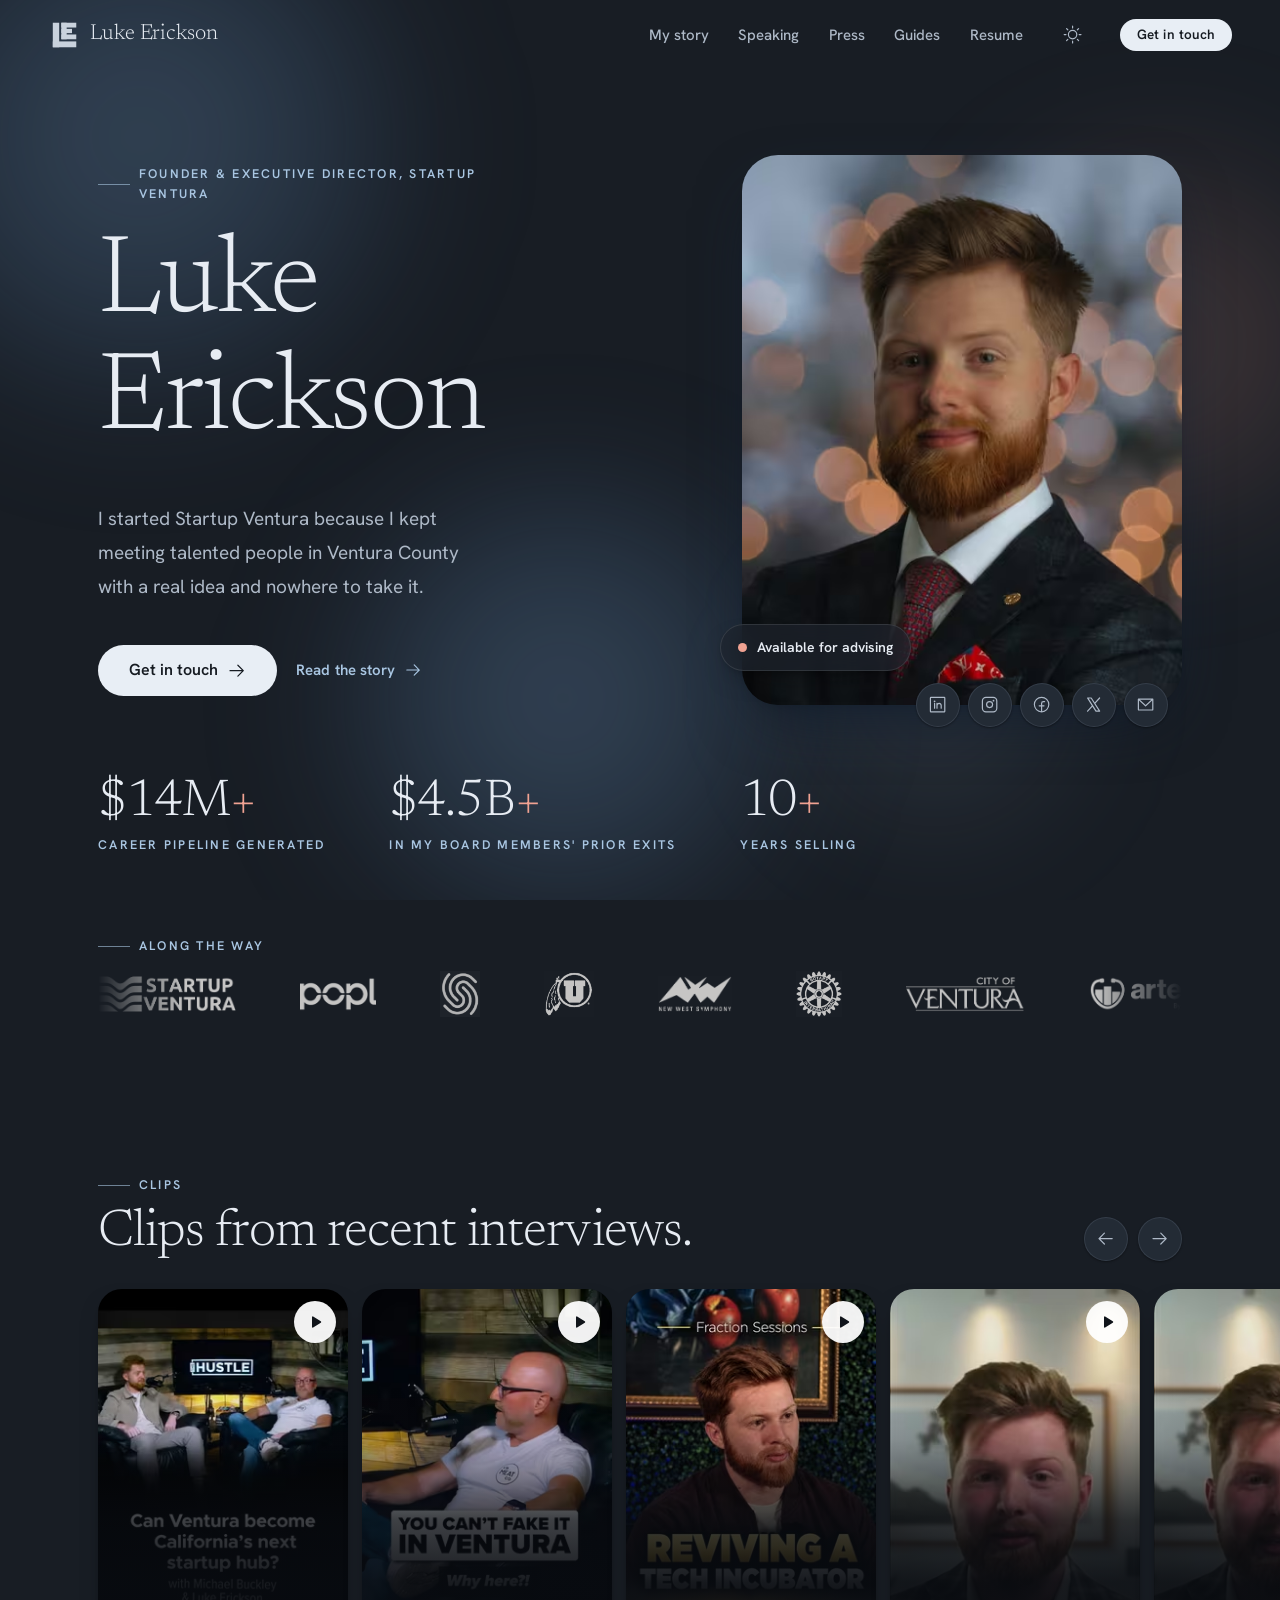
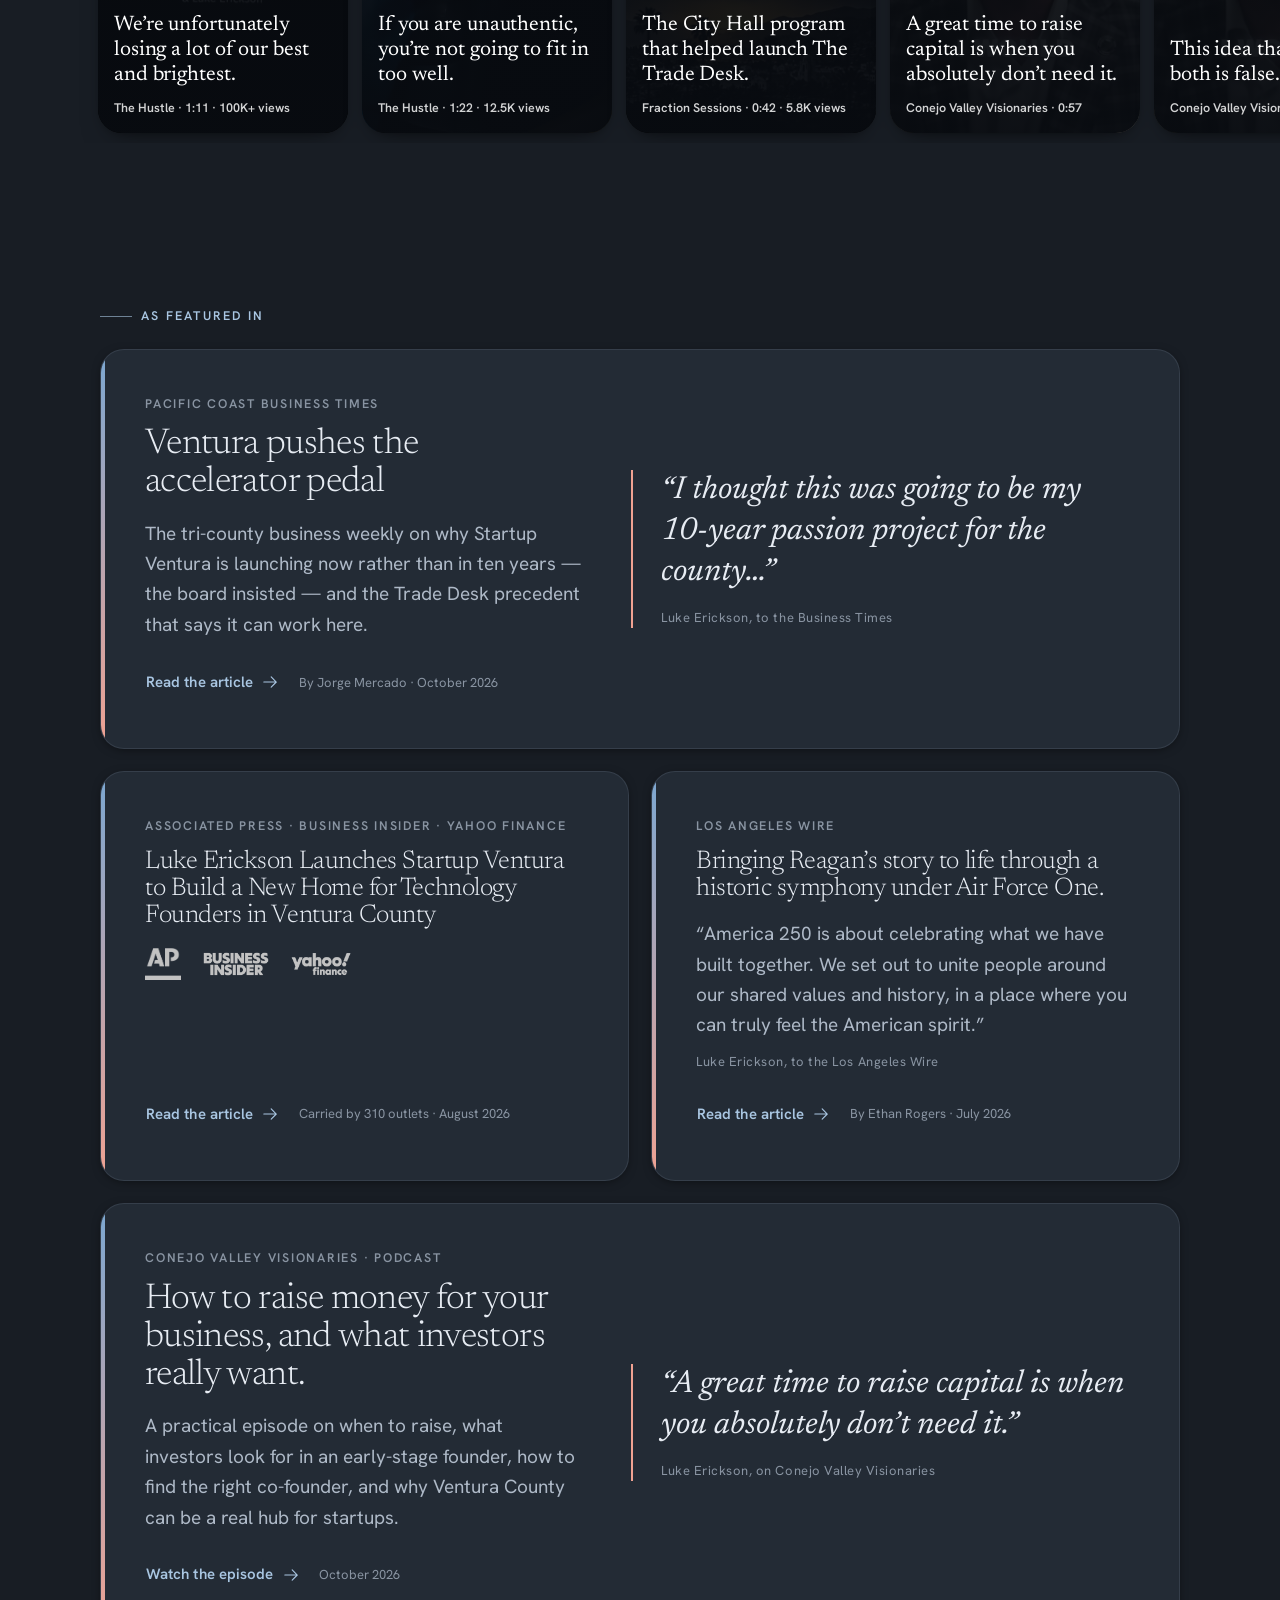
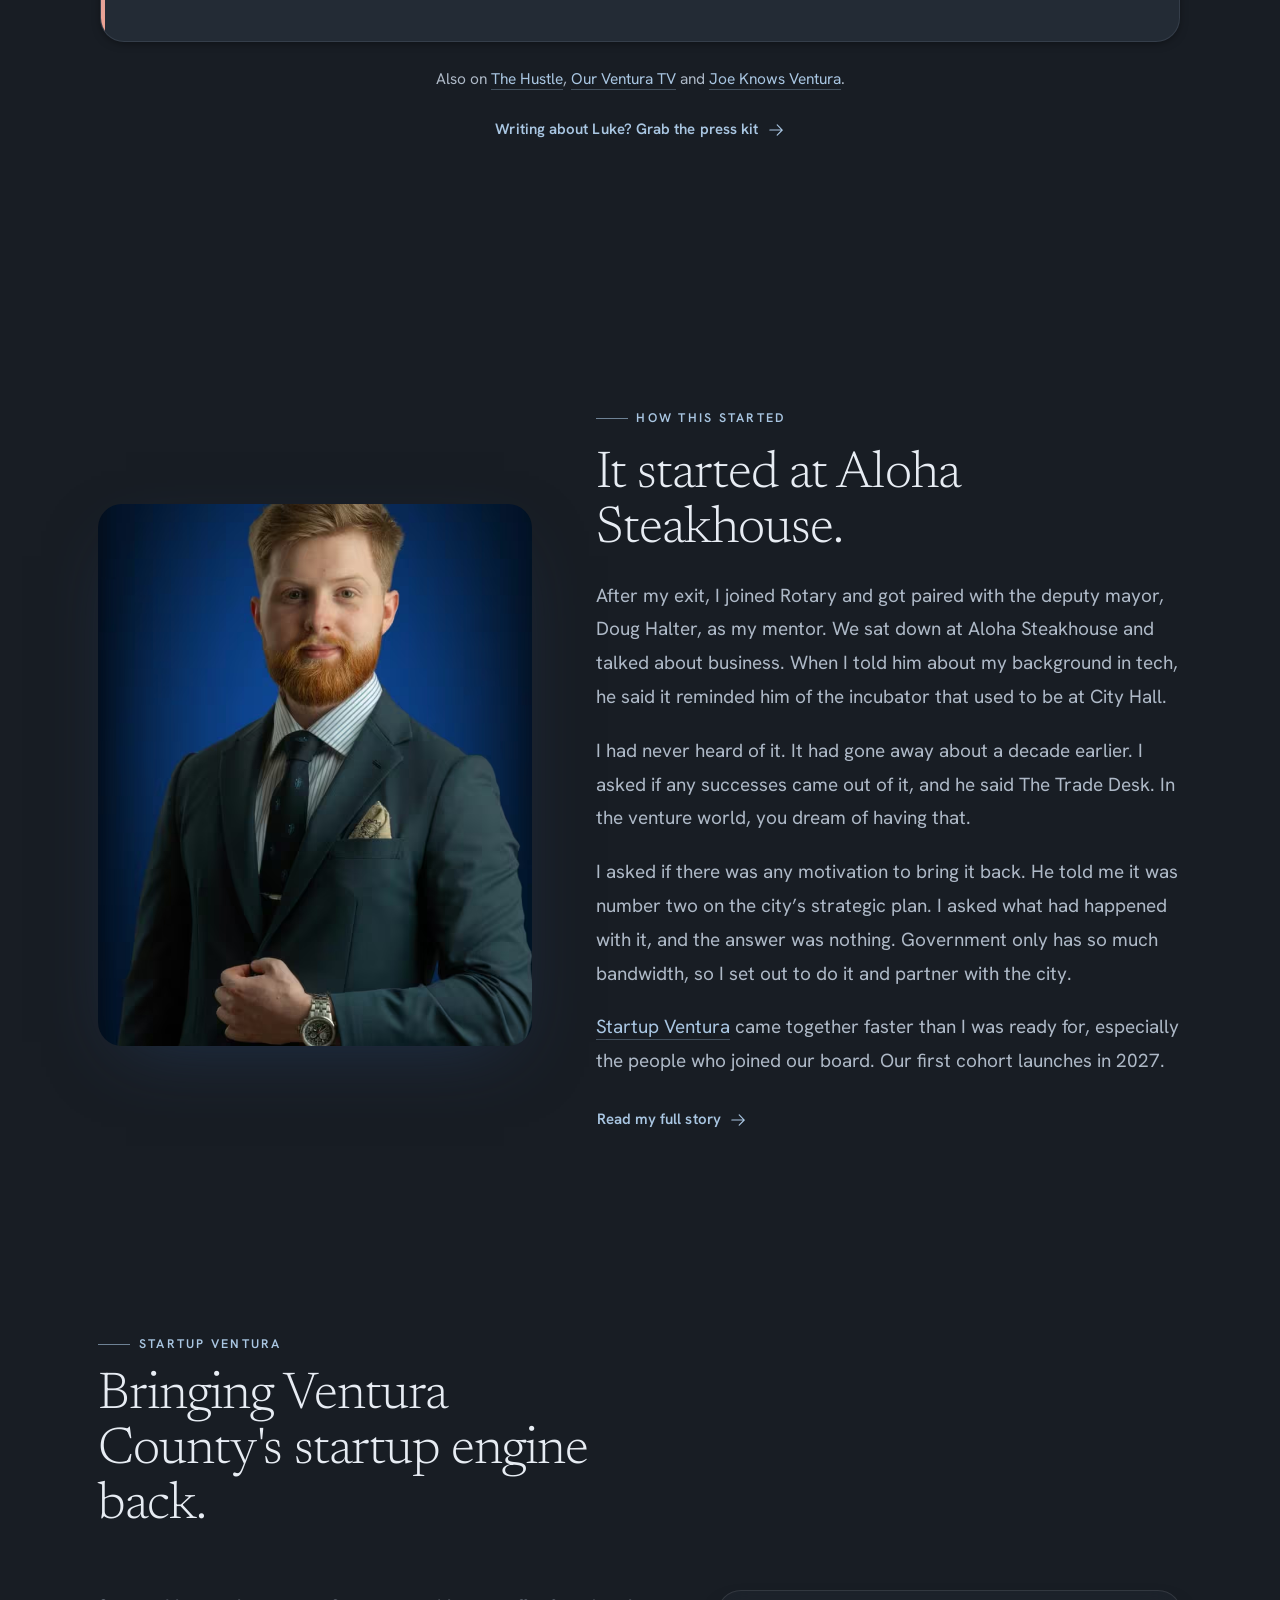
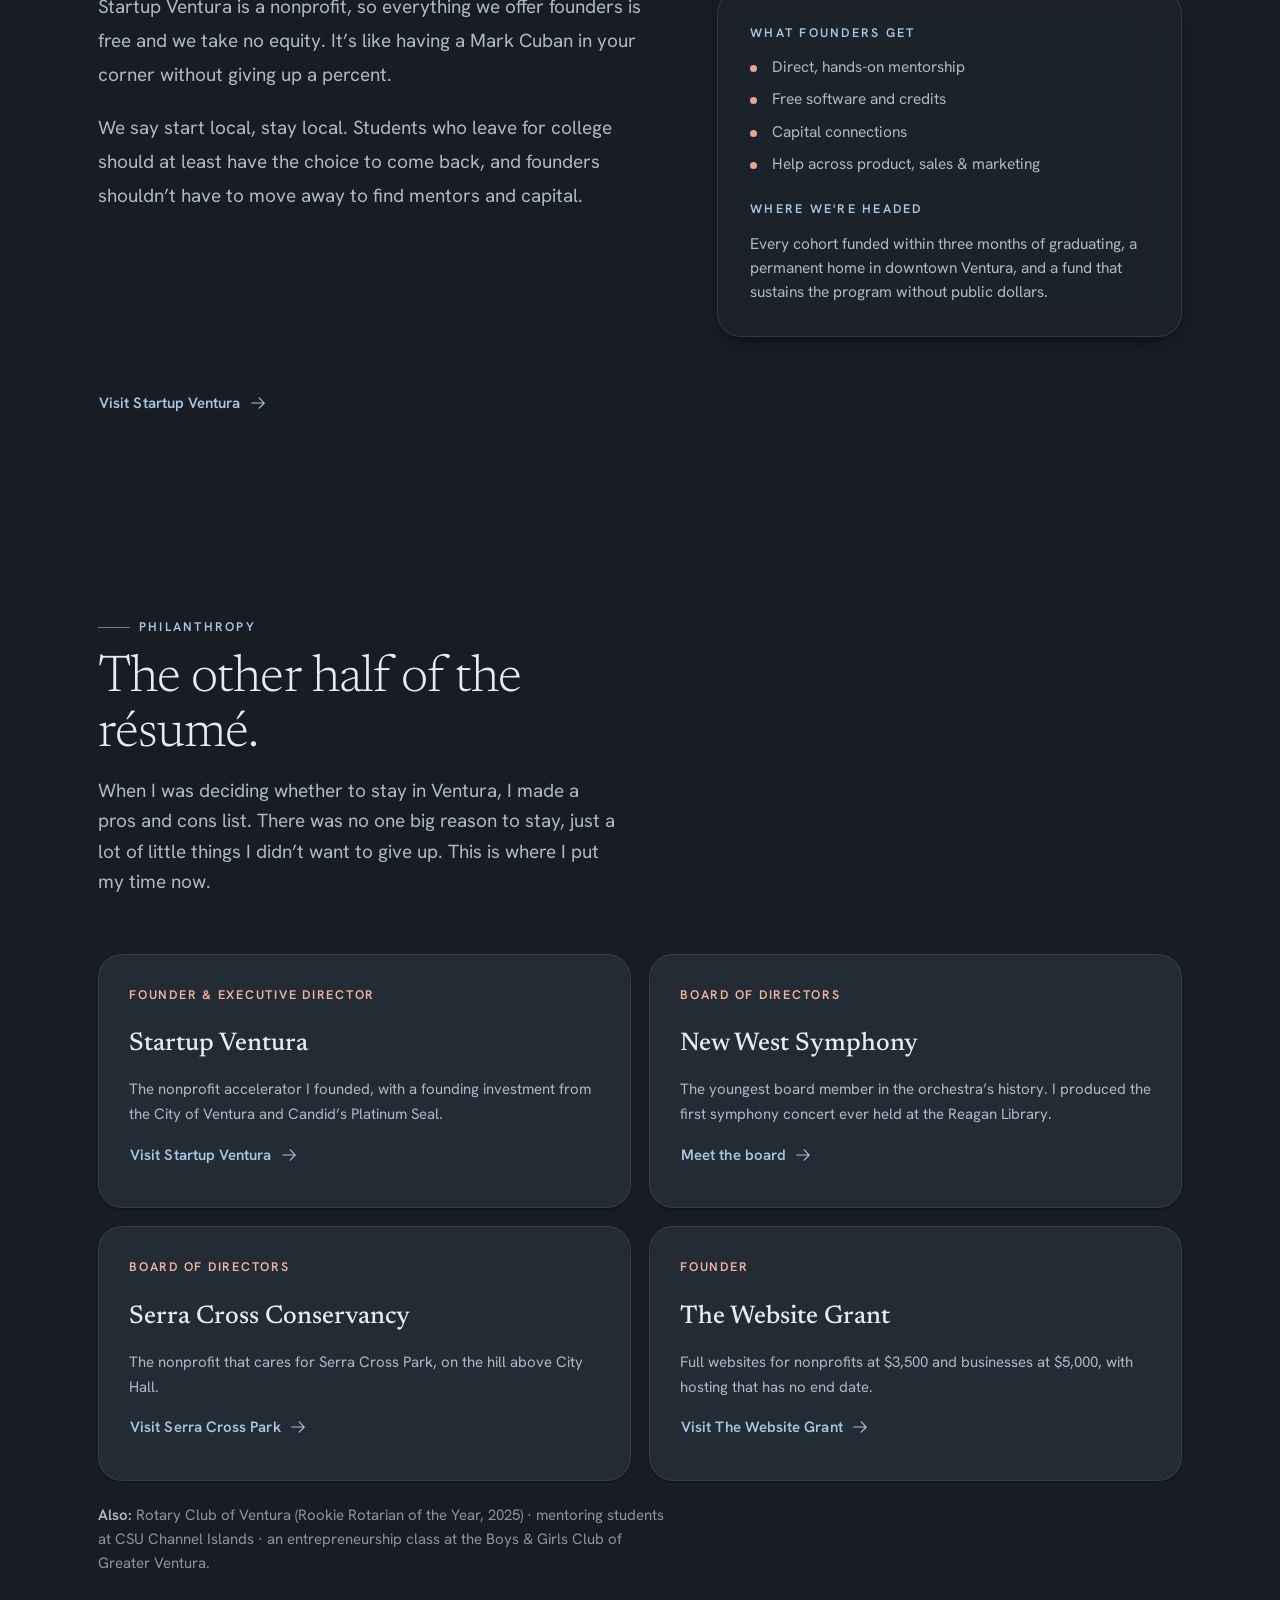
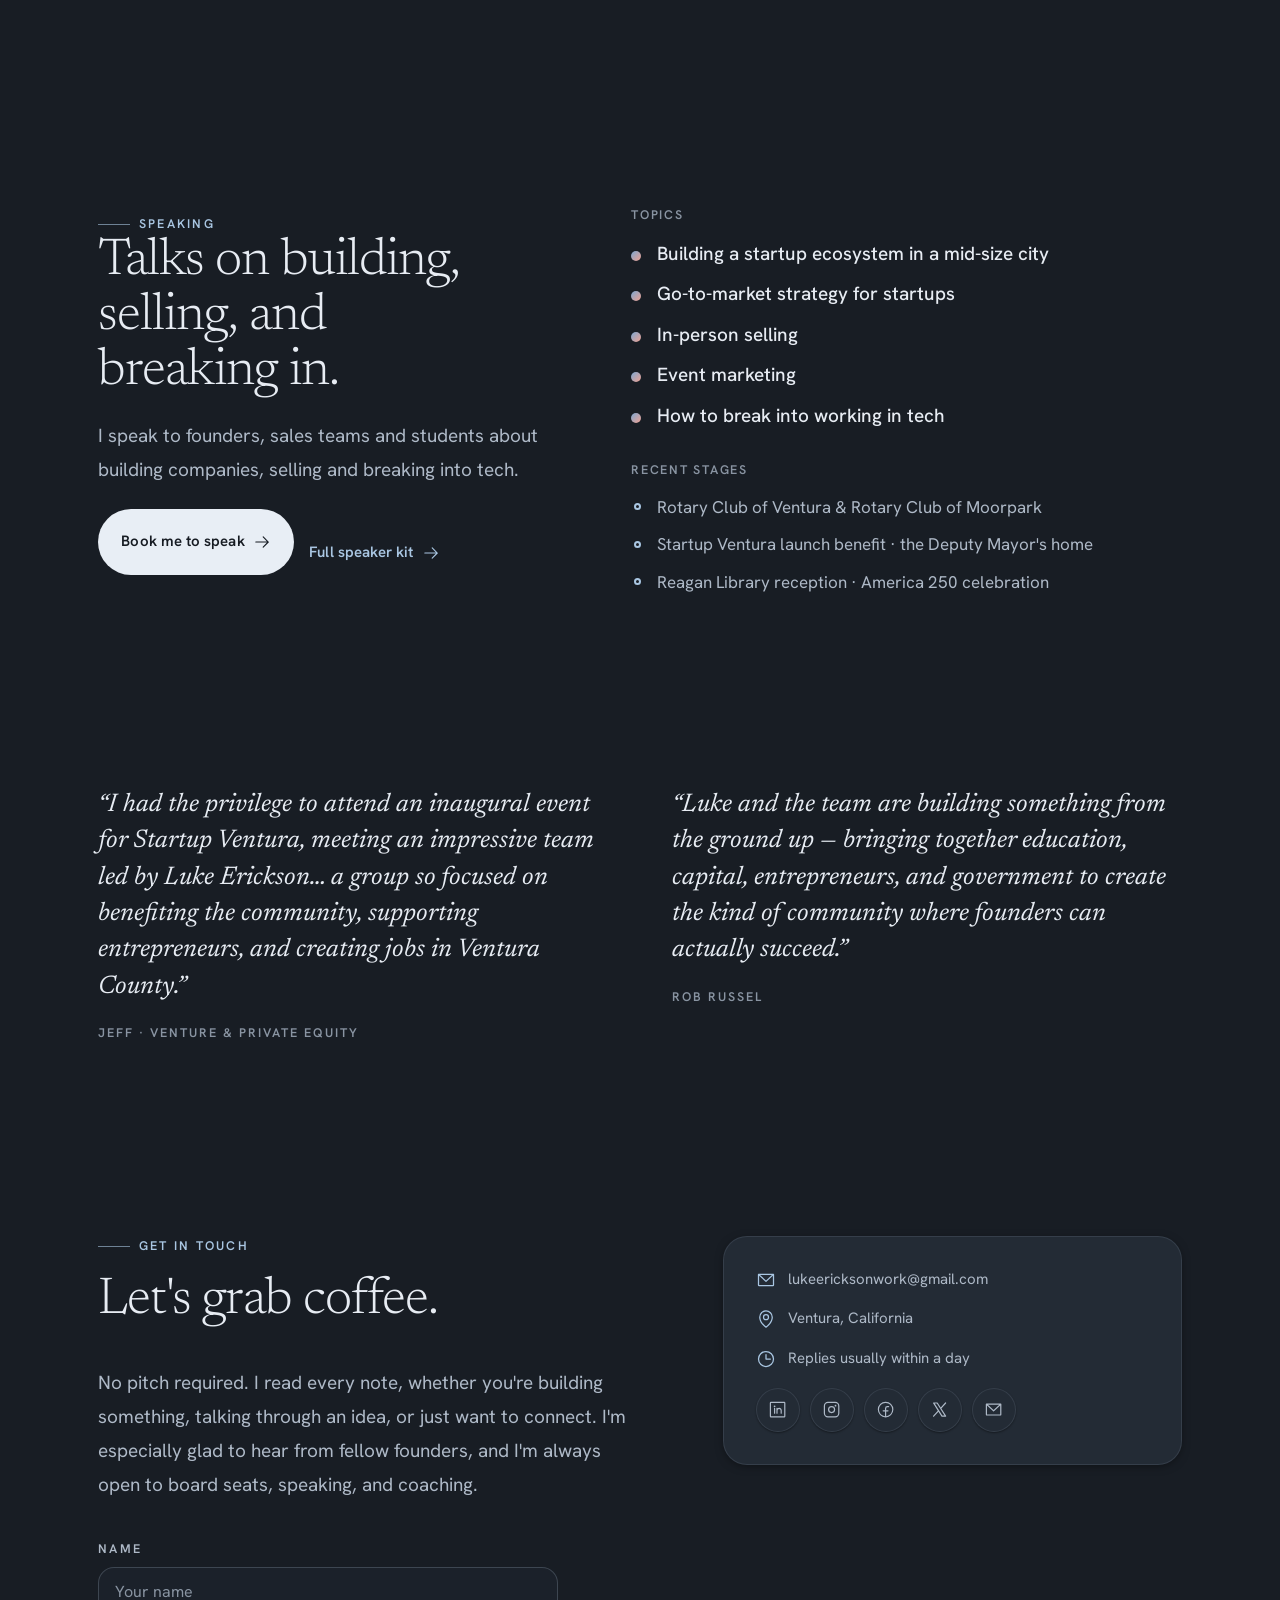
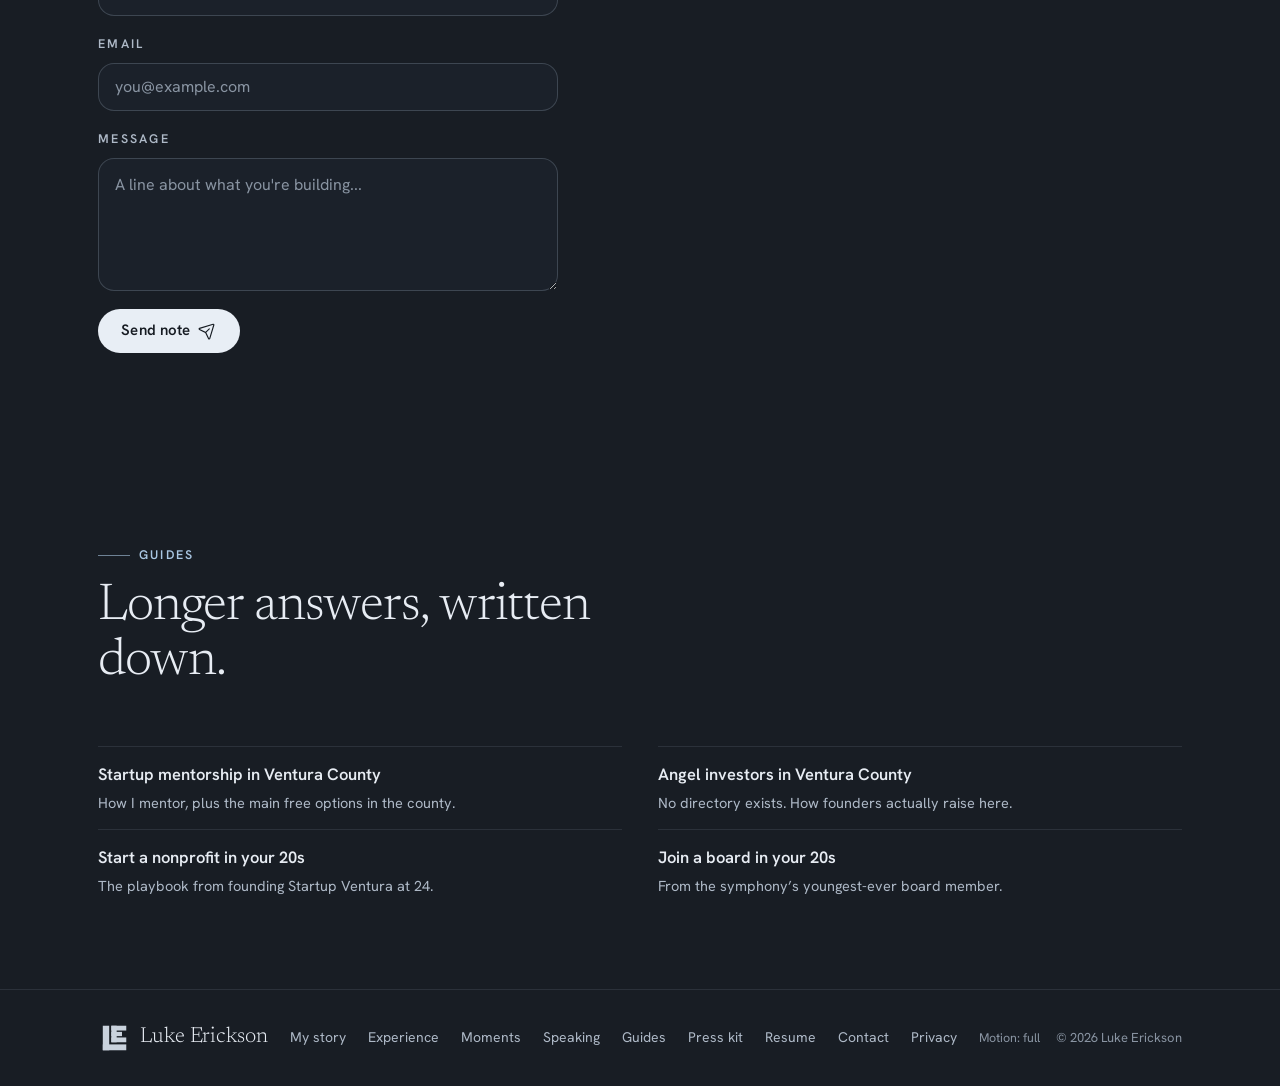
<file: index.html>
<!DOCTYPE html>
<html lang="en" data-theme="dark">
<head>
<meta charset="UTF-8" />
<meta name="viewport" content="width=device-width, initial-scale=1" />

<!-- No-flash theme + motion: applied before first paint -->
<script>
(function(){try{var t=localStorage.getItem('luke-theme')||'dark';document.documentElement.setAttribute('data-theme',t);}catch(e){document.documentElement.setAttribute('data-theme','dark');}
try{var m=localStorage.getItem('luke-motion');if(!m){m=window.matchMedia&&window.matchMedia('(prefers-reduced-motion: reduce)').matches?'still':'rich';}document.documentElement.setAttribute('data-motion',m);}catch(e){document.documentElement.setAttribute('data-motion','rich');}})();
</script>
<style>html[data-theme="dark"]{background:#181D24}html[data-theme="light"]{background:#F7F9FC}</style>

<title>Luke Erickson | Founder, Startup Ventura</title>
<meta name="description" content="Luke Erickson is the founder and executive director of Startup Ventura, a 501(c)(3) tech accelerator in Ventura County, California." />
<link rel="canonical" href="https://lukeerickson.com/" />
<meta name="robots" content="index, follow, max-image-preview:large, max-snippet:-1" />
<meta name="author" content="Luke Erickson" />
<meta name="theme-color" content="#181D24" />

<!-- Open Graph -->
<meta property="og:type" content="website" />
<meta property="og:site_name" content="Luke Erickson" />
<meta property="og:title" content="Luke Erickson | Founder, Startup Ventura" />
<meta property="og:description" content="Entrepreneur and founder of Startup Ventura, a 501(c)(3) tech accelerator in Ventura County, California." />
<meta property="og:url" content="https://lukeerickson.com/" />
<meta property="og:image" content="https://lukeerickson.com/assets/og/luke-erickson-og.jpg" />
<meta property="og:image:width" content="1200" />
<meta property="og:image:height" content="630" />
<meta property="og:image:alt" content="Luke Erickson" />
<!-- Twitter -->
<meta name="twitter:card" content="summary_large_image" />
<meta name="twitter:title" content="Luke Erickson | Founder, Startup Ventura" />
<meta name="twitter:description" content="Entrepreneur and founder of Startup Ventura, a 501(c)(3) tech accelerator in Ventura County, California." />
<meta name="twitter:image" content="https://lukeerickson.com/assets/og/luke-erickson-og.jpg" />

<!-- Preload above-the-fold assets -->
<link rel="preload" as="image" type="image/avif" imagesrcset="assets/img/luke-erickson-hero-480.avif 480w, assets/img/luke-erickson-hero-720.avif 720w, assets/img/luke-erickson-hero-960.avif 960w" imagesizes="(max-width:880px) 340px, 440px" fetchpriority="high" />
<link rel="preload" as="font" type="font/woff2" href="assets/fonts/newsreader-300.woff2" crossorigin />
<link rel="preload" as="font" type="font/woff2" href="assets/fonts/hanken-grotesk-400.woff2" crossorigin />
<style data-inline-css>
/* ============================================================
   Luke Erickson — lukeerickson.com
   Full design system (ported verbatim from the approved
   "Luke Erickson Design System" handoff) + page styles.
   Light + dark themes. Default theme is dark (set on <html>).
   ============================================================ */

/* ---------------- Webfonts (self-hosted, swap) ---------------- */
@font-face{font-family:'Newsreader';font-style:normal;font-weight:300;font-display:swap;src:url('/assets/fonts/newsreader-300.woff2') format('woff2');}
@font-face{font-family:'Newsreader';font-style:normal;font-weight:400;font-display:swap;src:url('/assets/fonts/newsreader-400.woff2') format('woff2');}
@font-face{font-family:'Newsreader';font-style:normal;font-weight:500;font-display:swap;src:url('/assets/fonts/newsreader-500.woff2') format('woff2');}
@font-face{font-family:'Newsreader';font-style:italic;font-weight:300;font-display:swap;src:url('/assets/fonts/newsreader-300-italic.woff2') format('woff2');}
@font-face{font-family:'Newsreader';font-style:italic;font-weight:400;font-display:swap;src:url('/assets/fonts/newsreader-400-italic.woff2') format('woff2');}
@font-face{font-family:'Hanken Grotesk';font-style:normal;font-weight:400;font-display:swap;src:url('/assets/fonts/hanken-grotesk-400.woff2') format('woff2');}
@font-face{font-family:'Hanken Grotesk';font-style:normal;font-weight:500;font-display:swap;src:url('/assets/fonts/hanken-grotesk-500.woff2') format('woff2');}
@font-face{font-family:'Hanken Grotesk';font-style:normal;font-weight:600;font-display:swap;src:url('/assets/fonts/hanken-grotesk-600.woff2') format('woff2');}
@font-face{font-family:'Hanken Grotesk';font-style:normal;font-weight:700;font-display:swap;src:url('/assets/fonts/hanken-grotesk-700.woff2') format('woff2');}

/* ============================ TOKENS (light) ============================ */
:root{
  --white:#FFFFFF;--sky-0:#F7F9FC;--sky-50:#FBFCFE;--sky-100:#F1F5FA;--sky-150:#EAF0F7;--sky-200:#E1E9F2;--sky-300:#D2DDEA;
  --blue-700:#3F6E9E;--blue-600:#4A77A6;--blue-500:#7BA7D1;--blue-400:#9CBFDD;--blue-300:#BCD4E8;--blue-200:#D6E4F1;--blue-100:#E7F0F8;--blue-50:#F2F7FB;
  --coral-700:#C9745F;--coral-600:#DD8470;--coral-500:#F0A292;--coral-400:#F4B6A8;--coral-300:#F8CDC2;--coral-200:#FBDFD8;--coral-100:#FDECE7;
  --ink-900:#2A333E;--ink-800:#34404E;--ink-700:#44505F;--ink-600:#5B6675;--ink-500:#74808E;--ink-400:#8A94A1;--ink-300:#AAB3BF;--ink-200:#C9D0D9;--ink-100:#E4E9F0;

  --color-bg:var(--sky-0);--color-bg-tint:var(--sky-100);--color-surface:var(--white);--color-surface-sunken:var(--sky-100);--color-surface-translucent:rgba(255,255,255,.72);
  --color-border:var(--sky-200);--color-border-strong:var(--sky-300);
  --text-primary:var(--ink-800);--text-secondary:var(--ink-600);--text-muted:#69727F;--text-faint:var(--ink-400);
  --text-on-ink:#F4F7FB;--text-on-coral:var(--ink-900);
  --accent-blue:var(--blue-500);--accent-blue-ink:var(--blue-700);--accent-coral:var(--coral-500);--accent-coral-ink:#A35E4D;
  --logo-l:#5B6675;--logo-e:#5B6675;
  --link:var(--blue-700);--link-hover:#355E86;--focus-ring:rgba(123,167,209,.55);
  --color-bg-deep:var(--sky-150);--color-surface-2:var(--sky-50);--color-input-bg:var(--white);--glass-border:rgba(255,255,255,.6);--color-hover-surface:var(--sky-100);
  --btn-primary-bg:var(--ink-800);--btn-primary-fg:var(--text-on-ink);--btn-primary-bg-hover:var(--ink-900);
  --btn-secondary-bg:var(--white);--btn-secondary-bg-hover:var(--sky-50);
  --color-chip-bg:var(--blue-100);--color-chip-fg:var(--blue-700);--color-chip-bg-hover:var(--blue-200);
  --tag-neutral-bg:var(--sky-100);--tag-neutral-fg:var(--ink-700);--tag-neutral-border:var(--sky-200);
  --tag-blue-bg:var(--blue-100);--tag-blue-fg:var(--blue-700);--tag-coral-bg:var(--coral-100);--tag-coral-fg:#9C4A34;
  --cloud-blue:rgba(123,167,209,.22);--cloud-blue-soft:rgba(156,191,221,.16);--cloud-coral:rgba(240,162,146,.16);--cloud-coral-soft:rgba(244,182,168,.11);--cloud-white:rgba(255,255,255,.85);

  /* type */
  --font-display:'Newsreader','Iowan Old Style','Palatino Linotype','Times New Roman',serif;
  --font-sans:'Hanken Grotesk',system-ui,-apple-system,'Segoe UI',Helvetica,Arial,sans-serif;
  --font-mono:ui-monospace,'SF Mono',Menlo,Consolas,monospace;
  --fw-display-thin:200;--fw-display:300;--fw-display-book:400;--fw-regular:400;--fw-medium:500;--fw-semibold:600;--fw-bold:700;
  --text-display-2xl:clamp(3.5rem,2.1rem + 6vw,7rem);--text-display-xl:clamp(3rem,2rem + 4.6vw,5.5rem);
  --text-display-lg:clamp(2.5rem,1.85rem + 3.2vw,4.25rem);--text-display-md:clamp(2rem,1.55rem + 2.2vw,3.25rem);
  --text-h3:clamp(1.3rem,1.17rem + .65vw,1.6rem);
  --text-body-lg:1.1875rem;--text-body:1.0625rem;--text-body-sm:.9375rem;--text-caption:.8125rem;--text-eyebrow:.78125rem;
  --lh-display:1.06;--lh-tight:1.15;--lh-heading:1.22;--lh-snug:1.4;--lh-body:1.65;--lh-relaxed:1.78;
  --ls-display:-.018em;--ls-tight:-.01em;--ls-wide:.04em;--ls-eyebrow:.18em;

  /* spacing */
  --space-1:.25rem;--space-2:.5rem;--space-3:.75rem;--space-4:1rem;--space-5:1.25rem;--space-6:1.5rem;--space-8:2rem;--space-10:2.5rem;--space-12:3rem;--space-16:4rem;
  --page-gutter:clamp(1.25rem,5vw,3rem);

  /* effects */
  --radius-xs:6px;--radius-sm:10px;--radius-md:16px;--radius-lg:24px;--radius-xl:36px;--radius-2xl:48px;--radius-pill:999px;--radius-circle:50%;
  --shadow-xs:0 1px 2px rgba(80,110,150,.06);--shadow-sm:0 2px 10px -2px rgba(80,110,150,.10);
  --shadow-md:0 12px 28px -14px rgba(70,100,145,.20),0 2px 8px -4px rgba(70,100,145,.08);
  --shadow-lg:0 28px 56px -22px rgba(63,93,140,.26),0 8px 20px -14px rgba(63,93,140,.10);
  --shadow-xl:0 44px 90px -30px rgba(58,88,135,.30),0 14px 30px -18px rgba(58,88,135,.12);
  --shadow-soft:0 24px 70px -28px rgba(99,128,170,.30);--shadow-coral:0 24px 60px -26px rgba(225,140,118,.26);
  --ring-focus:0 0 0 3px var(--focus-ring);
  --blur-glass:16px;--blur-cloud:64px;
  --ease-out:cubic-bezier(.22,1,.36,1);--ease-in-out:cubic-bezier(.65,0,.35,1);--ease-soft:cubic-bezier(.4,0,.2,1);--ease-drift:cubic-bezier(.45,.05,.55,.95);
  --dur-fast:150ms;--dur-med:280ms;--dur-slow:520ms;--dur-drift:32s;
  --z-clouds:1;--z-content:2;--z-nav:50;
}

/* ============================ TOKENS (dark, default) ============================ */
[data-theme="dark"]{
  --color-bg:#181D24;--color-bg-deep:#0E1217;--color-bg-tint:#1E242D;--color-surface:#232B35;--color-surface-sunken:#14181E;--color-surface-2:#2A3340;
  --color-surface-translucent:rgba(31,38,47,.62);--color-input-bg:#1B212A;--glass-border:rgba(255,255,255,.10);
  --color-border:rgba(180,198,219,.12);--color-border-strong:rgba(180,198,219,.22);
  --text-primary:#E7ECF3;--text-secondary:#AEB9C7;--text-muted:#8994A2;--text-faint:#5E6A78;--text-on-coral:#20262E;
  --accent-blue:#8FB8DE;--accent-blue-ink:#A9C6E2;--accent-coral:#F0A292;--accent-coral-ink:#F2B3A6;
  --link:#A9C6E2;--link-hover:#C7DBEE;--focus-ring:rgba(143,184,222,.50);
  --logo-l:#C9D2DD;--logo-e:#C9D2DD;
  --btn-primary-bg:#E8EEF5;--btn-primary-fg:#161B22;--btn-primary-bg-hover:#FFFFFF;--btn-secondary-bg:var(--color-surface);--btn-secondary-bg-hover:var(--color-surface-2);
  --color-chip-bg:rgba(143,184,222,.15);--color-chip-fg:#BBD4EC;--color-chip-bg-hover:rgba(143,184,222,.24);--color-hover-surface:rgba(255,255,255,.06);
  --tag-neutral-bg:rgba(255,255,255,.06);--tag-neutral-fg:#C2CCD8;--tag-neutral-border:rgba(255,255,255,.09);
  --tag-blue-bg:rgba(143,184,222,.16);--tag-blue-fg:#BBD4EC;--tag-coral-bg:rgba(240,162,146,.16);--tag-coral-fg:#F4B6A8;
  --cloud-blue:rgba(123,167,209,.30);--cloud-blue-soft:rgba(96,140,190,.20);--cloud-coral:rgba(240,162,146,.18);--cloud-coral-soft:rgba(228,150,135,.12);--cloud-white:rgba(176,203,230,.16);
  --shadow-xs:0 1px 2px rgba(0,0,0,.40);--shadow-sm:0 2px 10px -2px rgba(0,0,0,.50);
  --shadow-md:0 12px 28px -14px rgba(0,0,0,.60),0 2px 8px -4px rgba(0,0,0,.40);
  --shadow-lg:0 28px 56px -22px rgba(0,0,0,.65),0 8px 20px -14px rgba(0,0,0,.50);
  --shadow-xl:0 44px 90px -30px rgba(0,0,0,.70),0 14px 30px -18px rgba(0,0,0,.55);
  --shadow-soft:0 24px 70px -28px rgba(40,70,110,.55);--shadow-coral:0 24px 60px -26px rgba(0,0,0,.50);
}

/* ============================ BASE ============================ */
*,*::before,*::after{box-sizing:border-box;}
html{scroll-behavior:smooth;-webkit-text-size-adjust:100%;}
body{
  margin:0;background:var(--color-bg);color:var(--text-primary);
  font-family:var(--font-sans);font-size:var(--text-body);line-height:var(--lh-body);
  -webkit-font-smoothing:antialiased;text-rendering:optimizeLegibility;overflow-x:hidden;
}
img,svg{display:block;max-width:100%;}
a{color:var(--link);text-decoration:none;}
:focus-visible{outline:2px solid var(--accent-blue-ink);outline-offset:2px;border-radius:4px;}
.skip-link{position:absolute;left:-9999px;top:0;background:var(--btn-primary-bg);color:var(--btn-primary-fg);padding:.7rem 1.1rem;border-radius:var(--radius-pill);z-index:200;font-weight:600;}
.skip-link:focus{left:16px;top:16px;}
.visually-hidden{position:absolute!important;width:1px;height:1px;padding:0;margin:-1px;overflow:hidden;clip:rect(0 0 0 0);white-space:nowrap;border:0;}

/* ============================ TYPE HELPERS ============================ */
.ds-display{font-family:var(--font-display);font-weight:var(--fw-display);line-height:var(--lh-display);letter-spacing:var(--ls-display);color:var(--text-primary);margin:0;}
.ds-eyebrow{font-family:var(--font-sans);font-weight:var(--fw-semibold);font-size:var(--text-eyebrow);letter-spacing:var(--ls-eyebrow);text-transform:uppercase;color:var(--accent-blue-ink);display:inline-flex;align-items:center;gap:.7em;}
.ds-eyebrow--line::before{content:"";width:2rem;height:1px;background:currentColor;opacity:.6;flex:none;}
.ds-prose{font-size:var(--text-body-lg);line-height:var(--lh-relaxed);color:var(--text-secondary);}
.ds-prose p{margin:0;}
.ds-prose p+p{margin-top:1.05em;}
.ds-link{color:var(--link);text-decoration:none;border-bottom:1px solid color-mix(in srgb,var(--link) 30%,transparent);transition:color var(--dur-fast) var(--ease-soft),border-color var(--dur-fast) var(--ease-soft);}
.ds-link:hover{color:var(--link-hover);border-bottom-color:var(--link-hover);}

/* ============================ ICONS ============================ */
.icon{width:1.2em;height:1.2em;fill:currentColor;flex:none;}

/* ============================ BUTTON ============================ */
.ds-btn{display:inline-flex;align-items:center;justify-content:center;gap:.55em;font-family:var(--font-sans);font-weight:var(--fw-semibold);font-size:.9375rem;line-height:1;letter-spacing:.005em;padding:.75rem 1.4rem;border-radius:var(--radius-pill);border:1px solid transparent;background:transparent;color:var(--text-primary);cursor:pointer;white-space:nowrap;text-decoration:none;transition:background var(--dur-fast) var(--ease-soft),color var(--dur-fast) var(--ease-soft),border-color var(--dur-fast) var(--ease-soft),box-shadow var(--dur-med) var(--ease-out),transform var(--dur-med) var(--ease-out);}
.ds-btn:focus-visible{outline:none;box-shadow:var(--ring-focus);}
.ds-btn__icon{display:inline-flex;font-size:1.15em;line-height:0;}
.ds-btn__icon .icon{width:1.05em;height:1.05em;}
.ds-btn--sm{padding:.5rem 1rem;font-size:.84375rem;}
.ds-btn--lg{padding:.95rem 1.85rem;font-size:1rem;}
.ds-btn--primary{background:var(--btn-primary-bg);color:var(--btn-primary-fg);}
.ds-btn--primary:hover{background:var(--btn-primary-bg-hover);transform:translateY(-1px);box-shadow:var(--shadow-md);}
.ds-btn--primary:active{transform:translateY(0) scale(.99);box-shadow:var(--shadow-sm);}
.ds-btn--coral{background:var(--accent-coral);color:var(--text-on-coral);}
.ds-btn--coral:hover{background:var(--coral-400);transform:translateY(-1px);box-shadow:var(--shadow-coral);}
.ds-btn--soft{background:var(--color-chip-bg);color:var(--color-chip-fg);}
.ds-btn--soft:hover{background:var(--color-chip-bg-hover);}
.ds-btn--secondary{background:var(--btn-secondary-bg);color:var(--text-primary);border-color:var(--color-border-strong);}
.ds-btn--secondary:hover{background:var(--btn-secondary-bg-hover);transform:translateY(-1px);box-shadow:var(--shadow-sm);}
.ds-btn--ghost{background:transparent;color:var(--text-primary);}
.ds-btn--ghost:hover{background:var(--color-hover-surface);}
.ds-btn--link{background:transparent;color:var(--link);padding-inline:0;border-radius:0;}
.ds-btn--link:hover{color:var(--link-hover);}
.ds-btn--link .ds-btn__icon{transition:transform var(--dur-med) var(--ease-out);}
.ds-btn--link:hover .ds-btn__icon{transform:translateX(3px);}

/* ============================ ICON BUTTON ============================ */
.ds-iconbtn{display:inline-grid;place-items:center;width:2.75rem;height:2.75rem;border-radius:var(--radius-circle);border:1px solid transparent;background:transparent;color:var(--text-secondary);cursor:pointer;font-size:1.2rem;line-height:0;transition:background var(--dur-fast) var(--ease-soft),color var(--dur-fast) var(--ease-soft),border-color var(--dur-fast) var(--ease-soft),box-shadow var(--dur-med) var(--ease-out);}
.ds-iconbtn:hover{background:var(--color-hover-surface);color:var(--text-primary);}
.ds-iconbtn:focus-visible{outline:none;box-shadow:var(--ring-focus);}
.ds-iconbtn .icon{width:1.2rem;height:1.2rem;}
.ds-iconbtn--soft{background:var(--color-surface);border-color:var(--color-border);box-shadow:var(--shadow-xs);}
.ds-iconbtn--soft:hover{border-color:var(--color-border-strong);color:var(--text-primary);}

/* ============================ TAG ============================ */
.ds-tag{display:inline-flex;align-items:center;gap:.4em;font-family:var(--font-sans);font-weight:var(--fw-semibold);font-size:.8125rem;letter-spacing:.01em;line-height:1;padding:.4rem .75rem;border-radius:var(--radius-pill);border:1px solid transparent;white-space:nowrap;}
.ds-tag--neutral{background:var(--tag-neutral-bg);color:var(--tag-neutral-fg);border-color:var(--tag-neutral-border);}
.ds-tag--blue{background:var(--tag-blue-bg);color:var(--tag-blue-fg);}
.ds-tag--coral{background:var(--tag-coral-bg);color:var(--tag-coral-fg);}
.ds-tag--outline{background:transparent;color:var(--text-secondary);border-color:var(--color-border-strong);}
.ds-tag--sm{font-size:.75rem;padding:.25rem .6rem;}

/* ============================ CARD ============================ */
.ds-card{position:relative;background:var(--color-surface);border:1px solid var(--color-border);border-radius:var(--radius-lg);padding:var(--space-8);box-shadow:var(--shadow-sm);transition:transform var(--dur-med) var(--ease-out),box-shadow var(--dur-med) var(--ease-out),border-color var(--dur-med) var(--ease-out);}
.ds-card--raised{box-shadow:var(--shadow-md);}
.ds-card--glass{background:var(--color-surface-translucent);backdrop-filter:blur(var(--blur-glass));-webkit-backdrop-filter:blur(var(--blur-glass));border-color:var(--glass-border);box-shadow:var(--shadow-md);}
.ds-card--interactive{cursor:pointer;}
.ds-card--interactive:hover{transform:translateY(-3px);box-shadow:var(--shadow-lg);border-color:transparent;}

/* ============================ INPUT / FIELD ============================ */
.ds-field{display:flex;flex-direction:column;gap:.5rem;}
.ds-field__label{font-family:var(--font-sans);font-weight:var(--fw-semibold);font-size:var(--text-eyebrow);letter-spacing:var(--ls-eyebrow);text-transform:uppercase;color:var(--text-secondary);}
.ds-input{width:100%;font-family:var(--font-sans);font-size:1rem;color:var(--text-primary);background:var(--color-input-bg);border:1px solid var(--color-border-strong);border-radius:var(--radius-md);padding:.8rem 1rem;transition:border-color var(--dur-fast) var(--ease-soft),box-shadow var(--dur-fast) var(--ease-soft),background var(--dur-fast) var(--ease-soft);}
.ds-input::placeholder{color:var(--text-muted);}
.ds-input:focus{outline:none;border-color:var(--accent-blue);box-shadow:var(--ring-focus);}
textarea.ds-input{resize:vertical;min-height:7rem;line-height:var(--lh-body);}

/* ============================ STAT ============================ */
.ds-stat{display:flex;flex-direction:column;gap:.35rem;}
.ds-stat__num{font-family:var(--font-display);font-weight:var(--fw-display);font-size:var(--text-display-md);line-height:1;letter-spacing:var(--ls-display);color:var(--text-primary);}
.ds-stat__num em{font-style:normal;color:var(--accent-coral);}
.ds-stat__label{font-family:var(--font-sans);font-weight:var(--fw-semibold);font-size:var(--text-eyebrow);letter-spacing:var(--ls-eyebrow);text-transform:uppercase;color:var(--accent-blue-ink);}

/* ============================ DIVIDER ============================ */
.ds-divider{height:1px;border:0;background:var(--color-border);margin:0;}

/* ============================ WORDMARK / MONOGRAM ============================ */
.ds-wordmark{display:inline-flex;align-items:center;gap:.6rem;font-family:var(--font-display);color:var(--text-primary);text-decoration:none;line-height:1;}
.ds-wordmark__mark{display:block;flex:none;width:32px;height:32px;}
.ds-wordmark__name{font-weight:var(--fw-display);font-size:1.35rem;letter-spacing:var(--ls-tight);white-space:nowrap;}
.ds-monogram .le-l{fill:var(--logo-l);}
.ds-monogram .le-e{fill:var(--logo-e);}

/* ============================ ATMOSPHERE / CLOUDS ============================ */
.ds-sky{position:relative;isolation:isolate;background:var(--color-bg);}
.ds-sky__field{position:fixed;inset:0;z-index:var(--z-clouds);overflow:hidden;pointer-events:none;}
.ds-sky__content{position:relative;z-index:var(--z-content);}
.ds-cloud{position:absolute;border-radius:50%;filter:blur(var(--blur-cloud));will-change:transform;transform:translateZ(0);}
.ds-cloud--blue{background:radial-gradient(circle at 50% 45%,var(--cloud-blue) 0%,var(--cloud-blue-soft) 42%,transparent 70%);}
.ds-cloud--coral{background:radial-gradient(circle at 50% 50%,var(--cloud-coral) 0%,var(--cloud-coral-soft) 45%,transparent 72%);}
.ds-cloud--white{background:radial-gradient(circle at 50% 45%,var(--cloud-white) 0%,rgba(255,255,255,.5) 40%,transparent 70%);}
[data-theme="dark"] .ds-cloud--white{background:radial-gradient(circle at 50% 45%,var(--cloud-white) 0%,rgba(176,203,230,.08) 40%,transparent 70%);}
@keyframes ds-drift-a{0%{transform:translate3d(0,var(--py,0px),0) scale(1);}100%{transform:translate3d(4%,calc(var(--py,0px) - 3%),0) scale(1.06);}}
@keyframes ds-drift-b{0%{transform:translate3d(0,var(--py,0px),0) scale(1.04);}100%{transform:translate3d(-5%,calc(var(--py,0px) + 2%),0) scale(1);}}
@keyframes ds-drift-c{0%{transform:translate3d(0,var(--py,0px),0) scale(1);}100%{transform:translate3d(3%,calc(var(--py,0px) + 4%),0) scale(1.08);}}
.ds-drift-a{animation:ds-drift-a var(--dur-drift) var(--ease-drift) infinite alternate;}
.ds-drift-b{animation:ds-drift-b calc(var(--dur-drift) * 1.25) var(--ease-drift) infinite alternate;}
.ds-drift-c{animation:ds-drift-c calc(var(--dur-drift) * 1.55) var(--ease-drift) infinite alternate;}

/* ============================ LAYOUT ============================ */
.container{width:100%;max-width:1180px;margin:0 auto;padding-inline:clamp(20px,5vw,48px);}
.container--narrow{max-width:760px;}
.section{position:relative;padding-block:clamp(64px,9vw,132px);}
.section--tight{padding-block:clamp(40px,6vw,80px);}
section[id]{scroll-margin-top:80px;}
picture{display:contents;}
.section__head{display:flex;flex-direction:column;gap:14px;margin-bottom:clamp(32px,5vw,56px);max-width:52ch;}

/* ============================ HEADER / NAV ============================ */
.site-header{position:sticky;top:0;z-index:var(--z-nav);}
.site-header__inner{display:flex;align-items:center;justify-content:space-between;gap:16px;padding:13px clamp(20px,5vw,48px);background:transparent;border-bottom:1px solid transparent;transition:background var(--dur-med) var(--ease-soft),border-color var(--dur-med) var(--ease-soft);}
.site-header.is-scrolled .site-header__inner{background:var(--color-surface-translucent);backdrop-filter:blur(16px);-webkit-backdrop-filter:blur(16px);border-bottom-color:var(--color-border);}
.site-nav{display:flex;align-items:center;gap:clamp(10px,2vw,28px);}
.site-nav__links{display:flex;align-items:center;gap:clamp(10px,2vw,28px);}
.nav-link{background:none;border:0;cursor:pointer;font-family:var(--font-sans);font-weight:500;font-size:15px;color:var(--text-secondary);padding:6px 2px;white-space:nowrap;transition:color var(--dur-fast) var(--ease-soft);text-decoration:none;}
.nav-link:hover,.nav-link:focus-visible{color:var(--text-primary);}
.nav-toggle{display:none;}

/* ============================ HERO ============================ */
.hero{padding-top:clamp(40px,7vw,84px);padding-bottom:clamp(40px,6vw,72px);}
.hero__grid{display:grid;grid-template-columns:1.05fr .95fr;gap:clamp(32px,5vw,72px);align-items:center;}
.hero__copy{display:flex;flex-direction:column;align-items:flex-start;gap:22px;max-width:38ch;}
.hero__name{font-size:var(--text-display-2xl);}
.hero__lead{max-width:42ch;}
.hero__cta{display:flex;align-items:center;gap:18px;flex-wrap:wrap;}
.hero__media{position:relative;justify-self:end;width:100%;max-width:440px;will-change:transform;}
.hero__photo{width:100%;aspect-ratio:4/5;height:auto;object-fit:cover;border-radius:var(--radius-xl);box-shadow:var(--shadow-soft),var(--shadow-lg);background:var(--color-surface-sunken);}
.hero__chip{position:absolute;left:-22px;bottom:34px;display:inline-flex;align-items:center;gap:10px;padding:11px 17px;border-radius:var(--radius-pill);font-size:14px;font-weight:600;color:var(--text-primary);}
.hero__chip-dot{width:9px;height:9px;border-radius:50%;background:var(--accent-coral);box-shadow:0 0 0 0 var(--accent-coral);animation:chipPulse 2.6s var(--ease-soft) infinite;}
@keyframes chipPulse{0%{box-shadow:0 0 0 0 rgba(240,162,146,.5);}70%{box-shadow:0 0 0 9px rgba(240,162,146,0);}100%{box-shadow:0 0 0 0 rgba(240,162,146,0);}}
.hero__socials{position:absolute;right:14px;bottom:-22px;display:flex;gap:8px;}
.hero__stats{display:flex;gap:clamp(28px,5vw,64px);flex-wrap:wrap;margin-top:clamp(40px,6vw,72px);}

/* ============================ MARQUEE ============================ */
.marquee-wrap{margin-top:clamp(40px,6vw,72px);}
.marquee{overflow:hidden;-webkit-mask-image:linear-gradient(90deg,transparent,#000 8%,#000 92%,transparent);mask-image:linear-gradient(90deg,transparent,#000 8%,#000 92%,transparent);}
.marquee__track{display:flex;align-items:center;gap:clamp(28px,4vw,52px);width:max-content;animation:marquee 38s linear infinite;}
.marquee:hover .marquee__track,.marquee:focus-within .marquee__track{animation-play-state:paused;}
.marquee__item{font-family:var(--font-display);font-weight:var(--fw-display-book);font-size:clamp(1.05rem,.9rem + .6vw,1.45rem);color:var(--text-muted);white-space:nowrap;letter-spacing:.01em;}
.marquee__dot{width:5px;height:5px;border-radius:50%;background:var(--accent-coral);opacity:.7;flex:none;}
/* Logo variant: white-silhouette PNGs (alpha = shape), tinted per theme via filter */
.marquee__track--logos{list-style:none;margin:0;padding:0;gap:clamp(34px,5vw,64px);}
.marquee__logo{flex:none;display:flex;align-items:center;}
.marquee__logo img{display:block;height:clamp(30px,2.8vw,40px);width:auto;opacity:.88;transition:opacity .25s ease;}
[data-theme="dark"] .marquee__logo img{filter:brightness(0) invert(.86) sepia(.05) saturate(.5);}
[data-theme="light"] .marquee__logo img{filter:brightness(0) invert(.38) sepia(.12) saturate(.7);}
.marquee__logo:hover img{opacity:1;}
/* Square marks (One Tap, Rotary, Utah) read small at cap-height; give them a touch more */
.marquee__logo img[alt="One Tap"],.marquee__logo img[alt="Rotary Club of Ventura"],.marquee__logo img[alt="University of Utah"]{height:clamp(38px,3.6vw,50px);}
@keyframes marquee{from{transform:translateX(0);}to{transform:translateX(-50%);}}

/* ============================ ABOUT ============================ */
.about__grid{display:grid;grid-template-columns:.85fr 1.15fr;gap:clamp(32px,5vw,72px);align-items:center;}
.about__photo{width:100%;aspect-ratio:4/5;height:auto;object-fit:cover;border-radius:var(--radius-lg);box-shadow:var(--shadow-soft);background:var(--color-surface-sunken);}
.about__body{display:flex;flex-direction:column;align-items:flex-start;gap:20px;}
.about__tags{display:flex;gap:10px;flex-wrap:wrap;}

/* ============================ EXPERIENCE TIMELINE ============================ */
.xp{list-style:none;margin:0;padding:0;}
.xp__item{display:grid;grid-template-columns:58px 1fr;gap:clamp(16px,2.5vw,26px);padding:clamp(22px,3vw,30px) 0;border-top:1px solid var(--color-border);}
.xp__item:first-child{border-top:0;padding-top:0;}
.xp__tile{width:58px;height:58px;border-radius:var(--radius-md);background:var(--color-surface-2);border:1px solid var(--color-border);display:grid;place-items:center;color:var(--accent-blue-ink);}
.xp__tile .icon{width:27px;height:27px;}
.xp__body{min-width:0;display:flex;flex-direction:column;gap:8px;}
.xp__head{display:flex;align-items:baseline;justify-content:space-between;gap:16px;flex-wrap:wrap;}
.xp__role{font-family:var(--font-display);font-weight:var(--fw-display);font-size:clamp(1.35rem,1.1rem + .9vw,1.7rem);line-height:1.12;letter-spacing:-.015em;color:var(--text-primary);margin:0;}
.xp__dates{font-family:var(--font-mono);font-size:13px;color:var(--text-muted);white-space:nowrap;}
.xp__org{font-size:14.5px;color:var(--accent-blue-ink);font-weight:var(--fw-semibold);}
.xp__org .xp__loc{color:var(--text-muted);font-weight:var(--fw-regular);}
.xp__org a{color:inherit;text-decoration:none;border-bottom:1px solid color-mix(in srgb,currentColor 35%,transparent);transition:border-color var(--dur-fast) var(--ease-soft);}
.xp__org a:hover{border-bottom-color:currentColor;}
.xp__desc{font-size:15.5px;line-height:1.6;color:var(--text-secondary);margin:.2em 0 0;max-width:62ch;}
.xp__tags{display:flex;gap:8px;flex-wrap:wrap;margin-top:4px;}
.xp__more{margin-top:clamp(28px,4vw,44px);}

/* ============================ GALLERY ============================ */
.gallery{columns:3;column-gap:16px;}
.gallery__item{break-inside:avoid;margin:0 0 16px;position:relative;border-radius:var(--radius-md);overflow:hidden;box-shadow:var(--shadow-md);cursor:pointer;outline:none;display:block;background:var(--color-surface-sunken);}
.gallery__item img{width:100%;height:auto;display:block;transition:transform .6s var(--ease-out);}
.gallery__item:hover img,.gallery__item:focus-visible img{transform:scale(1.045);}
.gallery__item:focus-visible{outline:none;box-shadow:var(--shadow-md),var(--ring-focus);}
.gallery__cap{position:absolute;left:0;right:0;bottom:0;margin:0;padding:34px 16px 14px;font-family:var(--font-sans);font-size:13px;font-weight:600;letter-spacing:.01em;color:#fff;background:linear-gradient(to top,rgba(8,11,16,.82),rgba(8,11,16,.35) 55%,transparent);opacity:0;transform:translateY(10px);transition:opacity var(--dur-med) var(--ease-soft),transform var(--dur-med) var(--ease-out);}
.gallery__item:hover .gallery__cap,.gallery__item:focus-visible .gallery__cap{opacity:1;transform:none;}
/* Touch devices have no hover: show captions always so mobile keeps the credibility context */
@media (hover:none){.gallery__cap{opacity:1;transform:none;}}

/* ============================ CONTACT ============================ */
.contact__grid{display:grid;grid-template-columns:1.1fr .9fr;gap:clamp(36px,5vw,72px);align-items:start;}
.contact__copy{display:flex;flex-direction:column;align-items:flex-start;gap:18px;}
.contact__form{display:flex;flex-direction:column;gap:18px;width:100%;max-width:460px;}
.contact__aside{display:flex;flex-direction:column;gap:22px;}
.contact__card{display:flex;flex-direction:column;gap:18px;}
.contact__line{display:flex;align-items:flex-start;gap:12px;color:var(--text-secondary);font-size:15px;line-height:1.45;}
.contact__line .icon{width:20px;height:20px;flex:none;margin-top:1px;color:var(--accent-blue-ink);}
.contact__socials{display:flex;gap:10px;}
[hidden]{display:none!important;}
.contact__success{display:flex;gap:14px;align-items:center;}
.contact__success .icon{width:28px;height:28px;color:var(--accent-blue-ink);}

/* ============================ FOOTER ============================ */
.footer{border-top:1px solid var(--color-border);}
.footer__row{display:flex;align-items:center;justify-content:space-between;gap:20px;flex-wrap:wrap;padding-block:32px;}
.footer__nav{display:flex;gap:22px;flex-wrap:wrap;}
.footer__nav a{font-family:var(--font-sans);font-size:14px;color:var(--text-secondary);}
.footer__nav a:hover{color:var(--text-primary);}
.footer__copy{font-size:13px;color:var(--text-muted);}
.footer__meta{display:flex;align-items:center;gap:16px;flex-wrap:wrap;}
.motion-toggle{background:none;border:0;cursor:pointer;font-family:var(--font-sans);font-size:12.5px;color:var(--text-muted);display:inline-flex;align-items:center;gap:6px;padding:4px 0;}
.motion-toggle:hover{color:var(--text-secondary);}

/* ============================ RESUME PAGE ============================ */
.resume-page .container{max-width:1000px;}
.resume-hero{padding-top:clamp(40px,7vw,80px);padding-bottom:clamp(24px,4vw,48px);}
.resume-hero__grid{display:grid;grid-template-columns:1fr auto;gap:24px;align-items:end;}
.resume-hero__name{font-size:var(--text-display-xl);}
.resume-hero__role{color:var(--accent-blue-ink);font-weight:var(--fw-semibold);font-size:var(--text-body-lg);margin-top:8px;}
.resume-hero__contact{display:flex;flex-wrap:wrap;gap:8px 20px;margin-top:14px;color:var(--text-secondary);font-size:14.5px;}
.resume-hero__contact a{color:var(--text-secondary);}
.resume-hero__contact a:hover{color:var(--text-primary);}
.resume-hero__actions{display:flex;flex-direction:column;gap:10px;align-items:flex-end;}
.resume-block{margin-top:clamp(36px,5vw,64px);}
.resume-block__title{font-family:var(--font-display);font-weight:var(--fw-display);font-size:var(--text-display-md);margin:0 0 6px;letter-spacing:var(--ls-display);}
.edu{display:flex;flex-direction:column;gap:4px;padding:clamp(18px,2.5vw,24px) 0;border-top:1px solid var(--color-border);}
.edu:first-of-type{border-top:0;}
.edu__deg{font-family:var(--font-display);font-weight:var(--fw-display);font-size:1.4rem;line-height:1.15;color:var(--text-primary);}
.edu__school{color:var(--accent-blue-ink);font-weight:var(--fw-semibold);font-size:14.5px;}
.skills{display:flex;flex-direction:column;gap:18px;}
.skills__group{display:flex;flex-direction:column;gap:10px;}
.skills__label{font-size:var(--text-eyebrow);letter-spacing:var(--ls-eyebrow);text-transform:uppercase;color:var(--text-muted);font-weight:var(--fw-semibold);}
.skills__tags{display:flex;gap:8px;flex-wrap:wrap;}

/* ============================ STORY / ABOUT-ME PAGE ============================ */
.story__crumb{font-size:13px;color:var(--text-muted);margin-bottom:22px;display:flex;gap:8px;align-items:center;}
.story__crumb a{color:var(--text-muted);}
.story__crumb a:hover{color:var(--text-secondary);}
.story__title{font-size:var(--text-display-xl);margin-top:14px;}
.story__dek{font-size:clamp(1.15rem,1rem + .6vw,1.5rem);line-height:1.5;color:var(--text-secondary);max-width:36ch;margin-top:20px;}
.story__hero{display:block;width:100%;max-width:340px;aspect-ratio:4/5;height:auto;object-fit:cover;border-radius:var(--radius-lg);box-shadow:var(--shadow-soft);background:var(--color-surface-sunken);margin:clamp(28px,4vw,44px) 0;}
.story__body{font-size:var(--text-body-lg);}
.story__body h2{font-family:var(--font-display);font-weight:var(--fw-display);font-size:clamp(1.5rem,1.2rem + 1.1vw,2.05rem);line-height:1.18;letter-spacing:var(--ls-display);color:var(--text-primary);margin:clamp(34px,4.5vw,52px) 0 .5em;}
.story__body p{margin:0;color:var(--text-secondary);line-height:var(--lh-relaxed);}
.story__body p + p{margin-top:1.1em;}
.story__body strong{color:var(--text-primary);font-weight:var(--fw-semibold);}
.story__cta{display:flex;align-items:center;justify-content:space-between;gap:clamp(20px,4vw,40px);flex-wrap:wrap;margin-top:clamp(48px,6vw,72px);padding:clamp(28px,4vw,40px);}
.story__cta-actions{display:flex;flex-direction:column;gap:16px;align-items:flex-start;}
.story__back{margin-top:clamp(28px,4vw,40px);}
.story__credo{margin:clamp(36px,5vw,56px) 0 0;padding-left:22px;border-left:3px solid var(--accent-coral);}
.story__credo blockquote{font-family:var(--font-display);font-weight:var(--fw-display-book);font-style:italic;font-size:clamp(1.3rem,1.1rem + 1vw,1.85rem);line-height:1.3;color:var(--text-primary);margin:0;}
.story__credo cite{display:block;margin-top:12px;font-style:normal;font-family:var(--font-sans);font-size:13px;letter-spacing:.04em;color:var(--text-muted);}

/* ============================ STARTUP VENTURA SECTION ============================ */
.sv-grid{display:grid;grid-template-columns:1.1fr .9fr;gap:clamp(28px,4vw,56px);align-items:start;}
.sv-card{display:flex;flex-direction:column;gap:24px;}
.sv-card__title{font-family:var(--font-sans);font-weight:var(--fw-semibold);font-size:var(--text-eyebrow);letter-spacing:var(--ls-eyebrow);text-transform:uppercase;color:var(--accent-blue-ink);margin:0 0 12px;}
.sv-list{list-style:none;margin:0;padding:0;display:flex;flex-direction:column;gap:10px;}
.sv-list li{position:relative;padding-left:22px;color:var(--text-secondary);font-size:15.5px;line-height:1.45;}
.sv-list li::before{content:"";position:absolute;left:0;top:9px;width:7px;height:7px;border-radius:50%;background:var(--accent-coral);}
.sv-card__vision{margin:0;color:var(--text-secondary);font-size:15.5px;line-height:1.55;}
@media (max-width:760px){.sv-grid{grid-template-columns:1fr;}}

/* ============================ TESTIMONIAL QUOTES ============================ */
.quotes{display:grid;grid-template-columns:1fr 1fr;gap:clamp(28px,5vw,64px);}
.quote{margin:0;display:flex;flex-direction:column;}
.quote__text{font-size:clamp(1.2rem,1rem + .8vw,1.6rem);line-height:1.42;font-style:italic;font-weight:var(--fw-display-book);color:var(--text-primary);margin:0;letter-spacing:0;}
.quote__by{margin-top:18px;font-size:12.5px;letter-spacing:.16em;text-transform:uppercase;color:var(--text-muted);font-weight:var(--fw-semibold);}
@media (max-width:760px){.quotes{grid-template-columns:1fr;gap:34px;}}

/* ============================ GALLERY LIGHTBOX ============================ */
.lightbox{position:fixed;inset:0;z-index:200;display:none;align-items:center;justify-content:center;padding:clamp(16px,5vw,56px);background:rgba(8,11,16,.9);backdrop-filter:blur(8px);-webkit-backdrop-filter:blur(8px);}
.lightbox.is-open{display:flex;}
.lightbox__fig{margin:0;max-width:min(94vw,1100px);display:flex;flex-direction:column;align-items:center;gap:14px;}
.lightbox__img{max-width:100%;max-height:82vh;width:auto;height:auto;border-radius:var(--radius-md);box-shadow:var(--shadow-xl);background:var(--color-surface-sunken);}
.lightbox__cap{color:#fff;font-size:14px;font-weight:600;letter-spacing:.01em;text-align:center;font-family:var(--font-sans);}
.lightbox__close{position:absolute;top:clamp(12px,3vw,28px);right:clamp(12px,3vw,28px);width:44px;height:44px;border-radius:50%;border:0;background:rgba(255,255,255,.14);color:#fff;font-size:26px;line-height:1;cursor:pointer;display:grid;place-items:center;}
.lightbox__close:hover{background:rgba(255,255,255,.24);}
.lightbox__close:focus-visible{outline:2px solid #fff;outline-offset:2px;}

/* ============================ ABOUT — CURRENTLY ============================ */
.about__now{display:flex;align-items:center;gap:9px;margin:2px 0 8px;font-size:var(--text-body-sm);color:var(--text-secondary);}
.about__now-label{position:relative;padding-left:18px;font-weight:600;color:var(--text-primary);}
.about__now-label::before{content:"";position:absolute;left:0;top:50%;transform:translateY(-50%);width:9px;height:9px;border-radius:50%;background:var(--accent-coral);box-shadow:0 0 0 4px var(--coral-100);}

/* ============================ SPEAKING ============================ */
.speak__grid{display:grid;grid-template-columns:minmax(0,.92fr) minmax(0,1.08fr);gap:clamp(28px,5vw,72px);align-items:start;}
@media (max-width:840px){.speak__grid{grid-template-columns:1fr;gap:34px;}}
.speak__intro .ds-btn{margin-top:22px;}
.speak__body{display:grid;gap:30px;}
.speak__label{margin:0 0 14px;font-family:var(--font-sans);font-size:var(--text-eyebrow);letter-spacing:.14em;text-transform:uppercase;color:var(--text-muted);font-weight:600;}
.speak__list{list-style:none;margin:0;padding:0;display:grid;gap:12px;}
.speak__list li{position:relative;padding-left:26px;color:var(--text-secondary);font-size:var(--text-body);line-height:1.5;}
.speak__list--topics li{font-size:var(--text-body-lg);font-weight:500;color:var(--text-primary);}
.speak__list--topics li::before{content:"";position:absolute;left:0;top:.6em;width:10px;height:10px;border-radius:50%;background:linear-gradient(135deg,var(--blue-500),var(--coral-500));}
.speak__list--stages li::before{content:"";position:absolute;left:3px;top:.5em;width:7px;height:7px;border-radius:50%;border:2px solid var(--accent-blue-ink);}

/* ============================ FAQ ============================ */
.faq{max-width:780px;margin:clamp(28px,4vw,46px) auto 0;display:grid;gap:14px;}
.faq__item{border:1px solid var(--color-border);border-radius:var(--radius-md);background:var(--color-surface);box-shadow:var(--shadow-xs);transition:border-color .2s ease,box-shadow .2s ease;}
.faq__item[open]{border-color:var(--color-border-strong);box-shadow:var(--shadow-sm);}
.faq__q{cursor:pointer;list-style:none;padding:20px clamp(20px,3vw,26px);font-family:var(--font-display);font-weight:500;font-size:var(--text-h3);color:var(--text-primary);display:flex;justify-content:space-between;align-items:center;gap:18px;}
.faq__q::-webkit-details-marker{display:none;}
.faq__q::after{content:"";flex:none;width:11px;height:11px;border-right:2px solid var(--accent-blue-ink);border-bottom:2px solid var(--accent-blue-ink);transform:rotate(45deg);transition:transform .25s ease;margin-top:-3px;}
.faq__item[open] .faq__q::after{transform:rotate(-135deg);margin-top:3px;}
.faq__q:focus-visible{outline:2px solid var(--accent-blue-ink);outline-offset:3px;border-radius:var(--radius-sm);}
.faq__a{padding:0 clamp(20px,3vw,26px) 22px;color:var(--text-secondary);font-size:var(--text-body);line-height:1.65;}
.faq__a p{margin:0;max-width:64ch;}

/* ============================ PRESS ============================ */
.press{max-width:1080px;margin:0 auto;}
.press__grid{display:grid;grid-template-columns:repeat(auto-fit,minmax(380px,1fr));gap:22px;margin-top:22px;align-items:stretch;}
@media (max-width:880px){.press__grid{grid-template-columns:1fr;}}
.press__grid .press__card{margin-top:0;display:flex;flex-direction:column;}
.press__grid .press__headline{font-size:var(--text-h3);max-width:none;}
.press__grid .press__meta{margin-top:auto;}
.press__player{margin:0 0 20px;}
.press__player iframe{display:block;width:100%;height:auto;aspect-ratio:16/9;border:0;border-radius:12px;background:var(--color-surface-sunken);}
.press__card{margin-top:22px;padding:clamp(26px,4vw,44px);border:1px solid var(--color-border);border-radius:var(--radius-lg);background:var(--color-surface);box-shadow:var(--shadow-sm);position:relative;overflow:hidden;}
.press__card::before{content:"";position:absolute;top:0;left:0;bottom:0;width:4px;background:linear-gradient(180deg,var(--blue-500),var(--coral-500));}
.press__outlet{font-family:var(--font-sans);font-size:var(--text-eyebrow);letter-spacing:.14em;text-transform:uppercase;color:var(--text-muted);font-weight:600;margin-bottom:12px;}
.press__headline{font-size:var(--text-display-md);margin:0 0 16px;max-width:24ch;}
.press__headline-link{color:var(--text-primary);text-decoration:none;transition:color .2s ease;}
.press__headline-link:hover{color:var(--accent-blue-ink);}
.press__quote{color:var(--text-secondary);font-size:var(--text-body-lg);line-height:1.6;max-width:60ch;margin:0 0 20px;}
.press__meta{display:flex;align-items:center;gap:18px;flex-wrap:wrap;}
.press__date{font-size:var(--text-caption);color:var(--text-muted);}
/* featured (full-row) card: copy left, player right; stacks on mobile */
.press__grid .press__card--wide{grid-column:1/-1;display:grid;grid-template-columns:minmax(0,1fr) minmax(0,1.15fr);grid-template-rows:auto auto 1fr auto;grid-template-areas:"outlet player" "headline player" "quote player" "meta player";column-gap:clamp(24px,4vw,48px);align-items:start;}
.press__card--wide .press__outlet{grid-area:outlet;}
.press__card--wide .press__headline{grid-area:headline;font-size:clamp(1.5rem,1.2rem + 1.4vw,2.25rem);}
.press__card--wide .press__quote{grid-area:quote;}
.press__card--wide .press__player{grid-area:player;margin:0;align-self:center;}
.press__grid .press__card--wide .press__meta{grid-area:meta;margin-top:0;align-self:end;}
@media (max-width:880px){.press__grid .press__card--wide{grid-template-columns:1fr;grid-template-rows:auto;grid-template-areas:"outlet" "headline" "player" "quote" "meta";} .press__card--wide .press__player{margin:0 0 20px;}}
/* featured card with no player: a pull quote takes the right column */
.press__pull{grid-area:player;align-self:center;margin:0;padding-left:clamp(18px,2.4vw,28px);border-left:2px solid var(--coral-500);}
.press__pull p{font-family:var(--font-display);font-weight:var(--fw-display-book);font-style:italic;font-size:clamp(1.35rem,1.1rem + 1.2vw,2rem);line-height:1.28;color:var(--text-primary);margin:0;}
.press__pull cite{display:block;margin-top:14px;font-family:var(--font-sans);font-style:normal;font-size:var(--text-caption);letter-spacing:.04em;color:var(--text-muted);}
@media (max-width:880px){.press__pull{margin:4px 0 20px;}}
/* /speaking: secondary players side by side under the lead video */
.hear-grid{display:grid;grid-template-columns:repeat(auto-fit,minmax(260px,1fr));gap:18px;max-width:640px;}
.hear-grid .press__player{margin:0;}

/* ============================ AS-SEEN-IN STRIP (/press) ============================ */
.seen-row{display:flex;align-items:center;gap:clamp(30px,4.5vw,56px);flex-wrap:wrap;}
.seen-row img{display:block;height:34px;width:auto;opacity:.85;transition:opacity .25s ease;}
.seen-row img[alt="Associated Press"]{height:44px;}
[data-theme="dark"] .seen-row img{filter:brightness(0) invert(.86) sepia(.05) saturate(.5);}
[data-theme="light"] .seen-row img{filter:brightness(0) invert(.38) sepia(.12) saturate(.7);}
.seen-row a:hover img{opacity:1;}
.seen-row--card{gap:22px;margin:2px 0 20px;}
.seen-row--card img{height:24px;}
.seen-row--card img[alt="Associated Press"]{height:32px;}

/* ============================ KIT PAGES (/press, /speaking) ============================ */
.kit-stack{display:grid;gap:18px;}
.kit-grid{display:grid;grid-template-columns:1fr 1fr;gap:18px;align-items:start;}
.kit-grid--three{grid-template-columns:repeat(3,1fr);}
@media (max-width:840px){.kit-grid,.kit-grid--three{grid-template-columns:1fr;}}
.kit-card{padding:clamp(20px,3vw,30px);border:1px solid var(--color-border);border-radius:var(--radius-lg);background:var(--color-surface);box-shadow:var(--shadow-xs);}
.kit-label{margin:0 0 12px;font-family:var(--font-sans);font-size:var(--text-eyebrow);letter-spacing:.14em;text-transform:uppercase;color:var(--text-muted);font-weight:600;}
.bio-card{position:relative;padding-right:clamp(20px,3vw,30px);}
.bio-card .copy-btn{position:absolute;top:16px;right:16px;}
.bio-card__text p{margin:0 0 10px;color:var(--text-secondary);font-size:var(--text-body-sm);line-height:1.65;max-width:64ch;}
.bio-card__text p:last-child{margin-bottom:0;}
.headshot-card img{width:100%;height:auto;border-radius:var(--radius-md);display:block;margin-bottom:14px;}
.headshot-card__row{display:flex;justify-content:space-between;align-items:center;gap:12px;flex-wrap:wrap;font-size:var(--text-caption);color:var(--text-muted);}
.facts{list-style:none;margin:0;padding:0;display:grid;gap:10px;}
.facts li{font-size:var(--text-body-sm);color:var(--text-secondary);line-height:1.55;}
.facts b{display:block;font-family:var(--font-sans);font-size:var(--text-eyebrow);letter-spacing:.1em;text-transform:uppercase;color:var(--text-muted);font-weight:600;margin-bottom:1px;}
.coverage{list-style:none;margin:0;padding:0;display:grid;gap:14px;}
.coverage li{font-size:var(--text-body);line-height:1.55;max-width:70ch;}
.coverage__meta{display:block;font-size:var(--text-caption);color:var(--text-muted);margin-top:2px;}
.guide-card{display:flex;flex-direction:column;gap:6px;text-decoration:none;transition:border-color .2s ease,transform .2s ease,box-shadow .2s ease;}
.guide-card:hover{border-color:var(--color-border-strong);transform:translateY(-2px);box-shadow:var(--shadow-sm);}
.guide-card .ds-btn--link{margin-top:auto;align-self:flex-start;}
.talk__title{margin:0 0 8px;font-family:var(--font-display);font-weight:500;font-size:var(--text-h3);color:var(--text-primary);}
.talk__abs{margin:0;color:var(--text-secondary);font-size:var(--text-body-sm);line-height:1.65;max-width:66ch;}

/* ============================ REVEAL / MOTION ============================ */
.reveal-armed .reveal{opacity:0;transform:translateY(18px);transition:opacity .7s var(--ease-out),transform .7s var(--ease-out);}
.reveal-armed .reveal.is-visible{opacity:1;transform:none;}

/* motion: still — freeze everything */
[data-motion="still"] .ds-cloud{animation:none!important;}
[data-motion="still"] .hero__chip-dot{animation:none!important;}
[data-motion="still"] .marquee__track{animation:none!important;transform:none;}
[data-motion="still"] .marquee{-webkit-mask-image:none;mask-image:none;}
[data-motion="still"] .marquee__track{flex-wrap:wrap;width:auto;justify-content:center;row-gap:14px;}
/* motion: calm — drift stays, marquee stops & wraps */
[data-motion="calm"] .marquee__track{animation:none!important;flex-wrap:wrap;width:auto;justify-content:center;row-gap:14px;}
[data-motion="calm"] .marquee{-webkit-mask-image:none;mask-image:none;}

@media (prefers-reduced-motion:reduce){
  html{scroll-behavior:auto;}
  .ds-cloud{animation:none!important;}
  .hero__chip-dot{animation:none!important;}
  .marquee__track{animation:none!important;flex-wrap:wrap;width:auto;justify-content:center;row-gap:14px;}
  .marquee{-webkit-mask-image:none;mask-image:none;}
  .reveal-armed .reveal{opacity:1!important;transform:none!important;transition:none!important;}
  .hero__photo,.gallery__item img{transition:none!important;}
}

/* ============================ RESPONSIVE ============================ */
@media (max-width:880px){
  .hero__grid,.about__grid,.contact__grid{grid-template-columns:1fr;}
  .hero__media{justify-self:start;max-width:340px;order:-1;margin-bottom:18px;}
  .hero__chip{position:static;margin:14px 0 2px;}
  .hero__copy{max-width:none;}
  .about__photo{max-width:360px;}
  .resume-hero__grid{grid-template-columns:1fr;align-items:start;}
  .resume-hero__actions{align-items:flex-start;}
}
@media (max-width:900px){.gallery{columns:2;}}
/* Mid-width desktops: full nav still shows; drop the wordmark NAME and tighten gaps so seven links fit on one row */
@media (max-width:1120px) and (min-width:881px){.ds-wordmark__name{display:none;}.site-header .ds-wordmark{gap:0;}.site-nav,.site-nav__links{gap:clamp(10px,1.6vw,20px);}}
@media (max-width:880px){
  .site-nav__links{display:none;}
  .nav-toggle{display:inline-grid;}
  .site-header.nav-open .site-nav__links{display:flex;position:absolute;top:100%;right:clamp(20px,5vw,48px);flex-direction:column;align-items:flex-start;gap:14px;padding:18px 22px;background:var(--color-surface);border:1px solid var(--color-border);border-radius:var(--radius-lg);box-shadow:var(--shadow-lg);}
  .hero__socials{position:static;margin-top:18px;}
  .xp__head{gap:4px 16px;}
}
@media (max-width:560px){.gallery{columns:1;}.xp__item{grid-template-columns:1fr;}.xp__tile{display:none;}}
/* Small phones: drop the wordmark NAME (keep the LE monogram) so the header controls + hamburger always fit */
@media (max-width:440px){.ds-wordmark__name{display:none;}.site-header .ds-wordmark{gap:0;}}

/* ============================ PHILANTHROPY (home) ============================ */
.give-card .kit-label{color:var(--accent-coral-ink);}
.give-card .talk__title{margin-bottom:6px;}
.give-lede{max-width:58ch;margin:0;color:var(--text-secondary);font-size:var(--text-body-lg);line-height:1.6;}
.give-also{margin:22px 0 0;max-width:72ch;color:var(--text-muted);font-size:var(--text-body-sm);line-height:1.6;}
.give-also b{color:var(--text-secondary);font-weight:600;}

/* ---------------- Audit quick wins (2026-11-07) ---------------- */
.nav-link[aria-current="page"]{color:var(--text-primary);}
/* Copy buttons sit top-right of bio cards; keep labels clear of them */
.bio-card > .kit-label{padding-right:84px;}
/* Attribution under a press-card quote */
.press__by{margin:-10px 0 20px;font-family:var(--font-sans);font-size:var(--text-caption);letter-spacing:.04em;color:var(--text-muted);}
/* Closing "Get in touch" card on mentorship + guides; inline button under the mentorship intro */
.page-cta{margin-top:clamp(40px,5vw,56px);}
.page-cta__inline{margin:22px 0 8px;}
/* Press "Photos from the field": even 4:5 thumbnails centered on Luke (Download keeps the full photo) */
.field-grid{align-items:stretch;}
.field-grid .headshot-card{display:flex;flex-direction:column;}
.field-frame{aspect-ratio:4/5;margin-bottom:14px;border-radius:var(--radius-md);overflow:hidden;}
.field-frame picture{display:block;width:100%;height:100%;}
.field-frame img{width:100%;height:100%;object-fit:cover;margin:0;border-radius:0;}
.field-frame img[src*="popl-nasdaq"]{object-position:50% 85%;}
.field-frame img[src*="speaking"]{object-position:50% 30%;}
.field-grid .headshot-card__row{margin-top:auto;flex-direction:column;align-items:flex-start;}
/* Philanthropy cards: equal heights per row, links aligned at the bottom */
.kit-grid > .give-card{align-self:stretch;}
/* Phones: 44px minimum tap targets for nav, footer and button links */
@media (max-width:880px){
  .site-header .ds-wordmark,.footer .ds-wordmark{min-height:44px;min-width:44px;}
  .site-header.nav-open .site-nav__links{gap:2px;}
  .site-header.nav-open .nav-link{display:flex;align-items:center;min-height:44px;}
  .ds-btn--sm{min-height:44px;}
  .footer__nav{gap:0 22px;}
  .footer__nav a,.motion-toggle{display:inline-flex;align-items:center;min-height:44px;}
  a.contact__line{align-items:center;min-height:44px;}
  .seen-row a{display:inline-flex;align-items:center;min-height:44px;}
}
/* ---------------- Mobile homepage (2026-11-07, audit #1 and #2) ---------------- */
/* Phones: eyebrow, name, tagline and button come before the photo */
@media (max-width:880px){
  .hero__media{order:0;margin-bottom:0;}
}
/* Phones: two-column gallery, captions under each photo instead of over it */
@media (max-width:560px){
  .gallery{columns:2;column-gap:10px;}
  .gallery__item{margin-bottom:10px;}
  .gallery__cap{position:static;opacity:1;transform:none;padding:8px 10px 10px;font-size:12px;line-height:1.35;color:var(--text-secondary);background:none;}
}
/* Mid-page "Get in touch" band after Speaking and the testimonials */
.talk-band{margin-top:0;}
.talk-band h2{max-width:20ch;}

/* ---------------- Clips row and player (2026-11-09) ---------------- */
.clips__head{display:flex;align-items:flex-end;justify-content:space-between;gap:20px;margin-bottom:22px;}
.clips__head h2{margin:10px 0 0;}
.clips__arrows{display:none;gap:10px;flex:none;}
.clips__arrow--back svg{transform:rotate(180deg);}
.clips__row{--edge:max(clamp(20px,5vw,48px),calc((100vw - 1180px)/2 + clamp(20px,5vw,48px)));display:flex;gap:14px;overflow-x:auto;scroll-snap-type:x proximity;scroll-padding-inline:var(--edge);padding:6px var(--edge) 10px;scrollbar-width:none;}
.clips__row::-webkit-scrollbar{display:none;}
.clip{position:relative;flex:0 0 clamp(205px,58vw,250px);aspect-ratio:9/16;border-radius:var(--radius-lg);overflow:hidden;scroll-snap-align:start;display:block;background:var(--color-surface-sunken);box-shadow:var(--shadow-md);color:#fff;text-decoration:none;}
.clip picture,.clip img{position:absolute;inset:0;width:100%;height:100%;}
.clip img{object-fit:cover;transition:transform .6s var(--ease-out);}
.clip:hover img,.clip:focus-visible img{transform:scale(1.04);}
.clip:focus-visible{outline:none;box-shadow:var(--shadow-md),var(--ring-focus);}
.clip__shade{position:absolute;inset:0;background:linear-gradient(to top,rgba(8,11,16,.97) 0%,rgba(8,11,16,.93) 34%,rgba(8,11,16,.78) 48%,rgba(8,11,16,.25) 66%,rgba(8,11,16,0) 78%);}
.clip__play{position:absolute;top:12px;right:12px;display:grid;place-items:center;width:42px;height:42px;border-radius:50%;background:rgba(255,255,255,.94);color:#10141a;}
.clip__body{position:absolute;left:16px;right:16px;bottom:15px;display:flex;flex-direction:column;gap:9px;}
.clip__line{font-family:var(--font-display);font-size:21px;line-height:1.2;letter-spacing:-.005em;text-wrap:pretty;}
.clip__meta{font-family:var(--font-sans);font-size:12.5px;font-weight:600;color:rgba(255,255,255,.82);}
@media (hover:hover) and (min-width:881px){.clips__arrows{display:flex;}}
.reel-modal{position:fixed;inset:0;z-index:210;display:none;align-items:center;justify-content:center;gap:clamp(10px,2vw,28px);padding:clamp(8px,2vw,28px);background:rgba(8,11,16,.92);backdrop-filter:blur(8px);-webkit-backdrop-filter:blur(8px);}
.reel-modal.is-open{display:flex;}
.reel-modal__stage{display:flex;align-items:center;gap:32px;max-height:100%;}
.reel-modal__frame{position:relative;width:min(400px,calc(100vw - 16px));height:min(780px,calc(100dvh - 56px));border-radius:var(--radius-md);overflow:hidden;background:#000;}
.reel-modal__frame iframe{position:relative;display:block;width:100%;height:100%;border:0;}
.reel-modal__spin{position:absolute;left:50%;top:50%;width:34px;height:34px;margin:-17px 0 0 -17px;border-radius:50%;border:3px solid rgba(255,255,255,.25);border-top-color:#fff;animation:reelSpin .9s linear infinite;}
.reel-modal__frame:not(.is-loading) .reel-modal__spin{display:none;}
@keyframes reelSpin{to{transform:rotate(360deg);}}
.reel-modal__info{width:300px;color:#fff;display:flex;flex-direction:column;align-items:flex-start;gap:14px;}
.reel-modal__line{margin:0;font-family:var(--font-display);font-size:30px;line-height:1.16;}
.reel-modal__meta{margin:0;font-family:var(--font-sans);font-size:14px;color:rgba(255,255,255,.78);}
.reel-modal__links{display:flex;flex-direction:column;align-items:flex-start;gap:12px;margin-top:6px;}
.reel-modal__full{color:#fff;font-family:var(--font-sans);font-size:15px;font-weight:600;min-height:44px;display:inline-flex;align-items:center;}
.reel-modal__close,.reel-modal__nav{display:grid;place-items:center;width:46px;height:46px;border:0;border-radius:50%;background:rgba(255,255,255,.14);color:#fff;font-size:28px;line-height:1;cursor:pointer;flex:none;}
.reel-modal__close:hover,.reel-modal__nav:hover{background:rgba(255,255,255,.26);}
.reel-modal__close:focus-visible,.reel-modal__nav:focus-visible{outline:2px solid #fff;outline-offset:2px;}
.reel-modal__close{position:absolute;top:14px;right:14px;z-index:2;}
.reel-modal__nav svg{width:20px;height:20px;}
.reel-modal__nav--prev svg{transform:rotate(180deg);}
@media (max-width:880px){
  .reel-modal{padding:0;}
  .reel-modal__stage{flex-direction:column;gap:0;width:100%;height:100%;}
  .reel-modal__frame{width:100%;height:auto;flex:1 1 auto;border-radius:0;}
  .reel-modal__info{display:none;}
  .reel-modal__nav{position:absolute;bottom:14px;z-index:2;background:rgba(20,24,30,.82);}
  .reel-modal__nav--prev{left:14px;}
  .reel-modal__nav--next{right:14px;}
  .reel-modal__close{background:rgba(20,24,30,.82);}
}
/* Shorter homepage */
.press__also{margin:24px 0 0;text-align:center;font-size:15.5px;color:var(--text-secondary);}
.guide-list{list-style:none;margin:24px 0 0;padding:0;display:grid;grid-template-columns:1fr 1fr;gap:0 36px;}
.guide-list a{display:block;padding:14px 0;border-top:1px solid var(--color-border);color:inherit;text-decoration:none;}
.guide-list b{display:block;font-family:var(--font-sans);font-size:16.5px;font-weight:600;color:var(--text-primary);}
.guide-list span{display:block;margin-top:3px;font-size:14.5px;color:var(--text-secondary);}
.guide-list a:hover b{color:var(--accent-blue-ink);}
@media (max-width:760px){.guide-list{grid-template-columns:1fr;}}
@media (max-width:840px){
  .give-card{padding:18px 20px;}
  .give-card .ds-btn--link{display:none;}
  .speak__block:first-child{display:none;}
}
@media (max-width:880px){
  #about .about__photo{display:none;}
  #about .about__grid{gap:0;}
  .press__card--wide .press__quote{display:none;}
  .sv-card > div + div{display:none;}
  .reel-modal__close{top:auto;bottom:14px;right:auto;left:50%;margin-left:-23px;}
}
@media (max-width:840px){
  #philanthropy .kit-grid{grid-template-columns:1fr 1fr;gap:10px;}
  #philanthropy .give-card{padding:15px 14px;}
  #philanthropy .kit-label{font-size:10.5px;padding-right:0;}
  #philanthropy .talk__title{font-size:18px;}
  #philanthropy .talk__abs{font-size:14px;line-height:1.45;}
}
</style>

<link rel="icon" type="image/svg+xml" href="assets/logo/LE-monogram.svg" />
<link rel="apple-touch-icon" href="assets/og/apple-touch-icon.png" />
<link rel="manifest" href="site.webmanifest" />

<!-- Structured data: Person -->
<script type="application/ld+json">
{
  "@context": "https://schema.org",
  "@type": "Person",
  "@id": "https://lukeerickson.com/#luke",
  "name": "Luke Erickson",
  "jobTitle": "Founder and Executive Director",
  "worksFor": {
    "@type": "NonprofitOrganization",
    "name": "Startup Ventura",
    "taxID": "39-2204612",
    "url": "https://startupventura.com"
  },
  "alumniOf": { "@type": "CollegeOrUniversity", "name": "University of Utah" },
  "memberOf": [
    { "@type": "OrganizationRole", "roleName": "Board of Directors", "startDate": "2026", "memberOf": { "@type": "NonprofitOrganization", "name": "Serra Cross Conservancy", "url": "https://serracrosspark.com" } },
    { "@type": "OrganizationRole", "roleName": "Board Member", "memberOf": { "@type": "PerformingGroup", "name": "New West Symphony", "url": "https://newwestsymphony.org" } }
  ],
  "birthPlace": { "@type": "Place", "name": "Hudson, Wisconsin" },
  "birthDate": "2000-07-22",
  "homeLocation": { "@type": "Place", "name": "Ventura County, California" },
  "hasOccupation": { "@type": "Occupation", "name": "Entrepreneur" },
  "knowsAbout": ["entrepreneurship", "startups", "economic development", "business development", "go-to-market strategy", "fundraising", "community building", "public speaking"],
  "knowsLanguage": ["English", "German"],
  "award": "Rookie Rotarian of the Year, Rotary Club of Ventura (2025)",
  "image": "https://lukeerickson.com/assets/og/luke-erickson-og.jpg",
  "url": "https://lukeerickson.com/",
  "mainEntityOfPage": "https://lukeerickson.com/",
  "sameAs": [
    "https://startupventura.com",
    "https://startupventura.com/lukeerickson",
    "https://www.linkedin.com/in/luke-erickson/",
    "https://www.instagram.com/luke_erickson/",
    "https://www.facebook.com/luke.e.erickson",
    "https://x.com/luke_erickson",
    "https://newwestsymphony.org/about/board/"
  ],
  "subjectOf": [
    {
      "@type": "NewsArticle",
      "headline": "Luke Erickson and Immanuel Portus Bring Reagan's Story to Life Through a Historic Symphony Under Air Force One",
      "url": "https://lawire.com/luke-erickson-and-immanuel-portus-bring-reagans-story-to-life-through-a-historic-symphony-under-air-force-one/",
      "datePublished": "2026-07-08",
      "publisher": { "@type": "Organization", "name": "Los Angeles Wire", "url": "https://lawire.com" },
      "author": { "@type": "Person", "name": "Ethan Rogers" }
    },
    {
      "@type": "NewsArticle",
      "headline": "Luke Erickson Launches Startup Ventura to Build a New Home for Technology Founders in Ventura County",
      "url": "https://finance.yahoo.com/small-business/articles/luke-erickson-launches-startup-ventura-150200274.html",
      "datePublished": "2026-08-31",
      "publisher": { "@type": "Organization", "name": "Yahoo Finance", "url": "https://finance.yahoo.com" },
      "author": { "@type": "Organization", "name": "TMX Newsfile" }
    },
    {
      "@type": "NewsArticle",
      "headline": "Luke Erickson Launches Startup Ventura to Build a New Home for Technology Founders in Ventura County",
      "url": "https://apnews.com/press-release/newsfile/press-release-f1fffb2846b7a7819267099a10e61783",
      "datePublished": "2026-08-31",
      "publisher": { "@type": "Organization", "name": "Associated Press", "url": "https://apnews.com" },
      "author": { "@type": "Organization", "name": "TMX Newsfile" }
    },
    {
      "@type": "PodcastEpisode",
      "name": "Is Ventura Becoming The Next Silicon Valley? (with Luke Erickson)",
      "url": "https://open.spotify.com/episode/2ukvJkEWd2yvsWrbD0j6oQ",
      "datePublished": "2026-08-07",
      "partOfSeries": { "@type": "PodcastSeries", "name": "Joe Knows Ventura" }
    },
    {
      "@type": "PodcastEpisode",
      "name": "How to Raise Money for Your Business (What Investors Really Want)",
      "url": "https://www.youtube.com/watch?v=du8KrOPdTkY",
      "datePublished": "2026-10-15",
      "partOfSeries": { "@type": "PodcastSeries", "name": "Conejo Valley Visionaries" }
    },
    {
      "@type": "PodcastEpisode",
      "name": "Can Ventura become California's next startup hub? | The Hustle Ep 1",
      "url": "https://www.youtube.com/watch?v=EVHIP8QqFnc",
      "datePublished": "2026-09-25",
      "partOfSeries": { "@type": "PodcastSeries", "name": "The Hustle" },
      "publisher": { "@type": "Organization", "name": "VC Locals Only", "url": "https://www.youtube.com/@vclocalsonly" }
    },
    {
      "@type": "NewsArticle",
      "headline": "Startup Ventura: Connecting Early-Stage Founders with Mentors and Funding",
      "url": "https://ourventura.com/startup-ventura-connecting-early-stage-founders-with-mentors-and-funding/",
      "datePublished": "2026-09-30",
      "publisher": { "@type": "Organization", "name": "Our Ventura TV", "url": "https://ourventura.com" },
      "producer": { "@type": "Person", "name": "George Alger" },
      "video": {
        "@type": "VideoObject",
        "name": "Startup Ventura: Connecting Early-Stage Founders with Mentors and Funding",
        "description": "Luke Erickson speaks with George Alger about Startup Ventura on Our Ventura TV, broadcast on Ventura cable channel 6.",
        "uploadDate": "2026-09-30T15:16:33-07:00",
        "thumbnailUrl": "https://i.ytimg.com/vi/4oNIn2sBPoI/hqdefault.jpg",
        "embedUrl": "https://www.youtube.com/embed/4oNIn2sBPoI",
        "url": "https://www.youtube.com/watch?v=4oNIn2sBPoI"
      }
    },
    {
      "@type": "NewsArticle",
      "headline": "Ventura pushes the accelerator pedal",
      "url": "https://www.pacbiztimes.com/2026/10/02/ventura-pushes-the-accelerator-pedal/",
      "datePublished": "2026-10-02",
      "isAccessibleForFree": false,
      "publisher": { "@type": "Organization", "name": "Pacific Coast Business Times", "url": "https://www.pacbiztimes.com" },
      "author": { "@type": "Person", "name": "Jorge Mercado" }
    }
  ]
}
</script>

<!-- Structured data: the website + the organization Luke founded -->
<script type="application/ld+json">
{
  "@context": "https://schema.org",
  "@type": "WebSite",
  "@id": "https://lukeerickson.com/#website",
  "url": "https://lukeerickson.com/",
  "name": "Luke Erickson",
  "description": "Luke Erickson — founder and executive director of Startup Ventura, entrepreneur in Ventura, California.",
  "publisher": { "@id": "https://lukeerickson.com/#luke" },
  "inLanguage": "en"
}
</script>
<script type="application/ld+json">
{
  "@context": "https://schema.org",
  "@type": "NonprofitOrganization",
  "@id": "https://lukeerickson.com/#startupventura",
  "name": "Startup Ventura",
  "url": "https://startupventura.com",
  "taxID": "39-2204612",
  "founder": { "@id": "https://lukeerickson.com/#luke" },
  "location": { "@type": "Place", "name": "Ventura County, California" },
  "areaServed": { "@type": "AdministrativeArea", "name": "Ventura County, California" },
  "description": "A 501(c)(3) tech accelerator backing creators, gamers, and founders in Ventura County, California."
}
</script>
<script type="application/ld+json">
{
  "@context": "https://schema.org",
  "@type": "Organization",
  "@id": "https://lukeerickson.com/#thewebsitegrant",
  "name": "The Website Grant",
  "url": "https://thewebsitegrant.com",
  "founder": { "@id": "https://lukeerickson.com/#luke" },
  "description": "A program founded by Luke Erickson that gives nonprofits and businesses an affordable, fully built modern website."
}
</script>

<!-- Google Analytics (GA4) -->
<script>
window.dataLayer=window.dataLayer||[];function gtag(){dataLayer.push(arguments);}
gtag('js',new Date());gtag('config','G-3V09P7HYEL');
/* GA4 script loads after first interaction or load+1.2s so it can't compete with first paint; events queue in dataLayer meanwhile. */
(function(){var d=false;function go(){if(d)return;d=true;var s=document.createElement('script');s.async=true;s.src='https://www.googletagmanager.com/gtag/js?id=G-3V09P7HYEL';document.head.appendChild(s);}
if(document.readyState==='complete'){setTimeout(go,1200);}else{window.addEventListener('load',function(){setTimeout(go,1200);});}
['pointerdown','keydown','touchstart','scroll'].forEach(function(e){window.addEventListener(e,go,{once:true,passive:true});});})();
</script>
</head>

<body>
<a class="skip-link" href="#main">Skip to content</a>

<!-- Inline icon sprite (Phosphor glyphs, self-hosted) -->
<svg width="0" height="0" style="position:absolute" aria-hidden="true" focusable="false">
<defs>
<symbol id="i-sun" viewBox="0 0 256 256"><path d="M120,40V16a8,8,0,0,1,16,0V40a8,8,0,0,1-16,0Zm72,88a64,64,0,1,1-64-64A64.07,64.07,0,0,1,192,128Zm-16,0a48,48,0,1,0-48,48A48.05,48.05,0,0,0,176,128ZM58.34,69.66A8,8,0,0,0,69.66,58.34l-16-16A8,8,0,0,0,42.34,53.66Zm0,116.68-16,16a8,8,0,0,0,11.32,11.32l16-16a8,8,0,0,0-11.32-11.32ZM192,72a8,8,0,0,0,5.66-2.34l16-16a8,8,0,0,0-11.32-11.32l-16,16A8,8,0,0,0,192,72Zm5.66,114.34a8,8,0,0,0-11.32,11.32l16,16a8,8,0,0,0,11.32-11.32ZM48,128a8,8,0,0,0-8-8H16a8,8,0,0,0,0,16H40A8,8,0,0,0,48,128Zm80,80a8,8,0,0,0-8,8v24a8,8,0,0,0,16,0V216A8,8,0,0,0,128,208Zm112-88H216a8,8,0,0,0,0,16h24a8,8,0,0,0,0-16Z"/></symbol>
<symbol id="i-moon" viewBox="0 0 256 256"><path d="M240,96a8,8,0,0,1-8,8H216v16a8,8,0,0,1-16,0V104H184a8,8,0,0,1,0-16h16V72a8,8,0,0,1,16,0V88h16A8,8,0,0,1,240,96ZM144,56h8v8a8,8,0,0,0,16,0V56h8a8,8,0,0,0,0-16h-8V32a8,8,0,0,0-16,0v8h-8a8,8,0,0,0,0,16Zm72.77,97a8,8,0,0,1,1.43,8A96,96,0,1,1,95.07,37.8a8,8,0,0,1,10.6,9.06A88.07,88.07,0,0,0,209.14,150.33,8,8,0,0,1,216.77,153Zm-19.39,14.88c-1.79.09-3.59.14-5.38.14A104.11,104.11,0,0,1,88,64c0-1.79,0-3.59.14-5.38A80,80,0,1,0,197.38,167.86Z"/></symbol>
<symbol id="i-arrow-right" viewBox="0 0 256 256"><path d="M221.66,133.66l-72,72a8,8,0,0,1-11.32-11.32L196.69,136H40a8,8,0,0,1,0-16H196.69L138.34,61.66a8,8,0,0,1,11.32-11.32l72,72A8,8,0,0,1,221.66,133.66Z"/></symbol>
<symbol id="i-arrow-up-right" viewBox="0 0 256 256"><path d="M200,64V168a8,8,0,0,1-16,0V83.31L69.66,197.66a8,8,0,0,1-11.32-11.32L172.69,72H88a8,8,0,0,1,0-16H192A8,8,0,0,1,200,64Z"/></symbol>
<symbol id="i-send" viewBox="0 0 256 256"><path d="M227.32,28.68a16,16,0,0,0-15.66-4.08l-.15,0L19.57,82.84a16,16,0,0,0-2.49,29.8L102,154l41.3,84.87A15.86,15.86,0,0,0,157.74,248q.69,0,1.38-.06a15.88,15.88,0,0,0,14-11.51l58.2-191.94c0-.05,0-.1,0-.15A16,16,0,0,0,227.32,28.68ZM157.83,231.85l-.05.14,0-.07-40.06-82.3,48-48a8,8,0,0,0-11.31-11.31l-48,48L24.08,98.25l-.07,0,.14,0L216,40Z"/></symbol>
<symbol id="i-check" viewBox="0 0 256 256"><path d="M173.66,98.34a8,8,0,0,1,0,11.32l-56,56a8,8,0,0,1-11.32,0l-24-24a8,8,0,0,1,11.32-11.32L112,148.69l50.34-50.35A8,8,0,0,1,173.66,98.34ZM232,128A104,104,0,1,1,128,24,104.11,104.11,0,0,1,232,128Zm-16,0a88,88,0,1,0-88,88A88.1,88.1,0,0,0,216,128Z"/></symbol>
<symbol id="i-list" viewBox="0 0 256 256"><path d="M224,128a8,8,0,0,1-8,8H40a8,8,0,0,1,0-16H216A8,8,0,0,1,224,128ZM40,72H216a8,8,0,0,0,0-16H40a8,8,0,0,0,0,16ZM216,184H40a8,8,0,0,0,0,16H216a8,8,0,0,0,0-16Z"/></symbol>
<symbol id="i-x" viewBox="0 0 256 256"><path d="M205.66,194.34a8,8,0,0,1-11.32,11.32L128,139.31,61.66,205.66a8,8,0,0,1-11.32-11.32L116.69,128,50.34,61.66A8,8,0,0,1,61.66,50.34L128,116.69l66.34-66.35a8,8,0,0,1,11.32,11.32L139.31,128Z"/></symbol>
<symbol id="i-linkedin" viewBox="0 0 256 256"><path d="M216,24H40A16,16,0,0,0,24,40V216a16,16,0,0,0,16,16H216a16,16,0,0,0,16-16V40A16,16,0,0,0,216,24Zm0,192H40V40H216V216ZM96,112v64a8,8,0,0,1-16,0V112a8,8,0,0,1,16,0Zm88,28v36a8,8,0,0,1-16,0V140a20,20,0,0,0-40,0v36a8,8,0,0,1-16,0V112a8,8,0,0,1,15.79-1.78A36,36,0,0,1,184,140ZM100,84A12,12,0,1,1,88,72,12,12,0,0,1,100,84Z"/></symbol>
<symbol id="i-x-logo" viewBox="0 0 256 256"><path d="M214.75,211.71l-62.6-98.38,61.77-67.95a8,8,0,0,0-11.84-10.76L143.24,99.34,102.75,35.71A8,8,0,0,0,96,32H48a8,8,0,0,0-6.75,12.3l62.6,98.37-61.77,68a8,8,0,1,0,11.84,10.76l58.84-64.72,40.49,63.63A8,8,0,0,0,160,224h48a8,8,0,0,0,6.75-12.29ZM164.39,208,62.57,48h29L193.43,208Z"/></symbol>
<symbol id="i-instagram" viewBox="0 0 256 256"><path d="M128,80a48,48,0,1,0,48,48A48.05,48.05,0,0,0,128,80Zm0,80a32,32,0,1,1,32-32A32,32,0,0,1,128,160ZM176,24H80A56.06,56.06,0,0,0,24,80v96a56.06,56.06,0,0,0,56,56h96a56.06,56.06,0,0,0,56-56V80A56.06,56.06,0,0,0,176,24Zm40,152a40,40,0,0,1-40,40H80a40,40,0,0,1-40-40V80A40,40,0,0,1,80,40h96a40,40,0,0,1,40,40ZM192,76a12,12,0,1,1-12-12A12,12,0,0,1,192,76Z"/></symbol>
<symbol id="i-facebook" viewBox="0 0 256 256"><path d="M128,24A104,104,0,1,0,232,128,104.11,104.11,0,0,0,128,24Zm8,191.63V152h24a8,8,0,0,0,0-16H136V112a16,16,0,0,1,16-16h16a8,8,0,0,0,0-16H152a32,32,0,0,0-32,32v24H96a8,8,0,0,0,0,16h24v63.63a88,88,0,1,1,16,0Z"/></symbol>
<symbol id="i-mail" viewBox="0 0 256 256"><path d="M224,48H32a8,8,0,0,0-8,8V192a16,16,0,0,0,16,16H216a16,16,0,0,0,16-16V56A8,8,0,0,0,224,48ZM203.43,64,128,133.15,52.57,64ZM216,192H40V74.19l82.59,75.71a8,8,0,0,0,10.82,0L216,74.19V192Z"/></symbol>
<symbol id="i-map-pin" viewBox="0 0 256 256"><path d="M128,64a40,40,0,1,0,40,40A40,40,0,0,0,128,64Zm0,64a24,24,0,1,1,24-24A24,24,0,0,1,128,128Zm0-112a88.1,88.1,0,0,0-88,88c0,31.4,14.51,64.68,42,96.25a254.19,254.19,0,0,0,41.45,38.3,8,8,0,0,0,9.18,0A254.19,254.19,0,0,0,174,200.25c27.45-31.57,42-64.85,42-96.25A88.1,88.1,0,0,0,128,16Zm0,206c-16.53-13-72-60.75-72-118a72,72,0,0,1,144,0C200,161.23,144.53,209,128,222Z"/></symbol>
<symbol id="i-clock" viewBox="0 0 256 256"><path d="M128,24A104,104,0,1,0,232,128,104.11,104.11,0,0,0,128,24Zm0,192a88,88,0,1,1,88-88A88.1,88.1,0,0,1,128,216Zm64-88a8,8,0,0,1-8,8H128a8,8,0,0,1-8-8V72a8,8,0,0,1,16,0v48h48A8,8,0,0,1,192,128Z"/></symbol>
<symbol id="i-rocket" viewBox="0 0 256 256"><path d="M223.85,47.12a16,16,0,0,0-15-15c-12.58-.75-44.73.4-71.41,27.07L132.69,64H74.36A15.91,15.91,0,0,0,63,68.68L28.7,103a16,16,0,0,0,9.07,27.16l38.47,5.37,44.21,44.21,5.37,38.49a15.94,15.94,0,0,0,10.78,12.92,16.11,16.11,0,0,0,5.1.83A15.91,15.91,0,0,0,153,227.3L187.32,193A15.91,15.91,0,0,0,192,181.64V123.31l4.77-4.77C223.45,91.86,224.6,59.71,223.85,47.12ZM74.36,80h42.33L77.16,119.52,40,114.34Zm74.41-9.45a76.65,76.65,0,0,1,59.11-22.47,76.46,76.46,0,0,1-22.42,59.16L128,164.68,91.32,128ZM176,181.64,141.67,216l-5.19-37.17L176,139.31Zm-74.16,9.5C97.34,201,82.29,224,40,224a8,8,0,0,1-8-8c0-42.29,23-57.34,32.86-61.85a8,8,0,0,1,6.64,14.56c-6.43,2.93-20.62,12.36-23.12,38.91,26.55-2.5,36-16.69,38.91-23.12a8,8,0,1,1,14.56,6.64Z"/></symbol>
<symbol id="i-compass" viewBox="0 0 256 256"><path d="M128,24A104,104,0,1,0,232,128,104.11,104.11,0,0,0,128,24Zm0,192a88,88,0,1,1,88-88A88.1,88.1,0,0,1,128,216ZM172.42,72.84l-64,32a8.05,8.05,0,0,0-3.58,3.58l-32,64A8,8,0,0,0,80,184a8.1,8.1,0,0,0,3.58-.84l64-32a8.05,8.05,0,0,0,3.58-3.58l32-64a8,8,0,0,0-10.74-10.74ZM138,138,97.89,158.11,118,118l40.15-20.07Z"/></symbol>
<symbol id="i-hand-heart" viewBox="0 0 256 256"><path d="M230.33,141.06a24.34,24.34,0,0,0-18.61-4.77C230.5,117.33,240,98.48,240,80c0-26.47-21.29-48-47.46-48A47.58,47.58,0,0,0,156,48.75,47.58,47.58,0,0,0,119.46,32C93.29,32,72,53.53,72,80c0,11,3.24,21.69,10.06,33a31.87,31.87,0,0,0-14.75,8.4L44.69,144H16A16,16,0,0,0,0,160v40a16,16,0,0,0,16,16H120a7.93,7.93,0,0,0,1.94-.24l64-16a6.94,6.94,0,0,0,1.19-.4L226,182.82l.44-.2a24.6,24.6,0,0,0,3.93-41.56ZM119.46,48A31.15,31.15,0,0,1,148.6,67a8,8,0,0,0,14.8,0,31.15,31.15,0,0,1,29.14-19C209.59,48,224,62.65,224,80c0,19.51-15.79,41.58-45.66,63.9l-11.09,2.55A28,28,0,0,0,140,112H100.68C92.05,100.36,88,90.12,88,80,88,62.65,102.41,48,119.46,48ZM16,160H40v40H16Zm203.43,8.21-38,16.18L119,200H56V155.31l22.63-22.62A15.86,15.86,0,0,1,89.94,128H140a12,12,0,0,1,0,24H112a8,8,0,0,0,0,16h32a8.32,8.32,0,0,0,1.79-.2l67-15.41.31-.08a8.6,8.6,0,0,1,6.3,15.9Z"/></symbol>
<symbol id="i-storefront" viewBox="0 0 256 256"><path d="M232,96a7.89,7.89,0,0,0-.3-2.2L217.35,43.6A16.07,16.07,0,0,0,202,32H54A16.07,16.07,0,0,0,38.65,43.6L24.31,93.8A7.89,7.89,0,0,0,24,96h0v16a40,40,0,0,0,16,32v72a8,8,0,0,0,8,8H208a8,8,0,0,0,8-8V144a40,40,0,0,0,16-32V96ZM54,48H202l11.42,40H42.61Zm50,56h48v8a24,24,0,0,1-48,0Zm-16,0v8a24,24,0,0,1-35.12,21.26,7.88,7.88,0,0,0-1.82-1.06A24,24,0,0,1,40,112v-8ZM200,208H56V151.2a40.57,40.57,0,0,0,8,.8,40,40,0,0,0,32-16,40,40,0,0,0,64,0,40,40,0,0,0,32,16,40.57,40.57,0,0,0,8-.8Zm4.93-75.8a8.08,8.08,0,0,0-1.8,1.05A24,24,0,0,1,168,112v-8h48v8A24,24,0,0,1,204.93,132.2Z"/></symbol>
<symbol id="i-chart" viewBox="0 0 256 256"><path d="M232,208a8,8,0,0,1-8,8H32a8,8,0,0,1-8-8V48a8,8,0,0,1,16,0V156.69l50.34-50.35a8,8,0,0,1,11.32,0L128,132.69,180.69,80H160a8,8,0,0,1,0-16h40a8,8,0,0,1,8,8v40a8,8,0,0,1-16,0V91.31l-58.34,58.35a8,8,0,0,1-11.32,0L96,123.31l-56,56V200H224A8,8,0,0,1,232,208Z"/></symbol>
<symbol id="i-users" viewBox="0 0 256 256"><path d="M244.8,150.4a8,8,0,0,1-11.2-1.6A51.6,51.6,0,0,0,192,128a8,8,0,0,1-7.37-4.89,8,8,0,0,1,0-6.22A8,8,0,0,1,192,112a24,24,0,1,0-23.24-30,8,8,0,1,1-15.5-4A40,40,0,1,1,219,117.51a67.94,67.94,0,0,1,27.43,21.68A8,8,0,0,1,244.8,150.4ZM190.92,212a8,8,0,1,1-13.84,8,57,57,0,0,0-98.16,0,8,8,0,1,1-13.84-8,72.06,72.06,0,0,1,33.74-29.92,48,48,0,1,1,58.36,0A72.06,72.06,0,0,1,190.92,212ZM128,176a32,32,0,1,0-32-32A32,32,0,0,0,128,176ZM72,120a8,8,0,0,0-8-8A24,24,0,1,1,87.24,82a8,8,0,1,0,15.5-4A40,40,0,1,0,37,117.51,67.94,67.94,0,0,0,9.6,139.19a8,8,0,1,0,12.8,9.61A51.6,51.6,0,0,1,64,128,8,8,0,0,0,72,120Z"/></symbol>
<symbol id="i-grad" viewBox="0 0 256 256"><path d="M251.76,88.94l-120-64a8,8,0,0,0-7.52,0l-120,64a8,8,0,0,0,0,14.12L32,117.87v48.42a15.91,15.91,0,0,0,4.06,10.65C49.16,191.53,78.51,216,128,216a130,130,0,0,0,48-8.76V240a8,8,0,0,0,16,0V199.51a115.63,115.63,0,0,0,27.94-22.57A15.91,15.91,0,0,0,224,166.29V117.87l27.76-14.81a8,8,0,0,0,0-14.12ZM128,200c-43.27,0-68.72-21.14-80-33.71V126.4l76.24,40.66a8,8,0,0,0,7.52,0L176,143.47v46.34C163.4,195.69,147.52,200,128,200Zm80-33.75a97.83,97.83,0,0,1-16,14.25V134.93l16-8.53ZM188,118.94l-.22-.13-56-29.87a8,8,0,0,0-7.52,14.12L171,128l-43,22.93L25,96,128,41.07,231,96Z"/></symbol>
<symbol id="i-download" viewBox="0 0 256 256"><path d="M224,144v64a8,8,0,0,1-8,8H40a8,8,0,0,1-8-8V144a8,8,0,0,1,16,0v56H208V144a8,8,0,0,1,16,0Zm-101.66,5.66a8,8,0,0,0,11.32,0l40-40a8,8,0,0,0-11.32-11.32L136,124.69V32a8,8,0,0,0-16,0v92.69L93.66,98.34a8,8,0,0,0-11.32,11.32Z"/></symbol>
<symbol id="i-briefcase" viewBox="0 0 256 256"><path d="M216,56H176V48a24,24,0,0,0-24-24H104A24,24,0,0,0,80,48v8H40A16,16,0,0,0,24,72V200a16,16,0,0,0,16,16H216a16,16,0,0,0,16-16V72A16,16,0,0,0,216,56ZM96,48a8,8,0,0,1,8-8h48a8,8,0,0,1,8,8v8H96ZM216,72v41.61A184,184,0,0,1,128,136a184.07,184.07,0,0,1-88-22.38V72Zm0,128H40V131.64A200.19,200.19,0,0,0,128,152a200.25,200.25,0,0,0,88-20.37V200ZM104,112a8,8,0,0,1,8-8h32a8,8,0,0,1,0,16H112A8,8,0,0,1,104,112Z"/></symbol>
<symbol id="i-mic" viewBox="0 0 256 256"><path d="M168,16A72.07,72.07,0,0,0,96,88a73.29,73.29,0,0,0,.63,9.42L27.12,192.22A15.93,15.93,0,0,0,28.71,213L43,227.29a15.93,15.93,0,0,0,20.78,1.59l94.81-69.53A73.29,73.29,0,0,0,168,160a72,72,0,1,0,0-144Zm56,72a55.72,55.72,0,0,1-11.16,33.52L134.49,43.16A56,56,0,0,1,224,88ZM54.32,216,40,201.68,102.14,117A72.37,72.37,0,0,0,139,153.86ZM112,88a55.67,55.67,0,0,1,11.16-33.51l78.34,78.34A56,56,0,0,1,112,88Zm-2.35,58.34a8,8,0,0,1,0,11.31l-8,8a8,8,0,1,1-11.31-11.31l8-8A8,8,0,0,1,109.67,146.33Z"/></symbol>
</defs>
</svg>

<div class="ds-sky">
  <div class="ds-sky__field" id="cloudField" aria-hidden="true">
    <span class="ds-cloud ds-cloud--blue ds-drift-a"  data-depth="0.06" style="width:46vw;height:46vw;left:-12vw;top:-10vw"></span>
    <span class="ds-cloud ds-cloud--coral ds-drift-b" data-depth="0.10" style="width:34vw;height:34vw;right:-8vw;top:14vh"></span>
    <span class="ds-cloud ds-cloud--blue ds-drift-c"  data-depth="0.04" style="width:40vw;height:40vw;left:24vw;top:52vh"></span>
    <span class="ds-cloud ds-cloud--white ds-drift-a" data-depth="0.08" style="width:26vw;height:26vw;right:14vw;top:60vh"></span>
  </div>

  <div class="ds-sky__content">

  <header class="site-header" id="siteHeader">
    <div class="site-header__inner">
      <a class="ds-wordmark" href="/" aria-label="Luke Erickson — home">
        <svg class="ds-wordmark__mark ds-monogram" viewBox="0 0 120 120" width="32" height="32" role="img" aria-label="LE monogram">
          <g class="le-e"><rect x="50" y="14" width="20" height="62"/><rect x="50" y="14" width="56" height="18"/><rect x="50" y="37" width="40" height="16"/><rect x="50" y="58" width="56" height="18"/></g>
          <g class="le-l"><rect x="18" y="14" width="24" height="92"/><rect x="18" y="84" width="88" height="22"/></g>
        </svg>
        <span class="ds-wordmark__name">Luke Erickson</span>
      </a>
      <nav class="site-nav" aria-label="Primary">
        <div class="site-nav__links" id="navLinks">
          <a class="nav-link" href="/about/me/">My story</a>
          <a class="nav-link" href="/speaking/">Speaking</a>
          <a class="nav-link" href="/press/">Press</a>
          <a class="nav-link" href="#guides">Guides</a>
          <a class="nav-link" href="/resume/">Resume</a>
        </div>
        <button class="ds-iconbtn" id="themeToggle" type="button" aria-label="Switch theme">
          <svg class="icon" id="themeIcon" aria-hidden="true"><use href="#i-sun"/></svg>
        </button>
        <a class="ds-btn ds-btn--primary ds-btn--sm" href="#contact">Get in touch</a>
        <button class="ds-iconbtn nav-toggle" id="navToggle" type="button" aria-label="Open menu" aria-expanded="false" aria-controls="navLinks">
          <svg class="icon" id="navToggleIcon" aria-hidden="true"><use href="#i-list"/></svg>
        </button>
      </nav>
    </div>
  </header>

  <main id="main">

    <!-- ===================== HERO ===================== -->
    <section class="section hero" id="top">
      <div class="container">
        <div class="hero__grid">
          <div class="hero__copy">
            <span class="ds-eyebrow ds-eyebrow--line">Founder &amp; Executive Director, Startup Ventura</span>
            <h1 class="ds-display hero__name">Luke Erickson</h1>
            <p class="ds-prose hero__lead">I started Startup Ventura because I kept meeting talented people in Ventura County with a real idea and nowhere to take it.</p>
            <div class="hero__cta">
              <a class="ds-btn ds-btn--primary ds-btn--lg" href="#contact">Get in touch <span class="ds-btn__icon"><svg class="icon" aria-hidden="true"><use href="#i-arrow-right"/></svg></span></a>
              <a class="ds-btn ds-btn--link" href="/about/me/">Read the story <span class="ds-btn__icon"><svg class="icon" aria-hidden="true"><use href="#i-arrow-right"/></svg></span></a>
            </div>
          </div>
          <div class="hero__media" id="heroMedia">
            <picture><source type="image/avif" srcset="assets/img/luke-erickson-hero-480.avif 480w, assets/img/luke-erickson-hero-720.avif 720w, assets/img/luke-erickson-hero-960.avif 960w" sizes="(max-width:880px) 340px, 440px"><source type="image/webp" srcset="assets/img/luke-erickson-hero-480.webp 480w, assets/img/luke-erickson-hero-720.webp 720w, assets/img/luke-erickson-hero-960.webp 960w" sizes="(max-width:880px) 340px, 440px"><img class="hero__photo" src="assets/img/luke-erickson-hero.jpg" width="960" height="1200" alt="Luke Erickson, founder and executive director of Startup Ventura" fetchpriority="high" /></picture>
            <div class="ds-card ds-card--glass hero__chip" id="heroChip">
              <span class="hero__chip-dot" aria-hidden="true"></span> Available for advising
            </div>
            <div class="hero__socials">
              <a class="ds-iconbtn ds-iconbtn--soft" href="https://www.linkedin.com/in/luke-erickson/" aria-label="LinkedIn" rel="me noopener" target="_blank"><svg class="icon" aria-hidden="true"><use href="#i-linkedin"/></svg></a>
              <a class="ds-iconbtn ds-iconbtn--soft" href="https://www.instagram.com/luke_erickson/" aria-label="Instagram" rel="me noopener" target="_blank"><svg class="icon" aria-hidden="true"><use href="#i-instagram"/></svg></a>
              <a class="ds-iconbtn ds-iconbtn--soft" href="https://www.facebook.com/luke.e.erickson" aria-label="Facebook" rel="me noopener" target="_blank"><svg class="icon" aria-hidden="true"><use href="#i-facebook"/></svg></a>
              <a class="ds-iconbtn ds-iconbtn--soft" href="https://x.com/luke_erickson" aria-label="X" rel="me noopener" target="_blank"><svg class="icon" aria-hidden="true"><use href="#i-x-logo"/></svg></a>
              <a class="ds-iconbtn ds-iconbtn--soft" href="mailto:lukeericksonwork@gmail.com" aria-label="Email"><svg class="icon" aria-hidden="true"><use href="#i-mail"/></svg></a>
            </div>
          </div>
        </div>

        <div class="hero__stats">
          <div class="ds-stat"><span class="ds-stat__num">$14M<em>+</em></span><span class="ds-stat__label">Career pipeline generated</span></div>
          <div class="ds-stat"><span class="ds-stat__num">$4.5B<em>+</em></span><span class="ds-stat__label">In my board members' prior exits</span></div>
          <div class="ds-stat"><span class="ds-stat__num">10<em>+</em></span><span class="ds-stat__label">Years selling</span></div>
        </div>

        <div class="marquee-wrap reveal" aria-label="Affiliations and places along the way">
          <span class="ds-eyebrow ds-eyebrow--line" style="margin-bottom:14px;display:inline-flex">Along the way</span>
          <div class="marquee">
            <ul class="marquee__track marquee__track--logos" id="marqueeTrack">
              <li class="marquee__logo"><img src="assets/img/logos/startup-ventura.png" alt="Startup Ventura" width="618" height="160" loading="lazy" decoding="async" /></li>
              <li class="marquee__logo"><img src="assets/img/logos/popl.png" alt="Popl" width="337" height="160" loading="lazy" decoding="async" /></li>
              <li class="marquee__logo"><img src="assets/img/logos/one-tap.png" alt="One Tap" width="139" height="160" loading="lazy" decoding="async" /></li>
              <li class="marquee__logo"><img src="assets/img/logos/university-of-utah.png" alt="University of Utah" width="175" height="160" loading="lazy" decoding="async" /></li>
              <li class="marquee__logo"><img src="assets/img/logos/new-west-symphony.png" alt="New West Symphony" width="330" height="160" loading="lazy" decoding="async" /></li>
              <li class="marquee__logo"><img src="assets/img/logos/rotary.png" alt="Rotary Club of Ventura" width="160" height="160" loading="lazy" decoding="async" /></li>
              <li class="marquee__logo"><img src="assets/img/logos/city-of-ventura.png" alt="City of Ventura" width="530" height="160" loading="lazy" decoding="async" /></li>
              <li class="marquee__logo"><img src="assets/img/logos/artemis-health.png" alt="Artemis Health" width="637" height="160" loading="lazy" decoding="async" /></li>
              <li class="marquee__logo"><img src="assets/img/logos/blerp.png" alt="Blerp" width="578" height="160" loading="lazy" decoding="async" /></li>
            </ul>
          </div>
        </div>
      </div>
    </section>

    <!-- ===================== CLIPS ===================== -->
    <section class="section section--tight clips" id="clips" aria-labelledby="clips-title">
      <div class="container">
        <div class="clips__head reveal">
          <div>
            <span class="ds-eyebrow ds-eyebrow--line">Clips</span>
            <h2 class="ds-display" id="clips-title" style="font-size:var(--text-display-md)">Clips from recent interviews.</h2>
          </div>
          <div class="clips__arrows">
            <button class="ds-iconbtn ds-iconbtn--soft clips__arrow clips__arrow--back" type="button" id="clipsPrev" aria-label="Scroll clips back"><svg class="icon" aria-hidden="true"><use href="#i-arrow-right"/></svg></button>
            <button class="ds-iconbtn ds-iconbtn--soft clips__arrow" type="button" id="clipsNext" aria-label="Scroll clips forward"><svg class="icon" aria-hidden="true"><use href="#i-arrow-right"/></svg></button>
          </div>
        </div>
      </div>
      <div class="clips__row reveal" id="clipsRow">
      <a class="clip" href="https://www.instagram.com/reel/DduDSVYOq-F/" target="_blank" rel="noopener" data-reel="DduDSVYOq-F" data-line="We&rsquo;re unfortunately losing a lot of our best and brightest." data-meta="The Hustle &middot; 1:11 &middot; 100K+ views" data-full="https://www.youtube.com/watch?v=EVHIP8QqFnc">
        <picture><source type="image/avif" srcset="assets/img/clips/clip-talent-256.avif 256w, assets/img/clips/clip-talent-360.avif 360w, assets/img/clips/clip-talent-540.avif 540w" sizes="(max-width:430px) 58vw, 250px"><source type="image/webp" srcset="assets/img/clips/clip-talent-256.webp 256w, assets/img/clips/clip-talent-360.webp 360w, assets/img/clips/clip-talent-540.webp 540w" sizes="(max-width:430px) 58vw, 250px"><img src="assets/img/clips/clip-talent.jpg" width="540" height="960" alt="Luke Erickson and host Michael Buckley in the studio of The Hustle podcast" loading="lazy" decoding="async" /></picture>
        <span class="clip__shade" aria-hidden="true"></span>
        <span class="clip__play" aria-hidden="true"><svg viewBox="0 0 24 24" width="18" height="18"><path fill="currentColor" d="M8 5.5v13a1 1 0 0 0 1.53.85l10.2-6.5a1 1 0 0 0 0-1.7L9.53 4.65A1 1 0 0 0 8 5.5z"/></svg></span>
        <span class="clip__body"><span class="visually-hidden">Watch clip: </span><span class="clip__line">We&rsquo;re unfortunately losing a lot of our best and brightest.</span><span class="clip__meta">The Hustle &middot; 1:11 &middot; 100K+ views</span></span>
      </a>
      <a class="clip" href="https://www.instagram.com/reel/Dd1xJEkvJhe/" target="_blank" rel="noopener" data-reel="Dd1xJEkvJhe" data-line="If you are unauthentic, you&rsquo;re not going to fit in too well." data-meta="The Hustle &middot; 1:22 &middot; 12.5K views" data-full="https://www.youtube.com/watch?v=EVHIP8QqFnc">
        <picture><source type="image/avif" srcset="assets/img/clips/clip-authentic-256.avif 256w, assets/img/clips/clip-authentic-360.avif 360w, assets/img/clips/clip-authentic-540.avif 540w" sizes="(max-width:430px) 58vw, 250px"><source type="image/webp" srcset="assets/img/clips/clip-authentic-256.webp 256w, assets/img/clips/clip-authentic-360.webp 360w, assets/img/clips/clip-authentic-540.webp 540w" sizes="(max-width:430px) 58vw, 250px"><img src="assets/img/clips/clip-authentic.jpg" width="540" height="960" alt="Michael Buckley, host of The Hustle, speaking in the studio" loading="lazy" decoding="async" /></picture>
        <span class="clip__shade" aria-hidden="true"></span>
        <span class="clip__play" aria-hidden="true"><svg viewBox="0 0 24 24" width="18" height="18"><path fill="currentColor" d="M8 5.5v13a1 1 0 0 0 1.53.85l10.2-6.5a1 1 0 0 0 0-1.7L9.53 4.65A1 1 0 0 0 8 5.5z"/></svg></span>
        <span class="clip__body"><span class="visually-hidden">Watch clip: </span><span class="clip__line">If you are unauthentic, you&rsquo;re not going to fit in too well.</span><span class="clip__meta">The Hustle &middot; 1:22 &middot; 12.5K views</span></span>
      </a>
      <a class="clip" href="https://www.instagram.com/reel/DevE5njs0b6/" target="_blank" rel="noopener" data-reel="DevE5njs0b6" data-line="The City Hall program that helped launch The Trade Desk." data-meta="Fraction Sessions &middot; 0:42 &middot; 5.8K views">
        <picture><source type="image/avif" srcset="assets/img/clips/clip-trade-desk-256.avif 256w, assets/img/clips/clip-trade-desk-360.avif 360w, assets/img/clips/clip-trade-desk-540.avif 540w" sizes="(max-width:430px) 58vw, 250px"><source type="image/webp" srcset="assets/img/clips/clip-trade-desk-256.webp 256w, assets/img/clips/clip-trade-desk-360.webp 360w, assets/img/clips/clip-trade-desk-540.webp 540w" sizes="(max-width:430px) 58vw, 250px"><img src="assets/img/clips/clip-trade-desk.jpg" width="540" height="960" alt="Luke Erickson on Fraction Sessions, with the cover title Reviving a Tech Incubator" loading="lazy" decoding="async" /></picture>
        <span class="clip__shade" aria-hidden="true"></span>
        <span class="clip__play" aria-hidden="true"><svg viewBox="0 0 24 24" width="18" height="18"><path fill="currentColor" d="M8 5.5v13a1 1 0 0 0 1.53.85l10.2-6.5a1 1 0 0 0 0-1.7L9.53 4.65A1 1 0 0 0 8 5.5z"/></svg></span>
        <span class="clip__body"><span class="visually-hidden">Watch clip: </span><span class="clip__line">The City Hall program that helped launch The Trade Desk.</span><span class="clip__meta">Fraction Sessions &middot; 0:42 &middot; 5.8K views</span></span>
      </a>
      <a class="clip" href="https://www.instagram.com/reel/DfQwkAZm20X/" target="_blank" rel="noopener" data-reel="DfQwkAZm20X" data-line="A great time to raise capital is when you absolutely don&rsquo;t need it." data-meta="Conejo Valley Visionaries &middot; 0:57" data-full="https://www.youtube.com/watch?v=du8KrOPdTkY">
        <picture><source type="image/avif" srcset="assets/img/clips/clip-raising-256.avif 256w, assets/img/clips/clip-raising-360.avif 360w, assets/img/clips/clip-raising-540.avif 540w" sizes="(max-width:430px) 58vw, 250px"><source type="image/webp" srcset="assets/img/clips/clip-raising-256.webp 256w, assets/img/clips/clip-raising-360.webp 360w, assets/img/clips/clip-raising-540.webp 540w" sizes="(max-width:430px) 58vw, 250px"><img src="assets/img/clips/clip-raising.jpg" width="540" height="960" alt="Luke Erickson speaking on Conejo Valley Visionaries" loading="lazy" decoding="async" /></picture>
        <span class="clip__shade" aria-hidden="true"></span>
        <span class="clip__play" aria-hidden="true"><svg viewBox="0 0 24 24" width="18" height="18"><path fill="currentColor" d="M8 5.5v13a1 1 0 0 0 1.53.85l10.2-6.5a1 1 0 0 0 0-1.7L9.53 4.65A1 1 0 0 0 8 5.5z"/></svg></span>
        <span class="clip__body"><span class="visually-hidden">Watch clip: </span><span class="clip__line">A great time to raise capital is when you absolutely don&rsquo;t need it.</span><span class="clip__meta">Conejo Valley Visionaries &middot; 0:57</span></span>
      </a>
      <a class="clip" href="https://www.instagram.com/reel/DfgM_uvDsw0/" target="_blank" rel="noopener" data-reel="DfgM_uvDsw0" data-line="This idea that it can&rsquo;t be both is false." data-meta="Conejo Valley Visionaries &middot; 1:43" data-full="https://www.youtube.com/watch?v=du8KrOPdTkY">
        <picture><source type="image/avif" srcset="assets/img/clips/clip-both-256.avif 256w, assets/img/clips/clip-both-360.avif 360w, assets/img/clips/clip-both-540.avif 540w" sizes="(max-width:430px) 58vw, 250px"><source type="image/webp" srcset="assets/img/clips/clip-both-256.webp 256w, assets/img/clips/clip-both-360.webp 360w, assets/img/clips/clip-both-540.webp 540w" sizes="(max-width:430px) 58vw, 250px"><img src="assets/img/clips/clip-both.jpg" width="540" height="960" alt="Luke Erickson mid-answer on Conejo Valley Visionaries" loading="lazy" decoding="async" /></picture>
        <span class="clip__shade" aria-hidden="true"></span>
        <span class="clip__play" aria-hidden="true"><svg viewBox="0 0 24 24" width="18" height="18"><path fill="currentColor" d="M8 5.5v13a1 1 0 0 0 1.53.85l10.2-6.5a1 1 0 0 0 0-1.7L9.53 4.65A1 1 0 0 0 8 5.5z"/></svg></span>
        <span class="clip__body"><span class="visually-hidden">Watch clip: </span><span class="clip__line">This idea that it can&rsquo;t be both is false.</span><span class="clip__meta">Conejo Valley Visionaries &middot; 1:43</span></span>
      </a>
      <a class="clip" href="https://www.instagram.com/reel/Dem19_fPcbm/" target="_blank" rel="noopener" data-reel="Dem19_fPcbm" data-line="Live in a beautiful place and build incredible companies." data-meta="Conejo Valley Visionaries &middot; 0:36" data-full="https://www.youtube.com/watch?v=du8KrOPdTkY">
        <picture><source type="image/avif" srcset="assets/img/clips/clip-place-256.avif 256w, assets/img/clips/clip-place-360.avif 360w, assets/img/clips/clip-place-540.avif 540w" sizes="(max-width:430px) 58vw, 250px"><source type="image/webp" srcset="assets/img/clips/clip-place-256.webp 256w, assets/img/clips/clip-place-360.webp 360w, assets/img/clips/clip-place-540.webp 540w" sizes="(max-width:430px) 58vw, 250px"><img src="assets/img/clips/clip-place.jpg" width="540" height="960" alt="Luke Erickson on Conejo Valley Visionaries, with the cover title Is Ventura County the Next Tech Hub?" loading="lazy" decoding="async" /></picture>
        <span class="clip__shade" aria-hidden="true"></span>
        <span class="clip__play" aria-hidden="true"><svg viewBox="0 0 24 24" width="18" height="18"><path fill="currentColor" d="M8 5.5v13a1 1 0 0 0 1.53.85l10.2-6.5a1 1 0 0 0 0-1.7L9.53 4.65A1 1 0 0 0 8 5.5z"/></svg></span>
        <span class="clip__body"><span class="visually-hidden">Watch clip: </span><span class="clip__line">Live in a beautiful place and build incredible companies.</span><span class="clip__meta">Conejo Valley Visionaries &middot; 0:36</span></span>
      </a>
      <a class="clip" href="https://www.instagram.com/reel/DexaWWOBFdl/" target="_blank" rel="noopener" data-reel="DexaWWOBFdl" data-line="The best fish tacos, and nobody will change my mind about that." data-meta="Conejo Valley Visionaries &middot; 0:17" data-full="https://www.youtube.com/watch?v=du8KrOPdTkY">
        <picture><source type="image/avif" srcset="assets/img/clips/clip-tacos-256.avif 256w, assets/img/clips/clip-tacos-360.avif 360w, assets/img/clips/clip-tacos-540.avif 540w" sizes="(max-width:430px) 58vw, 250px"><source type="image/webp" srcset="assets/img/clips/clip-tacos-256.webp 256w, assets/img/clips/clip-tacos-360.webp 360w, assets/img/clips/clip-tacos-540.webp 540w" sizes="(max-width:430px) 58vw, 250px"><img src="assets/img/clips/clip-tacos.jpg" width="540" height="960" alt="The Conejo Valley Visionaries host and Luke Erickson on a split-screen video call" loading="lazy" decoding="async" /></picture>
        <span class="clip__shade" aria-hidden="true"></span>
        <span class="clip__play" aria-hidden="true"><svg viewBox="0 0 24 24" width="18" height="18"><path fill="currentColor" d="M8 5.5v13a1 1 0 0 0 1.53.85l10.2-6.5a1 1 0 0 0 0-1.7L9.53 4.65A1 1 0 0 0 8 5.5z"/></svg></span>
        <span class="clip__body"><span class="visually-hidden">Watch clip: </span><span class="clip__line">The best fish tacos, and nobody will change my mind about that.</span><span class="clip__meta">Conejo Valley Visionaries &middot; 0:17</span></span>
      </a>
      </div>
    </section>

    <!-- ===================== PRESS ===================== -->
    <section class="section section--tight" id="press" aria-label="Press">
      <div class="container">
        <div class="press reveal">
          <span class="ds-eyebrow ds-eyebrow--line">As featured in</span>
          <div class="press__grid">
            <div class="press__card press__card--wide">
              <div class="press__outlet">Pacific Coast Business Times</div>
              <h2 class="ds-display press__headline"><a class="press__headline-link" href="https://www.pacbiztimes.com/2026/10/02/ventura-pushes-the-accelerator-pedal/" target="_blank" rel="noopener">Ventura pushes the accelerator&nbsp;pedal</a></h2>
              <blockquote class="press__pull"><p>&ldquo;I thought this was going to be my 10-year passion project for the county&hellip;&rdquo;</p><cite>Luke Erickson, to the Business Times</cite></blockquote>
              <p class="press__quote">The tri-county business weekly on why Startup Ventura is launching now rather than in ten years &mdash; the board insisted &mdash; and the Trade Desk precedent that says it can work here.</p>
              <div class="press__meta">
                <a class="ds-btn ds-btn--link" href="https://www.pacbiztimes.com/2026/10/02/ventura-pushes-the-accelerator-pedal/" target="_blank" rel="noopener">Read the article <span class="ds-btn__icon"><svg class="icon" aria-hidden="true"><use href="#i-arrow-right"/></svg></span></a>
                <span class="press__date">By Jorge Mercado &middot; October 2026</span>
              </div>
            </div>
            <div class="press__card">
              <div class="press__outlet">Associated Press &middot; Business Insider &middot; Yahoo Finance</div>
              <h2 class="ds-display press__headline"><a class="press__headline-link" href="https://finance.yahoo.com/small-business/articles/luke-erickson-launches-startup-ventura-150200274.html" target="_blank" rel="noopener">Luke Erickson Launches Startup Ventura to Build a New Home for Technology Founders in Ventura County</a></h2>
              <div class="seen-row seen-row--card">
                <a href="https://apnews.com/press-release/newsfile/press-release-f1fffb2846b7a7819267099a10e61783" target="_blank" rel="noopener" aria-label="Read on the Associated Press"><img src="assets/img/logos/press-ap.png" alt="Associated Press" width="179" height="160" loading="lazy" decoding="async" /></a>
                <a href="https://markets.businessinsider.com/news/stocks/luke-erickson-launches-startup-ventura-to-build-a-new-home-for-technology-founders-in-ventura-county-1036508014" target="_blank" rel="noopener" aria-label="Read on Business Insider"><img src="assets/img/logos/press-business-insider.png" alt="Business Insider" width="444" height="160" loading="lazy" decoding="async" /></a>
                <a href="https://finance.yahoo.com/small-business/articles/luke-erickson-launches-startup-ventura-150200274.html" target="_blank" rel="noopener" aria-label="Read on Yahoo Finance"><img src="assets/img/logos/press-yahoo-finance.png" alt="Yahoo Finance" width="400" height="160" loading="lazy" decoding="async" /></a>
              </div>
              <div class="press__meta">
                <a class="ds-btn ds-btn--link" href="https://finance.yahoo.com/small-business/articles/luke-erickson-launches-startup-ventura-150200274.html" target="_blank" rel="noopener">Read the article <span class="ds-btn__icon"><svg class="icon" aria-hidden="true"><use href="#i-arrow-right"/></svg></span></a>
                <span class="press__date">Carried by 310 outlets &middot; August 2026</span>
              </div>
            </div>
            <div class="press__card">
              <div class="press__outlet">Los Angeles Wire</div>
              <h2 class="ds-display press__headline"><a class="press__headline-link" href="https://lawire.com/luke-erickson-and-immanuel-portus-bring-reagans-story-to-life-through-a-historic-symphony-under-air-force-one/" target="_blank" rel="noopener">Bringing Reagan&rsquo;s story to life through a historic symphony under Air&nbsp;Force&nbsp;One.</a></h2>
              <p class="press__quote">&ldquo;America 250 is about celebrating what we have built together. We set out to unite people around our shared values and history, in a place where you can truly feel the American spirit.&rdquo;</p>
              <p class="press__by">Luke Erickson, to the Los Angeles Wire</p>
              <div class="press__meta">
                <a class="ds-btn ds-btn--link" href="https://lawire.com/luke-erickson-and-immanuel-portus-bring-reagans-story-to-life-through-a-historic-symphony-under-air-force-one/" target="_blank" rel="noopener">Read the article <span class="ds-btn__icon"><svg class="icon" aria-hidden="true"><use href="#i-arrow-right"/></svg></span></a>
                <span class="press__date">By Ethan Rogers &middot; July 2026</span>
              </div>
            </div>
            <div class="press__card press__card--wide">
              <div class="press__outlet">Conejo Valley Visionaries &middot; Podcast</div>
              <h2 class="ds-display press__headline"><a class="press__headline-link" href="https://www.youtube.com/watch?v=du8KrOPdTkY" target="_blank" rel="noopener">How to raise money for your business, and what investors really&nbsp;want.</a></h2>
              <blockquote class="press__pull"><p>&ldquo;A great time to raise capital is when you absolutely don&rsquo;t need it.&rdquo;</p><cite>Luke Erickson, on Conejo Valley Visionaries</cite></blockquote>
              <p class="press__quote">A practical episode on when to raise, what investors look for in an early-stage founder, how to find the right co-founder, and why Ventura County can be a real hub for startups.</p>
              <div class="press__meta">
                <a class="ds-btn ds-btn--link" href="https://www.youtube.com/watch?v=du8KrOPdTkY" target="_blank" rel="noopener">Watch the episode <span class="ds-btn__icon"><svg class="icon" aria-hidden="true"><use href="#i-arrow-right"/></svg></span></a>
                <span class="press__date">October 2026</span>
              </div>
            </div>
          </div>
          <p class="press__also">Also on <a class="ds-link" href="https://www.youtube.com/watch?v=EVHIP8QqFnc" target="_blank" rel="noopener">The Hustle</a>, <a class="ds-link" href="https://ourventura.com/startup-ventura-connecting-early-stage-founders-with-mentors-and-funding/" target="_blank" rel="noopener">Our Ventura TV</a> and <a class="ds-link" href="https://open.spotify.com/episode/2ukvJkEWd2yvsWrbD0j6oQ" target="_blank" rel="noopener">Joe Knows Ventura</a>.</p>
          <div style="margin-top:16px;text-align:center"><a class="ds-btn ds-btn--link" href="/press/">Writing about Luke? Grab the press kit <span class="ds-btn__icon"><svg class="icon" aria-hidden="true"><use href="#i-arrow-right"/></svg></span></a></div>
        </div>
      </div>
    </section>

    <!-- ===================== ABOUT ===================== -->
    <section class="section" id="about">
      <div class="container">
        <div class="about__grid">
          <picture><source type="image/avif" srcset="assets/img/luke-erickson-about-400.avif 400w, assets/img/luke-erickson-about-760.avif 760w" sizes="(max-width:880px) 360px, 460px"><source type="image/webp" srcset="assets/img/luke-erickson-about-400.webp 400w, assets/img/luke-erickson-about-760.webp 760w" sizes="(max-width:880px) 360px, 460px"><img class="about__photo reveal" src="assets/img/luke-erickson-about.jpg" width="788" height="985" alt="Luke Erickson" loading="lazy" decoding="async" /></picture>
          <div class="about__body">
            <span class="ds-eyebrow ds-eyebrow--line">How this started</span>
            <h2 class="ds-display" style="font-size:var(--text-display-md);max-width:16ch">It started at Aloha Steakhouse.</h2>
            <div class="ds-prose" style="max-width:54ch">
              <p>After my exit, I joined Rotary and got paired with the deputy mayor, Doug Halter, as my mentor. We sat down at Aloha Steakhouse and talked about business. When I told him about my background in tech, he said it reminded him of the incubator that used to be at City Hall.</p>
              <p>I had never heard of it. It had gone away about a decade earlier. I asked if any successes came out of it, and he said The Trade Desk. In the venture world, you dream of having that.</p>
              <p>I asked if there was any motivation to bring it back. He told me it was number two on the city&rsquo;s strategic plan. I asked what had happened with it, and the answer was nothing. Government only has so much bandwidth, so I set out to do it and partner with the city.</p>
              <p><a class="ds-link" href="https://startupventura.com/lukeerickson" target="_blank" rel="noopener">Startup Ventura</a> came together faster than I was ready for, especially the people who joined our board. Our first cohort launches in 2027.</p>
            </div>
            <a class="ds-btn ds-btn--link" href="/about/me/">Read my full story <span class="ds-btn__icon"><svg class="icon" aria-hidden="true"><use href="#i-arrow-right"/></svg></span></a>
          </div>
        </div>
      </div>
    </section>

    <!-- ===================== STARTUP VENTURA ===================== -->
    <section class="section section--tight" id="startup-ventura">
      <div class="container">
        <div class="section__head reveal">
          <span class="ds-eyebrow ds-eyebrow--line">Startup Ventura</span>
          <h2 class="ds-display" style="font-size:var(--text-display-md)">Bringing Ventura County's startup engine back.</h2>
        </div>
        <div class="sv-grid reveal">
          <div class="ds-prose sv-story">
            <p>Startup Ventura is a nonprofit, so everything we offer founders is free and we take no equity. It&rsquo;s like having a Mark Cuban in your corner without giving up a percent.</p>
            <p>We say start local, stay local. Students who leave for college should at least have the choice to come back, and founders shouldn&rsquo;t have to move away to find mentors and capital.</p>
          </div>
          <aside class="ds-card ds-card--glass sv-card">
            <div>
              <h3 class="sv-card__title">What founders get</h3>
              <ul class="sv-list">
                <li>Direct, hands-on mentorship</li>
                <li>Free software and credits</li>
                <li>Capital connections</li>
                <li>Help across product, sales &amp; marketing</li>
              </ul>
            </div>
            <div>
              <h3 class="sv-card__title">Where we're headed</h3>
              <p class="sv-card__vision">Every cohort funded within three months of graduating, a permanent home in downtown Ventura, and a fund that sustains the program without public dollars.</p>
            </div>
          </aside>
        </div>
        <div class="xp__more reveal"><a class="ds-btn ds-btn--link" href="https://startupventura.com/" target="_blank" rel="noopener">Visit Startup Ventura <span class="ds-btn__icon"><svg class="icon" aria-hidden="true"><use href="#i-arrow-right"/></svg></span></a></div>
      </div>
    </section>

    <!-- ===================== PHILANTHROPY ===================== -->
    <section class="section" id="philanthropy">
      <div class="container">
        <div class="section__head reveal">
          <span class="ds-eyebrow ds-eyebrow--line">Philanthropy</span>
          <h2 class="ds-display" style="font-size:var(--text-display-md)">The other half of the r&eacute;sum&eacute;.</h2>
          <p class="give-lede">When I was deciding whether to stay in Ventura, I made a pros and cons list. There was no one big reason to stay, just a lot of little things I didn&rsquo;t want to give up. This is where I put my time now.</p>
        </div>
        <div class="kit-grid reveal">
          <a class="ds-card kit-card guide-card give-card" href="https://startupventura.com" target="_blank" rel="noopener">
            <span class="kit-label">Founder &amp; Executive Director</span>
            <h3 class="talk__title">Startup Ventura</h3>
            <p class="talk__abs">The nonprofit accelerator I founded, with a founding investment from the City of Ventura and Candid&rsquo;s Platinum Seal.</p>
            <span class="ds-btn ds-btn--link">Visit Startup Ventura <span class="ds-btn__icon"><svg class="icon" aria-hidden="true"><use href="#i-arrow-right"/></svg></span></span>
          </a>
          <a class="ds-card kit-card guide-card give-card" href="https://newwestsymphony.org/about/board/" target="_blank" rel="noopener">
            <span class="kit-label">Board of Directors</span>
            <h3 class="talk__title">New West Symphony</h3>
            <p class="talk__abs">The youngest board member in the orchestra&rsquo;s history. I produced the first symphony concert ever held at the Reagan Library.</p>
            <span class="ds-btn ds-btn--link">Meet the board <span class="ds-btn__icon"><svg class="icon" aria-hidden="true"><use href="#i-arrow-right"/></svg></span></span>
          </a>
          <a class="ds-card kit-card guide-card give-card" href="https://serracrosspark.com" target="_blank" rel="noopener">
            <span class="kit-label">Board of Directors</span>
            <h3 class="talk__title">Serra Cross Conservancy</h3>
            <p class="talk__abs">The nonprofit that cares for Serra Cross Park, on the hill above City Hall.</p>
            <span class="ds-btn ds-btn--link">Visit Serra Cross Park <span class="ds-btn__icon"><svg class="icon" aria-hidden="true"><use href="#i-arrow-right"/></svg></span></span>
          </a>
          <a class="ds-card kit-card guide-card give-card" href="https://thewebsitegrant.com" target="_blank" rel="noopener">
            <span class="kit-label">Founder</span>
            <h3 class="talk__title">The Website Grant</h3>
            <p class="talk__abs">Full websites for nonprofits at $3,500 and businesses at $5,000, with hosting that has no end date.</p>
            <span class="ds-btn ds-btn--link">Visit The Website Grant <span class="ds-btn__icon"><svg class="icon" aria-hidden="true"><use href="#i-arrow-right"/></svg></span></span>
          </a>
        </div>
        <p class="give-also reveal"><b>Also:</b> Rotary Club of Ventura (Rookie Rotarian of the Year, 2025) &middot; mentoring students at CSU Channel Islands &middot; an entrepreneurship class at the Boys &amp; Girls Club of Greater Ventura.</p>
      </div>
    </section>

    <!-- ===================== SPEAKING ===================== -->
    <section class="section" id="speaking">
      <div class="container">
        <div class="speak__grid reveal">
          <div class="speak__intro">
            <span class="ds-eyebrow ds-eyebrow--line">Speaking</span>
            <h2 class="ds-display" style="font-size:var(--text-display-md);max-width:14ch">Talks on building, selling, and breaking in.</h2>
            <p class="ds-prose" style="max-width:46ch">I speak to founders, sales teams and students about building companies, selling and breaking into tech.</p>
            <div style="display:flex;gap:14px;flex-wrap:wrap;margin-top:22px"><a class="ds-btn ds-btn--primary" href="#contact" style="margin-top:0">Book me to speak <span class="ds-btn__icon"><svg class="icon" aria-hidden="true"><use href="#i-arrow-right"/></svg></span></a> <a class="ds-btn ds-btn--link" href="/speaking/">Full speaker kit <span class="ds-btn__icon"><svg class="icon" aria-hidden="true"><use href="#i-arrow-right"/></svg></span></a></div>
          </div>
          <div class="speak__body">
            <div class="speak__block">
              <h3 class="speak__label">Topics</h3>
              <ul class="speak__list speak__list--topics">
                <li>Building a startup ecosystem in a mid-size city</li>
                <li>Go-to-market strategy for startups</li>
                <li>In-person selling</li>
                <li>Event marketing</li>
                <li>How to break into working in tech</li>
              </ul>
            </div>
            <div class="speak__block">
              <h3 class="speak__label">Recent stages</h3>
              <ul class="speak__list speak__list--stages">
                <li>Rotary Club of Ventura &amp; Rotary Club of Moorpark</li>
                <li>Startup Ventura launch benefit &middot; the Deputy Mayor's home</li>
                <li>Reagan Library reception &middot; America 250 celebration</li>
              </ul>
            </div>
          </div>
        </div>
      </div>
    </section>

    <!-- ===================== TESTIMONIALS ===================== -->
    <section class="section section--tight" aria-label="What people say">
      <div class="container">
        <div class="quotes reveal">
          <figure class="quote">
            <blockquote class="ds-display quote__text">&ldquo;I had the privilege to attend an inaugural event for Startup Ventura, meeting an impressive team led by Luke Erickson&hellip; a group so focused on benefiting the community, supporting entrepreneurs, and creating jobs in Ventura County.&rdquo;</blockquote>
            <figcaption class="quote__by">Jeff &middot; Venture &amp; private equity</figcaption>
          </figure>
          <figure class="quote">
            <blockquote class="ds-display quote__text">&ldquo;Luke and the team are building something from the ground up &mdash; bringing together education, capital, entrepreneurs, and government to create the kind of community where founders can actually succeed.&rdquo;</blockquote>
            <figcaption class="quote__by">Rob Russel</figcaption>
          </figure>
        </div>
      </div>
    </section>

    <!-- ===================== CONTACT ===================== -->
    <section class="section" id="contact">
      <div class="container">
        <div class="contact__grid">
          <div class="contact__copy">
            <span class="ds-eyebrow ds-eyebrow--line">Get in touch</span>
            <h2 class="ds-display" style="font-size:var(--text-display-md);max-width:13ch">Let's grab coffee.</h2>
            <p class="ds-prose" style="max-width:48ch">No pitch required. I read every note, whether you're building something, talking through an idea, or just want to connect. I'm especially glad to hear from fellow founders, and I'm always open to board seats, speaking, and coaching.</p>
            <form class="contact__form" id="contactForm" name="contact" method="POST" data-netlify="true" netlify-honeypot="bot-field" novalidate>
              <input type="hidden" name="form-name" value="contact" />
              <p class="visually-hidden" aria-hidden="true"><label>Leave this field empty if you are human: <input name="bot-field" tabindex="-1" autocomplete="off" /></label></p>
              <div class="ds-field">
                <label class="ds-field__label" for="c-name">Name</label>
                <input class="ds-input" id="c-name" name="name" type="text" placeholder="Your name" required autocomplete="name" />
              </div>
              <div class="ds-field">
                <label class="ds-field__label" for="c-email">Email</label>
                <input class="ds-input" id="c-email" name="email" type="email" placeholder="you@example.com" required autocomplete="email" />
              </div>
              <div class="ds-field">
                <label class="ds-field__label" for="c-msg">Message</label>
                <textarea class="ds-input" id="c-msg" name="message" placeholder="A line about what you're building..." rows="4"></textarea>
              </div>
              <div>
                <button class="ds-btn ds-btn--primary" type="submit">Send note <span class="ds-btn__icon"><svg class="icon" aria-hidden="true"><use href="#i-send"/></svg></span></button>
              </div>
            </form>
            <div class="ds-card ds-card--raised contact__success" id="contactSuccess" hidden>
              <svg class="icon" aria-hidden="true"><use href="#i-check"/></svg>
              <div>
                <div style="font-weight:600;color:var(--text-primary)">Thank you.</div>
                <div style="font-size:14px;color:var(--text-secondary)">I will be in touch soon.</div>
              </div>
            </div>
          </div>

          <aside class="contact__aside">
            <div class="ds-card contact__card">
              <a class="contact__line ds-link" href="mailto:lukeericksonwork@gmail.com" style="border:0">
                <svg class="icon" aria-hidden="true"><use href="#i-mail"/></svg>
                lukeericksonwork@gmail.com
              </a>
              <div class="contact__line"><svg class="icon" aria-hidden="true"><use href="#i-map-pin"/></svg> Ventura, California</div>
              <div class="contact__line"><svg class="icon" aria-hidden="true"><use href="#i-clock"/></svg> Replies usually within a day</div>
              <div class="contact__socials">
                <a class="ds-iconbtn ds-iconbtn--soft" href="https://www.linkedin.com/in/luke-erickson/" aria-label="LinkedIn" rel="me noopener" target="_blank"><svg class="icon" aria-hidden="true"><use href="#i-linkedin"/></svg></a>
                <a class="ds-iconbtn ds-iconbtn--soft" href="https://www.instagram.com/luke_erickson/" aria-label="Instagram" rel="me noopener" target="_blank"><svg class="icon" aria-hidden="true"><use href="#i-instagram"/></svg></a>
                <a class="ds-iconbtn ds-iconbtn--soft" href="https://www.facebook.com/luke.e.erickson" aria-label="Facebook" rel="me noopener" target="_blank"><svg class="icon" aria-hidden="true"><use href="#i-facebook"/></svg></a>
                <a class="ds-iconbtn ds-iconbtn--soft" href="https://x.com/luke_erickson" aria-label="X" rel="me noopener" target="_blank"><svg class="icon" aria-hidden="true"><use href="#i-x-logo"/></svg></a>
                <a class="ds-iconbtn ds-iconbtn--soft" href="mailto:lukeericksonwork@gmail.com" aria-label="Email"><svg class="icon" aria-hidden="true"><use href="#i-mail"/></svg></a>
              </div>
            </div>
          </aside>
        </div>
      </div>
    </section>

    <!-- ===================== GUIDES ===================== -->
    <section class="section section--tight" id="guides">
      <div class="container">
        <div class="section__head reveal">
          <span class="ds-eyebrow ds-eyebrow--line">Guides</span>
          <h2 class="ds-display" style="font-size:var(--text-display-md)">Longer answers, written down.</h2>
        </div>
        <ul class="guide-list reveal">
          <li><a href="/mentorship/"><b>Startup mentorship in Ventura County</b><span>How I mentor, plus the main free options in the county.</span></a></li>
          <li><a href="/guides/angel-investors-ventura-county/"><b>Angel investors in Ventura County</b><span>No directory exists. How founders actually raise here.</span></a></li>
          <li><a href="/guides/start-a-nonprofit-in-your-20s/"><b>Start a nonprofit in your 20s</b><span>The playbook from founding Startup Ventura at 24.</span></a></li>
          <li><a href="/guides/join-a-board-in-your-20s/"><b>Join a board in your 20s</b><span>From the symphony&rsquo;s youngest-ever board member.</span></a></li>
        </ul>
      </div>
    </section>
  </main>

  <footer class="footer">
    <div class="container">
      <div class="footer__row">
        <a class="ds-wordmark" href="/" aria-label="Luke Erickson — home">
          <svg class="ds-wordmark__mark ds-monogram" viewBox="0 0 120 120" width="32" height="32" role="img" aria-label="LE monogram">
            <g class="le-e"><rect x="50" y="14" width="20" height="62"/><rect x="50" y="14" width="56" height="18"/><rect x="50" y="37" width="40" height="16"/><rect x="50" y="58" width="56" height="18"/></g>
            <g class="le-l"><rect x="18" y="14" width="24" height="92"/><rect x="18" y="84" width="88" height="22"/></g>
          </svg>
          <span class="ds-wordmark__name">Luke Erickson</span>
        </a>
        <nav class="footer__nav" aria-label="Footer">
          <a href="/about/me/">My story</a>
          <a href="/resume/">Experience</a>
          <a href="/about/me/#moments">Moments</a>
          <a href="/speaking/">Speaking</a>
          <a href="#guides">Guides</a>
          <a href="/press/">Press kit</a>
          <a href="/resume/">Resume</a>
          <a href="#contact">Contact</a>
          <a href="/privacy/">Privacy</a>
        </nav>
        <div class="footer__meta">
          <button class="motion-toggle" id="motionToggle" type="button" aria-label="Motion: full, change motion level">Motion: full</button>
          <span class="footer__copy">© <span id="year">2026</span> Luke Erickson</span>
        </div>
      </div>
    </div>
  </footer>

  </div><!-- /.ds-sky__content -->
</div><!-- /.ds-sky -->

<script src="assets/js/main.js" defer></script>
</body>
</html>
</file>
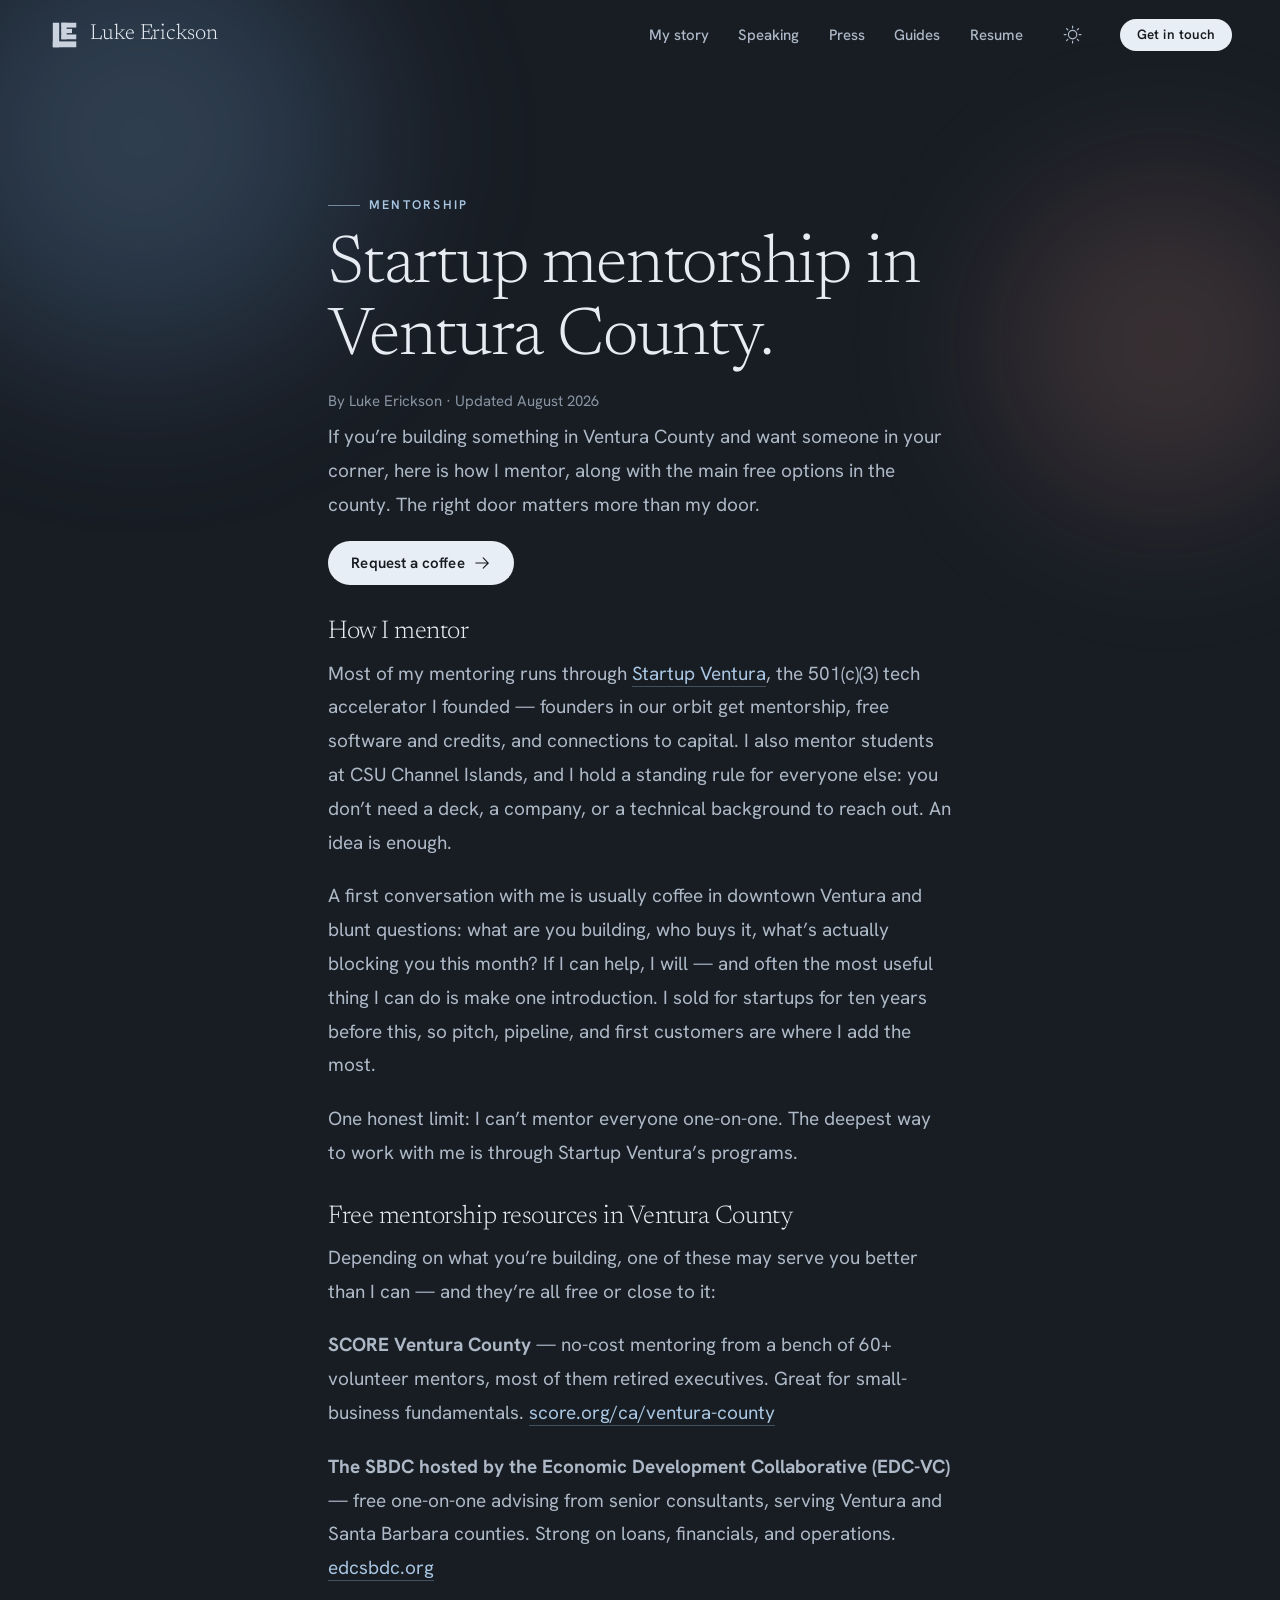
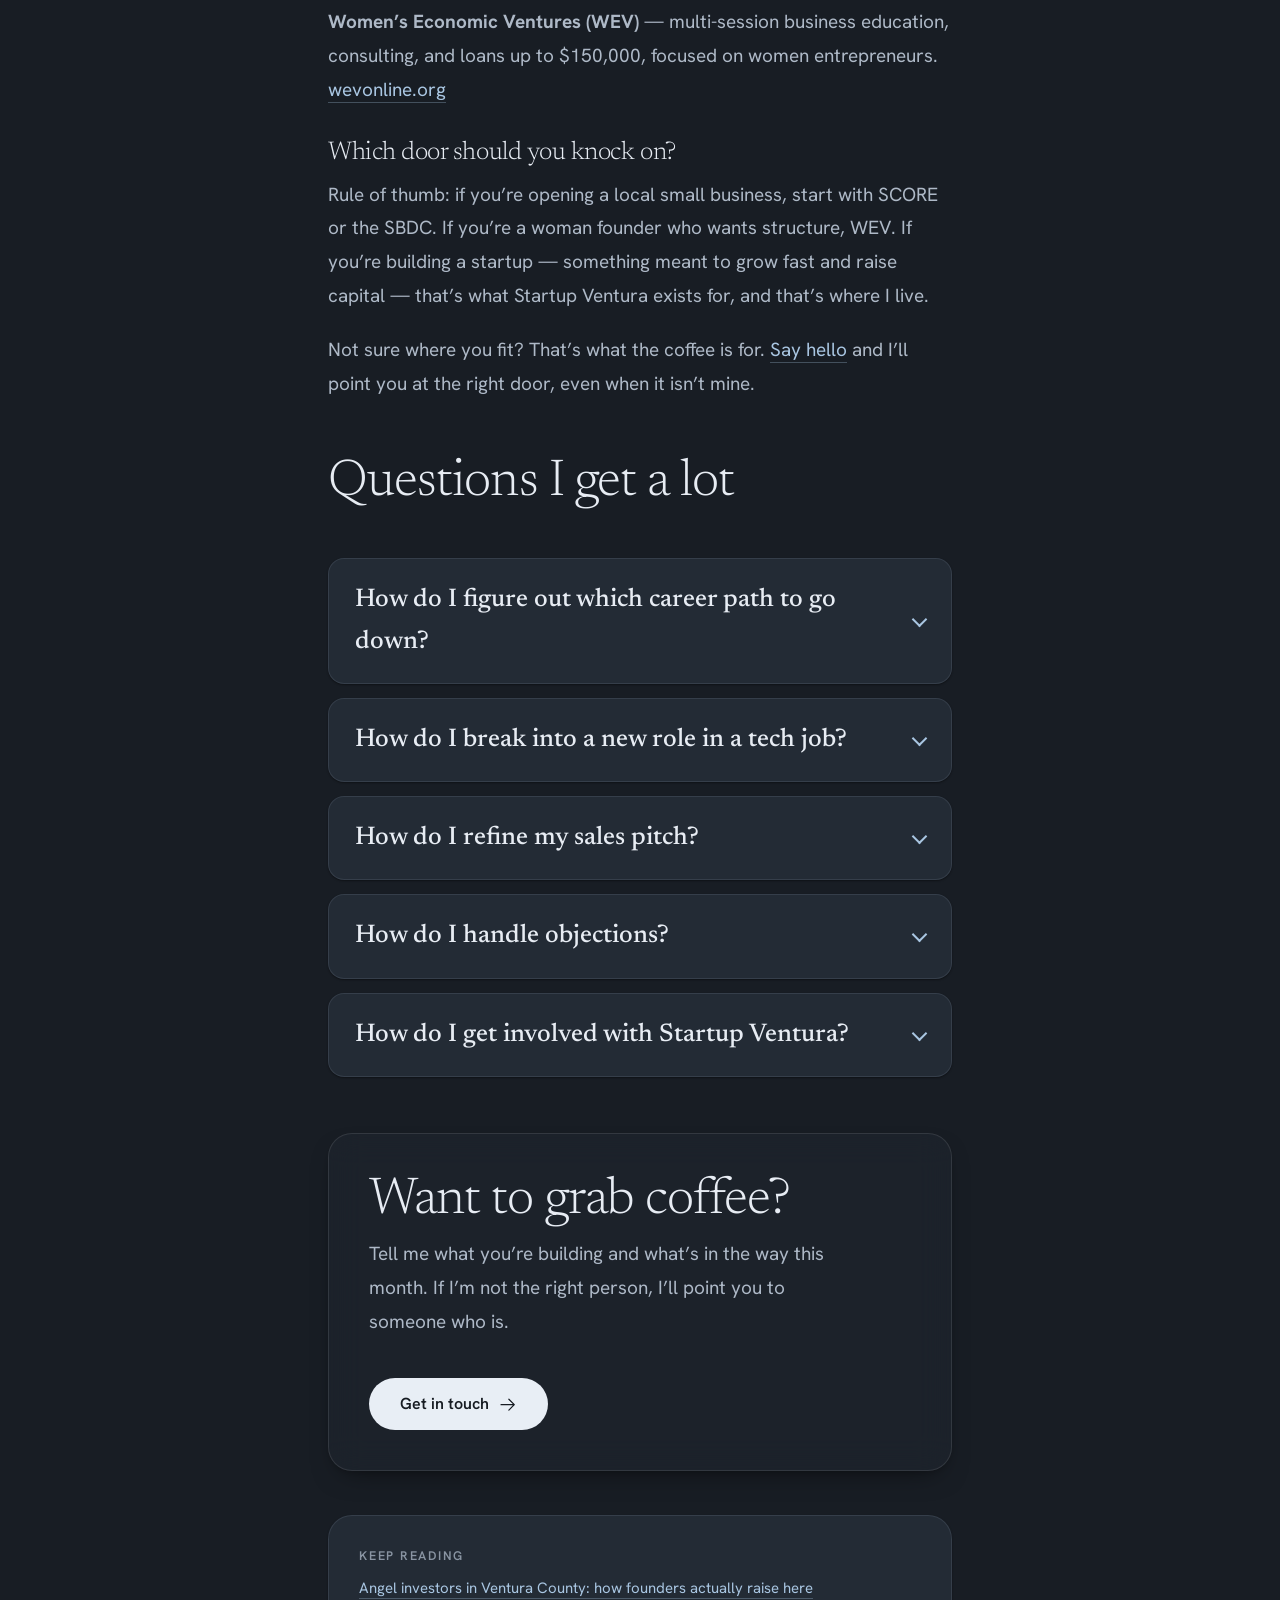
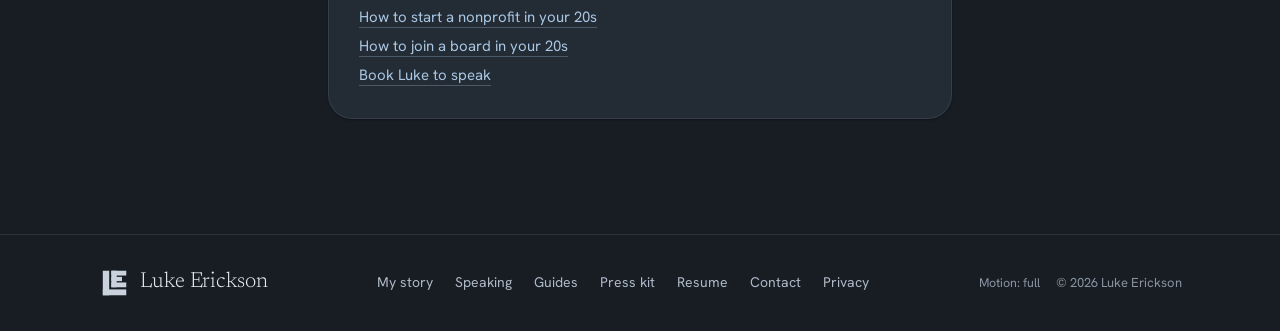
<file: mentorship/index.html>
<!DOCTYPE html>
<html lang="en" data-theme="dark">
<head>
<meta charset="UTF-8" />
<meta name="viewport" content="width=device-width, initial-scale=1" />

<!-- No-flash theme + motion: applied before first paint -->
<script>
(function(){try{var t=localStorage.getItem('luke-theme')||'dark';document.documentElement.setAttribute('data-theme',t);}catch(e){document.documentElement.setAttribute('data-theme','dark');}
try{var m=localStorage.getItem('luke-motion');if(!m){m=window.matchMedia&&window.matchMedia('(prefers-reduced-motion: reduce)').matches?'still':'rich';}document.documentElement.setAttribute('data-motion',m);}catch(e){document.documentElement.setAttribute('data-motion','rich');}})();
</script>
<style>html[data-theme="dark"]{background:#181D24}html[data-theme="light"]{background:#F7F9FC}</style>

<title>Startup Mentor in Ventura County | Luke Erickson</title>
<meta name="description" content="Looking for a startup mentor in Ventura County? How Luke Erickson mentors founders through Startup Ventura, and the main free local options: SCORE, SBDC, WEV." />
<link rel="canonical" href="https://lukeerickson.com/mentorship/" />
<meta name="robots" content="index, follow" />
<meta name="author" content="Luke Erickson" />
<meta name="theme-color" content="#181D24" />
<meta property="og:type" content="article" />
<meta property="og:site_name" content="Luke Erickson" />
<meta property="og:title" content="Startup Mentor in Ventura County | Luke Erickson" />
<meta property="og:description" content="Looking for a startup mentor in Ventura County? How Luke Erickson mentors founders through Startup Ventura, and the main free local options: SCORE, SBDC, WEV." />
<meta property="og:url" content="https://lukeerickson.com/mentorship/" />
<meta property="og:image" content="https://lukeerickson.com/assets/og/luke-erickson-og.jpg" />
<meta property="og:image:width" content="1200" />
<meta property="og:image:height" content="630" />
<meta property="og:image:alt" content="Luke Erickson" />
<meta name="twitter:card" content="summary_large_image" />
<meta name="twitter:title" content="Startup Mentor in Ventura County | Luke Erickson" />
<meta name="twitter:description" content="Looking for a startup mentor in Ventura County? How Luke Erickson mentors founders through Startup Ventura, and the main free local options: SCORE, SBDC, WEV." />
<meta name="twitter:image" content="https://lukeerickson.com/assets/og/luke-erickson-og.jpg" />
<link rel="icon" type="image/svg+xml" href="/assets/logo/LE-monogram.svg" />
<link rel="apple-touch-icon" href="/assets/og/apple-touch-icon.png" />
<link rel="manifest" href="/site.webmanifest" />
<link rel="preload" as="font" type="font/woff2" href="/assets/fonts/newsreader-300.woff2" crossorigin />
<link rel="preload" as="font" type="font/woff2" href="/assets/fonts/hanken-grotesk-400.woff2" crossorigin />
<style data-inline-css>
/* ============================================================
   Luke Erickson — lukeerickson.com
   Full design system (ported verbatim from the approved
   "Luke Erickson Design System" handoff) + page styles.
   Light + dark themes. Default theme is dark (set on <html>).
   ============================================================ */

/* ---------------- Webfonts (self-hosted, swap) ---------------- */
@font-face{font-family:'Newsreader';font-style:normal;font-weight:300;font-display:swap;src:url('/assets/fonts/newsreader-300.woff2') format('woff2');}
@font-face{font-family:'Newsreader';font-style:normal;font-weight:400;font-display:swap;src:url('/assets/fonts/newsreader-400.woff2') format('woff2');}
@font-face{font-family:'Newsreader';font-style:normal;font-weight:500;font-display:swap;src:url('/assets/fonts/newsreader-500.woff2') format('woff2');}
@font-face{font-family:'Newsreader';font-style:italic;font-weight:300;font-display:swap;src:url('/assets/fonts/newsreader-300-italic.woff2') format('woff2');}
@font-face{font-family:'Newsreader';font-style:italic;font-weight:400;font-display:swap;src:url('/assets/fonts/newsreader-400-italic.woff2') format('woff2');}
@font-face{font-family:'Hanken Grotesk';font-style:normal;font-weight:400;font-display:swap;src:url('/assets/fonts/hanken-grotesk-400.woff2') format('woff2');}
@font-face{font-family:'Hanken Grotesk';font-style:normal;font-weight:500;font-display:swap;src:url('/assets/fonts/hanken-grotesk-500.woff2') format('woff2');}
@font-face{font-family:'Hanken Grotesk';font-style:normal;font-weight:600;font-display:swap;src:url('/assets/fonts/hanken-grotesk-600.woff2') format('woff2');}
@font-face{font-family:'Hanken Grotesk';font-style:normal;font-weight:700;font-display:swap;src:url('/assets/fonts/hanken-grotesk-700.woff2') format('woff2');}

/* ============================ TOKENS (light) ============================ */
:root{
  --white:#FFFFFF;--sky-0:#F7F9FC;--sky-50:#FBFCFE;--sky-100:#F1F5FA;--sky-150:#EAF0F7;--sky-200:#E1E9F2;--sky-300:#D2DDEA;
  --blue-700:#3F6E9E;--blue-600:#4A77A6;--blue-500:#7BA7D1;--blue-400:#9CBFDD;--blue-300:#BCD4E8;--blue-200:#D6E4F1;--blue-100:#E7F0F8;--blue-50:#F2F7FB;
  --coral-700:#C9745F;--coral-600:#DD8470;--coral-500:#F0A292;--coral-400:#F4B6A8;--coral-300:#F8CDC2;--coral-200:#FBDFD8;--coral-100:#FDECE7;
  --ink-900:#2A333E;--ink-800:#34404E;--ink-700:#44505F;--ink-600:#5B6675;--ink-500:#74808E;--ink-400:#8A94A1;--ink-300:#AAB3BF;--ink-200:#C9D0D9;--ink-100:#E4E9F0;

  --color-bg:var(--sky-0);--color-bg-tint:var(--sky-100);--color-surface:var(--white);--color-surface-sunken:var(--sky-100);--color-surface-translucent:rgba(255,255,255,.72);
  --color-border:var(--sky-200);--color-border-strong:var(--sky-300);
  --text-primary:var(--ink-800);--text-secondary:var(--ink-600);--text-muted:#69727F;--text-faint:var(--ink-400);
  --text-on-ink:#F4F7FB;--text-on-coral:var(--ink-900);
  --accent-blue:var(--blue-500);--accent-blue-ink:var(--blue-700);--accent-coral:var(--coral-500);--accent-coral-ink:#A35E4D;
  --logo-l:#5B6675;--logo-e:#5B6675;
  --link:var(--blue-700);--link-hover:#355E86;--focus-ring:rgba(123,167,209,.55);
  --color-bg-deep:var(--sky-150);--color-surface-2:var(--sky-50);--color-input-bg:var(--white);--glass-border:rgba(255,255,255,.6);--color-hover-surface:var(--sky-100);
  --btn-primary-bg:var(--ink-800);--btn-primary-fg:var(--text-on-ink);--btn-primary-bg-hover:var(--ink-900);
  --btn-secondary-bg:var(--white);--btn-secondary-bg-hover:var(--sky-50);
  --color-chip-bg:var(--blue-100);--color-chip-fg:var(--blue-700);--color-chip-bg-hover:var(--blue-200);
  --tag-neutral-bg:var(--sky-100);--tag-neutral-fg:var(--ink-700);--tag-neutral-border:var(--sky-200);
  --tag-blue-bg:var(--blue-100);--tag-blue-fg:var(--blue-700);--tag-coral-bg:var(--coral-100);--tag-coral-fg:#9C4A34;
  --cloud-blue:rgba(123,167,209,.22);--cloud-blue-soft:rgba(156,191,221,.16);--cloud-coral:rgba(240,162,146,.16);--cloud-coral-soft:rgba(244,182,168,.11);--cloud-white:rgba(255,255,255,.85);

  /* type */
  --font-display:'Newsreader','Iowan Old Style','Palatino Linotype','Times New Roman',serif;
  --font-sans:'Hanken Grotesk',system-ui,-apple-system,'Segoe UI',Helvetica,Arial,sans-serif;
  --font-mono:ui-monospace,'SF Mono',Menlo,Consolas,monospace;
  --fw-display-thin:200;--fw-display:300;--fw-display-book:400;--fw-regular:400;--fw-medium:500;--fw-semibold:600;--fw-bold:700;
  --text-display-2xl:clamp(3.5rem,2.1rem + 6vw,7rem);--text-display-xl:clamp(3rem,2rem + 4.6vw,5.5rem);
  --text-display-lg:clamp(2.5rem,1.85rem + 3.2vw,4.25rem);--text-display-md:clamp(2rem,1.55rem + 2.2vw,3.25rem);
  --text-h3:clamp(1.3rem,1.17rem + .65vw,1.6rem);
  --text-body-lg:1.1875rem;--text-body:1.0625rem;--text-body-sm:.9375rem;--text-caption:.8125rem;--text-eyebrow:.78125rem;
  --lh-display:1.06;--lh-tight:1.15;--lh-heading:1.22;--lh-snug:1.4;--lh-body:1.65;--lh-relaxed:1.78;
  --ls-display:-.018em;--ls-tight:-.01em;--ls-wide:.04em;--ls-eyebrow:.18em;

  /* spacing */
  --space-1:.25rem;--space-2:.5rem;--space-3:.75rem;--space-4:1rem;--space-5:1.25rem;--space-6:1.5rem;--space-8:2rem;--space-10:2.5rem;--space-12:3rem;--space-16:4rem;
  --page-gutter:clamp(1.25rem,5vw,3rem);

  /* effects */
  --radius-xs:6px;--radius-sm:10px;--radius-md:16px;--radius-lg:24px;--radius-xl:36px;--radius-2xl:48px;--radius-pill:999px;--radius-circle:50%;
  --shadow-xs:0 1px 2px rgba(80,110,150,.06);--shadow-sm:0 2px 10px -2px rgba(80,110,150,.10);
  --shadow-md:0 12px 28px -14px rgba(70,100,145,.20),0 2px 8px -4px rgba(70,100,145,.08);
  --shadow-lg:0 28px 56px -22px rgba(63,93,140,.26),0 8px 20px -14px rgba(63,93,140,.10);
  --shadow-xl:0 44px 90px -30px rgba(58,88,135,.30),0 14px 30px -18px rgba(58,88,135,.12);
  --shadow-soft:0 24px 70px -28px rgba(99,128,170,.30);--shadow-coral:0 24px 60px -26px rgba(225,140,118,.26);
  --ring-focus:0 0 0 3px var(--focus-ring);
  --blur-glass:16px;--blur-cloud:64px;
  --ease-out:cubic-bezier(.22,1,.36,1);--ease-in-out:cubic-bezier(.65,0,.35,1);--ease-soft:cubic-bezier(.4,0,.2,1);--ease-drift:cubic-bezier(.45,.05,.55,.95);
  --dur-fast:150ms;--dur-med:280ms;--dur-slow:520ms;--dur-drift:32s;
  --z-clouds:1;--z-content:2;--z-nav:50;
}

/* ============================ TOKENS (dark, default) ============================ */
[data-theme="dark"]{
  --color-bg:#181D24;--color-bg-deep:#0E1217;--color-bg-tint:#1E242D;--color-surface:#232B35;--color-surface-sunken:#14181E;--color-surface-2:#2A3340;
  --color-surface-translucent:rgba(31,38,47,.62);--color-input-bg:#1B212A;--glass-border:rgba(255,255,255,.10);
  --color-border:rgba(180,198,219,.12);--color-border-strong:rgba(180,198,219,.22);
  --text-primary:#E7ECF3;--text-secondary:#AEB9C7;--text-muted:#8994A2;--text-faint:#5E6A78;--text-on-coral:#20262E;
  --accent-blue:#8FB8DE;--accent-blue-ink:#A9C6E2;--accent-coral:#F0A292;--accent-coral-ink:#F2B3A6;
  --link:#A9C6E2;--link-hover:#C7DBEE;--focus-ring:rgba(143,184,222,.50);
  --logo-l:#C9D2DD;--logo-e:#C9D2DD;
  --btn-primary-bg:#E8EEF5;--btn-primary-fg:#161B22;--btn-primary-bg-hover:#FFFFFF;--btn-secondary-bg:var(--color-surface);--btn-secondary-bg-hover:var(--color-surface-2);
  --color-chip-bg:rgba(143,184,222,.15);--color-chip-fg:#BBD4EC;--color-chip-bg-hover:rgba(143,184,222,.24);--color-hover-surface:rgba(255,255,255,.06);
  --tag-neutral-bg:rgba(255,255,255,.06);--tag-neutral-fg:#C2CCD8;--tag-neutral-border:rgba(255,255,255,.09);
  --tag-blue-bg:rgba(143,184,222,.16);--tag-blue-fg:#BBD4EC;--tag-coral-bg:rgba(240,162,146,.16);--tag-coral-fg:#F4B6A8;
  --cloud-blue:rgba(123,167,209,.30);--cloud-blue-soft:rgba(96,140,190,.20);--cloud-coral:rgba(240,162,146,.18);--cloud-coral-soft:rgba(228,150,135,.12);--cloud-white:rgba(176,203,230,.16);
  --shadow-xs:0 1px 2px rgba(0,0,0,.40);--shadow-sm:0 2px 10px -2px rgba(0,0,0,.50);
  --shadow-md:0 12px 28px -14px rgba(0,0,0,.60),0 2px 8px -4px rgba(0,0,0,.40);
  --shadow-lg:0 28px 56px -22px rgba(0,0,0,.65),0 8px 20px -14px rgba(0,0,0,.50);
  --shadow-xl:0 44px 90px -30px rgba(0,0,0,.70),0 14px 30px -18px rgba(0,0,0,.55);
  --shadow-soft:0 24px 70px -28px rgba(40,70,110,.55);--shadow-coral:0 24px 60px -26px rgba(0,0,0,.50);
}

/* ============================ BASE ============================ */
*,*::before,*::after{box-sizing:border-box;}
html{scroll-behavior:smooth;-webkit-text-size-adjust:100%;}
body{
  margin:0;background:var(--color-bg);color:var(--text-primary);
  font-family:var(--font-sans);font-size:var(--text-body);line-height:var(--lh-body);
  -webkit-font-smoothing:antialiased;text-rendering:optimizeLegibility;overflow-x:hidden;
}
img,svg{display:block;max-width:100%;}
a{color:var(--link);text-decoration:none;}
:focus-visible{outline:2px solid var(--accent-blue-ink);outline-offset:2px;border-radius:4px;}
.skip-link{position:absolute;left:-9999px;top:0;background:var(--btn-primary-bg);color:var(--btn-primary-fg);padding:.7rem 1.1rem;border-radius:var(--radius-pill);z-index:200;font-weight:600;}
.skip-link:focus{left:16px;top:16px;}
.visually-hidden{position:absolute!important;width:1px;height:1px;padding:0;margin:-1px;overflow:hidden;clip:rect(0 0 0 0);white-space:nowrap;border:0;}

/* ============================ TYPE HELPERS ============================ */
.ds-display{font-family:var(--font-display);font-weight:var(--fw-display);line-height:var(--lh-display);letter-spacing:var(--ls-display);color:var(--text-primary);margin:0;}
.ds-eyebrow{font-family:var(--font-sans);font-weight:var(--fw-semibold);font-size:var(--text-eyebrow);letter-spacing:var(--ls-eyebrow);text-transform:uppercase;color:var(--accent-blue-ink);display:inline-flex;align-items:center;gap:.7em;}
.ds-eyebrow--line::before{content:"";width:2rem;height:1px;background:currentColor;opacity:.6;flex:none;}
.ds-prose{font-size:var(--text-body-lg);line-height:var(--lh-relaxed);color:var(--text-secondary);}
.ds-prose p{margin:0;}
.ds-prose p+p{margin-top:1.05em;}
.ds-link{color:var(--link);text-decoration:none;border-bottom:1px solid color-mix(in srgb,var(--link) 30%,transparent);transition:color var(--dur-fast) var(--ease-soft),border-color var(--dur-fast) var(--ease-soft);}
.ds-link:hover{color:var(--link-hover);border-bottom-color:var(--link-hover);}

/* ============================ ICONS ============================ */
.icon{width:1.2em;height:1.2em;fill:currentColor;flex:none;}

/* ============================ BUTTON ============================ */
.ds-btn{display:inline-flex;align-items:center;justify-content:center;gap:.55em;font-family:var(--font-sans);font-weight:var(--fw-semibold);font-size:.9375rem;line-height:1;letter-spacing:.005em;padding:.75rem 1.4rem;border-radius:var(--radius-pill);border:1px solid transparent;background:transparent;color:var(--text-primary);cursor:pointer;white-space:nowrap;text-decoration:none;transition:background var(--dur-fast) var(--ease-soft),color var(--dur-fast) var(--ease-soft),border-color var(--dur-fast) var(--ease-soft),box-shadow var(--dur-med) var(--ease-out),transform var(--dur-med) var(--ease-out);}
.ds-btn:focus-visible{outline:none;box-shadow:var(--ring-focus);}
.ds-btn__icon{display:inline-flex;font-size:1.15em;line-height:0;}
.ds-btn__icon .icon{width:1.05em;height:1.05em;}
.ds-btn--sm{padding:.5rem 1rem;font-size:.84375rem;}
.ds-btn--lg{padding:.95rem 1.85rem;font-size:1rem;}
.ds-btn--primary{background:var(--btn-primary-bg);color:var(--btn-primary-fg);}
.ds-btn--primary:hover{background:var(--btn-primary-bg-hover);transform:translateY(-1px);box-shadow:var(--shadow-md);}
.ds-btn--primary:active{transform:translateY(0) scale(.99);box-shadow:var(--shadow-sm);}
.ds-btn--coral{background:var(--accent-coral);color:var(--text-on-coral);}
.ds-btn--coral:hover{background:var(--coral-400);transform:translateY(-1px);box-shadow:var(--shadow-coral);}
.ds-btn--soft{background:var(--color-chip-bg);color:var(--color-chip-fg);}
.ds-btn--soft:hover{background:var(--color-chip-bg-hover);}
.ds-btn--secondary{background:var(--btn-secondary-bg);color:var(--text-primary);border-color:var(--color-border-strong);}
.ds-btn--secondary:hover{background:var(--btn-secondary-bg-hover);transform:translateY(-1px);box-shadow:var(--shadow-sm);}
.ds-btn--ghost{background:transparent;color:var(--text-primary);}
.ds-btn--ghost:hover{background:var(--color-hover-surface);}
.ds-btn--link{background:transparent;color:var(--link);padding-inline:0;border-radius:0;}
.ds-btn--link:hover{color:var(--link-hover);}
.ds-btn--link .ds-btn__icon{transition:transform var(--dur-med) var(--ease-out);}
.ds-btn--link:hover .ds-btn__icon{transform:translateX(3px);}

/* ============================ ICON BUTTON ============================ */
.ds-iconbtn{display:inline-grid;place-items:center;width:2.75rem;height:2.75rem;border-radius:var(--radius-circle);border:1px solid transparent;background:transparent;color:var(--text-secondary);cursor:pointer;font-size:1.2rem;line-height:0;transition:background var(--dur-fast) var(--ease-soft),color var(--dur-fast) var(--ease-soft),border-color var(--dur-fast) var(--ease-soft),box-shadow var(--dur-med) var(--ease-out);}
.ds-iconbtn:hover{background:var(--color-hover-surface);color:var(--text-primary);}
.ds-iconbtn:focus-visible{outline:none;box-shadow:var(--ring-focus);}
.ds-iconbtn .icon{width:1.2rem;height:1.2rem;}
.ds-iconbtn--soft{background:var(--color-surface);border-color:var(--color-border);box-shadow:var(--shadow-xs);}
.ds-iconbtn--soft:hover{border-color:var(--color-border-strong);color:var(--text-primary);}

/* ============================ TAG ============================ */
.ds-tag{display:inline-flex;align-items:center;gap:.4em;font-family:var(--font-sans);font-weight:var(--fw-semibold);font-size:.8125rem;letter-spacing:.01em;line-height:1;padding:.4rem .75rem;border-radius:var(--radius-pill);border:1px solid transparent;white-space:nowrap;}
.ds-tag--neutral{background:var(--tag-neutral-bg);color:var(--tag-neutral-fg);border-color:var(--tag-neutral-border);}
.ds-tag--blue{background:var(--tag-blue-bg);color:var(--tag-blue-fg);}
.ds-tag--coral{background:var(--tag-coral-bg);color:var(--tag-coral-fg);}
.ds-tag--outline{background:transparent;color:var(--text-secondary);border-color:var(--color-border-strong);}
.ds-tag--sm{font-size:.75rem;padding:.25rem .6rem;}

/* ============================ CARD ============================ */
.ds-card{position:relative;background:var(--color-surface);border:1px solid var(--color-border);border-radius:var(--radius-lg);padding:var(--space-8);box-shadow:var(--shadow-sm);transition:transform var(--dur-med) var(--ease-out),box-shadow var(--dur-med) var(--ease-out),border-color var(--dur-med) var(--ease-out);}
.ds-card--raised{box-shadow:var(--shadow-md);}
.ds-card--glass{background:var(--color-surface-translucent);backdrop-filter:blur(var(--blur-glass));-webkit-backdrop-filter:blur(var(--blur-glass));border-color:var(--glass-border);box-shadow:var(--shadow-md);}
.ds-card--interactive{cursor:pointer;}
.ds-card--interactive:hover{transform:translateY(-3px);box-shadow:var(--shadow-lg);border-color:transparent;}

/* ============================ INPUT / FIELD ============================ */
.ds-field{display:flex;flex-direction:column;gap:.5rem;}
.ds-field__label{font-family:var(--font-sans);font-weight:var(--fw-semibold);font-size:var(--text-eyebrow);letter-spacing:var(--ls-eyebrow);text-transform:uppercase;color:var(--text-secondary);}
.ds-input{width:100%;font-family:var(--font-sans);font-size:1rem;color:var(--text-primary);background:var(--color-input-bg);border:1px solid var(--color-border-strong);border-radius:var(--radius-md);padding:.8rem 1rem;transition:border-color var(--dur-fast) var(--ease-soft),box-shadow var(--dur-fast) var(--ease-soft),background var(--dur-fast) var(--ease-soft);}
.ds-input::placeholder{color:var(--text-muted);}
.ds-input:focus{outline:none;border-color:var(--accent-blue);box-shadow:var(--ring-focus);}
textarea.ds-input{resize:vertical;min-height:7rem;line-height:var(--lh-body);}

/* ============================ STAT ============================ */
.ds-stat{display:flex;flex-direction:column;gap:.35rem;}
.ds-stat__num{font-family:var(--font-display);font-weight:var(--fw-display);font-size:var(--text-display-md);line-height:1;letter-spacing:var(--ls-display);color:var(--text-primary);}
.ds-stat__num em{font-style:normal;color:var(--accent-coral);}
.ds-stat__label{font-family:var(--font-sans);font-weight:var(--fw-semibold);font-size:var(--text-eyebrow);letter-spacing:var(--ls-eyebrow);text-transform:uppercase;color:var(--accent-blue-ink);}

/* ============================ DIVIDER ============================ */
.ds-divider{height:1px;border:0;background:var(--color-border);margin:0;}

/* ============================ WORDMARK / MONOGRAM ============================ */
.ds-wordmark{display:inline-flex;align-items:center;gap:.6rem;font-family:var(--font-display);color:var(--text-primary);text-decoration:none;line-height:1;}
.ds-wordmark__mark{display:block;flex:none;width:32px;height:32px;}
.ds-wordmark__name{font-weight:var(--fw-display);font-size:1.35rem;letter-spacing:var(--ls-tight);white-space:nowrap;}
.ds-monogram .le-l{fill:var(--logo-l);}
.ds-monogram .le-e{fill:var(--logo-e);}

/* ============================ ATMOSPHERE / CLOUDS ============================ */
.ds-sky{position:relative;isolation:isolate;background:var(--color-bg);}
.ds-sky__field{position:fixed;inset:0;z-index:var(--z-clouds);overflow:hidden;pointer-events:none;}
.ds-sky__content{position:relative;z-index:var(--z-content);}
.ds-cloud{position:absolute;border-radius:50%;filter:blur(var(--blur-cloud));will-change:transform;transform:translateZ(0);}
.ds-cloud--blue{background:radial-gradient(circle at 50% 45%,var(--cloud-blue) 0%,var(--cloud-blue-soft) 42%,transparent 70%);}
.ds-cloud--coral{background:radial-gradient(circle at 50% 50%,var(--cloud-coral) 0%,var(--cloud-coral-soft) 45%,transparent 72%);}
.ds-cloud--white{background:radial-gradient(circle at 50% 45%,var(--cloud-white) 0%,rgba(255,255,255,.5) 40%,transparent 70%);}
[data-theme="dark"] .ds-cloud--white{background:radial-gradient(circle at 50% 45%,var(--cloud-white) 0%,rgba(176,203,230,.08) 40%,transparent 70%);}
@keyframes ds-drift-a{0%{transform:translate3d(0,var(--py,0px),0) scale(1);}100%{transform:translate3d(4%,calc(var(--py,0px) - 3%),0) scale(1.06);}}
@keyframes ds-drift-b{0%{transform:translate3d(0,var(--py,0px),0) scale(1.04);}100%{transform:translate3d(-5%,calc(var(--py,0px) + 2%),0) scale(1);}}
@keyframes ds-drift-c{0%{transform:translate3d(0,var(--py,0px),0) scale(1);}100%{transform:translate3d(3%,calc(var(--py,0px) + 4%),0) scale(1.08);}}
.ds-drift-a{animation:ds-drift-a var(--dur-drift) var(--ease-drift) infinite alternate;}
.ds-drift-b{animation:ds-drift-b calc(var(--dur-drift) * 1.25) var(--ease-drift) infinite alternate;}
.ds-drift-c{animation:ds-drift-c calc(var(--dur-drift) * 1.55) var(--ease-drift) infinite alternate;}

/* ============================ LAYOUT ============================ */
.container{width:100%;max-width:1180px;margin:0 auto;padding-inline:clamp(20px,5vw,48px);}
.container--narrow{max-width:760px;}
.section{position:relative;padding-block:clamp(64px,9vw,132px);}
.section--tight{padding-block:clamp(40px,6vw,80px);}
section[id]{scroll-margin-top:80px;}
picture{display:contents;}
.section__head{display:flex;flex-direction:column;gap:14px;margin-bottom:clamp(32px,5vw,56px);max-width:52ch;}

/* ============================ HEADER / NAV ============================ */
.site-header{position:sticky;top:0;z-index:var(--z-nav);}
.site-header__inner{display:flex;align-items:center;justify-content:space-between;gap:16px;padding:13px clamp(20px,5vw,48px);background:transparent;border-bottom:1px solid transparent;transition:background var(--dur-med) var(--ease-soft),border-color var(--dur-med) var(--ease-soft);}
.site-header.is-scrolled .site-header__inner{background:var(--color-surface-translucent);backdrop-filter:blur(16px);-webkit-backdrop-filter:blur(16px);border-bottom-color:var(--color-border);}
.site-nav{display:flex;align-items:center;gap:clamp(10px,2vw,28px);}
.site-nav__links{display:flex;align-items:center;gap:clamp(10px,2vw,28px);}
.nav-link{background:none;border:0;cursor:pointer;font-family:var(--font-sans);font-weight:500;font-size:15px;color:var(--text-secondary);padding:6px 2px;white-space:nowrap;transition:color var(--dur-fast) var(--ease-soft);text-decoration:none;}
.nav-link:hover,.nav-link:focus-visible{color:var(--text-primary);}
.nav-toggle{display:none;}

/* ============================ HERO ============================ */
.hero{padding-top:clamp(40px,7vw,84px);padding-bottom:clamp(40px,6vw,72px);}
.hero__grid{display:grid;grid-template-columns:1.05fr .95fr;gap:clamp(32px,5vw,72px);align-items:center;}
.hero__copy{display:flex;flex-direction:column;align-items:flex-start;gap:22px;max-width:38ch;}
.hero__name{font-size:var(--text-display-2xl);}
.hero__lead{max-width:42ch;}
.hero__cta{display:flex;align-items:center;gap:18px;flex-wrap:wrap;}
.hero__media{position:relative;justify-self:end;width:100%;max-width:440px;will-change:transform;}
.hero__photo{width:100%;aspect-ratio:4/5;height:auto;object-fit:cover;border-radius:var(--radius-xl);box-shadow:var(--shadow-soft),var(--shadow-lg);background:var(--color-surface-sunken);}
.hero__chip{position:absolute;left:-22px;bottom:34px;display:inline-flex;align-items:center;gap:10px;padding:11px 17px;border-radius:var(--radius-pill);font-size:14px;font-weight:600;color:var(--text-primary);}
.hero__chip-dot{width:9px;height:9px;border-radius:50%;background:var(--accent-coral);box-shadow:0 0 0 0 var(--accent-coral);animation:chipPulse 2.6s var(--ease-soft) infinite;}
@keyframes chipPulse{0%{box-shadow:0 0 0 0 rgba(240,162,146,.5);}70%{box-shadow:0 0 0 9px rgba(240,162,146,0);}100%{box-shadow:0 0 0 0 rgba(240,162,146,0);}}
.hero__socials{position:absolute;right:14px;bottom:-22px;display:flex;gap:8px;}
.hero__stats{display:flex;gap:clamp(28px,5vw,64px);flex-wrap:wrap;margin-top:clamp(40px,6vw,72px);}

/* ============================ MARQUEE ============================ */
.marquee-wrap{margin-top:clamp(40px,6vw,72px);}
.marquee{overflow:hidden;-webkit-mask-image:linear-gradient(90deg,transparent,#000 8%,#000 92%,transparent);mask-image:linear-gradient(90deg,transparent,#000 8%,#000 92%,transparent);}
.marquee__track{display:flex;align-items:center;gap:clamp(28px,4vw,52px);width:max-content;animation:marquee 38s linear infinite;}
.marquee:hover .marquee__track,.marquee:focus-within .marquee__track{animation-play-state:paused;}
.marquee__item{font-family:var(--font-display);font-weight:var(--fw-display-book);font-size:clamp(1.05rem,.9rem + .6vw,1.45rem);color:var(--text-muted);white-space:nowrap;letter-spacing:.01em;}
.marquee__dot{width:5px;height:5px;border-radius:50%;background:var(--accent-coral);opacity:.7;flex:none;}
/* Logo variant: white-silhouette PNGs (alpha = shape), tinted per theme via filter */
.marquee__track--logos{list-style:none;margin:0;padding:0;gap:clamp(34px,5vw,64px);}
.marquee__logo{flex:none;display:flex;align-items:center;}
.marquee__logo img{display:block;height:clamp(30px,2.8vw,40px);width:auto;opacity:.88;transition:opacity .25s ease;}
[data-theme="dark"] .marquee__logo img{filter:brightness(0) invert(.86) sepia(.05) saturate(.5);}
[data-theme="light"] .marquee__logo img{filter:brightness(0) invert(.38) sepia(.12) saturate(.7);}
.marquee__logo:hover img{opacity:1;}
/* Square marks (One Tap, Rotary, Utah) read small at cap-height; give them a touch more */
.marquee__logo img[alt="One Tap"],.marquee__logo img[alt="Rotary Club of Ventura"],.marquee__logo img[alt="University of Utah"]{height:clamp(38px,3.6vw,50px);}
@keyframes marquee{from{transform:translateX(0);}to{transform:translateX(-50%);}}

/* ============================ ABOUT ============================ */
.about__grid{display:grid;grid-template-columns:.85fr 1.15fr;gap:clamp(32px,5vw,72px);align-items:center;}
.about__photo{width:100%;aspect-ratio:4/5;height:auto;object-fit:cover;border-radius:var(--radius-lg);box-shadow:var(--shadow-soft);background:var(--color-surface-sunken);}
.about__body{display:flex;flex-direction:column;align-items:flex-start;gap:20px;}
.about__tags{display:flex;gap:10px;flex-wrap:wrap;}

/* ============================ EXPERIENCE TIMELINE ============================ */
.xp{list-style:none;margin:0;padding:0;}
.xp__item{display:grid;grid-template-columns:58px 1fr;gap:clamp(16px,2.5vw,26px);padding:clamp(22px,3vw,30px) 0;border-top:1px solid var(--color-border);}
.xp__item:first-child{border-top:0;padding-top:0;}
.xp__tile{width:58px;height:58px;border-radius:var(--radius-md);background:var(--color-surface-2);border:1px solid var(--color-border);display:grid;place-items:center;color:var(--accent-blue-ink);}
.xp__tile .icon{width:27px;height:27px;}
.xp__body{min-width:0;display:flex;flex-direction:column;gap:8px;}
.xp__head{display:flex;align-items:baseline;justify-content:space-between;gap:16px;flex-wrap:wrap;}
.xp__role{font-family:var(--font-display);font-weight:var(--fw-display);font-size:clamp(1.35rem,1.1rem + .9vw,1.7rem);line-height:1.12;letter-spacing:-.015em;color:var(--text-primary);margin:0;}
.xp__dates{font-family:var(--font-mono);font-size:13px;color:var(--text-muted);white-space:nowrap;}
.xp__org{font-size:14.5px;color:var(--accent-blue-ink);font-weight:var(--fw-semibold);}
.xp__org .xp__loc{color:var(--text-muted);font-weight:var(--fw-regular);}
.xp__org a{color:inherit;text-decoration:none;border-bottom:1px solid color-mix(in srgb,currentColor 35%,transparent);transition:border-color var(--dur-fast) var(--ease-soft);}
.xp__org a:hover{border-bottom-color:currentColor;}
.xp__desc{font-size:15.5px;line-height:1.6;color:var(--text-secondary);margin:.2em 0 0;max-width:62ch;}
.xp__tags{display:flex;gap:8px;flex-wrap:wrap;margin-top:4px;}
.xp__more{margin-top:clamp(28px,4vw,44px);}

/* ============================ GALLERY ============================ */
.gallery{columns:3;column-gap:16px;}
.gallery__item{break-inside:avoid;margin:0 0 16px;position:relative;border-radius:var(--radius-md);overflow:hidden;box-shadow:var(--shadow-md);cursor:pointer;outline:none;display:block;background:var(--color-surface-sunken);}
.gallery__item img{width:100%;height:auto;display:block;transition:transform .6s var(--ease-out);}
.gallery__item:hover img,.gallery__item:focus-visible img{transform:scale(1.045);}
.gallery__item:focus-visible{outline:none;box-shadow:var(--shadow-md),var(--ring-focus);}
.gallery__cap{position:absolute;left:0;right:0;bottom:0;margin:0;padding:34px 16px 14px;font-family:var(--font-sans);font-size:13px;font-weight:600;letter-spacing:.01em;color:#fff;background:linear-gradient(to top,rgba(8,11,16,.82),rgba(8,11,16,.35) 55%,transparent);opacity:0;transform:translateY(10px);transition:opacity var(--dur-med) var(--ease-soft),transform var(--dur-med) var(--ease-out);}
.gallery__item:hover .gallery__cap,.gallery__item:focus-visible .gallery__cap{opacity:1;transform:none;}
/* Touch devices have no hover: show captions always so mobile keeps the credibility context */
@media (hover:none){.gallery__cap{opacity:1;transform:none;}}

/* ============================ CONTACT ============================ */
.contact__grid{display:grid;grid-template-columns:1.1fr .9fr;gap:clamp(36px,5vw,72px);align-items:start;}
.contact__copy{display:flex;flex-direction:column;align-items:flex-start;gap:18px;}
.contact__form{display:flex;flex-direction:column;gap:18px;width:100%;max-width:460px;}
.contact__aside{display:flex;flex-direction:column;gap:22px;}
.contact__card{display:flex;flex-direction:column;gap:18px;}
.contact__line{display:flex;align-items:flex-start;gap:12px;color:var(--text-secondary);font-size:15px;line-height:1.45;}
.contact__line .icon{width:20px;height:20px;flex:none;margin-top:1px;color:var(--accent-blue-ink);}
.contact__socials{display:flex;gap:10px;}
[hidden]{display:none!important;}
.contact__success{display:flex;gap:14px;align-items:center;}
.contact__success .icon{width:28px;height:28px;color:var(--accent-blue-ink);}

/* ============================ FOOTER ============================ */
.footer{border-top:1px solid var(--color-border);}
.footer__row{display:flex;align-items:center;justify-content:space-between;gap:20px;flex-wrap:wrap;padding-block:32px;}
.footer__nav{display:flex;gap:22px;flex-wrap:wrap;}
.footer__nav a{font-family:var(--font-sans);font-size:14px;color:var(--text-secondary);}
.footer__nav a:hover{color:var(--text-primary);}
.footer__copy{font-size:13px;color:var(--text-muted);}
.footer__meta{display:flex;align-items:center;gap:16px;flex-wrap:wrap;}
.motion-toggle{background:none;border:0;cursor:pointer;font-family:var(--font-sans);font-size:12.5px;color:var(--text-muted);display:inline-flex;align-items:center;gap:6px;padding:4px 0;}
.motion-toggle:hover{color:var(--text-secondary);}

/* ============================ RESUME PAGE ============================ */
.resume-page .container{max-width:1000px;}
.resume-hero{padding-top:clamp(40px,7vw,80px);padding-bottom:clamp(24px,4vw,48px);}
.resume-hero__grid{display:grid;grid-template-columns:1fr auto;gap:24px;align-items:end;}
.resume-hero__name{font-size:var(--text-display-xl);}
.resume-hero__role{color:var(--accent-blue-ink);font-weight:var(--fw-semibold);font-size:var(--text-body-lg);margin-top:8px;}
.resume-hero__contact{display:flex;flex-wrap:wrap;gap:8px 20px;margin-top:14px;color:var(--text-secondary);font-size:14.5px;}
.resume-hero__contact a{color:var(--text-secondary);}
.resume-hero__contact a:hover{color:var(--text-primary);}
.resume-hero__actions{display:flex;flex-direction:column;gap:10px;align-items:flex-end;}
.resume-block{margin-top:clamp(36px,5vw,64px);}
.resume-block__title{font-family:var(--font-display);font-weight:var(--fw-display);font-size:var(--text-display-md);margin:0 0 6px;letter-spacing:var(--ls-display);}
.edu{display:flex;flex-direction:column;gap:4px;padding:clamp(18px,2.5vw,24px) 0;border-top:1px solid var(--color-border);}
.edu:first-of-type{border-top:0;}
.edu__deg{font-family:var(--font-display);font-weight:var(--fw-display);font-size:1.4rem;line-height:1.15;color:var(--text-primary);}
.edu__school{color:var(--accent-blue-ink);font-weight:var(--fw-semibold);font-size:14.5px;}
.skills{display:flex;flex-direction:column;gap:18px;}
.skills__group{display:flex;flex-direction:column;gap:10px;}
.skills__label{font-size:var(--text-eyebrow);letter-spacing:var(--ls-eyebrow);text-transform:uppercase;color:var(--text-muted);font-weight:var(--fw-semibold);}
.skills__tags{display:flex;gap:8px;flex-wrap:wrap;}

/* ============================ STORY / ABOUT-ME PAGE ============================ */
.story__crumb{font-size:13px;color:var(--text-muted);margin-bottom:22px;display:flex;gap:8px;align-items:center;}
.story__crumb a{color:var(--text-muted);}
.story__crumb a:hover{color:var(--text-secondary);}
.story__title{font-size:var(--text-display-xl);margin-top:14px;}
.story__dek{font-size:clamp(1.15rem,1rem + .6vw,1.5rem);line-height:1.5;color:var(--text-secondary);max-width:36ch;margin-top:20px;}
.story__hero{display:block;width:100%;max-width:340px;aspect-ratio:4/5;height:auto;object-fit:cover;border-radius:var(--radius-lg);box-shadow:var(--shadow-soft);background:var(--color-surface-sunken);margin:clamp(28px,4vw,44px) 0;}
.story__body{font-size:var(--text-body-lg);}
.story__body h2{font-family:var(--font-display);font-weight:var(--fw-display);font-size:clamp(1.5rem,1.2rem + 1.1vw,2.05rem);line-height:1.18;letter-spacing:var(--ls-display);color:var(--text-primary);margin:clamp(34px,4.5vw,52px) 0 .5em;}
.story__body p{margin:0;color:var(--text-secondary);line-height:var(--lh-relaxed);}
.story__body p + p{margin-top:1.1em;}
.story__body strong{color:var(--text-primary);font-weight:var(--fw-semibold);}
.story__cta{display:flex;align-items:center;justify-content:space-between;gap:clamp(20px,4vw,40px);flex-wrap:wrap;margin-top:clamp(48px,6vw,72px);padding:clamp(28px,4vw,40px);}
.story__cta-actions{display:flex;flex-direction:column;gap:16px;align-items:flex-start;}
.story__back{margin-top:clamp(28px,4vw,40px);}
.story__credo{margin:clamp(36px,5vw,56px) 0 0;padding-left:22px;border-left:3px solid var(--accent-coral);}
.story__credo blockquote{font-family:var(--font-display);font-weight:var(--fw-display-book);font-style:italic;font-size:clamp(1.3rem,1.1rem + 1vw,1.85rem);line-height:1.3;color:var(--text-primary);margin:0;}
.story__credo cite{display:block;margin-top:12px;font-style:normal;font-family:var(--font-sans);font-size:13px;letter-spacing:.04em;color:var(--text-muted);}

/* ============================ STARTUP VENTURA SECTION ============================ */
.sv-grid{display:grid;grid-template-columns:1.1fr .9fr;gap:clamp(28px,4vw,56px);align-items:start;}
.sv-card{display:flex;flex-direction:column;gap:24px;}
.sv-card__title{font-family:var(--font-sans);font-weight:var(--fw-semibold);font-size:var(--text-eyebrow);letter-spacing:var(--ls-eyebrow);text-transform:uppercase;color:var(--accent-blue-ink);margin:0 0 12px;}
.sv-list{list-style:none;margin:0;padding:0;display:flex;flex-direction:column;gap:10px;}
.sv-list li{position:relative;padding-left:22px;color:var(--text-secondary);font-size:15.5px;line-height:1.45;}
.sv-list li::before{content:"";position:absolute;left:0;top:9px;width:7px;height:7px;border-radius:50%;background:var(--accent-coral);}
.sv-card__vision{margin:0;color:var(--text-secondary);font-size:15.5px;line-height:1.55;}
@media (max-width:760px){.sv-grid{grid-template-columns:1fr;}}

/* ============================ TESTIMONIAL QUOTES ============================ */
.quotes{display:grid;grid-template-columns:1fr 1fr;gap:clamp(28px,5vw,64px);}
.quote{margin:0;display:flex;flex-direction:column;}
.quote__text{font-size:clamp(1.2rem,1rem + .8vw,1.6rem);line-height:1.42;font-style:italic;font-weight:var(--fw-display-book);color:var(--text-primary);margin:0;letter-spacing:0;}
.quote__by{margin-top:18px;font-size:12.5px;letter-spacing:.16em;text-transform:uppercase;color:var(--text-muted);font-weight:var(--fw-semibold);}
@media (max-width:760px){.quotes{grid-template-columns:1fr;gap:34px;}}

/* ============================ GALLERY LIGHTBOX ============================ */
.lightbox{position:fixed;inset:0;z-index:200;display:none;align-items:center;justify-content:center;padding:clamp(16px,5vw,56px);background:rgba(8,11,16,.9);backdrop-filter:blur(8px);-webkit-backdrop-filter:blur(8px);}
.lightbox.is-open{display:flex;}
.lightbox__fig{margin:0;max-width:min(94vw,1100px);display:flex;flex-direction:column;align-items:center;gap:14px;}
.lightbox__img{max-width:100%;max-height:82vh;width:auto;height:auto;border-radius:var(--radius-md);box-shadow:var(--shadow-xl);background:var(--color-surface-sunken);}
.lightbox__cap{color:#fff;font-size:14px;font-weight:600;letter-spacing:.01em;text-align:center;font-family:var(--font-sans);}
.lightbox__close{position:absolute;top:clamp(12px,3vw,28px);right:clamp(12px,3vw,28px);width:44px;height:44px;border-radius:50%;border:0;background:rgba(255,255,255,.14);color:#fff;font-size:26px;line-height:1;cursor:pointer;display:grid;place-items:center;}
.lightbox__close:hover{background:rgba(255,255,255,.24);}
.lightbox__close:focus-visible{outline:2px solid #fff;outline-offset:2px;}

/* ============================ ABOUT — CURRENTLY ============================ */
.about__now{display:flex;align-items:center;gap:9px;margin:2px 0 8px;font-size:var(--text-body-sm);color:var(--text-secondary);}
.about__now-label{position:relative;padding-left:18px;font-weight:600;color:var(--text-primary);}
.about__now-label::before{content:"";position:absolute;left:0;top:50%;transform:translateY(-50%);width:9px;height:9px;border-radius:50%;background:var(--accent-coral);box-shadow:0 0 0 4px var(--coral-100);}

/* ============================ SPEAKING ============================ */
.speak__grid{display:grid;grid-template-columns:minmax(0,.92fr) minmax(0,1.08fr);gap:clamp(28px,5vw,72px);align-items:start;}
@media (max-width:840px){.speak__grid{grid-template-columns:1fr;gap:34px;}}
.speak__intro .ds-btn{margin-top:22px;}
.speak__body{display:grid;gap:30px;}
.speak__label{margin:0 0 14px;font-family:var(--font-sans);font-size:var(--text-eyebrow);letter-spacing:.14em;text-transform:uppercase;color:var(--text-muted);font-weight:600;}
.speak__list{list-style:none;margin:0;padding:0;display:grid;gap:12px;}
.speak__list li{position:relative;padding-left:26px;color:var(--text-secondary);font-size:var(--text-body);line-height:1.5;}
.speak__list--topics li{font-size:var(--text-body-lg);font-weight:500;color:var(--text-primary);}
.speak__list--topics li::before{content:"";position:absolute;left:0;top:.6em;width:10px;height:10px;border-radius:50%;background:linear-gradient(135deg,var(--blue-500),var(--coral-500));}
.speak__list--stages li::before{content:"";position:absolute;left:3px;top:.5em;width:7px;height:7px;border-radius:50%;border:2px solid var(--accent-blue-ink);}

/* ============================ FAQ ============================ */
.faq{max-width:780px;margin:clamp(28px,4vw,46px) auto 0;display:grid;gap:14px;}
.faq__item{border:1px solid var(--color-border);border-radius:var(--radius-md);background:var(--color-surface);box-shadow:var(--shadow-xs);transition:border-color .2s ease,box-shadow .2s ease;}
.faq__item[open]{border-color:var(--color-border-strong);box-shadow:var(--shadow-sm);}
.faq__q{cursor:pointer;list-style:none;padding:20px clamp(20px,3vw,26px);font-family:var(--font-display);font-weight:500;font-size:var(--text-h3);color:var(--text-primary);display:flex;justify-content:space-between;align-items:center;gap:18px;}
.faq__q::-webkit-details-marker{display:none;}
.faq__q::after{content:"";flex:none;width:11px;height:11px;border-right:2px solid var(--accent-blue-ink);border-bottom:2px solid var(--accent-blue-ink);transform:rotate(45deg);transition:transform .25s ease;margin-top:-3px;}
.faq__item[open] .faq__q::after{transform:rotate(-135deg);margin-top:3px;}
.faq__q:focus-visible{outline:2px solid var(--accent-blue-ink);outline-offset:3px;border-radius:var(--radius-sm);}
.faq__a{padding:0 clamp(20px,3vw,26px) 22px;color:var(--text-secondary);font-size:var(--text-body);line-height:1.65;}
.faq__a p{margin:0;max-width:64ch;}

/* ============================ PRESS ============================ */
.press{max-width:1080px;margin:0 auto;}
.press__grid{display:grid;grid-template-columns:repeat(auto-fit,minmax(380px,1fr));gap:22px;margin-top:22px;align-items:stretch;}
@media (max-width:880px){.press__grid{grid-template-columns:1fr;}}
.press__grid .press__card{margin-top:0;display:flex;flex-direction:column;}
.press__grid .press__headline{font-size:var(--text-h3);max-width:none;}
.press__grid .press__meta{margin-top:auto;}
.press__player{margin:0 0 20px;}
.press__player iframe{display:block;width:100%;height:auto;aspect-ratio:16/9;border:0;border-radius:12px;background:var(--color-surface-sunken);}
.press__card{margin-top:22px;padding:clamp(26px,4vw,44px);border:1px solid var(--color-border);border-radius:var(--radius-lg);background:var(--color-surface);box-shadow:var(--shadow-sm);position:relative;overflow:hidden;}
.press__card::before{content:"";position:absolute;top:0;left:0;bottom:0;width:4px;background:linear-gradient(180deg,var(--blue-500),var(--coral-500));}
.press__outlet{font-family:var(--font-sans);font-size:var(--text-eyebrow);letter-spacing:.14em;text-transform:uppercase;color:var(--text-muted);font-weight:600;margin-bottom:12px;}
.press__headline{font-size:var(--text-display-md);margin:0 0 16px;max-width:24ch;}
.press__headline-link{color:var(--text-primary);text-decoration:none;transition:color .2s ease;}
.press__headline-link:hover{color:var(--accent-blue-ink);}
.press__quote{color:var(--text-secondary);font-size:var(--text-body-lg);line-height:1.6;max-width:60ch;margin:0 0 20px;}
.press__meta{display:flex;align-items:center;gap:18px;flex-wrap:wrap;}
.press__date{font-size:var(--text-caption);color:var(--text-muted);}
/* featured (full-row) card: copy left, player right; stacks on mobile */
.press__grid .press__card--wide{grid-column:1/-1;display:grid;grid-template-columns:minmax(0,1fr) minmax(0,1.15fr);grid-template-rows:auto auto 1fr auto;grid-template-areas:"outlet player" "headline player" "quote player" "meta player";column-gap:clamp(24px,4vw,48px);align-items:start;}
.press__card--wide .press__outlet{grid-area:outlet;}
.press__card--wide .press__headline{grid-area:headline;font-size:clamp(1.5rem,1.2rem + 1.4vw,2.25rem);}
.press__card--wide .press__quote{grid-area:quote;}
.press__card--wide .press__player{grid-area:player;margin:0;align-self:center;}
.press__grid .press__card--wide .press__meta{grid-area:meta;margin-top:0;align-self:end;}
@media (max-width:880px){.press__grid .press__card--wide{grid-template-columns:1fr;grid-template-rows:auto;grid-template-areas:"outlet" "headline" "player" "quote" "meta";} .press__card--wide .press__player{margin:0 0 20px;}}
/* featured card with no player: a pull quote takes the right column */
.press__pull{grid-area:player;align-self:center;margin:0;padding-left:clamp(18px,2.4vw,28px);border-left:2px solid var(--coral-500);}
.press__pull p{font-family:var(--font-display);font-weight:var(--fw-display-book);font-style:italic;font-size:clamp(1.35rem,1.1rem + 1.2vw,2rem);line-height:1.28;color:var(--text-primary);margin:0;}
.press__pull cite{display:block;margin-top:14px;font-family:var(--font-sans);font-style:normal;font-size:var(--text-caption);letter-spacing:.04em;color:var(--text-muted);}
@media (max-width:880px){.press__pull{margin:4px 0 20px;}}
/* /speaking: secondary players side by side under the lead video */
.hear-grid{display:grid;grid-template-columns:repeat(auto-fit,minmax(260px,1fr));gap:18px;max-width:640px;}
.hear-grid .press__player{margin:0;}

/* ============================ AS-SEEN-IN STRIP (/press) ============================ */
.seen-row{display:flex;align-items:center;gap:clamp(30px,4.5vw,56px);flex-wrap:wrap;}
.seen-row img{display:block;height:34px;width:auto;opacity:.85;transition:opacity .25s ease;}
.seen-row img[alt="Associated Press"]{height:44px;}
[data-theme="dark"] .seen-row img{filter:brightness(0) invert(.86) sepia(.05) saturate(.5);}
[data-theme="light"] .seen-row img{filter:brightness(0) invert(.38) sepia(.12) saturate(.7);}
.seen-row a:hover img{opacity:1;}
.seen-row--card{gap:22px;margin:2px 0 20px;}
.seen-row--card img{height:24px;}
.seen-row--card img[alt="Associated Press"]{height:32px;}

/* ============================ KIT PAGES (/press, /speaking) ============================ */
.kit-stack{display:grid;gap:18px;}
.kit-grid{display:grid;grid-template-columns:1fr 1fr;gap:18px;align-items:start;}
.kit-grid--three{grid-template-columns:repeat(3,1fr);}
@media (max-width:840px){.kit-grid,.kit-grid--three{grid-template-columns:1fr;}}
.kit-card{padding:clamp(20px,3vw,30px);border:1px solid var(--color-border);border-radius:var(--radius-lg);background:var(--color-surface);box-shadow:var(--shadow-xs);}
.kit-label{margin:0 0 12px;font-family:var(--font-sans);font-size:var(--text-eyebrow);letter-spacing:.14em;text-transform:uppercase;color:var(--text-muted);font-weight:600;}
.bio-card{position:relative;padding-right:clamp(20px,3vw,30px);}
.bio-card .copy-btn{position:absolute;top:16px;right:16px;}
.bio-card__text p{margin:0 0 10px;color:var(--text-secondary);font-size:var(--text-body-sm);line-height:1.65;max-width:64ch;}
.bio-card__text p:last-child{margin-bottom:0;}
.headshot-card img{width:100%;height:auto;border-radius:var(--radius-md);display:block;margin-bottom:14px;}
.headshot-card__row{display:flex;justify-content:space-between;align-items:center;gap:12px;flex-wrap:wrap;font-size:var(--text-caption);color:var(--text-muted);}
.facts{list-style:none;margin:0;padding:0;display:grid;gap:10px;}
.facts li{font-size:var(--text-body-sm);color:var(--text-secondary);line-height:1.55;}
.facts b{display:block;font-family:var(--font-sans);font-size:var(--text-eyebrow);letter-spacing:.1em;text-transform:uppercase;color:var(--text-muted);font-weight:600;margin-bottom:1px;}
.coverage{list-style:none;margin:0;padding:0;display:grid;gap:14px;}
.coverage li{font-size:var(--text-body);line-height:1.55;max-width:70ch;}
.coverage__meta{display:block;font-size:var(--text-caption);color:var(--text-muted);margin-top:2px;}
.guide-card{display:flex;flex-direction:column;gap:6px;text-decoration:none;transition:border-color .2s ease,transform .2s ease,box-shadow .2s ease;}
.guide-card:hover{border-color:var(--color-border-strong);transform:translateY(-2px);box-shadow:var(--shadow-sm);}
.guide-card .ds-btn--link{margin-top:auto;align-self:flex-start;}
.talk__title{margin:0 0 8px;font-family:var(--font-display);font-weight:500;font-size:var(--text-h3);color:var(--text-primary);}
.talk__abs{margin:0;color:var(--text-secondary);font-size:var(--text-body-sm);line-height:1.65;max-width:66ch;}

/* ============================ REVEAL / MOTION ============================ */
.reveal-armed .reveal{opacity:0;transform:translateY(18px);transition:opacity .7s var(--ease-out),transform .7s var(--ease-out);}
.reveal-armed .reveal.is-visible{opacity:1;transform:none;}

/* motion: still — freeze everything */
[data-motion="still"] .ds-cloud{animation:none!important;}
[data-motion="still"] .hero__chip-dot{animation:none!important;}
[data-motion="still"] .marquee__track{animation:none!important;transform:none;}
[data-motion="still"] .marquee{-webkit-mask-image:none;mask-image:none;}
[data-motion="still"] .marquee__track{flex-wrap:wrap;width:auto;justify-content:center;row-gap:14px;}
/* motion: calm — drift stays, marquee stops & wraps */
[data-motion="calm"] .marquee__track{animation:none!important;flex-wrap:wrap;width:auto;justify-content:center;row-gap:14px;}
[data-motion="calm"] .marquee{-webkit-mask-image:none;mask-image:none;}

@media (prefers-reduced-motion:reduce){
  html{scroll-behavior:auto;}
  .ds-cloud{animation:none!important;}
  .hero__chip-dot{animation:none!important;}
  .marquee__track{animation:none!important;flex-wrap:wrap;width:auto;justify-content:center;row-gap:14px;}
  .marquee{-webkit-mask-image:none;mask-image:none;}
  .reveal-armed .reveal{opacity:1!important;transform:none!important;transition:none!important;}
  .hero__photo,.gallery__item img{transition:none!important;}
}

/* ============================ RESPONSIVE ============================ */
@media (max-width:880px){
  .hero__grid,.about__grid,.contact__grid{grid-template-columns:1fr;}
  .hero__media{justify-self:start;max-width:340px;order:-1;margin-bottom:18px;}
  .hero__chip{position:static;margin:14px 0 2px;}
  .hero__copy{max-width:none;}
  .about__photo{max-width:360px;}
  .resume-hero__grid{grid-template-columns:1fr;align-items:start;}
  .resume-hero__actions{align-items:flex-start;}
}
@media (max-width:900px){.gallery{columns:2;}}
/* Mid-width desktops: full nav still shows; drop the wordmark NAME and tighten gaps so seven links fit on one row */
@media (max-width:1120px) and (min-width:881px){.ds-wordmark__name{display:none;}.site-header .ds-wordmark{gap:0;}.site-nav,.site-nav__links{gap:clamp(10px,1.6vw,20px);}}
@media (max-width:880px){
  .site-nav__links{display:none;}
  .nav-toggle{display:inline-grid;}
  .site-header.nav-open .site-nav__links{display:flex;position:absolute;top:100%;right:clamp(20px,5vw,48px);flex-direction:column;align-items:flex-start;gap:14px;padding:18px 22px;background:var(--color-surface);border:1px solid var(--color-border);border-radius:var(--radius-lg);box-shadow:var(--shadow-lg);}
  .hero__socials{position:static;margin-top:18px;}
  .xp__head{gap:4px 16px;}
}
@media (max-width:560px){.gallery{columns:1;}.xp__item{grid-template-columns:1fr;}.xp__tile{display:none;}}
/* Small phones: drop the wordmark NAME (keep the LE monogram) so the header controls + hamburger always fit */
@media (max-width:440px){.ds-wordmark__name{display:none;}.site-header .ds-wordmark{gap:0;}}

/* ============================ PHILANTHROPY (home) ============================ */
.give-card .kit-label{color:var(--accent-coral-ink);}
.give-card .talk__title{margin-bottom:6px;}
.give-lede{max-width:58ch;margin:0;color:var(--text-secondary);font-size:var(--text-body-lg);line-height:1.6;}
.give-also{margin:22px 0 0;max-width:72ch;color:var(--text-muted);font-size:var(--text-body-sm);line-height:1.6;}
.give-also b{color:var(--text-secondary);font-weight:600;}

/* ---------------- Audit quick wins (2026-11-07) ---------------- */
.nav-link[aria-current="page"]{color:var(--text-primary);}
/* Copy buttons sit top-right of bio cards; keep labels clear of them */
.bio-card > .kit-label{padding-right:84px;}
/* Attribution under a press-card quote */
.press__by{margin:-10px 0 20px;font-family:var(--font-sans);font-size:var(--text-caption);letter-spacing:.04em;color:var(--text-muted);}
/* Closing "Get in touch" card on mentorship + guides; inline button under the mentorship intro */
.page-cta{margin-top:clamp(40px,5vw,56px);}
.page-cta__inline{margin:22px 0 8px;}
/* Press "Photos from the field": even 4:5 thumbnails centered on Luke (Download keeps the full photo) */
.field-grid{align-items:stretch;}
.field-grid .headshot-card{display:flex;flex-direction:column;}
.field-frame{aspect-ratio:4/5;margin-bottom:14px;border-radius:var(--radius-md);overflow:hidden;}
.field-frame picture{display:block;width:100%;height:100%;}
.field-frame img{width:100%;height:100%;object-fit:cover;margin:0;border-radius:0;}
.field-frame img[src*="popl-nasdaq"]{object-position:50% 85%;}
.field-frame img[src*="speaking"]{object-position:50% 30%;}
.field-grid .headshot-card__row{margin-top:auto;flex-direction:column;align-items:flex-start;}
/* Philanthropy cards: equal heights per row, links aligned at the bottom */
.kit-grid > .give-card{align-self:stretch;}
/* Phones: 44px minimum tap targets for nav, footer and button links */
@media (max-width:880px){
  .site-header .ds-wordmark,.footer .ds-wordmark{min-height:44px;min-width:44px;}
  .site-header.nav-open .site-nav__links{gap:2px;}
  .site-header.nav-open .nav-link{display:flex;align-items:center;min-height:44px;}
  .ds-btn--sm{min-height:44px;}
  .footer__nav{gap:0 22px;}
  .footer__nav a,.motion-toggle{display:inline-flex;align-items:center;min-height:44px;}
  a.contact__line{align-items:center;min-height:44px;}
  .seen-row a{display:inline-flex;align-items:center;min-height:44px;}
}
/* ---------------- Mobile homepage (2026-11-07, audit #1 and #2) ---------------- */
/* Phones: eyebrow, name, tagline and button come before the photo */
@media (max-width:880px){
  .hero__media{order:0;margin-bottom:0;}
}
/* Phones: two-column gallery, captions under each photo instead of over it */
@media (max-width:560px){
  .gallery{columns:2;column-gap:10px;}
  .gallery__item{margin-bottom:10px;}
  .gallery__cap{position:static;opacity:1;transform:none;padding:8px 10px 10px;font-size:12px;line-height:1.35;color:var(--text-secondary);background:none;}
}
/* Mid-page "Get in touch" band after Speaking and the testimonials */
.talk-band{margin-top:0;}
.talk-band h2{max-width:20ch;}

/* ---------------- Clips row and player (2026-11-09) ---------------- */
.clips__head{display:flex;align-items:flex-end;justify-content:space-between;gap:20px;margin-bottom:22px;}
.clips__head h2{margin:10px 0 0;}
.clips__arrows{display:none;gap:10px;flex:none;}
.clips__arrow--back svg{transform:rotate(180deg);}
.clips__row{--edge:max(clamp(20px,5vw,48px),calc((100vw - 1180px)/2 + clamp(20px,5vw,48px)));display:flex;gap:14px;overflow-x:auto;scroll-snap-type:x proximity;scroll-padding-inline:var(--edge);padding:6px var(--edge) 10px;scrollbar-width:none;}
.clips__row::-webkit-scrollbar{display:none;}
.clip{position:relative;flex:0 0 clamp(205px,58vw,250px);aspect-ratio:9/16;border-radius:var(--radius-lg);overflow:hidden;scroll-snap-align:start;display:block;background:var(--color-surface-sunken);box-shadow:var(--shadow-md);color:#fff;text-decoration:none;}
.clip picture,.clip img{position:absolute;inset:0;width:100%;height:100%;}
.clip img{object-fit:cover;transition:transform .6s var(--ease-out);}
.clip:hover img,.clip:focus-visible img{transform:scale(1.04);}
.clip:focus-visible{outline:none;box-shadow:var(--shadow-md),var(--ring-focus);}
.clip__shade{position:absolute;inset:0;background:linear-gradient(to top,rgba(8,11,16,.97) 0%,rgba(8,11,16,.93) 34%,rgba(8,11,16,.78) 48%,rgba(8,11,16,.25) 66%,rgba(8,11,16,0) 78%);}
.clip__play{position:absolute;top:12px;right:12px;display:grid;place-items:center;width:42px;height:42px;border-radius:50%;background:rgba(255,255,255,.94);color:#10141a;}
.clip__body{position:absolute;left:16px;right:16px;bottom:15px;display:flex;flex-direction:column;gap:9px;}
.clip__line{font-family:var(--font-display);font-size:21px;line-height:1.2;letter-spacing:-.005em;text-wrap:pretty;}
.clip__meta{font-family:var(--font-sans);font-size:12.5px;font-weight:600;color:rgba(255,255,255,.82);}
@media (hover:hover) and (min-width:881px){.clips__arrows{display:flex;}}
.reel-modal{position:fixed;inset:0;z-index:210;display:none;align-items:center;justify-content:center;gap:clamp(10px,2vw,28px);padding:clamp(8px,2vw,28px);background:rgba(8,11,16,.92);backdrop-filter:blur(8px);-webkit-backdrop-filter:blur(8px);}
.reel-modal.is-open{display:flex;}
.reel-modal__stage{display:flex;align-items:center;gap:32px;max-height:100%;}
.reel-modal__frame{position:relative;width:min(400px,calc(100vw - 16px));height:min(780px,calc(100dvh - 56px));border-radius:var(--radius-md);overflow:hidden;background:#000;}
.reel-modal__frame iframe{position:relative;display:block;width:100%;height:100%;border:0;}
.reel-modal__spin{position:absolute;left:50%;top:50%;width:34px;height:34px;margin:-17px 0 0 -17px;border-radius:50%;border:3px solid rgba(255,255,255,.25);border-top-color:#fff;animation:reelSpin .9s linear infinite;}
.reel-modal__frame:not(.is-loading) .reel-modal__spin{display:none;}
@keyframes reelSpin{to{transform:rotate(360deg);}}
.reel-modal__info{width:300px;color:#fff;display:flex;flex-direction:column;align-items:flex-start;gap:14px;}
.reel-modal__line{margin:0;font-family:var(--font-display);font-size:30px;line-height:1.16;}
.reel-modal__meta{margin:0;font-family:var(--font-sans);font-size:14px;color:rgba(255,255,255,.78);}
.reel-modal__links{display:flex;flex-direction:column;align-items:flex-start;gap:12px;margin-top:6px;}
.reel-modal__full{color:#fff;font-family:var(--font-sans);font-size:15px;font-weight:600;min-height:44px;display:inline-flex;align-items:center;}
.reel-modal__close,.reel-modal__nav{display:grid;place-items:center;width:46px;height:46px;border:0;border-radius:50%;background:rgba(255,255,255,.14);color:#fff;font-size:28px;line-height:1;cursor:pointer;flex:none;}
.reel-modal__close:hover,.reel-modal__nav:hover{background:rgba(255,255,255,.26);}
.reel-modal__close:focus-visible,.reel-modal__nav:focus-visible{outline:2px solid #fff;outline-offset:2px;}
.reel-modal__close{position:absolute;top:14px;right:14px;z-index:2;}
.reel-modal__nav svg{width:20px;height:20px;}
.reel-modal__nav--prev svg{transform:rotate(180deg);}
@media (max-width:880px){
  .reel-modal{padding:0;}
  .reel-modal__stage{flex-direction:column;gap:0;width:100%;height:100%;}
  .reel-modal__frame{width:100%;height:auto;flex:1 1 auto;border-radius:0;}
  .reel-modal__info{display:none;}
  .reel-modal__nav{position:absolute;bottom:14px;z-index:2;background:rgba(20,24,30,.82);}
  .reel-modal__nav--prev{left:14px;}
  .reel-modal__nav--next{right:14px;}
  .reel-modal__close{background:rgba(20,24,30,.82);}
}
/* Shorter homepage */
.press__also{margin:24px 0 0;text-align:center;font-size:15.5px;color:var(--text-secondary);}
.guide-list{list-style:none;margin:24px 0 0;padding:0;display:grid;grid-template-columns:1fr 1fr;gap:0 36px;}
.guide-list a{display:block;padding:14px 0;border-top:1px solid var(--color-border);color:inherit;text-decoration:none;}
.guide-list b{display:block;font-family:var(--font-sans);font-size:16.5px;font-weight:600;color:var(--text-primary);}
.guide-list span{display:block;margin-top:3px;font-size:14.5px;color:var(--text-secondary);}
.guide-list a:hover b{color:var(--accent-blue-ink);}
@media (max-width:760px){.guide-list{grid-template-columns:1fr;}}
@media (max-width:840px){
  .give-card{padding:18px 20px;}
  .give-card .ds-btn--link{display:none;}
  .speak__block:first-child{display:none;}
}
@media (max-width:880px){
  #about .about__photo{display:none;}
  #about .about__grid{gap:0;}
  .press__card--wide .press__quote{display:none;}
  .sv-card > div + div{display:none;}
  .reel-modal__close{top:auto;bottom:14px;right:auto;left:50%;margin-left:-23px;}
}
@media (max-width:840px){
  #philanthropy .kit-grid{grid-template-columns:1fr 1fr;gap:10px;}
  #philanthropy .give-card{padding:15px 14px;}
  #philanthropy .kit-label{font-size:10.5px;padding-right:0;}
  #philanthropy .talk__title{font-size:18px;}
  #philanthropy .talk__abs{font-size:14px;line-height:1.45;}
}
</style>

<!-- Google Analytics (GA4) -->
<script>
window.dataLayer=window.dataLayer||[];function gtag(){dataLayer.push(arguments);}
gtag('js',new Date());gtag('config','G-3V09P7HYEL');
/* GA4 script loads after first interaction or load+1.2s so it can't compete with first paint; events queue in dataLayer meanwhile. */
(function(){var d=false;function go(){if(d)return;d=true;var s=document.createElement('script');s.async=true;s.src='https://www.googletagmanager.com/gtag/js?id=G-3V09P7HYEL';document.head.appendChild(s);}
if(document.readyState==='complete'){setTimeout(go,1200);}else{window.addEventListener('load',function(){setTimeout(go,1200);});}
['pointerdown','keydown','touchstart','scroll'].forEach(function(e){window.addEventListener(e,go,{once:true,passive:true});});})();
</script>
<script type="application/ld+json">
{
  "@context": "https://schema.org",
  "@graph": [
    {
      "@type": "Article",
      "@id": "https://lukeerickson.com/mentorship/#article",
      "headline": "Startup mentorship in Ventura County.",
      "url": "https://lukeerickson.com/mentorship/",
      "datePublished": "2026-08-18",
      "dateModified": "2026-08-18",
      "author": { "@id": "https://lukeerickson.com/#luke" },
      "mainEntityOfPage": "https://lukeerickson.com/mentorship/"
    },
    {
      "@type": "BreadcrumbList",
      "@id": "https://lukeerickson.com/mentorship/#breadcrumb",
      "itemListElement": [
        { "@type": "ListItem", "position": 1, "name": "Home", "item": "https://lukeerickson.com/" },
        { "@type": "ListItem", "position": 2, "name": "Mentorship", "item": "https://lukeerickson.com/mentorship/" }
      ]
    }
  ]
}
</script>
</head>

<body>

<svg width="0" height="0" style="position:absolute" aria-hidden="true"><defs>
<symbol id="i-sun" viewBox="0 0 256 256"><path d="M120,40V16a8,8,0,0,1,16,0V40a8,8,0,0,1-16,0Zm72,88a64,64,0,1,1-64-64A64.07,64.07,0,0,1,192,128Zm-16,0a48,48,0,1,0-48,48A48.05,48.05,0,0,0,176,128ZM58.34,69.66A8,8,0,0,0,69.66,58.34l-16-16A8,8,0,0,0,42.34,53.66Zm0,116.68-16,16a8,8,0,0,0,11.32,11.32l16-16a8,8,0,0,0-11.32-11.32ZM192,72a8,8,0,0,0,5.66-2.34l16-16a8,8,0,0,0-11.32-11.32l-16,16A8,8,0,0,0,192,72Zm5.66,114.34a8,8,0,0,0-11.32,11.32l16,16a8,8,0,0,0,11.32-11.32ZM48,128a8,8,0,0,0-8-8H16a8,8,0,0,0,0,16H40A8,8,0,0,0,48,128Zm80,80a8,8,0,0,0-8,8v24a8,8,0,0,0,16,0V216A8,8,0,0,0,128,208Zm112-88H216a8,8,0,0,0,0,16h24a8,8,0,0,0,0-16Z"/></symbol>
<symbol id="i-moon" viewBox="0 0 256 256"><path d="M240,96a8,8,0,0,1-8,8H216v16a8,8,0,0,1-16,0V104H184a8,8,0,0,1,0-16h16V72a8,8,0,0,1,16,0V88h16A8,8,0,0,1,240,96ZM144,56h8v8a8,8,0,0,0,16,0V56h8a8,8,0,0,0,0-16h-8V32a8,8,0,0,0-16,0v8h-8a8,8,0,0,0,0,16Zm72.77,97a8,8,0,0,1,1.43,8A96,96,0,1,1,95.07,37.8a8,8,0,0,1,10.6,9.06A88.07,88.07,0,0,0,209.14,150.33,8,8,0,0,1,216.77,153Zm-19.39,14.88c-1.79.09-3.59.14-5.38.14A104.11,104.11,0,0,1,88,64c0-1.79,0-3.59.14-5.38A80,80,0,1,0,197.38,167.86Z"/></symbol>
<symbol id="i-arrow-right" viewBox="0 0 256 256"><path d="M221.66,133.66l-72,72a8,8,0,0,1-11.32-11.32L196.69,136H40a8,8,0,0,1,0-16H196.69L138.34,61.66a8,8,0,0,1,11.32-11.32l72,72A8,8,0,0,1,221.66,133.66Z"/></symbol>
<symbol id="i-mail" viewBox="0 0 256 256"><path d="M224,48H32a8,8,0,0,0-8,8V192a16,16,0,0,0,16,16H216a16,16,0,0,0,16-16V56A8,8,0,0,0,224,48ZM203.43,64,128,133.15,52.57,64ZM216,192H40V74.19l82.59,75.71a8,8,0,0,0,10.82,0L216,74.19V192Z"/></symbol>
<symbol id="i-list" viewBox="0 0 256 256"><path d="M224,128a8,8,0,0,1-8,8H40a8,8,0,0,1,0-16H216A8,8,0,0,1,224,128ZM40,72H216a8,8,0,0,0,0-16H40a8,8,0,0,0,0,16ZM216,184H40a8,8,0,0,0,0,16H216a8,8,0,0,0,0-16Z"/></symbol>
<symbol id="i-x" viewBox="0 0 256 256"><path d="M205.66,194.34a8,8,0,0,1-11.32,11.32L128,139.31,61.66,205.66a8,8,0,0,1-11.32-11.32L116.69,128,50.34,61.66A8,8,0,0,1,61.66,50.34L128,116.69l66.34-66.35a8,8,0,0,1,11.32,11.32L139.31,128Z"/></symbol>
</defs></svg>

<div class="ds-sky">
  <div class="ds-sky__field" id="cloudField" aria-hidden="true">
    <span class="ds-cloud ds-cloud--blue ds-drift-a"  data-depth="0.06" style="width:46vw;height:46vw;left:-12vw;top:-10vw"></span>
    <span class="ds-cloud ds-cloud--coral ds-drift-b" data-depth="0.10" style="width:34vw;height:34vw;right:-8vw;top:14vh"></span>
  </div>

  <div class="ds-sky__content">

  <header class="site-header" id="siteHeader">
    <div class="site-header__inner">
      <a class="ds-wordmark" href="/" aria-label="Luke Erickson — home">
        <svg class="ds-wordmark__mark ds-monogram" viewBox="0 0 120 120" width="32" height="32" role="img" aria-label="LE monogram">
          <g class="le-e"><rect x="50" y="14" width="20" height="62"/><rect x="50" y="14" width="56" height="18"/><rect x="50" y="37" width="40" height="16"/><rect x="50" y="58" width="56" height="18"/></g>
          <g class="le-l"><rect x="18" y="14" width="24" height="92"/><rect x="18" y="84" width="88" height="22"/></g>
        </svg>
        <span class="ds-wordmark__name">Luke Erickson</span>
      </a>
      <nav class="site-nav" aria-label="Primary">
        <div class="site-nav__links" id="navLinks">
          <a class="nav-link" href="/about/me/">My story</a>
          <a class="nav-link" href="/speaking/">Speaking</a>
          <a class="nav-link" href="/press/">Press</a>
          <a class="nav-link" href="/#guides">Guides</a>
          <a class="nav-link" href="/resume/">Resume</a>
        </div>
        <button class="ds-iconbtn" id="themeToggle" type="button" aria-label="Switch theme">
          <svg class="icon" id="themeIcon" aria-hidden="true"><use href="#i-sun"/></svg>
        </button>
        <a class="ds-btn ds-btn--primary ds-btn--sm" href="/#contact">Get in touch</a>
        <button class="ds-iconbtn nav-toggle" id="navToggle" type="button" aria-label="Open menu" aria-expanded="false" aria-controls="navLinks">
          <svg class="icon" id="navToggleIcon" aria-hidden="true"><use href="#i-list"/></svg>
        </button>
      </nav>
    </div>
  </header>

  <main id="main">
    <section class="section">
      <div class="container" style="max-width:720px">
        <span class="ds-eyebrow ds-eyebrow--line">Mentorship</span>
        <h1 class="ds-display" style="font-size:var(--text-display-lg);margin:14px 0 10px;max-width:20ch">Startup mentorship in Ventura County.</h1>
        <p style="color:var(--text-muted);font-size:var(--text-body-sm);margin-bottom:6px">By Luke Erickson &middot; Updated August 2026</p>
        <div class="ds-prose" style="max-width:62ch">
          <p>If you&rsquo;re building something in Ventura County and want someone in your corner, here is how I mentor, along with the main free options in the county. The right door matters more than my door.</p>
          <p class="page-cta__inline"><a class="ds-btn ds-btn--primary" href="/#contact">Request a coffee <span class="ds-btn__icon"><svg class="icon" aria-hidden="true"><use href="#i-arrow-right"/></svg></span></a></p>

<h2 class="ds-display" style="font-size:var(--text-h3);margin:34px 0 10px">How I mentor</h2>
          <p>Most of my mentoring runs through <a class="ds-link" href="https://startupventura.com" target="_blank" rel="noopener">Startup Ventura</a>, the 501(c)(3) tech accelerator I founded &mdash; founders in our orbit get mentorship, free software and credits, and connections to capital. I also mentor students at CSU Channel Islands, and I hold a standing rule for everyone else: you don&rsquo;t need a deck, a company, or a technical background to reach out. An idea is enough.</p>
          <p>A first conversation with me is usually coffee in downtown Ventura and blunt questions: what are you building, who buys it, what&rsquo;s actually blocking you this month? If I can help, I will &mdash; and often the most useful thing I can do is make one introduction. I sold for startups for ten years before this, so pitch, pipeline, and first customers are where I add the most.</p>
          <p>One honest limit: I can&rsquo;t mentor everyone one-on-one. The deepest way to work with me is through Startup Ventura&rsquo;s programs.</p>
<h2 class="ds-display" style="font-size:var(--text-h3);margin:34px 0 10px">Free mentorship resources in Ventura County</h2>
          <p>Depending on what you&rsquo;re building, one of these may serve you better than I can &mdash; and they&rsquo;re all free or close to it:</p>
          <p><strong>SCORE Ventura County</strong> &mdash; no-cost mentoring from a bench of 60+ volunteer mentors, most of them retired executives. Great for small-business fundamentals. <a class="ds-link" href="https://www.score.org/ca/ventura-county/" target="_blank" rel="noopener">score.org/ca/ventura-county</a></p>
          <p><strong>The SBDC hosted by the Economic Development Collaborative (EDC-VC)</strong> &mdash; free one-on-one advising from senior consultants, serving Ventura and Santa Barbara counties. Strong on loans, financials, and operations. <a class="ds-link" href="https://edcsbdc.org" target="_blank" rel="noopener">edcsbdc.org</a></p>
          <p><strong>Women&rsquo;s Economic Ventures (WEV)</strong> &mdash; multi-session business education, consulting, and loans up to $150,000, focused on women entrepreneurs. <a class="ds-link" href="https://wevonline.org" target="_blank" rel="noopener">wevonline.org</a></p>
<h2 class="ds-display" style="font-size:var(--text-h3);margin:34px 0 10px">Which door should you knock on?</h2>
          <p>Rule of thumb: if you&rsquo;re opening a local small business, start with SCORE or the SBDC. If you&rsquo;re a woman founder who wants structure, WEV. If you&rsquo;re building a startup &mdash; something meant to grow fast and raise capital &mdash; that&rsquo;s what Startup Ventura exists for, and that&rsquo;s where I live.</p>
          <p>Not sure where you fit? That&rsquo;s what the coffee is for. <a class="ds-link" href="/#contact">Say hello</a> and I&rsquo;ll point you at the right door, even when it isn&rsquo;t mine.</p>

        </div>
        <div id="faq" class="page-cta">
          <h2 class="ds-display" style="font-size:var(--text-display-md);margin:0 0 8px">Questions I get a lot</h2>
          <div class="faq reveal">
          <details class="faq__item">
            <summary class="faq__q">How do I figure out which career path to go down?</summary>
            <div class="faq__a"><p>Pick momentum over the perfect plan. I didn't map my way into tech &mdash; I followed the work that energized me and kept choosing roles where I'd learn the fastest. Find the direction that gives you the most reps, put yourself around people a few steps ahead, and let the path sharpen as you go. Most people overthink the decision and underinvest in simply starting.</p></div>
          </details>
          <details class="faq__item">
            <summary class="faq__q">How do I break into a new role in a tech job?</summary>
            <div class="faq__a"><p>Sales is the side door into tech, and it's wide open. You don't need a computer-science degree &mdash; you need to prove you can create value and communicate it. Learn the product cold, get reps, and show up where the industry actually gathers. I broke in by out-working the room and making myself impossible to ignore.</p></div>
          </details>
          <details class="faq__item">
            <summary class="faq__q">How do I refine my sales pitch?</summary>
            <div class="faq__a"><p>Fall in love with the product first, then become genuinely passionate about your customer. Figure out what they&rsquo;re already used to hearing &mdash; and decide exactly how you&rsquo;re going to be different. A pitch that sounds like everyone else&rsquo;s is forgettable; one built around the customer&rsquo;s world is the one that lands.</p></div>
          </details>
          <details class="faq__item">
            <summary class="faq__q">How do I handle objections?</summary>
            <div class="faq__a"><p>Objections are information, not rejection. Most of the time they mean the person is still listening and just needs something resolved. Slow down, get curious about what&rsquo;s really behind the objection, and answer the actual concern instead of the surface one. The reps teach you the patterns &mdash; after enough conversations, you&rsquo;ve heard it all before.</p></div>
          </details>
          <details class="faq__item">
            <summary class="faq__q">How do I get involved with Startup Ventura?</summary>
            <div class="faq__a"><p>If you&rsquo;re building something, start at <a class="ds-link" href="https://startupventura.com" target="_blank" rel="noopener">startupventura.com</a> &mdash; founders in the accelerator get mentorship, free software and credits, and connections to capital. Mentors and investors who want to help can reach me directly. Not sure where you fit? That&rsquo;s what the coffee is for.</p></div>
          </details>
        </div>
        </div>
        <div class="story__cta ds-card ds-card--glass page-cta">
          <div>
            <h2 class="ds-display" style="font-size:var(--text-display-md);margin:0 0 8px">Want to grab coffee?</h2>
            <p class="ds-prose" style="margin:0;max-width:44ch">Tell me what you&rsquo;re building and what&rsquo;s in the way this month. If I&rsquo;m not the right person, I&rsquo;ll point you to someone who is.</p>
          </div>
          <a class="ds-btn ds-btn--primary ds-btn--lg" href="/#contact">Get in touch <span class="ds-btn__icon"><svg class="icon" aria-hidden="true"><use href="#i-arrow-right"/></svg></span></a>
        </div>
        <div class="ds-card kit-card" style="margin-top:44px">
          <h2 class="kit-label" style="margin-bottom:10px">Keep reading</h2>
          <ul class="facts" style="gap:6px"><li><a class="ds-link" href="/guides/angel-investors-ventura-county/">Angel investors in Ventura County: how founders actually raise here</a></li><li><a class="ds-link" href="/guides/start-a-nonprofit-in-your-20s/">How to start a nonprofit in your 20s</a></li><li><a class="ds-link" href="/guides/join-a-board-in-your-20s/">How to join a board in your 20s</a></li><li><a class="ds-link" href="/speaking/">Book Luke to speak</a></li></ul>
        </div>
      </div>
    </section>
  <script type="application/ld+json">
    {
      "@context": "https://schema.org",
      "@type": "FAQPage",
      "@id": "https://lukeerickson.com/mentorship/#faq",
      "mainEntity": [
        { "@type": "Question", "name": "How do I figure out which career path to go down?",
          "acceptedAnswer": { "@type": "Answer", "text": "Pick momentum over the perfect plan. I didn't map my way into tech — I followed the work that energized me and kept choosing roles where I'd learn the fastest. Find the direction that gives you the most reps, put yourself around people a few steps ahead, and let the path sharpen as you go. Most people overthink the decision and underinvest in simply starting." } },
        { "@type": "Question", "name": "How do I break into a new role in a tech job?",
          "acceptedAnswer": { "@type": "Answer", "text": "Sales is the side door into tech, and it's wide open. You don't need a computer-science degree — you need to prove you can create value and communicate it. Learn the product cold, get reps, and show up where the industry actually gathers. I broke in by out-working the room and making myself impossible to ignore." } },
        { "@type": "Question", "name": "How do I refine my sales pitch?",
          "acceptedAnswer": { "@type": "Answer", "text": "Fall in love with the product first, then become genuinely passionate about your customer. Figure out what they're already used to hearing — and decide exactly how you're going to be different. A pitch that sounds like everyone else's is forgettable; one built around the customer's world is the one that lands." } },
        { "@type": "Question", "name": "How do I handle objections?",
          "acceptedAnswer": { "@type": "Answer", "text": "Objections are information, not rejection. Most of the time they mean the person is still listening and just needs something resolved. Slow down, get curious about what's really behind the objection, and answer the actual concern instead of the surface one. The reps teach you the patterns — after enough conversations, you've heard it all before." } },
        { "@type": "Question", "name": "How do I get involved with Startup Ventura?",
          "acceptedAnswer": { "@type": "Answer", "text": "If you're building something, start at startupventura.com — founders in the accelerator get mentorship, free software and credits, and connections to capital. Mentors and investors who want to help can reach me directly. Not sure where you fit? That's what the coffee is for." } }
      ]
    }
    </script>
  </main>


  <footer class="footer">
    <div class="container">
      <div class="footer__row">
        <a class="ds-wordmark" href="/" aria-label="Luke Erickson — home">
        <svg class="ds-wordmark__mark ds-monogram" viewBox="0 0 120 120" width="32" height="32" role="img" aria-label="LE monogram">
          <g class="le-e"><rect x="50" y="14" width="20" height="62"/><rect x="50" y="14" width="56" height="18"/><rect x="50" y="37" width="40" height="16"/><rect x="50" y="58" width="56" height="18"/></g>
          <g class="le-l"><rect x="18" y="14" width="24" height="92"/><rect x="18" y="84" width="88" height="22"/></g>
        </svg>
        <span class="ds-wordmark__name">Luke Erickson</span>
      </a>
        <nav class="footer__nav" aria-label="Footer">
          <a href="/about/me/">My story</a>
          <a href="/speaking/">Speaking</a>
          <a href="/#guides">Guides</a>
          <a href="/press/">Press kit</a>
          <a href="/resume/">Resume</a>
          <a href="/#contact">Contact</a>
          <a href="/privacy/">Privacy</a>
        </nav>
        <div class="footer__meta">
          <button class="motion-toggle" id="motionToggle" type="button" aria-label="Motion: full, change motion level">Motion: full</button>
          <span class="footer__copy">© <span id="year">2026</span> Luke Erickson</span>
        </div>
      </div>
    </div>
  </footer>

  </div><!-- /.ds-sky__content -->
</div><!-- /.ds-sky -->

<script src="/assets/js/main.js" defer></script>
</body>
</html>
</file>
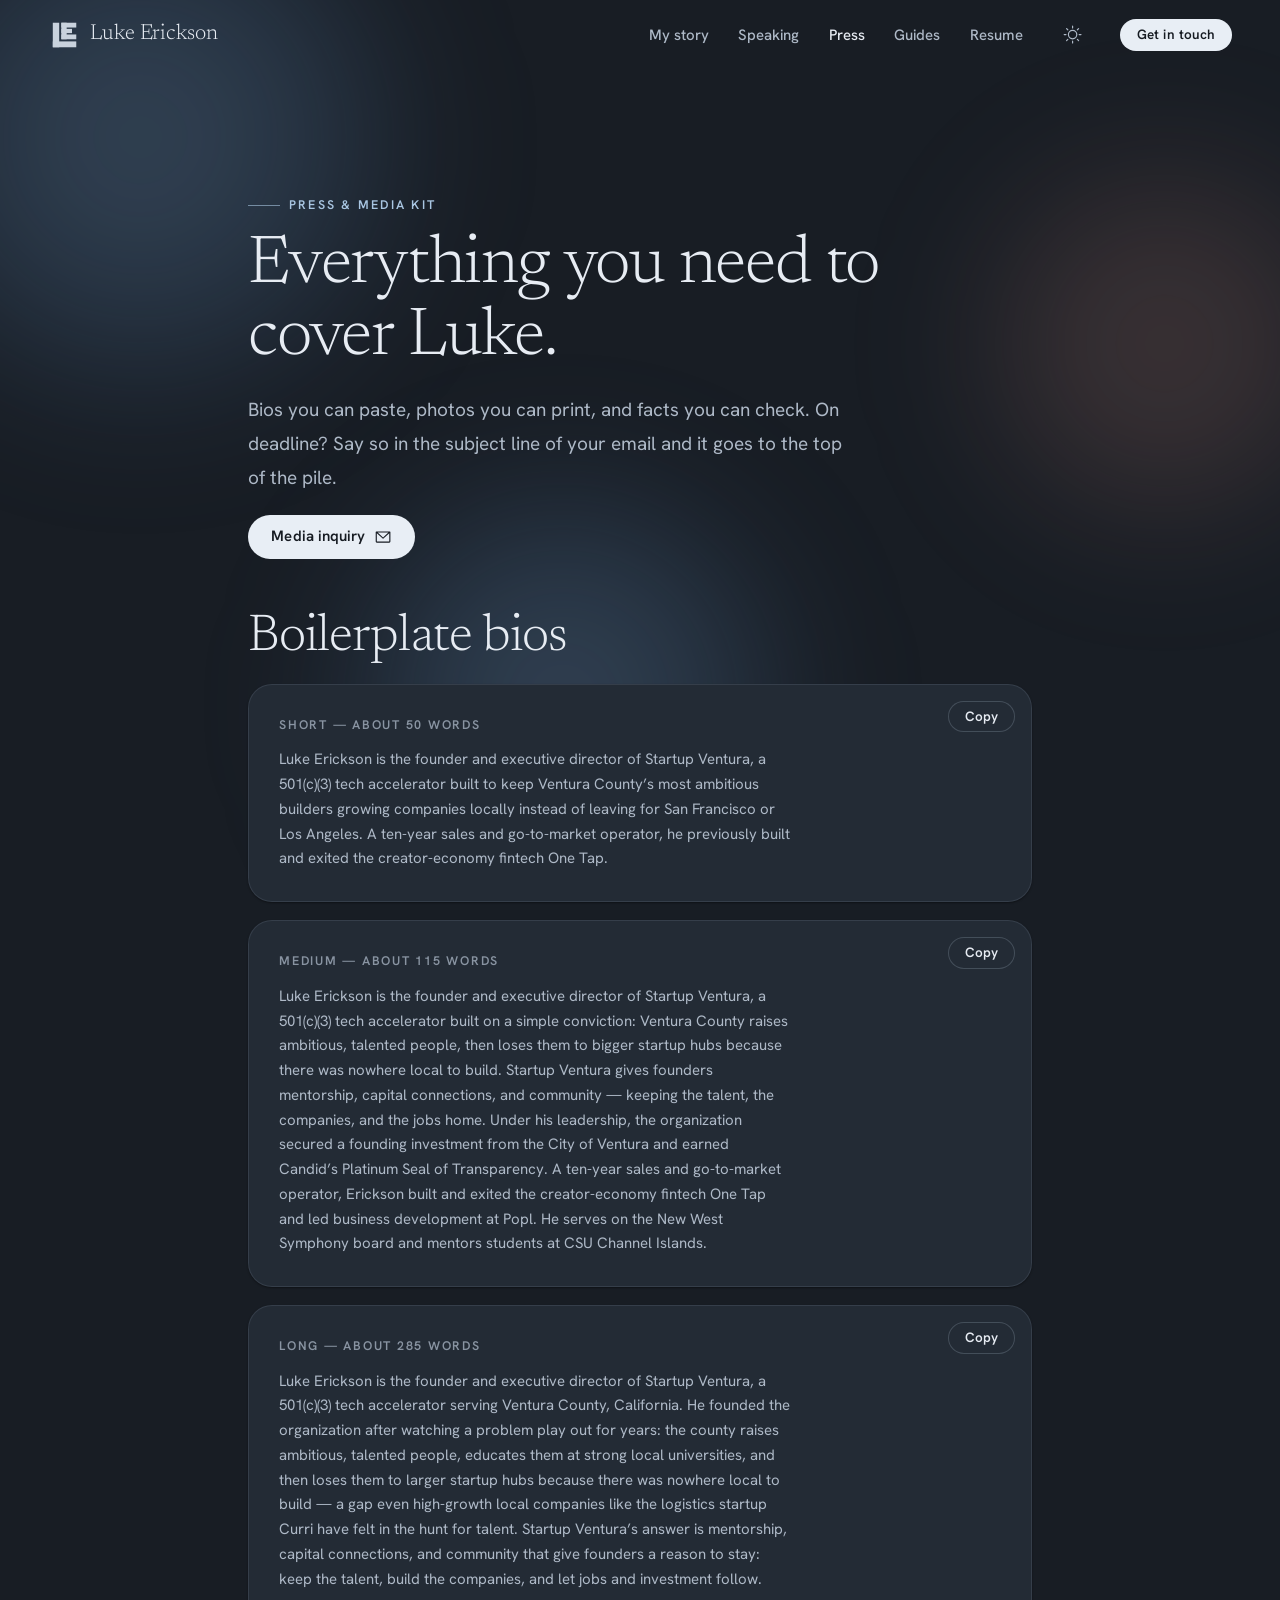
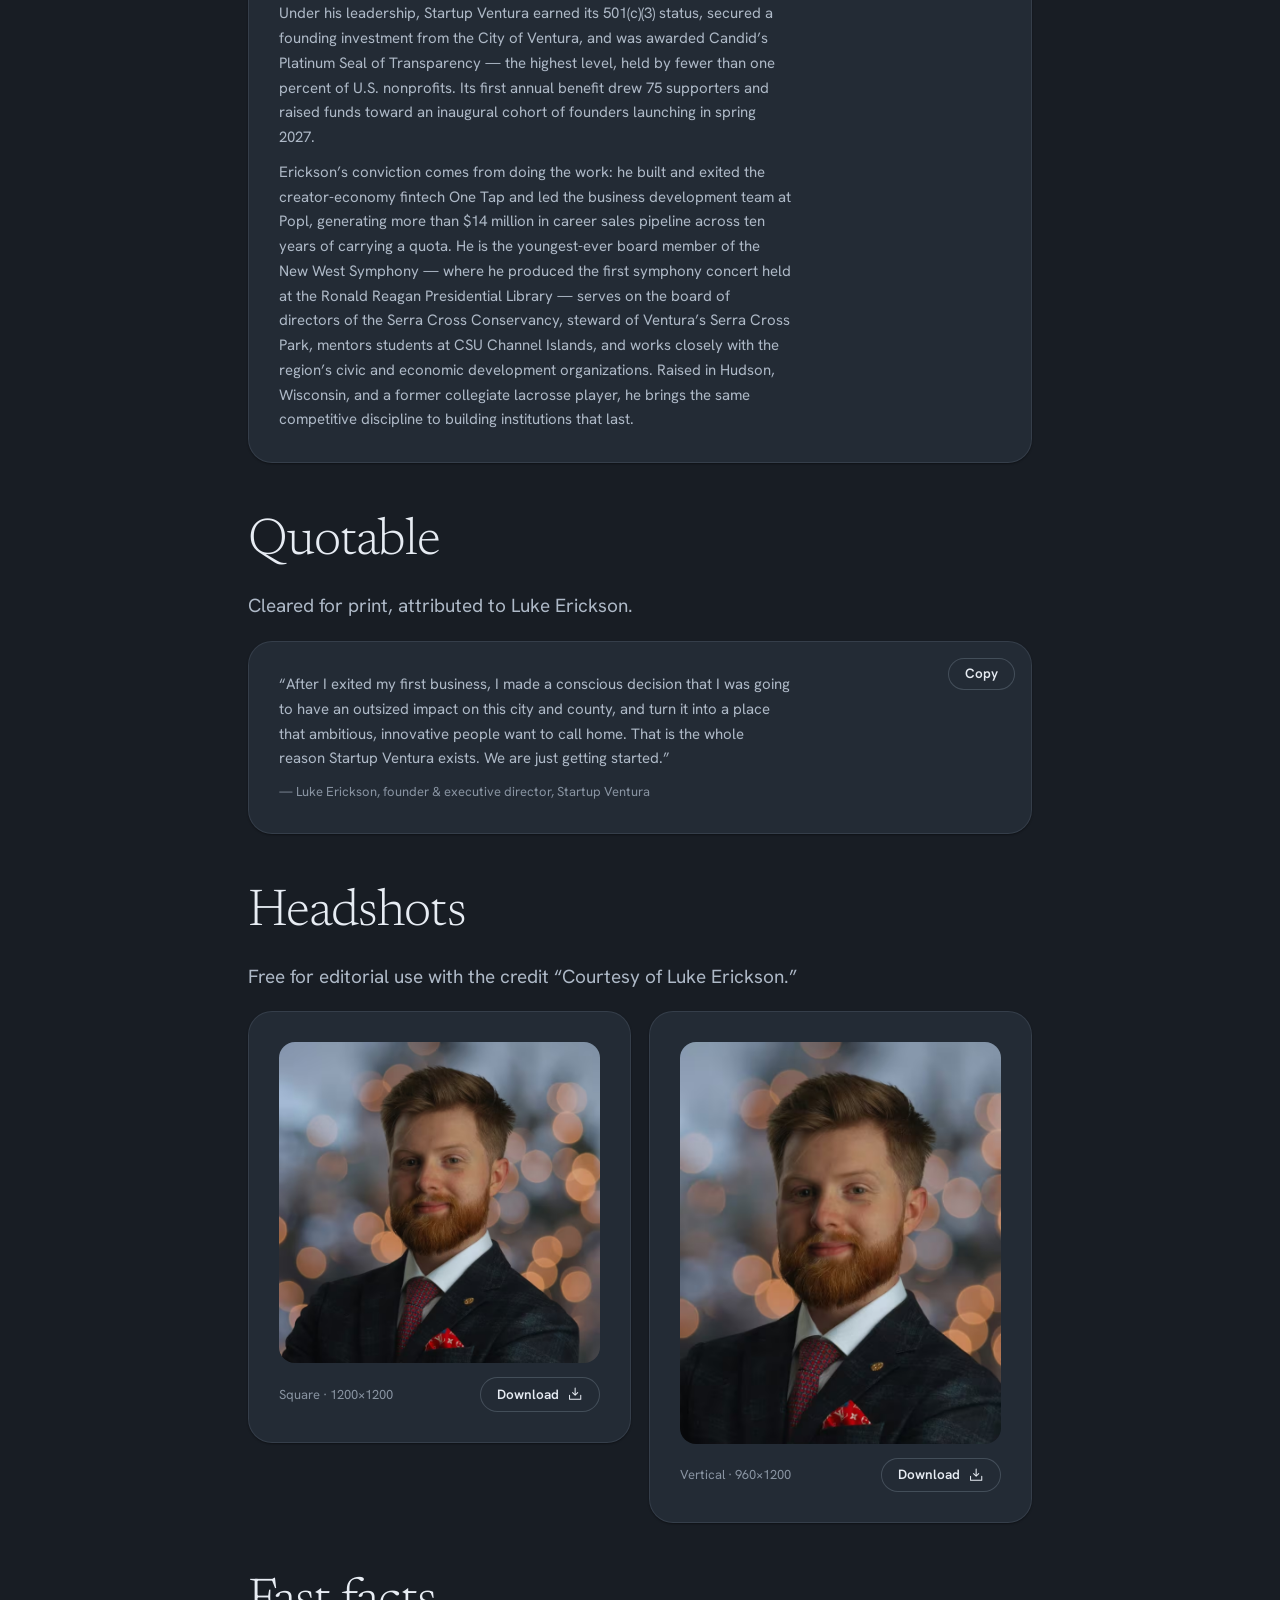
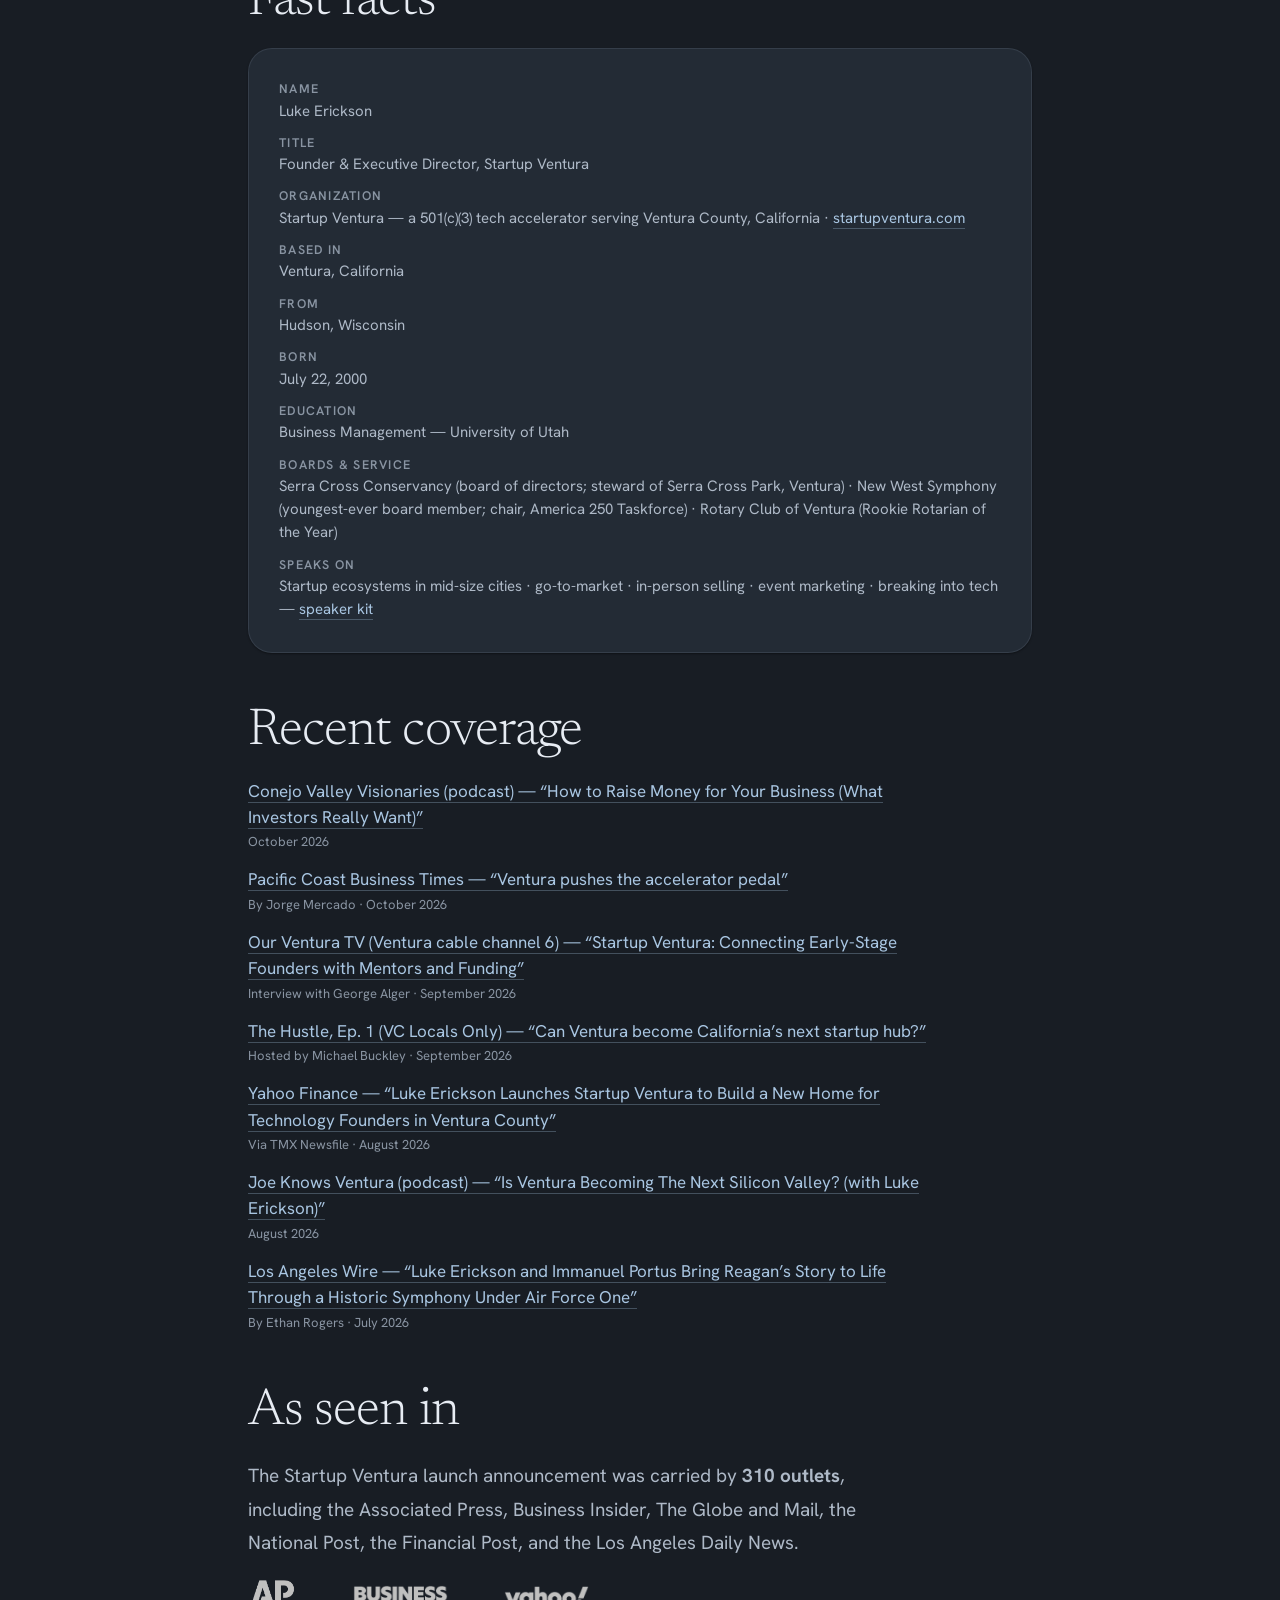
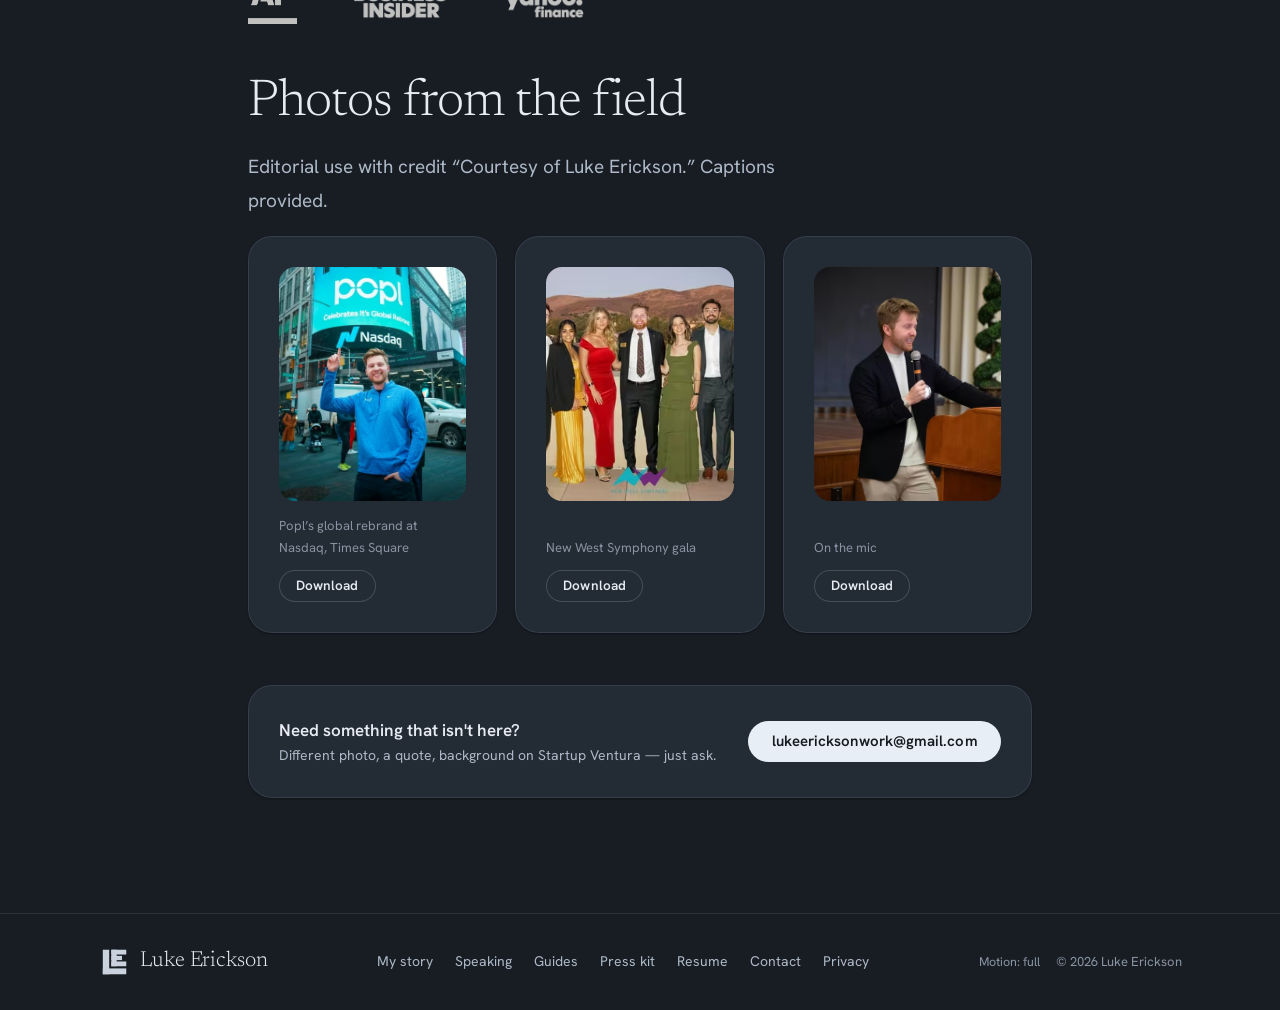
<file: press/index.html>
<!DOCTYPE html>
<html lang="en" data-theme="dark">
<head>
<meta charset="UTF-8" />
<meta name="viewport" content="width=device-width, initial-scale=1" />

<!-- No-flash theme + motion: applied before first paint -->
<script>
(function(){try{var t=localStorage.getItem('luke-theme')||'dark';document.documentElement.setAttribute('data-theme',t);}catch(e){document.documentElement.setAttribute('data-theme','dark');}
try{var m=localStorage.getItem('luke-motion');if(!m){m=window.matchMedia&&window.matchMedia('(prefers-reduced-motion: reduce)').matches?'still':'rich';}document.documentElement.setAttribute('data-motion',m);}catch(e){document.documentElement.setAttribute('data-motion','rich');}})();
</script>
<style>html[data-theme="dark"]{background:#181D24}html[data-theme="light"]{background:#F7F9FC}</style>

<title>Press &amp; Media Kit | Luke Erickson</title>
<meta name="description" content="Press kit for Luke Erickson, founder and executive director of Startup Ventura: boilerplate bios, downloadable headshots, fast facts, and recent coverage." />
<link rel="canonical" href="https://lukeerickson.com/press/" />
<meta name="robots" content="index, follow" />
<meta name="author" content="Luke Erickson" />
<meta name="theme-color" content="#181D24" />
<meta property="og:type" content="website" />
<meta property="og:site_name" content="Luke Erickson" />
<meta property="og:title" content="Press &amp; Media Kit | Luke Erickson" />
<meta property="og:description" content="Bios, headshots, facts, and coverage for media." />
<meta property="og:url" content="https://lukeerickson.com/press/" />
<meta property="og:image" content="https://lukeerickson.com/assets/og/luke-erickson-og.jpg" />
<meta property="og:image:width" content="1200" />
<meta property="og:image:height" content="630" />
<meta property="og:image:alt" content="Luke Erickson" />
<meta name="twitter:card" content="summary_large_image" />
<meta name="twitter:title" content="Press &amp; Media Kit | Luke Erickson" />
<meta name="twitter:description" content="Bios, headshots, facts, and coverage for media." />
<meta name="twitter:image" content="https://lukeerickson.com/assets/og/luke-erickson-og.jpg" />
<link rel="icon" type="image/svg+xml" href="/assets/logo/LE-monogram.svg" />
<link rel="apple-touch-icon" href="/assets/og/apple-touch-icon.png" />
<link rel="manifest" href="/site.webmanifest" />
<link rel="preload" as="font" type="font/woff2" href="/assets/fonts/newsreader-300.woff2" crossorigin />
<link rel="preload" as="font" type="font/woff2" href="/assets/fonts/hanken-grotesk-400.woff2" crossorigin />
<style data-inline-css>
/* ============================================================
   Luke Erickson — lukeerickson.com
   Full design system (ported verbatim from the approved
   "Luke Erickson Design System" handoff) + page styles.
   Light + dark themes. Default theme is dark (set on <html>).
   ============================================================ */

/* ---------------- Webfonts (self-hosted, swap) ---------------- */
@font-face{font-family:'Newsreader';font-style:normal;font-weight:300;font-display:swap;src:url('/assets/fonts/newsreader-300.woff2') format('woff2');}
@font-face{font-family:'Newsreader';font-style:normal;font-weight:400;font-display:swap;src:url('/assets/fonts/newsreader-400.woff2') format('woff2');}
@font-face{font-family:'Newsreader';font-style:normal;font-weight:500;font-display:swap;src:url('/assets/fonts/newsreader-500.woff2') format('woff2');}
@font-face{font-family:'Newsreader';font-style:italic;font-weight:300;font-display:swap;src:url('/assets/fonts/newsreader-300-italic.woff2') format('woff2');}
@font-face{font-family:'Newsreader';font-style:italic;font-weight:400;font-display:swap;src:url('/assets/fonts/newsreader-400-italic.woff2') format('woff2');}
@font-face{font-family:'Hanken Grotesk';font-style:normal;font-weight:400;font-display:swap;src:url('/assets/fonts/hanken-grotesk-400.woff2') format('woff2');}
@font-face{font-family:'Hanken Grotesk';font-style:normal;font-weight:500;font-display:swap;src:url('/assets/fonts/hanken-grotesk-500.woff2') format('woff2');}
@font-face{font-family:'Hanken Grotesk';font-style:normal;font-weight:600;font-display:swap;src:url('/assets/fonts/hanken-grotesk-600.woff2') format('woff2');}
@font-face{font-family:'Hanken Grotesk';font-style:normal;font-weight:700;font-display:swap;src:url('/assets/fonts/hanken-grotesk-700.woff2') format('woff2');}

/* ============================ TOKENS (light) ============================ */
:root{
  --white:#FFFFFF;--sky-0:#F7F9FC;--sky-50:#FBFCFE;--sky-100:#F1F5FA;--sky-150:#EAF0F7;--sky-200:#E1E9F2;--sky-300:#D2DDEA;
  --blue-700:#3F6E9E;--blue-600:#4A77A6;--blue-500:#7BA7D1;--blue-400:#9CBFDD;--blue-300:#BCD4E8;--blue-200:#D6E4F1;--blue-100:#E7F0F8;--blue-50:#F2F7FB;
  --coral-700:#C9745F;--coral-600:#DD8470;--coral-500:#F0A292;--coral-400:#F4B6A8;--coral-300:#F8CDC2;--coral-200:#FBDFD8;--coral-100:#FDECE7;
  --ink-900:#2A333E;--ink-800:#34404E;--ink-700:#44505F;--ink-600:#5B6675;--ink-500:#74808E;--ink-400:#8A94A1;--ink-300:#AAB3BF;--ink-200:#C9D0D9;--ink-100:#E4E9F0;

  --color-bg:var(--sky-0);--color-bg-tint:var(--sky-100);--color-surface:var(--white);--color-surface-sunken:var(--sky-100);--color-surface-translucent:rgba(255,255,255,.72);
  --color-border:var(--sky-200);--color-border-strong:var(--sky-300);
  --text-primary:var(--ink-800);--text-secondary:var(--ink-600);--text-muted:#69727F;--text-faint:var(--ink-400);
  --text-on-ink:#F4F7FB;--text-on-coral:var(--ink-900);
  --accent-blue:var(--blue-500);--accent-blue-ink:var(--blue-700);--accent-coral:var(--coral-500);--accent-coral-ink:#A35E4D;
  --logo-l:#5B6675;--logo-e:#5B6675;
  --link:var(--blue-700);--link-hover:#355E86;--focus-ring:rgba(123,167,209,.55);
  --color-bg-deep:var(--sky-150);--color-surface-2:var(--sky-50);--color-input-bg:var(--white);--glass-border:rgba(255,255,255,.6);--color-hover-surface:var(--sky-100);
  --btn-primary-bg:var(--ink-800);--btn-primary-fg:var(--text-on-ink);--btn-primary-bg-hover:var(--ink-900);
  --btn-secondary-bg:var(--white);--btn-secondary-bg-hover:var(--sky-50);
  --color-chip-bg:var(--blue-100);--color-chip-fg:var(--blue-700);--color-chip-bg-hover:var(--blue-200);
  --tag-neutral-bg:var(--sky-100);--tag-neutral-fg:var(--ink-700);--tag-neutral-border:var(--sky-200);
  --tag-blue-bg:var(--blue-100);--tag-blue-fg:var(--blue-700);--tag-coral-bg:var(--coral-100);--tag-coral-fg:#9C4A34;
  --cloud-blue:rgba(123,167,209,.22);--cloud-blue-soft:rgba(156,191,221,.16);--cloud-coral:rgba(240,162,146,.16);--cloud-coral-soft:rgba(244,182,168,.11);--cloud-white:rgba(255,255,255,.85);

  /* type */
  --font-display:'Newsreader','Iowan Old Style','Palatino Linotype','Times New Roman',serif;
  --font-sans:'Hanken Grotesk',system-ui,-apple-system,'Segoe UI',Helvetica,Arial,sans-serif;
  --font-mono:ui-monospace,'SF Mono',Menlo,Consolas,monospace;
  --fw-display-thin:200;--fw-display:300;--fw-display-book:400;--fw-regular:400;--fw-medium:500;--fw-semibold:600;--fw-bold:700;
  --text-display-2xl:clamp(3.5rem,2.1rem + 6vw,7rem);--text-display-xl:clamp(3rem,2rem + 4.6vw,5.5rem);
  --text-display-lg:clamp(2.5rem,1.85rem + 3.2vw,4.25rem);--text-display-md:clamp(2rem,1.55rem + 2.2vw,3.25rem);
  --text-h3:clamp(1.3rem,1.17rem + .65vw,1.6rem);
  --text-body-lg:1.1875rem;--text-body:1.0625rem;--text-body-sm:.9375rem;--text-caption:.8125rem;--text-eyebrow:.78125rem;
  --lh-display:1.06;--lh-tight:1.15;--lh-heading:1.22;--lh-snug:1.4;--lh-body:1.65;--lh-relaxed:1.78;
  --ls-display:-.018em;--ls-tight:-.01em;--ls-wide:.04em;--ls-eyebrow:.18em;

  /* spacing */
  --space-1:.25rem;--space-2:.5rem;--space-3:.75rem;--space-4:1rem;--space-5:1.25rem;--space-6:1.5rem;--space-8:2rem;--space-10:2.5rem;--space-12:3rem;--space-16:4rem;
  --page-gutter:clamp(1.25rem,5vw,3rem);

  /* effects */
  --radius-xs:6px;--radius-sm:10px;--radius-md:16px;--radius-lg:24px;--radius-xl:36px;--radius-2xl:48px;--radius-pill:999px;--radius-circle:50%;
  --shadow-xs:0 1px 2px rgba(80,110,150,.06);--shadow-sm:0 2px 10px -2px rgba(80,110,150,.10);
  --shadow-md:0 12px 28px -14px rgba(70,100,145,.20),0 2px 8px -4px rgba(70,100,145,.08);
  --shadow-lg:0 28px 56px -22px rgba(63,93,140,.26),0 8px 20px -14px rgba(63,93,140,.10);
  --shadow-xl:0 44px 90px -30px rgba(58,88,135,.30),0 14px 30px -18px rgba(58,88,135,.12);
  --shadow-soft:0 24px 70px -28px rgba(99,128,170,.30);--shadow-coral:0 24px 60px -26px rgba(225,140,118,.26);
  --ring-focus:0 0 0 3px var(--focus-ring);
  --blur-glass:16px;--blur-cloud:64px;
  --ease-out:cubic-bezier(.22,1,.36,1);--ease-in-out:cubic-bezier(.65,0,.35,1);--ease-soft:cubic-bezier(.4,0,.2,1);--ease-drift:cubic-bezier(.45,.05,.55,.95);
  --dur-fast:150ms;--dur-med:280ms;--dur-slow:520ms;--dur-drift:32s;
  --z-clouds:1;--z-content:2;--z-nav:50;
}

/* ============================ TOKENS (dark, default) ============================ */
[data-theme="dark"]{
  --color-bg:#181D24;--color-bg-deep:#0E1217;--color-bg-tint:#1E242D;--color-surface:#232B35;--color-surface-sunken:#14181E;--color-surface-2:#2A3340;
  --color-surface-translucent:rgba(31,38,47,.62);--color-input-bg:#1B212A;--glass-border:rgba(255,255,255,.10);
  --color-border:rgba(180,198,219,.12);--color-border-strong:rgba(180,198,219,.22);
  --text-primary:#E7ECF3;--text-secondary:#AEB9C7;--text-muted:#8994A2;--text-faint:#5E6A78;--text-on-coral:#20262E;
  --accent-blue:#8FB8DE;--accent-blue-ink:#A9C6E2;--accent-coral:#F0A292;--accent-coral-ink:#F2B3A6;
  --link:#A9C6E2;--link-hover:#C7DBEE;--focus-ring:rgba(143,184,222,.50);
  --logo-l:#C9D2DD;--logo-e:#C9D2DD;
  --btn-primary-bg:#E8EEF5;--btn-primary-fg:#161B22;--btn-primary-bg-hover:#FFFFFF;--btn-secondary-bg:var(--color-surface);--btn-secondary-bg-hover:var(--color-surface-2);
  --color-chip-bg:rgba(143,184,222,.15);--color-chip-fg:#BBD4EC;--color-chip-bg-hover:rgba(143,184,222,.24);--color-hover-surface:rgba(255,255,255,.06);
  --tag-neutral-bg:rgba(255,255,255,.06);--tag-neutral-fg:#C2CCD8;--tag-neutral-border:rgba(255,255,255,.09);
  --tag-blue-bg:rgba(143,184,222,.16);--tag-blue-fg:#BBD4EC;--tag-coral-bg:rgba(240,162,146,.16);--tag-coral-fg:#F4B6A8;
  --cloud-blue:rgba(123,167,209,.30);--cloud-blue-soft:rgba(96,140,190,.20);--cloud-coral:rgba(240,162,146,.18);--cloud-coral-soft:rgba(228,150,135,.12);--cloud-white:rgba(176,203,230,.16);
  --shadow-xs:0 1px 2px rgba(0,0,0,.40);--shadow-sm:0 2px 10px -2px rgba(0,0,0,.50);
  --shadow-md:0 12px 28px -14px rgba(0,0,0,.60),0 2px 8px -4px rgba(0,0,0,.40);
  --shadow-lg:0 28px 56px -22px rgba(0,0,0,.65),0 8px 20px -14px rgba(0,0,0,.50);
  --shadow-xl:0 44px 90px -30px rgba(0,0,0,.70),0 14px 30px -18px rgba(0,0,0,.55);
  --shadow-soft:0 24px 70px -28px rgba(40,70,110,.55);--shadow-coral:0 24px 60px -26px rgba(0,0,0,.50);
}

/* ============================ BASE ============================ */
*,*::before,*::after{box-sizing:border-box;}
html{scroll-behavior:smooth;-webkit-text-size-adjust:100%;}
body{
  margin:0;background:var(--color-bg);color:var(--text-primary);
  font-family:var(--font-sans);font-size:var(--text-body);line-height:var(--lh-body);
  -webkit-font-smoothing:antialiased;text-rendering:optimizeLegibility;overflow-x:hidden;
}
img,svg{display:block;max-width:100%;}
a{color:var(--link);text-decoration:none;}
:focus-visible{outline:2px solid var(--accent-blue-ink);outline-offset:2px;border-radius:4px;}
.skip-link{position:absolute;left:-9999px;top:0;background:var(--btn-primary-bg);color:var(--btn-primary-fg);padding:.7rem 1.1rem;border-radius:var(--radius-pill);z-index:200;font-weight:600;}
.skip-link:focus{left:16px;top:16px;}
.visually-hidden{position:absolute!important;width:1px;height:1px;padding:0;margin:-1px;overflow:hidden;clip:rect(0 0 0 0);white-space:nowrap;border:0;}

/* ============================ TYPE HELPERS ============================ */
.ds-display{font-family:var(--font-display);font-weight:var(--fw-display);line-height:var(--lh-display);letter-spacing:var(--ls-display);color:var(--text-primary);margin:0;}
.ds-eyebrow{font-family:var(--font-sans);font-weight:var(--fw-semibold);font-size:var(--text-eyebrow);letter-spacing:var(--ls-eyebrow);text-transform:uppercase;color:var(--accent-blue-ink);display:inline-flex;align-items:center;gap:.7em;}
.ds-eyebrow--line::before{content:"";width:2rem;height:1px;background:currentColor;opacity:.6;flex:none;}
.ds-prose{font-size:var(--text-body-lg);line-height:var(--lh-relaxed);color:var(--text-secondary);}
.ds-prose p{margin:0;}
.ds-prose p+p{margin-top:1.05em;}
.ds-link{color:var(--link);text-decoration:none;border-bottom:1px solid color-mix(in srgb,var(--link) 30%,transparent);transition:color var(--dur-fast) var(--ease-soft),border-color var(--dur-fast) var(--ease-soft);}
.ds-link:hover{color:var(--link-hover);border-bottom-color:var(--link-hover);}

/* ============================ ICONS ============================ */
.icon{width:1.2em;height:1.2em;fill:currentColor;flex:none;}

/* ============================ BUTTON ============================ */
.ds-btn{display:inline-flex;align-items:center;justify-content:center;gap:.55em;font-family:var(--font-sans);font-weight:var(--fw-semibold);font-size:.9375rem;line-height:1;letter-spacing:.005em;padding:.75rem 1.4rem;border-radius:var(--radius-pill);border:1px solid transparent;background:transparent;color:var(--text-primary);cursor:pointer;white-space:nowrap;text-decoration:none;transition:background var(--dur-fast) var(--ease-soft),color var(--dur-fast) var(--ease-soft),border-color var(--dur-fast) var(--ease-soft),box-shadow var(--dur-med) var(--ease-out),transform var(--dur-med) var(--ease-out);}
.ds-btn:focus-visible{outline:none;box-shadow:var(--ring-focus);}
.ds-btn__icon{display:inline-flex;font-size:1.15em;line-height:0;}
.ds-btn__icon .icon{width:1.05em;height:1.05em;}
.ds-btn--sm{padding:.5rem 1rem;font-size:.84375rem;}
.ds-btn--lg{padding:.95rem 1.85rem;font-size:1rem;}
.ds-btn--primary{background:var(--btn-primary-bg);color:var(--btn-primary-fg);}
.ds-btn--primary:hover{background:var(--btn-primary-bg-hover);transform:translateY(-1px);box-shadow:var(--shadow-md);}
.ds-btn--primary:active{transform:translateY(0) scale(.99);box-shadow:var(--shadow-sm);}
.ds-btn--coral{background:var(--accent-coral);color:var(--text-on-coral);}
.ds-btn--coral:hover{background:var(--coral-400);transform:translateY(-1px);box-shadow:var(--shadow-coral);}
.ds-btn--soft{background:var(--color-chip-bg);color:var(--color-chip-fg);}
.ds-btn--soft:hover{background:var(--color-chip-bg-hover);}
.ds-btn--secondary{background:var(--btn-secondary-bg);color:var(--text-primary);border-color:var(--color-border-strong);}
.ds-btn--secondary:hover{background:var(--btn-secondary-bg-hover);transform:translateY(-1px);box-shadow:var(--shadow-sm);}
.ds-btn--ghost{background:transparent;color:var(--text-primary);}
.ds-btn--ghost:hover{background:var(--color-hover-surface);}
.ds-btn--link{background:transparent;color:var(--link);padding-inline:0;border-radius:0;}
.ds-btn--link:hover{color:var(--link-hover);}
.ds-btn--link .ds-btn__icon{transition:transform var(--dur-med) var(--ease-out);}
.ds-btn--link:hover .ds-btn__icon{transform:translateX(3px);}

/* ============================ ICON BUTTON ============================ */
.ds-iconbtn{display:inline-grid;place-items:center;width:2.75rem;height:2.75rem;border-radius:var(--radius-circle);border:1px solid transparent;background:transparent;color:var(--text-secondary);cursor:pointer;font-size:1.2rem;line-height:0;transition:background var(--dur-fast) var(--ease-soft),color var(--dur-fast) var(--ease-soft),border-color var(--dur-fast) var(--ease-soft),box-shadow var(--dur-med) var(--ease-out);}
.ds-iconbtn:hover{background:var(--color-hover-surface);color:var(--text-primary);}
.ds-iconbtn:focus-visible{outline:none;box-shadow:var(--ring-focus);}
.ds-iconbtn .icon{width:1.2rem;height:1.2rem;}
.ds-iconbtn--soft{background:var(--color-surface);border-color:var(--color-border);box-shadow:var(--shadow-xs);}
.ds-iconbtn--soft:hover{border-color:var(--color-border-strong);color:var(--text-primary);}

/* ============================ TAG ============================ */
.ds-tag{display:inline-flex;align-items:center;gap:.4em;font-family:var(--font-sans);font-weight:var(--fw-semibold);font-size:.8125rem;letter-spacing:.01em;line-height:1;padding:.4rem .75rem;border-radius:var(--radius-pill);border:1px solid transparent;white-space:nowrap;}
.ds-tag--neutral{background:var(--tag-neutral-bg);color:var(--tag-neutral-fg);border-color:var(--tag-neutral-border);}
.ds-tag--blue{background:var(--tag-blue-bg);color:var(--tag-blue-fg);}
.ds-tag--coral{background:var(--tag-coral-bg);color:var(--tag-coral-fg);}
.ds-tag--outline{background:transparent;color:var(--text-secondary);border-color:var(--color-border-strong);}
.ds-tag--sm{font-size:.75rem;padding:.25rem .6rem;}

/* ============================ CARD ============================ */
.ds-card{position:relative;background:var(--color-surface);border:1px solid var(--color-border);border-radius:var(--radius-lg);padding:var(--space-8);box-shadow:var(--shadow-sm);transition:transform var(--dur-med) var(--ease-out),box-shadow var(--dur-med) var(--ease-out),border-color var(--dur-med) var(--ease-out);}
.ds-card--raised{box-shadow:var(--shadow-md);}
.ds-card--glass{background:var(--color-surface-translucent);backdrop-filter:blur(var(--blur-glass));-webkit-backdrop-filter:blur(var(--blur-glass));border-color:var(--glass-border);box-shadow:var(--shadow-md);}
.ds-card--interactive{cursor:pointer;}
.ds-card--interactive:hover{transform:translateY(-3px);box-shadow:var(--shadow-lg);border-color:transparent;}

/* ============================ INPUT / FIELD ============================ */
.ds-field{display:flex;flex-direction:column;gap:.5rem;}
.ds-field__label{font-family:var(--font-sans);font-weight:var(--fw-semibold);font-size:var(--text-eyebrow);letter-spacing:var(--ls-eyebrow);text-transform:uppercase;color:var(--text-secondary);}
.ds-input{width:100%;font-family:var(--font-sans);font-size:1rem;color:var(--text-primary);background:var(--color-input-bg);border:1px solid var(--color-border-strong);border-radius:var(--radius-md);padding:.8rem 1rem;transition:border-color var(--dur-fast) var(--ease-soft),box-shadow var(--dur-fast) var(--ease-soft),background var(--dur-fast) var(--ease-soft);}
.ds-input::placeholder{color:var(--text-muted);}
.ds-input:focus{outline:none;border-color:var(--accent-blue);box-shadow:var(--ring-focus);}
textarea.ds-input{resize:vertical;min-height:7rem;line-height:var(--lh-body);}

/* ============================ STAT ============================ */
.ds-stat{display:flex;flex-direction:column;gap:.35rem;}
.ds-stat__num{font-family:var(--font-display);font-weight:var(--fw-display);font-size:var(--text-display-md);line-height:1;letter-spacing:var(--ls-display);color:var(--text-primary);}
.ds-stat__num em{font-style:normal;color:var(--accent-coral);}
.ds-stat__label{font-family:var(--font-sans);font-weight:var(--fw-semibold);font-size:var(--text-eyebrow);letter-spacing:var(--ls-eyebrow);text-transform:uppercase;color:var(--accent-blue-ink);}

/* ============================ DIVIDER ============================ */
.ds-divider{height:1px;border:0;background:var(--color-border);margin:0;}

/* ============================ WORDMARK / MONOGRAM ============================ */
.ds-wordmark{display:inline-flex;align-items:center;gap:.6rem;font-family:var(--font-display);color:var(--text-primary);text-decoration:none;line-height:1;}
.ds-wordmark__mark{display:block;flex:none;width:32px;height:32px;}
.ds-wordmark__name{font-weight:var(--fw-display);font-size:1.35rem;letter-spacing:var(--ls-tight);white-space:nowrap;}
.ds-monogram .le-l{fill:var(--logo-l);}
.ds-monogram .le-e{fill:var(--logo-e);}

/* ============================ ATMOSPHERE / CLOUDS ============================ */
.ds-sky{position:relative;isolation:isolate;background:var(--color-bg);}
.ds-sky__field{position:fixed;inset:0;z-index:var(--z-clouds);overflow:hidden;pointer-events:none;}
.ds-sky__content{position:relative;z-index:var(--z-content);}
.ds-cloud{position:absolute;border-radius:50%;filter:blur(var(--blur-cloud));will-change:transform;transform:translateZ(0);}
.ds-cloud--blue{background:radial-gradient(circle at 50% 45%,var(--cloud-blue) 0%,var(--cloud-blue-soft) 42%,transparent 70%);}
.ds-cloud--coral{background:radial-gradient(circle at 50% 50%,var(--cloud-coral) 0%,var(--cloud-coral-soft) 45%,transparent 72%);}
.ds-cloud--white{background:radial-gradient(circle at 50% 45%,var(--cloud-white) 0%,rgba(255,255,255,.5) 40%,transparent 70%);}
[data-theme="dark"] .ds-cloud--white{background:radial-gradient(circle at 50% 45%,var(--cloud-white) 0%,rgba(176,203,230,.08) 40%,transparent 70%);}
@keyframes ds-drift-a{0%{transform:translate3d(0,var(--py,0px),0) scale(1);}100%{transform:translate3d(4%,calc(var(--py,0px) - 3%),0) scale(1.06);}}
@keyframes ds-drift-b{0%{transform:translate3d(0,var(--py,0px),0) scale(1.04);}100%{transform:translate3d(-5%,calc(var(--py,0px) + 2%),0) scale(1);}}
@keyframes ds-drift-c{0%{transform:translate3d(0,var(--py,0px),0) scale(1);}100%{transform:translate3d(3%,calc(var(--py,0px) + 4%),0) scale(1.08);}}
.ds-drift-a{animation:ds-drift-a var(--dur-drift) var(--ease-drift) infinite alternate;}
.ds-drift-b{animation:ds-drift-b calc(var(--dur-drift) * 1.25) var(--ease-drift) infinite alternate;}
.ds-drift-c{animation:ds-drift-c calc(var(--dur-drift) * 1.55) var(--ease-drift) infinite alternate;}

/* ============================ LAYOUT ============================ */
.container{width:100%;max-width:1180px;margin:0 auto;padding-inline:clamp(20px,5vw,48px);}
.container--narrow{max-width:760px;}
.section{position:relative;padding-block:clamp(64px,9vw,132px);}
.section--tight{padding-block:clamp(40px,6vw,80px);}
section[id]{scroll-margin-top:80px;}
picture{display:contents;}
.section__head{display:flex;flex-direction:column;gap:14px;margin-bottom:clamp(32px,5vw,56px);max-width:52ch;}

/* ============================ HEADER / NAV ============================ */
.site-header{position:sticky;top:0;z-index:var(--z-nav);}
.site-header__inner{display:flex;align-items:center;justify-content:space-between;gap:16px;padding:13px clamp(20px,5vw,48px);background:transparent;border-bottom:1px solid transparent;transition:background var(--dur-med) var(--ease-soft),border-color var(--dur-med) var(--ease-soft);}
.site-header.is-scrolled .site-header__inner{background:var(--color-surface-translucent);backdrop-filter:blur(16px);-webkit-backdrop-filter:blur(16px);border-bottom-color:var(--color-border);}
.site-nav{display:flex;align-items:center;gap:clamp(10px,2vw,28px);}
.site-nav__links{display:flex;align-items:center;gap:clamp(10px,2vw,28px);}
.nav-link{background:none;border:0;cursor:pointer;font-family:var(--font-sans);font-weight:500;font-size:15px;color:var(--text-secondary);padding:6px 2px;white-space:nowrap;transition:color var(--dur-fast) var(--ease-soft);text-decoration:none;}
.nav-link:hover,.nav-link:focus-visible{color:var(--text-primary);}
.nav-toggle{display:none;}

/* ============================ HERO ============================ */
.hero{padding-top:clamp(40px,7vw,84px);padding-bottom:clamp(40px,6vw,72px);}
.hero__grid{display:grid;grid-template-columns:1.05fr .95fr;gap:clamp(32px,5vw,72px);align-items:center;}
.hero__copy{display:flex;flex-direction:column;align-items:flex-start;gap:22px;max-width:38ch;}
.hero__name{font-size:var(--text-display-2xl);}
.hero__lead{max-width:42ch;}
.hero__cta{display:flex;align-items:center;gap:18px;flex-wrap:wrap;}
.hero__media{position:relative;justify-self:end;width:100%;max-width:440px;will-change:transform;}
.hero__photo{width:100%;aspect-ratio:4/5;height:auto;object-fit:cover;border-radius:var(--radius-xl);box-shadow:var(--shadow-soft),var(--shadow-lg);background:var(--color-surface-sunken);}
.hero__chip{position:absolute;left:-22px;bottom:34px;display:inline-flex;align-items:center;gap:10px;padding:11px 17px;border-radius:var(--radius-pill);font-size:14px;font-weight:600;color:var(--text-primary);}
.hero__chip-dot{width:9px;height:9px;border-radius:50%;background:var(--accent-coral);box-shadow:0 0 0 0 var(--accent-coral);animation:chipPulse 2.6s var(--ease-soft) infinite;}
@keyframes chipPulse{0%{box-shadow:0 0 0 0 rgba(240,162,146,.5);}70%{box-shadow:0 0 0 9px rgba(240,162,146,0);}100%{box-shadow:0 0 0 0 rgba(240,162,146,0);}}
.hero__socials{position:absolute;right:14px;bottom:-22px;display:flex;gap:8px;}
.hero__stats{display:flex;gap:clamp(28px,5vw,64px);flex-wrap:wrap;margin-top:clamp(40px,6vw,72px);}

/* ============================ MARQUEE ============================ */
.marquee-wrap{margin-top:clamp(40px,6vw,72px);}
.marquee{overflow:hidden;-webkit-mask-image:linear-gradient(90deg,transparent,#000 8%,#000 92%,transparent);mask-image:linear-gradient(90deg,transparent,#000 8%,#000 92%,transparent);}
.marquee__track{display:flex;align-items:center;gap:clamp(28px,4vw,52px);width:max-content;animation:marquee 38s linear infinite;}
.marquee:hover .marquee__track,.marquee:focus-within .marquee__track{animation-play-state:paused;}
.marquee__item{font-family:var(--font-display);font-weight:var(--fw-display-book);font-size:clamp(1.05rem,.9rem + .6vw,1.45rem);color:var(--text-muted);white-space:nowrap;letter-spacing:.01em;}
.marquee__dot{width:5px;height:5px;border-radius:50%;background:var(--accent-coral);opacity:.7;flex:none;}
/* Logo variant: white-silhouette PNGs (alpha = shape), tinted per theme via filter */
.marquee__track--logos{list-style:none;margin:0;padding:0;gap:clamp(34px,5vw,64px);}
.marquee__logo{flex:none;display:flex;align-items:center;}
.marquee__logo img{display:block;height:clamp(30px,2.8vw,40px);width:auto;opacity:.88;transition:opacity .25s ease;}
[data-theme="dark"] .marquee__logo img{filter:brightness(0) invert(.86) sepia(.05) saturate(.5);}
[data-theme="light"] .marquee__logo img{filter:brightness(0) invert(.38) sepia(.12) saturate(.7);}
.marquee__logo:hover img{opacity:1;}
/* Square marks (One Tap, Rotary, Utah) read small at cap-height; give them a touch more */
.marquee__logo img[alt="One Tap"],.marquee__logo img[alt="Rotary Club of Ventura"],.marquee__logo img[alt="University of Utah"]{height:clamp(38px,3.6vw,50px);}
@keyframes marquee{from{transform:translateX(0);}to{transform:translateX(-50%);}}

/* ============================ ABOUT ============================ */
.about__grid{display:grid;grid-template-columns:.85fr 1.15fr;gap:clamp(32px,5vw,72px);align-items:center;}
.about__photo{width:100%;aspect-ratio:4/5;height:auto;object-fit:cover;border-radius:var(--radius-lg);box-shadow:var(--shadow-soft);background:var(--color-surface-sunken);}
.about__body{display:flex;flex-direction:column;align-items:flex-start;gap:20px;}
.about__tags{display:flex;gap:10px;flex-wrap:wrap;}

/* ============================ EXPERIENCE TIMELINE ============================ */
.xp{list-style:none;margin:0;padding:0;}
.xp__item{display:grid;grid-template-columns:58px 1fr;gap:clamp(16px,2.5vw,26px);padding:clamp(22px,3vw,30px) 0;border-top:1px solid var(--color-border);}
.xp__item:first-child{border-top:0;padding-top:0;}
.xp__tile{width:58px;height:58px;border-radius:var(--radius-md);background:var(--color-surface-2);border:1px solid var(--color-border);display:grid;place-items:center;color:var(--accent-blue-ink);}
.xp__tile .icon{width:27px;height:27px;}
.xp__body{min-width:0;display:flex;flex-direction:column;gap:8px;}
.xp__head{display:flex;align-items:baseline;justify-content:space-between;gap:16px;flex-wrap:wrap;}
.xp__role{font-family:var(--font-display);font-weight:var(--fw-display);font-size:clamp(1.35rem,1.1rem + .9vw,1.7rem);line-height:1.12;letter-spacing:-.015em;color:var(--text-primary);margin:0;}
.xp__dates{font-family:var(--font-mono);font-size:13px;color:var(--text-muted);white-space:nowrap;}
.xp__org{font-size:14.5px;color:var(--accent-blue-ink);font-weight:var(--fw-semibold);}
.xp__org .xp__loc{color:var(--text-muted);font-weight:var(--fw-regular);}
.xp__org a{color:inherit;text-decoration:none;border-bottom:1px solid color-mix(in srgb,currentColor 35%,transparent);transition:border-color var(--dur-fast) var(--ease-soft);}
.xp__org a:hover{border-bottom-color:currentColor;}
.xp__desc{font-size:15.5px;line-height:1.6;color:var(--text-secondary);margin:.2em 0 0;max-width:62ch;}
.xp__tags{display:flex;gap:8px;flex-wrap:wrap;margin-top:4px;}
.xp__more{margin-top:clamp(28px,4vw,44px);}

/* ============================ GALLERY ============================ */
.gallery{columns:3;column-gap:16px;}
.gallery__item{break-inside:avoid;margin:0 0 16px;position:relative;border-radius:var(--radius-md);overflow:hidden;box-shadow:var(--shadow-md);cursor:pointer;outline:none;display:block;background:var(--color-surface-sunken);}
.gallery__item img{width:100%;height:auto;display:block;transition:transform .6s var(--ease-out);}
.gallery__item:hover img,.gallery__item:focus-visible img{transform:scale(1.045);}
.gallery__item:focus-visible{outline:none;box-shadow:var(--shadow-md),var(--ring-focus);}
.gallery__cap{position:absolute;left:0;right:0;bottom:0;margin:0;padding:34px 16px 14px;font-family:var(--font-sans);font-size:13px;font-weight:600;letter-spacing:.01em;color:#fff;background:linear-gradient(to top,rgba(8,11,16,.82),rgba(8,11,16,.35) 55%,transparent);opacity:0;transform:translateY(10px);transition:opacity var(--dur-med) var(--ease-soft),transform var(--dur-med) var(--ease-out);}
.gallery__item:hover .gallery__cap,.gallery__item:focus-visible .gallery__cap{opacity:1;transform:none;}
/* Touch devices have no hover: show captions always so mobile keeps the credibility context */
@media (hover:none){.gallery__cap{opacity:1;transform:none;}}

/* ============================ CONTACT ============================ */
.contact__grid{display:grid;grid-template-columns:1.1fr .9fr;gap:clamp(36px,5vw,72px);align-items:start;}
.contact__copy{display:flex;flex-direction:column;align-items:flex-start;gap:18px;}
.contact__form{display:flex;flex-direction:column;gap:18px;width:100%;max-width:460px;}
.contact__aside{display:flex;flex-direction:column;gap:22px;}
.contact__card{display:flex;flex-direction:column;gap:18px;}
.contact__line{display:flex;align-items:flex-start;gap:12px;color:var(--text-secondary);font-size:15px;line-height:1.45;}
.contact__line .icon{width:20px;height:20px;flex:none;margin-top:1px;color:var(--accent-blue-ink);}
.contact__socials{display:flex;gap:10px;}
[hidden]{display:none!important;}
.contact__success{display:flex;gap:14px;align-items:center;}
.contact__success .icon{width:28px;height:28px;color:var(--accent-blue-ink);}

/* ============================ FOOTER ============================ */
.footer{border-top:1px solid var(--color-border);}
.footer__row{display:flex;align-items:center;justify-content:space-between;gap:20px;flex-wrap:wrap;padding-block:32px;}
.footer__nav{display:flex;gap:22px;flex-wrap:wrap;}
.footer__nav a{font-family:var(--font-sans);font-size:14px;color:var(--text-secondary);}
.footer__nav a:hover{color:var(--text-primary);}
.footer__copy{font-size:13px;color:var(--text-muted);}
.footer__meta{display:flex;align-items:center;gap:16px;flex-wrap:wrap;}
.motion-toggle{background:none;border:0;cursor:pointer;font-family:var(--font-sans);font-size:12.5px;color:var(--text-muted);display:inline-flex;align-items:center;gap:6px;padding:4px 0;}
.motion-toggle:hover{color:var(--text-secondary);}

/* ============================ RESUME PAGE ============================ */
.resume-page .container{max-width:1000px;}
.resume-hero{padding-top:clamp(40px,7vw,80px);padding-bottom:clamp(24px,4vw,48px);}
.resume-hero__grid{display:grid;grid-template-columns:1fr auto;gap:24px;align-items:end;}
.resume-hero__name{font-size:var(--text-display-xl);}
.resume-hero__role{color:var(--accent-blue-ink);font-weight:var(--fw-semibold);font-size:var(--text-body-lg);margin-top:8px;}
.resume-hero__contact{display:flex;flex-wrap:wrap;gap:8px 20px;margin-top:14px;color:var(--text-secondary);font-size:14.5px;}
.resume-hero__contact a{color:var(--text-secondary);}
.resume-hero__contact a:hover{color:var(--text-primary);}
.resume-hero__actions{display:flex;flex-direction:column;gap:10px;align-items:flex-end;}
.resume-block{margin-top:clamp(36px,5vw,64px);}
.resume-block__title{font-family:var(--font-display);font-weight:var(--fw-display);font-size:var(--text-display-md);margin:0 0 6px;letter-spacing:var(--ls-display);}
.edu{display:flex;flex-direction:column;gap:4px;padding:clamp(18px,2.5vw,24px) 0;border-top:1px solid var(--color-border);}
.edu:first-of-type{border-top:0;}
.edu__deg{font-family:var(--font-display);font-weight:var(--fw-display);font-size:1.4rem;line-height:1.15;color:var(--text-primary);}
.edu__school{color:var(--accent-blue-ink);font-weight:var(--fw-semibold);font-size:14.5px;}
.skills{display:flex;flex-direction:column;gap:18px;}
.skills__group{display:flex;flex-direction:column;gap:10px;}
.skills__label{font-size:var(--text-eyebrow);letter-spacing:var(--ls-eyebrow);text-transform:uppercase;color:var(--text-muted);font-weight:var(--fw-semibold);}
.skills__tags{display:flex;gap:8px;flex-wrap:wrap;}

/* ============================ STORY / ABOUT-ME PAGE ============================ */
.story__crumb{font-size:13px;color:var(--text-muted);margin-bottom:22px;display:flex;gap:8px;align-items:center;}
.story__crumb a{color:var(--text-muted);}
.story__crumb a:hover{color:var(--text-secondary);}
.story__title{font-size:var(--text-display-xl);margin-top:14px;}
.story__dek{font-size:clamp(1.15rem,1rem + .6vw,1.5rem);line-height:1.5;color:var(--text-secondary);max-width:36ch;margin-top:20px;}
.story__hero{display:block;width:100%;max-width:340px;aspect-ratio:4/5;height:auto;object-fit:cover;border-radius:var(--radius-lg);box-shadow:var(--shadow-soft);background:var(--color-surface-sunken);margin:clamp(28px,4vw,44px) 0;}
.story__body{font-size:var(--text-body-lg);}
.story__body h2{font-family:var(--font-display);font-weight:var(--fw-display);font-size:clamp(1.5rem,1.2rem + 1.1vw,2.05rem);line-height:1.18;letter-spacing:var(--ls-display);color:var(--text-primary);margin:clamp(34px,4.5vw,52px) 0 .5em;}
.story__body p{margin:0;color:var(--text-secondary);line-height:var(--lh-relaxed);}
.story__body p + p{margin-top:1.1em;}
.story__body strong{color:var(--text-primary);font-weight:var(--fw-semibold);}
.story__cta{display:flex;align-items:center;justify-content:space-between;gap:clamp(20px,4vw,40px);flex-wrap:wrap;margin-top:clamp(48px,6vw,72px);padding:clamp(28px,4vw,40px);}
.story__cta-actions{display:flex;flex-direction:column;gap:16px;align-items:flex-start;}
.story__back{margin-top:clamp(28px,4vw,40px);}
.story__credo{margin:clamp(36px,5vw,56px) 0 0;padding-left:22px;border-left:3px solid var(--accent-coral);}
.story__credo blockquote{font-family:var(--font-display);font-weight:var(--fw-display-book);font-style:italic;font-size:clamp(1.3rem,1.1rem + 1vw,1.85rem);line-height:1.3;color:var(--text-primary);margin:0;}
.story__credo cite{display:block;margin-top:12px;font-style:normal;font-family:var(--font-sans);font-size:13px;letter-spacing:.04em;color:var(--text-muted);}

/* ============================ STARTUP VENTURA SECTION ============================ */
.sv-grid{display:grid;grid-template-columns:1.1fr .9fr;gap:clamp(28px,4vw,56px);align-items:start;}
.sv-card{display:flex;flex-direction:column;gap:24px;}
.sv-card__title{font-family:var(--font-sans);font-weight:var(--fw-semibold);font-size:var(--text-eyebrow);letter-spacing:var(--ls-eyebrow);text-transform:uppercase;color:var(--accent-blue-ink);margin:0 0 12px;}
.sv-list{list-style:none;margin:0;padding:0;display:flex;flex-direction:column;gap:10px;}
.sv-list li{position:relative;padding-left:22px;color:var(--text-secondary);font-size:15.5px;line-height:1.45;}
.sv-list li::before{content:"";position:absolute;left:0;top:9px;width:7px;height:7px;border-radius:50%;background:var(--accent-coral);}
.sv-card__vision{margin:0;color:var(--text-secondary);font-size:15.5px;line-height:1.55;}
@media (max-width:760px){.sv-grid{grid-template-columns:1fr;}}

/* ============================ TESTIMONIAL QUOTES ============================ */
.quotes{display:grid;grid-template-columns:1fr 1fr;gap:clamp(28px,5vw,64px);}
.quote{margin:0;display:flex;flex-direction:column;}
.quote__text{font-size:clamp(1.2rem,1rem + .8vw,1.6rem);line-height:1.42;font-style:italic;font-weight:var(--fw-display-book);color:var(--text-primary);margin:0;letter-spacing:0;}
.quote__by{margin-top:18px;font-size:12.5px;letter-spacing:.16em;text-transform:uppercase;color:var(--text-muted);font-weight:var(--fw-semibold);}
@media (max-width:760px){.quotes{grid-template-columns:1fr;gap:34px;}}

/* ============================ GALLERY LIGHTBOX ============================ */
.lightbox{position:fixed;inset:0;z-index:200;display:none;align-items:center;justify-content:center;padding:clamp(16px,5vw,56px);background:rgba(8,11,16,.9);backdrop-filter:blur(8px);-webkit-backdrop-filter:blur(8px);}
.lightbox.is-open{display:flex;}
.lightbox__fig{margin:0;max-width:min(94vw,1100px);display:flex;flex-direction:column;align-items:center;gap:14px;}
.lightbox__img{max-width:100%;max-height:82vh;width:auto;height:auto;border-radius:var(--radius-md);box-shadow:var(--shadow-xl);background:var(--color-surface-sunken);}
.lightbox__cap{color:#fff;font-size:14px;font-weight:600;letter-spacing:.01em;text-align:center;font-family:var(--font-sans);}
.lightbox__close{position:absolute;top:clamp(12px,3vw,28px);right:clamp(12px,3vw,28px);width:44px;height:44px;border-radius:50%;border:0;background:rgba(255,255,255,.14);color:#fff;font-size:26px;line-height:1;cursor:pointer;display:grid;place-items:center;}
.lightbox__close:hover{background:rgba(255,255,255,.24);}
.lightbox__close:focus-visible{outline:2px solid #fff;outline-offset:2px;}

/* ============================ ABOUT — CURRENTLY ============================ */
.about__now{display:flex;align-items:center;gap:9px;margin:2px 0 8px;font-size:var(--text-body-sm);color:var(--text-secondary);}
.about__now-label{position:relative;padding-left:18px;font-weight:600;color:var(--text-primary);}
.about__now-label::before{content:"";position:absolute;left:0;top:50%;transform:translateY(-50%);width:9px;height:9px;border-radius:50%;background:var(--accent-coral);box-shadow:0 0 0 4px var(--coral-100);}

/* ============================ SPEAKING ============================ */
.speak__grid{display:grid;grid-template-columns:minmax(0,.92fr) minmax(0,1.08fr);gap:clamp(28px,5vw,72px);align-items:start;}
@media (max-width:840px){.speak__grid{grid-template-columns:1fr;gap:34px;}}
.speak__intro .ds-btn{margin-top:22px;}
.speak__body{display:grid;gap:30px;}
.speak__label{margin:0 0 14px;font-family:var(--font-sans);font-size:var(--text-eyebrow);letter-spacing:.14em;text-transform:uppercase;color:var(--text-muted);font-weight:600;}
.speak__list{list-style:none;margin:0;padding:0;display:grid;gap:12px;}
.speak__list li{position:relative;padding-left:26px;color:var(--text-secondary);font-size:var(--text-body);line-height:1.5;}
.speak__list--topics li{font-size:var(--text-body-lg);font-weight:500;color:var(--text-primary);}
.speak__list--topics li::before{content:"";position:absolute;left:0;top:.6em;width:10px;height:10px;border-radius:50%;background:linear-gradient(135deg,var(--blue-500),var(--coral-500));}
.speak__list--stages li::before{content:"";position:absolute;left:3px;top:.5em;width:7px;height:7px;border-radius:50%;border:2px solid var(--accent-blue-ink);}

/* ============================ FAQ ============================ */
.faq{max-width:780px;margin:clamp(28px,4vw,46px) auto 0;display:grid;gap:14px;}
.faq__item{border:1px solid var(--color-border);border-radius:var(--radius-md);background:var(--color-surface);box-shadow:var(--shadow-xs);transition:border-color .2s ease,box-shadow .2s ease;}
.faq__item[open]{border-color:var(--color-border-strong);box-shadow:var(--shadow-sm);}
.faq__q{cursor:pointer;list-style:none;padding:20px clamp(20px,3vw,26px);font-family:var(--font-display);font-weight:500;font-size:var(--text-h3);color:var(--text-primary);display:flex;justify-content:space-between;align-items:center;gap:18px;}
.faq__q::-webkit-details-marker{display:none;}
.faq__q::after{content:"";flex:none;width:11px;height:11px;border-right:2px solid var(--accent-blue-ink);border-bottom:2px solid var(--accent-blue-ink);transform:rotate(45deg);transition:transform .25s ease;margin-top:-3px;}
.faq__item[open] .faq__q::after{transform:rotate(-135deg);margin-top:3px;}
.faq__q:focus-visible{outline:2px solid var(--accent-blue-ink);outline-offset:3px;border-radius:var(--radius-sm);}
.faq__a{padding:0 clamp(20px,3vw,26px) 22px;color:var(--text-secondary);font-size:var(--text-body);line-height:1.65;}
.faq__a p{margin:0;max-width:64ch;}

/* ============================ PRESS ============================ */
.press{max-width:1080px;margin:0 auto;}
.press__grid{display:grid;grid-template-columns:repeat(auto-fit,minmax(380px,1fr));gap:22px;margin-top:22px;align-items:stretch;}
@media (max-width:880px){.press__grid{grid-template-columns:1fr;}}
.press__grid .press__card{margin-top:0;display:flex;flex-direction:column;}
.press__grid .press__headline{font-size:var(--text-h3);max-width:none;}
.press__grid .press__meta{margin-top:auto;}
.press__player{margin:0 0 20px;}
.press__player iframe{display:block;width:100%;height:auto;aspect-ratio:16/9;border:0;border-radius:12px;background:var(--color-surface-sunken);}
.press__card{margin-top:22px;padding:clamp(26px,4vw,44px);border:1px solid var(--color-border);border-radius:var(--radius-lg);background:var(--color-surface);box-shadow:var(--shadow-sm);position:relative;overflow:hidden;}
.press__card::before{content:"";position:absolute;top:0;left:0;bottom:0;width:4px;background:linear-gradient(180deg,var(--blue-500),var(--coral-500));}
.press__outlet{font-family:var(--font-sans);font-size:var(--text-eyebrow);letter-spacing:.14em;text-transform:uppercase;color:var(--text-muted);font-weight:600;margin-bottom:12px;}
.press__headline{font-size:var(--text-display-md);margin:0 0 16px;max-width:24ch;}
.press__headline-link{color:var(--text-primary);text-decoration:none;transition:color .2s ease;}
.press__headline-link:hover{color:var(--accent-blue-ink);}
.press__quote{color:var(--text-secondary);font-size:var(--text-body-lg);line-height:1.6;max-width:60ch;margin:0 0 20px;}
.press__meta{display:flex;align-items:center;gap:18px;flex-wrap:wrap;}
.press__date{font-size:var(--text-caption);color:var(--text-muted);}
/* featured (full-row) card: copy left, player right; stacks on mobile */
.press__grid .press__card--wide{grid-column:1/-1;display:grid;grid-template-columns:minmax(0,1fr) minmax(0,1.15fr);grid-template-rows:auto auto 1fr auto;grid-template-areas:"outlet player" "headline player" "quote player" "meta player";column-gap:clamp(24px,4vw,48px);align-items:start;}
.press__card--wide .press__outlet{grid-area:outlet;}
.press__card--wide .press__headline{grid-area:headline;font-size:clamp(1.5rem,1.2rem + 1.4vw,2.25rem);}
.press__card--wide .press__quote{grid-area:quote;}
.press__card--wide .press__player{grid-area:player;margin:0;align-self:center;}
.press__grid .press__card--wide .press__meta{grid-area:meta;margin-top:0;align-self:end;}
@media (max-width:880px){.press__grid .press__card--wide{grid-template-columns:1fr;grid-template-rows:auto;grid-template-areas:"outlet" "headline" "player" "quote" "meta";} .press__card--wide .press__player{margin:0 0 20px;}}
/* featured card with no player: a pull quote takes the right column */
.press__pull{grid-area:player;align-self:center;margin:0;padding-left:clamp(18px,2.4vw,28px);border-left:2px solid var(--coral-500);}
.press__pull p{font-family:var(--font-display);font-weight:var(--fw-display-book);font-style:italic;font-size:clamp(1.35rem,1.1rem + 1.2vw,2rem);line-height:1.28;color:var(--text-primary);margin:0;}
.press__pull cite{display:block;margin-top:14px;font-family:var(--font-sans);font-style:normal;font-size:var(--text-caption);letter-spacing:.04em;color:var(--text-muted);}
@media (max-width:880px){.press__pull{margin:4px 0 20px;}}
/* /speaking: secondary players side by side under the lead video */
.hear-grid{display:grid;grid-template-columns:repeat(auto-fit,minmax(260px,1fr));gap:18px;max-width:640px;}
.hear-grid .press__player{margin:0;}

/* ============================ AS-SEEN-IN STRIP (/press) ============================ */
.seen-row{display:flex;align-items:center;gap:clamp(30px,4.5vw,56px);flex-wrap:wrap;}
.seen-row img{display:block;height:34px;width:auto;opacity:.85;transition:opacity .25s ease;}
.seen-row img[alt="Associated Press"]{height:44px;}
[data-theme="dark"] .seen-row img{filter:brightness(0) invert(.86) sepia(.05) saturate(.5);}
[data-theme="light"] .seen-row img{filter:brightness(0) invert(.38) sepia(.12) saturate(.7);}
.seen-row a:hover img{opacity:1;}
.seen-row--card{gap:22px;margin:2px 0 20px;}
.seen-row--card img{height:24px;}
.seen-row--card img[alt="Associated Press"]{height:32px;}

/* ============================ KIT PAGES (/press, /speaking) ============================ */
.kit-stack{display:grid;gap:18px;}
.kit-grid{display:grid;grid-template-columns:1fr 1fr;gap:18px;align-items:start;}
.kit-grid--three{grid-template-columns:repeat(3,1fr);}
@media (max-width:840px){.kit-grid,.kit-grid--three{grid-template-columns:1fr;}}
.kit-card{padding:clamp(20px,3vw,30px);border:1px solid var(--color-border);border-radius:var(--radius-lg);background:var(--color-surface);box-shadow:var(--shadow-xs);}
.kit-label{margin:0 0 12px;font-family:var(--font-sans);font-size:var(--text-eyebrow);letter-spacing:.14em;text-transform:uppercase;color:var(--text-muted);font-weight:600;}
.bio-card{position:relative;padding-right:clamp(20px,3vw,30px);}
.bio-card .copy-btn{position:absolute;top:16px;right:16px;}
.bio-card__text p{margin:0 0 10px;color:var(--text-secondary);font-size:var(--text-body-sm);line-height:1.65;max-width:64ch;}
.bio-card__text p:last-child{margin-bottom:0;}
.headshot-card img{width:100%;height:auto;border-radius:var(--radius-md);display:block;margin-bottom:14px;}
.headshot-card__row{display:flex;justify-content:space-between;align-items:center;gap:12px;flex-wrap:wrap;font-size:var(--text-caption);color:var(--text-muted);}
.facts{list-style:none;margin:0;padding:0;display:grid;gap:10px;}
.facts li{font-size:var(--text-body-sm);color:var(--text-secondary);line-height:1.55;}
.facts b{display:block;font-family:var(--font-sans);font-size:var(--text-eyebrow);letter-spacing:.1em;text-transform:uppercase;color:var(--text-muted);font-weight:600;margin-bottom:1px;}
.coverage{list-style:none;margin:0;padding:0;display:grid;gap:14px;}
.coverage li{font-size:var(--text-body);line-height:1.55;max-width:70ch;}
.coverage__meta{display:block;font-size:var(--text-caption);color:var(--text-muted);margin-top:2px;}
.guide-card{display:flex;flex-direction:column;gap:6px;text-decoration:none;transition:border-color .2s ease,transform .2s ease,box-shadow .2s ease;}
.guide-card:hover{border-color:var(--color-border-strong);transform:translateY(-2px);box-shadow:var(--shadow-sm);}
.guide-card .ds-btn--link{margin-top:auto;align-self:flex-start;}
.talk__title{margin:0 0 8px;font-family:var(--font-display);font-weight:500;font-size:var(--text-h3);color:var(--text-primary);}
.talk__abs{margin:0;color:var(--text-secondary);font-size:var(--text-body-sm);line-height:1.65;max-width:66ch;}

/* ============================ REVEAL / MOTION ============================ */
.reveal-armed .reveal{opacity:0;transform:translateY(18px);transition:opacity .7s var(--ease-out),transform .7s var(--ease-out);}
.reveal-armed .reveal.is-visible{opacity:1;transform:none;}

/* motion: still — freeze everything */
[data-motion="still"] .ds-cloud{animation:none!important;}
[data-motion="still"] .hero__chip-dot{animation:none!important;}
[data-motion="still"] .marquee__track{animation:none!important;transform:none;}
[data-motion="still"] .marquee{-webkit-mask-image:none;mask-image:none;}
[data-motion="still"] .marquee__track{flex-wrap:wrap;width:auto;justify-content:center;row-gap:14px;}
/* motion: calm — drift stays, marquee stops & wraps */
[data-motion="calm"] .marquee__track{animation:none!important;flex-wrap:wrap;width:auto;justify-content:center;row-gap:14px;}
[data-motion="calm"] .marquee{-webkit-mask-image:none;mask-image:none;}

@media (prefers-reduced-motion:reduce){
  html{scroll-behavior:auto;}
  .ds-cloud{animation:none!important;}
  .hero__chip-dot{animation:none!important;}
  .marquee__track{animation:none!important;flex-wrap:wrap;width:auto;justify-content:center;row-gap:14px;}
  .marquee{-webkit-mask-image:none;mask-image:none;}
  .reveal-armed .reveal{opacity:1!important;transform:none!important;transition:none!important;}
  .hero__photo,.gallery__item img{transition:none!important;}
}

/* ============================ RESPONSIVE ============================ */
@media (max-width:880px){
  .hero__grid,.about__grid,.contact__grid{grid-template-columns:1fr;}
  .hero__media{justify-self:start;max-width:340px;order:-1;margin-bottom:18px;}
  .hero__chip{position:static;margin:14px 0 2px;}
  .hero__copy{max-width:none;}
  .about__photo{max-width:360px;}
  .resume-hero__grid{grid-template-columns:1fr;align-items:start;}
  .resume-hero__actions{align-items:flex-start;}
}
@media (max-width:900px){.gallery{columns:2;}}
/* Mid-width desktops: full nav still shows; drop the wordmark NAME and tighten gaps so seven links fit on one row */
@media (max-width:1120px) and (min-width:881px){.ds-wordmark__name{display:none;}.site-header .ds-wordmark{gap:0;}.site-nav,.site-nav__links{gap:clamp(10px,1.6vw,20px);}}
@media (max-width:880px){
  .site-nav__links{display:none;}
  .nav-toggle{display:inline-grid;}
  .site-header.nav-open .site-nav__links{display:flex;position:absolute;top:100%;right:clamp(20px,5vw,48px);flex-direction:column;align-items:flex-start;gap:14px;padding:18px 22px;background:var(--color-surface);border:1px solid var(--color-border);border-radius:var(--radius-lg);box-shadow:var(--shadow-lg);}
  .hero__socials{position:static;margin-top:18px;}
  .xp__head{gap:4px 16px;}
}
@media (max-width:560px){.gallery{columns:1;}.xp__item{grid-template-columns:1fr;}.xp__tile{display:none;}}
/* Small phones: drop the wordmark NAME (keep the LE monogram) so the header controls + hamburger always fit */
@media (max-width:440px){.ds-wordmark__name{display:none;}.site-header .ds-wordmark{gap:0;}}

/* ============================ PHILANTHROPY (home) ============================ */
.give-card .kit-label{color:var(--accent-coral-ink);}
.give-card .talk__title{margin-bottom:6px;}
.give-lede{max-width:58ch;margin:0;color:var(--text-secondary);font-size:var(--text-body-lg);line-height:1.6;}
.give-also{margin:22px 0 0;max-width:72ch;color:var(--text-muted);font-size:var(--text-body-sm);line-height:1.6;}
.give-also b{color:var(--text-secondary);font-weight:600;}

/* ---------------- Audit quick wins (2026-11-07) ---------------- */
.nav-link[aria-current="page"]{color:var(--text-primary);}
/* Copy buttons sit top-right of bio cards; keep labels clear of them */
.bio-card > .kit-label{padding-right:84px;}
/* Attribution under a press-card quote */
.press__by{margin:-10px 0 20px;font-family:var(--font-sans);font-size:var(--text-caption);letter-spacing:.04em;color:var(--text-muted);}
/* Closing "Get in touch" card on mentorship + guides; inline button under the mentorship intro */
.page-cta{margin-top:clamp(40px,5vw,56px);}
.page-cta__inline{margin:22px 0 8px;}
/* Press "Photos from the field": even 4:5 thumbnails centered on Luke (Download keeps the full photo) */
.field-grid{align-items:stretch;}
.field-grid .headshot-card{display:flex;flex-direction:column;}
.field-frame{aspect-ratio:4/5;margin-bottom:14px;border-radius:var(--radius-md);overflow:hidden;}
.field-frame picture{display:block;width:100%;height:100%;}
.field-frame img{width:100%;height:100%;object-fit:cover;margin:0;border-radius:0;}
.field-frame img[src*="popl-nasdaq"]{object-position:50% 85%;}
.field-frame img[src*="speaking"]{object-position:50% 30%;}
.field-grid .headshot-card__row{margin-top:auto;flex-direction:column;align-items:flex-start;}
/* Philanthropy cards: equal heights per row, links aligned at the bottom */
.kit-grid > .give-card{align-self:stretch;}
/* Phones: 44px minimum tap targets for nav, footer and button links */
@media (max-width:880px){
  .site-header .ds-wordmark,.footer .ds-wordmark{min-height:44px;min-width:44px;}
  .site-header.nav-open .site-nav__links{gap:2px;}
  .site-header.nav-open .nav-link{display:flex;align-items:center;min-height:44px;}
  .ds-btn--sm{min-height:44px;}
  .footer__nav{gap:0 22px;}
  .footer__nav a,.motion-toggle{display:inline-flex;align-items:center;min-height:44px;}
  a.contact__line{align-items:center;min-height:44px;}
  .seen-row a{display:inline-flex;align-items:center;min-height:44px;}
}
/* ---------------- Mobile homepage (2026-11-07, audit #1 and #2) ---------------- */
/* Phones: eyebrow, name, tagline and button come before the photo */
@media (max-width:880px){
  .hero__media{order:0;margin-bottom:0;}
}
/* Phones: two-column gallery, captions under each photo instead of over it */
@media (max-width:560px){
  .gallery{columns:2;column-gap:10px;}
  .gallery__item{margin-bottom:10px;}
  .gallery__cap{position:static;opacity:1;transform:none;padding:8px 10px 10px;font-size:12px;line-height:1.35;color:var(--text-secondary);background:none;}
}
/* Mid-page "Get in touch" band after Speaking and the testimonials */
.talk-band{margin-top:0;}
.talk-band h2{max-width:20ch;}

/* ---------------- Clips row and player (2026-11-09) ---------------- */
.clips__head{display:flex;align-items:flex-end;justify-content:space-between;gap:20px;margin-bottom:22px;}
.clips__head h2{margin:10px 0 0;}
.clips__arrows{display:none;gap:10px;flex:none;}
.clips__arrow--back svg{transform:rotate(180deg);}
.clips__row{--edge:max(clamp(20px,5vw,48px),calc((100vw - 1180px)/2 + clamp(20px,5vw,48px)));display:flex;gap:14px;overflow-x:auto;scroll-snap-type:x proximity;scroll-padding-inline:var(--edge);padding:6px var(--edge) 10px;scrollbar-width:none;}
.clips__row::-webkit-scrollbar{display:none;}
.clip{position:relative;flex:0 0 clamp(205px,58vw,250px);aspect-ratio:9/16;border-radius:var(--radius-lg);overflow:hidden;scroll-snap-align:start;display:block;background:var(--color-surface-sunken);box-shadow:var(--shadow-md);color:#fff;text-decoration:none;}
.clip picture,.clip img{position:absolute;inset:0;width:100%;height:100%;}
.clip img{object-fit:cover;transition:transform .6s var(--ease-out);}
.clip:hover img,.clip:focus-visible img{transform:scale(1.04);}
.clip:focus-visible{outline:none;box-shadow:var(--shadow-md),var(--ring-focus);}
.clip__shade{position:absolute;inset:0;background:linear-gradient(to top,rgba(8,11,16,.97) 0%,rgba(8,11,16,.93) 34%,rgba(8,11,16,.78) 48%,rgba(8,11,16,.25) 66%,rgba(8,11,16,0) 78%);}
.clip__play{position:absolute;top:12px;right:12px;display:grid;place-items:center;width:42px;height:42px;border-radius:50%;background:rgba(255,255,255,.94);color:#10141a;}
.clip__body{position:absolute;left:16px;right:16px;bottom:15px;display:flex;flex-direction:column;gap:9px;}
.clip__line{font-family:var(--font-display);font-size:21px;line-height:1.2;letter-spacing:-.005em;text-wrap:pretty;}
.clip__meta{font-family:var(--font-sans);font-size:12.5px;font-weight:600;color:rgba(255,255,255,.82);}
@media (hover:hover) and (min-width:881px){.clips__arrows{display:flex;}}
.reel-modal{position:fixed;inset:0;z-index:210;display:none;align-items:center;justify-content:center;gap:clamp(10px,2vw,28px);padding:clamp(8px,2vw,28px);background:rgba(8,11,16,.92);backdrop-filter:blur(8px);-webkit-backdrop-filter:blur(8px);}
.reel-modal.is-open{display:flex;}
.reel-modal__stage{display:flex;align-items:center;gap:32px;max-height:100%;}
.reel-modal__frame{position:relative;width:min(400px,calc(100vw - 16px));height:min(780px,calc(100dvh - 56px));border-radius:var(--radius-md);overflow:hidden;background:#000;}
.reel-modal__frame iframe{position:relative;display:block;width:100%;height:100%;border:0;}
.reel-modal__spin{position:absolute;left:50%;top:50%;width:34px;height:34px;margin:-17px 0 0 -17px;border-radius:50%;border:3px solid rgba(255,255,255,.25);border-top-color:#fff;animation:reelSpin .9s linear infinite;}
.reel-modal__frame:not(.is-loading) .reel-modal__spin{display:none;}
@keyframes reelSpin{to{transform:rotate(360deg);}}
.reel-modal__info{width:300px;color:#fff;display:flex;flex-direction:column;align-items:flex-start;gap:14px;}
.reel-modal__line{margin:0;font-family:var(--font-display);font-size:30px;line-height:1.16;}
.reel-modal__meta{margin:0;font-family:var(--font-sans);font-size:14px;color:rgba(255,255,255,.78);}
.reel-modal__links{display:flex;flex-direction:column;align-items:flex-start;gap:12px;margin-top:6px;}
.reel-modal__full{color:#fff;font-family:var(--font-sans);font-size:15px;font-weight:600;min-height:44px;display:inline-flex;align-items:center;}
.reel-modal__close,.reel-modal__nav{display:grid;place-items:center;width:46px;height:46px;border:0;border-radius:50%;background:rgba(255,255,255,.14);color:#fff;font-size:28px;line-height:1;cursor:pointer;flex:none;}
.reel-modal__close:hover,.reel-modal__nav:hover{background:rgba(255,255,255,.26);}
.reel-modal__close:focus-visible,.reel-modal__nav:focus-visible{outline:2px solid #fff;outline-offset:2px;}
.reel-modal__close{position:absolute;top:14px;right:14px;z-index:2;}
.reel-modal__nav svg{width:20px;height:20px;}
.reel-modal__nav--prev svg{transform:rotate(180deg);}
@media (max-width:880px){
  .reel-modal{padding:0;}
  .reel-modal__stage{flex-direction:column;gap:0;width:100%;height:100%;}
  .reel-modal__frame{width:100%;height:auto;flex:1 1 auto;border-radius:0;}
  .reel-modal__info{display:none;}
  .reel-modal__nav{position:absolute;bottom:14px;z-index:2;background:rgba(20,24,30,.82);}
  .reel-modal__nav--prev{left:14px;}
  .reel-modal__nav--next{right:14px;}
  .reel-modal__close{background:rgba(20,24,30,.82);}
}
/* Shorter homepage */
.press__also{margin:24px 0 0;text-align:center;font-size:15.5px;color:var(--text-secondary);}
.guide-list{list-style:none;margin:24px 0 0;padding:0;display:grid;grid-template-columns:1fr 1fr;gap:0 36px;}
.guide-list a{display:block;padding:14px 0;border-top:1px solid var(--color-border);color:inherit;text-decoration:none;}
.guide-list b{display:block;font-family:var(--font-sans);font-size:16.5px;font-weight:600;color:var(--text-primary);}
.guide-list span{display:block;margin-top:3px;font-size:14.5px;color:var(--text-secondary);}
.guide-list a:hover b{color:var(--accent-blue-ink);}
@media (max-width:760px){.guide-list{grid-template-columns:1fr;}}
@media (max-width:840px){
  .give-card{padding:18px 20px;}
  .give-card .ds-btn--link{display:none;}
  .speak__block:first-child{display:none;}
}
@media (max-width:880px){
  #about .about__photo{display:none;}
  #about .about__grid{gap:0;}
  .press__card--wide .press__quote{display:none;}
  .sv-card > div + div{display:none;}
  .reel-modal__close{top:auto;bottom:14px;right:auto;left:50%;margin-left:-23px;}
}
@media (max-width:840px){
  #philanthropy .kit-grid{grid-template-columns:1fr 1fr;gap:10px;}
  #philanthropy .give-card{padding:15px 14px;}
  #philanthropy .kit-label{font-size:10.5px;padding-right:0;}
  #philanthropy .talk__title{font-size:18px;}
  #philanthropy .talk__abs{font-size:14px;line-height:1.45;}
}
</style>

<!-- Google Analytics (GA4) -->
<script>
window.dataLayer=window.dataLayer||[];function gtag(){dataLayer.push(arguments);}
gtag('js',new Date());gtag('config','G-3V09P7HYEL');
/* GA4 script loads after first interaction or load+1.2s so it can't compete with first paint; events queue in dataLayer meanwhile. */
(function(){var d=false;function go(){if(d)return;d=true;var s=document.createElement('script');s.async=true;s.src='https://www.googletagmanager.com/gtag/js?id=G-3V09P7HYEL';document.head.appendChild(s);}
if(document.readyState==='complete'){setTimeout(go,1200);}else{window.addEventListener('load',function(){setTimeout(go,1200);});}
['pointerdown','keydown','touchstart','scroll'].forEach(function(e){window.addEventListener(e,go,{once:true,passive:true});});})();
</script>
<script type="application/ld+json">
{
  "@context": "https://schema.org",
  "@graph": [
    {
      "@type": "WebPage",
      "@id": "https://lukeerickson.com/press/",
      "url": "https://lukeerickson.com/press/",
      "name": "Luke Erickson — Press & Media Kit",
      "about": { "@id": "https://lukeerickson.com/#luke" },
      "breadcrumb": { "@id": "https://lukeerickson.com/press/#breadcrumb" }
    },
    {
      "@type": "BreadcrumbList",
      "@id": "https://lukeerickson.com/press/#breadcrumb",
      "itemListElement": [
        { "@type": "ListItem", "position": 1, "name": "Home", "item": "https://lukeerickson.com/" },
        { "@type": "ListItem", "position": 2, "name": "Press kit", "item": "https://lukeerickson.com/press/" }
      ]
    }
  ]
}
</script>
</head>

<body>

<svg width="0" height="0" style="position:absolute" aria-hidden="true"><defs>
<symbol id="i-sun" viewBox="0 0 256 256"><path d="M120,40V16a8,8,0,0,1,16,0V40a8,8,0,0,1-16,0Zm72,88a64,64,0,1,1-64-64A64.07,64.07,0,0,1,192,128Zm-16,0a48,48,0,1,0-48,48A48.05,48.05,0,0,0,176,128ZM58.34,69.66A8,8,0,0,0,69.66,58.34l-16-16A8,8,0,0,0,42.34,53.66Zm0,116.68-16,16a8,8,0,0,0,11.32,11.32l16-16a8,8,0,0,0-11.32-11.32ZM192,72a8,8,0,0,0,5.66-2.34l16-16a8,8,0,0,0-11.32-11.32l-16,16A8,8,0,0,0,192,72Zm5.66,114.34a8,8,0,0,0-11.32,11.32l16,16a8,8,0,0,0,11.32-11.32ZM48,128a8,8,0,0,0-8-8H16a8,8,0,0,0,0,16H40A8,8,0,0,0,48,128Zm80,80a8,8,0,0,0-8,8v24a8,8,0,0,0,16,0V216A8,8,0,0,0,128,208Zm112-88H216a8,8,0,0,0,0,16h24a8,8,0,0,0,0-16Z"/></symbol>
<symbol id="i-moon" viewBox="0 0 256 256"><path d="M240,96a8,8,0,0,1-8,8H216v16a8,8,0,0,1-16,0V104H184a8,8,0,0,1,0-16h16V72a8,8,0,0,1,16,0V88h16A8,8,0,0,1,240,96ZM144,56h8v8a8,8,0,0,0,16,0V56h8a8,8,0,0,0,0-16h-8V32a8,8,0,0,0-16,0v8h-8a8,8,0,0,0,0,16Zm72.77,97a8,8,0,0,1,1.43,8A96,96,0,1,1,95.07,37.8a8,8,0,0,1,10.6,9.06A88.07,88.07,0,0,0,209.14,150.33,8,8,0,0,1,216.77,153Zm-19.39,14.88c-1.79.09-3.59.14-5.38.14A104.11,104.11,0,0,1,88,64c0-1.79,0-3.59.14-5.38A80,80,0,1,0,197.38,167.86Z"/></symbol>
<symbol id="i-arrow-right" viewBox="0 0 256 256"><path d="M221.66,133.66l-72,72a8,8,0,0,1-11.32-11.32L196.69,136H40a8,8,0,0,1,0-16H196.69L138.34,61.66a8,8,0,0,1,11.32-11.32l72,72A8,8,0,0,1,221.66,133.66Z"/></symbol>
<symbol id="i-mail" viewBox="0 0 256 256"><path d="M224,48H32a8,8,0,0,0-8,8V192a16,16,0,0,0,16,16H216a16,16,0,0,0,16-16V56A8,8,0,0,0,224,48ZM203.43,64,128,133.15,52.57,64ZM216,192H40V74.19l82.59,75.71a8,8,0,0,0,10.82,0L216,74.19V192Z"/></symbol>
<symbol id="i-list" viewBox="0 0 256 256"><path d="M224,128a8,8,0,0,1-8,8H40a8,8,0,0,1,0-16H216A8,8,0,0,1,224,128ZM40,72H216a8,8,0,0,0,0-16H40a8,8,0,0,0,0,16ZM216,184H40a8,8,0,0,0,0,16H216a8,8,0,0,0,0-16Z"/></symbol>
<symbol id="i-x" viewBox="0 0 256 256"><path d="M205.66,194.34a8,8,0,0,1-11.32,11.32L128,139.31,61.66,205.66a8,8,0,0,1-11.32-11.32L116.69,128,50.34,61.66A8,8,0,0,1,61.66,50.34L128,116.69l66.34-66.35a8,8,0,0,1,11.32,11.32L139.31,128Z"/></symbol>
<symbol id="i-download" viewBox="0 0 256 256"><path d="M224,144v64a8,8,0,0,1-8,8H40a8,8,0,0,1-8-8V144a8,8,0,0,1,16,0v56H208V144a8,8,0,0,1,16,0Zm-101.66,5.66a8,8,0,0,0,11.32,0l40-40a8,8,0,0,0-11.32-11.32L136,124.69V32a8,8,0,0,0-16,0v92.69L93.66,98.34a8,8,0,0,0-11.32,11.32Z"/></symbol>
</defs></svg>

<div class="ds-sky">
  <div class="ds-sky__field" id="cloudField" aria-hidden="true">
    <span class="ds-cloud ds-cloud--blue ds-drift-a"  data-depth="0.06" style="width:46vw;height:46vw;left:-12vw;top:-10vw"></span>
    <span class="ds-cloud ds-cloud--coral ds-drift-b" data-depth="0.10" style="width:34vw;height:34vw;right:-8vw;top:14vh"></span>
    <span class="ds-cloud ds-cloud--blue ds-drift-c"  data-depth="0.04" style="width:40vw;height:40vw;left:24vw;top:52vh"></span>
  </div>

  <div class="ds-sky__content">

  <header class="site-header" id="siteHeader">
    <div class="site-header__inner">
      <a class="ds-wordmark" href="/" aria-label="Luke Erickson — home">
        <svg class="ds-wordmark__mark ds-monogram" viewBox="0 0 120 120" width="32" height="32" role="img" aria-label="LE monogram">
          <g class="le-e"><rect x="50" y="14" width="20" height="62"/><rect x="50" y="14" width="56" height="18"/><rect x="50" y="37" width="40" height="16"/><rect x="50" y="58" width="56" height="18"/></g>
          <g class="le-l"><rect x="18" y="14" width="24" height="92"/><rect x="18" y="84" width="88" height="22"/></g>
        </svg>
        <span class="ds-wordmark__name">Luke Erickson</span>
      </a>
      <nav class="site-nav" aria-label="Primary">
        <div class="site-nav__links" id="navLinks">
          <a class="nav-link" href="/about/me/">My story</a>
          <a class="nav-link" href="/speaking/">Speaking</a>
          <a class="nav-link" href="/press/" aria-current="page">Press</a>
          <a class="nav-link" href="/#guides">Guides</a>
          <a class="nav-link" href="/resume/">Resume</a>
        </div>
        <button class="ds-iconbtn" id="themeToggle" type="button" aria-label="Switch theme">
          <svg class="icon" id="themeIcon" aria-hidden="true"><use href="#i-sun"/></svg>
        </button>
        <a class="ds-btn ds-btn--primary ds-btn--sm" href="/#contact">Get in touch</a>
        <button class="ds-iconbtn nav-toggle" id="navToggle" type="button" aria-label="Open menu" aria-expanded="false" aria-controls="navLinks">
          <svg class="icon" id="navToggleIcon" aria-hidden="true"><use href="#i-list"/></svg>
        </button>
      </nav>
    </div>
  </header>

  <main id="main">
    <section class="section">
      <div class="container" style="max-width:880px">
        <span class="ds-eyebrow ds-eyebrow--line">Press &amp; media kit</span>
        <h1 class="ds-display" style="font-size:var(--text-display-lg);margin:14px 0 14px;max-width:18ch">Everything you need to cover Luke.</h1>
        <p class="ds-prose" style="max-width:54ch">Bios you can paste, photos you can print, and facts you can check. On deadline? Say so in the subject line of your email and it goes to the top of the pile.</p>
        <div style="margin-top:20px"><a class="ds-btn ds-btn--primary" href="mailto:lukeericksonwork@gmail.com?subject=Media%20inquiry">Media inquiry <span class="ds-btn__icon"><svg class="icon" aria-hidden="true"><use href="#i-mail"/></svg></span></a></div>

        <h2 class="ds-display" style="font-size:var(--text-display-md);margin:52px 0 18px">Boilerplate bios</h2>
        <div class="kit-stack">
            <div class="ds-card kit-card bio-card">
              <h3 class="kit-label">Short — about 50 words</h3>
              <div class="bio-card__text" id="bio-50"><p>Luke Erickson is the founder and executive director of Startup Ventura, a 501(c)(3) tech accelerator built to keep Ventura County&rsquo;s most ambitious builders growing companies locally instead of leaving for San Francisco or Los Angeles. A ten-year sales and go-to-market operator, he previously built and exited the creator-economy fintech One Tap.</p></div>
              <button class="ds-btn ds-btn--secondary ds-btn--sm copy-btn" type="button" data-copy="#bio-50">Copy</button>
            </div>
            <div class="ds-card kit-card bio-card">
              <h3 class="kit-label">Medium — about 115 words</h3>
              <div class="bio-card__text" id="bio-100"><p>Luke Erickson is the founder and executive director of Startup Ventura, a 501(c)(3) tech accelerator built on a simple conviction: Ventura County raises ambitious, talented people, then loses them to bigger startup hubs because there was nowhere local to build. Startup Ventura gives founders mentorship, capital connections, and community &mdash; keeping the talent, the companies, and the jobs home. Under his leadership, the organization secured a founding investment from the City of Ventura and earned Candid&rsquo;s Platinum Seal of Transparency. A ten-year sales and go-to-market operator, Erickson built and exited the creator-economy fintech One Tap and led business development at Popl. He serves on the New West Symphony board and mentors students at CSU Channel Islands.</p></div>
              <button class="ds-btn ds-btn--secondary ds-btn--sm copy-btn" type="button" data-copy="#bio-100">Copy</button>
            </div>
            <div class="ds-card kit-card bio-card">
              <h3 class="kit-label">Long — about 285 words</h3>
              <div class="bio-card__text" id="bio-200"><p>Luke Erickson is the founder and executive director of Startup Ventura, a 501(c)(3) tech accelerator serving Ventura County, California. He founded the organization after watching a problem play out for years: the county raises ambitious, talented people, educates them at strong local universities, and then loses them to larger startup hubs because there was nowhere local to build &mdash; a gap even high-growth local companies like the logistics startup Curri have felt in the hunt for talent. Startup Ventura&rsquo;s answer is mentorship, capital connections, and community that give founders a reason to stay: keep the talent, build the companies, and let jobs and investment follow.</p><p>Under his leadership, Startup Ventura earned its 501(c)(3) status, secured a founding investment from the City of Ventura, and was awarded Candid&rsquo;s Platinum Seal of Transparency &mdash; the highest level, held by fewer than one percent of U.S. nonprofits. Its first annual benefit drew 75 supporters and raised funds toward an inaugural cohort of founders launching in spring 2027.</p><p>Erickson&rsquo;s conviction comes from doing the work: he built and exited the creator-economy fintech One Tap and led the business development team at Popl, generating more than $14 million in career sales pipeline across ten years of carrying a quota. He is the youngest-ever board member of the New West Symphony &mdash; where he produced the first symphony concert held at the Ronald Reagan Presidential Library &mdash; serves on the board of directors of the Serra Cross Conservancy, steward of Ventura&rsquo;s Serra Cross Park, mentors students at CSU Channel Islands, and works closely with the region&rsquo;s civic and economic development organizations. Raised in Hudson, Wisconsin, and a former collegiate lacrosse player, he brings the same competitive discipline to building institutions that last.</p></div>
              <button class="ds-btn ds-btn--secondary ds-btn--sm copy-btn" type="button" data-copy="#bio-200">Copy</button>
            </div>
        </div>

        
        <h2 class="ds-display" style="font-size:var(--text-display-md);margin:52px 0 8px">Quotable</h2>
        <p class="ds-prose" style="max-width:54ch;margin-bottom:18px">Cleared for print, attributed to Luke Erickson.</p>
        <div class="ds-card kit-card bio-card">
          <div class="bio-card__text" id="quote-1"><p>&ldquo;After I exited my first business, I made a conscious decision that I was going to have an outsized impact on this city and county, and turn it into a place that ambitious, innovative people want to call home. That is the whole reason Startup Ventura exists. We are just getting started.&rdquo;</p></div>
          <p style="margin:10px 0 0;font-size:var(--text-caption);color:var(--text-muted)">&mdash; Luke Erickson, founder &amp; executive director, Startup Ventura</p>
          <button class="ds-btn ds-btn--secondary ds-btn--sm copy-btn" type="button" data-copy="#quote-1">Copy</button>
        </div>

        <h2 class="ds-display" style="font-size:var(--text-display-md);margin:52px 0 8px">Headshots</h2>
        <p class="ds-prose" style="max-width:54ch;margin-bottom:18px">Free for editorial use with the credit &ldquo;Courtesy of Luke Erickson.&rdquo;</p>
        <div class="kit-grid">
          <div class="ds-card kit-card headshot-card">
            <picture><source type="image/avif" srcset="/assets/img/luke-erickson-portrait-480.avif 480w, /assets/img/luke-erickson-portrait-720.avif 720w" sizes="(max-width:840px) 92vw, 520px"><source type="image/webp" srcset="/assets/img/luke-erickson-portrait-480.webp 480w, /assets/img/luke-erickson-portrait-720.webp 720w" sizes="(max-width:840px) 92vw, 520px"><img src="/assets/img/luke-erickson-portrait.jpg" width="1200" height="1200" alt="Luke Erickson headshot, square crop" loading="lazy" decoding="async" /></picture>
            <div class="headshot-card__row"><span>Square &middot; 1200&times;1200</span>
            <a class="ds-btn ds-btn--secondary ds-btn--sm" href="/assets/img/luke-erickson-portrait.jpg" download="luke-erickson-headshot-square.jpg">Download <span class="ds-btn__icon"><svg class="icon" aria-hidden="true"><use href="#i-download"/></svg></span></a></div>
          </div>
          <div class="ds-card kit-card headshot-card">
            <picture><source type="image/avif" srcset="/assets/img/luke-erickson-hero-480.avif 480w, /assets/img/luke-erickson-hero-720.avif 720w" sizes="(max-width:840px) 92vw, 520px"><source type="image/webp" srcset="/assets/img/luke-erickson-hero-480.webp 480w, /assets/img/luke-erickson-hero-720.webp 720w" sizes="(max-width:840px) 92vw, 520px"><img src="/assets/img/luke-erickson-hero.jpg" width="960" height="1200" alt="Luke Erickson headshot, vertical crop" loading="lazy" decoding="async" /></picture>
            <div class="headshot-card__row"><span>Vertical &middot; 960&times;1200</span>
            <a class="ds-btn ds-btn--secondary ds-btn--sm" href="/assets/img/luke-erickson-hero.jpg" download="luke-erickson-headshot-vertical.jpg">Download <span class="ds-btn__icon"><svg class="icon" aria-hidden="true"><use href="#i-download"/></svg></span></a></div>
          </div>
        </div>

        <h2 class="ds-display" style="font-size:var(--text-display-md);margin:52px 0 18px">Fast facts</h2>
        <div class="ds-card kit-card">
          <ul class="facts">
            <li><b>Name</b> Luke Erickson</li>
            <li><b>Title</b> Founder &amp; Executive Director, Startup Ventura</li>
            <li><b>Organization</b> Startup Ventura &mdash; a 501(c)(3) tech accelerator serving Ventura County, California &middot; <a class="ds-link" href="https://startupventura.com" target="_blank" rel="noopener">startupventura.com</a></li>
            <li><b>Based in</b> Ventura, California</li>
            <li><b>From</b> Hudson, Wisconsin</li>
            <li><b>Born</b> July 22, 2000</li>
            <li><b>Education</b> Business Management &mdash; University of Utah</li>
            <li><b>Boards &amp; service</b> Serra Cross Conservancy (board of directors; steward of Serra Cross Park, Ventura) &middot; New West Symphony (youngest-ever board member; chair, America 250 Taskforce) &middot; Rotary Club of Ventura (Rookie Rotarian of the Year)</li>
            <li><b>Speaks on</b> Startup ecosystems in mid-size cities &middot; go-to-market &middot; in-person selling &middot; event marketing &middot; breaking into tech &mdash; <a class="ds-link" href="/speaking/">speaker kit</a></li>
          </ul>
        </div>

        <h2 class="ds-display" style="font-size:var(--text-display-md);margin:52px 0 18px">Recent coverage</h2>
        <ul class="coverage">
          <li><a class="ds-link" href="https://www.youtube.com/watch?v=du8KrOPdTkY" target="_blank" rel="noopener">Conejo Valley Visionaries (podcast) &mdash; &ldquo;How to Raise Money for Your Business (What Investors Really Want)&rdquo;</a> <span class="coverage__meta">October 2026</span></li>
          <li><a class="ds-link" href="https://www.pacbiztimes.com/2026/10/02/ventura-pushes-the-accelerator-pedal/" target="_blank" rel="noopener">Pacific Coast Business Times &mdash; &ldquo;Ventura pushes the accelerator pedal&rdquo;</a> <span class="coverage__meta">By Jorge Mercado &middot; October 2026</span></li>
          <li><a class="ds-link" href="https://ourventura.com/startup-ventura-connecting-early-stage-founders-with-mentors-and-funding/" target="_blank" rel="noopener">Our Ventura TV (Ventura cable channel 6) &mdash; &ldquo;Startup Ventura: Connecting Early-Stage Founders with Mentors and Funding&rdquo;</a> <span class="coverage__meta">Interview with George Alger &middot; September 2026</span></li>
          <li><a class="ds-link" href="https://www.youtube.com/watch?v=EVHIP8QqFnc" target="_blank" rel="noopener">The Hustle, Ep. 1 (VC Locals Only) &mdash; &ldquo;Can Ventura become California&rsquo;s next startup hub?&rdquo;</a> <span class="coverage__meta">Hosted by Michael Buckley &middot; September 2026</span></li>
          <li><a class="ds-link" href="https://finance.yahoo.com/small-business/articles/luke-erickson-launches-startup-ventura-150200274.html" target="_blank" rel="noopener">Yahoo Finance &mdash; &ldquo;Luke Erickson Launches Startup Ventura to Build a New Home for Technology Founders in Ventura County&rdquo;</a> <span class="coverage__meta">Via TMX Newsfile &middot; August 2026</span></li>
          <li><a class="ds-link" href="https://open.spotify.com/episode/2ukvJkEWd2yvsWrbD0j6oQ" target="_blank" rel="noopener">Joe Knows Ventura (podcast) &mdash; &ldquo;Is Ventura Becoming The Next Silicon Valley? (with Luke Erickson)&rdquo;</a> <span class="coverage__meta">August 2026</span></li>
          <li><a class="ds-link" href="https://lawire.com/luke-erickson-and-immanuel-portus-bring-reagans-story-to-life-through-a-historic-symphony-under-air-force-one/" target="_blank" rel="noopener">Los Angeles Wire &mdash; &ldquo;Luke Erickson and Immanuel Portus Bring Reagan&rsquo;s Story to Life Through a Historic Symphony Under Air Force One&rdquo;</a> <span class="coverage__meta">By Ethan Rogers &middot; July 2026</span></li>
        </ul>

        <h2 class="ds-display" style="font-size:var(--text-display-md);margin:52px 0 8px">As seen in</h2>
        <p class="ds-prose" style="max-width:58ch;margin-bottom:20px">The Startup Ventura launch announcement was carried by <strong>310 outlets</strong>, including the Associated Press, Business Insider, The Globe and Mail, the National Post, the Financial Post, and the Los Angeles Daily News.</p>
        <div class="seen-row">
          <a href="https://apnews.com/press-release/newsfile/press-release-f1fffb2846b7a7819267099a10e61783" target="_blank" rel="noopener" aria-label="Read the Associated Press pickup"><img src="/assets/img/logos/press-ap.png" alt="Associated Press" width="179" height="160" loading="lazy" decoding="async" /></a>
          <a href="https://markets.businessinsider.com/news/stocks/luke-erickson-launches-startup-ventura-to-build-a-new-home-for-technology-founders-in-ventura-county-1036508014" target="_blank" rel="noopener" aria-label="Read the Business Insider pickup"><img src="/assets/img/logos/press-business-insider.png" alt="Business Insider" width="444" height="160" loading="lazy" decoding="async" /></a>
          <a href="https://finance.yahoo.com/small-business/articles/luke-erickson-launches-startup-ventura-150200274.html" target="_blank" rel="noopener" aria-label="Read the Yahoo Finance article"><img src="/assets/img/logos/press-yahoo-finance.png" alt="Yahoo Finance" width="400" height="160" loading="lazy" decoding="async" /></a>
        </div>

        <h2 class="ds-display" style="font-size:var(--text-display-md);margin:52px 0 8px">Photos from the field</h2>
        <p class="ds-prose" style="max-width:54ch;margin-bottom:18px">Editorial use with credit &ldquo;Courtesy of Luke Erickson.&rdquo; Captions provided.</p>
        <div class="kit-grid kit-grid--three field-grid">
          <div class="ds-card kit-card headshot-card">
            <div class="field-frame"><picture><source type="image/avif" srcset="/assets/img/gallery/luke-erickson-popl-nasdaq-400.avif 400w, /assets/img/gallery/luke-erickson-popl-nasdaq-665.avif 665w" sizes="(max-width:840px) 92vw, 340px"><source type="image/webp" srcset="/assets/img/gallery/luke-erickson-popl-nasdaq-400.webp 400w, /assets/img/gallery/luke-erickson-popl-nasdaq-665.webp 665w" sizes="(max-width:840px) 92vw, 340px"><img src="/assets/img/gallery/luke-erickson-popl-nasdaq.jpg" width="665" height="1182" alt="Luke Erickson at Nasdaq, Times Square" loading="lazy" decoding="async" /></picture></div>
            <div class="headshot-card__row"><span>Popl&rsquo;s global rebrand at Nasdaq, Times Square</span>
            <a class="ds-btn ds-btn--secondary ds-btn--sm" href="/assets/img/gallery/luke-erickson-popl-nasdaq.jpg" download>Download</a></div>
          </div>
          <div class="ds-card kit-card headshot-card">
            <div class="field-frame"><picture><source type="image/avif" srcset="/assets/img/gallery/luke-erickson-new-west-symphony-400.avif 400w, /assets/img/gallery/luke-erickson-new-west-symphony-800.avif 800w" sizes="(max-width:840px) 92vw, 340px"><source type="image/webp" srcset="/assets/img/gallery/luke-erickson-new-west-symphony-400.webp 400w, /assets/img/gallery/luke-erickson-new-west-symphony-800.webp 800w" sizes="(max-width:840px) 92vw, 340px"><img src="/assets/img/gallery/luke-erickson-new-west-symphony.jpg" width="1200" height="900" alt="Luke Erickson at a New West Symphony gala" loading="lazy" decoding="async" /></picture></div>
            <div class="headshot-card__row"><span>New West Symphony gala</span>
            <a class="ds-btn ds-btn--secondary ds-btn--sm" href="/assets/img/gallery/luke-erickson-new-west-symphony.jpg" download>Download</a></div>
          </div>
          <div class="ds-card kit-card headshot-card">
            <div class="field-frame"><picture><source type="image/avif" srcset="/assets/img/gallery/luke-erickson-speaking-400.avif 400w, /assets/img/gallery/luke-erickson-speaking-800.avif 800w" sizes="(max-width:840px) 92vw, 340px"><source type="image/webp" srcset="/assets/img/gallery/luke-erickson-speaking-400.webp 400w, /assets/img/gallery/luke-erickson-speaking-800.webp 800w" sizes="(max-width:840px) 92vw, 340px"><img src="/assets/img/gallery/luke-erickson-speaking.jpg" width="800" height="1200" alt="Luke Erickson speaking on stage" loading="lazy" decoding="async" /></picture></div>
            <div class="headshot-card__row"><span>On the mic</span>
            <a class="ds-btn ds-btn--secondary ds-btn--sm" href="/assets/img/gallery/luke-erickson-speaking.jpg" download>Download</a></div>
          </div>
        </div>

        <div class="ds-card kit-card" style="margin-top:52px;display:flex;justify-content:space-between;align-items:center;gap:18px;flex-wrap:wrap">
          <div>
            <div style="font-weight:600;color:var(--text-primary)">Need something that isn't here?</div>
            <div style="font-size:14px;color:var(--text-secondary)">Different photo, a quote, background on Startup Ventura &mdash; just ask.</div>
          </div>
          <a class="ds-btn ds-btn--primary" href="mailto:lukeericksonwork@gmail.com?subject=Media%20inquiry">lukeericksonwork@gmail.com</a>
        </div>
      </div>
    </section>
  </main>


  <footer class="footer">
    <div class="container">
      <div class="footer__row">
        <a class="ds-wordmark" href="/" aria-label="Luke Erickson — home">
        <svg class="ds-wordmark__mark ds-monogram" viewBox="0 0 120 120" width="32" height="32" role="img" aria-label="LE monogram">
          <g class="le-e"><rect x="50" y="14" width="20" height="62"/><rect x="50" y="14" width="56" height="18"/><rect x="50" y="37" width="40" height="16"/><rect x="50" y="58" width="56" height="18"/></g>
          <g class="le-l"><rect x="18" y="14" width="24" height="92"/><rect x="18" y="84" width="88" height="22"/></g>
        </svg>
        <span class="ds-wordmark__name">Luke Erickson</span>
      </a>
        <nav class="footer__nav" aria-label="Footer">
          <a href="/about/me/">My story</a>
          <a href="/speaking/">Speaking</a>
          <a href="/#guides">Guides</a>
          <a href="/press/">Press kit</a>
          <a href="/resume/">Resume</a>
          <a href="/#contact">Contact</a>
          <a href="/privacy/">Privacy</a>
        </nav>
        <div class="footer__meta">
          <button class="motion-toggle" id="motionToggle" type="button" aria-label="Motion: full, change motion level">Motion: full</button>
          <span class="footer__copy">© <span id="year">2026</span> Luke Erickson</span>
        </div>
      </div>
    </div>
  </footer>

  </div><!-- /.ds-sky__content -->
</div><!-- /.ds-sky -->

<script src="/assets/js/main.js" defer></script>
</body>
</html>
</file>
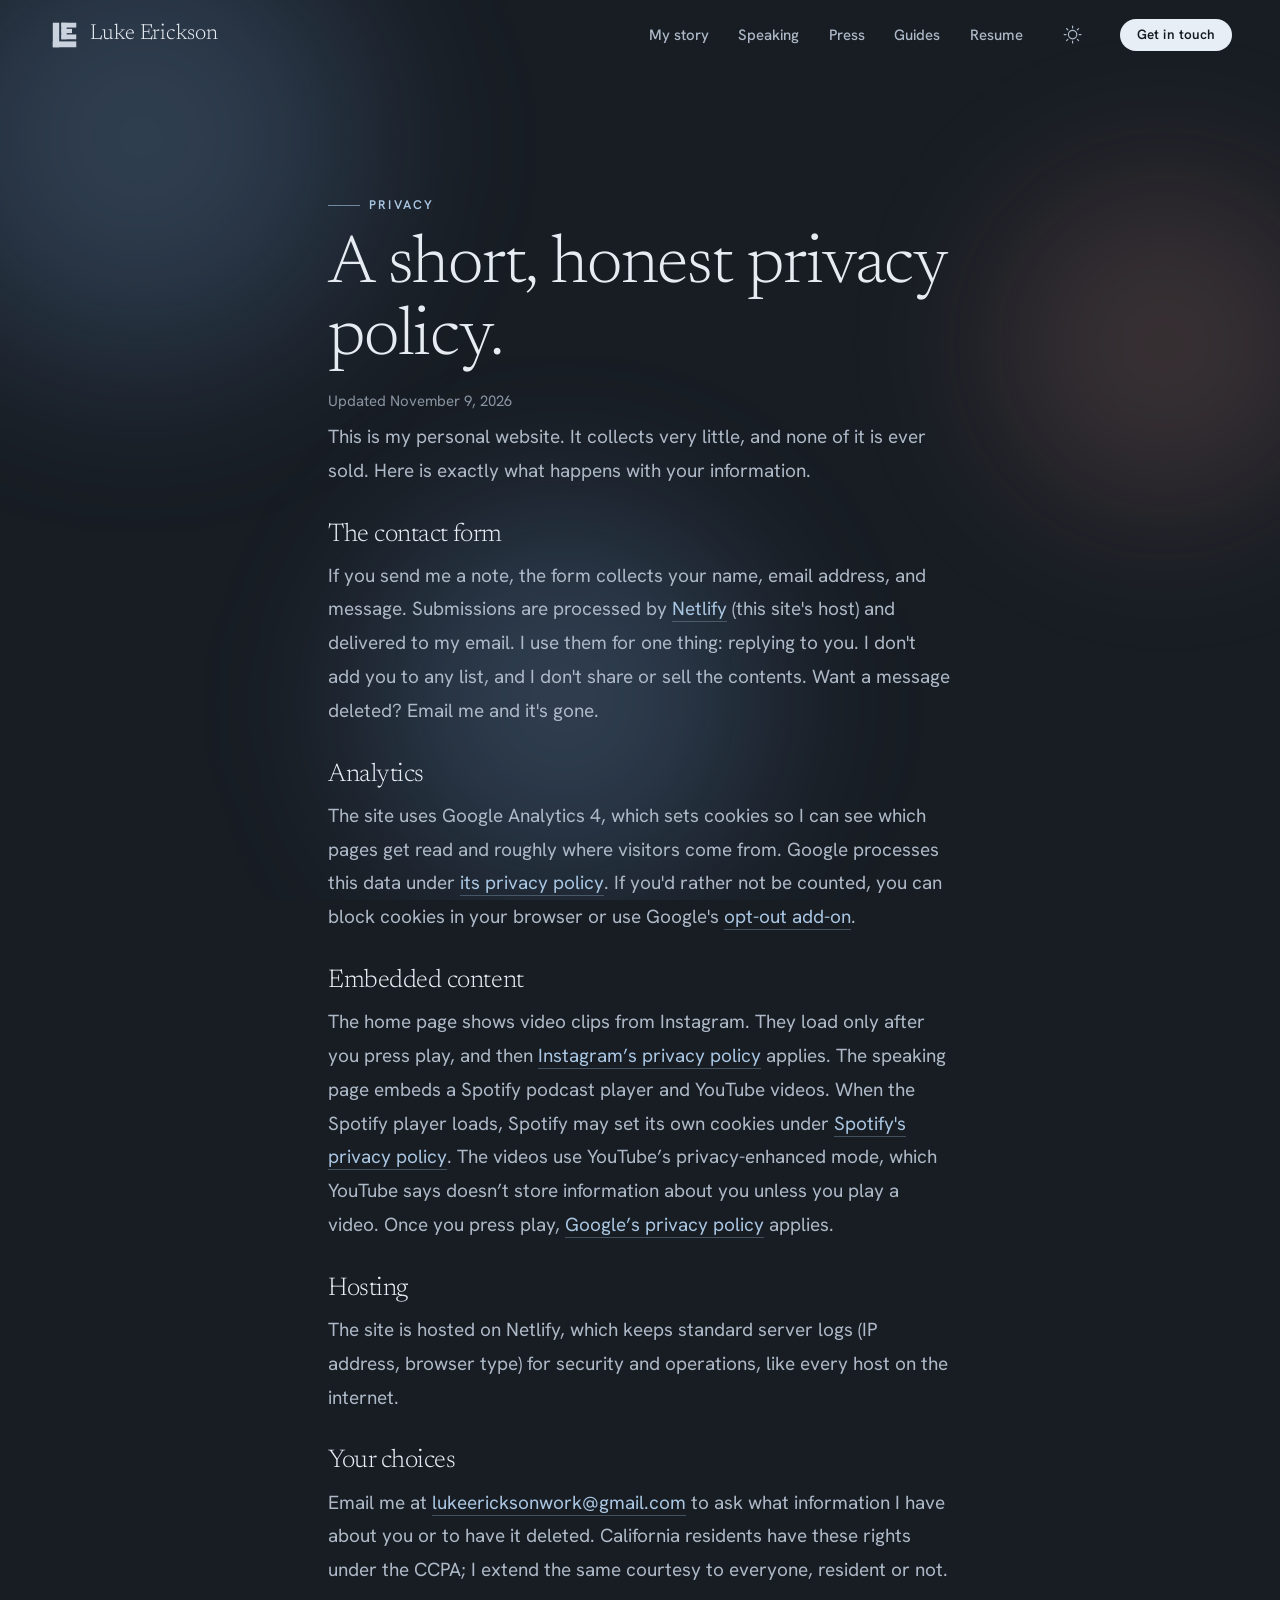
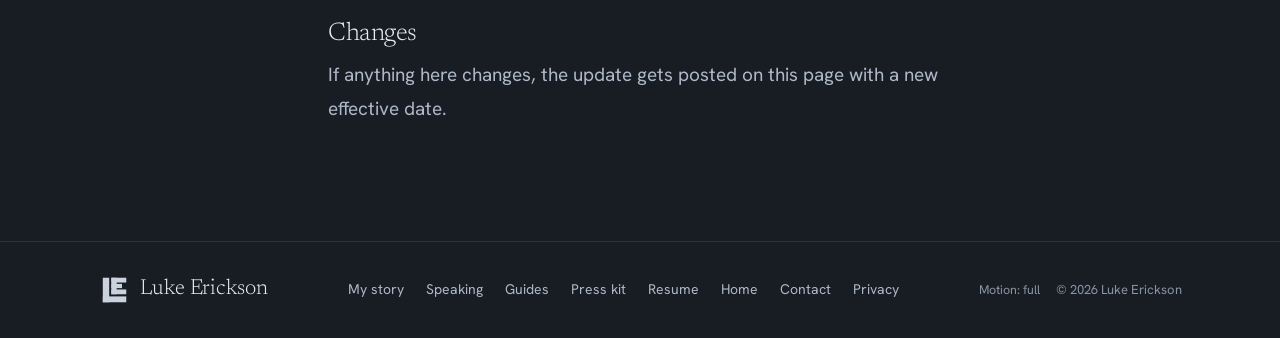
<file: privacy/index.html>
<!DOCTYPE html>
<html lang="en" data-theme="dark">
<head>
<meta charset="UTF-8" />
<meta name="viewport" content="width=device-width, initial-scale=1" />

<!-- No-flash theme + motion: applied before first paint -->
<script>
(function(){try{var t=localStorage.getItem('luke-theme')||'dark';document.documentElement.setAttribute('data-theme',t);}catch(e){document.documentElement.setAttribute('data-theme','dark');}
try{var m=localStorage.getItem('luke-motion');if(!m){m=window.matchMedia&&window.matchMedia('(prefers-reduced-motion: reduce)').matches?'still':'rich';}document.documentElement.setAttribute('data-motion',m);}catch(e){document.documentElement.setAttribute('data-motion','rich');}})();
</script>
<style>html[data-theme="dark"]{background:#181D24}html[data-theme="light"]{background:#F7F9FC}</style>

<title>Privacy | Luke Erickson</title>
<meta name="description" content="How lukeerickson.com handles your information: the contact form, Google Analytics cookies, embedded content, and how to reach Luke about your data." />
<link rel="canonical" href="https://lukeerickson.com/privacy/" />
<meta property="og:type" content="website" />
<meta property="og:site_name" content="Luke Erickson" />
<meta property="og:title" content="Privacy | Luke Erickson" />
<meta property="og:description" content="How lukeerickson.com handles your information: the contact form, Google Analytics cookies, embedded content, and how to reach Luke about your data." />
<meta property="og:url" content="https://lukeerickson.com/privacy/" />
<meta property="og:image" content="https://lukeerickson.com/assets/og/luke-erickson-og.jpg" />
<meta property="og:image:width" content="1200" />
<meta property="og:image:height" content="630" />
<meta property="og:image:alt" content="Luke Erickson" />
<meta name="twitter:card" content="summary_large_image" />
<meta name="twitter:title" content="Privacy | Luke Erickson" />
<meta name="twitter:description" content="How lukeerickson.com handles your information: the contact form, Google Analytics cookies, embedded content, and how to reach Luke about your data." />
<meta name="twitter:image" content="https://lukeerickson.com/assets/og/luke-erickson-og.jpg" />
<meta name="robots" content="index, follow" />
<meta name="author" content="Luke Erickson" />
<meta name="theme-color" content="#181D24" />
<link rel="icon" type="image/svg+xml" href="/assets/logo/LE-monogram.svg" />
<link rel="apple-touch-icon" href="/assets/og/apple-touch-icon.png" />
<link rel="manifest" href="/site.webmanifest" />
<link rel="preload" as="font" type="font/woff2" href="/assets/fonts/newsreader-300.woff2" crossorigin />
<link rel="preload" as="font" type="font/woff2" href="/assets/fonts/hanken-grotesk-400.woff2" crossorigin />
<style data-inline-css>
/* ============================================================
   Luke Erickson — lukeerickson.com
   Full design system (ported verbatim from the approved
   "Luke Erickson Design System" handoff) + page styles.
   Light + dark themes. Default theme is dark (set on <html>).
   ============================================================ */

/* ---------------- Webfonts (self-hosted, swap) ---------------- */
@font-face{font-family:'Newsreader';font-style:normal;font-weight:300;font-display:swap;src:url('/assets/fonts/newsreader-300.woff2') format('woff2');}
@font-face{font-family:'Newsreader';font-style:normal;font-weight:400;font-display:swap;src:url('/assets/fonts/newsreader-400.woff2') format('woff2');}
@font-face{font-family:'Newsreader';font-style:normal;font-weight:500;font-display:swap;src:url('/assets/fonts/newsreader-500.woff2') format('woff2');}
@font-face{font-family:'Newsreader';font-style:italic;font-weight:300;font-display:swap;src:url('/assets/fonts/newsreader-300-italic.woff2') format('woff2');}
@font-face{font-family:'Newsreader';font-style:italic;font-weight:400;font-display:swap;src:url('/assets/fonts/newsreader-400-italic.woff2') format('woff2');}
@font-face{font-family:'Hanken Grotesk';font-style:normal;font-weight:400;font-display:swap;src:url('/assets/fonts/hanken-grotesk-400.woff2') format('woff2');}
@font-face{font-family:'Hanken Grotesk';font-style:normal;font-weight:500;font-display:swap;src:url('/assets/fonts/hanken-grotesk-500.woff2') format('woff2');}
@font-face{font-family:'Hanken Grotesk';font-style:normal;font-weight:600;font-display:swap;src:url('/assets/fonts/hanken-grotesk-600.woff2') format('woff2');}
@font-face{font-family:'Hanken Grotesk';font-style:normal;font-weight:700;font-display:swap;src:url('/assets/fonts/hanken-grotesk-700.woff2') format('woff2');}

/* ============================ TOKENS (light) ============================ */
:root{
  --white:#FFFFFF;--sky-0:#F7F9FC;--sky-50:#FBFCFE;--sky-100:#F1F5FA;--sky-150:#EAF0F7;--sky-200:#E1E9F2;--sky-300:#D2DDEA;
  --blue-700:#3F6E9E;--blue-600:#4A77A6;--blue-500:#7BA7D1;--blue-400:#9CBFDD;--blue-300:#BCD4E8;--blue-200:#D6E4F1;--blue-100:#E7F0F8;--blue-50:#F2F7FB;
  --coral-700:#C9745F;--coral-600:#DD8470;--coral-500:#F0A292;--coral-400:#F4B6A8;--coral-300:#F8CDC2;--coral-200:#FBDFD8;--coral-100:#FDECE7;
  --ink-900:#2A333E;--ink-800:#34404E;--ink-700:#44505F;--ink-600:#5B6675;--ink-500:#74808E;--ink-400:#8A94A1;--ink-300:#AAB3BF;--ink-200:#C9D0D9;--ink-100:#E4E9F0;

  --color-bg:var(--sky-0);--color-bg-tint:var(--sky-100);--color-surface:var(--white);--color-surface-sunken:var(--sky-100);--color-surface-translucent:rgba(255,255,255,.72);
  --color-border:var(--sky-200);--color-border-strong:var(--sky-300);
  --text-primary:var(--ink-800);--text-secondary:var(--ink-600);--text-muted:#69727F;--text-faint:var(--ink-400);
  --text-on-ink:#F4F7FB;--text-on-coral:var(--ink-900);
  --accent-blue:var(--blue-500);--accent-blue-ink:var(--blue-700);--accent-coral:var(--coral-500);--accent-coral-ink:#A35E4D;
  --logo-l:#5B6675;--logo-e:#5B6675;
  --link:var(--blue-700);--link-hover:#355E86;--focus-ring:rgba(123,167,209,.55);
  --color-bg-deep:var(--sky-150);--color-surface-2:var(--sky-50);--color-input-bg:var(--white);--glass-border:rgba(255,255,255,.6);--color-hover-surface:var(--sky-100);
  --btn-primary-bg:var(--ink-800);--btn-primary-fg:var(--text-on-ink);--btn-primary-bg-hover:var(--ink-900);
  --btn-secondary-bg:var(--white);--btn-secondary-bg-hover:var(--sky-50);
  --color-chip-bg:var(--blue-100);--color-chip-fg:var(--blue-700);--color-chip-bg-hover:var(--blue-200);
  --tag-neutral-bg:var(--sky-100);--tag-neutral-fg:var(--ink-700);--tag-neutral-border:var(--sky-200);
  --tag-blue-bg:var(--blue-100);--tag-blue-fg:var(--blue-700);--tag-coral-bg:var(--coral-100);--tag-coral-fg:#9C4A34;
  --cloud-blue:rgba(123,167,209,.22);--cloud-blue-soft:rgba(156,191,221,.16);--cloud-coral:rgba(240,162,146,.16);--cloud-coral-soft:rgba(244,182,168,.11);--cloud-white:rgba(255,255,255,.85);

  /* type */
  --font-display:'Newsreader','Iowan Old Style','Palatino Linotype','Times New Roman',serif;
  --font-sans:'Hanken Grotesk',system-ui,-apple-system,'Segoe UI',Helvetica,Arial,sans-serif;
  --font-mono:ui-monospace,'SF Mono',Menlo,Consolas,monospace;
  --fw-display-thin:200;--fw-display:300;--fw-display-book:400;--fw-regular:400;--fw-medium:500;--fw-semibold:600;--fw-bold:700;
  --text-display-2xl:clamp(3.5rem,2.1rem + 6vw,7rem);--text-display-xl:clamp(3rem,2rem + 4.6vw,5.5rem);
  --text-display-lg:clamp(2.5rem,1.85rem + 3.2vw,4.25rem);--text-display-md:clamp(2rem,1.55rem + 2.2vw,3.25rem);
  --text-h3:clamp(1.3rem,1.17rem + .65vw,1.6rem);
  --text-body-lg:1.1875rem;--text-body:1.0625rem;--text-body-sm:.9375rem;--text-caption:.8125rem;--text-eyebrow:.78125rem;
  --lh-display:1.06;--lh-tight:1.15;--lh-heading:1.22;--lh-snug:1.4;--lh-body:1.65;--lh-relaxed:1.78;
  --ls-display:-.018em;--ls-tight:-.01em;--ls-wide:.04em;--ls-eyebrow:.18em;

  /* spacing */
  --space-1:.25rem;--space-2:.5rem;--space-3:.75rem;--space-4:1rem;--space-5:1.25rem;--space-6:1.5rem;--space-8:2rem;--space-10:2.5rem;--space-12:3rem;--space-16:4rem;
  --page-gutter:clamp(1.25rem,5vw,3rem);

  /* effects */
  --radius-xs:6px;--radius-sm:10px;--radius-md:16px;--radius-lg:24px;--radius-xl:36px;--radius-2xl:48px;--radius-pill:999px;--radius-circle:50%;
  --shadow-xs:0 1px 2px rgba(80,110,150,.06);--shadow-sm:0 2px 10px -2px rgba(80,110,150,.10);
  --shadow-md:0 12px 28px -14px rgba(70,100,145,.20),0 2px 8px -4px rgba(70,100,145,.08);
  --shadow-lg:0 28px 56px -22px rgba(63,93,140,.26),0 8px 20px -14px rgba(63,93,140,.10);
  --shadow-xl:0 44px 90px -30px rgba(58,88,135,.30),0 14px 30px -18px rgba(58,88,135,.12);
  --shadow-soft:0 24px 70px -28px rgba(99,128,170,.30);--shadow-coral:0 24px 60px -26px rgba(225,140,118,.26);
  --ring-focus:0 0 0 3px var(--focus-ring);
  --blur-glass:16px;--blur-cloud:64px;
  --ease-out:cubic-bezier(.22,1,.36,1);--ease-in-out:cubic-bezier(.65,0,.35,1);--ease-soft:cubic-bezier(.4,0,.2,1);--ease-drift:cubic-bezier(.45,.05,.55,.95);
  --dur-fast:150ms;--dur-med:280ms;--dur-slow:520ms;--dur-drift:32s;
  --z-clouds:1;--z-content:2;--z-nav:50;
}

/* ============================ TOKENS (dark, default) ============================ */
[data-theme="dark"]{
  --color-bg:#181D24;--color-bg-deep:#0E1217;--color-bg-tint:#1E242D;--color-surface:#232B35;--color-surface-sunken:#14181E;--color-surface-2:#2A3340;
  --color-surface-translucent:rgba(31,38,47,.62);--color-input-bg:#1B212A;--glass-border:rgba(255,255,255,.10);
  --color-border:rgba(180,198,219,.12);--color-border-strong:rgba(180,198,219,.22);
  --text-primary:#E7ECF3;--text-secondary:#AEB9C7;--text-muted:#8994A2;--text-faint:#5E6A78;--text-on-coral:#20262E;
  --accent-blue:#8FB8DE;--accent-blue-ink:#A9C6E2;--accent-coral:#F0A292;--accent-coral-ink:#F2B3A6;
  --link:#A9C6E2;--link-hover:#C7DBEE;--focus-ring:rgba(143,184,222,.50);
  --logo-l:#C9D2DD;--logo-e:#C9D2DD;
  --btn-primary-bg:#E8EEF5;--btn-primary-fg:#161B22;--btn-primary-bg-hover:#FFFFFF;--btn-secondary-bg:var(--color-surface);--btn-secondary-bg-hover:var(--color-surface-2);
  --color-chip-bg:rgba(143,184,222,.15);--color-chip-fg:#BBD4EC;--color-chip-bg-hover:rgba(143,184,222,.24);--color-hover-surface:rgba(255,255,255,.06);
  --tag-neutral-bg:rgba(255,255,255,.06);--tag-neutral-fg:#C2CCD8;--tag-neutral-border:rgba(255,255,255,.09);
  --tag-blue-bg:rgba(143,184,222,.16);--tag-blue-fg:#BBD4EC;--tag-coral-bg:rgba(240,162,146,.16);--tag-coral-fg:#F4B6A8;
  --cloud-blue:rgba(123,167,209,.30);--cloud-blue-soft:rgba(96,140,190,.20);--cloud-coral:rgba(240,162,146,.18);--cloud-coral-soft:rgba(228,150,135,.12);--cloud-white:rgba(176,203,230,.16);
  --shadow-xs:0 1px 2px rgba(0,0,0,.40);--shadow-sm:0 2px 10px -2px rgba(0,0,0,.50);
  --shadow-md:0 12px 28px -14px rgba(0,0,0,.60),0 2px 8px -4px rgba(0,0,0,.40);
  --shadow-lg:0 28px 56px -22px rgba(0,0,0,.65),0 8px 20px -14px rgba(0,0,0,.50);
  --shadow-xl:0 44px 90px -30px rgba(0,0,0,.70),0 14px 30px -18px rgba(0,0,0,.55);
  --shadow-soft:0 24px 70px -28px rgba(40,70,110,.55);--shadow-coral:0 24px 60px -26px rgba(0,0,0,.50);
}

/* ============================ BASE ============================ */
*,*::before,*::after{box-sizing:border-box;}
html{scroll-behavior:smooth;-webkit-text-size-adjust:100%;}
body{
  margin:0;background:var(--color-bg);color:var(--text-primary);
  font-family:var(--font-sans);font-size:var(--text-body);line-height:var(--lh-body);
  -webkit-font-smoothing:antialiased;text-rendering:optimizeLegibility;overflow-x:hidden;
}
img,svg{display:block;max-width:100%;}
a{color:var(--link);text-decoration:none;}
:focus-visible{outline:2px solid var(--accent-blue-ink);outline-offset:2px;border-radius:4px;}
.skip-link{position:absolute;left:-9999px;top:0;background:var(--btn-primary-bg);color:var(--btn-primary-fg);padding:.7rem 1.1rem;border-radius:var(--radius-pill);z-index:200;font-weight:600;}
.skip-link:focus{left:16px;top:16px;}
.visually-hidden{position:absolute!important;width:1px;height:1px;padding:0;margin:-1px;overflow:hidden;clip:rect(0 0 0 0);white-space:nowrap;border:0;}

/* ============================ TYPE HELPERS ============================ */
.ds-display{font-family:var(--font-display);font-weight:var(--fw-display);line-height:var(--lh-display);letter-spacing:var(--ls-display);color:var(--text-primary);margin:0;}
.ds-eyebrow{font-family:var(--font-sans);font-weight:var(--fw-semibold);font-size:var(--text-eyebrow);letter-spacing:var(--ls-eyebrow);text-transform:uppercase;color:var(--accent-blue-ink);display:inline-flex;align-items:center;gap:.7em;}
.ds-eyebrow--line::before{content:"";width:2rem;height:1px;background:currentColor;opacity:.6;flex:none;}
.ds-prose{font-size:var(--text-body-lg);line-height:var(--lh-relaxed);color:var(--text-secondary);}
.ds-prose p{margin:0;}
.ds-prose p+p{margin-top:1.05em;}
.ds-link{color:var(--link);text-decoration:none;border-bottom:1px solid color-mix(in srgb,var(--link) 30%,transparent);transition:color var(--dur-fast) var(--ease-soft),border-color var(--dur-fast) var(--ease-soft);}
.ds-link:hover{color:var(--link-hover);border-bottom-color:var(--link-hover);}

/* ============================ ICONS ============================ */
.icon{width:1.2em;height:1.2em;fill:currentColor;flex:none;}

/* ============================ BUTTON ============================ */
.ds-btn{display:inline-flex;align-items:center;justify-content:center;gap:.55em;font-family:var(--font-sans);font-weight:var(--fw-semibold);font-size:.9375rem;line-height:1;letter-spacing:.005em;padding:.75rem 1.4rem;border-radius:var(--radius-pill);border:1px solid transparent;background:transparent;color:var(--text-primary);cursor:pointer;white-space:nowrap;text-decoration:none;transition:background var(--dur-fast) var(--ease-soft),color var(--dur-fast) var(--ease-soft),border-color var(--dur-fast) var(--ease-soft),box-shadow var(--dur-med) var(--ease-out),transform var(--dur-med) var(--ease-out);}
.ds-btn:focus-visible{outline:none;box-shadow:var(--ring-focus);}
.ds-btn__icon{display:inline-flex;font-size:1.15em;line-height:0;}
.ds-btn__icon .icon{width:1.05em;height:1.05em;}
.ds-btn--sm{padding:.5rem 1rem;font-size:.84375rem;}
.ds-btn--lg{padding:.95rem 1.85rem;font-size:1rem;}
.ds-btn--primary{background:var(--btn-primary-bg);color:var(--btn-primary-fg);}
.ds-btn--primary:hover{background:var(--btn-primary-bg-hover);transform:translateY(-1px);box-shadow:var(--shadow-md);}
.ds-btn--primary:active{transform:translateY(0) scale(.99);box-shadow:var(--shadow-sm);}
.ds-btn--coral{background:var(--accent-coral);color:var(--text-on-coral);}
.ds-btn--coral:hover{background:var(--coral-400);transform:translateY(-1px);box-shadow:var(--shadow-coral);}
.ds-btn--soft{background:var(--color-chip-bg);color:var(--color-chip-fg);}
.ds-btn--soft:hover{background:var(--color-chip-bg-hover);}
.ds-btn--secondary{background:var(--btn-secondary-bg);color:var(--text-primary);border-color:var(--color-border-strong);}
.ds-btn--secondary:hover{background:var(--btn-secondary-bg-hover);transform:translateY(-1px);box-shadow:var(--shadow-sm);}
.ds-btn--ghost{background:transparent;color:var(--text-primary);}
.ds-btn--ghost:hover{background:var(--color-hover-surface);}
.ds-btn--link{background:transparent;color:var(--link);padding-inline:0;border-radius:0;}
.ds-btn--link:hover{color:var(--link-hover);}
.ds-btn--link .ds-btn__icon{transition:transform var(--dur-med) var(--ease-out);}
.ds-btn--link:hover .ds-btn__icon{transform:translateX(3px);}

/* ============================ ICON BUTTON ============================ */
.ds-iconbtn{display:inline-grid;place-items:center;width:2.75rem;height:2.75rem;border-radius:var(--radius-circle);border:1px solid transparent;background:transparent;color:var(--text-secondary);cursor:pointer;font-size:1.2rem;line-height:0;transition:background var(--dur-fast) var(--ease-soft),color var(--dur-fast) var(--ease-soft),border-color var(--dur-fast) var(--ease-soft),box-shadow var(--dur-med) var(--ease-out);}
.ds-iconbtn:hover{background:var(--color-hover-surface);color:var(--text-primary);}
.ds-iconbtn:focus-visible{outline:none;box-shadow:var(--ring-focus);}
.ds-iconbtn .icon{width:1.2rem;height:1.2rem;}
.ds-iconbtn--soft{background:var(--color-surface);border-color:var(--color-border);box-shadow:var(--shadow-xs);}
.ds-iconbtn--soft:hover{border-color:var(--color-border-strong);color:var(--text-primary);}

/* ============================ TAG ============================ */
.ds-tag{display:inline-flex;align-items:center;gap:.4em;font-family:var(--font-sans);font-weight:var(--fw-semibold);font-size:.8125rem;letter-spacing:.01em;line-height:1;padding:.4rem .75rem;border-radius:var(--radius-pill);border:1px solid transparent;white-space:nowrap;}
.ds-tag--neutral{background:var(--tag-neutral-bg);color:var(--tag-neutral-fg);border-color:var(--tag-neutral-border);}
.ds-tag--blue{background:var(--tag-blue-bg);color:var(--tag-blue-fg);}
.ds-tag--coral{background:var(--tag-coral-bg);color:var(--tag-coral-fg);}
.ds-tag--outline{background:transparent;color:var(--text-secondary);border-color:var(--color-border-strong);}
.ds-tag--sm{font-size:.75rem;padding:.25rem .6rem;}

/* ============================ CARD ============================ */
.ds-card{position:relative;background:var(--color-surface);border:1px solid var(--color-border);border-radius:var(--radius-lg);padding:var(--space-8);box-shadow:var(--shadow-sm);transition:transform var(--dur-med) var(--ease-out),box-shadow var(--dur-med) var(--ease-out),border-color var(--dur-med) var(--ease-out);}
.ds-card--raised{box-shadow:var(--shadow-md);}
.ds-card--glass{background:var(--color-surface-translucent);backdrop-filter:blur(var(--blur-glass));-webkit-backdrop-filter:blur(var(--blur-glass));border-color:var(--glass-border);box-shadow:var(--shadow-md);}
.ds-card--interactive{cursor:pointer;}
.ds-card--interactive:hover{transform:translateY(-3px);box-shadow:var(--shadow-lg);border-color:transparent;}

/* ============================ INPUT / FIELD ============================ */
.ds-field{display:flex;flex-direction:column;gap:.5rem;}
.ds-field__label{font-family:var(--font-sans);font-weight:var(--fw-semibold);font-size:var(--text-eyebrow);letter-spacing:var(--ls-eyebrow);text-transform:uppercase;color:var(--text-secondary);}
.ds-input{width:100%;font-family:var(--font-sans);font-size:1rem;color:var(--text-primary);background:var(--color-input-bg);border:1px solid var(--color-border-strong);border-radius:var(--radius-md);padding:.8rem 1rem;transition:border-color var(--dur-fast) var(--ease-soft),box-shadow var(--dur-fast) var(--ease-soft),background var(--dur-fast) var(--ease-soft);}
.ds-input::placeholder{color:var(--text-muted);}
.ds-input:focus{outline:none;border-color:var(--accent-blue);box-shadow:var(--ring-focus);}
textarea.ds-input{resize:vertical;min-height:7rem;line-height:var(--lh-body);}

/* ============================ STAT ============================ */
.ds-stat{display:flex;flex-direction:column;gap:.35rem;}
.ds-stat__num{font-family:var(--font-display);font-weight:var(--fw-display);font-size:var(--text-display-md);line-height:1;letter-spacing:var(--ls-display);color:var(--text-primary);}
.ds-stat__num em{font-style:normal;color:var(--accent-coral);}
.ds-stat__label{font-family:var(--font-sans);font-weight:var(--fw-semibold);font-size:var(--text-eyebrow);letter-spacing:var(--ls-eyebrow);text-transform:uppercase;color:var(--accent-blue-ink);}

/* ============================ DIVIDER ============================ */
.ds-divider{height:1px;border:0;background:var(--color-border);margin:0;}

/* ============================ WORDMARK / MONOGRAM ============================ */
.ds-wordmark{display:inline-flex;align-items:center;gap:.6rem;font-family:var(--font-display);color:var(--text-primary);text-decoration:none;line-height:1;}
.ds-wordmark__mark{display:block;flex:none;width:32px;height:32px;}
.ds-wordmark__name{font-weight:var(--fw-display);font-size:1.35rem;letter-spacing:var(--ls-tight);white-space:nowrap;}
.ds-monogram .le-l{fill:var(--logo-l);}
.ds-monogram .le-e{fill:var(--logo-e);}

/* ============================ ATMOSPHERE / CLOUDS ============================ */
.ds-sky{position:relative;isolation:isolate;background:var(--color-bg);}
.ds-sky__field{position:fixed;inset:0;z-index:var(--z-clouds);overflow:hidden;pointer-events:none;}
.ds-sky__content{position:relative;z-index:var(--z-content);}
.ds-cloud{position:absolute;border-radius:50%;filter:blur(var(--blur-cloud));will-change:transform;transform:translateZ(0);}
.ds-cloud--blue{background:radial-gradient(circle at 50% 45%,var(--cloud-blue) 0%,var(--cloud-blue-soft) 42%,transparent 70%);}
.ds-cloud--coral{background:radial-gradient(circle at 50% 50%,var(--cloud-coral) 0%,var(--cloud-coral-soft) 45%,transparent 72%);}
.ds-cloud--white{background:radial-gradient(circle at 50% 45%,var(--cloud-white) 0%,rgba(255,255,255,.5) 40%,transparent 70%);}
[data-theme="dark"] .ds-cloud--white{background:radial-gradient(circle at 50% 45%,var(--cloud-white) 0%,rgba(176,203,230,.08) 40%,transparent 70%);}
@keyframes ds-drift-a{0%{transform:translate3d(0,var(--py,0px),0) scale(1);}100%{transform:translate3d(4%,calc(var(--py,0px) - 3%),0) scale(1.06);}}
@keyframes ds-drift-b{0%{transform:translate3d(0,var(--py,0px),0) scale(1.04);}100%{transform:translate3d(-5%,calc(var(--py,0px) + 2%),0) scale(1);}}
@keyframes ds-drift-c{0%{transform:translate3d(0,var(--py,0px),0) scale(1);}100%{transform:translate3d(3%,calc(var(--py,0px) + 4%),0) scale(1.08);}}
.ds-drift-a{animation:ds-drift-a var(--dur-drift) var(--ease-drift) infinite alternate;}
.ds-drift-b{animation:ds-drift-b calc(var(--dur-drift) * 1.25) var(--ease-drift) infinite alternate;}
.ds-drift-c{animation:ds-drift-c calc(var(--dur-drift) * 1.55) var(--ease-drift) infinite alternate;}

/* ============================ LAYOUT ============================ */
.container{width:100%;max-width:1180px;margin:0 auto;padding-inline:clamp(20px,5vw,48px);}
.container--narrow{max-width:760px;}
.section{position:relative;padding-block:clamp(64px,9vw,132px);}
.section--tight{padding-block:clamp(40px,6vw,80px);}
section[id]{scroll-margin-top:80px;}
picture{display:contents;}
.section__head{display:flex;flex-direction:column;gap:14px;margin-bottom:clamp(32px,5vw,56px);max-width:52ch;}

/* ============================ HEADER / NAV ============================ */
.site-header{position:sticky;top:0;z-index:var(--z-nav);}
.site-header__inner{display:flex;align-items:center;justify-content:space-between;gap:16px;padding:13px clamp(20px,5vw,48px);background:transparent;border-bottom:1px solid transparent;transition:background var(--dur-med) var(--ease-soft),border-color var(--dur-med) var(--ease-soft);}
.site-header.is-scrolled .site-header__inner{background:var(--color-surface-translucent);backdrop-filter:blur(16px);-webkit-backdrop-filter:blur(16px);border-bottom-color:var(--color-border);}
.site-nav{display:flex;align-items:center;gap:clamp(10px,2vw,28px);}
.site-nav__links{display:flex;align-items:center;gap:clamp(10px,2vw,28px);}
.nav-link{background:none;border:0;cursor:pointer;font-family:var(--font-sans);font-weight:500;font-size:15px;color:var(--text-secondary);padding:6px 2px;white-space:nowrap;transition:color var(--dur-fast) var(--ease-soft);text-decoration:none;}
.nav-link:hover,.nav-link:focus-visible{color:var(--text-primary);}
.nav-toggle{display:none;}

/* ============================ HERO ============================ */
.hero{padding-top:clamp(40px,7vw,84px);padding-bottom:clamp(40px,6vw,72px);}
.hero__grid{display:grid;grid-template-columns:1.05fr .95fr;gap:clamp(32px,5vw,72px);align-items:center;}
.hero__copy{display:flex;flex-direction:column;align-items:flex-start;gap:22px;max-width:38ch;}
.hero__name{font-size:var(--text-display-2xl);}
.hero__lead{max-width:42ch;}
.hero__cta{display:flex;align-items:center;gap:18px;flex-wrap:wrap;}
.hero__media{position:relative;justify-self:end;width:100%;max-width:440px;will-change:transform;}
.hero__photo{width:100%;aspect-ratio:4/5;height:auto;object-fit:cover;border-radius:var(--radius-xl);box-shadow:var(--shadow-soft),var(--shadow-lg);background:var(--color-surface-sunken);}
.hero__chip{position:absolute;left:-22px;bottom:34px;display:inline-flex;align-items:center;gap:10px;padding:11px 17px;border-radius:var(--radius-pill);font-size:14px;font-weight:600;color:var(--text-primary);}
.hero__chip-dot{width:9px;height:9px;border-radius:50%;background:var(--accent-coral);box-shadow:0 0 0 0 var(--accent-coral);animation:chipPulse 2.6s var(--ease-soft) infinite;}
@keyframes chipPulse{0%{box-shadow:0 0 0 0 rgba(240,162,146,.5);}70%{box-shadow:0 0 0 9px rgba(240,162,146,0);}100%{box-shadow:0 0 0 0 rgba(240,162,146,0);}}
.hero__socials{position:absolute;right:14px;bottom:-22px;display:flex;gap:8px;}
.hero__stats{display:flex;gap:clamp(28px,5vw,64px);flex-wrap:wrap;margin-top:clamp(40px,6vw,72px);}

/* ============================ MARQUEE ============================ */
.marquee-wrap{margin-top:clamp(40px,6vw,72px);}
.marquee{overflow:hidden;-webkit-mask-image:linear-gradient(90deg,transparent,#000 8%,#000 92%,transparent);mask-image:linear-gradient(90deg,transparent,#000 8%,#000 92%,transparent);}
.marquee__track{display:flex;align-items:center;gap:clamp(28px,4vw,52px);width:max-content;animation:marquee 38s linear infinite;}
.marquee:hover .marquee__track,.marquee:focus-within .marquee__track{animation-play-state:paused;}
.marquee__item{font-family:var(--font-display);font-weight:var(--fw-display-book);font-size:clamp(1.05rem,.9rem + .6vw,1.45rem);color:var(--text-muted);white-space:nowrap;letter-spacing:.01em;}
.marquee__dot{width:5px;height:5px;border-radius:50%;background:var(--accent-coral);opacity:.7;flex:none;}
/* Logo variant: white-silhouette PNGs (alpha = shape), tinted per theme via filter */
.marquee__track--logos{list-style:none;margin:0;padding:0;gap:clamp(34px,5vw,64px);}
.marquee__logo{flex:none;display:flex;align-items:center;}
.marquee__logo img{display:block;height:clamp(30px,2.8vw,40px);width:auto;opacity:.88;transition:opacity .25s ease;}
[data-theme="dark"] .marquee__logo img{filter:brightness(0) invert(.86) sepia(.05) saturate(.5);}
[data-theme="light"] .marquee__logo img{filter:brightness(0) invert(.38) sepia(.12) saturate(.7);}
.marquee__logo:hover img{opacity:1;}
/* Square marks (One Tap, Rotary, Utah) read small at cap-height; give them a touch more */
.marquee__logo img[alt="One Tap"],.marquee__logo img[alt="Rotary Club of Ventura"],.marquee__logo img[alt="University of Utah"]{height:clamp(38px,3.6vw,50px);}
@keyframes marquee{from{transform:translateX(0);}to{transform:translateX(-50%);}}

/* ============================ ABOUT ============================ */
.about__grid{display:grid;grid-template-columns:.85fr 1.15fr;gap:clamp(32px,5vw,72px);align-items:center;}
.about__photo{width:100%;aspect-ratio:4/5;height:auto;object-fit:cover;border-radius:var(--radius-lg);box-shadow:var(--shadow-soft);background:var(--color-surface-sunken);}
.about__body{display:flex;flex-direction:column;align-items:flex-start;gap:20px;}
.about__tags{display:flex;gap:10px;flex-wrap:wrap;}

/* ============================ EXPERIENCE TIMELINE ============================ */
.xp{list-style:none;margin:0;padding:0;}
.xp__item{display:grid;grid-template-columns:58px 1fr;gap:clamp(16px,2.5vw,26px);padding:clamp(22px,3vw,30px) 0;border-top:1px solid var(--color-border);}
.xp__item:first-child{border-top:0;padding-top:0;}
.xp__tile{width:58px;height:58px;border-radius:var(--radius-md);background:var(--color-surface-2);border:1px solid var(--color-border);display:grid;place-items:center;color:var(--accent-blue-ink);}
.xp__tile .icon{width:27px;height:27px;}
.xp__body{min-width:0;display:flex;flex-direction:column;gap:8px;}
.xp__head{display:flex;align-items:baseline;justify-content:space-between;gap:16px;flex-wrap:wrap;}
.xp__role{font-family:var(--font-display);font-weight:var(--fw-display);font-size:clamp(1.35rem,1.1rem + .9vw,1.7rem);line-height:1.12;letter-spacing:-.015em;color:var(--text-primary);margin:0;}
.xp__dates{font-family:var(--font-mono);font-size:13px;color:var(--text-muted);white-space:nowrap;}
.xp__org{font-size:14.5px;color:var(--accent-blue-ink);font-weight:var(--fw-semibold);}
.xp__org .xp__loc{color:var(--text-muted);font-weight:var(--fw-regular);}
.xp__org a{color:inherit;text-decoration:none;border-bottom:1px solid color-mix(in srgb,currentColor 35%,transparent);transition:border-color var(--dur-fast) var(--ease-soft);}
.xp__org a:hover{border-bottom-color:currentColor;}
.xp__desc{font-size:15.5px;line-height:1.6;color:var(--text-secondary);margin:.2em 0 0;max-width:62ch;}
.xp__tags{display:flex;gap:8px;flex-wrap:wrap;margin-top:4px;}
.xp__more{margin-top:clamp(28px,4vw,44px);}

/* ============================ GALLERY ============================ */
.gallery{columns:3;column-gap:16px;}
.gallery__item{break-inside:avoid;margin:0 0 16px;position:relative;border-radius:var(--radius-md);overflow:hidden;box-shadow:var(--shadow-md);cursor:pointer;outline:none;display:block;background:var(--color-surface-sunken);}
.gallery__item img{width:100%;height:auto;display:block;transition:transform .6s var(--ease-out);}
.gallery__item:hover img,.gallery__item:focus-visible img{transform:scale(1.045);}
.gallery__item:focus-visible{outline:none;box-shadow:var(--shadow-md),var(--ring-focus);}
.gallery__cap{position:absolute;left:0;right:0;bottom:0;margin:0;padding:34px 16px 14px;font-family:var(--font-sans);font-size:13px;font-weight:600;letter-spacing:.01em;color:#fff;background:linear-gradient(to top,rgba(8,11,16,.82),rgba(8,11,16,.35) 55%,transparent);opacity:0;transform:translateY(10px);transition:opacity var(--dur-med) var(--ease-soft),transform var(--dur-med) var(--ease-out);}
.gallery__item:hover .gallery__cap,.gallery__item:focus-visible .gallery__cap{opacity:1;transform:none;}
/* Touch devices have no hover: show captions always so mobile keeps the credibility context */
@media (hover:none){.gallery__cap{opacity:1;transform:none;}}

/* ============================ CONTACT ============================ */
.contact__grid{display:grid;grid-template-columns:1.1fr .9fr;gap:clamp(36px,5vw,72px);align-items:start;}
.contact__copy{display:flex;flex-direction:column;align-items:flex-start;gap:18px;}
.contact__form{display:flex;flex-direction:column;gap:18px;width:100%;max-width:460px;}
.contact__aside{display:flex;flex-direction:column;gap:22px;}
.contact__card{display:flex;flex-direction:column;gap:18px;}
.contact__line{display:flex;align-items:flex-start;gap:12px;color:var(--text-secondary);font-size:15px;line-height:1.45;}
.contact__line .icon{width:20px;height:20px;flex:none;margin-top:1px;color:var(--accent-blue-ink);}
.contact__socials{display:flex;gap:10px;}
[hidden]{display:none!important;}
.contact__success{display:flex;gap:14px;align-items:center;}
.contact__success .icon{width:28px;height:28px;color:var(--accent-blue-ink);}

/* ============================ FOOTER ============================ */
.footer{border-top:1px solid var(--color-border);}
.footer__row{display:flex;align-items:center;justify-content:space-between;gap:20px;flex-wrap:wrap;padding-block:32px;}
.footer__nav{display:flex;gap:22px;flex-wrap:wrap;}
.footer__nav a{font-family:var(--font-sans);font-size:14px;color:var(--text-secondary);}
.footer__nav a:hover{color:var(--text-primary);}
.footer__copy{font-size:13px;color:var(--text-muted);}
.footer__meta{display:flex;align-items:center;gap:16px;flex-wrap:wrap;}
.motion-toggle{background:none;border:0;cursor:pointer;font-family:var(--font-sans);font-size:12.5px;color:var(--text-muted);display:inline-flex;align-items:center;gap:6px;padding:4px 0;}
.motion-toggle:hover{color:var(--text-secondary);}

/* ============================ RESUME PAGE ============================ */
.resume-page .container{max-width:1000px;}
.resume-hero{padding-top:clamp(40px,7vw,80px);padding-bottom:clamp(24px,4vw,48px);}
.resume-hero__grid{display:grid;grid-template-columns:1fr auto;gap:24px;align-items:end;}
.resume-hero__name{font-size:var(--text-display-xl);}
.resume-hero__role{color:var(--accent-blue-ink);font-weight:var(--fw-semibold);font-size:var(--text-body-lg);margin-top:8px;}
.resume-hero__contact{display:flex;flex-wrap:wrap;gap:8px 20px;margin-top:14px;color:var(--text-secondary);font-size:14.5px;}
.resume-hero__contact a{color:var(--text-secondary);}
.resume-hero__contact a:hover{color:var(--text-primary);}
.resume-hero__actions{display:flex;flex-direction:column;gap:10px;align-items:flex-end;}
.resume-block{margin-top:clamp(36px,5vw,64px);}
.resume-block__title{font-family:var(--font-display);font-weight:var(--fw-display);font-size:var(--text-display-md);margin:0 0 6px;letter-spacing:var(--ls-display);}
.edu{display:flex;flex-direction:column;gap:4px;padding:clamp(18px,2.5vw,24px) 0;border-top:1px solid var(--color-border);}
.edu:first-of-type{border-top:0;}
.edu__deg{font-family:var(--font-display);font-weight:var(--fw-display);font-size:1.4rem;line-height:1.15;color:var(--text-primary);}
.edu__school{color:var(--accent-blue-ink);font-weight:var(--fw-semibold);font-size:14.5px;}
.skills{display:flex;flex-direction:column;gap:18px;}
.skills__group{display:flex;flex-direction:column;gap:10px;}
.skills__label{font-size:var(--text-eyebrow);letter-spacing:var(--ls-eyebrow);text-transform:uppercase;color:var(--text-muted);font-weight:var(--fw-semibold);}
.skills__tags{display:flex;gap:8px;flex-wrap:wrap;}

/* ============================ STORY / ABOUT-ME PAGE ============================ */
.story__crumb{font-size:13px;color:var(--text-muted);margin-bottom:22px;display:flex;gap:8px;align-items:center;}
.story__crumb a{color:var(--text-muted);}
.story__crumb a:hover{color:var(--text-secondary);}
.story__title{font-size:var(--text-display-xl);margin-top:14px;}
.story__dek{font-size:clamp(1.15rem,1rem + .6vw,1.5rem);line-height:1.5;color:var(--text-secondary);max-width:36ch;margin-top:20px;}
.story__hero{display:block;width:100%;max-width:340px;aspect-ratio:4/5;height:auto;object-fit:cover;border-radius:var(--radius-lg);box-shadow:var(--shadow-soft);background:var(--color-surface-sunken);margin:clamp(28px,4vw,44px) 0;}
.story__body{font-size:var(--text-body-lg);}
.story__body h2{font-family:var(--font-display);font-weight:var(--fw-display);font-size:clamp(1.5rem,1.2rem + 1.1vw,2.05rem);line-height:1.18;letter-spacing:var(--ls-display);color:var(--text-primary);margin:clamp(34px,4.5vw,52px) 0 .5em;}
.story__body p{margin:0;color:var(--text-secondary);line-height:var(--lh-relaxed);}
.story__body p + p{margin-top:1.1em;}
.story__body strong{color:var(--text-primary);font-weight:var(--fw-semibold);}
.story__cta{display:flex;align-items:center;justify-content:space-between;gap:clamp(20px,4vw,40px);flex-wrap:wrap;margin-top:clamp(48px,6vw,72px);padding:clamp(28px,4vw,40px);}
.story__cta-actions{display:flex;flex-direction:column;gap:16px;align-items:flex-start;}
.story__back{margin-top:clamp(28px,4vw,40px);}
.story__credo{margin:clamp(36px,5vw,56px) 0 0;padding-left:22px;border-left:3px solid var(--accent-coral);}
.story__credo blockquote{font-family:var(--font-display);font-weight:var(--fw-display-book);font-style:italic;font-size:clamp(1.3rem,1.1rem + 1vw,1.85rem);line-height:1.3;color:var(--text-primary);margin:0;}
.story__credo cite{display:block;margin-top:12px;font-style:normal;font-family:var(--font-sans);font-size:13px;letter-spacing:.04em;color:var(--text-muted);}

/* ============================ STARTUP VENTURA SECTION ============================ */
.sv-grid{display:grid;grid-template-columns:1.1fr .9fr;gap:clamp(28px,4vw,56px);align-items:start;}
.sv-card{display:flex;flex-direction:column;gap:24px;}
.sv-card__title{font-family:var(--font-sans);font-weight:var(--fw-semibold);font-size:var(--text-eyebrow);letter-spacing:var(--ls-eyebrow);text-transform:uppercase;color:var(--accent-blue-ink);margin:0 0 12px;}
.sv-list{list-style:none;margin:0;padding:0;display:flex;flex-direction:column;gap:10px;}
.sv-list li{position:relative;padding-left:22px;color:var(--text-secondary);font-size:15.5px;line-height:1.45;}
.sv-list li::before{content:"";position:absolute;left:0;top:9px;width:7px;height:7px;border-radius:50%;background:var(--accent-coral);}
.sv-card__vision{margin:0;color:var(--text-secondary);font-size:15.5px;line-height:1.55;}
@media (max-width:760px){.sv-grid{grid-template-columns:1fr;}}

/* ============================ TESTIMONIAL QUOTES ============================ */
.quotes{display:grid;grid-template-columns:1fr 1fr;gap:clamp(28px,5vw,64px);}
.quote{margin:0;display:flex;flex-direction:column;}
.quote__text{font-size:clamp(1.2rem,1rem + .8vw,1.6rem);line-height:1.42;font-style:italic;font-weight:var(--fw-display-book);color:var(--text-primary);margin:0;letter-spacing:0;}
.quote__by{margin-top:18px;font-size:12.5px;letter-spacing:.16em;text-transform:uppercase;color:var(--text-muted);font-weight:var(--fw-semibold);}
@media (max-width:760px){.quotes{grid-template-columns:1fr;gap:34px;}}

/* ============================ GALLERY LIGHTBOX ============================ */
.lightbox{position:fixed;inset:0;z-index:200;display:none;align-items:center;justify-content:center;padding:clamp(16px,5vw,56px);background:rgba(8,11,16,.9);backdrop-filter:blur(8px);-webkit-backdrop-filter:blur(8px);}
.lightbox.is-open{display:flex;}
.lightbox__fig{margin:0;max-width:min(94vw,1100px);display:flex;flex-direction:column;align-items:center;gap:14px;}
.lightbox__img{max-width:100%;max-height:82vh;width:auto;height:auto;border-radius:var(--radius-md);box-shadow:var(--shadow-xl);background:var(--color-surface-sunken);}
.lightbox__cap{color:#fff;font-size:14px;font-weight:600;letter-spacing:.01em;text-align:center;font-family:var(--font-sans);}
.lightbox__close{position:absolute;top:clamp(12px,3vw,28px);right:clamp(12px,3vw,28px);width:44px;height:44px;border-radius:50%;border:0;background:rgba(255,255,255,.14);color:#fff;font-size:26px;line-height:1;cursor:pointer;display:grid;place-items:center;}
.lightbox__close:hover{background:rgba(255,255,255,.24);}
.lightbox__close:focus-visible{outline:2px solid #fff;outline-offset:2px;}

/* ============================ ABOUT — CURRENTLY ============================ */
.about__now{display:flex;align-items:center;gap:9px;margin:2px 0 8px;font-size:var(--text-body-sm);color:var(--text-secondary);}
.about__now-label{position:relative;padding-left:18px;font-weight:600;color:var(--text-primary);}
.about__now-label::before{content:"";position:absolute;left:0;top:50%;transform:translateY(-50%);width:9px;height:9px;border-radius:50%;background:var(--accent-coral);box-shadow:0 0 0 4px var(--coral-100);}

/* ============================ SPEAKING ============================ */
.speak__grid{display:grid;grid-template-columns:minmax(0,.92fr) minmax(0,1.08fr);gap:clamp(28px,5vw,72px);align-items:start;}
@media (max-width:840px){.speak__grid{grid-template-columns:1fr;gap:34px;}}
.speak__intro .ds-btn{margin-top:22px;}
.speak__body{display:grid;gap:30px;}
.speak__label{margin:0 0 14px;font-family:var(--font-sans);font-size:var(--text-eyebrow);letter-spacing:.14em;text-transform:uppercase;color:var(--text-muted);font-weight:600;}
.speak__list{list-style:none;margin:0;padding:0;display:grid;gap:12px;}
.speak__list li{position:relative;padding-left:26px;color:var(--text-secondary);font-size:var(--text-body);line-height:1.5;}
.speak__list--topics li{font-size:var(--text-body-lg);font-weight:500;color:var(--text-primary);}
.speak__list--topics li::before{content:"";position:absolute;left:0;top:.6em;width:10px;height:10px;border-radius:50%;background:linear-gradient(135deg,var(--blue-500),var(--coral-500));}
.speak__list--stages li::before{content:"";position:absolute;left:3px;top:.5em;width:7px;height:7px;border-radius:50%;border:2px solid var(--accent-blue-ink);}

/* ============================ FAQ ============================ */
.faq{max-width:780px;margin:clamp(28px,4vw,46px) auto 0;display:grid;gap:14px;}
.faq__item{border:1px solid var(--color-border);border-radius:var(--radius-md);background:var(--color-surface);box-shadow:var(--shadow-xs);transition:border-color .2s ease,box-shadow .2s ease;}
.faq__item[open]{border-color:var(--color-border-strong);box-shadow:var(--shadow-sm);}
.faq__q{cursor:pointer;list-style:none;padding:20px clamp(20px,3vw,26px);font-family:var(--font-display);font-weight:500;font-size:var(--text-h3);color:var(--text-primary);display:flex;justify-content:space-between;align-items:center;gap:18px;}
.faq__q::-webkit-details-marker{display:none;}
.faq__q::after{content:"";flex:none;width:11px;height:11px;border-right:2px solid var(--accent-blue-ink);border-bottom:2px solid var(--accent-blue-ink);transform:rotate(45deg);transition:transform .25s ease;margin-top:-3px;}
.faq__item[open] .faq__q::after{transform:rotate(-135deg);margin-top:3px;}
.faq__q:focus-visible{outline:2px solid var(--accent-blue-ink);outline-offset:3px;border-radius:var(--radius-sm);}
.faq__a{padding:0 clamp(20px,3vw,26px) 22px;color:var(--text-secondary);font-size:var(--text-body);line-height:1.65;}
.faq__a p{margin:0;max-width:64ch;}

/* ============================ PRESS ============================ */
.press{max-width:1080px;margin:0 auto;}
.press__grid{display:grid;grid-template-columns:repeat(auto-fit,minmax(380px,1fr));gap:22px;margin-top:22px;align-items:stretch;}
@media (max-width:880px){.press__grid{grid-template-columns:1fr;}}
.press__grid .press__card{margin-top:0;display:flex;flex-direction:column;}
.press__grid .press__headline{font-size:var(--text-h3);max-width:none;}
.press__grid .press__meta{margin-top:auto;}
.press__player{margin:0 0 20px;}
.press__player iframe{display:block;width:100%;height:auto;aspect-ratio:16/9;border:0;border-radius:12px;background:var(--color-surface-sunken);}
.press__card{margin-top:22px;padding:clamp(26px,4vw,44px);border:1px solid var(--color-border);border-radius:var(--radius-lg);background:var(--color-surface);box-shadow:var(--shadow-sm);position:relative;overflow:hidden;}
.press__card::before{content:"";position:absolute;top:0;left:0;bottom:0;width:4px;background:linear-gradient(180deg,var(--blue-500),var(--coral-500));}
.press__outlet{font-family:var(--font-sans);font-size:var(--text-eyebrow);letter-spacing:.14em;text-transform:uppercase;color:var(--text-muted);font-weight:600;margin-bottom:12px;}
.press__headline{font-size:var(--text-display-md);margin:0 0 16px;max-width:24ch;}
.press__headline-link{color:var(--text-primary);text-decoration:none;transition:color .2s ease;}
.press__headline-link:hover{color:var(--accent-blue-ink);}
.press__quote{color:var(--text-secondary);font-size:var(--text-body-lg);line-height:1.6;max-width:60ch;margin:0 0 20px;}
.press__meta{display:flex;align-items:center;gap:18px;flex-wrap:wrap;}
.press__date{font-size:var(--text-caption);color:var(--text-muted);}
/* featured (full-row) card: copy left, player right; stacks on mobile */
.press__grid .press__card--wide{grid-column:1/-1;display:grid;grid-template-columns:minmax(0,1fr) minmax(0,1.15fr);grid-template-rows:auto auto 1fr auto;grid-template-areas:"outlet player" "headline player" "quote player" "meta player";column-gap:clamp(24px,4vw,48px);align-items:start;}
.press__card--wide .press__outlet{grid-area:outlet;}
.press__card--wide .press__headline{grid-area:headline;font-size:clamp(1.5rem,1.2rem + 1.4vw,2.25rem);}
.press__card--wide .press__quote{grid-area:quote;}
.press__card--wide .press__player{grid-area:player;margin:0;align-self:center;}
.press__grid .press__card--wide .press__meta{grid-area:meta;margin-top:0;align-self:end;}
@media (max-width:880px){.press__grid .press__card--wide{grid-template-columns:1fr;grid-template-rows:auto;grid-template-areas:"outlet" "headline" "player" "quote" "meta";} .press__card--wide .press__player{margin:0 0 20px;}}
/* featured card with no player: a pull quote takes the right column */
.press__pull{grid-area:player;align-self:center;margin:0;padding-left:clamp(18px,2.4vw,28px);border-left:2px solid var(--coral-500);}
.press__pull p{font-family:var(--font-display);font-weight:var(--fw-display-book);font-style:italic;font-size:clamp(1.35rem,1.1rem + 1.2vw,2rem);line-height:1.28;color:var(--text-primary);margin:0;}
.press__pull cite{display:block;margin-top:14px;font-family:var(--font-sans);font-style:normal;font-size:var(--text-caption);letter-spacing:.04em;color:var(--text-muted);}
@media (max-width:880px){.press__pull{margin:4px 0 20px;}}
/* /speaking: secondary players side by side under the lead video */
.hear-grid{display:grid;grid-template-columns:repeat(auto-fit,minmax(260px,1fr));gap:18px;max-width:640px;}
.hear-grid .press__player{margin:0;}

/* ============================ AS-SEEN-IN STRIP (/press) ============================ */
.seen-row{display:flex;align-items:center;gap:clamp(30px,4.5vw,56px);flex-wrap:wrap;}
.seen-row img{display:block;height:34px;width:auto;opacity:.85;transition:opacity .25s ease;}
.seen-row img[alt="Associated Press"]{height:44px;}
[data-theme="dark"] .seen-row img{filter:brightness(0) invert(.86) sepia(.05) saturate(.5);}
[data-theme="light"] .seen-row img{filter:brightness(0) invert(.38) sepia(.12) saturate(.7);}
.seen-row a:hover img{opacity:1;}
.seen-row--card{gap:22px;margin:2px 0 20px;}
.seen-row--card img{height:24px;}
.seen-row--card img[alt="Associated Press"]{height:32px;}

/* ============================ KIT PAGES (/press, /speaking) ============================ */
.kit-stack{display:grid;gap:18px;}
.kit-grid{display:grid;grid-template-columns:1fr 1fr;gap:18px;align-items:start;}
.kit-grid--three{grid-template-columns:repeat(3,1fr);}
@media (max-width:840px){.kit-grid,.kit-grid--three{grid-template-columns:1fr;}}
.kit-card{padding:clamp(20px,3vw,30px);border:1px solid var(--color-border);border-radius:var(--radius-lg);background:var(--color-surface);box-shadow:var(--shadow-xs);}
.kit-label{margin:0 0 12px;font-family:var(--font-sans);font-size:var(--text-eyebrow);letter-spacing:.14em;text-transform:uppercase;color:var(--text-muted);font-weight:600;}
.bio-card{position:relative;padding-right:clamp(20px,3vw,30px);}
.bio-card .copy-btn{position:absolute;top:16px;right:16px;}
.bio-card__text p{margin:0 0 10px;color:var(--text-secondary);font-size:var(--text-body-sm);line-height:1.65;max-width:64ch;}
.bio-card__text p:last-child{margin-bottom:0;}
.headshot-card img{width:100%;height:auto;border-radius:var(--radius-md);display:block;margin-bottom:14px;}
.headshot-card__row{display:flex;justify-content:space-between;align-items:center;gap:12px;flex-wrap:wrap;font-size:var(--text-caption);color:var(--text-muted);}
.facts{list-style:none;margin:0;padding:0;display:grid;gap:10px;}
.facts li{font-size:var(--text-body-sm);color:var(--text-secondary);line-height:1.55;}
.facts b{display:block;font-family:var(--font-sans);font-size:var(--text-eyebrow);letter-spacing:.1em;text-transform:uppercase;color:var(--text-muted);font-weight:600;margin-bottom:1px;}
.coverage{list-style:none;margin:0;padding:0;display:grid;gap:14px;}
.coverage li{font-size:var(--text-body);line-height:1.55;max-width:70ch;}
.coverage__meta{display:block;font-size:var(--text-caption);color:var(--text-muted);margin-top:2px;}
.guide-card{display:flex;flex-direction:column;gap:6px;text-decoration:none;transition:border-color .2s ease,transform .2s ease,box-shadow .2s ease;}
.guide-card:hover{border-color:var(--color-border-strong);transform:translateY(-2px);box-shadow:var(--shadow-sm);}
.guide-card .ds-btn--link{margin-top:auto;align-self:flex-start;}
.talk__title{margin:0 0 8px;font-family:var(--font-display);font-weight:500;font-size:var(--text-h3);color:var(--text-primary);}
.talk__abs{margin:0;color:var(--text-secondary);font-size:var(--text-body-sm);line-height:1.65;max-width:66ch;}

/* ============================ REVEAL / MOTION ============================ */
.reveal-armed .reveal{opacity:0;transform:translateY(18px);transition:opacity .7s var(--ease-out),transform .7s var(--ease-out);}
.reveal-armed .reveal.is-visible{opacity:1;transform:none;}

/* motion: still — freeze everything */
[data-motion="still"] .ds-cloud{animation:none!important;}
[data-motion="still"] .hero__chip-dot{animation:none!important;}
[data-motion="still"] .marquee__track{animation:none!important;transform:none;}
[data-motion="still"] .marquee{-webkit-mask-image:none;mask-image:none;}
[data-motion="still"] .marquee__track{flex-wrap:wrap;width:auto;justify-content:center;row-gap:14px;}
/* motion: calm — drift stays, marquee stops & wraps */
[data-motion="calm"] .marquee__track{animation:none!important;flex-wrap:wrap;width:auto;justify-content:center;row-gap:14px;}
[data-motion="calm"] .marquee{-webkit-mask-image:none;mask-image:none;}

@media (prefers-reduced-motion:reduce){
  html{scroll-behavior:auto;}
  .ds-cloud{animation:none!important;}
  .hero__chip-dot{animation:none!important;}
  .marquee__track{animation:none!important;flex-wrap:wrap;width:auto;justify-content:center;row-gap:14px;}
  .marquee{-webkit-mask-image:none;mask-image:none;}
  .reveal-armed .reveal{opacity:1!important;transform:none!important;transition:none!important;}
  .hero__photo,.gallery__item img{transition:none!important;}
}

/* ============================ RESPONSIVE ============================ */
@media (max-width:880px){
  .hero__grid,.about__grid,.contact__grid{grid-template-columns:1fr;}
  .hero__media{justify-self:start;max-width:340px;order:-1;margin-bottom:18px;}
  .hero__chip{position:static;margin:14px 0 2px;}
  .hero__copy{max-width:none;}
  .about__photo{max-width:360px;}
  .resume-hero__grid{grid-template-columns:1fr;align-items:start;}
  .resume-hero__actions{align-items:flex-start;}
}
@media (max-width:900px){.gallery{columns:2;}}
/* Mid-width desktops: full nav still shows; drop the wordmark NAME and tighten gaps so seven links fit on one row */
@media (max-width:1120px) and (min-width:881px){.ds-wordmark__name{display:none;}.site-header .ds-wordmark{gap:0;}.site-nav,.site-nav__links{gap:clamp(10px,1.6vw,20px);}}
@media (max-width:880px){
  .site-nav__links{display:none;}
  .nav-toggle{display:inline-grid;}
  .site-header.nav-open .site-nav__links{display:flex;position:absolute;top:100%;right:clamp(20px,5vw,48px);flex-direction:column;align-items:flex-start;gap:14px;padding:18px 22px;background:var(--color-surface);border:1px solid var(--color-border);border-radius:var(--radius-lg);box-shadow:var(--shadow-lg);}
  .hero__socials{position:static;margin-top:18px;}
  .xp__head{gap:4px 16px;}
}
@media (max-width:560px){.gallery{columns:1;}.xp__item{grid-template-columns:1fr;}.xp__tile{display:none;}}
/* Small phones: drop the wordmark NAME (keep the LE monogram) so the header controls + hamburger always fit */
@media (max-width:440px){.ds-wordmark__name{display:none;}.site-header .ds-wordmark{gap:0;}}

/* ============================ PHILANTHROPY (home) ============================ */
.give-card .kit-label{color:var(--accent-coral-ink);}
.give-card .talk__title{margin-bottom:6px;}
.give-lede{max-width:58ch;margin:0;color:var(--text-secondary);font-size:var(--text-body-lg);line-height:1.6;}
.give-also{margin:22px 0 0;max-width:72ch;color:var(--text-muted);font-size:var(--text-body-sm);line-height:1.6;}
.give-also b{color:var(--text-secondary);font-weight:600;}

/* ---------------- Audit quick wins (2026-11-07) ---------------- */
.nav-link[aria-current="page"]{color:var(--text-primary);}
/* Copy buttons sit top-right of bio cards; keep labels clear of them */
.bio-card > .kit-label{padding-right:84px;}
/* Attribution under a press-card quote */
.press__by{margin:-10px 0 20px;font-family:var(--font-sans);font-size:var(--text-caption);letter-spacing:.04em;color:var(--text-muted);}
/* Closing "Get in touch" card on mentorship + guides; inline button under the mentorship intro */
.page-cta{margin-top:clamp(40px,5vw,56px);}
.page-cta__inline{margin:22px 0 8px;}
/* Press "Photos from the field": even 4:5 thumbnails centered on Luke (Download keeps the full photo) */
.field-grid{align-items:stretch;}
.field-grid .headshot-card{display:flex;flex-direction:column;}
.field-frame{aspect-ratio:4/5;margin-bottom:14px;border-radius:var(--radius-md);overflow:hidden;}
.field-frame picture{display:block;width:100%;height:100%;}
.field-frame img{width:100%;height:100%;object-fit:cover;margin:0;border-radius:0;}
.field-frame img[src*="popl-nasdaq"]{object-position:50% 85%;}
.field-frame img[src*="speaking"]{object-position:50% 30%;}
.field-grid .headshot-card__row{margin-top:auto;flex-direction:column;align-items:flex-start;}
/* Philanthropy cards: equal heights per row, links aligned at the bottom */
.kit-grid > .give-card{align-self:stretch;}
/* Phones: 44px minimum tap targets for nav, footer and button links */
@media (max-width:880px){
  .site-header .ds-wordmark,.footer .ds-wordmark{min-height:44px;min-width:44px;}
  .site-header.nav-open .site-nav__links{gap:2px;}
  .site-header.nav-open .nav-link{display:flex;align-items:center;min-height:44px;}
  .ds-btn--sm{min-height:44px;}
  .footer__nav{gap:0 22px;}
  .footer__nav a,.motion-toggle{display:inline-flex;align-items:center;min-height:44px;}
  a.contact__line{align-items:center;min-height:44px;}
  .seen-row a{display:inline-flex;align-items:center;min-height:44px;}
}
/* ---------------- Mobile homepage (2026-11-07, audit #1 and #2) ---------------- */
/* Phones: eyebrow, name, tagline and button come before the photo */
@media (max-width:880px){
  .hero__media{order:0;margin-bottom:0;}
}
/* Phones: two-column gallery, captions under each photo instead of over it */
@media (max-width:560px){
  .gallery{columns:2;column-gap:10px;}
  .gallery__item{margin-bottom:10px;}
  .gallery__cap{position:static;opacity:1;transform:none;padding:8px 10px 10px;font-size:12px;line-height:1.35;color:var(--text-secondary);background:none;}
}
/* Mid-page "Get in touch" band after Speaking and the testimonials */
.talk-band{margin-top:0;}
.talk-band h2{max-width:20ch;}

/* ---------------- Clips row and player (2026-11-09) ---------------- */
.clips__head{display:flex;align-items:flex-end;justify-content:space-between;gap:20px;margin-bottom:22px;}
.clips__head h2{margin:10px 0 0;}
.clips__arrows{display:none;gap:10px;flex:none;}
.clips__arrow--back svg{transform:rotate(180deg);}
.clips__row{--edge:max(clamp(20px,5vw,48px),calc((100vw - 1180px)/2 + clamp(20px,5vw,48px)));display:flex;gap:14px;overflow-x:auto;scroll-snap-type:x proximity;scroll-padding-inline:var(--edge);padding:6px var(--edge) 10px;scrollbar-width:none;}
.clips__row::-webkit-scrollbar{display:none;}
.clip{position:relative;flex:0 0 clamp(205px,58vw,250px);aspect-ratio:9/16;border-radius:var(--radius-lg);overflow:hidden;scroll-snap-align:start;display:block;background:var(--color-surface-sunken);box-shadow:var(--shadow-md);color:#fff;text-decoration:none;}
.clip picture,.clip img{position:absolute;inset:0;width:100%;height:100%;}
.clip img{object-fit:cover;transition:transform .6s var(--ease-out);}
.clip:hover img,.clip:focus-visible img{transform:scale(1.04);}
.clip:focus-visible{outline:none;box-shadow:var(--shadow-md),var(--ring-focus);}
.clip__shade{position:absolute;inset:0;background:linear-gradient(to top,rgba(8,11,16,.97) 0%,rgba(8,11,16,.93) 34%,rgba(8,11,16,.78) 48%,rgba(8,11,16,.25) 66%,rgba(8,11,16,0) 78%);}
.clip__play{position:absolute;top:12px;right:12px;display:grid;place-items:center;width:42px;height:42px;border-radius:50%;background:rgba(255,255,255,.94);color:#10141a;}
.clip__body{position:absolute;left:16px;right:16px;bottom:15px;display:flex;flex-direction:column;gap:9px;}
.clip__line{font-family:var(--font-display);font-size:21px;line-height:1.2;letter-spacing:-.005em;text-wrap:pretty;}
.clip__meta{font-family:var(--font-sans);font-size:12.5px;font-weight:600;color:rgba(255,255,255,.82);}
@media (hover:hover) and (min-width:881px){.clips__arrows{display:flex;}}
.reel-modal{position:fixed;inset:0;z-index:210;display:none;align-items:center;justify-content:center;gap:clamp(10px,2vw,28px);padding:clamp(8px,2vw,28px);background:rgba(8,11,16,.92);backdrop-filter:blur(8px);-webkit-backdrop-filter:blur(8px);}
.reel-modal.is-open{display:flex;}
.reel-modal__stage{display:flex;align-items:center;gap:32px;max-height:100%;}
.reel-modal__frame{position:relative;width:min(400px,calc(100vw - 16px));height:min(780px,calc(100dvh - 56px));border-radius:var(--radius-md);overflow:hidden;background:#000;}
.reel-modal__frame iframe{position:relative;display:block;width:100%;height:100%;border:0;}
.reel-modal__spin{position:absolute;left:50%;top:50%;width:34px;height:34px;margin:-17px 0 0 -17px;border-radius:50%;border:3px solid rgba(255,255,255,.25);border-top-color:#fff;animation:reelSpin .9s linear infinite;}
.reel-modal__frame:not(.is-loading) .reel-modal__spin{display:none;}
@keyframes reelSpin{to{transform:rotate(360deg);}}
.reel-modal__info{width:300px;color:#fff;display:flex;flex-direction:column;align-items:flex-start;gap:14px;}
.reel-modal__line{margin:0;font-family:var(--font-display);font-size:30px;line-height:1.16;}
.reel-modal__meta{margin:0;font-family:var(--font-sans);font-size:14px;color:rgba(255,255,255,.78);}
.reel-modal__links{display:flex;flex-direction:column;align-items:flex-start;gap:12px;margin-top:6px;}
.reel-modal__full{color:#fff;font-family:var(--font-sans);font-size:15px;font-weight:600;min-height:44px;display:inline-flex;align-items:center;}
.reel-modal__close,.reel-modal__nav{display:grid;place-items:center;width:46px;height:46px;border:0;border-radius:50%;background:rgba(255,255,255,.14);color:#fff;font-size:28px;line-height:1;cursor:pointer;flex:none;}
.reel-modal__close:hover,.reel-modal__nav:hover{background:rgba(255,255,255,.26);}
.reel-modal__close:focus-visible,.reel-modal__nav:focus-visible{outline:2px solid #fff;outline-offset:2px;}
.reel-modal__close{position:absolute;top:14px;right:14px;z-index:2;}
.reel-modal__nav svg{width:20px;height:20px;}
.reel-modal__nav--prev svg{transform:rotate(180deg);}
@media (max-width:880px){
  .reel-modal{padding:0;}
  .reel-modal__stage{flex-direction:column;gap:0;width:100%;height:100%;}
  .reel-modal__frame{width:100%;height:auto;flex:1 1 auto;border-radius:0;}
  .reel-modal__info{display:none;}
  .reel-modal__nav{position:absolute;bottom:14px;z-index:2;background:rgba(20,24,30,.82);}
  .reel-modal__nav--prev{left:14px;}
  .reel-modal__nav--next{right:14px;}
  .reel-modal__close{background:rgba(20,24,30,.82);}
}
/* Shorter homepage */
.press__also{margin:24px 0 0;text-align:center;font-size:15.5px;color:var(--text-secondary);}
.guide-list{list-style:none;margin:24px 0 0;padding:0;display:grid;grid-template-columns:1fr 1fr;gap:0 36px;}
.guide-list a{display:block;padding:14px 0;border-top:1px solid var(--color-border);color:inherit;text-decoration:none;}
.guide-list b{display:block;font-family:var(--font-sans);font-size:16.5px;font-weight:600;color:var(--text-primary);}
.guide-list span{display:block;margin-top:3px;font-size:14.5px;color:var(--text-secondary);}
.guide-list a:hover b{color:var(--accent-blue-ink);}
@media (max-width:760px){.guide-list{grid-template-columns:1fr;}}
@media (max-width:840px){
  .give-card{padding:18px 20px;}
  .give-card .ds-btn--link{display:none;}
  .speak__block:first-child{display:none;}
}
@media (max-width:880px){
  #about .about__photo{display:none;}
  #about .about__grid{gap:0;}
  .press__card--wide .press__quote{display:none;}
  .sv-card > div + div{display:none;}
  .reel-modal__close{top:auto;bottom:14px;right:auto;left:50%;margin-left:-23px;}
}
@media (max-width:840px){
  #philanthropy .kit-grid{grid-template-columns:1fr 1fr;gap:10px;}
  #philanthropy .give-card{padding:15px 14px;}
  #philanthropy .kit-label{font-size:10.5px;padding-right:0;}
  #philanthropy .talk__title{font-size:18px;}
  #philanthropy .talk__abs{font-size:14px;line-height:1.45;}
}
</style>

<!-- Google Analytics (GA4) -->
<script>
window.dataLayer=window.dataLayer||[];function gtag(){dataLayer.push(arguments);}
gtag('js',new Date());gtag('config','G-3V09P7HYEL');
/* GA4 script loads after first interaction or load+1.2s so it can't compete with first paint; events queue in dataLayer meanwhile. */
(function(){var d=false;function go(){if(d)return;d=true;var s=document.createElement('script');s.async=true;s.src='https://www.googletagmanager.com/gtag/js?id=G-3V09P7HYEL';document.head.appendChild(s);}
if(document.readyState==='complete'){setTimeout(go,1200);}else{window.addEventListener('load',function(){setTimeout(go,1200);});}
['pointerdown','keydown','touchstart','scroll'].forEach(function(e){window.addEventListener(e,go,{once:true,passive:true});});})();
</script>
</head>

<body>

<svg width="0" height="0" style="position:absolute" aria-hidden="true"><defs>
<symbol id="i-sun" viewBox="0 0 256 256"><path d="M120,40V16a8,8,0,0,1,16,0V40a8,8,0,0,1-16,0Zm72,88a64,64,0,1,1-64-64A64.07,64.07,0,0,1,192,128Zm-16,0a48,48,0,1,0-48,48A48.05,48.05,0,0,0,176,128ZM58.34,69.66A8,8,0,0,0,69.66,58.34l-16-16A8,8,0,0,0,42.34,53.66Zm0,116.68-16,16a8,8,0,0,0,11.32,11.32l16-16a8,8,0,0,0-11.32-11.32ZM192,72a8,8,0,0,0,5.66-2.34l16-16a8,8,0,0,0-11.32-11.32l-16,16A8,8,0,0,0,192,72Zm5.66,114.34a8,8,0,0,0-11.32,11.32l16,16a8,8,0,0,0,11.32-11.32ZM48,128a8,8,0,0,0-8-8H16a8,8,0,0,0,0,16H40A8,8,0,0,0,48,128Zm80,80a8,8,0,0,0-8,8v24a8,8,0,0,0,16,0V216A8,8,0,0,0,128,208Zm112-88H216a8,8,0,0,0,0,16h24a8,8,0,0,0,0-16Z"/></symbol>
<symbol id="i-moon" viewBox="0 0 256 256"><path d="M240,96a8,8,0,0,1-8,8H216v16a8,8,0,0,1-16,0V104H184a8,8,0,0,1,0-16h16V72a8,8,0,0,1,16,0V88h16A8,8,0,0,1,240,96ZM144,56h8v8a8,8,0,0,0,16,0V56h8a8,8,0,0,0,0-16h-8V32a8,8,0,0,0-16,0v8h-8a8,8,0,0,0,0,16Zm72.77,97a8,8,0,0,1,1.43,8A96,96,0,1,1,95.07,37.8a8,8,0,0,1,10.6,9.06A88.07,88.07,0,0,0,209.14,150.33,8,8,0,0,1,216.77,153Zm-19.39,14.88c-1.79.09-3.59.14-5.38.14A104.11,104.11,0,0,1,88,64c0-1.79,0-3.59.14-5.38A80,80,0,1,0,197.38,167.86Z"/></symbol>
<symbol id="i-arrow-right" viewBox="0 0 256 256"><path d="M221.66,133.66l-72,72a8,8,0,0,1-11.32-11.32L196.69,136H40a8,8,0,0,1,0-16H196.69L138.34,61.66a8,8,0,0,1,11.32-11.32l72,72A8,8,0,0,1,221.66,133.66Z"/></symbol>
<symbol id="i-mail" viewBox="0 0 256 256"><path d="M224,48H32a8,8,0,0,0-8,8V192a16,16,0,0,0,16,16H216a16,16,0,0,0,16-16V56A8,8,0,0,0,224,48ZM203.43,64,128,133.15,52.57,64ZM216,192H40V74.19l82.59,75.71a8,8,0,0,0,10.82,0L216,74.19V192Z"/></symbol>
<symbol id="i-list" viewBox="0 0 256 256"><path d="M224,128a8,8,0,0,1-8,8H40a8,8,0,0,1,0-16H216A8,8,0,0,1,224,128ZM40,72H216a8,8,0,0,0,0-16H40a8,8,0,0,0,0,16ZM216,184H40a8,8,0,0,0,0,16H216a8,8,0,0,0,0-16Z"/></symbol>
<symbol id="i-x" viewBox="0 0 256 256"><path d="M205.66,194.34a8,8,0,0,1-11.32,11.32L128,139.31,61.66,205.66a8,8,0,0,1-11.32-11.32L116.69,128,50.34,61.66A8,8,0,0,1,61.66,50.34L128,116.69l66.34-66.35a8,8,0,0,1,11.32,11.32L139.31,128Z"/></symbol>
</defs></svg>

<div class="ds-sky">
  <div class="ds-sky__field" id="cloudField" aria-hidden="true">
    <span class="ds-cloud ds-cloud--blue ds-drift-a"  data-depth="0.06" style="width:46vw;height:46vw;left:-12vw;top:-10vw"></span>
    <span class="ds-cloud ds-cloud--coral ds-drift-b" data-depth="0.10" style="width:34vw;height:34vw;right:-8vw;top:14vh"></span>
    <span class="ds-cloud ds-cloud--blue ds-drift-c"  data-depth="0.04" style="width:40vw;height:40vw;left:24vw;top:52vh"></span>
  </div>

  <div class="ds-sky__content">

  <header class="site-header" id="siteHeader">
    <div class="site-header__inner">
      <a class="ds-wordmark" href="/" aria-label="Luke Erickson — home">
        <svg class="ds-wordmark__mark ds-monogram" viewBox="0 0 120 120" width="32" height="32" role="img" aria-label="LE monogram">
          <g class="le-e"><rect x="50" y="14" width="20" height="62"/><rect x="50" y="14" width="56" height="18"/><rect x="50" y="37" width="40" height="16"/><rect x="50" y="58" width="56" height="18"/></g>
          <g class="le-l"><rect x="18" y="14" width="24" height="92"/><rect x="18" y="84" width="88" height="22"/></g>
        </svg>
        <span class="ds-wordmark__name">Luke Erickson</span>
      </a>
      <nav class="site-nav" aria-label="Primary">
        <div class="site-nav__links" id="navLinks">
          <a class="nav-link" href="/about/me/">My story</a>
          <a class="nav-link" href="/speaking/">Speaking</a>
          <a class="nav-link" href="/press/">Press</a>
          <a class="nav-link" href="/#guides">Guides</a>
          <a class="nav-link" href="/resume/">Resume</a>
        </div>
        <button class="ds-iconbtn" id="themeToggle" type="button" aria-label="Switch theme">
          <svg class="icon" id="themeIcon" aria-hidden="true"><use href="#i-sun"/></svg>
        </button>
        <a class="ds-btn ds-btn--primary ds-btn--sm" href="/#contact">Get in touch</a>
        <button class="ds-iconbtn nav-toggle" id="navToggle" type="button" aria-label="Open menu" aria-expanded="false" aria-controls="navLinks">
          <svg class="icon" id="navToggleIcon" aria-hidden="true"><use href="#i-list"/></svg>
        </button>
      </nav>
    </div>
  </header>

  <main id="main">
    <section class="section">
      <div class="container" style="max-width:720px">
        <span class="ds-eyebrow ds-eyebrow--line">Privacy</span>
        <h1 class="ds-display" style="font-size:var(--text-display-lg);margin:14px 0 10px">A short, honest privacy policy.</h1>
        <p style="color:var(--text-muted);font-size:var(--text-body-sm);margin-bottom:6px">Updated November 9, 2026</p>
        <div class="ds-prose" style="max-width:62ch">
          <p>This is my personal website. It collects very little, and none of it is ever sold. Here is exactly what happens with your information.</p>

<h2 class="ds-display" style="font-size:var(--text-h3);margin:34px 0 10px">The contact form</h2>
          <p>If you send me a note, the form collects your name, email address, and message. Submissions are processed by <a class="ds-link" href="https://www.netlify.com/privacy/" target="_blank" rel="noopener">Netlify</a> (this site's host) and delivered to my email. I use them for one thing: replying to you. I don't add you to any list, and I don't share or sell the contents. Want a message deleted? Email me and it's gone.</p>
<h2 class="ds-display" style="font-size:var(--text-h3);margin:34px 0 10px">Analytics</h2>
          <p>The site uses Google Analytics 4, which sets cookies so I can see which pages get read and roughly where visitors come from. Google processes this data under <a class="ds-link" href="https://policies.google.com/privacy" target="_blank" rel="noopener">its privacy policy</a>. If you'd rather not be counted, you can block cookies in your browser or use Google's <a class="ds-link" href="https://tools.google.com/dlpage/gaoptout" target="_blank" rel="noopener">opt-out add-on</a>.</p>
<h2 class="ds-display" style="font-size:var(--text-h3);margin:34px 0 10px">Embedded content</h2>
          <p>The home page shows video clips from Instagram. They load only after you press play, and then <a class="ds-link" href="https://privacycenter.instagram.com/policy" target="_blank" rel="noopener">Instagram&rsquo;s privacy policy</a> applies. The speaking page embeds a Spotify podcast player and YouTube videos. When the Spotify player loads, Spotify may set its own cookies under <a class="ds-link" href="https://www.spotify.com/legal/privacy-policy/" target="_blank" rel="noopener">Spotify's privacy policy</a>. The videos use YouTube&rsquo;s privacy-enhanced mode, which YouTube says doesn&rsquo;t store information about you unless you play a video. Once you press play, <a class="ds-link" href="https://policies.google.com/privacy" target="_blank" rel="noopener">Google&rsquo;s privacy policy</a> applies.</p>
<h2 class="ds-display" style="font-size:var(--text-h3);margin:34px 0 10px">Hosting</h2>
          <p>The site is hosted on Netlify, which keeps standard server logs (IP address, browser type) for security and operations, like every host on the internet.</p>
<h2 class="ds-display" style="font-size:var(--text-h3);margin:34px 0 10px">Your choices</h2>
          <p>Email me at <a class="ds-link" href="mailto:lukeericksonwork@gmail.com">lukeericksonwork@gmail.com</a> to ask what information I have about you or to have it deleted. California residents have these rights under the CCPA; I extend the same courtesy to everyone, resident or not.</p>
<h2 class="ds-display" style="font-size:var(--text-h3);margin:34px 0 10px">Changes</h2>
          <p>If anything here changes, the update gets posted on this page with a new effective date.</p>
        </div>
      </div>
    </section>
  </main>


  <footer class="footer">
    <div class="container">
      <div class="footer__row">
        <a class="ds-wordmark" href="/" aria-label="Luke Erickson — home">
          <svg class="ds-wordmark__mark ds-monogram" viewBox="0 0 120 120" width="32" height="32" role="img" aria-label="LE monogram">
            <g class="le-e"><rect x="50" y="14" width="20" height="62"/><rect x="50" y="14" width="56" height="18"/><rect x="50" y="37" width="40" height="16"/><rect x="50" y="58" width="56" height="18"/></g>
            <g class="le-l"><rect x="18" y="14" width="24" height="92"/><rect x="18" y="84" width="88" height="22"/></g>
          </svg>
          <span class="ds-wordmark__name">Luke Erickson</span>
        </a>
        <nav class="footer__nav" aria-label="Footer">
          <a href="/about/me/">My story</a>
          <a href="/speaking/">Speaking</a>
          <a href="/#guides">Guides</a>
          <a href="/press/">Press kit</a>
          <a href="/resume/">Resume</a>
          <a href="/">Home</a>
          <a href="/#contact">Contact</a>
          <a href="/privacy/">Privacy</a>
        </nav>
        <div class="footer__meta">
          <button class="motion-toggle" id="motionToggle" type="button" aria-label="Motion: full, change motion level">Motion: full</button>
          <span class="footer__copy">© <span id="year">2026</span> Luke Erickson</span>
        </div>
      </div>
    </div>
  </footer>

  </div><!-- /.ds-sky__content -->
</div><!-- /.ds-sky -->

<script src="/assets/js/main.js" defer></script>
</body>
</html>
</file>
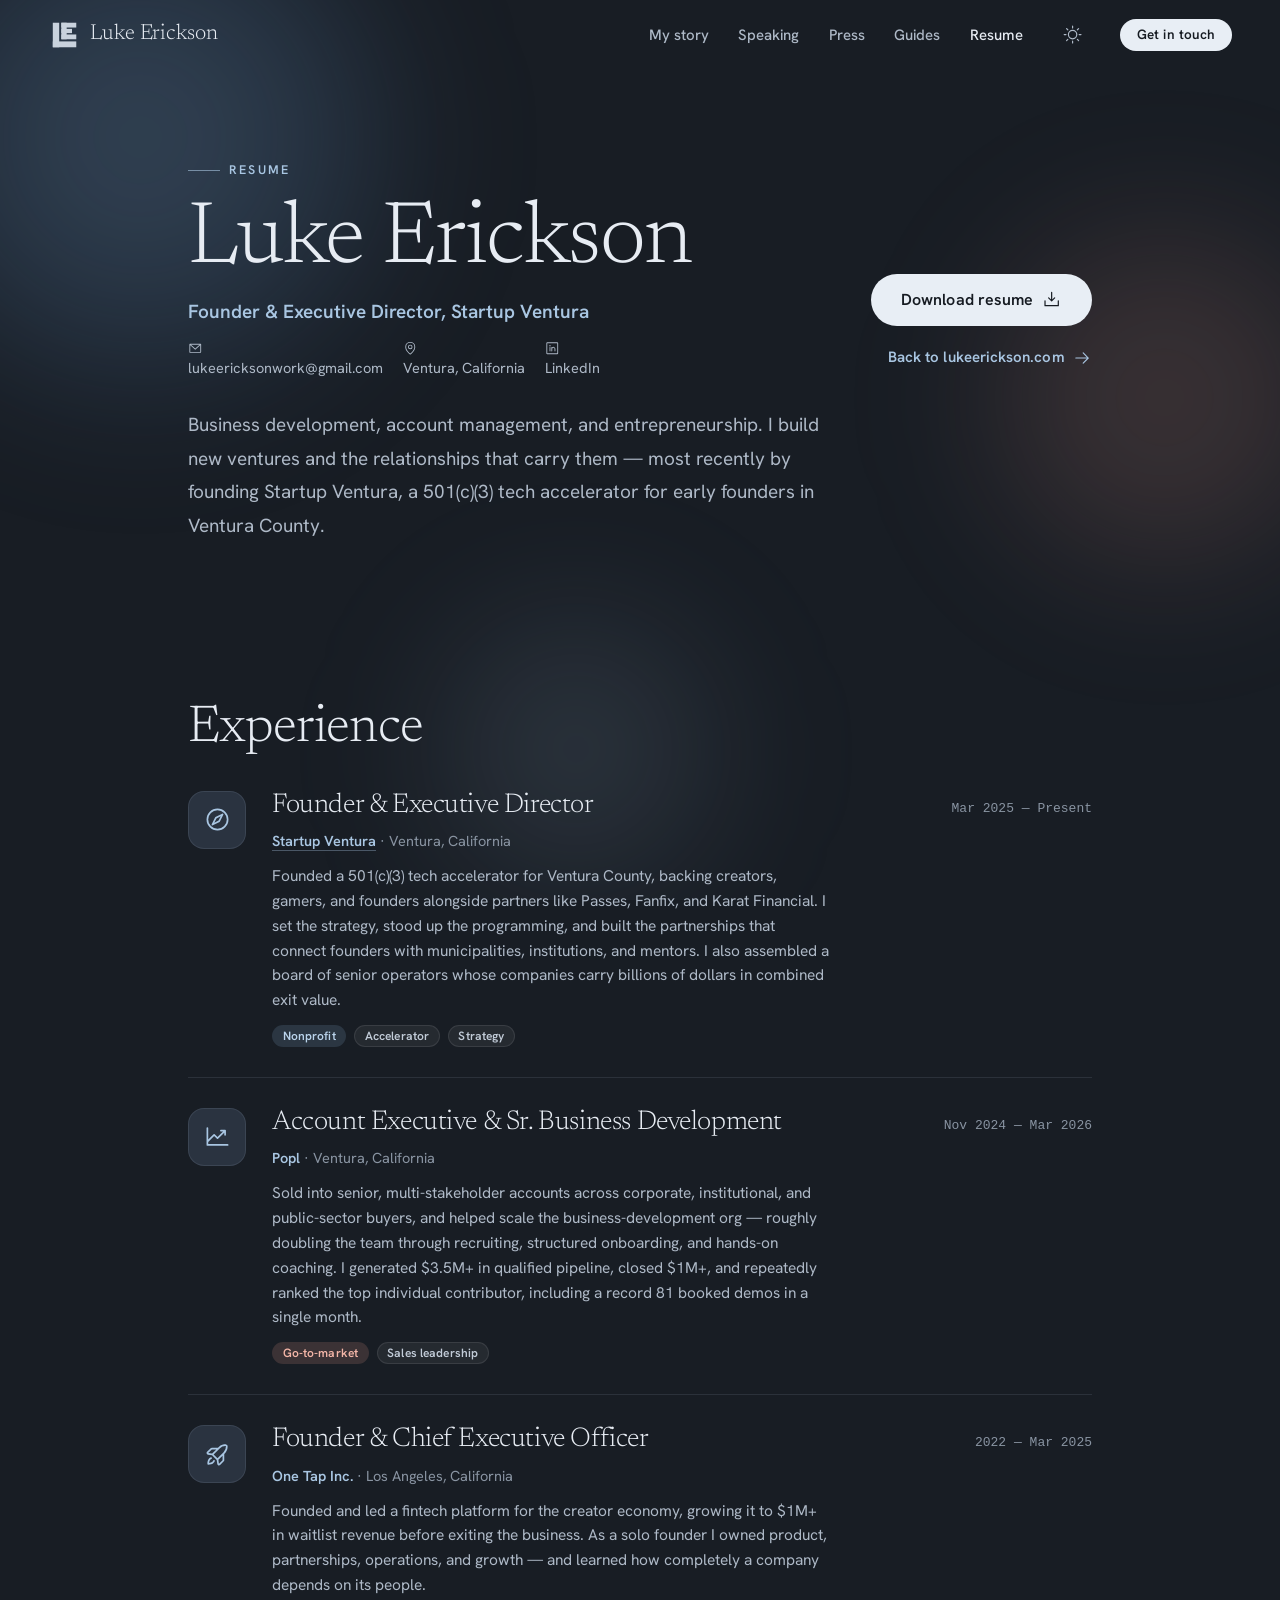
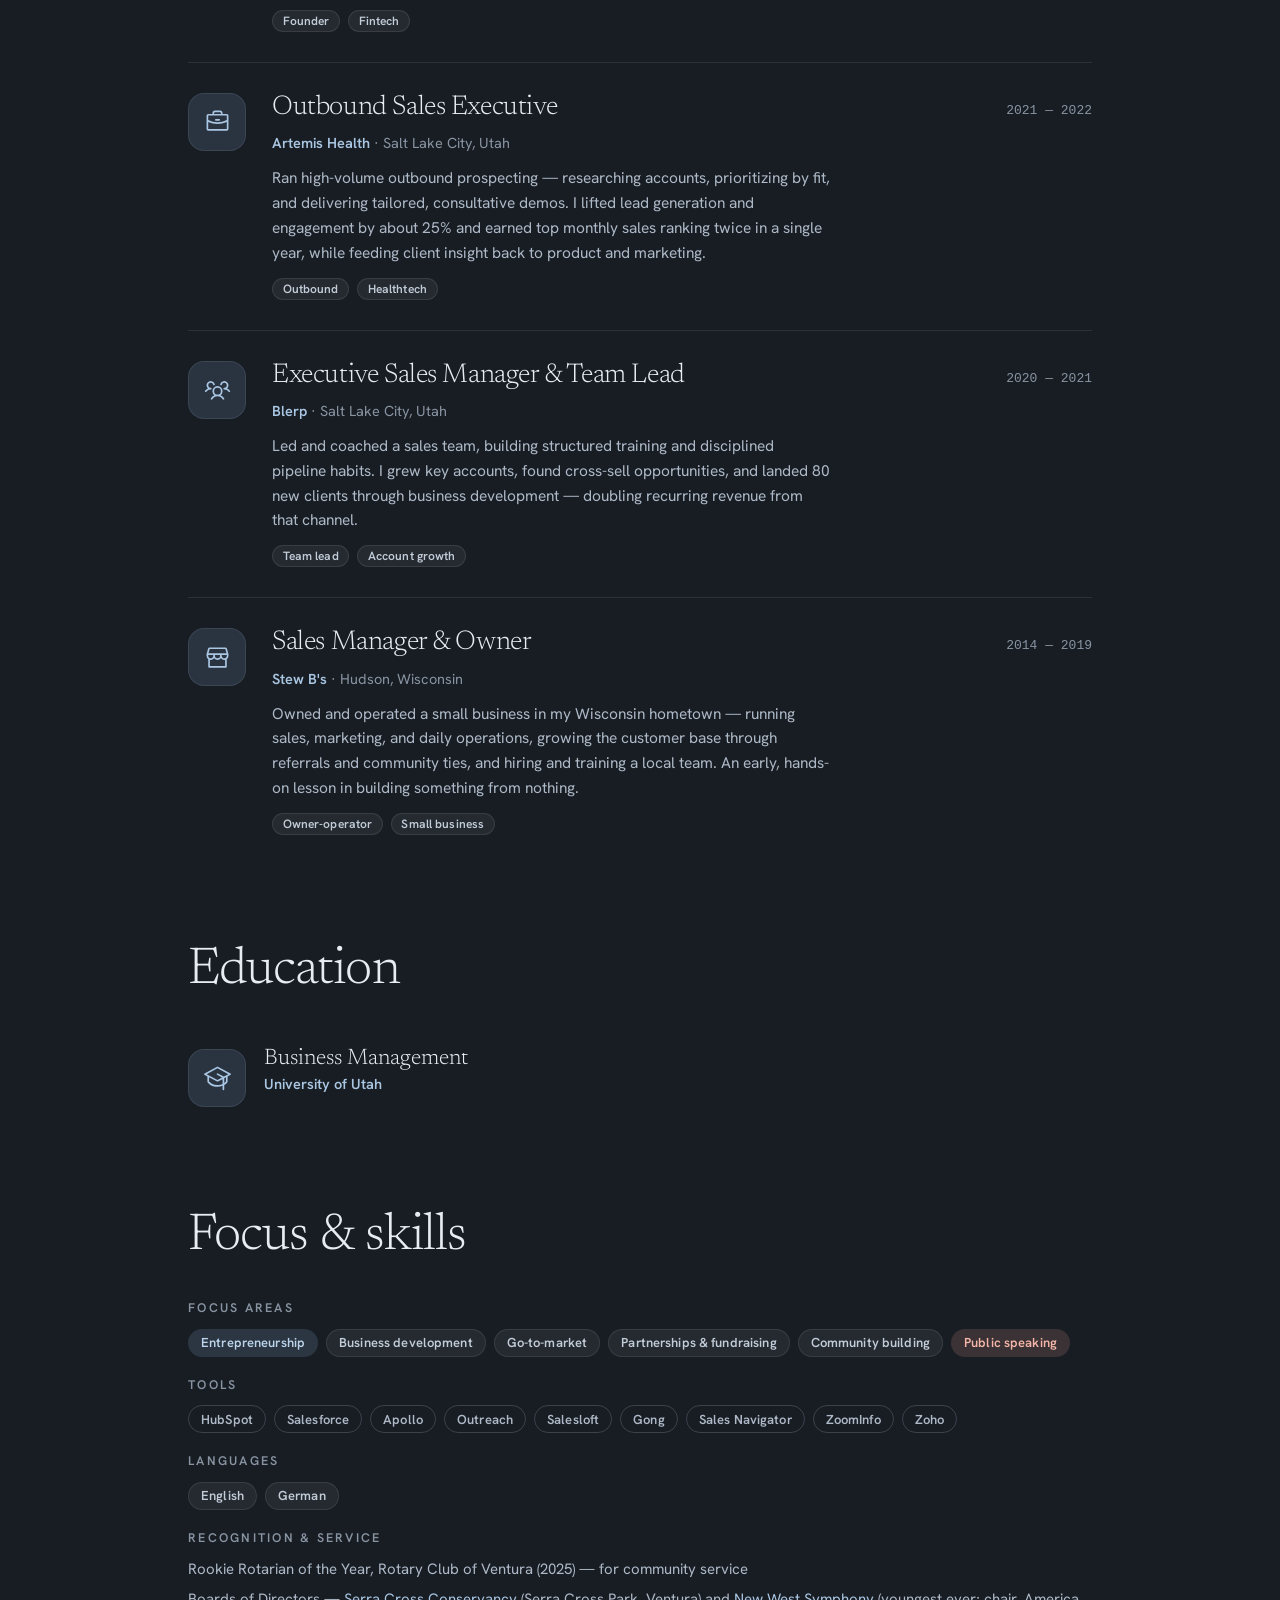
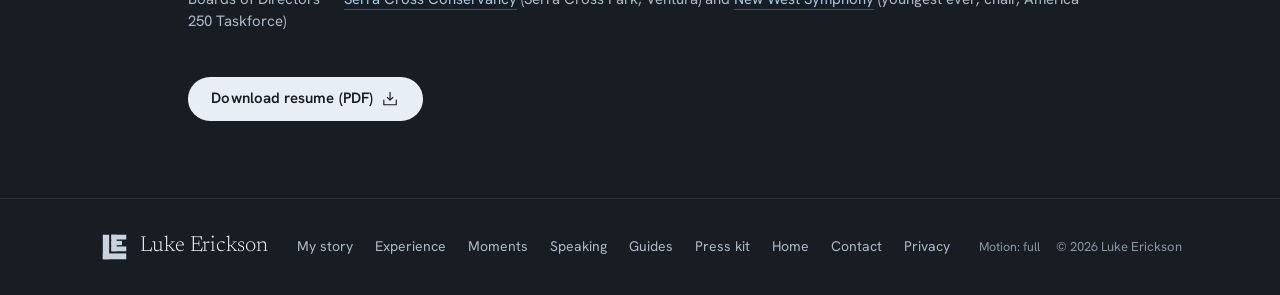
<file: resume/index.html>
<!DOCTYPE html>
<html lang="en" data-theme="dark">
<head>
<meta charset="UTF-8" />
<meta name="viewport" content="width=device-width, initial-scale=1" />

<script>
(function(){try{var t=localStorage.getItem('luke-theme')||'dark';document.documentElement.setAttribute('data-theme',t);}catch(e){document.documentElement.setAttribute('data-theme','dark');}
try{var m=localStorage.getItem('luke-motion');if(!m){m=window.matchMedia&&window.matchMedia('(prefers-reduced-motion: reduce)').matches?'still':'rich';}document.documentElement.setAttribute('data-motion',m);}catch(e){document.documentElement.setAttribute('data-motion','rich');}})();
</script>
<style>html[data-theme="dark"]{background:#181D24}html[data-theme="light"]{background:#F7F9FC}</style>

<title>Luke Erickson | Resume &amp; Experience</title>
<meta name="description" content="The resume and full work history of Luke Erickson — founder and executive director of Startup Ventura in Ventura County, California." />
<link rel="canonical" href="https://lukeerickson.com/resume/" />
<meta name="robots" content="index, follow, max-image-preview:large, max-snippet:-1" />
<meta name="author" content="Luke Erickson" />
<meta name="theme-color" content="#181D24" />

<meta property="og:type" content="profile" />
<meta property="og:site_name" content="Luke Erickson" />
<meta property="og:title" content="Luke Erickson | Resume &amp; Experience" />
<meta property="og:description" content="The resume and full work history of Luke Erickson — founder and executive director of Startup Ventura." />
<meta property="og:url" content="https://lukeerickson.com/resume/" />
<meta property="og:image" content="https://lukeerickson.com/assets/og/luke-erickson-og.jpg" />
<meta property="og:image:width" content="1200" />
<meta property="og:image:height" content="630" />
<meta property="og:image:alt" content="Luke Erickson" />
<meta name="twitter:card" content="summary_large_image" />
<meta name="twitter:title" content="Luke Erickson | Resume &amp; Experience" />
<meta name="twitter:description" content="The resume and full work history of Luke Erickson — founder of Startup Ventura." />
<meta name="twitter:image" content="https://lukeerickson.com/assets/og/luke-erickson-og.jpg" />

<link rel="preload" as="font" type="font/woff2" href="/assets/fonts/newsreader-300.woff2" crossorigin />
<link rel="preload" as="font" type="font/woff2" href="/assets/fonts/hanken-grotesk-400.woff2" crossorigin />
<style data-inline-css>
/* ============================================================
   Luke Erickson — lukeerickson.com
   Full design system (ported verbatim from the approved
   "Luke Erickson Design System" handoff) + page styles.
   Light + dark themes. Default theme is dark (set on <html>).
   ============================================================ */

/* ---------------- Webfonts (self-hosted, swap) ---------------- */
@font-face{font-family:'Newsreader';font-style:normal;font-weight:300;font-display:swap;src:url('/assets/fonts/newsreader-300.woff2') format('woff2');}
@font-face{font-family:'Newsreader';font-style:normal;font-weight:400;font-display:swap;src:url('/assets/fonts/newsreader-400.woff2') format('woff2');}
@font-face{font-family:'Newsreader';font-style:normal;font-weight:500;font-display:swap;src:url('/assets/fonts/newsreader-500.woff2') format('woff2');}
@font-face{font-family:'Newsreader';font-style:italic;font-weight:300;font-display:swap;src:url('/assets/fonts/newsreader-300-italic.woff2') format('woff2');}
@font-face{font-family:'Newsreader';font-style:italic;font-weight:400;font-display:swap;src:url('/assets/fonts/newsreader-400-italic.woff2') format('woff2');}
@font-face{font-family:'Hanken Grotesk';font-style:normal;font-weight:400;font-display:swap;src:url('/assets/fonts/hanken-grotesk-400.woff2') format('woff2');}
@font-face{font-family:'Hanken Grotesk';font-style:normal;font-weight:500;font-display:swap;src:url('/assets/fonts/hanken-grotesk-500.woff2') format('woff2');}
@font-face{font-family:'Hanken Grotesk';font-style:normal;font-weight:600;font-display:swap;src:url('/assets/fonts/hanken-grotesk-600.woff2') format('woff2');}
@font-face{font-family:'Hanken Grotesk';font-style:normal;font-weight:700;font-display:swap;src:url('/assets/fonts/hanken-grotesk-700.woff2') format('woff2');}

/* ============================ TOKENS (light) ============================ */
:root{
  --white:#FFFFFF;--sky-0:#F7F9FC;--sky-50:#FBFCFE;--sky-100:#F1F5FA;--sky-150:#EAF0F7;--sky-200:#E1E9F2;--sky-300:#D2DDEA;
  --blue-700:#3F6E9E;--blue-600:#4A77A6;--blue-500:#7BA7D1;--blue-400:#9CBFDD;--blue-300:#BCD4E8;--blue-200:#D6E4F1;--blue-100:#E7F0F8;--blue-50:#F2F7FB;
  --coral-700:#C9745F;--coral-600:#DD8470;--coral-500:#F0A292;--coral-400:#F4B6A8;--coral-300:#F8CDC2;--coral-200:#FBDFD8;--coral-100:#FDECE7;
  --ink-900:#2A333E;--ink-800:#34404E;--ink-700:#44505F;--ink-600:#5B6675;--ink-500:#74808E;--ink-400:#8A94A1;--ink-300:#AAB3BF;--ink-200:#C9D0D9;--ink-100:#E4E9F0;

  --color-bg:var(--sky-0);--color-bg-tint:var(--sky-100);--color-surface:var(--white);--color-surface-sunken:var(--sky-100);--color-surface-translucent:rgba(255,255,255,.72);
  --color-border:var(--sky-200);--color-border-strong:var(--sky-300);
  --text-primary:var(--ink-800);--text-secondary:var(--ink-600);--text-muted:#69727F;--text-faint:var(--ink-400);
  --text-on-ink:#F4F7FB;--text-on-coral:var(--ink-900);
  --accent-blue:var(--blue-500);--accent-blue-ink:var(--blue-700);--accent-coral:var(--coral-500);--accent-coral-ink:#A35E4D;
  --logo-l:#5B6675;--logo-e:#5B6675;
  --link:var(--blue-700);--link-hover:#355E86;--focus-ring:rgba(123,167,209,.55);
  --color-bg-deep:var(--sky-150);--color-surface-2:var(--sky-50);--color-input-bg:var(--white);--glass-border:rgba(255,255,255,.6);--color-hover-surface:var(--sky-100);
  --btn-primary-bg:var(--ink-800);--btn-primary-fg:var(--text-on-ink);--btn-primary-bg-hover:var(--ink-900);
  --btn-secondary-bg:var(--white);--btn-secondary-bg-hover:var(--sky-50);
  --color-chip-bg:var(--blue-100);--color-chip-fg:var(--blue-700);--color-chip-bg-hover:var(--blue-200);
  --tag-neutral-bg:var(--sky-100);--tag-neutral-fg:var(--ink-700);--tag-neutral-border:var(--sky-200);
  --tag-blue-bg:var(--blue-100);--tag-blue-fg:var(--blue-700);--tag-coral-bg:var(--coral-100);--tag-coral-fg:#9C4A34;
  --cloud-blue:rgba(123,167,209,.22);--cloud-blue-soft:rgba(156,191,221,.16);--cloud-coral:rgba(240,162,146,.16);--cloud-coral-soft:rgba(244,182,168,.11);--cloud-white:rgba(255,255,255,.85);

  /* type */
  --font-display:'Newsreader','Iowan Old Style','Palatino Linotype','Times New Roman',serif;
  --font-sans:'Hanken Grotesk',system-ui,-apple-system,'Segoe UI',Helvetica,Arial,sans-serif;
  --font-mono:ui-monospace,'SF Mono',Menlo,Consolas,monospace;
  --fw-display-thin:200;--fw-display:300;--fw-display-book:400;--fw-regular:400;--fw-medium:500;--fw-semibold:600;--fw-bold:700;
  --text-display-2xl:clamp(3.5rem,2.1rem + 6vw,7rem);--text-display-xl:clamp(3rem,2rem + 4.6vw,5.5rem);
  --text-display-lg:clamp(2.5rem,1.85rem + 3.2vw,4.25rem);--text-display-md:clamp(2rem,1.55rem + 2.2vw,3.25rem);
  --text-h3:clamp(1.3rem,1.17rem + .65vw,1.6rem);
  --text-body-lg:1.1875rem;--text-body:1.0625rem;--text-body-sm:.9375rem;--text-caption:.8125rem;--text-eyebrow:.78125rem;
  --lh-display:1.06;--lh-tight:1.15;--lh-heading:1.22;--lh-snug:1.4;--lh-body:1.65;--lh-relaxed:1.78;
  --ls-display:-.018em;--ls-tight:-.01em;--ls-wide:.04em;--ls-eyebrow:.18em;

  /* spacing */
  --space-1:.25rem;--space-2:.5rem;--space-3:.75rem;--space-4:1rem;--space-5:1.25rem;--space-6:1.5rem;--space-8:2rem;--space-10:2.5rem;--space-12:3rem;--space-16:4rem;
  --page-gutter:clamp(1.25rem,5vw,3rem);

  /* effects */
  --radius-xs:6px;--radius-sm:10px;--radius-md:16px;--radius-lg:24px;--radius-xl:36px;--radius-2xl:48px;--radius-pill:999px;--radius-circle:50%;
  --shadow-xs:0 1px 2px rgba(80,110,150,.06);--shadow-sm:0 2px 10px -2px rgba(80,110,150,.10);
  --shadow-md:0 12px 28px -14px rgba(70,100,145,.20),0 2px 8px -4px rgba(70,100,145,.08);
  --shadow-lg:0 28px 56px -22px rgba(63,93,140,.26),0 8px 20px -14px rgba(63,93,140,.10);
  --shadow-xl:0 44px 90px -30px rgba(58,88,135,.30),0 14px 30px -18px rgba(58,88,135,.12);
  --shadow-soft:0 24px 70px -28px rgba(99,128,170,.30);--shadow-coral:0 24px 60px -26px rgba(225,140,118,.26);
  --ring-focus:0 0 0 3px var(--focus-ring);
  --blur-glass:16px;--blur-cloud:64px;
  --ease-out:cubic-bezier(.22,1,.36,1);--ease-in-out:cubic-bezier(.65,0,.35,1);--ease-soft:cubic-bezier(.4,0,.2,1);--ease-drift:cubic-bezier(.45,.05,.55,.95);
  --dur-fast:150ms;--dur-med:280ms;--dur-slow:520ms;--dur-drift:32s;
  --z-clouds:1;--z-content:2;--z-nav:50;
}

/* ============================ TOKENS (dark, default) ============================ */
[data-theme="dark"]{
  --color-bg:#181D24;--color-bg-deep:#0E1217;--color-bg-tint:#1E242D;--color-surface:#232B35;--color-surface-sunken:#14181E;--color-surface-2:#2A3340;
  --color-surface-translucent:rgba(31,38,47,.62);--color-input-bg:#1B212A;--glass-border:rgba(255,255,255,.10);
  --color-border:rgba(180,198,219,.12);--color-border-strong:rgba(180,198,219,.22);
  --text-primary:#E7ECF3;--text-secondary:#AEB9C7;--text-muted:#8994A2;--text-faint:#5E6A78;--text-on-coral:#20262E;
  --accent-blue:#8FB8DE;--accent-blue-ink:#A9C6E2;--accent-coral:#F0A292;--accent-coral-ink:#F2B3A6;
  --link:#A9C6E2;--link-hover:#C7DBEE;--focus-ring:rgba(143,184,222,.50);
  --logo-l:#C9D2DD;--logo-e:#C9D2DD;
  --btn-primary-bg:#E8EEF5;--btn-primary-fg:#161B22;--btn-primary-bg-hover:#FFFFFF;--btn-secondary-bg:var(--color-surface);--btn-secondary-bg-hover:var(--color-surface-2);
  --color-chip-bg:rgba(143,184,222,.15);--color-chip-fg:#BBD4EC;--color-chip-bg-hover:rgba(143,184,222,.24);--color-hover-surface:rgba(255,255,255,.06);
  --tag-neutral-bg:rgba(255,255,255,.06);--tag-neutral-fg:#C2CCD8;--tag-neutral-border:rgba(255,255,255,.09);
  --tag-blue-bg:rgba(143,184,222,.16);--tag-blue-fg:#BBD4EC;--tag-coral-bg:rgba(240,162,146,.16);--tag-coral-fg:#F4B6A8;
  --cloud-blue:rgba(123,167,209,.30);--cloud-blue-soft:rgba(96,140,190,.20);--cloud-coral:rgba(240,162,146,.18);--cloud-coral-soft:rgba(228,150,135,.12);--cloud-white:rgba(176,203,230,.16);
  --shadow-xs:0 1px 2px rgba(0,0,0,.40);--shadow-sm:0 2px 10px -2px rgba(0,0,0,.50);
  --shadow-md:0 12px 28px -14px rgba(0,0,0,.60),0 2px 8px -4px rgba(0,0,0,.40);
  --shadow-lg:0 28px 56px -22px rgba(0,0,0,.65),0 8px 20px -14px rgba(0,0,0,.50);
  --shadow-xl:0 44px 90px -30px rgba(0,0,0,.70),0 14px 30px -18px rgba(0,0,0,.55);
  --shadow-soft:0 24px 70px -28px rgba(40,70,110,.55);--shadow-coral:0 24px 60px -26px rgba(0,0,0,.50);
}

/* ============================ BASE ============================ */
*,*::before,*::after{box-sizing:border-box;}
html{scroll-behavior:smooth;-webkit-text-size-adjust:100%;}
body{
  margin:0;background:var(--color-bg);color:var(--text-primary);
  font-family:var(--font-sans);font-size:var(--text-body);line-height:var(--lh-body);
  -webkit-font-smoothing:antialiased;text-rendering:optimizeLegibility;overflow-x:hidden;
}
img,svg{display:block;max-width:100%;}
a{color:var(--link);text-decoration:none;}
:focus-visible{outline:2px solid var(--accent-blue-ink);outline-offset:2px;border-radius:4px;}
.skip-link{position:absolute;left:-9999px;top:0;background:var(--btn-primary-bg);color:var(--btn-primary-fg);padding:.7rem 1.1rem;border-radius:var(--radius-pill);z-index:200;font-weight:600;}
.skip-link:focus{left:16px;top:16px;}
.visually-hidden{position:absolute!important;width:1px;height:1px;padding:0;margin:-1px;overflow:hidden;clip:rect(0 0 0 0);white-space:nowrap;border:0;}

/* ============================ TYPE HELPERS ============================ */
.ds-display{font-family:var(--font-display);font-weight:var(--fw-display);line-height:var(--lh-display);letter-spacing:var(--ls-display);color:var(--text-primary);margin:0;}
.ds-eyebrow{font-family:var(--font-sans);font-weight:var(--fw-semibold);font-size:var(--text-eyebrow);letter-spacing:var(--ls-eyebrow);text-transform:uppercase;color:var(--accent-blue-ink);display:inline-flex;align-items:center;gap:.7em;}
.ds-eyebrow--line::before{content:"";width:2rem;height:1px;background:currentColor;opacity:.6;flex:none;}
.ds-prose{font-size:var(--text-body-lg);line-height:var(--lh-relaxed);color:var(--text-secondary);}
.ds-prose p{margin:0;}
.ds-prose p+p{margin-top:1.05em;}
.ds-link{color:var(--link);text-decoration:none;border-bottom:1px solid color-mix(in srgb,var(--link) 30%,transparent);transition:color var(--dur-fast) var(--ease-soft),border-color var(--dur-fast) var(--ease-soft);}
.ds-link:hover{color:var(--link-hover);border-bottom-color:var(--link-hover);}

/* ============================ ICONS ============================ */
.icon{width:1.2em;height:1.2em;fill:currentColor;flex:none;}

/* ============================ BUTTON ============================ */
.ds-btn{display:inline-flex;align-items:center;justify-content:center;gap:.55em;font-family:var(--font-sans);font-weight:var(--fw-semibold);font-size:.9375rem;line-height:1;letter-spacing:.005em;padding:.75rem 1.4rem;border-radius:var(--radius-pill);border:1px solid transparent;background:transparent;color:var(--text-primary);cursor:pointer;white-space:nowrap;text-decoration:none;transition:background var(--dur-fast) var(--ease-soft),color var(--dur-fast) var(--ease-soft),border-color var(--dur-fast) var(--ease-soft),box-shadow var(--dur-med) var(--ease-out),transform var(--dur-med) var(--ease-out);}
.ds-btn:focus-visible{outline:none;box-shadow:var(--ring-focus);}
.ds-btn__icon{display:inline-flex;font-size:1.15em;line-height:0;}
.ds-btn__icon .icon{width:1.05em;height:1.05em;}
.ds-btn--sm{padding:.5rem 1rem;font-size:.84375rem;}
.ds-btn--lg{padding:.95rem 1.85rem;font-size:1rem;}
.ds-btn--primary{background:var(--btn-primary-bg);color:var(--btn-primary-fg);}
.ds-btn--primary:hover{background:var(--btn-primary-bg-hover);transform:translateY(-1px);box-shadow:var(--shadow-md);}
.ds-btn--primary:active{transform:translateY(0) scale(.99);box-shadow:var(--shadow-sm);}
.ds-btn--coral{background:var(--accent-coral);color:var(--text-on-coral);}
.ds-btn--coral:hover{background:var(--coral-400);transform:translateY(-1px);box-shadow:var(--shadow-coral);}
.ds-btn--soft{background:var(--color-chip-bg);color:var(--color-chip-fg);}
.ds-btn--soft:hover{background:var(--color-chip-bg-hover);}
.ds-btn--secondary{background:var(--btn-secondary-bg);color:var(--text-primary);border-color:var(--color-border-strong);}
.ds-btn--secondary:hover{background:var(--btn-secondary-bg-hover);transform:translateY(-1px);box-shadow:var(--shadow-sm);}
.ds-btn--ghost{background:transparent;color:var(--text-primary);}
.ds-btn--ghost:hover{background:var(--color-hover-surface);}
.ds-btn--link{background:transparent;color:var(--link);padding-inline:0;border-radius:0;}
.ds-btn--link:hover{color:var(--link-hover);}
.ds-btn--link .ds-btn__icon{transition:transform var(--dur-med) var(--ease-out);}
.ds-btn--link:hover .ds-btn__icon{transform:translateX(3px);}

/* ============================ ICON BUTTON ============================ */
.ds-iconbtn{display:inline-grid;place-items:center;width:2.75rem;height:2.75rem;border-radius:var(--radius-circle);border:1px solid transparent;background:transparent;color:var(--text-secondary);cursor:pointer;font-size:1.2rem;line-height:0;transition:background var(--dur-fast) var(--ease-soft),color var(--dur-fast) var(--ease-soft),border-color var(--dur-fast) var(--ease-soft),box-shadow var(--dur-med) var(--ease-out);}
.ds-iconbtn:hover{background:var(--color-hover-surface);color:var(--text-primary);}
.ds-iconbtn:focus-visible{outline:none;box-shadow:var(--ring-focus);}
.ds-iconbtn .icon{width:1.2rem;height:1.2rem;}
.ds-iconbtn--soft{background:var(--color-surface);border-color:var(--color-border);box-shadow:var(--shadow-xs);}
.ds-iconbtn--soft:hover{border-color:var(--color-border-strong);color:var(--text-primary);}

/* ============================ TAG ============================ */
.ds-tag{display:inline-flex;align-items:center;gap:.4em;font-family:var(--font-sans);font-weight:var(--fw-semibold);font-size:.8125rem;letter-spacing:.01em;line-height:1;padding:.4rem .75rem;border-radius:var(--radius-pill);border:1px solid transparent;white-space:nowrap;}
.ds-tag--neutral{background:var(--tag-neutral-bg);color:var(--tag-neutral-fg);border-color:var(--tag-neutral-border);}
.ds-tag--blue{background:var(--tag-blue-bg);color:var(--tag-blue-fg);}
.ds-tag--coral{background:var(--tag-coral-bg);color:var(--tag-coral-fg);}
.ds-tag--outline{background:transparent;color:var(--text-secondary);border-color:var(--color-border-strong);}
.ds-tag--sm{font-size:.75rem;padding:.25rem .6rem;}

/* ============================ CARD ============================ */
.ds-card{position:relative;background:var(--color-surface);border:1px solid var(--color-border);border-radius:var(--radius-lg);padding:var(--space-8);box-shadow:var(--shadow-sm);transition:transform var(--dur-med) var(--ease-out),box-shadow var(--dur-med) var(--ease-out),border-color var(--dur-med) var(--ease-out);}
.ds-card--raised{box-shadow:var(--shadow-md);}
.ds-card--glass{background:var(--color-surface-translucent);backdrop-filter:blur(var(--blur-glass));-webkit-backdrop-filter:blur(var(--blur-glass));border-color:var(--glass-border);box-shadow:var(--shadow-md);}
.ds-card--interactive{cursor:pointer;}
.ds-card--interactive:hover{transform:translateY(-3px);box-shadow:var(--shadow-lg);border-color:transparent;}

/* ============================ INPUT / FIELD ============================ */
.ds-field{display:flex;flex-direction:column;gap:.5rem;}
.ds-field__label{font-family:var(--font-sans);font-weight:var(--fw-semibold);font-size:var(--text-eyebrow);letter-spacing:var(--ls-eyebrow);text-transform:uppercase;color:var(--text-secondary);}
.ds-input{width:100%;font-family:var(--font-sans);font-size:1rem;color:var(--text-primary);background:var(--color-input-bg);border:1px solid var(--color-border-strong);border-radius:var(--radius-md);padding:.8rem 1rem;transition:border-color var(--dur-fast) var(--ease-soft),box-shadow var(--dur-fast) var(--ease-soft),background var(--dur-fast) var(--ease-soft);}
.ds-input::placeholder{color:var(--text-muted);}
.ds-input:focus{outline:none;border-color:var(--accent-blue);box-shadow:var(--ring-focus);}
textarea.ds-input{resize:vertical;min-height:7rem;line-height:var(--lh-body);}

/* ============================ STAT ============================ */
.ds-stat{display:flex;flex-direction:column;gap:.35rem;}
.ds-stat__num{font-family:var(--font-display);font-weight:var(--fw-display);font-size:var(--text-display-md);line-height:1;letter-spacing:var(--ls-display);color:var(--text-primary);}
.ds-stat__num em{font-style:normal;color:var(--accent-coral);}
.ds-stat__label{font-family:var(--font-sans);font-weight:var(--fw-semibold);font-size:var(--text-eyebrow);letter-spacing:var(--ls-eyebrow);text-transform:uppercase;color:var(--accent-blue-ink);}

/* ============================ DIVIDER ============================ */
.ds-divider{height:1px;border:0;background:var(--color-border);margin:0;}

/* ============================ WORDMARK / MONOGRAM ============================ */
.ds-wordmark{display:inline-flex;align-items:center;gap:.6rem;font-family:var(--font-display);color:var(--text-primary);text-decoration:none;line-height:1;}
.ds-wordmark__mark{display:block;flex:none;width:32px;height:32px;}
.ds-wordmark__name{font-weight:var(--fw-display);font-size:1.35rem;letter-spacing:var(--ls-tight);white-space:nowrap;}
.ds-monogram .le-l{fill:var(--logo-l);}
.ds-monogram .le-e{fill:var(--logo-e);}

/* ============================ ATMOSPHERE / CLOUDS ============================ */
.ds-sky{position:relative;isolation:isolate;background:var(--color-bg);}
.ds-sky__field{position:fixed;inset:0;z-index:var(--z-clouds);overflow:hidden;pointer-events:none;}
.ds-sky__content{position:relative;z-index:var(--z-content);}
.ds-cloud{position:absolute;border-radius:50%;filter:blur(var(--blur-cloud));will-change:transform;transform:translateZ(0);}
.ds-cloud--blue{background:radial-gradient(circle at 50% 45%,var(--cloud-blue) 0%,var(--cloud-blue-soft) 42%,transparent 70%);}
.ds-cloud--coral{background:radial-gradient(circle at 50% 50%,var(--cloud-coral) 0%,var(--cloud-coral-soft) 45%,transparent 72%);}
.ds-cloud--white{background:radial-gradient(circle at 50% 45%,var(--cloud-white) 0%,rgba(255,255,255,.5) 40%,transparent 70%);}
[data-theme="dark"] .ds-cloud--white{background:radial-gradient(circle at 50% 45%,var(--cloud-white) 0%,rgba(176,203,230,.08) 40%,transparent 70%);}
@keyframes ds-drift-a{0%{transform:translate3d(0,var(--py,0px),0) scale(1);}100%{transform:translate3d(4%,calc(var(--py,0px) - 3%),0) scale(1.06);}}
@keyframes ds-drift-b{0%{transform:translate3d(0,var(--py,0px),0) scale(1.04);}100%{transform:translate3d(-5%,calc(var(--py,0px) + 2%),0) scale(1);}}
@keyframes ds-drift-c{0%{transform:translate3d(0,var(--py,0px),0) scale(1);}100%{transform:translate3d(3%,calc(var(--py,0px) + 4%),0) scale(1.08);}}
.ds-drift-a{animation:ds-drift-a var(--dur-drift) var(--ease-drift) infinite alternate;}
.ds-drift-b{animation:ds-drift-b calc(var(--dur-drift) * 1.25) var(--ease-drift) infinite alternate;}
.ds-drift-c{animation:ds-drift-c calc(var(--dur-drift) * 1.55) var(--ease-drift) infinite alternate;}

/* ============================ LAYOUT ============================ */
.container{width:100%;max-width:1180px;margin:0 auto;padding-inline:clamp(20px,5vw,48px);}
.container--narrow{max-width:760px;}
.section{position:relative;padding-block:clamp(64px,9vw,132px);}
.section--tight{padding-block:clamp(40px,6vw,80px);}
section[id]{scroll-margin-top:80px;}
picture{display:contents;}
.section__head{display:flex;flex-direction:column;gap:14px;margin-bottom:clamp(32px,5vw,56px);max-width:52ch;}

/* ============================ HEADER / NAV ============================ */
.site-header{position:sticky;top:0;z-index:var(--z-nav);}
.site-header__inner{display:flex;align-items:center;justify-content:space-between;gap:16px;padding:13px clamp(20px,5vw,48px);background:transparent;border-bottom:1px solid transparent;transition:background var(--dur-med) var(--ease-soft),border-color var(--dur-med) var(--ease-soft);}
.site-header.is-scrolled .site-header__inner{background:var(--color-surface-translucent);backdrop-filter:blur(16px);-webkit-backdrop-filter:blur(16px);border-bottom-color:var(--color-border);}
.site-nav{display:flex;align-items:center;gap:clamp(10px,2vw,28px);}
.site-nav__links{display:flex;align-items:center;gap:clamp(10px,2vw,28px);}
.nav-link{background:none;border:0;cursor:pointer;font-family:var(--font-sans);font-weight:500;font-size:15px;color:var(--text-secondary);padding:6px 2px;white-space:nowrap;transition:color var(--dur-fast) var(--ease-soft);text-decoration:none;}
.nav-link:hover,.nav-link:focus-visible{color:var(--text-primary);}
.nav-toggle{display:none;}

/* ============================ HERO ============================ */
.hero{padding-top:clamp(40px,7vw,84px);padding-bottom:clamp(40px,6vw,72px);}
.hero__grid{display:grid;grid-template-columns:1.05fr .95fr;gap:clamp(32px,5vw,72px);align-items:center;}
.hero__copy{display:flex;flex-direction:column;align-items:flex-start;gap:22px;max-width:38ch;}
.hero__name{font-size:var(--text-display-2xl);}
.hero__lead{max-width:42ch;}
.hero__cta{display:flex;align-items:center;gap:18px;flex-wrap:wrap;}
.hero__media{position:relative;justify-self:end;width:100%;max-width:440px;will-change:transform;}
.hero__photo{width:100%;aspect-ratio:4/5;height:auto;object-fit:cover;border-radius:var(--radius-xl);box-shadow:var(--shadow-soft),var(--shadow-lg);background:var(--color-surface-sunken);}
.hero__chip{position:absolute;left:-22px;bottom:34px;display:inline-flex;align-items:center;gap:10px;padding:11px 17px;border-radius:var(--radius-pill);font-size:14px;font-weight:600;color:var(--text-primary);}
.hero__chip-dot{width:9px;height:9px;border-radius:50%;background:var(--accent-coral);box-shadow:0 0 0 0 var(--accent-coral);animation:chipPulse 2.6s var(--ease-soft) infinite;}
@keyframes chipPulse{0%{box-shadow:0 0 0 0 rgba(240,162,146,.5);}70%{box-shadow:0 0 0 9px rgba(240,162,146,0);}100%{box-shadow:0 0 0 0 rgba(240,162,146,0);}}
.hero__socials{position:absolute;right:14px;bottom:-22px;display:flex;gap:8px;}
.hero__stats{display:flex;gap:clamp(28px,5vw,64px);flex-wrap:wrap;margin-top:clamp(40px,6vw,72px);}

/* ============================ MARQUEE ============================ */
.marquee-wrap{margin-top:clamp(40px,6vw,72px);}
.marquee{overflow:hidden;-webkit-mask-image:linear-gradient(90deg,transparent,#000 8%,#000 92%,transparent);mask-image:linear-gradient(90deg,transparent,#000 8%,#000 92%,transparent);}
.marquee__track{display:flex;align-items:center;gap:clamp(28px,4vw,52px);width:max-content;animation:marquee 38s linear infinite;}
.marquee:hover .marquee__track,.marquee:focus-within .marquee__track{animation-play-state:paused;}
.marquee__item{font-family:var(--font-display);font-weight:var(--fw-display-book);font-size:clamp(1.05rem,.9rem + .6vw,1.45rem);color:var(--text-muted);white-space:nowrap;letter-spacing:.01em;}
.marquee__dot{width:5px;height:5px;border-radius:50%;background:var(--accent-coral);opacity:.7;flex:none;}
/* Logo variant: white-silhouette PNGs (alpha = shape), tinted per theme via filter */
.marquee__track--logos{list-style:none;margin:0;padding:0;gap:clamp(34px,5vw,64px);}
.marquee__logo{flex:none;display:flex;align-items:center;}
.marquee__logo img{display:block;height:clamp(30px,2.8vw,40px);width:auto;opacity:.88;transition:opacity .25s ease;}
[data-theme="dark"] .marquee__logo img{filter:brightness(0) invert(.86) sepia(.05) saturate(.5);}
[data-theme="light"] .marquee__logo img{filter:brightness(0) invert(.38) sepia(.12) saturate(.7);}
.marquee__logo:hover img{opacity:1;}
/* Square marks (One Tap, Rotary, Utah) read small at cap-height; give them a touch more */
.marquee__logo img[alt="One Tap"],.marquee__logo img[alt="Rotary Club of Ventura"],.marquee__logo img[alt="University of Utah"]{height:clamp(38px,3.6vw,50px);}
@keyframes marquee{from{transform:translateX(0);}to{transform:translateX(-50%);}}

/* ============================ ABOUT ============================ */
.about__grid{display:grid;grid-template-columns:.85fr 1.15fr;gap:clamp(32px,5vw,72px);align-items:center;}
.about__photo{width:100%;aspect-ratio:4/5;height:auto;object-fit:cover;border-radius:var(--radius-lg);box-shadow:var(--shadow-soft);background:var(--color-surface-sunken);}
.about__body{display:flex;flex-direction:column;align-items:flex-start;gap:20px;}
.about__tags{display:flex;gap:10px;flex-wrap:wrap;}

/* ============================ EXPERIENCE TIMELINE ============================ */
.xp{list-style:none;margin:0;padding:0;}
.xp__item{display:grid;grid-template-columns:58px 1fr;gap:clamp(16px,2.5vw,26px);padding:clamp(22px,3vw,30px) 0;border-top:1px solid var(--color-border);}
.xp__item:first-child{border-top:0;padding-top:0;}
.xp__tile{width:58px;height:58px;border-radius:var(--radius-md);background:var(--color-surface-2);border:1px solid var(--color-border);display:grid;place-items:center;color:var(--accent-blue-ink);}
.xp__tile .icon{width:27px;height:27px;}
.xp__body{min-width:0;display:flex;flex-direction:column;gap:8px;}
.xp__head{display:flex;align-items:baseline;justify-content:space-between;gap:16px;flex-wrap:wrap;}
.xp__role{font-family:var(--font-display);font-weight:var(--fw-display);font-size:clamp(1.35rem,1.1rem + .9vw,1.7rem);line-height:1.12;letter-spacing:-.015em;color:var(--text-primary);margin:0;}
.xp__dates{font-family:var(--font-mono);font-size:13px;color:var(--text-muted);white-space:nowrap;}
.xp__org{font-size:14.5px;color:var(--accent-blue-ink);font-weight:var(--fw-semibold);}
.xp__org .xp__loc{color:var(--text-muted);font-weight:var(--fw-regular);}
.xp__org a{color:inherit;text-decoration:none;border-bottom:1px solid color-mix(in srgb,currentColor 35%,transparent);transition:border-color var(--dur-fast) var(--ease-soft);}
.xp__org a:hover{border-bottom-color:currentColor;}
.xp__desc{font-size:15.5px;line-height:1.6;color:var(--text-secondary);margin:.2em 0 0;max-width:62ch;}
.xp__tags{display:flex;gap:8px;flex-wrap:wrap;margin-top:4px;}
.xp__more{margin-top:clamp(28px,4vw,44px);}

/* ============================ GALLERY ============================ */
.gallery{columns:3;column-gap:16px;}
.gallery__item{break-inside:avoid;margin:0 0 16px;position:relative;border-radius:var(--radius-md);overflow:hidden;box-shadow:var(--shadow-md);cursor:pointer;outline:none;display:block;background:var(--color-surface-sunken);}
.gallery__item img{width:100%;height:auto;display:block;transition:transform .6s var(--ease-out);}
.gallery__item:hover img,.gallery__item:focus-visible img{transform:scale(1.045);}
.gallery__item:focus-visible{outline:none;box-shadow:var(--shadow-md),var(--ring-focus);}
.gallery__cap{position:absolute;left:0;right:0;bottom:0;margin:0;padding:34px 16px 14px;font-family:var(--font-sans);font-size:13px;font-weight:600;letter-spacing:.01em;color:#fff;background:linear-gradient(to top,rgba(8,11,16,.82),rgba(8,11,16,.35) 55%,transparent);opacity:0;transform:translateY(10px);transition:opacity var(--dur-med) var(--ease-soft),transform var(--dur-med) var(--ease-out);}
.gallery__item:hover .gallery__cap,.gallery__item:focus-visible .gallery__cap{opacity:1;transform:none;}
/* Touch devices have no hover: show captions always so mobile keeps the credibility context */
@media (hover:none){.gallery__cap{opacity:1;transform:none;}}

/* ============================ CONTACT ============================ */
.contact__grid{display:grid;grid-template-columns:1.1fr .9fr;gap:clamp(36px,5vw,72px);align-items:start;}
.contact__copy{display:flex;flex-direction:column;align-items:flex-start;gap:18px;}
.contact__form{display:flex;flex-direction:column;gap:18px;width:100%;max-width:460px;}
.contact__aside{display:flex;flex-direction:column;gap:22px;}
.contact__card{display:flex;flex-direction:column;gap:18px;}
.contact__line{display:flex;align-items:flex-start;gap:12px;color:var(--text-secondary);font-size:15px;line-height:1.45;}
.contact__line .icon{width:20px;height:20px;flex:none;margin-top:1px;color:var(--accent-blue-ink);}
.contact__socials{display:flex;gap:10px;}
[hidden]{display:none!important;}
.contact__success{display:flex;gap:14px;align-items:center;}
.contact__success .icon{width:28px;height:28px;color:var(--accent-blue-ink);}

/* ============================ FOOTER ============================ */
.footer{border-top:1px solid var(--color-border);}
.footer__row{display:flex;align-items:center;justify-content:space-between;gap:20px;flex-wrap:wrap;padding-block:32px;}
.footer__nav{display:flex;gap:22px;flex-wrap:wrap;}
.footer__nav a{font-family:var(--font-sans);font-size:14px;color:var(--text-secondary);}
.footer__nav a:hover{color:var(--text-primary);}
.footer__copy{font-size:13px;color:var(--text-muted);}
.footer__meta{display:flex;align-items:center;gap:16px;flex-wrap:wrap;}
.motion-toggle{background:none;border:0;cursor:pointer;font-family:var(--font-sans);font-size:12.5px;color:var(--text-muted);display:inline-flex;align-items:center;gap:6px;padding:4px 0;}
.motion-toggle:hover{color:var(--text-secondary);}

/* ============================ RESUME PAGE ============================ */
.resume-page .container{max-width:1000px;}
.resume-hero{padding-top:clamp(40px,7vw,80px);padding-bottom:clamp(24px,4vw,48px);}
.resume-hero__grid{display:grid;grid-template-columns:1fr auto;gap:24px;align-items:end;}
.resume-hero__name{font-size:var(--text-display-xl);}
.resume-hero__role{color:var(--accent-blue-ink);font-weight:var(--fw-semibold);font-size:var(--text-body-lg);margin-top:8px;}
.resume-hero__contact{display:flex;flex-wrap:wrap;gap:8px 20px;margin-top:14px;color:var(--text-secondary);font-size:14.5px;}
.resume-hero__contact a{color:var(--text-secondary);}
.resume-hero__contact a:hover{color:var(--text-primary);}
.resume-hero__actions{display:flex;flex-direction:column;gap:10px;align-items:flex-end;}
.resume-block{margin-top:clamp(36px,5vw,64px);}
.resume-block__title{font-family:var(--font-display);font-weight:var(--fw-display);font-size:var(--text-display-md);margin:0 0 6px;letter-spacing:var(--ls-display);}
.edu{display:flex;flex-direction:column;gap:4px;padding:clamp(18px,2.5vw,24px) 0;border-top:1px solid var(--color-border);}
.edu:first-of-type{border-top:0;}
.edu__deg{font-family:var(--font-display);font-weight:var(--fw-display);font-size:1.4rem;line-height:1.15;color:var(--text-primary);}
.edu__school{color:var(--accent-blue-ink);font-weight:var(--fw-semibold);font-size:14.5px;}
.skills{display:flex;flex-direction:column;gap:18px;}
.skills__group{display:flex;flex-direction:column;gap:10px;}
.skills__label{font-size:var(--text-eyebrow);letter-spacing:var(--ls-eyebrow);text-transform:uppercase;color:var(--text-muted);font-weight:var(--fw-semibold);}
.skills__tags{display:flex;gap:8px;flex-wrap:wrap;}

/* ============================ STORY / ABOUT-ME PAGE ============================ */
.story__crumb{font-size:13px;color:var(--text-muted);margin-bottom:22px;display:flex;gap:8px;align-items:center;}
.story__crumb a{color:var(--text-muted);}
.story__crumb a:hover{color:var(--text-secondary);}
.story__title{font-size:var(--text-display-xl);margin-top:14px;}
.story__dek{font-size:clamp(1.15rem,1rem + .6vw,1.5rem);line-height:1.5;color:var(--text-secondary);max-width:36ch;margin-top:20px;}
.story__hero{display:block;width:100%;max-width:340px;aspect-ratio:4/5;height:auto;object-fit:cover;border-radius:var(--radius-lg);box-shadow:var(--shadow-soft);background:var(--color-surface-sunken);margin:clamp(28px,4vw,44px) 0;}
.story__body{font-size:var(--text-body-lg);}
.story__body h2{font-family:var(--font-display);font-weight:var(--fw-display);font-size:clamp(1.5rem,1.2rem + 1.1vw,2.05rem);line-height:1.18;letter-spacing:var(--ls-display);color:var(--text-primary);margin:clamp(34px,4.5vw,52px) 0 .5em;}
.story__body p{margin:0;color:var(--text-secondary);line-height:var(--lh-relaxed);}
.story__body p + p{margin-top:1.1em;}
.story__body strong{color:var(--text-primary);font-weight:var(--fw-semibold);}
.story__cta{display:flex;align-items:center;justify-content:space-between;gap:clamp(20px,4vw,40px);flex-wrap:wrap;margin-top:clamp(48px,6vw,72px);padding:clamp(28px,4vw,40px);}
.story__cta-actions{display:flex;flex-direction:column;gap:16px;align-items:flex-start;}
.story__back{margin-top:clamp(28px,4vw,40px);}
.story__credo{margin:clamp(36px,5vw,56px) 0 0;padding-left:22px;border-left:3px solid var(--accent-coral);}
.story__credo blockquote{font-family:var(--font-display);font-weight:var(--fw-display-book);font-style:italic;font-size:clamp(1.3rem,1.1rem + 1vw,1.85rem);line-height:1.3;color:var(--text-primary);margin:0;}
.story__credo cite{display:block;margin-top:12px;font-style:normal;font-family:var(--font-sans);font-size:13px;letter-spacing:.04em;color:var(--text-muted);}

/* ============================ STARTUP VENTURA SECTION ============================ */
.sv-grid{display:grid;grid-template-columns:1.1fr .9fr;gap:clamp(28px,4vw,56px);align-items:start;}
.sv-card{display:flex;flex-direction:column;gap:24px;}
.sv-card__title{font-family:var(--font-sans);font-weight:var(--fw-semibold);font-size:var(--text-eyebrow);letter-spacing:var(--ls-eyebrow);text-transform:uppercase;color:var(--accent-blue-ink);margin:0 0 12px;}
.sv-list{list-style:none;margin:0;padding:0;display:flex;flex-direction:column;gap:10px;}
.sv-list li{position:relative;padding-left:22px;color:var(--text-secondary);font-size:15.5px;line-height:1.45;}
.sv-list li::before{content:"";position:absolute;left:0;top:9px;width:7px;height:7px;border-radius:50%;background:var(--accent-coral);}
.sv-card__vision{margin:0;color:var(--text-secondary);font-size:15.5px;line-height:1.55;}
@media (max-width:760px){.sv-grid{grid-template-columns:1fr;}}

/* ============================ TESTIMONIAL QUOTES ============================ */
.quotes{display:grid;grid-template-columns:1fr 1fr;gap:clamp(28px,5vw,64px);}
.quote{margin:0;display:flex;flex-direction:column;}
.quote__text{font-size:clamp(1.2rem,1rem + .8vw,1.6rem);line-height:1.42;font-style:italic;font-weight:var(--fw-display-book);color:var(--text-primary);margin:0;letter-spacing:0;}
.quote__by{margin-top:18px;font-size:12.5px;letter-spacing:.16em;text-transform:uppercase;color:var(--text-muted);font-weight:var(--fw-semibold);}
@media (max-width:760px){.quotes{grid-template-columns:1fr;gap:34px;}}

/* ============================ GALLERY LIGHTBOX ============================ */
.lightbox{position:fixed;inset:0;z-index:200;display:none;align-items:center;justify-content:center;padding:clamp(16px,5vw,56px);background:rgba(8,11,16,.9);backdrop-filter:blur(8px);-webkit-backdrop-filter:blur(8px);}
.lightbox.is-open{display:flex;}
.lightbox__fig{margin:0;max-width:min(94vw,1100px);display:flex;flex-direction:column;align-items:center;gap:14px;}
.lightbox__img{max-width:100%;max-height:82vh;width:auto;height:auto;border-radius:var(--radius-md);box-shadow:var(--shadow-xl);background:var(--color-surface-sunken);}
.lightbox__cap{color:#fff;font-size:14px;font-weight:600;letter-spacing:.01em;text-align:center;font-family:var(--font-sans);}
.lightbox__close{position:absolute;top:clamp(12px,3vw,28px);right:clamp(12px,3vw,28px);width:44px;height:44px;border-radius:50%;border:0;background:rgba(255,255,255,.14);color:#fff;font-size:26px;line-height:1;cursor:pointer;display:grid;place-items:center;}
.lightbox__close:hover{background:rgba(255,255,255,.24);}
.lightbox__close:focus-visible{outline:2px solid #fff;outline-offset:2px;}

/* ============================ ABOUT — CURRENTLY ============================ */
.about__now{display:flex;align-items:center;gap:9px;margin:2px 0 8px;font-size:var(--text-body-sm);color:var(--text-secondary);}
.about__now-label{position:relative;padding-left:18px;font-weight:600;color:var(--text-primary);}
.about__now-label::before{content:"";position:absolute;left:0;top:50%;transform:translateY(-50%);width:9px;height:9px;border-radius:50%;background:var(--accent-coral);box-shadow:0 0 0 4px var(--coral-100);}

/* ============================ SPEAKING ============================ */
.speak__grid{display:grid;grid-template-columns:minmax(0,.92fr) minmax(0,1.08fr);gap:clamp(28px,5vw,72px);align-items:start;}
@media (max-width:840px){.speak__grid{grid-template-columns:1fr;gap:34px;}}
.speak__intro .ds-btn{margin-top:22px;}
.speak__body{display:grid;gap:30px;}
.speak__label{margin:0 0 14px;font-family:var(--font-sans);font-size:var(--text-eyebrow);letter-spacing:.14em;text-transform:uppercase;color:var(--text-muted);font-weight:600;}
.speak__list{list-style:none;margin:0;padding:0;display:grid;gap:12px;}
.speak__list li{position:relative;padding-left:26px;color:var(--text-secondary);font-size:var(--text-body);line-height:1.5;}
.speak__list--topics li{font-size:var(--text-body-lg);font-weight:500;color:var(--text-primary);}
.speak__list--topics li::before{content:"";position:absolute;left:0;top:.6em;width:10px;height:10px;border-radius:50%;background:linear-gradient(135deg,var(--blue-500),var(--coral-500));}
.speak__list--stages li::before{content:"";position:absolute;left:3px;top:.5em;width:7px;height:7px;border-radius:50%;border:2px solid var(--accent-blue-ink);}

/* ============================ FAQ ============================ */
.faq{max-width:780px;margin:clamp(28px,4vw,46px) auto 0;display:grid;gap:14px;}
.faq__item{border:1px solid var(--color-border);border-radius:var(--radius-md);background:var(--color-surface);box-shadow:var(--shadow-xs);transition:border-color .2s ease,box-shadow .2s ease;}
.faq__item[open]{border-color:var(--color-border-strong);box-shadow:var(--shadow-sm);}
.faq__q{cursor:pointer;list-style:none;padding:20px clamp(20px,3vw,26px);font-family:var(--font-display);font-weight:500;font-size:var(--text-h3);color:var(--text-primary);display:flex;justify-content:space-between;align-items:center;gap:18px;}
.faq__q::-webkit-details-marker{display:none;}
.faq__q::after{content:"";flex:none;width:11px;height:11px;border-right:2px solid var(--accent-blue-ink);border-bottom:2px solid var(--accent-blue-ink);transform:rotate(45deg);transition:transform .25s ease;margin-top:-3px;}
.faq__item[open] .faq__q::after{transform:rotate(-135deg);margin-top:3px;}
.faq__q:focus-visible{outline:2px solid var(--accent-blue-ink);outline-offset:3px;border-radius:var(--radius-sm);}
.faq__a{padding:0 clamp(20px,3vw,26px) 22px;color:var(--text-secondary);font-size:var(--text-body);line-height:1.65;}
.faq__a p{margin:0;max-width:64ch;}

/* ============================ PRESS ============================ */
.press{max-width:1080px;margin:0 auto;}
.press__grid{display:grid;grid-template-columns:repeat(auto-fit,minmax(380px,1fr));gap:22px;margin-top:22px;align-items:stretch;}
@media (max-width:880px){.press__grid{grid-template-columns:1fr;}}
.press__grid .press__card{margin-top:0;display:flex;flex-direction:column;}
.press__grid .press__headline{font-size:var(--text-h3);max-width:none;}
.press__grid .press__meta{margin-top:auto;}
.press__player{margin:0 0 20px;}
.press__player iframe{display:block;width:100%;height:auto;aspect-ratio:16/9;border:0;border-radius:12px;background:var(--color-surface-sunken);}
.press__card{margin-top:22px;padding:clamp(26px,4vw,44px);border:1px solid var(--color-border);border-radius:var(--radius-lg);background:var(--color-surface);box-shadow:var(--shadow-sm);position:relative;overflow:hidden;}
.press__card::before{content:"";position:absolute;top:0;left:0;bottom:0;width:4px;background:linear-gradient(180deg,var(--blue-500),var(--coral-500));}
.press__outlet{font-family:var(--font-sans);font-size:var(--text-eyebrow);letter-spacing:.14em;text-transform:uppercase;color:var(--text-muted);font-weight:600;margin-bottom:12px;}
.press__headline{font-size:var(--text-display-md);margin:0 0 16px;max-width:24ch;}
.press__headline-link{color:var(--text-primary);text-decoration:none;transition:color .2s ease;}
.press__headline-link:hover{color:var(--accent-blue-ink);}
.press__quote{color:var(--text-secondary);font-size:var(--text-body-lg);line-height:1.6;max-width:60ch;margin:0 0 20px;}
.press__meta{display:flex;align-items:center;gap:18px;flex-wrap:wrap;}
.press__date{font-size:var(--text-caption);color:var(--text-muted);}
/* featured (full-row) card: copy left, player right; stacks on mobile */
.press__grid .press__card--wide{grid-column:1/-1;display:grid;grid-template-columns:minmax(0,1fr) minmax(0,1.15fr);grid-template-rows:auto auto 1fr auto;grid-template-areas:"outlet player" "headline player" "quote player" "meta player";column-gap:clamp(24px,4vw,48px);align-items:start;}
.press__card--wide .press__outlet{grid-area:outlet;}
.press__card--wide .press__headline{grid-area:headline;font-size:clamp(1.5rem,1.2rem + 1.4vw,2.25rem);}
.press__card--wide .press__quote{grid-area:quote;}
.press__card--wide .press__player{grid-area:player;margin:0;align-self:center;}
.press__grid .press__card--wide .press__meta{grid-area:meta;margin-top:0;align-self:end;}
@media (max-width:880px){.press__grid .press__card--wide{grid-template-columns:1fr;grid-template-rows:auto;grid-template-areas:"outlet" "headline" "player" "quote" "meta";} .press__card--wide .press__player{margin:0 0 20px;}}
/* featured card with no player: a pull quote takes the right column */
.press__pull{grid-area:player;align-self:center;margin:0;padding-left:clamp(18px,2.4vw,28px);border-left:2px solid var(--coral-500);}
.press__pull p{font-family:var(--font-display);font-weight:var(--fw-display-book);font-style:italic;font-size:clamp(1.35rem,1.1rem + 1.2vw,2rem);line-height:1.28;color:var(--text-primary);margin:0;}
.press__pull cite{display:block;margin-top:14px;font-family:var(--font-sans);font-style:normal;font-size:var(--text-caption);letter-spacing:.04em;color:var(--text-muted);}
@media (max-width:880px){.press__pull{margin:4px 0 20px;}}
/* /speaking: secondary players side by side under the lead video */
.hear-grid{display:grid;grid-template-columns:repeat(auto-fit,minmax(260px,1fr));gap:18px;max-width:640px;}
.hear-grid .press__player{margin:0;}

/* ============================ AS-SEEN-IN STRIP (/press) ============================ */
.seen-row{display:flex;align-items:center;gap:clamp(30px,4.5vw,56px);flex-wrap:wrap;}
.seen-row img{display:block;height:34px;width:auto;opacity:.85;transition:opacity .25s ease;}
.seen-row img[alt="Associated Press"]{height:44px;}
[data-theme="dark"] .seen-row img{filter:brightness(0) invert(.86) sepia(.05) saturate(.5);}
[data-theme="light"] .seen-row img{filter:brightness(0) invert(.38) sepia(.12) saturate(.7);}
.seen-row a:hover img{opacity:1;}
.seen-row--card{gap:22px;margin:2px 0 20px;}
.seen-row--card img{height:24px;}
.seen-row--card img[alt="Associated Press"]{height:32px;}

/* ============================ KIT PAGES (/press, /speaking) ============================ */
.kit-stack{display:grid;gap:18px;}
.kit-grid{display:grid;grid-template-columns:1fr 1fr;gap:18px;align-items:start;}
.kit-grid--three{grid-template-columns:repeat(3,1fr);}
@media (max-width:840px){.kit-grid,.kit-grid--three{grid-template-columns:1fr;}}
.kit-card{padding:clamp(20px,3vw,30px);border:1px solid var(--color-border);border-radius:var(--radius-lg);background:var(--color-surface);box-shadow:var(--shadow-xs);}
.kit-label{margin:0 0 12px;font-family:var(--font-sans);font-size:var(--text-eyebrow);letter-spacing:.14em;text-transform:uppercase;color:var(--text-muted);font-weight:600;}
.bio-card{position:relative;padding-right:clamp(20px,3vw,30px);}
.bio-card .copy-btn{position:absolute;top:16px;right:16px;}
.bio-card__text p{margin:0 0 10px;color:var(--text-secondary);font-size:var(--text-body-sm);line-height:1.65;max-width:64ch;}
.bio-card__text p:last-child{margin-bottom:0;}
.headshot-card img{width:100%;height:auto;border-radius:var(--radius-md);display:block;margin-bottom:14px;}
.headshot-card__row{display:flex;justify-content:space-between;align-items:center;gap:12px;flex-wrap:wrap;font-size:var(--text-caption);color:var(--text-muted);}
.facts{list-style:none;margin:0;padding:0;display:grid;gap:10px;}
.facts li{font-size:var(--text-body-sm);color:var(--text-secondary);line-height:1.55;}
.facts b{display:block;font-family:var(--font-sans);font-size:var(--text-eyebrow);letter-spacing:.1em;text-transform:uppercase;color:var(--text-muted);font-weight:600;margin-bottom:1px;}
.coverage{list-style:none;margin:0;padding:0;display:grid;gap:14px;}
.coverage li{font-size:var(--text-body);line-height:1.55;max-width:70ch;}
.coverage__meta{display:block;font-size:var(--text-caption);color:var(--text-muted);margin-top:2px;}
.guide-card{display:flex;flex-direction:column;gap:6px;text-decoration:none;transition:border-color .2s ease,transform .2s ease,box-shadow .2s ease;}
.guide-card:hover{border-color:var(--color-border-strong);transform:translateY(-2px);box-shadow:var(--shadow-sm);}
.guide-card .ds-btn--link{margin-top:auto;align-self:flex-start;}
.talk__title{margin:0 0 8px;font-family:var(--font-display);font-weight:500;font-size:var(--text-h3);color:var(--text-primary);}
.talk__abs{margin:0;color:var(--text-secondary);font-size:var(--text-body-sm);line-height:1.65;max-width:66ch;}

/* ============================ REVEAL / MOTION ============================ */
.reveal-armed .reveal{opacity:0;transform:translateY(18px);transition:opacity .7s var(--ease-out),transform .7s var(--ease-out);}
.reveal-armed .reveal.is-visible{opacity:1;transform:none;}

/* motion: still — freeze everything */
[data-motion="still"] .ds-cloud{animation:none!important;}
[data-motion="still"] .hero__chip-dot{animation:none!important;}
[data-motion="still"] .marquee__track{animation:none!important;transform:none;}
[data-motion="still"] .marquee{-webkit-mask-image:none;mask-image:none;}
[data-motion="still"] .marquee__track{flex-wrap:wrap;width:auto;justify-content:center;row-gap:14px;}
/* motion: calm — drift stays, marquee stops & wraps */
[data-motion="calm"] .marquee__track{animation:none!important;flex-wrap:wrap;width:auto;justify-content:center;row-gap:14px;}
[data-motion="calm"] .marquee{-webkit-mask-image:none;mask-image:none;}

@media (prefers-reduced-motion:reduce){
  html{scroll-behavior:auto;}
  .ds-cloud{animation:none!important;}
  .hero__chip-dot{animation:none!important;}
  .marquee__track{animation:none!important;flex-wrap:wrap;width:auto;justify-content:center;row-gap:14px;}
  .marquee{-webkit-mask-image:none;mask-image:none;}
  .reveal-armed .reveal{opacity:1!important;transform:none!important;transition:none!important;}
  .hero__photo,.gallery__item img{transition:none!important;}
}

/* ============================ RESPONSIVE ============================ */
@media (max-width:880px){
  .hero__grid,.about__grid,.contact__grid{grid-template-columns:1fr;}
  .hero__media{justify-self:start;max-width:340px;order:-1;margin-bottom:18px;}
  .hero__chip{position:static;margin:14px 0 2px;}
  .hero__copy{max-width:none;}
  .about__photo{max-width:360px;}
  .resume-hero__grid{grid-template-columns:1fr;align-items:start;}
  .resume-hero__actions{align-items:flex-start;}
}
@media (max-width:900px){.gallery{columns:2;}}
/* Mid-width desktops: full nav still shows; drop the wordmark NAME and tighten gaps so seven links fit on one row */
@media (max-width:1120px) and (min-width:881px){.ds-wordmark__name{display:none;}.site-header .ds-wordmark{gap:0;}.site-nav,.site-nav__links{gap:clamp(10px,1.6vw,20px);}}
@media (max-width:880px){
  .site-nav__links{display:none;}
  .nav-toggle{display:inline-grid;}
  .site-header.nav-open .site-nav__links{display:flex;position:absolute;top:100%;right:clamp(20px,5vw,48px);flex-direction:column;align-items:flex-start;gap:14px;padding:18px 22px;background:var(--color-surface);border:1px solid var(--color-border);border-radius:var(--radius-lg);box-shadow:var(--shadow-lg);}
  .hero__socials{position:static;margin-top:18px;}
  .xp__head{gap:4px 16px;}
}
@media (max-width:560px){.gallery{columns:1;}.xp__item{grid-template-columns:1fr;}.xp__tile{display:none;}}
/* Small phones: drop the wordmark NAME (keep the LE monogram) so the header controls + hamburger always fit */
@media (max-width:440px){.ds-wordmark__name{display:none;}.site-header .ds-wordmark{gap:0;}}

/* ============================ PHILANTHROPY (home) ============================ */
.give-card .kit-label{color:var(--accent-coral-ink);}
.give-card .talk__title{margin-bottom:6px;}
.give-lede{max-width:58ch;margin:0;color:var(--text-secondary);font-size:var(--text-body-lg);line-height:1.6;}
.give-also{margin:22px 0 0;max-width:72ch;color:var(--text-muted);font-size:var(--text-body-sm);line-height:1.6;}
.give-also b{color:var(--text-secondary);font-weight:600;}

/* ---------------- Audit quick wins (2026-11-07) ---------------- */
.nav-link[aria-current="page"]{color:var(--text-primary);}
/* Copy buttons sit top-right of bio cards; keep labels clear of them */
.bio-card > .kit-label{padding-right:84px;}
/* Attribution under a press-card quote */
.press__by{margin:-10px 0 20px;font-family:var(--font-sans);font-size:var(--text-caption);letter-spacing:.04em;color:var(--text-muted);}
/* Closing "Get in touch" card on mentorship + guides; inline button under the mentorship intro */
.page-cta{margin-top:clamp(40px,5vw,56px);}
.page-cta__inline{margin:22px 0 8px;}
/* Press "Photos from the field": even 4:5 thumbnails centered on Luke (Download keeps the full photo) */
.field-grid{align-items:stretch;}
.field-grid .headshot-card{display:flex;flex-direction:column;}
.field-frame{aspect-ratio:4/5;margin-bottom:14px;border-radius:var(--radius-md);overflow:hidden;}
.field-frame picture{display:block;width:100%;height:100%;}
.field-frame img{width:100%;height:100%;object-fit:cover;margin:0;border-radius:0;}
.field-frame img[src*="popl-nasdaq"]{object-position:50% 85%;}
.field-frame img[src*="speaking"]{object-position:50% 30%;}
.field-grid .headshot-card__row{margin-top:auto;flex-direction:column;align-items:flex-start;}
/* Philanthropy cards: equal heights per row, links aligned at the bottom */
.kit-grid > .give-card{align-self:stretch;}
/* Phones: 44px minimum tap targets for nav, footer and button links */
@media (max-width:880px){
  .site-header .ds-wordmark,.footer .ds-wordmark{min-height:44px;min-width:44px;}
  .site-header.nav-open .site-nav__links{gap:2px;}
  .site-header.nav-open .nav-link{display:flex;align-items:center;min-height:44px;}
  .ds-btn--sm{min-height:44px;}
  .footer__nav{gap:0 22px;}
  .footer__nav a,.motion-toggle{display:inline-flex;align-items:center;min-height:44px;}
  a.contact__line{align-items:center;min-height:44px;}
  .seen-row a{display:inline-flex;align-items:center;min-height:44px;}
}
/* ---------------- Mobile homepage (2026-11-07, audit #1 and #2) ---------------- */
/* Phones: eyebrow, name, tagline and button come before the photo */
@media (max-width:880px){
  .hero__media{order:0;margin-bottom:0;}
}
/* Phones: two-column gallery, captions under each photo instead of over it */
@media (max-width:560px){
  .gallery{columns:2;column-gap:10px;}
  .gallery__item{margin-bottom:10px;}
  .gallery__cap{position:static;opacity:1;transform:none;padding:8px 10px 10px;font-size:12px;line-height:1.35;color:var(--text-secondary);background:none;}
}
/* Mid-page "Get in touch" band after Speaking and the testimonials */
.talk-band{margin-top:0;}
.talk-band h2{max-width:20ch;}

/* ---------------- Clips row and player (2026-11-09) ---------------- */
.clips__head{display:flex;align-items:flex-end;justify-content:space-between;gap:20px;margin-bottom:22px;}
.clips__head h2{margin:10px 0 0;}
.clips__arrows{display:none;gap:10px;flex:none;}
.clips__arrow--back svg{transform:rotate(180deg);}
.clips__row{--edge:max(clamp(20px,5vw,48px),calc((100vw - 1180px)/2 + clamp(20px,5vw,48px)));display:flex;gap:14px;overflow-x:auto;scroll-snap-type:x proximity;scroll-padding-inline:var(--edge);padding:6px var(--edge) 10px;scrollbar-width:none;}
.clips__row::-webkit-scrollbar{display:none;}
.clip{position:relative;flex:0 0 clamp(205px,58vw,250px);aspect-ratio:9/16;border-radius:var(--radius-lg);overflow:hidden;scroll-snap-align:start;display:block;background:var(--color-surface-sunken);box-shadow:var(--shadow-md);color:#fff;text-decoration:none;}
.clip picture,.clip img{position:absolute;inset:0;width:100%;height:100%;}
.clip img{object-fit:cover;transition:transform .6s var(--ease-out);}
.clip:hover img,.clip:focus-visible img{transform:scale(1.04);}
.clip:focus-visible{outline:none;box-shadow:var(--shadow-md),var(--ring-focus);}
.clip__shade{position:absolute;inset:0;background:linear-gradient(to top,rgba(8,11,16,.97) 0%,rgba(8,11,16,.93) 34%,rgba(8,11,16,.78) 48%,rgba(8,11,16,.25) 66%,rgba(8,11,16,0) 78%);}
.clip__play{position:absolute;top:12px;right:12px;display:grid;place-items:center;width:42px;height:42px;border-radius:50%;background:rgba(255,255,255,.94);color:#10141a;}
.clip__body{position:absolute;left:16px;right:16px;bottom:15px;display:flex;flex-direction:column;gap:9px;}
.clip__line{font-family:var(--font-display);font-size:21px;line-height:1.2;letter-spacing:-.005em;text-wrap:pretty;}
.clip__meta{font-family:var(--font-sans);font-size:12.5px;font-weight:600;color:rgba(255,255,255,.82);}
@media (hover:hover) and (min-width:881px){.clips__arrows{display:flex;}}
.reel-modal{position:fixed;inset:0;z-index:210;display:none;align-items:center;justify-content:center;gap:clamp(10px,2vw,28px);padding:clamp(8px,2vw,28px);background:rgba(8,11,16,.92);backdrop-filter:blur(8px);-webkit-backdrop-filter:blur(8px);}
.reel-modal.is-open{display:flex;}
.reel-modal__stage{display:flex;align-items:center;gap:32px;max-height:100%;}
.reel-modal__frame{position:relative;width:min(400px,calc(100vw - 16px));height:min(780px,calc(100dvh - 56px));border-radius:var(--radius-md);overflow:hidden;background:#000;}
.reel-modal__frame iframe{position:relative;display:block;width:100%;height:100%;border:0;}
.reel-modal__spin{position:absolute;left:50%;top:50%;width:34px;height:34px;margin:-17px 0 0 -17px;border-radius:50%;border:3px solid rgba(255,255,255,.25);border-top-color:#fff;animation:reelSpin .9s linear infinite;}
.reel-modal__frame:not(.is-loading) .reel-modal__spin{display:none;}
@keyframes reelSpin{to{transform:rotate(360deg);}}
.reel-modal__info{width:300px;color:#fff;display:flex;flex-direction:column;align-items:flex-start;gap:14px;}
.reel-modal__line{margin:0;font-family:var(--font-display);font-size:30px;line-height:1.16;}
.reel-modal__meta{margin:0;font-family:var(--font-sans);font-size:14px;color:rgba(255,255,255,.78);}
.reel-modal__links{display:flex;flex-direction:column;align-items:flex-start;gap:12px;margin-top:6px;}
.reel-modal__full{color:#fff;font-family:var(--font-sans);font-size:15px;font-weight:600;min-height:44px;display:inline-flex;align-items:center;}
.reel-modal__close,.reel-modal__nav{display:grid;place-items:center;width:46px;height:46px;border:0;border-radius:50%;background:rgba(255,255,255,.14);color:#fff;font-size:28px;line-height:1;cursor:pointer;flex:none;}
.reel-modal__close:hover,.reel-modal__nav:hover{background:rgba(255,255,255,.26);}
.reel-modal__close:focus-visible,.reel-modal__nav:focus-visible{outline:2px solid #fff;outline-offset:2px;}
.reel-modal__close{position:absolute;top:14px;right:14px;z-index:2;}
.reel-modal__nav svg{width:20px;height:20px;}
.reel-modal__nav--prev svg{transform:rotate(180deg);}
@media (max-width:880px){
  .reel-modal{padding:0;}
  .reel-modal__stage{flex-direction:column;gap:0;width:100%;height:100%;}
  .reel-modal__frame{width:100%;height:auto;flex:1 1 auto;border-radius:0;}
  .reel-modal__info{display:none;}
  .reel-modal__nav{position:absolute;bottom:14px;z-index:2;background:rgba(20,24,30,.82);}
  .reel-modal__nav--prev{left:14px;}
  .reel-modal__nav--next{right:14px;}
  .reel-modal__close{background:rgba(20,24,30,.82);}
}
/* Shorter homepage */
.press__also{margin:24px 0 0;text-align:center;font-size:15.5px;color:var(--text-secondary);}
.guide-list{list-style:none;margin:24px 0 0;padding:0;display:grid;grid-template-columns:1fr 1fr;gap:0 36px;}
.guide-list a{display:block;padding:14px 0;border-top:1px solid var(--color-border);color:inherit;text-decoration:none;}
.guide-list b{display:block;font-family:var(--font-sans);font-size:16.5px;font-weight:600;color:var(--text-primary);}
.guide-list span{display:block;margin-top:3px;font-size:14.5px;color:var(--text-secondary);}
.guide-list a:hover b{color:var(--accent-blue-ink);}
@media (max-width:760px){.guide-list{grid-template-columns:1fr;}}
@media (max-width:840px){
  .give-card{padding:18px 20px;}
  .give-card .ds-btn--link{display:none;}
  .speak__block:first-child{display:none;}
}
@media (max-width:880px){
  #about .about__photo{display:none;}
  #about .about__grid{gap:0;}
  .press__card--wide .press__quote{display:none;}
  .sv-card > div + div{display:none;}
  .reel-modal__close{top:auto;bottom:14px;right:auto;left:50%;margin-left:-23px;}
}
@media (max-width:840px){
  #philanthropy .kit-grid{grid-template-columns:1fr 1fr;gap:10px;}
  #philanthropy .give-card{padding:15px 14px;}
  #philanthropy .kit-label{font-size:10.5px;padding-right:0;}
  #philanthropy .talk__title{font-size:18px;}
  #philanthropy .talk__abs{font-size:14px;line-height:1.45;}
}
</style>

<link rel="icon" type="image/svg+xml" href="/assets/logo/LE-monogram.svg" />
<link rel="apple-touch-icon" href="/assets/og/apple-touch-icon.png" />
<link rel="manifest" href="/site.webmanifest" />

<script type="application/ld+json">
{
  "@context": "https://schema.org",
  "@type": "Person",
  "@id": "https://lukeerickson.com/#luke",
  "name": "Luke Erickson",
  "jobTitle": "Founder and Executive Director",
  "worksFor": {
    "@type": "NonprofitOrganization",
    "name": "Startup Ventura",
    "taxID": "39-2204612",
    "url": "https://startupventura.com"
  },
  "alumniOf": { "@type": "CollegeOrUniversity", "name": "University of Utah" },
  "memberOf": [
    { "@type": "OrganizationRole", "roleName": "Board of Directors", "startDate": "2026", "memberOf": { "@type": "NonprofitOrganization", "name": "Serra Cross Conservancy", "url": "https://serracrosspark.com" } },
    { "@type": "OrganizationRole", "roleName": "Board Member", "memberOf": { "@type": "PerformingGroup", "name": "New West Symphony", "url": "https://newwestsymphony.org" } }
  ],
  "birthPlace": { "@type": "Place", "name": "Hudson, Wisconsin" },
  "birthDate": "2000-07-22",
  "homeLocation": { "@type": "Place", "name": "Ventura County, California" },
  "hasOccupation": { "@type": "Occupation", "name": "Entrepreneur" },
  "knowsAbout": ["entrepreneurship", "startups", "economic development", "business development", "go-to-market strategy", "fundraising", "community building", "public speaking"],
  "knowsLanguage": ["English", "German"],
  "award": "Rookie Rotarian of the Year, Rotary Club of Ventura (2025)",
  "image": "https://lukeerickson.com/assets/og/luke-erickson-og.jpg",
  "url": "https://lukeerickson.com/",
  "mainEntityOfPage": "https://lukeerickson.com/resume/",
  "sameAs": [
    "https://startupventura.com",
    "https://startupventura.com/lukeerickson",
    "https://www.linkedin.com/in/luke-erickson/",
    "https://www.instagram.com/luke_erickson/",
    "https://www.facebook.com/luke.e.erickson",
    "https://x.com/luke_erickson",
    "https://newwestsymphony.org/about/board/"
  ],
  "subjectOf": [
    {
      "@type": "NewsArticle",
      "headline": "Luke Erickson and Immanuel Portus Bring Reagan's Story to Life Through a Historic Symphony Under Air Force One",
      "url": "https://lawire.com/luke-erickson-and-immanuel-portus-bring-reagans-story-to-life-through-a-historic-symphony-under-air-force-one/",
      "datePublished": "2026-07-08",
      "publisher": { "@type": "Organization", "name": "Los Angeles Wire", "url": "https://lawire.com" },
      "author": { "@type": "Person", "name": "Ethan Rogers" }
    },
    {
      "@type": "NewsArticle",
      "headline": "Luke Erickson Launches Startup Ventura to Build a New Home for Technology Founders in Ventura County",
      "url": "https://finance.yahoo.com/small-business/articles/luke-erickson-launches-startup-ventura-150200274.html",
      "datePublished": "2026-08-31",
      "publisher": { "@type": "Organization", "name": "Yahoo Finance", "url": "https://finance.yahoo.com" },
      "author": { "@type": "Organization", "name": "TMX Newsfile" }
    },
    {
      "@type": "NewsArticle",
      "headline": "Luke Erickson Launches Startup Ventura to Build a New Home for Technology Founders in Ventura County",
      "url": "https://apnews.com/press-release/newsfile/press-release-f1fffb2846b7a7819267099a10e61783",
      "datePublished": "2026-08-31",
      "publisher": { "@type": "Organization", "name": "Associated Press", "url": "https://apnews.com" },
      "author": { "@type": "Organization", "name": "TMX Newsfile" }
    },
    {
      "@type": "PodcastEpisode",
      "name": "Is Ventura Becoming The Next Silicon Valley? (with Luke Erickson)",
      "url": "https://open.spotify.com/episode/2ukvJkEWd2yvsWrbD0j6oQ",
      "datePublished": "2026-08-07",
      "partOfSeries": { "@type": "PodcastSeries", "name": "Joe Knows Ventura" }
    },
    {
      "@type": "PodcastEpisode",
      "name": "How to Raise Money for Your Business (What Investors Really Want)",
      "url": "https://www.youtube.com/watch?v=du8KrOPdTkY",
      "datePublished": "2026-10-15",
      "partOfSeries": { "@type": "PodcastSeries", "name": "Conejo Valley Visionaries" }
    },
    {
      "@type": "PodcastEpisode",
      "name": "Can Ventura become California's next startup hub? | The Hustle Ep 1",
      "url": "https://www.youtube.com/watch?v=EVHIP8QqFnc",
      "datePublished": "2026-09-25",
      "partOfSeries": { "@type": "PodcastSeries", "name": "The Hustle" },
      "publisher": { "@type": "Organization", "name": "VC Locals Only", "url": "https://www.youtube.com/@vclocalsonly" }
    },
    {
      "@type": "NewsArticle",
      "headline": "Startup Ventura: Connecting Early-Stage Founders with Mentors and Funding",
      "url": "https://ourventura.com/startup-ventura-connecting-early-stage-founders-with-mentors-and-funding/",
      "datePublished": "2026-09-30",
      "publisher": { "@type": "Organization", "name": "Our Ventura TV", "url": "https://ourventura.com" },
      "producer": { "@type": "Person", "name": "George Alger" },
      "video": {
        "@type": "VideoObject",
        "name": "Startup Ventura: Connecting Early-Stage Founders with Mentors and Funding",
        "description": "Luke Erickson speaks with George Alger about Startup Ventura on Our Ventura TV, broadcast on Ventura cable channel 6.",
        "uploadDate": "2026-09-30T15:16:33-07:00",
        "thumbnailUrl": "https://i.ytimg.com/vi/4oNIn2sBPoI/hqdefault.jpg",
        "embedUrl": "https://www.youtube.com/embed/4oNIn2sBPoI",
        "url": "https://www.youtube.com/watch?v=4oNIn2sBPoI"
      }
    },
    {
      "@type": "NewsArticle",
      "headline": "Ventura pushes the accelerator pedal",
      "url": "https://www.pacbiztimes.com/2026/10/02/ventura-pushes-the-accelerator-pedal/",
      "datePublished": "2026-10-02",
      "isAccessibleForFree": false,
      "publisher": { "@type": "Organization", "name": "Pacific Coast Business Times", "url": "https://www.pacbiztimes.com" },
      "author": { "@type": "Person", "name": "Jorge Mercado" }
    }
  ]
}
</script>

<!-- Structured data: breadcrumb trail -->
<script type="application/ld+json">
{
  "@context": "https://schema.org",
  "@type": "BreadcrumbList",
  "@id": "https://lukeerickson.com/resume/#breadcrumb",
  "itemListElement": [
    { "@type": "ListItem", "position": 1, "name": "Home", "item": "https://lukeerickson.com/" },
    { "@type": "ListItem", "position": 2, "name": "Resume", "item": "https://lukeerickson.com/resume/" }
  ]
}
</script>

<!-- Google Analytics (GA4) -->
<script>
window.dataLayer=window.dataLayer||[];function gtag(){dataLayer.push(arguments);}
gtag('js',new Date());gtag('config','G-3V09P7HYEL');
/* GA4 script loads after first interaction or load+1.2s so it can't compete with first paint; events queue in dataLayer meanwhile. */
(function(){var d=false;function go(){if(d)return;d=true;var s=document.createElement('script');s.async=true;s.src='https://www.googletagmanager.com/gtag/js?id=G-3V09P7HYEL';document.head.appendChild(s);}
if(document.readyState==='complete'){setTimeout(go,1200);}else{window.addEventListener('load',function(){setTimeout(go,1200);});}
['pointerdown','keydown','touchstart','scroll'].forEach(function(e){window.addEventListener(e,go,{once:true,passive:true});});})();
</script>
</head>

<body>
<a class="skip-link" href="#main">Skip to content</a>

<svg width="0" height="0" style="position:absolute" aria-hidden="true" focusable="false">
<defs>
<symbol id="i-sun" viewBox="0 0 256 256"><path d="M120,40V16a8,8,0,0,1,16,0V40a8,8,0,0,1-16,0Zm72,88a64,64,0,1,1-64-64A64.07,64.07,0,0,1,192,128Zm-16,0a48,48,0,1,0-48,48A48.05,48.05,0,0,0,176,128ZM58.34,69.66A8,8,0,0,0,69.66,58.34l-16-16A8,8,0,0,0,42.34,53.66Zm0,116.68-16,16a8,8,0,0,0,11.32,11.32l16-16a8,8,0,0,0-11.32-11.32ZM192,72a8,8,0,0,0,5.66-2.34l16-16a8,8,0,0,0-11.32-11.32l-16,16A8,8,0,0,0,192,72Zm5.66,114.34a8,8,0,0,0-11.32,11.32l16,16a8,8,0,0,0,11.32-11.32ZM48,128a8,8,0,0,0-8-8H16a8,8,0,0,0,0,16H40A8,8,0,0,0,48,128Zm80,80a8,8,0,0,0-8,8v24a8,8,0,0,0,16,0V216A8,8,0,0,0,128,208Zm112-88H216a8,8,0,0,0,0,16h24a8,8,0,0,0,0-16Z"/></symbol>
<symbol id="i-moon" viewBox="0 0 256 256"><path d="M240,96a8,8,0,0,1-8,8H216v16a8,8,0,0,1-16,0V104H184a8,8,0,0,1,0-16h16V72a8,8,0,0,1,16,0V88h16A8,8,0,0,1,240,96ZM144,56h8v8a8,8,0,0,0,16,0V56h8a8,8,0,0,0,0-16h-8V32a8,8,0,0,0-16,0v8h-8a8,8,0,0,0,0,16Zm72.77,97a8,8,0,0,1,1.43,8A96,96,0,1,1,95.07,37.8a8,8,0,0,1,10.6,9.06A88.07,88.07,0,0,0,209.14,150.33,8,8,0,0,1,216.77,153Zm-19.39,14.88c-1.79.09-3.59.14-5.38.14A104.11,104.11,0,0,1,88,64c0-1.79,0-3.59.14-5.38A80,80,0,1,0,197.38,167.86Z"/></symbol>
<symbol id="i-arrow-right" viewBox="0 0 256 256"><path d="M221.66,133.66l-72,72a8,8,0,0,1-11.32-11.32L196.69,136H40a8,8,0,0,1,0-16H196.69L138.34,61.66a8,8,0,0,1,11.32-11.32l72,72A8,8,0,0,1,221.66,133.66Z"/></symbol>
<symbol id="i-arrow-up-right" viewBox="0 0 256 256"><path d="M200,64V168a8,8,0,0,1-16,0V83.31L69.66,197.66a8,8,0,0,1-11.32-11.32L172.69,72H88a8,8,0,0,1,0-16H192A8,8,0,0,1,200,64Z"/></symbol>
<symbol id="i-mail" viewBox="0 0 256 256"><path d="M224,48H32a8,8,0,0,0-8,8V192a16,16,0,0,0,16,16H216a16,16,0,0,0,16-16V56A8,8,0,0,0,224,48ZM203.43,64,128,133.15,52.57,64ZM216,192H40V74.19l82.59,75.71a8,8,0,0,0,10.82,0L216,74.19V192Z"/></symbol>
<symbol id="i-map-pin" viewBox="0 0 256 256"><path d="M128,64a40,40,0,1,0,40,40A40,40,0,0,0,128,64Zm0,64a24,24,0,1,1,24-24A24,24,0,0,1,128,128Zm0-112a88.1,88.1,0,0,0-88,88c0,31.4,14.51,64.68,42,96.25a254.19,254.19,0,0,0,41.45,38.3,8,8,0,0,0,9.18,0A254.19,254.19,0,0,0,174,200.25c27.45-31.57,42-64.85,42-96.25A88.1,88.1,0,0,0,128,16Zm0,206c-16.53-13-72-60.75-72-118a72,72,0,0,1,144,0C200,161.23,144.53,209,128,222Z"/></symbol>
<symbol id="i-linkedin" viewBox="0 0 256 256"><path d="M216,24H40A16,16,0,0,0,24,40V216a16,16,0,0,0,16,16H216a16,16,0,0,0,16-16V40A16,16,0,0,0,216,24Zm0,192H40V40H216V216ZM96,112v64a8,8,0,0,1-16,0V112a8,8,0,0,1,16,0Zm88,28v36a8,8,0,0,1-16,0V140a20,20,0,0,0-40,0v36a8,8,0,0,1-16,0V112a8,8,0,0,1,15.79-1.78A36,36,0,0,1,184,140ZM100,84A12,12,0,1,1,88,72,12,12,0,0,1,100,84Z"/></symbol>
<symbol id="i-download" viewBox="0 0 256 256"><path d="M224,144v64a8,8,0,0,1-8,8H40a8,8,0,0,1-8-8V144a8,8,0,0,1,16,0v56H208V144a8,8,0,0,1,16,0Zm-101.66,5.66a8,8,0,0,0,11.32,0l40-40a8,8,0,0,0-11.32-11.32L136,124.69V32a8,8,0,0,0-16,0v92.69L93.66,98.34a8,8,0,0,0-11.32,11.32Z"/></symbol>
<symbol id="i-grad" viewBox="0 0 256 256"><path d="M251.76,88.94l-120-64a8,8,0,0,0-7.52,0l-120,64a8,8,0,0,0,0,14.12L32,117.87v48.42a15.91,15.91,0,0,0,4.06,10.65C49.16,191.53,78.51,216,128,216a130,130,0,0,0,48-8.76V240a8,8,0,0,0,16,0V199.51a115.63,115.63,0,0,0,27.94-22.57A15.91,15.91,0,0,0,224,166.29V117.87l27.76-14.81a8,8,0,0,0,0-14.12ZM128,200c-43.27,0-68.72-21.14-80-33.71V126.4l76.24,40.66a8,8,0,0,0,7.52,0L176,143.47v46.34C163.4,195.69,147.52,200,128,200Zm80-33.75a97.83,97.83,0,0,1-16,14.25V134.93l16-8.53ZM188,118.94l-.22-.13-56-29.87a8,8,0,0,0-7.52,14.12L171,128l-43,22.93L25,96,128,41.07,231,96Z"/></symbol>
<symbol id="i-compass" viewBox="0 0 256 256"><path d="M128,24A104,104,0,1,0,232,128,104.11,104.11,0,0,0,128,24Zm0,192a88,88,0,1,1,88-88A88.1,88.1,0,0,1,128,216ZM172.42,72.84l-64,32a8.05,8.05,0,0,0-3.58,3.58l-32,64A8,8,0,0,0,80,184a8.1,8.1,0,0,0,3.58-.84l64-32a8.05,8.05,0,0,0,3.58-3.58l32-64a8,8,0,0,0-10.74-10.74ZM138,138,97.89,158.11,118,118l40.15-20.07Z"/></symbol>
<symbol id="i-rocket" viewBox="0 0 256 256"><path d="M223.85,47.12a16,16,0,0,0-15-15c-12.58-.75-44.73.4-71.41,27.07L132.69,64H74.36A15.91,15.91,0,0,0,63,68.68L28.7,103a16,16,0,0,0,9.07,27.16l38.47,5.37,44.21,44.21,5.37,38.49a15.94,15.94,0,0,0,10.78,12.92,16.11,16.11,0,0,0,5.1.83A15.91,15.91,0,0,0,153,227.3L187.32,193A15.91,15.91,0,0,0,192,181.64V123.31l4.77-4.77C223.45,91.86,224.6,59.71,223.85,47.12ZM74.36,80h42.33L77.16,119.52,40,114.34Zm74.41-9.45a76.65,76.65,0,0,1,59.11-22.47,76.46,76.46,0,0,1-22.42,59.16L128,164.68,91.32,128ZM176,181.64,141.67,216l-5.19-37.17L176,139.31Zm-74.16,9.5C97.34,201,82.29,224,40,224a8,8,0,0,1-8-8c0-42.29,23-57.34,32.86-61.85a8,8,0,0,1,6.64,14.56c-6.43,2.93-20.62,12.36-23.12,38.91,26.55-2.5,36-16.69,38.91-23.12a8,8,0,1,1,14.56,6.64Z"/></symbol>
<symbol id="i-chart" viewBox="0 0 256 256"><path d="M232,208a8,8,0,0,1-8,8H32a8,8,0,0,1-8-8V48a8,8,0,0,1,16,0V156.69l50.34-50.35a8,8,0,0,1,11.32,0L128,132.69,180.69,80H160a8,8,0,0,1,0-16h40a8,8,0,0,1,8,8v40a8,8,0,0,1-16,0V91.31l-58.34,58.35a8,8,0,0,1-11.32,0L96,123.31l-56,56V200H224A8,8,0,0,1,232,208Z"/></symbol>
<symbol id="i-briefcase" viewBox="0 0 256 256"><path d="M216,56H176V48a24,24,0,0,0-24-24H104A24,24,0,0,0,80,48v8H40A16,16,0,0,0,24,72V200a16,16,0,0,0,16,16H216a16,16,0,0,0,16-16V72A16,16,0,0,0,216,56ZM96,48a8,8,0,0,1,8-8h48a8,8,0,0,1,8,8v8H96ZM216,72v41.61A184,184,0,0,1,128,136a184.07,184.07,0,0,1-88-22.38V72Zm0,128H40V131.64A200.19,200.19,0,0,0,128,152a200.25,200.25,0,0,0,88-20.37V200ZM104,112a8,8,0,0,1,8-8h32a8,8,0,0,1,0,16H112A8,8,0,0,1,104,112Z"/></symbol>
<symbol id="i-users" viewBox="0 0 256 256"><path d="M244.8,150.4a8,8,0,0,1-11.2-1.6A51.6,51.6,0,0,0,192,128a8,8,0,0,1-7.37-4.89,8,8,0,0,1,0-6.22A8,8,0,0,1,192,112a24,24,0,1,0-23.24-30,8,8,0,1,1-15.5-4A40,40,0,1,1,219,117.51a67.94,67.94,0,0,1,27.43,21.68A8,8,0,0,1,244.8,150.4ZM190.92,212a8,8,0,1,1-13.84,8,57,57,0,0,0-98.16,0,8,8,0,1,1-13.84-8,72.06,72.06,0,0,1,33.74-29.92,48,48,0,1,1,58.36,0A72.06,72.06,0,0,1,190.92,212ZM128,176a32,32,0,1,0-32-32A32,32,0,0,0,128,176ZM72,120a8,8,0,0,0-8-8A24,24,0,1,1,87.24,82a8,8,0,1,0,15.5-4A40,40,0,1,0,37,117.51,67.94,67.94,0,0,0,9.6,139.19a8,8,0,1,0,12.8,9.61A51.6,51.6,0,0,1,64,128,8,8,0,0,0,72,120Z"/></symbol>
<symbol id="i-storefront" viewBox="0 0 256 256"><path d="M232,96a7.89,7.89,0,0,0-.3-2.2L217.35,43.6A16.07,16.07,0,0,0,202,32H54A16.07,16.07,0,0,0,38.65,43.6L24.31,93.8A7.89,7.89,0,0,0,24,96h0v16a40,40,0,0,0,16,32v72a8,8,0,0,0,8,8H208a8,8,0,0,0,8-8V144a40,40,0,0,0,16-32V96ZM54,48H202l11.42,40H42.61Zm50,56h48v8a24,24,0,0,1-48,0Zm-16,0v8a24,24,0,0,1-35.12,21.26,7.88,7.88,0,0,0-1.82-1.06A24,24,0,0,1,40,112v-8ZM200,208H56V151.2a40.57,40.57,0,0,0,8,.8,40,40,0,0,0,32-16,40,40,0,0,0,64,0,40,40,0,0,0,32,16,40.57,40.57,0,0,0,8-.8Zm4.93-75.8a8.08,8.08,0,0,0-1.8,1.05A24,24,0,0,1,168,112v-8h48v8A24,24,0,0,1,204.93,132.2Z"/></symbol>
<symbol id="i-list" viewBox="0 0 256 256"><path d="M224,128a8,8,0,0,1-8,8H40a8,8,0,0,1,0-16H216A8,8,0,0,1,224,128ZM40,72H216a8,8,0,0,0,0-16H40a8,8,0,0,0,0,16ZM216,184H40a8,8,0,0,0,0,16H216a8,8,0,0,0,0-16Z"/></symbol>
<symbol id="i-x" viewBox="0 0 256 256"><path d="M205.66,194.34a8,8,0,0,1-11.32,11.32L128,139.31,61.66,205.66a8,8,0,0,1-11.32-11.32L116.69,128,50.34,61.66A8,8,0,0,1,61.66,50.34L128,116.69l66.34-66.35a8,8,0,0,1,11.32,11.32L139.31,128Z"/></symbol>
</defs>
</svg>

<div class="ds-sky">
  <div class="ds-sky__field" id="cloudField" aria-hidden="true">
    <span class="ds-cloud ds-cloud--blue ds-drift-a"  data-depth="0.06" style="width:46vw;height:46vw;left:-12vw;top:-10vw"></span>
    <span class="ds-cloud ds-cloud--coral ds-drift-b" data-depth="0.10" style="width:34vw;height:34vw;right:-8vw;top:20vh"></span>
    <span class="ds-cloud ds-cloud--white ds-drift-c" data-depth="0.05" style="width:30vw;height:30vw;left:30vw;top:64vh"></span>
  </div>

  <div class="ds-sky__content">

  <header class="site-header" id="siteHeader">
    <div class="site-header__inner">
      <a class="ds-wordmark" href="/" aria-label="Luke Erickson — home">
        <svg class="ds-wordmark__mark ds-monogram" viewBox="0 0 120 120" width="32" height="32" role="img" aria-label="LE monogram">
          <g class="le-e"><rect x="50" y="14" width="20" height="62"/><rect x="50" y="14" width="56" height="18"/><rect x="50" y="37" width="40" height="16"/><rect x="50" y="58" width="56" height="18"/></g>
          <g class="le-l"><rect x="18" y="14" width="24" height="92"/><rect x="18" y="84" width="88" height="22"/></g>
        </svg>
        <span class="ds-wordmark__name">Luke Erickson</span>
      </a>
      <nav class="site-nav" aria-label="Primary">
        <div class="site-nav__links" id="navLinks">
          <a class="nav-link" href="/about/me/">My story</a>
          <a class="nav-link" href="/speaking/">Speaking</a>
          <a class="nav-link" href="/press/">Press</a>
          <a class="nav-link" href="/#guides">Guides</a>
          <a class="nav-link" href="/resume/" aria-current="page">Resume</a>
        </div>
        <button class="ds-iconbtn" id="themeToggle" type="button" aria-label="Switch theme">
          <svg class="icon" id="themeIcon" aria-hidden="true"><use href="#i-sun"/></svg>
        </button>
        <a class="ds-btn ds-btn--primary ds-btn--sm" href="/#contact">Get in touch</a>
        <button class="ds-iconbtn nav-toggle" id="navToggle" type="button" aria-label="Open menu" aria-expanded="false" aria-controls="navLinks">
          <svg class="icon" id="navToggleIcon" aria-hidden="true"><use href="#i-list"/></svg>
        </button>
      </nav>
    </div>
  </header>

  <main id="main" class="resume-page">
    <section class="section resume-hero">
      <div class="container">
        <div class="resume-hero__grid">
          <div>
            <span class="ds-eyebrow ds-eyebrow--line">Resume</span>
            <h1 class="ds-display resume-hero__name" style="margin-top:14px">Luke Erickson</h1>
            <div class="resume-hero__role">Founder &amp; Executive Director, Startup Ventura</div>
            <div class="resume-hero__contact">
              <a href="mailto:lukeericksonwork@gmail.com"><svg class="icon" aria-hidden="true" style="width:1em;height:1em;vertical-align:-2px;margin-right:5px"><use href="#i-mail"/></svg>lukeericksonwork@gmail.com</a>
              <span><svg class="icon" aria-hidden="true" style="width:1em;height:1em;vertical-align:-2px;margin-right:5px"><use href="#i-map-pin"/></svg>Ventura, California</span>
              <a href="https://www.linkedin.com/in/luke-erickson/" rel="me noopener" target="_blank"><svg class="icon" aria-hidden="true" style="width:1em;height:1em;vertical-align:-2px;margin-right:5px"><use href="#i-linkedin"/></svg>LinkedIn</a>
            </div>
          </div>
          <div class="resume-hero__actions">
            <a class="ds-btn ds-btn--primary ds-btn--lg" href="/assets/luke-erickson-resume.pdf" download>
              Download resume <span class="ds-btn__icon"><svg class="icon" aria-hidden="true"><use href="#i-download"/></svg></span>
            </a>
            <a class="ds-btn ds-btn--link" href="/">Back to lukeerickson.com <span class="ds-btn__icon"><svg class="icon" aria-hidden="true"><use href="#i-arrow-right"/></svg></span></a>
          </div>
        </div>
        <p class="ds-prose" style="max-width:60ch;margin-top:28px">Business development, account management, and entrepreneurship. I build new ventures and the relationships that carry them — most recently by founding Startup Ventura, a 501(c)(3) tech accelerator for early founders in Ventura County.</p>
      </div>
    </section>

    <section class="section section--tight" aria-labelledby="rx-exp">
      <div class="container">
        <div class="resume-block" style="margin-top:0">
          <h2 class="resume-block__title" id="rx-exp">Experience</h2>
          <ol class="xp" style="margin-top:18px">
            <li class="xp__item">
              <div class="xp__tile" aria-hidden="true"><svg class="icon"><use href="#i-compass"/></svg></div>
              <div class="xp__body">
                <div class="xp__head"><h3 class="xp__role">Founder &amp; Executive Director</h3><span class="xp__dates">Mar 2025 — Present</span></div>
                <div class="xp__org"><a href="https://startupventura.com/" target="_blank" rel="noopener">Startup Ventura</a> <span class="xp__loc">· Ventura, California</span></div>
                <p class="xp__desc">Founded a 501(c)(3) tech accelerator for Ventura County, backing creators, gamers, and founders alongside partners like Passes, Fanfix, and Karat Financial. I set the strategy, stood up the programming, and built the partnerships that connect founders with municipalities, institutions, and mentors. I also assembled a board of senior operators whose companies carry billions of dollars in combined exit value.</p>
                <div class="xp__tags"><span class="ds-tag ds-tag--blue ds-tag--sm">Nonprofit</span><span class="ds-tag ds-tag--neutral ds-tag--sm">Accelerator</span><span class="ds-tag ds-tag--neutral ds-tag--sm">Strategy</span></div>
              </div>
            </li>
            <li class="xp__item">
              <div class="xp__tile" aria-hidden="true"><svg class="icon"><use href="#i-chart"/></svg></div>
              <div class="xp__body">
                <div class="xp__head"><h3 class="xp__role">Account Executive &amp; Sr. Business Development</h3><span class="xp__dates">Nov 2024 — Mar 2026</span></div>
                <div class="xp__org">Popl <span class="xp__loc">· Ventura, California</span></div>
                <p class="xp__desc">Sold into senior, multi-stakeholder accounts across corporate, institutional, and public-sector buyers, and helped scale the business-development org — roughly doubling the team through recruiting, structured onboarding, and hands-on coaching. I generated $3.5M+ in qualified pipeline, closed $1M+, and repeatedly ranked the top individual contributor, including a record 81 booked demos in a single month.</p>
                <div class="xp__tags"><span class="ds-tag ds-tag--coral ds-tag--sm">Go-to-market</span><span class="ds-tag ds-tag--neutral ds-tag--sm">Sales leadership</span></div>
              </div>
            </li>
            <li class="xp__item">
              <div class="xp__tile" aria-hidden="true"><svg class="icon"><use href="#i-rocket"/></svg></div>
              <div class="xp__body">
                <div class="xp__head"><h3 class="xp__role">Founder &amp; Chief Executive Officer</h3><span class="xp__dates">2022 — Mar 2025</span></div>
                <div class="xp__org">One Tap Inc. <span class="xp__loc">· Los Angeles, California</span></div>
                <p class="xp__desc">Founded and led a fintech platform for the creator economy, growing it to $1M+ in waitlist revenue before exiting the business. As a solo founder I owned product, partnerships, operations, and growth — and learned how completely a company depends on its people.</p>
                <div class="xp__tags"><span class="ds-tag ds-tag--neutral ds-tag--sm">Founder</span><span class="ds-tag ds-tag--neutral ds-tag--sm">Fintech</span></div>
              </div>
            </li>
            <li class="xp__item">
              <div class="xp__tile" aria-hidden="true"><svg class="icon"><use href="#i-briefcase"/></svg></div>
              <div class="xp__body">
                <div class="xp__head"><h3 class="xp__role">Outbound Sales Executive</h3><span class="xp__dates">2021 — 2022</span></div>
                <div class="xp__org">Artemis Health <span class="xp__loc">· Salt Lake City, Utah</span></div>
                <p class="xp__desc">Ran high-volume outbound prospecting — researching accounts, prioritizing by fit, and delivering tailored, consultative demos. I lifted lead generation and engagement by about 25% and earned top monthly sales ranking twice in a single year, while feeding client insight back to product and marketing.</p>
                <div class="xp__tags"><span class="ds-tag ds-tag--neutral ds-tag--sm">Outbound</span><span class="ds-tag ds-tag--neutral ds-tag--sm">Healthtech</span></div>
              </div>
            </li>
            <li class="xp__item">
              <div class="xp__tile" aria-hidden="true"><svg class="icon"><use href="#i-users"/></svg></div>
              <div class="xp__body">
                <div class="xp__head"><h3 class="xp__role">Executive Sales Manager &amp; Team Lead</h3><span class="xp__dates">2020 — 2021</span></div>
                <div class="xp__org">Blerp <span class="xp__loc">· Salt Lake City, Utah</span></div>
                <p class="xp__desc">Led and coached a sales team, building structured training and disciplined pipeline habits. I grew key accounts, found cross-sell opportunities, and landed 80 new clients through business development — doubling recurring revenue from that channel.</p>
                <div class="xp__tags"><span class="ds-tag ds-tag--neutral ds-tag--sm">Team lead</span><span class="ds-tag ds-tag--neutral ds-tag--sm">Account growth</span></div>
              </div>
            </li>
            <li class="xp__item">
              <div class="xp__tile" aria-hidden="true"><svg class="icon"><use href="#i-storefront"/></svg></div>
              <div class="xp__body">
                <div class="xp__head"><h3 class="xp__role">Sales Manager &amp; Owner</h3><span class="xp__dates">2014 — 2019</span></div>
                <div class="xp__org">Stew B's <span class="xp__loc">· Hudson, Wisconsin</span></div>
                <p class="xp__desc">Owned and operated a small business in my Wisconsin hometown — running sales, marketing, and daily operations, growing the customer base through referrals and community ties, and hiring and training a local team. An early, hands-on lesson in building something from nothing.</p>
                <div class="xp__tags"><span class="ds-tag ds-tag--neutral ds-tag--sm">Owner-operator</span><span class="ds-tag ds-tag--neutral ds-tag--sm">Small business</span></div>
              </div>
            </li>
          </ol>
        </div>

        <div class="resume-block">
          <h2 class="resume-block__title">Education</h2>
          <div class="edu" style="margin-top:8px;flex-direction:row;gap:18px;align-items:flex-start">
            <div class="xp__tile" aria-hidden="true" style="margin-top:2px"><svg class="icon"><use href="#i-grad"/></svg></div>
            <div>
              <div class="edu__deg">Business Management</div>
              <div class="edu__school">University of Utah</div>
            </div>
          </div>
        </div>

        <div class="resume-block">
          <h2 class="resume-block__title">Focus &amp; skills</h2>
          <div class="skills" style="margin-top:18px">
            <div class="skills__group">
              <span class="skills__label">Focus areas</span>
              <div class="skills__tags">
                <span class="ds-tag ds-tag--blue">Entrepreneurship</span>
                <span class="ds-tag ds-tag--neutral">Business development</span>
                <span class="ds-tag ds-tag--neutral">Go-to-market</span>
                <span class="ds-tag ds-tag--neutral">Partnerships &amp; fundraising</span>
                <span class="ds-tag ds-tag--neutral">Community building</span>
                <span class="ds-tag ds-tag--coral">Public speaking</span>
              </div>
            </div>
            <div class="skills__group">
              <span class="skills__label">Tools</span>
              <div class="skills__tags">
                <span class="ds-tag ds-tag--outline">HubSpot</span>
                <span class="ds-tag ds-tag--outline">Salesforce</span>
                <span class="ds-tag ds-tag--outline">Apollo</span>
                <span class="ds-tag ds-tag--outline">Outreach</span>
                <span class="ds-tag ds-tag--outline">Salesloft</span>
                <span class="ds-tag ds-tag--outline">Gong</span>
                <span class="ds-tag ds-tag--outline">Sales Navigator</span>
                <span class="ds-tag ds-tag--outline">ZoomInfo</span>
                <span class="ds-tag ds-tag--outline">Zoho</span>
              </div>
            </div>
            <div class="skills__group">
              <span class="skills__label">Languages</span>
              <div class="skills__tags">
                <span class="ds-tag ds-tag--neutral">English</span>
                <span class="ds-tag ds-tag--neutral">German</span>
              </div>
            </div>
            <div class="skills__group">
              <span class="skills__label">Recognition &amp; service</span>
              <div style="display:flex;flex-direction:column;gap:7px;color:var(--text-secondary);font-size:15px;line-height:1.5">
                <span>Rookie Rotarian of the Year, Rotary Club of Ventura (2025) &mdash; for community service</span>
                <span>Boards of Directors &mdash; <a class="ds-link" href="https://serracrosspark.com" target="_blank" rel="noopener">Serra Cross Conservancy</a> (Serra Cross Park, Ventura) and <a class="ds-link" href="https://newwestsymphony.org/about/board/" target="_blank" rel="noopener">New West Symphony</a> (youngest ever; chair, America 250 Taskforce)</span>
              </div>
            </div>
          </div>
        </div>

        <div class="xp__more">
          <a class="ds-btn ds-btn--primary" href="/assets/luke-erickson-resume.pdf" download>Download resume (PDF) <span class="ds-btn__icon"><svg class="icon" aria-hidden="true"><use href="#i-download"/></svg></span></a>
        </div>
      </div>
    </section>
  </main>

  <footer class="footer">
    <div class="container">
      <div class="footer__row">
        <a class="ds-wordmark" href="/" aria-label="Luke Erickson — home">
          <svg class="ds-wordmark__mark ds-monogram" viewBox="0 0 120 120" width="32" height="32" role="img" aria-label="LE monogram">
            <g class="le-e"><rect x="50" y="14" width="20" height="62"/><rect x="50" y="14" width="56" height="18"/><rect x="50" y="37" width="40" height="16"/><rect x="50" y="58" width="56" height="18"/></g>
            <g class="le-l"><rect x="18" y="14" width="24" height="92"/><rect x="18" y="84" width="88" height="22"/></g>
          </svg>
          <span class="ds-wordmark__name">Luke Erickson</span>
        </a>
        <nav class="footer__nav" aria-label="Footer">
          <a href="/about/me/">My story</a>
          <a href="/resume/">Experience</a>
          <a href="/about/me/#moments">Moments</a>
          <a href="/speaking/">Speaking</a>
          <a href="/#guides">Guides</a>
          <a href="/press/">Press kit</a>
          <a href="/">Home</a>
          <a href="/#contact">Contact</a>
          <a href="/privacy/">Privacy</a>
        </nav>
        <div class="footer__meta">
          <button class="motion-toggle" id="motionToggle" type="button" aria-label="Motion: full, change motion level">Motion: full</button>
          <span class="footer__copy">© <span id="year">2026</span> Luke Erickson</span>
        </div>
      </div>
    </div>
  </footer>

  </div>
</div>

<script src="/assets/js/main.js" defer></script>
</body>
</html>
</file>
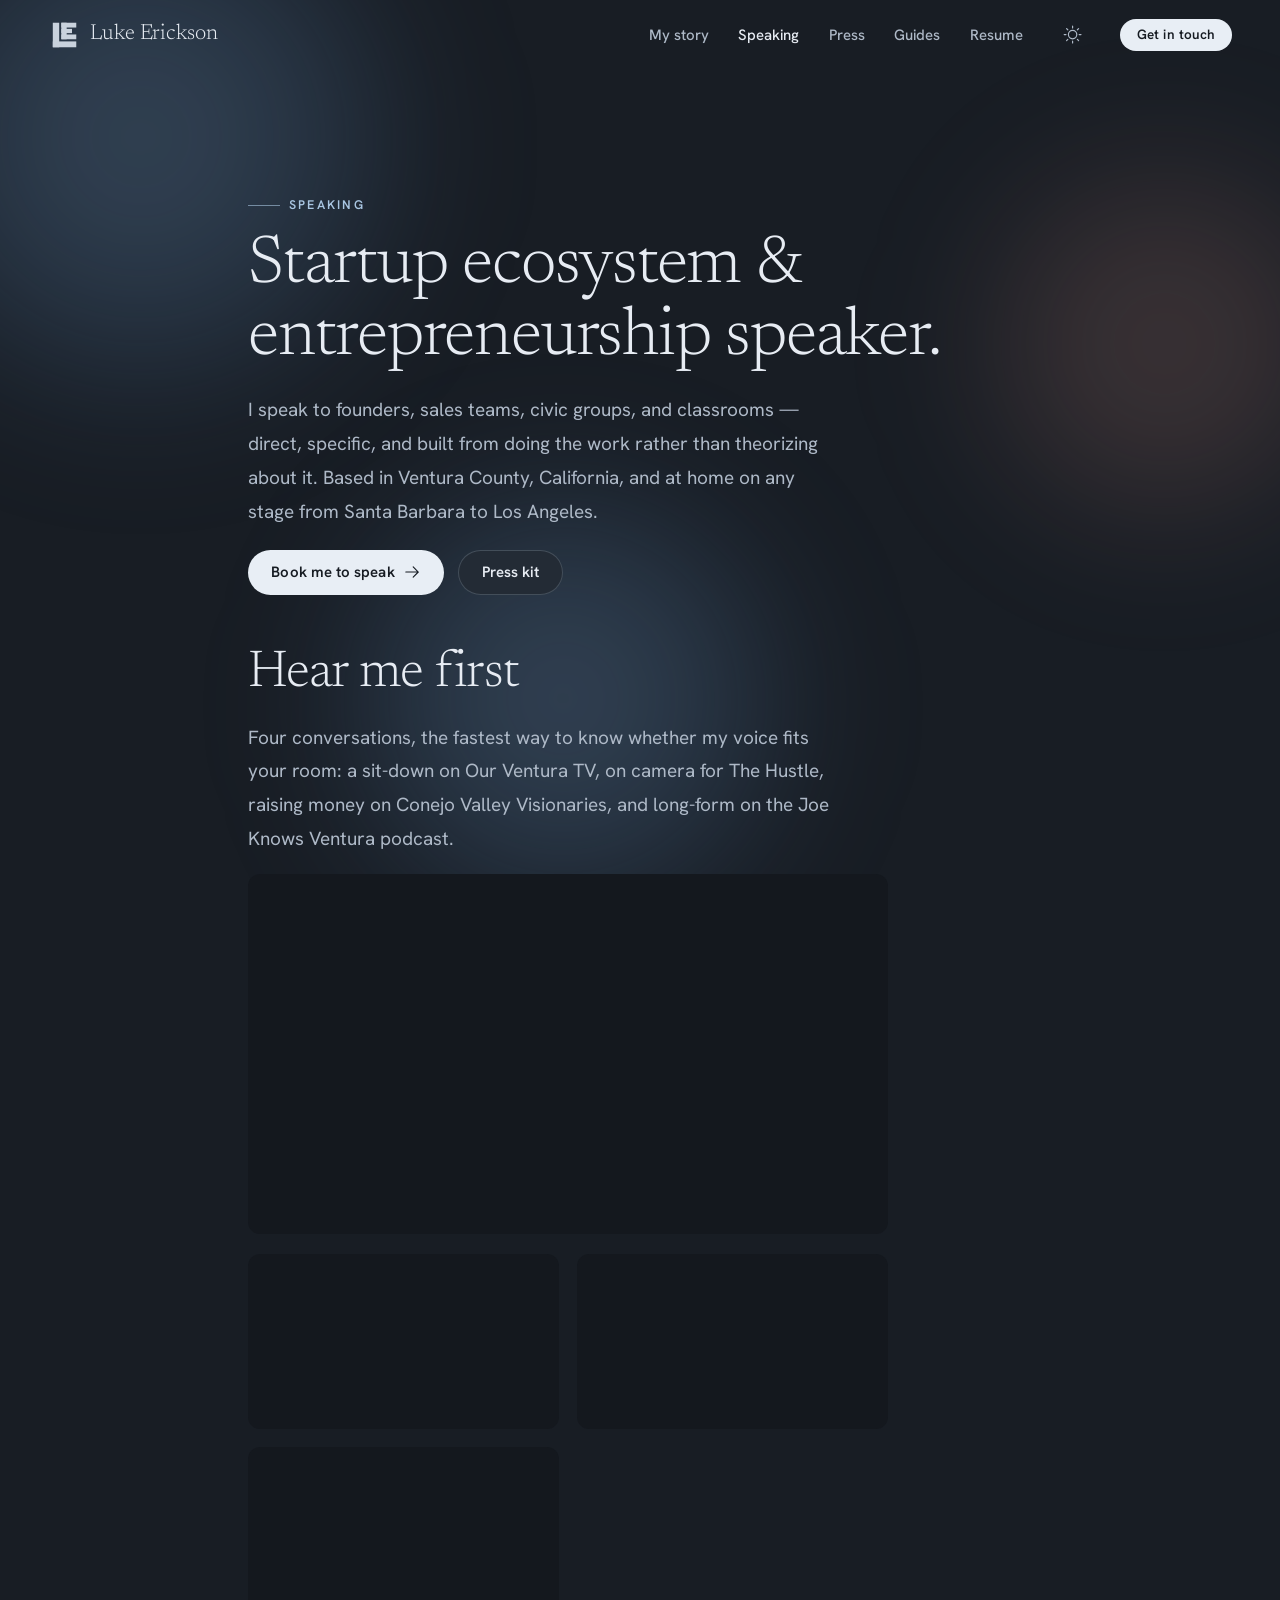
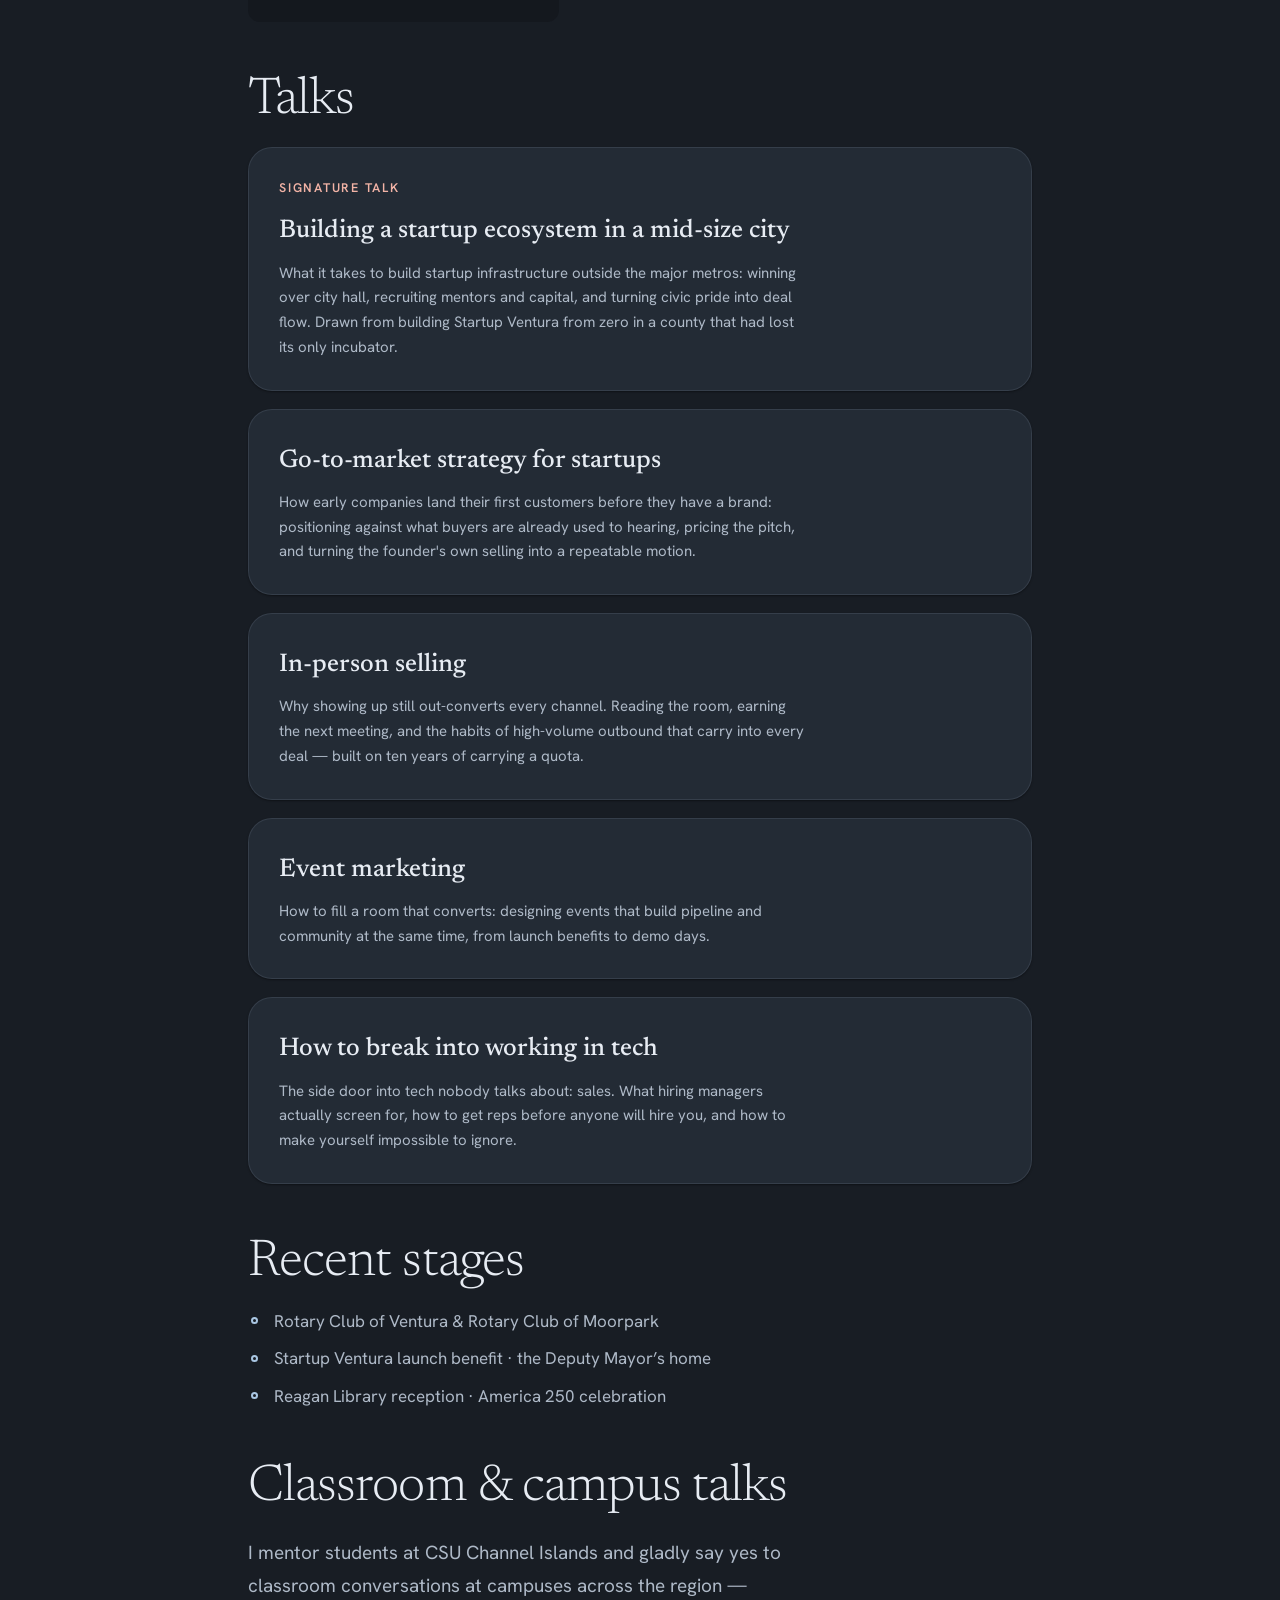
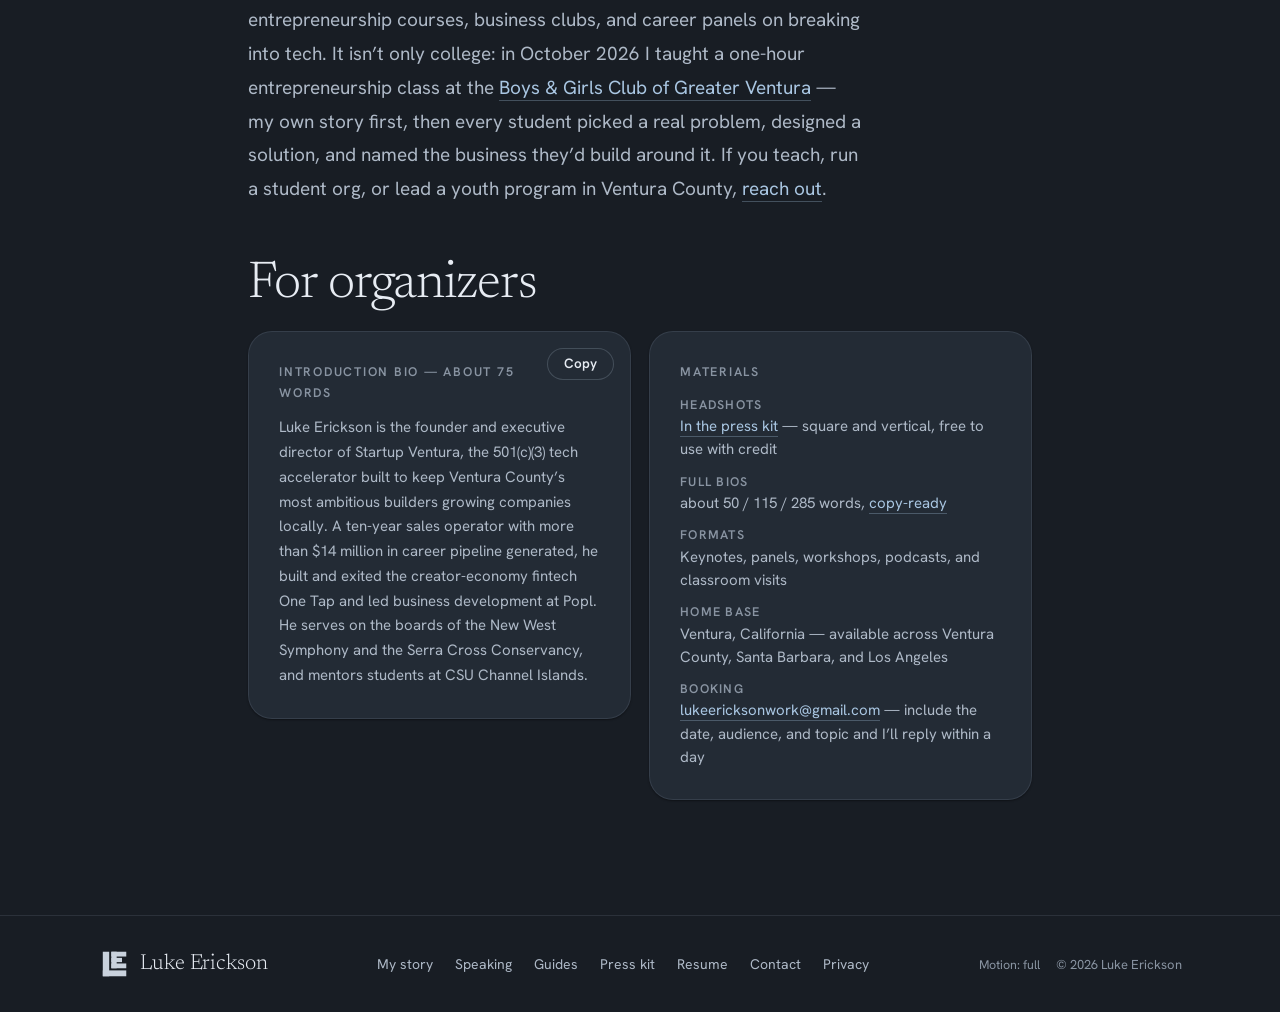
<file: speaking/index.html>
<!DOCTYPE html>
<html lang="en" data-theme="dark">
<head>
<meta charset="UTF-8" />
<meta name="viewport" content="width=device-width, initial-scale=1" />

<!-- No-flash theme + motion: applied before first paint -->
<script>
(function(){try{var t=localStorage.getItem('luke-theme')||'dark';document.documentElement.setAttribute('data-theme',t);}catch(e){document.documentElement.setAttribute('data-theme','dark');}
try{var m=localStorage.getItem('luke-motion');if(!m){m=window.matchMedia&&window.matchMedia('(prefers-reduced-motion: reduce)').matches?'still':'rich';}document.documentElement.setAttribute('data-motion',m);}catch(e){document.documentElement.setAttribute('data-motion','rich');}})();
</script>
<style>html[data-theme="dark"]{background:#181D24}html[data-theme="light"]{background:#F7F9FC}</style>

<title>Entrepreneurship Speaker, Ventura County | Luke Erickson</title>
<meta name="description" content="Luke Erickson is a startup ecosystem and entrepreneurship speaker based in Ventura County, California. Keynotes, panels, workshops, and classroom talks." />
<link rel="canonical" href="https://lukeerickson.com/speaking/" />
<meta name="robots" content="index, follow" />
<meta name="author" content="Luke Erickson" />
<meta name="theme-color" content="#181D24" />
<meta property="og:type" content="website" />
<meta property="og:site_name" content="Luke Erickson" />
<meta property="og:title" content="Entrepreneurship Speaker, Ventura County | Luke Erickson" />
<meta property="og:description" content="Startup ecosystem and entrepreneurship speaker based in Ventura County, California." />
<meta property="og:url" content="https://lukeerickson.com/speaking/" />
<meta property="og:image" content="https://lukeerickson.com/assets/og/luke-erickson-og.jpg" />
<meta property="og:image:width" content="1200" />
<meta property="og:image:height" content="630" />
<meta property="og:image:alt" content="Luke Erickson" />
<meta name="twitter:card" content="summary_large_image" />
<meta name="twitter:title" content="Entrepreneurship Speaker, Ventura County | Luke Erickson" />
<meta name="twitter:description" content="Startup ecosystem and entrepreneurship speaker based in Ventura County, California." />
<meta name="twitter:image" content="https://lukeerickson.com/assets/og/luke-erickson-og.jpg" />
<link rel="icon" type="image/svg+xml" href="/assets/logo/LE-monogram.svg" />
<link rel="apple-touch-icon" href="/assets/og/apple-touch-icon.png" />
<link rel="manifest" href="/site.webmanifest" />
<link rel="preload" as="font" type="font/woff2" href="/assets/fonts/newsreader-300.woff2" crossorigin />
<link rel="preload" as="font" type="font/woff2" href="/assets/fonts/hanken-grotesk-400.woff2" crossorigin />
<style data-inline-css>
/* ============================================================
   Luke Erickson — lukeerickson.com
   Full design system (ported verbatim from the approved
   "Luke Erickson Design System" handoff) + page styles.
   Light + dark themes. Default theme is dark (set on <html>).
   ============================================================ */

/* ---------------- Webfonts (self-hosted, swap) ---------------- */
@font-face{font-family:'Newsreader';font-style:normal;font-weight:300;font-display:swap;src:url('/assets/fonts/newsreader-300.woff2') format('woff2');}
@font-face{font-family:'Newsreader';font-style:normal;font-weight:400;font-display:swap;src:url('/assets/fonts/newsreader-400.woff2') format('woff2');}
@font-face{font-family:'Newsreader';font-style:normal;font-weight:500;font-display:swap;src:url('/assets/fonts/newsreader-500.woff2') format('woff2');}
@font-face{font-family:'Newsreader';font-style:italic;font-weight:300;font-display:swap;src:url('/assets/fonts/newsreader-300-italic.woff2') format('woff2');}
@font-face{font-family:'Newsreader';font-style:italic;font-weight:400;font-display:swap;src:url('/assets/fonts/newsreader-400-italic.woff2') format('woff2');}
@font-face{font-family:'Hanken Grotesk';font-style:normal;font-weight:400;font-display:swap;src:url('/assets/fonts/hanken-grotesk-400.woff2') format('woff2');}
@font-face{font-family:'Hanken Grotesk';font-style:normal;font-weight:500;font-display:swap;src:url('/assets/fonts/hanken-grotesk-500.woff2') format('woff2');}
@font-face{font-family:'Hanken Grotesk';font-style:normal;font-weight:600;font-display:swap;src:url('/assets/fonts/hanken-grotesk-600.woff2') format('woff2');}
@font-face{font-family:'Hanken Grotesk';font-style:normal;font-weight:700;font-display:swap;src:url('/assets/fonts/hanken-grotesk-700.woff2') format('woff2');}

/* ============================ TOKENS (light) ============================ */
:root{
  --white:#FFFFFF;--sky-0:#F7F9FC;--sky-50:#FBFCFE;--sky-100:#F1F5FA;--sky-150:#EAF0F7;--sky-200:#E1E9F2;--sky-300:#D2DDEA;
  --blue-700:#3F6E9E;--blue-600:#4A77A6;--blue-500:#7BA7D1;--blue-400:#9CBFDD;--blue-300:#BCD4E8;--blue-200:#D6E4F1;--blue-100:#E7F0F8;--blue-50:#F2F7FB;
  --coral-700:#C9745F;--coral-600:#DD8470;--coral-500:#F0A292;--coral-400:#F4B6A8;--coral-300:#F8CDC2;--coral-200:#FBDFD8;--coral-100:#FDECE7;
  --ink-900:#2A333E;--ink-800:#34404E;--ink-700:#44505F;--ink-600:#5B6675;--ink-500:#74808E;--ink-400:#8A94A1;--ink-300:#AAB3BF;--ink-200:#C9D0D9;--ink-100:#E4E9F0;

  --color-bg:var(--sky-0);--color-bg-tint:var(--sky-100);--color-surface:var(--white);--color-surface-sunken:var(--sky-100);--color-surface-translucent:rgba(255,255,255,.72);
  --color-border:var(--sky-200);--color-border-strong:var(--sky-300);
  --text-primary:var(--ink-800);--text-secondary:var(--ink-600);--text-muted:#69727F;--text-faint:var(--ink-400);
  --text-on-ink:#F4F7FB;--text-on-coral:var(--ink-900);
  --accent-blue:var(--blue-500);--accent-blue-ink:var(--blue-700);--accent-coral:var(--coral-500);--accent-coral-ink:#A35E4D;
  --logo-l:#5B6675;--logo-e:#5B6675;
  --link:var(--blue-700);--link-hover:#355E86;--focus-ring:rgba(123,167,209,.55);
  --color-bg-deep:var(--sky-150);--color-surface-2:var(--sky-50);--color-input-bg:var(--white);--glass-border:rgba(255,255,255,.6);--color-hover-surface:var(--sky-100);
  --btn-primary-bg:var(--ink-800);--btn-primary-fg:var(--text-on-ink);--btn-primary-bg-hover:var(--ink-900);
  --btn-secondary-bg:var(--white);--btn-secondary-bg-hover:var(--sky-50);
  --color-chip-bg:var(--blue-100);--color-chip-fg:var(--blue-700);--color-chip-bg-hover:var(--blue-200);
  --tag-neutral-bg:var(--sky-100);--tag-neutral-fg:var(--ink-700);--tag-neutral-border:var(--sky-200);
  --tag-blue-bg:var(--blue-100);--tag-blue-fg:var(--blue-700);--tag-coral-bg:var(--coral-100);--tag-coral-fg:#9C4A34;
  --cloud-blue:rgba(123,167,209,.22);--cloud-blue-soft:rgba(156,191,221,.16);--cloud-coral:rgba(240,162,146,.16);--cloud-coral-soft:rgba(244,182,168,.11);--cloud-white:rgba(255,255,255,.85);

  /* type */
  --font-display:'Newsreader','Iowan Old Style','Palatino Linotype','Times New Roman',serif;
  --font-sans:'Hanken Grotesk',system-ui,-apple-system,'Segoe UI',Helvetica,Arial,sans-serif;
  --font-mono:ui-monospace,'SF Mono',Menlo,Consolas,monospace;
  --fw-display-thin:200;--fw-display:300;--fw-display-book:400;--fw-regular:400;--fw-medium:500;--fw-semibold:600;--fw-bold:700;
  --text-display-2xl:clamp(3.5rem,2.1rem + 6vw,7rem);--text-display-xl:clamp(3rem,2rem + 4.6vw,5.5rem);
  --text-display-lg:clamp(2.5rem,1.85rem + 3.2vw,4.25rem);--text-display-md:clamp(2rem,1.55rem + 2.2vw,3.25rem);
  --text-h3:clamp(1.3rem,1.17rem + .65vw,1.6rem);
  --text-body-lg:1.1875rem;--text-body:1.0625rem;--text-body-sm:.9375rem;--text-caption:.8125rem;--text-eyebrow:.78125rem;
  --lh-display:1.06;--lh-tight:1.15;--lh-heading:1.22;--lh-snug:1.4;--lh-body:1.65;--lh-relaxed:1.78;
  --ls-display:-.018em;--ls-tight:-.01em;--ls-wide:.04em;--ls-eyebrow:.18em;

  /* spacing */
  --space-1:.25rem;--space-2:.5rem;--space-3:.75rem;--space-4:1rem;--space-5:1.25rem;--space-6:1.5rem;--space-8:2rem;--space-10:2.5rem;--space-12:3rem;--space-16:4rem;
  --page-gutter:clamp(1.25rem,5vw,3rem);

  /* effects */
  --radius-xs:6px;--radius-sm:10px;--radius-md:16px;--radius-lg:24px;--radius-xl:36px;--radius-2xl:48px;--radius-pill:999px;--radius-circle:50%;
  --shadow-xs:0 1px 2px rgba(80,110,150,.06);--shadow-sm:0 2px 10px -2px rgba(80,110,150,.10);
  --shadow-md:0 12px 28px -14px rgba(70,100,145,.20),0 2px 8px -4px rgba(70,100,145,.08);
  --shadow-lg:0 28px 56px -22px rgba(63,93,140,.26),0 8px 20px -14px rgba(63,93,140,.10);
  --shadow-xl:0 44px 90px -30px rgba(58,88,135,.30),0 14px 30px -18px rgba(58,88,135,.12);
  --shadow-soft:0 24px 70px -28px rgba(99,128,170,.30);--shadow-coral:0 24px 60px -26px rgba(225,140,118,.26);
  --ring-focus:0 0 0 3px var(--focus-ring);
  --blur-glass:16px;--blur-cloud:64px;
  --ease-out:cubic-bezier(.22,1,.36,1);--ease-in-out:cubic-bezier(.65,0,.35,1);--ease-soft:cubic-bezier(.4,0,.2,1);--ease-drift:cubic-bezier(.45,.05,.55,.95);
  --dur-fast:150ms;--dur-med:280ms;--dur-slow:520ms;--dur-drift:32s;
  --z-clouds:1;--z-content:2;--z-nav:50;
}

/* ============================ TOKENS (dark, default) ============================ */
[data-theme="dark"]{
  --color-bg:#181D24;--color-bg-deep:#0E1217;--color-bg-tint:#1E242D;--color-surface:#232B35;--color-surface-sunken:#14181E;--color-surface-2:#2A3340;
  --color-surface-translucent:rgba(31,38,47,.62);--color-input-bg:#1B212A;--glass-border:rgba(255,255,255,.10);
  --color-border:rgba(180,198,219,.12);--color-border-strong:rgba(180,198,219,.22);
  --text-primary:#E7ECF3;--text-secondary:#AEB9C7;--text-muted:#8994A2;--text-faint:#5E6A78;--text-on-coral:#20262E;
  --accent-blue:#8FB8DE;--accent-blue-ink:#A9C6E2;--accent-coral:#F0A292;--accent-coral-ink:#F2B3A6;
  --link:#A9C6E2;--link-hover:#C7DBEE;--focus-ring:rgba(143,184,222,.50);
  --logo-l:#C9D2DD;--logo-e:#C9D2DD;
  --btn-primary-bg:#E8EEF5;--btn-primary-fg:#161B22;--btn-primary-bg-hover:#FFFFFF;--btn-secondary-bg:var(--color-surface);--btn-secondary-bg-hover:var(--color-surface-2);
  --color-chip-bg:rgba(143,184,222,.15);--color-chip-fg:#BBD4EC;--color-chip-bg-hover:rgba(143,184,222,.24);--color-hover-surface:rgba(255,255,255,.06);
  --tag-neutral-bg:rgba(255,255,255,.06);--tag-neutral-fg:#C2CCD8;--tag-neutral-border:rgba(255,255,255,.09);
  --tag-blue-bg:rgba(143,184,222,.16);--tag-blue-fg:#BBD4EC;--tag-coral-bg:rgba(240,162,146,.16);--tag-coral-fg:#F4B6A8;
  --cloud-blue:rgba(123,167,209,.30);--cloud-blue-soft:rgba(96,140,190,.20);--cloud-coral:rgba(240,162,146,.18);--cloud-coral-soft:rgba(228,150,135,.12);--cloud-white:rgba(176,203,230,.16);
  --shadow-xs:0 1px 2px rgba(0,0,0,.40);--shadow-sm:0 2px 10px -2px rgba(0,0,0,.50);
  --shadow-md:0 12px 28px -14px rgba(0,0,0,.60),0 2px 8px -4px rgba(0,0,0,.40);
  --shadow-lg:0 28px 56px -22px rgba(0,0,0,.65),0 8px 20px -14px rgba(0,0,0,.50);
  --shadow-xl:0 44px 90px -30px rgba(0,0,0,.70),0 14px 30px -18px rgba(0,0,0,.55);
  --shadow-soft:0 24px 70px -28px rgba(40,70,110,.55);--shadow-coral:0 24px 60px -26px rgba(0,0,0,.50);
}

/* ============================ BASE ============================ */
*,*::before,*::after{box-sizing:border-box;}
html{scroll-behavior:smooth;-webkit-text-size-adjust:100%;}
body{
  margin:0;background:var(--color-bg);color:var(--text-primary);
  font-family:var(--font-sans);font-size:var(--text-body);line-height:var(--lh-body);
  -webkit-font-smoothing:antialiased;text-rendering:optimizeLegibility;overflow-x:hidden;
}
img,svg{display:block;max-width:100%;}
a{color:var(--link);text-decoration:none;}
:focus-visible{outline:2px solid var(--accent-blue-ink);outline-offset:2px;border-radius:4px;}
.skip-link{position:absolute;left:-9999px;top:0;background:var(--btn-primary-bg);color:var(--btn-primary-fg);padding:.7rem 1.1rem;border-radius:var(--radius-pill);z-index:200;font-weight:600;}
.skip-link:focus{left:16px;top:16px;}
.visually-hidden{position:absolute!important;width:1px;height:1px;padding:0;margin:-1px;overflow:hidden;clip:rect(0 0 0 0);white-space:nowrap;border:0;}

/* ============================ TYPE HELPERS ============================ */
.ds-display{font-family:var(--font-display);font-weight:var(--fw-display);line-height:var(--lh-display);letter-spacing:var(--ls-display);color:var(--text-primary);margin:0;}
.ds-eyebrow{font-family:var(--font-sans);font-weight:var(--fw-semibold);font-size:var(--text-eyebrow);letter-spacing:var(--ls-eyebrow);text-transform:uppercase;color:var(--accent-blue-ink);display:inline-flex;align-items:center;gap:.7em;}
.ds-eyebrow--line::before{content:"";width:2rem;height:1px;background:currentColor;opacity:.6;flex:none;}
.ds-prose{font-size:var(--text-body-lg);line-height:var(--lh-relaxed);color:var(--text-secondary);}
.ds-prose p{margin:0;}
.ds-prose p+p{margin-top:1.05em;}
.ds-link{color:var(--link);text-decoration:none;border-bottom:1px solid color-mix(in srgb,var(--link) 30%,transparent);transition:color var(--dur-fast) var(--ease-soft),border-color var(--dur-fast) var(--ease-soft);}
.ds-link:hover{color:var(--link-hover);border-bottom-color:var(--link-hover);}

/* ============================ ICONS ============================ */
.icon{width:1.2em;height:1.2em;fill:currentColor;flex:none;}

/* ============================ BUTTON ============================ */
.ds-btn{display:inline-flex;align-items:center;justify-content:center;gap:.55em;font-family:var(--font-sans);font-weight:var(--fw-semibold);font-size:.9375rem;line-height:1;letter-spacing:.005em;padding:.75rem 1.4rem;border-radius:var(--radius-pill);border:1px solid transparent;background:transparent;color:var(--text-primary);cursor:pointer;white-space:nowrap;text-decoration:none;transition:background var(--dur-fast) var(--ease-soft),color var(--dur-fast) var(--ease-soft),border-color var(--dur-fast) var(--ease-soft),box-shadow var(--dur-med) var(--ease-out),transform var(--dur-med) var(--ease-out);}
.ds-btn:focus-visible{outline:none;box-shadow:var(--ring-focus);}
.ds-btn__icon{display:inline-flex;font-size:1.15em;line-height:0;}
.ds-btn__icon .icon{width:1.05em;height:1.05em;}
.ds-btn--sm{padding:.5rem 1rem;font-size:.84375rem;}
.ds-btn--lg{padding:.95rem 1.85rem;font-size:1rem;}
.ds-btn--primary{background:var(--btn-primary-bg);color:var(--btn-primary-fg);}
.ds-btn--primary:hover{background:var(--btn-primary-bg-hover);transform:translateY(-1px);box-shadow:var(--shadow-md);}
.ds-btn--primary:active{transform:translateY(0) scale(.99);box-shadow:var(--shadow-sm);}
.ds-btn--coral{background:var(--accent-coral);color:var(--text-on-coral);}
.ds-btn--coral:hover{background:var(--coral-400);transform:translateY(-1px);box-shadow:var(--shadow-coral);}
.ds-btn--soft{background:var(--color-chip-bg);color:var(--color-chip-fg);}
.ds-btn--soft:hover{background:var(--color-chip-bg-hover);}
.ds-btn--secondary{background:var(--btn-secondary-bg);color:var(--text-primary);border-color:var(--color-border-strong);}
.ds-btn--secondary:hover{background:var(--btn-secondary-bg-hover);transform:translateY(-1px);box-shadow:var(--shadow-sm);}
.ds-btn--ghost{background:transparent;color:var(--text-primary);}
.ds-btn--ghost:hover{background:var(--color-hover-surface);}
.ds-btn--link{background:transparent;color:var(--link);padding-inline:0;border-radius:0;}
.ds-btn--link:hover{color:var(--link-hover);}
.ds-btn--link .ds-btn__icon{transition:transform var(--dur-med) var(--ease-out);}
.ds-btn--link:hover .ds-btn__icon{transform:translateX(3px);}

/* ============================ ICON BUTTON ============================ */
.ds-iconbtn{display:inline-grid;place-items:center;width:2.75rem;height:2.75rem;border-radius:var(--radius-circle);border:1px solid transparent;background:transparent;color:var(--text-secondary);cursor:pointer;font-size:1.2rem;line-height:0;transition:background var(--dur-fast) var(--ease-soft),color var(--dur-fast) var(--ease-soft),border-color var(--dur-fast) var(--ease-soft),box-shadow var(--dur-med) var(--ease-out);}
.ds-iconbtn:hover{background:var(--color-hover-surface);color:var(--text-primary);}
.ds-iconbtn:focus-visible{outline:none;box-shadow:var(--ring-focus);}
.ds-iconbtn .icon{width:1.2rem;height:1.2rem;}
.ds-iconbtn--soft{background:var(--color-surface);border-color:var(--color-border);box-shadow:var(--shadow-xs);}
.ds-iconbtn--soft:hover{border-color:var(--color-border-strong);color:var(--text-primary);}

/* ============================ TAG ============================ */
.ds-tag{display:inline-flex;align-items:center;gap:.4em;font-family:var(--font-sans);font-weight:var(--fw-semibold);font-size:.8125rem;letter-spacing:.01em;line-height:1;padding:.4rem .75rem;border-radius:var(--radius-pill);border:1px solid transparent;white-space:nowrap;}
.ds-tag--neutral{background:var(--tag-neutral-bg);color:var(--tag-neutral-fg);border-color:var(--tag-neutral-border);}
.ds-tag--blue{background:var(--tag-blue-bg);color:var(--tag-blue-fg);}
.ds-tag--coral{background:var(--tag-coral-bg);color:var(--tag-coral-fg);}
.ds-tag--outline{background:transparent;color:var(--text-secondary);border-color:var(--color-border-strong);}
.ds-tag--sm{font-size:.75rem;padding:.25rem .6rem;}

/* ============================ CARD ============================ */
.ds-card{position:relative;background:var(--color-surface);border:1px solid var(--color-border);border-radius:var(--radius-lg);padding:var(--space-8);box-shadow:var(--shadow-sm);transition:transform var(--dur-med) var(--ease-out),box-shadow var(--dur-med) var(--ease-out),border-color var(--dur-med) var(--ease-out);}
.ds-card--raised{box-shadow:var(--shadow-md);}
.ds-card--glass{background:var(--color-surface-translucent);backdrop-filter:blur(var(--blur-glass));-webkit-backdrop-filter:blur(var(--blur-glass));border-color:var(--glass-border);box-shadow:var(--shadow-md);}
.ds-card--interactive{cursor:pointer;}
.ds-card--interactive:hover{transform:translateY(-3px);box-shadow:var(--shadow-lg);border-color:transparent;}

/* ============================ INPUT / FIELD ============================ */
.ds-field{display:flex;flex-direction:column;gap:.5rem;}
.ds-field__label{font-family:var(--font-sans);font-weight:var(--fw-semibold);font-size:var(--text-eyebrow);letter-spacing:var(--ls-eyebrow);text-transform:uppercase;color:var(--text-secondary);}
.ds-input{width:100%;font-family:var(--font-sans);font-size:1rem;color:var(--text-primary);background:var(--color-input-bg);border:1px solid var(--color-border-strong);border-radius:var(--radius-md);padding:.8rem 1rem;transition:border-color var(--dur-fast) var(--ease-soft),box-shadow var(--dur-fast) var(--ease-soft),background var(--dur-fast) var(--ease-soft);}
.ds-input::placeholder{color:var(--text-muted);}
.ds-input:focus{outline:none;border-color:var(--accent-blue);box-shadow:var(--ring-focus);}
textarea.ds-input{resize:vertical;min-height:7rem;line-height:var(--lh-body);}

/* ============================ STAT ============================ */
.ds-stat{display:flex;flex-direction:column;gap:.35rem;}
.ds-stat__num{font-family:var(--font-display);font-weight:var(--fw-display);font-size:var(--text-display-md);line-height:1;letter-spacing:var(--ls-display);color:var(--text-primary);}
.ds-stat__num em{font-style:normal;color:var(--accent-coral);}
.ds-stat__label{font-family:var(--font-sans);font-weight:var(--fw-semibold);font-size:var(--text-eyebrow);letter-spacing:var(--ls-eyebrow);text-transform:uppercase;color:var(--accent-blue-ink);}

/* ============================ DIVIDER ============================ */
.ds-divider{height:1px;border:0;background:var(--color-border);margin:0;}

/* ============================ WORDMARK / MONOGRAM ============================ */
.ds-wordmark{display:inline-flex;align-items:center;gap:.6rem;font-family:var(--font-display);color:var(--text-primary);text-decoration:none;line-height:1;}
.ds-wordmark__mark{display:block;flex:none;width:32px;height:32px;}
.ds-wordmark__name{font-weight:var(--fw-display);font-size:1.35rem;letter-spacing:var(--ls-tight);white-space:nowrap;}
.ds-monogram .le-l{fill:var(--logo-l);}
.ds-monogram .le-e{fill:var(--logo-e);}

/* ============================ ATMOSPHERE / CLOUDS ============================ */
.ds-sky{position:relative;isolation:isolate;background:var(--color-bg);}
.ds-sky__field{position:fixed;inset:0;z-index:var(--z-clouds);overflow:hidden;pointer-events:none;}
.ds-sky__content{position:relative;z-index:var(--z-content);}
.ds-cloud{position:absolute;border-radius:50%;filter:blur(var(--blur-cloud));will-change:transform;transform:translateZ(0);}
.ds-cloud--blue{background:radial-gradient(circle at 50% 45%,var(--cloud-blue) 0%,var(--cloud-blue-soft) 42%,transparent 70%);}
.ds-cloud--coral{background:radial-gradient(circle at 50% 50%,var(--cloud-coral) 0%,var(--cloud-coral-soft) 45%,transparent 72%);}
.ds-cloud--white{background:radial-gradient(circle at 50% 45%,var(--cloud-white) 0%,rgba(255,255,255,.5) 40%,transparent 70%);}
[data-theme="dark"] .ds-cloud--white{background:radial-gradient(circle at 50% 45%,var(--cloud-white) 0%,rgba(176,203,230,.08) 40%,transparent 70%);}
@keyframes ds-drift-a{0%{transform:translate3d(0,var(--py,0px),0) scale(1);}100%{transform:translate3d(4%,calc(var(--py,0px) - 3%),0) scale(1.06);}}
@keyframes ds-drift-b{0%{transform:translate3d(0,var(--py,0px),0) scale(1.04);}100%{transform:translate3d(-5%,calc(var(--py,0px) + 2%),0) scale(1);}}
@keyframes ds-drift-c{0%{transform:translate3d(0,var(--py,0px),0) scale(1);}100%{transform:translate3d(3%,calc(var(--py,0px) + 4%),0) scale(1.08);}}
.ds-drift-a{animation:ds-drift-a var(--dur-drift) var(--ease-drift) infinite alternate;}
.ds-drift-b{animation:ds-drift-b calc(var(--dur-drift) * 1.25) var(--ease-drift) infinite alternate;}
.ds-drift-c{animation:ds-drift-c calc(var(--dur-drift) * 1.55) var(--ease-drift) infinite alternate;}

/* ============================ LAYOUT ============================ */
.container{width:100%;max-width:1180px;margin:0 auto;padding-inline:clamp(20px,5vw,48px);}
.container--narrow{max-width:760px;}
.section{position:relative;padding-block:clamp(64px,9vw,132px);}
.section--tight{padding-block:clamp(40px,6vw,80px);}
section[id]{scroll-margin-top:80px;}
picture{display:contents;}
.section__head{display:flex;flex-direction:column;gap:14px;margin-bottom:clamp(32px,5vw,56px);max-width:52ch;}

/* ============================ HEADER / NAV ============================ */
.site-header{position:sticky;top:0;z-index:var(--z-nav);}
.site-header__inner{display:flex;align-items:center;justify-content:space-between;gap:16px;padding:13px clamp(20px,5vw,48px);background:transparent;border-bottom:1px solid transparent;transition:background var(--dur-med) var(--ease-soft),border-color var(--dur-med) var(--ease-soft);}
.site-header.is-scrolled .site-header__inner{background:var(--color-surface-translucent);backdrop-filter:blur(16px);-webkit-backdrop-filter:blur(16px);border-bottom-color:var(--color-border);}
.site-nav{display:flex;align-items:center;gap:clamp(10px,2vw,28px);}
.site-nav__links{display:flex;align-items:center;gap:clamp(10px,2vw,28px);}
.nav-link{background:none;border:0;cursor:pointer;font-family:var(--font-sans);font-weight:500;font-size:15px;color:var(--text-secondary);padding:6px 2px;white-space:nowrap;transition:color var(--dur-fast) var(--ease-soft);text-decoration:none;}
.nav-link:hover,.nav-link:focus-visible{color:var(--text-primary);}
.nav-toggle{display:none;}

/* ============================ HERO ============================ */
.hero{padding-top:clamp(40px,7vw,84px);padding-bottom:clamp(40px,6vw,72px);}
.hero__grid{display:grid;grid-template-columns:1.05fr .95fr;gap:clamp(32px,5vw,72px);align-items:center;}
.hero__copy{display:flex;flex-direction:column;align-items:flex-start;gap:22px;max-width:38ch;}
.hero__name{font-size:var(--text-display-2xl);}
.hero__lead{max-width:42ch;}
.hero__cta{display:flex;align-items:center;gap:18px;flex-wrap:wrap;}
.hero__media{position:relative;justify-self:end;width:100%;max-width:440px;will-change:transform;}
.hero__photo{width:100%;aspect-ratio:4/5;height:auto;object-fit:cover;border-radius:var(--radius-xl);box-shadow:var(--shadow-soft),var(--shadow-lg);background:var(--color-surface-sunken);}
.hero__chip{position:absolute;left:-22px;bottom:34px;display:inline-flex;align-items:center;gap:10px;padding:11px 17px;border-radius:var(--radius-pill);font-size:14px;font-weight:600;color:var(--text-primary);}
.hero__chip-dot{width:9px;height:9px;border-radius:50%;background:var(--accent-coral);box-shadow:0 0 0 0 var(--accent-coral);animation:chipPulse 2.6s var(--ease-soft) infinite;}
@keyframes chipPulse{0%{box-shadow:0 0 0 0 rgba(240,162,146,.5);}70%{box-shadow:0 0 0 9px rgba(240,162,146,0);}100%{box-shadow:0 0 0 0 rgba(240,162,146,0);}}
.hero__socials{position:absolute;right:14px;bottom:-22px;display:flex;gap:8px;}
.hero__stats{display:flex;gap:clamp(28px,5vw,64px);flex-wrap:wrap;margin-top:clamp(40px,6vw,72px);}

/* ============================ MARQUEE ============================ */
.marquee-wrap{margin-top:clamp(40px,6vw,72px);}
.marquee{overflow:hidden;-webkit-mask-image:linear-gradient(90deg,transparent,#000 8%,#000 92%,transparent);mask-image:linear-gradient(90deg,transparent,#000 8%,#000 92%,transparent);}
.marquee__track{display:flex;align-items:center;gap:clamp(28px,4vw,52px);width:max-content;animation:marquee 38s linear infinite;}
.marquee:hover .marquee__track,.marquee:focus-within .marquee__track{animation-play-state:paused;}
.marquee__item{font-family:var(--font-display);font-weight:var(--fw-display-book);font-size:clamp(1.05rem,.9rem + .6vw,1.45rem);color:var(--text-muted);white-space:nowrap;letter-spacing:.01em;}
.marquee__dot{width:5px;height:5px;border-radius:50%;background:var(--accent-coral);opacity:.7;flex:none;}
/* Logo variant: white-silhouette PNGs (alpha = shape), tinted per theme via filter */
.marquee__track--logos{list-style:none;margin:0;padding:0;gap:clamp(34px,5vw,64px);}
.marquee__logo{flex:none;display:flex;align-items:center;}
.marquee__logo img{display:block;height:clamp(30px,2.8vw,40px);width:auto;opacity:.88;transition:opacity .25s ease;}
[data-theme="dark"] .marquee__logo img{filter:brightness(0) invert(.86) sepia(.05) saturate(.5);}
[data-theme="light"] .marquee__logo img{filter:brightness(0) invert(.38) sepia(.12) saturate(.7);}
.marquee__logo:hover img{opacity:1;}
/* Square marks (One Tap, Rotary, Utah) read small at cap-height; give them a touch more */
.marquee__logo img[alt="One Tap"],.marquee__logo img[alt="Rotary Club of Ventura"],.marquee__logo img[alt="University of Utah"]{height:clamp(38px,3.6vw,50px);}
@keyframes marquee{from{transform:translateX(0);}to{transform:translateX(-50%);}}

/* ============================ ABOUT ============================ */
.about__grid{display:grid;grid-template-columns:.85fr 1.15fr;gap:clamp(32px,5vw,72px);align-items:center;}
.about__photo{width:100%;aspect-ratio:4/5;height:auto;object-fit:cover;border-radius:var(--radius-lg);box-shadow:var(--shadow-soft);background:var(--color-surface-sunken);}
.about__body{display:flex;flex-direction:column;align-items:flex-start;gap:20px;}
.about__tags{display:flex;gap:10px;flex-wrap:wrap;}

/* ============================ EXPERIENCE TIMELINE ============================ */
.xp{list-style:none;margin:0;padding:0;}
.xp__item{display:grid;grid-template-columns:58px 1fr;gap:clamp(16px,2.5vw,26px);padding:clamp(22px,3vw,30px) 0;border-top:1px solid var(--color-border);}
.xp__item:first-child{border-top:0;padding-top:0;}
.xp__tile{width:58px;height:58px;border-radius:var(--radius-md);background:var(--color-surface-2);border:1px solid var(--color-border);display:grid;place-items:center;color:var(--accent-blue-ink);}
.xp__tile .icon{width:27px;height:27px;}
.xp__body{min-width:0;display:flex;flex-direction:column;gap:8px;}
.xp__head{display:flex;align-items:baseline;justify-content:space-between;gap:16px;flex-wrap:wrap;}
.xp__role{font-family:var(--font-display);font-weight:var(--fw-display);font-size:clamp(1.35rem,1.1rem + .9vw,1.7rem);line-height:1.12;letter-spacing:-.015em;color:var(--text-primary);margin:0;}
.xp__dates{font-family:var(--font-mono);font-size:13px;color:var(--text-muted);white-space:nowrap;}
.xp__org{font-size:14.5px;color:var(--accent-blue-ink);font-weight:var(--fw-semibold);}
.xp__org .xp__loc{color:var(--text-muted);font-weight:var(--fw-regular);}
.xp__org a{color:inherit;text-decoration:none;border-bottom:1px solid color-mix(in srgb,currentColor 35%,transparent);transition:border-color var(--dur-fast) var(--ease-soft);}
.xp__org a:hover{border-bottom-color:currentColor;}
.xp__desc{font-size:15.5px;line-height:1.6;color:var(--text-secondary);margin:.2em 0 0;max-width:62ch;}
.xp__tags{display:flex;gap:8px;flex-wrap:wrap;margin-top:4px;}
.xp__more{margin-top:clamp(28px,4vw,44px);}

/* ============================ GALLERY ============================ */
.gallery{columns:3;column-gap:16px;}
.gallery__item{break-inside:avoid;margin:0 0 16px;position:relative;border-radius:var(--radius-md);overflow:hidden;box-shadow:var(--shadow-md);cursor:pointer;outline:none;display:block;background:var(--color-surface-sunken);}
.gallery__item img{width:100%;height:auto;display:block;transition:transform .6s var(--ease-out);}
.gallery__item:hover img,.gallery__item:focus-visible img{transform:scale(1.045);}
.gallery__item:focus-visible{outline:none;box-shadow:var(--shadow-md),var(--ring-focus);}
.gallery__cap{position:absolute;left:0;right:0;bottom:0;margin:0;padding:34px 16px 14px;font-family:var(--font-sans);font-size:13px;font-weight:600;letter-spacing:.01em;color:#fff;background:linear-gradient(to top,rgba(8,11,16,.82),rgba(8,11,16,.35) 55%,transparent);opacity:0;transform:translateY(10px);transition:opacity var(--dur-med) var(--ease-soft),transform var(--dur-med) var(--ease-out);}
.gallery__item:hover .gallery__cap,.gallery__item:focus-visible .gallery__cap{opacity:1;transform:none;}
/* Touch devices have no hover: show captions always so mobile keeps the credibility context */
@media (hover:none){.gallery__cap{opacity:1;transform:none;}}

/* ============================ CONTACT ============================ */
.contact__grid{display:grid;grid-template-columns:1.1fr .9fr;gap:clamp(36px,5vw,72px);align-items:start;}
.contact__copy{display:flex;flex-direction:column;align-items:flex-start;gap:18px;}
.contact__form{display:flex;flex-direction:column;gap:18px;width:100%;max-width:460px;}
.contact__aside{display:flex;flex-direction:column;gap:22px;}
.contact__card{display:flex;flex-direction:column;gap:18px;}
.contact__line{display:flex;align-items:flex-start;gap:12px;color:var(--text-secondary);font-size:15px;line-height:1.45;}
.contact__line .icon{width:20px;height:20px;flex:none;margin-top:1px;color:var(--accent-blue-ink);}
.contact__socials{display:flex;gap:10px;}
[hidden]{display:none!important;}
.contact__success{display:flex;gap:14px;align-items:center;}
.contact__success .icon{width:28px;height:28px;color:var(--accent-blue-ink);}

/* ============================ FOOTER ============================ */
.footer{border-top:1px solid var(--color-border);}
.footer__row{display:flex;align-items:center;justify-content:space-between;gap:20px;flex-wrap:wrap;padding-block:32px;}
.footer__nav{display:flex;gap:22px;flex-wrap:wrap;}
.footer__nav a{font-family:var(--font-sans);font-size:14px;color:var(--text-secondary);}
.footer__nav a:hover{color:var(--text-primary);}
.footer__copy{font-size:13px;color:var(--text-muted);}
.footer__meta{display:flex;align-items:center;gap:16px;flex-wrap:wrap;}
.motion-toggle{background:none;border:0;cursor:pointer;font-family:var(--font-sans);font-size:12.5px;color:var(--text-muted);display:inline-flex;align-items:center;gap:6px;padding:4px 0;}
.motion-toggle:hover{color:var(--text-secondary);}

/* ============================ RESUME PAGE ============================ */
.resume-page .container{max-width:1000px;}
.resume-hero{padding-top:clamp(40px,7vw,80px);padding-bottom:clamp(24px,4vw,48px);}
.resume-hero__grid{display:grid;grid-template-columns:1fr auto;gap:24px;align-items:end;}
.resume-hero__name{font-size:var(--text-display-xl);}
.resume-hero__role{color:var(--accent-blue-ink);font-weight:var(--fw-semibold);font-size:var(--text-body-lg);margin-top:8px;}
.resume-hero__contact{display:flex;flex-wrap:wrap;gap:8px 20px;margin-top:14px;color:var(--text-secondary);font-size:14.5px;}
.resume-hero__contact a{color:var(--text-secondary);}
.resume-hero__contact a:hover{color:var(--text-primary);}
.resume-hero__actions{display:flex;flex-direction:column;gap:10px;align-items:flex-end;}
.resume-block{margin-top:clamp(36px,5vw,64px);}
.resume-block__title{font-family:var(--font-display);font-weight:var(--fw-display);font-size:var(--text-display-md);margin:0 0 6px;letter-spacing:var(--ls-display);}
.edu{display:flex;flex-direction:column;gap:4px;padding:clamp(18px,2.5vw,24px) 0;border-top:1px solid var(--color-border);}
.edu:first-of-type{border-top:0;}
.edu__deg{font-family:var(--font-display);font-weight:var(--fw-display);font-size:1.4rem;line-height:1.15;color:var(--text-primary);}
.edu__school{color:var(--accent-blue-ink);font-weight:var(--fw-semibold);font-size:14.5px;}
.skills{display:flex;flex-direction:column;gap:18px;}
.skills__group{display:flex;flex-direction:column;gap:10px;}
.skills__label{font-size:var(--text-eyebrow);letter-spacing:var(--ls-eyebrow);text-transform:uppercase;color:var(--text-muted);font-weight:var(--fw-semibold);}
.skills__tags{display:flex;gap:8px;flex-wrap:wrap;}

/* ============================ STORY / ABOUT-ME PAGE ============================ */
.story__crumb{font-size:13px;color:var(--text-muted);margin-bottom:22px;display:flex;gap:8px;align-items:center;}
.story__crumb a{color:var(--text-muted);}
.story__crumb a:hover{color:var(--text-secondary);}
.story__title{font-size:var(--text-display-xl);margin-top:14px;}
.story__dek{font-size:clamp(1.15rem,1rem + .6vw,1.5rem);line-height:1.5;color:var(--text-secondary);max-width:36ch;margin-top:20px;}
.story__hero{display:block;width:100%;max-width:340px;aspect-ratio:4/5;height:auto;object-fit:cover;border-radius:var(--radius-lg);box-shadow:var(--shadow-soft);background:var(--color-surface-sunken);margin:clamp(28px,4vw,44px) 0;}
.story__body{font-size:var(--text-body-lg);}
.story__body h2{font-family:var(--font-display);font-weight:var(--fw-display);font-size:clamp(1.5rem,1.2rem + 1.1vw,2.05rem);line-height:1.18;letter-spacing:var(--ls-display);color:var(--text-primary);margin:clamp(34px,4.5vw,52px) 0 .5em;}
.story__body p{margin:0;color:var(--text-secondary);line-height:var(--lh-relaxed);}
.story__body p + p{margin-top:1.1em;}
.story__body strong{color:var(--text-primary);font-weight:var(--fw-semibold);}
.story__cta{display:flex;align-items:center;justify-content:space-between;gap:clamp(20px,4vw,40px);flex-wrap:wrap;margin-top:clamp(48px,6vw,72px);padding:clamp(28px,4vw,40px);}
.story__cta-actions{display:flex;flex-direction:column;gap:16px;align-items:flex-start;}
.story__back{margin-top:clamp(28px,4vw,40px);}
.story__credo{margin:clamp(36px,5vw,56px) 0 0;padding-left:22px;border-left:3px solid var(--accent-coral);}
.story__credo blockquote{font-family:var(--font-display);font-weight:var(--fw-display-book);font-style:italic;font-size:clamp(1.3rem,1.1rem + 1vw,1.85rem);line-height:1.3;color:var(--text-primary);margin:0;}
.story__credo cite{display:block;margin-top:12px;font-style:normal;font-family:var(--font-sans);font-size:13px;letter-spacing:.04em;color:var(--text-muted);}

/* ============================ STARTUP VENTURA SECTION ============================ */
.sv-grid{display:grid;grid-template-columns:1.1fr .9fr;gap:clamp(28px,4vw,56px);align-items:start;}
.sv-card{display:flex;flex-direction:column;gap:24px;}
.sv-card__title{font-family:var(--font-sans);font-weight:var(--fw-semibold);font-size:var(--text-eyebrow);letter-spacing:var(--ls-eyebrow);text-transform:uppercase;color:var(--accent-blue-ink);margin:0 0 12px;}
.sv-list{list-style:none;margin:0;padding:0;display:flex;flex-direction:column;gap:10px;}
.sv-list li{position:relative;padding-left:22px;color:var(--text-secondary);font-size:15.5px;line-height:1.45;}
.sv-list li::before{content:"";position:absolute;left:0;top:9px;width:7px;height:7px;border-radius:50%;background:var(--accent-coral);}
.sv-card__vision{margin:0;color:var(--text-secondary);font-size:15.5px;line-height:1.55;}
@media (max-width:760px){.sv-grid{grid-template-columns:1fr;}}

/* ============================ TESTIMONIAL QUOTES ============================ */
.quotes{display:grid;grid-template-columns:1fr 1fr;gap:clamp(28px,5vw,64px);}
.quote{margin:0;display:flex;flex-direction:column;}
.quote__text{font-size:clamp(1.2rem,1rem + .8vw,1.6rem);line-height:1.42;font-style:italic;font-weight:var(--fw-display-book);color:var(--text-primary);margin:0;letter-spacing:0;}
.quote__by{margin-top:18px;font-size:12.5px;letter-spacing:.16em;text-transform:uppercase;color:var(--text-muted);font-weight:var(--fw-semibold);}
@media (max-width:760px){.quotes{grid-template-columns:1fr;gap:34px;}}

/* ============================ GALLERY LIGHTBOX ============================ */
.lightbox{position:fixed;inset:0;z-index:200;display:none;align-items:center;justify-content:center;padding:clamp(16px,5vw,56px);background:rgba(8,11,16,.9);backdrop-filter:blur(8px);-webkit-backdrop-filter:blur(8px);}
.lightbox.is-open{display:flex;}
.lightbox__fig{margin:0;max-width:min(94vw,1100px);display:flex;flex-direction:column;align-items:center;gap:14px;}
.lightbox__img{max-width:100%;max-height:82vh;width:auto;height:auto;border-radius:var(--radius-md);box-shadow:var(--shadow-xl);background:var(--color-surface-sunken);}
.lightbox__cap{color:#fff;font-size:14px;font-weight:600;letter-spacing:.01em;text-align:center;font-family:var(--font-sans);}
.lightbox__close{position:absolute;top:clamp(12px,3vw,28px);right:clamp(12px,3vw,28px);width:44px;height:44px;border-radius:50%;border:0;background:rgba(255,255,255,.14);color:#fff;font-size:26px;line-height:1;cursor:pointer;display:grid;place-items:center;}
.lightbox__close:hover{background:rgba(255,255,255,.24);}
.lightbox__close:focus-visible{outline:2px solid #fff;outline-offset:2px;}

/* ============================ ABOUT — CURRENTLY ============================ */
.about__now{display:flex;align-items:center;gap:9px;margin:2px 0 8px;font-size:var(--text-body-sm);color:var(--text-secondary);}
.about__now-label{position:relative;padding-left:18px;font-weight:600;color:var(--text-primary);}
.about__now-label::before{content:"";position:absolute;left:0;top:50%;transform:translateY(-50%);width:9px;height:9px;border-radius:50%;background:var(--accent-coral);box-shadow:0 0 0 4px var(--coral-100);}

/* ============================ SPEAKING ============================ */
.speak__grid{display:grid;grid-template-columns:minmax(0,.92fr) minmax(0,1.08fr);gap:clamp(28px,5vw,72px);align-items:start;}
@media (max-width:840px){.speak__grid{grid-template-columns:1fr;gap:34px;}}
.speak__intro .ds-btn{margin-top:22px;}
.speak__body{display:grid;gap:30px;}
.speak__label{margin:0 0 14px;font-family:var(--font-sans);font-size:var(--text-eyebrow);letter-spacing:.14em;text-transform:uppercase;color:var(--text-muted);font-weight:600;}
.speak__list{list-style:none;margin:0;padding:0;display:grid;gap:12px;}
.speak__list li{position:relative;padding-left:26px;color:var(--text-secondary);font-size:var(--text-body);line-height:1.5;}
.speak__list--topics li{font-size:var(--text-body-lg);font-weight:500;color:var(--text-primary);}
.speak__list--topics li::before{content:"";position:absolute;left:0;top:.6em;width:10px;height:10px;border-radius:50%;background:linear-gradient(135deg,var(--blue-500),var(--coral-500));}
.speak__list--stages li::before{content:"";position:absolute;left:3px;top:.5em;width:7px;height:7px;border-radius:50%;border:2px solid var(--accent-blue-ink);}

/* ============================ FAQ ============================ */
.faq{max-width:780px;margin:clamp(28px,4vw,46px) auto 0;display:grid;gap:14px;}
.faq__item{border:1px solid var(--color-border);border-radius:var(--radius-md);background:var(--color-surface);box-shadow:var(--shadow-xs);transition:border-color .2s ease,box-shadow .2s ease;}
.faq__item[open]{border-color:var(--color-border-strong);box-shadow:var(--shadow-sm);}
.faq__q{cursor:pointer;list-style:none;padding:20px clamp(20px,3vw,26px);font-family:var(--font-display);font-weight:500;font-size:var(--text-h3);color:var(--text-primary);display:flex;justify-content:space-between;align-items:center;gap:18px;}
.faq__q::-webkit-details-marker{display:none;}
.faq__q::after{content:"";flex:none;width:11px;height:11px;border-right:2px solid var(--accent-blue-ink);border-bottom:2px solid var(--accent-blue-ink);transform:rotate(45deg);transition:transform .25s ease;margin-top:-3px;}
.faq__item[open] .faq__q::after{transform:rotate(-135deg);margin-top:3px;}
.faq__q:focus-visible{outline:2px solid var(--accent-blue-ink);outline-offset:3px;border-radius:var(--radius-sm);}
.faq__a{padding:0 clamp(20px,3vw,26px) 22px;color:var(--text-secondary);font-size:var(--text-body);line-height:1.65;}
.faq__a p{margin:0;max-width:64ch;}

/* ============================ PRESS ============================ */
.press{max-width:1080px;margin:0 auto;}
.press__grid{display:grid;grid-template-columns:repeat(auto-fit,minmax(380px,1fr));gap:22px;margin-top:22px;align-items:stretch;}
@media (max-width:880px){.press__grid{grid-template-columns:1fr;}}
.press__grid .press__card{margin-top:0;display:flex;flex-direction:column;}
.press__grid .press__headline{font-size:var(--text-h3);max-width:none;}
.press__grid .press__meta{margin-top:auto;}
.press__player{margin:0 0 20px;}
.press__player iframe{display:block;width:100%;height:auto;aspect-ratio:16/9;border:0;border-radius:12px;background:var(--color-surface-sunken);}
.press__card{margin-top:22px;padding:clamp(26px,4vw,44px);border:1px solid var(--color-border);border-radius:var(--radius-lg);background:var(--color-surface);box-shadow:var(--shadow-sm);position:relative;overflow:hidden;}
.press__card::before{content:"";position:absolute;top:0;left:0;bottom:0;width:4px;background:linear-gradient(180deg,var(--blue-500),var(--coral-500));}
.press__outlet{font-family:var(--font-sans);font-size:var(--text-eyebrow);letter-spacing:.14em;text-transform:uppercase;color:var(--text-muted);font-weight:600;margin-bottom:12px;}
.press__headline{font-size:var(--text-display-md);margin:0 0 16px;max-width:24ch;}
.press__headline-link{color:var(--text-primary);text-decoration:none;transition:color .2s ease;}
.press__headline-link:hover{color:var(--accent-blue-ink);}
.press__quote{color:var(--text-secondary);font-size:var(--text-body-lg);line-height:1.6;max-width:60ch;margin:0 0 20px;}
.press__meta{display:flex;align-items:center;gap:18px;flex-wrap:wrap;}
.press__date{font-size:var(--text-caption);color:var(--text-muted);}
/* featured (full-row) card: copy left, player right; stacks on mobile */
.press__grid .press__card--wide{grid-column:1/-1;display:grid;grid-template-columns:minmax(0,1fr) minmax(0,1.15fr);grid-template-rows:auto auto 1fr auto;grid-template-areas:"outlet player" "headline player" "quote player" "meta player";column-gap:clamp(24px,4vw,48px);align-items:start;}
.press__card--wide .press__outlet{grid-area:outlet;}
.press__card--wide .press__headline{grid-area:headline;font-size:clamp(1.5rem,1.2rem + 1.4vw,2.25rem);}
.press__card--wide .press__quote{grid-area:quote;}
.press__card--wide .press__player{grid-area:player;margin:0;align-self:center;}
.press__grid .press__card--wide .press__meta{grid-area:meta;margin-top:0;align-self:end;}
@media (max-width:880px){.press__grid .press__card--wide{grid-template-columns:1fr;grid-template-rows:auto;grid-template-areas:"outlet" "headline" "player" "quote" "meta";} .press__card--wide .press__player{margin:0 0 20px;}}
/* featured card with no player: a pull quote takes the right column */
.press__pull{grid-area:player;align-self:center;margin:0;padding-left:clamp(18px,2.4vw,28px);border-left:2px solid var(--coral-500);}
.press__pull p{font-family:var(--font-display);font-weight:var(--fw-display-book);font-style:italic;font-size:clamp(1.35rem,1.1rem + 1.2vw,2rem);line-height:1.28;color:var(--text-primary);margin:0;}
.press__pull cite{display:block;margin-top:14px;font-family:var(--font-sans);font-style:normal;font-size:var(--text-caption);letter-spacing:.04em;color:var(--text-muted);}
@media (max-width:880px){.press__pull{margin:4px 0 20px;}}
/* /speaking: secondary players side by side under the lead video */
.hear-grid{display:grid;grid-template-columns:repeat(auto-fit,minmax(260px,1fr));gap:18px;max-width:640px;}
.hear-grid .press__player{margin:0;}

/* ============================ AS-SEEN-IN STRIP (/press) ============================ */
.seen-row{display:flex;align-items:center;gap:clamp(30px,4.5vw,56px);flex-wrap:wrap;}
.seen-row img{display:block;height:34px;width:auto;opacity:.85;transition:opacity .25s ease;}
.seen-row img[alt="Associated Press"]{height:44px;}
[data-theme="dark"] .seen-row img{filter:brightness(0) invert(.86) sepia(.05) saturate(.5);}
[data-theme="light"] .seen-row img{filter:brightness(0) invert(.38) sepia(.12) saturate(.7);}
.seen-row a:hover img{opacity:1;}
.seen-row--card{gap:22px;margin:2px 0 20px;}
.seen-row--card img{height:24px;}
.seen-row--card img[alt="Associated Press"]{height:32px;}

/* ============================ KIT PAGES (/press, /speaking) ============================ */
.kit-stack{display:grid;gap:18px;}
.kit-grid{display:grid;grid-template-columns:1fr 1fr;gap:18px;align-items:start;}
.kit-grid--three{grid-template-columns:repeat(3,1fr);}
@media (max-width:840px){.kit-grid,.kit-grid--three{grid-template-columns:1fr;}}
.kit-card{padding:clamp(20px,3vw,30px);border:1px solid var(--color-border);border-radius:var(--radius-lg);background:var(--color-surface);box-shadow:var(--shadow-xs);}
.kit-label{margin:0 0 12px;font-family:var(--font-sans);font-size:var(--text-eyebrow);letter-spacing:.14em;text-transform:uppercase;color:var(--text-muted);font-weight:600;}
.bio-card{position:relative;padding-right:clamp(20px,3vw,30px);}
.bio-card .copy-btn{position:absolute;top:16px;right:16px;}
.bio-card__text p{margin:0 0 10px;color:var(--text-secondary);font-size:var(--text-body-sm);line-height:1.65;max-width:64ch;}
.bio-card__text p:last-child{margin-bottom:0;}
.headshot-card img{width:100%;height:auto;border-radius:var(--radius-md);display:block;margin-bottom:14px;}
.headshot-card__row{display:flex;justify-content:space-between;align-items:center;gap:12px;flex-wrap:wrap;font-size:var(--text-caption);color:var(--text-muted);}
.facts{list-style:none;margin:0;padding:0;display:grid;gap:10px;}
.facts li{font-size:var(--text-body-sm);color:var(--text-secondary);line-height:1.55;}
.facts b{display:block;font-family:var(--font-sans);font-size:var(--text-eyebrow);letter-spacing:.1em;text-transform:uppercase;color:var(--text-muted);font-weight:600;margin-bottom:1px;}
.coverage{list-style:none;margin:0;padding:0;display:grid;gap:14px;}
.coverage li{font-size:var(--text-body);line-height:1.55;max-width:70ch;}
.coverage__meta{display:block;font-size:var(--text-caption);color:var(--text-muted);margin-top:2px;}
.guide-card{display:flex;flex-direction:column;gap:6px;text-decoration:none;transition:border-color .2s ease,transform .2s ease,box-shadow .2s ease;}
.guide-card:hover{border-color:var(--color-border-strong);transform:translateY(-2px);box-shadow:var(--shadow-sm);}
.guide-card .ds-btn--link{margin-top:auto;align-self:flex-start;}
.talk__title{margin:0 0 8px;font-family:var(--font-display);font-weight:500;font-size:var(--text-h3);color:var(--text-primary);}
.talk__abs{margin:0;color:var(--text-secondary);font-size:var(--text-body-sm);line-height:1.65;max-width:66ch;}

/* ============================ REVEAL / MOTION ============================ */
.reveal-armed .reveal{opacity:0;transform:translateY(18px);transition:opacity .7s var(--ease-out),transform .7s var(--ease-out);}
.reveal-armed .reveal.is-visible{opacity:1;transform:none;}

/* motion: still — freeze everything */
[data-motion="still"] .ds-cloud{animation:none!important;}
[data-motion="still"] .hero__chip-dot{animation:none!important;}
[data-motion="still"] .marquee__track{animation:none!important;transform:none;}
[data-motion="still"] .marquee{-webkit-mask-image:none;mask-image:none;}
[data-motion="still"] .marquee__track{flex-wrap:wrap;width:auto;justify-content:center;row-gap:14px;}
/* motion: calm — drift stays, marquee stops & wraps */
[data-motion="calm"] .marquee__track{animation:none!important;flex-wrap:wrap;width:auto;justify-content:center;row-gap:14px;}
[data-motion="calm"] .marquee{-webkit-mask-image:none;mask-image:none;}

@media (prefers-reduced-motion:reduce){
  html{scroll-behavior:auto;}
  .ds-cloud{animation:none!important;}
  .hero__chip-dot{animation:none!important;}
  .marquee__track{animation:none!important;flex-wrap:wrap;width:auto;justify-content:center;row-gap:14px;}
  .marquee{-webkit-mask-image:none;mask-image:none;}
  .reveal-armed .reveal{opacity:1!important;transform:none!important;transition:none!important;}
  .hero__photo,.gallery__item img{transition:none!important;}
}

/* ============================ RESPONSIVE ============================ */
@media (max-width:880px){
  .hero__grid,.about__grid,.contact__grid{grid-template-columns:1fr;}
  .hero__media{justify-self:start;max-width:340px;order:-1;margin-bottom:18px;}
  .hero__chip{position:static;margin:14px 0 2px;}
  .hero__copy{max-width:none;}
  .about__photo{max-width:360px;}
  .resume-hero__grid{grid-template-columns:1fr;align-items:start;}
  .resume-hero__actions{align-items:flex-start;}
}
@media (max-width:900px){.gallery{columns:2;}}
/* Mid-width desktops: full nav still shows; drop the wordmark NAME and tighten gaps so seven links fit on one row */
@media (max-width:1120px) and (min-width:881px){.ds-wordmark__name{display:none;}.site-header .ds-wordmark{gap:0;}.site-nav,.site-nav__links{gap:clamp(10px,1.6vw,20px);}}
@media (max-width:880px){
  .site-nav__links{display:none;}
  .nav-toggle{display:inline-grid;}
  .site-header.nav-open .site-nav__links{display:flex;position:absolute;top:100%;right:clamp(20px,5vw,48px);flex-direction:column;align-items:flex-start;gap:14px;padding:18px 22px;background:var(--color-surface);border:1px solid var(--color-border);border-radius:var(--radius-lg);box-shadow:var(--shadow-lg);}
  .hero__socials{position:static;margin-top:18px;}
  .xp__head{gap:4px 16px;}
}
@media (max-width:560px){.gallery{columns:1;}.xp__item{grid-template-columns:1fr;}.xp__tile{display:none;}}
/* Small phones: drop the wordmark NAME (keep the LE monogram) so the header controls + hamburger always fit */
@media (max-width:440px){.ds-wordmark__name{display:none;}.site-header .ds-wordmark{gap:0;}}

/* ============================ PHILANTHROPY (home) ============================ */
.give-card .kit-label{color:var(--accent-coral-ink);}
.give-card .talk__title{margin-bottom:6px;}
.give-lede{max-width:58ch;margin:0;color:var(--text-secondary);font-size:var(--text-body-lg);line-height:1.6;}
.give-also{margin:22px 0 0;max-width:72ch;color:var(--text-muted);font-size:var(--text-body-sm);line-height:1.6;}
.give-also b{color:var(--text-secondary);font-weight:600;}

/* ---------------- Audit quick wins (2026-11-07) ---------------- */
.nav-link[aria-current="page"]{color:var(--text-primary);}
/* Copy buttons sit top-right of bio cards; keep labels clear of them */
.bio-card > .kit-label{padding-right:84px;}
/* Attribution under a press-card quote */
.press__by{margin:-10px 0 20px;font-family:var(--font-sans);font-size:var(--text-caption);letter-spacing:.04em;color:var(--text-muted);}
/* Closing "Get in touch" card on mentorship + guides; inline button under the mentorship intro */
.page-cta{margin-top:clamp(40px,5vw,56px);}
.page-cta__inline{margin:22px 0 8px;}
/* Press "Photos from the field": even 4:5 thumbnails centered on Luke (Download keeps the full photo) */
.field-grid{align-items:stretch;}
.field-grid .headshot-card{display:flex;flex-direction:column;}
.field-frame{aspect-ratio:4/5;margin-bottom:14px;border-radius:var(--radius-md);overflow:hidden;}
.field-frame picture{display:block;width:100%;height:100%;}
.field-frame img{width:100%;height:100%;object-fit:cover;margin:0;border-radius:0;}
.field-frame img[src*="popl-nasdaq"]{object-position:50% 85%;}
.field-frame img[src*="speaking"]{object-position:50% 30%;}
.field-grid .headshot-card__row{margin-top:auto;flex-direction:column;align-items:flex-start;}
/* Philanthropy cards: equal heights per row, links aligned at the bottom */
.kit-grid > .give-card{align-self:stretch;}
/* Phones: 44px minimum tap targets for nav, footer and button links */
@media (max-width:880px){
  .site-header .ds-wordmark,.footer .ds-wordmark{min-height:44px;min-width:44px;}
  .site-header.nav-open .site-nav__links{gap:2px;}
  .site-header.nav-open .nav-link{display:flex;align-items:center;min-height:44px;}
  .ds-btn--sm{min-height:44px;}
  .footer__nav{gap:0 22px;}
  .footer__nav a,.motion-toggle{display:inline-flex;align-items:center;min-height:44px;}
  a.contact__line{align-items:center;min-height:44px;}
  .seen-row a{display:inline-flex;align-items:center;min-height:44px;}
}
/* ---------------- Mobile homepage (2026-11-07, audit #1 and #2) ---------------- */
/* Phones: eyebrow, name, tagline and button come before the photo */
@media (max-width:880px){
  .hero__media{order:0;margin-bottom:0;}
}
/* Phones: two-column gallery, captions under each photo instead of over it */
@media (max-width:560px){
  .gallery{columns:2;column-gap:10px;}
  .gallery__item{margin-bottom:10px;}
  .gallery__cap{position:static;opacity:1;transform:none;padding:8px 10px 10px;font-size:12px;line-height:1.35;color:var(--text-secondary);background:none;}
}
/* Mid-page "Get in touch" band after Speaking and the testimonials */
.talk-band{margin-top:0;}
.talk-band h2{max-width:20ch;}

/* ---------------- Clips row and player (2026-11-09) ---------------- */
.clips__head{display:flex;align-items:flex-end;justify-content:space-between;gap:20px;margin-bottom:22px;}
.clips__head h2{margin:10px 0 0;}
.clips__arrows{display:none;gap:10px;flex:none;}
.clips__arrow--back svg{transform:rotate(180deg);}
.clips__row{--edge:max(clamp(20px,5vw,48px),calc((100vw - 1180px)/2 + clamp(20px,5vw,48px)));display:flex;gap:14px;overflow-x:auto;scroll-snap-type:x proximity;scroll-padding-inline:var(--edge);padding:6px var(--edge) 10px;scrollbar-width:none;}
.clips__row::-webkit-scrollbar{display:none;}
.clip{position:relative;flex:0 0 clamp(205px,58vw,250px);aspect-ratio:9/16;border-radius:var(--radius-lg);overflow:hidden;scroll-snap-align:start;display:block;background:var(--color-surface-sunken);box-shadow:var(--shadow-md);color:#fff;text-decoration:none;}
.clip picture,.clip img{position:absolute;inset:0;width:100%;height:100%;}
.clip img{object-fit:cover;transition:transform .6s var(--ease-out);}
.clip:hover img,.clip:focus-visible img{transform:scale(1.04);}
.clip:focus-visible{outline:none;box-shadow:var(--shadow-md),var(--ring-focus);}
.clip__shade{position:absolute;inset:0;background:linear-gradient(to top,rgba(8,11,16,.97) 0%,rgba(8,11,16,.93) 34%,rgba(8,11,16,.78) 48%,rgba(8,11,16,.25) 66%,rgba(8,11,16,0) 78%);}
.clip__play{position:absolute;top:12px;right:12px;display:grid;place-items:center;width:42px;height:42px;border-radius:50%;background:rgba(255,255,255,.94);color:#10141a;}
.clip__body{position:absolute;left:16px;right:16px;bottom:15px;display:flex;flex-direction:column;gap:9px;}
.clip__line{font-family:var(--font-display);font-size:21px;line-height:1.2;letter-spacing:-.005em;text-wrap:pretty;}
.clip__meta{font-family:var(--font-sans);font-size:12.5px;font-weight:600;color:rgba(255,255,255,.82);}
@media (hover:hover) and (min-width:881px){.clips__arrows{display:flex;}}
.reel-modal{position:fixed;inset:0;z-index:210;display:none;align-items:center;justify-content:center;gap:clamp(10px,2vw,28px);padding:clamp(8px,2vw,28px);background:rgba(8,11,16,.92);backdrop-filter:blur(8px);-webkit-backdrop-filter:blur(8px);}
.reel-modal.is-open{display:flex;}
.reel-modal__stage{display:flex;align-items:center;gap:32px;max-height:100%;}
.reel-modal__frame{position:relative;width:min(400px,calc(100vw - 16px));height:min(780px,calc(100dvh - 56px));border-radius:var(--radius-md);overflow:hidden;background:#000;}
.reel-modal__frame iframe{position:relative;display:block;width:100%;height:100%;border:0;}
.reel-modal__spin{position:absolute;left:50%;top:50%;width:34px;height:34px;margin:-17px 0 0 -17px;border-radius:50%;border:3px solid rgba(255,255,255,.25);border-top-color:#fff;animation:reelSpin .9s linear infinite;}
.reel-modal__frame:not(.is-loading) .reel-modal__spin{display:none;}
@keyframes reelSpin{to{transform:rotate(360deg);}}
.reel-modal__info{width:300px;color:#fff;display:flex;flex-direction:column;align-items:flex-start;gap:14px;}
.reel-modal__line{margin:0;font-family:var(--font-display);font-size:30px;line-height:1.16;}
.reel-modal__meta{margin:0;font-family:var(--font-sans);font-size:14px;color:rgba(255,255,255,.78);}
.reel-modal__links{display:flex;flex-direction:column;align-items:flex-start;gap:12px;margin-top:6px;}
.reel-modal__full{color:#fff;font-family:var(--font-sans);font-size:15px;font-weight:600;min-height:44px;display:inline-flex;align-items:center;}
.reel-modal__close,.reel-modal__nav{display:grid;place-items:center;width:46px;height:46px;border:0;border-radius:50%;background:rgba(255,255,255,.14);color:#fff;font-size:28px;line-height:1;cursor:pointer;flex:none;}
.reel-modal__close:hover,.reel-modal__nav:hover{background:rgba(255,255,255,.26);}
.reel-modal__close:focus-visible,.reel-modal__nav:focus-visible{outline:2px solid #fff;outline-offset:2px;}
.reel-modal__close{position:absolute;top:14px;right:14px;z-index:2;}
.reel-modal__nav svg{width:20px;height:20px;}
.reel-modal__nav--prev svg{transform:rotate(180deg);}
@media (max-width:880px){
  .reel-modal{padding:0;}
  .reel-modal__stage{flex-direction:column;gap:0;width:100%;height:100%;}
  .reel-modal__frame{width:100%;height:auto;flex:1 1 auto;border-radius:0;}
  .reel-modal__info{display:none;}
  .reel-modal__nav{position:absolute;bottom:14px;z-index:2;background:rgba(20,24,30,.82);}
  .reel-modal__nav--prev{left:14px;}
  .reel-modal__nav--next{right:14px;}
  .reel-modal__close{background:rgba(20,24,30,.82);}
}
/* Shorter homepage */
.press__also{margin:24px 0 0;text-align:center;font-size:15.5px;color:var(--text-secondary);}
.guide-list{list-style:none;margin:24px 0 0;padding:0;display:grid;grid-template-columns:1fr 1fr;gap:0 36px;}
.guide-list a{display:block;padding:14px 0;border-top:1px solid var(--color-border);color:inherit;text-decoration:none;}
.guide-list b{display:block;font-family:var(--font-sans);font-size:16.5px;font-weight:600;color:var(--text-primary);}
.guide-list span{display:block;margin-top:3px;font-size:14.5px;color:var(--text-secondary);}
.guide-list a:hover b{color:var(--accent-blue-ink);}
@media (max-width:760px){.guide-list{grid-template-columns:1fr;}}
@media (max-width:840px){
  .give-card{padding:18px 20px;}
  .give-card .ds-btn--link{display:none;}
  .speak__block:first-child{display:none;}
}
@media (max-width:880px){
  #about .about__photo{display:none;}
  #about .about__grid{gap:0;}
  .press__card--wide .press__quote{display:none;}
  .sv-card > div + div{display:none;}
  .reel-modal__close{top:auto;bottom:14px;right:auto;left:50%;margin-left:-23px;}
}
@media (max-width:840px){
  #philanthropy .kit-grid{grid-template-columns:1fr 1fr;gap:10px;}
  #philanthropy .give-card{padding:15px 14px;}
  #philanthropy .kit-label{font-size:10.5px;padding-right:0;}
  #philanthropy .talk__title{font-size:18px;}
  #philanthropy .talk__abs{font-size:14px;line-height:1.45;}
}
</style>

<!-- Google Analytics (GA4) -->
<script>
window.dataLayer=window.dataLayer||[];function gtag(){dataLayer.push(arguments);}
gtag('js',new Date());gtag('config','G-3V09P7HYEL');
/* GA4 script loads after first interaction or load+1.2s so it can't compete with first paint; events queue in dataLayer meanwhile. */
(function(){var d=false;function go(){if(d)return;d=true;var s=document.createElement('script');s.async=true;s.src='https://www.googletagmanager.com/gtag/js?id=G-3V09P7HYEL';document.head.appendChild(s);}
if(document.readyState==='complete'){setTimeout(go,1200);}else{window.addEventListener('load',function(){setTimeout(go,1200);});}
['pointerdown','keydown','touchstart','scroll'].forEach(function(e){window.addEventListener(e,go,{once:true,passive:true});});})();
</script>
<script type="application/ld+json">
{
  "@context": "https://schema.org",
  "@graph": [
    {
      "@type": "WebPage",
      "@id": "https://lukeerickson.com/speaking/",
      "url": "https://lukeerickson.com/speaking/",
      "name": "Luke Erickson — Speaking",
      "about": { "@id": "https://lukeerickson.com/#luke" },
      "breadcrumb": { "@id": "https://lukeerickson.com/speaking/#breadcrumb" }
    },
    {
      "@type": "BreadcrumbList",
      "@id": "https://lukeerickson.com/speaking/#breadcrumb",
      "itemListElement": [
        { "@type": "ListItem", "position": 1, "name": "Home", "item": "https://lukeerickson.com/" },
        { "@type": "ListItem", "position": 2, "name": "Speaking", "item": "https://lukeerickson.com/speaking/" }
      ]
    }
  ]
}
</script>
</head>

<body>

<svg width="0" height="0" style="position:absolute" aria-hidden="true"><defs>
<symbol id="i-sun" viewBox="0 0 256 256"><path d="M120,40V16a8,8,0,0,1,16,0V40a8,8,0,0,1-16,0Zm72,88a64,64,0,1,1-64-64A64.07,64.07,0,0,1,192,128Zm-16,0a48,48,0,1,0-48,48A48.05,48.05,0,0,0,176,128ZM58.34,69.66A8,8,0,0,0,69.66,58.34l-16-16A8,8,0,0,0,42.34,53.66Zm0,116.68-16,16a8,8,0,0,0,11.32,11.32l16-16a8,8,0,0,0-11.32-11.32ZM192,72a8,8,0,0,0,5.66-2.34l16-16a8,8,0,0,0-11.32-11.32l-16,16A8,8,0,0,0,192,72Zm5.66,114.34a8,8,0,0,0-11.32,11.32l16,16a8,8,0,0,0,11.32-11.32ZM48,128a8,8,0,0,0-8-8H16a8,8,0,0,0,0,16H40A8,8,0,0,0,48,128Zm80,80a8,8,0,0,0-8,8v24a8,8,0,0,0,16,0V216A8,8,0,0,0,128,208Zm112-88H216a8,8,0,0,0,0,16h24a8,8,0,0,0,0-16Z"/></symbol>
<symbol id="i-moon" viewBox="0 0 256 256"><path d="M240,96a8,8,0,0,1-8,8H216v16a8,8,0,0,1-16,0V104H184a8,8,0,0,1,0-16h16V72a8,8,0,0,1,16,0V88h16A8,8,0,0,1,240,96ZM144,56h8v8a8,8,0,0,0,16,0V56h8a8,8,0,0,0,0-16h-8V32a8,8,0,0,0-16,0v8h-8a8,8,0,0,0,0,16Zm72.77,97a8,8,0,0,1,1.43,8A96,96,0,1,1,95.07,37.8a8,8,0,0,1,10.6,9.06A88.07,88.07,0,0,0,209.14,150.33,8,8,0,0,1,216.77,153Zm-19.39,14.88c-1.79.09-3.59.14-5.38.14A104.11,104.11,0,0,1,88,64c0-1.79,0-3.59.14-5.38A80,80,0,1,0,197.38,167.86Z"/></symbol>
<symbol id="i-arrow-right" viewBox="0 0 256 256"><path d="M221.66,133.66l-72,72a8,8,0,0,1-11.32-11.32L196.69,136H40a8,8,0,0,1,0-16H196.69L138.34,61.66a8,8,0,0,1,11.32-11.32l72,72A8,8,0,0,1,221.66,133.66Z"/></symbol>
<symbol id="i-mail" viewBox="0 0 256 256"><path d="M224,48H32a8,8,0,0,0-8,8V192a16,16,0,0,0,16,16H216a16,16,0,0,0,16-16V56A8,8,0,0,0,224,48ZM203.43,64,128,133.15,52.57,64ZM216,192H40V74.19l82.59,75.71a8,8,0,0,0,10.82,0L216,74.19V192Z"/></symbol>
<symbol id="i-list" viewBox="0 0 256 256"><path d="M224,128a8,8,0,0,1-8,8H40a8,8,0,0,1,0-16H216A8,8,0,0,1,224,128ZM40,72H216a8,8,0,0,0,0-16H40a8,8,0,0,0,0,16ZM216,184H40a8,8,0,0,0,0,16H216a8,8,0,0,0,0-16Z"/></symbol>
<symbol id="i-x" viewBox="0 0 256 256"><path d="M205.66,194.34a8,8,0,0,1-11.32,11.32L128,139.31,61.66,205.66a8,8,0,0,1-11.32-11.32L116.69,128,50.34,61.66A8,8,0,0,1,61.66,50.34L128,116.69l66.34-66.35a8,8,0,0,1,11.32,11.32L139.31,128Z"/></symbol>
<symbol id="i-download" viewBox="0 0 256 256"><path d="M224,144v64a8,8,0,0,1-8,8H40a8,8,0,0,1-8-8V144a8,8,0,0,1,16,0v56H208V144a8,8,0,0,1,16,0Zm-101.66,5.66a8,8,0,0,0,11.32,0l40-40a8,8,0,0,0-11.32-11.32L136,124.69V32a8,8,0,0,0-16,0v92.69L93.66,98.34a8,8,0,0,0-11.32,11.32Z"/></symbol>
</defs></svg>

<div class="ds-sky">
  <div class="ds-sky__field" id="cloudField" aria-hidden="true">
    <span class="ds-cloud ds-cloud--blue ds-drift-a"  data-depth="0.06" style="width:46vw;height:46vw;left:-12vw;top:-10vw"></span>
    <span class="ds-cloud ds-cloud--coral ds-drift-b" data-depth="0.10" style="width:34vw;height:34vw;right:-8vw;top:14vh"></span>
    <span class="ds-cloud ds-cloud--blue ds-drift-c"  data-depth="0.04" style="width:40vw;height:40vw;left:24vw;top:52vh"></span>
  </div>

  <div class="ds-sky__content">

  <header class="site-header" id="siteHeader">
    <div class="site-header__inner">
      <a class="ds-wordmark" href="/" aria-label="Luke Erickson — home">
        <svg class="ds-wordmark__mark ds-monogram" viewBox="0 0 120 120" width="32" height="32" role="img" aria-label="LE monogram">
          <g class="le-e"><rect x="50" y="14" width="20" height="62"/><rect x="50" y="14" width="56" height="18"/><rect x="50" y="37" width="40" height="16"/><rect x="50" y="58" width="56" height="18"/></g>
          <g class="le-l"><rect x="18" y="14" width="24" height="92"/><rect x="18" y="84" width="88" height="22"/></g>
        </svg>
        <span class="ds-wordmark__name">Luke Erickson</span>
      </a>
      <nav class="site-nav" aria-label="Primary">
        <div class="site-nav__links" id="navLinks">
          <a class="nav-link" href="/about/me/">My story</a>
          <a class="nav-link" href="/speaking/" aria-current="page">Speaking</a>
          <a class="nav-link" href="/press/">Press</a>
          <a class="nav-link" href="/#guides">Guides</a>
          <a class="nav-link" href="/resume/">Resume</a>
        </div>
        <button class="ds-iconbtn" id="themeToggle" type="button" aria-label="Switch theme">
          <svg class="icon" id="themeIcon" aria-hidden="true"><use href="#i-sun"/></svg>
        </button>
        <a class="ds-btn ds-btn--primary ds-btn--sm" href="/#contact">Get in touch</a>
        <button class="ds-iconbtn nav-toggle" id="navToggle" type="button" aria-label="Open menu" aria-expanded="false" aria-controls="navLinks">
          <svg class="icon" id="navToggleIcon" aria-hidden="true"><use href="#i-list"/></svg>
        </button>
      </nav>
    </div>
  </header>

  <main id="main">
    <section class="section">
      <div class="container" style="max-width:880px">
        <span class="ds-eyebrow ds-eyebrow--line">Speaking</span>
        <h1 class="ds-display" style="font-size:var(--text-display-lg);margin:14px 0 14px;max-width:18ch">Startup ecosystem &amp; entrepreneurship speaker.</h1>
        <p class="ds-prose" style="max-width:52ch">I speak to founders, sales teams, civic groups, and classrooms &mdash; direct, specific, and built from doing the work rather than theorizing about it. Based in Ventura County, California, and at home on any stage from Santa Barbara to Los Angeles.</p>
        <div style="display:flex;gap:14px;flex-wrap:wrap;margin-top:22px">
          <a class="ds-btn ds-btn--primary" href="/#contact">Book me to speak <span class="ds-btn__icon"><svg class="icon" aria-hidden="true"><use href="#i-arrow-right"/></svg></span></a>
          <a class="ds-btn ds-btn--secondary" href="/press/">Press kit</a>
        </div>

        <h2 class="ds-display" style="font-size:var(--text-display-md);margin:52px 0 8px">Hear me first</h2>
        <p class="ds-prose" style="max-width:54ch;margin-bottom:18px">Four conversations, the fastest way to know whether my voice fits your room: a sit-down on Our Ventura TV, on camera for The Hustle, raising money on Conejo Valley Visionaries, and long-form on the Joe Knows Ventura podcast.</p>
        <div class="press__player" style="max-width:640px"><iframe title="Our Ventura TV - Startup Ventura: Connecting Early-Stage Founders with Mentors and Funding" src="https://www.youtube-nocookie.com/embed/4oNIn2sBPoI" allow="accelerometer; autoplay; clipboard-write; encrypted-media; gyroscope; picture-in-picture; web-share" referrerpolicy="strict-origin-when-cross-origin" allowfullscreen loading="lazy"></iframe></div>
        <div class="hear-grid">
          <div class="press__player"><iframe title="The Hustle Ep 1: Can Ventura become California's next startup hub?" src="https://www.youtube-nocookie.com/embed/EVHIP8QqFnc" allow="accelerometer; autoplay; clipboard-write; encrypted-media; gyroscope; picture-in-picture; web-share" referrerpolicy="strict-origin-when-cross-origin" allowfullscreen loading="lazy"></iframe></div>
          <div class="press__player"><iframe title="Conejo Valley Visionaries: How to Raise Money for Your Business" src="https://www.youtube-nocookie.com/embed/du8KrOPdTkY" allow="accelerometer; autoplay; clipboard-write; encrypted-media; gyroscope; picture-in-picture; web-share" referrerpolicy="strict-origin-when-cross-origin" allowfullscreen loading="lazy"></iframe></div>
          <div class="press__player"><iframe title="Spotify: Is Ventura Becoming The Next Silicon Valley? (with Luke Erickson)" src="https://open.spotify.com/embed/episode/2ukvJkEWd2yvsWrbD0j6oQ/video?utm_source=generator&amp;theme=0" allow="clipboard-write; encrypted-media; fullscreen; picture-in-picture" loading="lazy"></iframe></div>
        </div>

        <h2 class="ds-display" style="font-size:var(--text-display-md);margin:52px 0 18px">Talks</h2>
        <div class="kit-stack">
          <div class="ds-card kit-card talk">
            <span class="kit-label" style="display:block;color:var(--accent-coral-ink)">Signature talk</span>
            <h3 class="talk__title">Building a startup ecosystem in a mid-size city</h3>
            <p class="talk__abs">What it takes to build startup infrastructure outside the major metros: winning over city hall, recruiting mentors and capital, and turning civic pride into deal flow. Drawn from building Startup Ventura from zero in a county that had lost its only incubator.</p>
          </div>
          <div class="ds-card kit-card talk">
            <h3 class="talk__title">Go-to-market strategy for startups</h3>
            <p class="talk__abs">How early companies land their first customers before they have a brand: positioning against what buyers are already used to hearing, pricing the pitch, and turning the founder's own selling into a repeatable motion.</p>
          </div>
          <div class="ds-card kit-card talk">
            <h3 class="talk__title">In-person selling</h3>
            <p class="talk__abs">Why showing up still out-converts every channel. Reading the room, earning the next meeting, and the habits of high-volume outbound that carry into every deal — built on ten years of carrying a quota.</p>
          </div>
          <div class="ds-card kit-card talk">
            <h3 class="talk__title">Event marketing</h3>
            <p class="talk__abs">How to fill a room that converts: designing events that build pipeline and community at the same time, from launch benefits to demo days.</p>
          </div>
          <div class="ds-card kit-card talk">
            <h3 class="talk__title">How to break into working in tech</h3>
            <p class="talk__abs">The side door into tech nobody talks about: sales. What hiring managers actually screen for, how to get reps before anyone will hire you, and how to make yourself impossible to ignore.</p>
          </div>
          
        </div>

        <h2 class="ds-display" style="font-size:var(--text-display-md);margin:52px 0 18px">Recent stages</h2>
        <ul class="speak__list speak__list--stages" style="max-width:60ch">
          <li>Rotary Club of Ventura &amp; Rotary Club of Moorpark</li>
          <li>Startup Ventura launch benefit &middot; the Deputy Mayor&rsquo;s home</li>
          <li>Reagan Library reception &middot; America 250 celebration</li>
        </ul>

        <h2 class="ds-display" style="font-size:var(--text-display-md);margin:52px 0 18px">Classroom &amp; campus talks</h2>
        <p class="ds-prose" style="max-width:56ch">I mentor students at CSU Channel Islands and gladly say yes to classroom conversations at campuses across the region &mdash; entrepreneurship courses, business clubs, and career panels on breaking into tech. It isn&rsquo;t only college: in October 2026 I taught a one-hour entrepreneurship class at the <a class="ds-link" href="https://startupventura.com/news-boys-girls-club" target="_blank" rel="noopener">Boys &amp; Girls Club of Greater Ventura</a> &mdash; my own story first, then every student picked a real problem, designed a solution, and named the business they&rsquo;d build around it. If you teach, run a student org, or lead a youth program in Ventura County, <a class="ds-link" href="/#contact">reach out</a>.</p>

        <h2 class="ds-display" style="font-size:var(--text-display-md);margin:52px 0 18px">For organizers</h2>
        <div class="kit-grid">
          <div class="ds-card kit-card bio-card">
            <h3 class="kit-label">Introduction bio &mdash; about 75 words</h3>
            <div class="bio-card__text" id="bio-speaker"><p>Luke Erickson is the founder and executive director of Startup Ventura, the 501(c)(3) tech accelerator built to keep Ventura County&rsquo;s most ambitious builders growing companies locally. A ten-year sales operator with more than $14 million in career pipeline generated, he built and exited the creator-economy fintech One Tap and led business development at Popl. He serves on the boards of the New West Symphony and the Serra Cross Conservancy, and mentors students at CSU Channel Islands.</p></div>
            <button class="ds-btn ds-btn--secondary ds-btn--sm copy-btn" type="button" data-copy="#bio-speaker">Copy</button>
          </div>
          <div class="ds-card kit-card">
            <h3 class="kit-label">Materials</h3>
            <ul class="facts">
              <li><b>Headshots</b> <a class="ds-link" href="/press/">In the press kit</a> &mdash; square and vertical, free to use with credit</li>
              <li><b>Full bios</b> about 50 / 115 / 285 words, <a class="ds-link" href="/press/">copy-ready</a></li>
              <li><b>Formats</b> Keynotes, panels, workshops, podcasts, and classroom visits</li>
              <li><b>Home base</b> Ventura, California &mdash; available across Ventura County, Santa Barbara, and Los Angeles</li>
              <li><b>Booking</b> <a class="ds-link" href="mailto:lukeericksonwork@gmail.com?subject=Speaking%20inquiry">lukeericksonwork@gmail.com</a> &mdash; include the date, audience, and topic and I&rsquo;ll reply within a day</li>
            </ul>
          </div>
        </div>
      </div>
    </section>
  </main>


  <footer class="footer">
    <div class="container">
      <div class="footer__row">
        <a class="ds-wordmark" href="/" aria-label="Luke Erickson — home">
        <svg class="ds-wordmark__mark ds-monogram" viewBox="0 0 120 120" width="32" height="32" role="img" aria-label="LE monogram">
          <g class="le-e"><rect x="50" y="14" width="20" height="62"/><rect x="50" y="14" width="56" height="18"/><rect x="50" y="37" width="40" height="16"/><rect x="50" y="58" width="56" height="18"/></g>
          <g class="le-l"><rect x="18" y="14" width="24" height="92"/><rect x="18" y="84" width="88" height="22"/></g>
        </svg>
        <span class="ds-wordmark__name">Luke Erickson</span>
      </a>
        <nav class="footer__nav" aria-label="Footer">
          <a href="/about/me/">My story</a>
          <a href="/speaking/">Speaking</a>
          <a href="/#guides">Guides</a>
          <a href="/press/">Press kit</a>
          <a href="/resume/">Resume</a>
          <a href="/#contact">Contact</a>
          <a href="/privacy/">Privacy</a>
        </nav>
        <div class="footer__meta">
          <button class="motion-toggle" id="motionToggle" type="button" aria-label="Motion: full, change motion level">Motion: full</button>
          <span class="footer__copy">© <span id="year">2026</span> Luke Erickson</span>
        </div>
      </div>
    </div>
  </footer>

  </div><!-- /.ds-sky__content -->
</div><!-- /.ds-sky -->

<script src="/assets/js/main.js" defer></script>
</body>
</html>
</file>
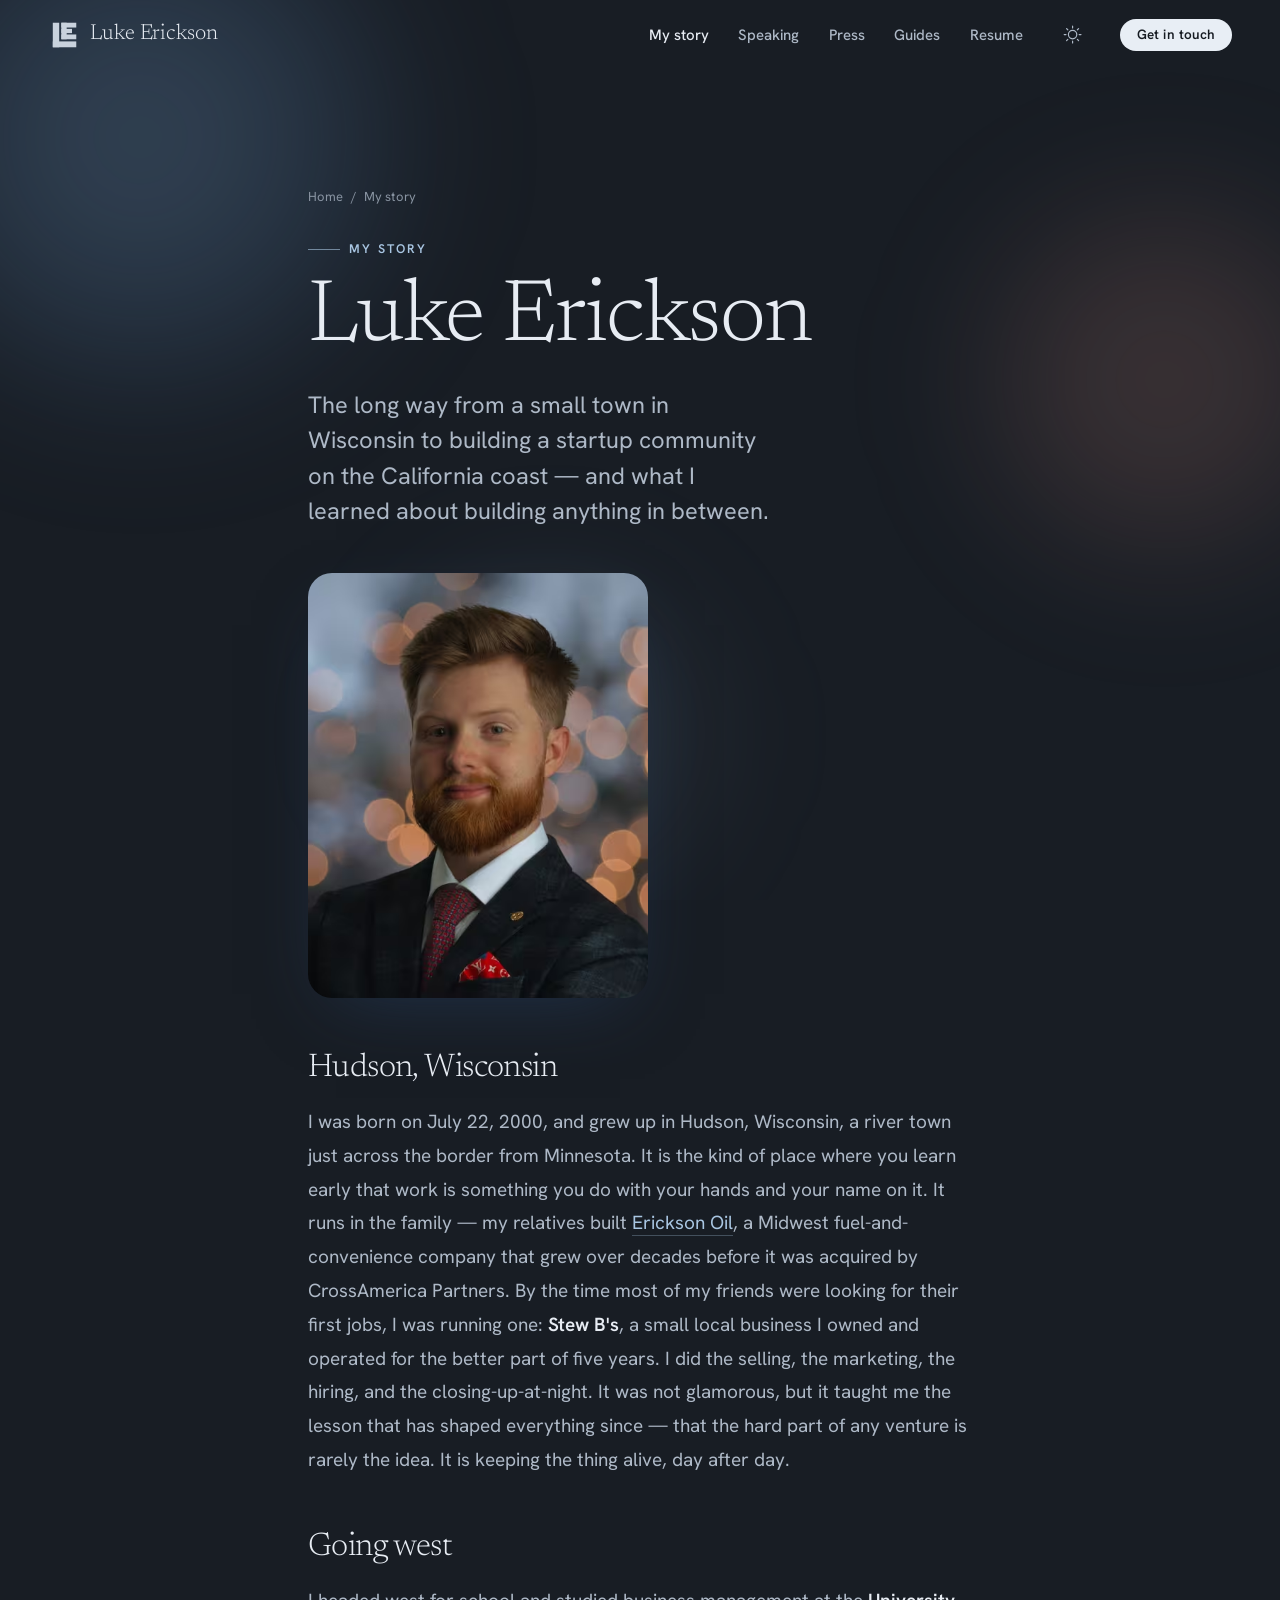
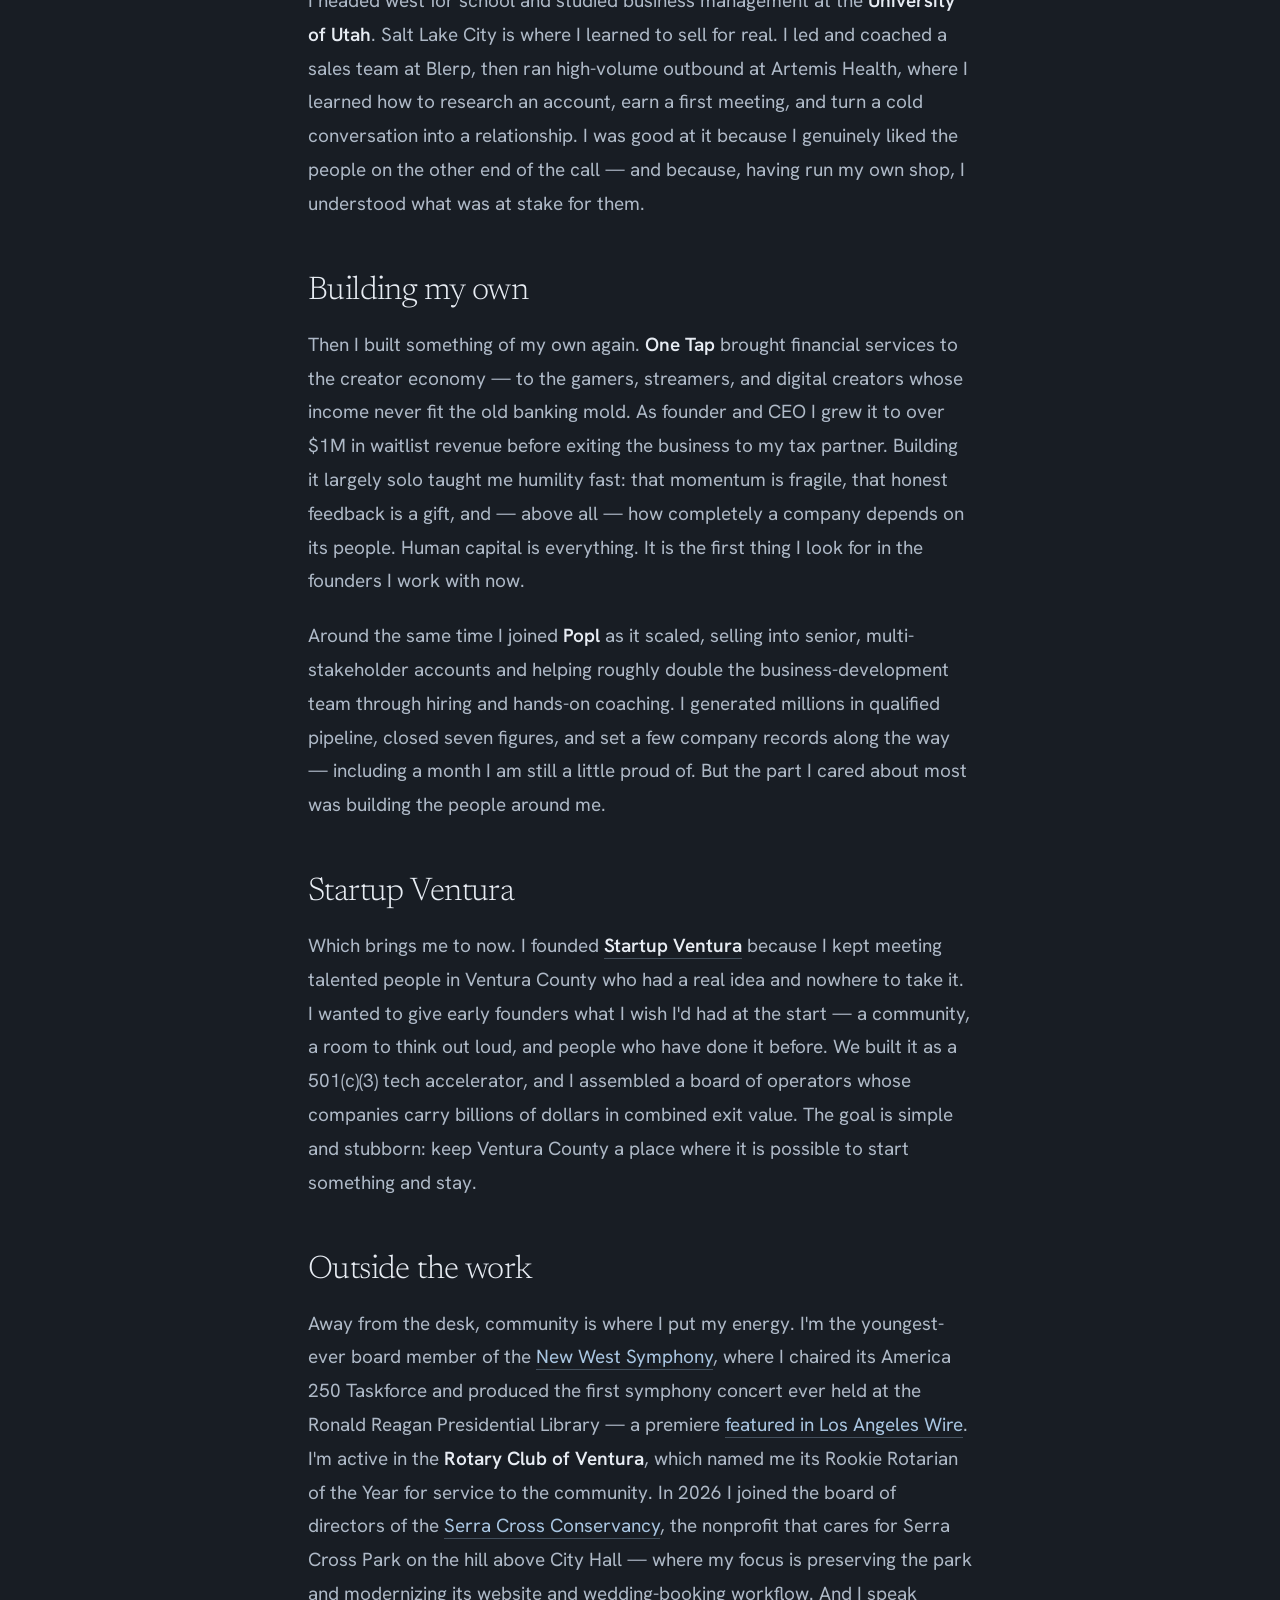
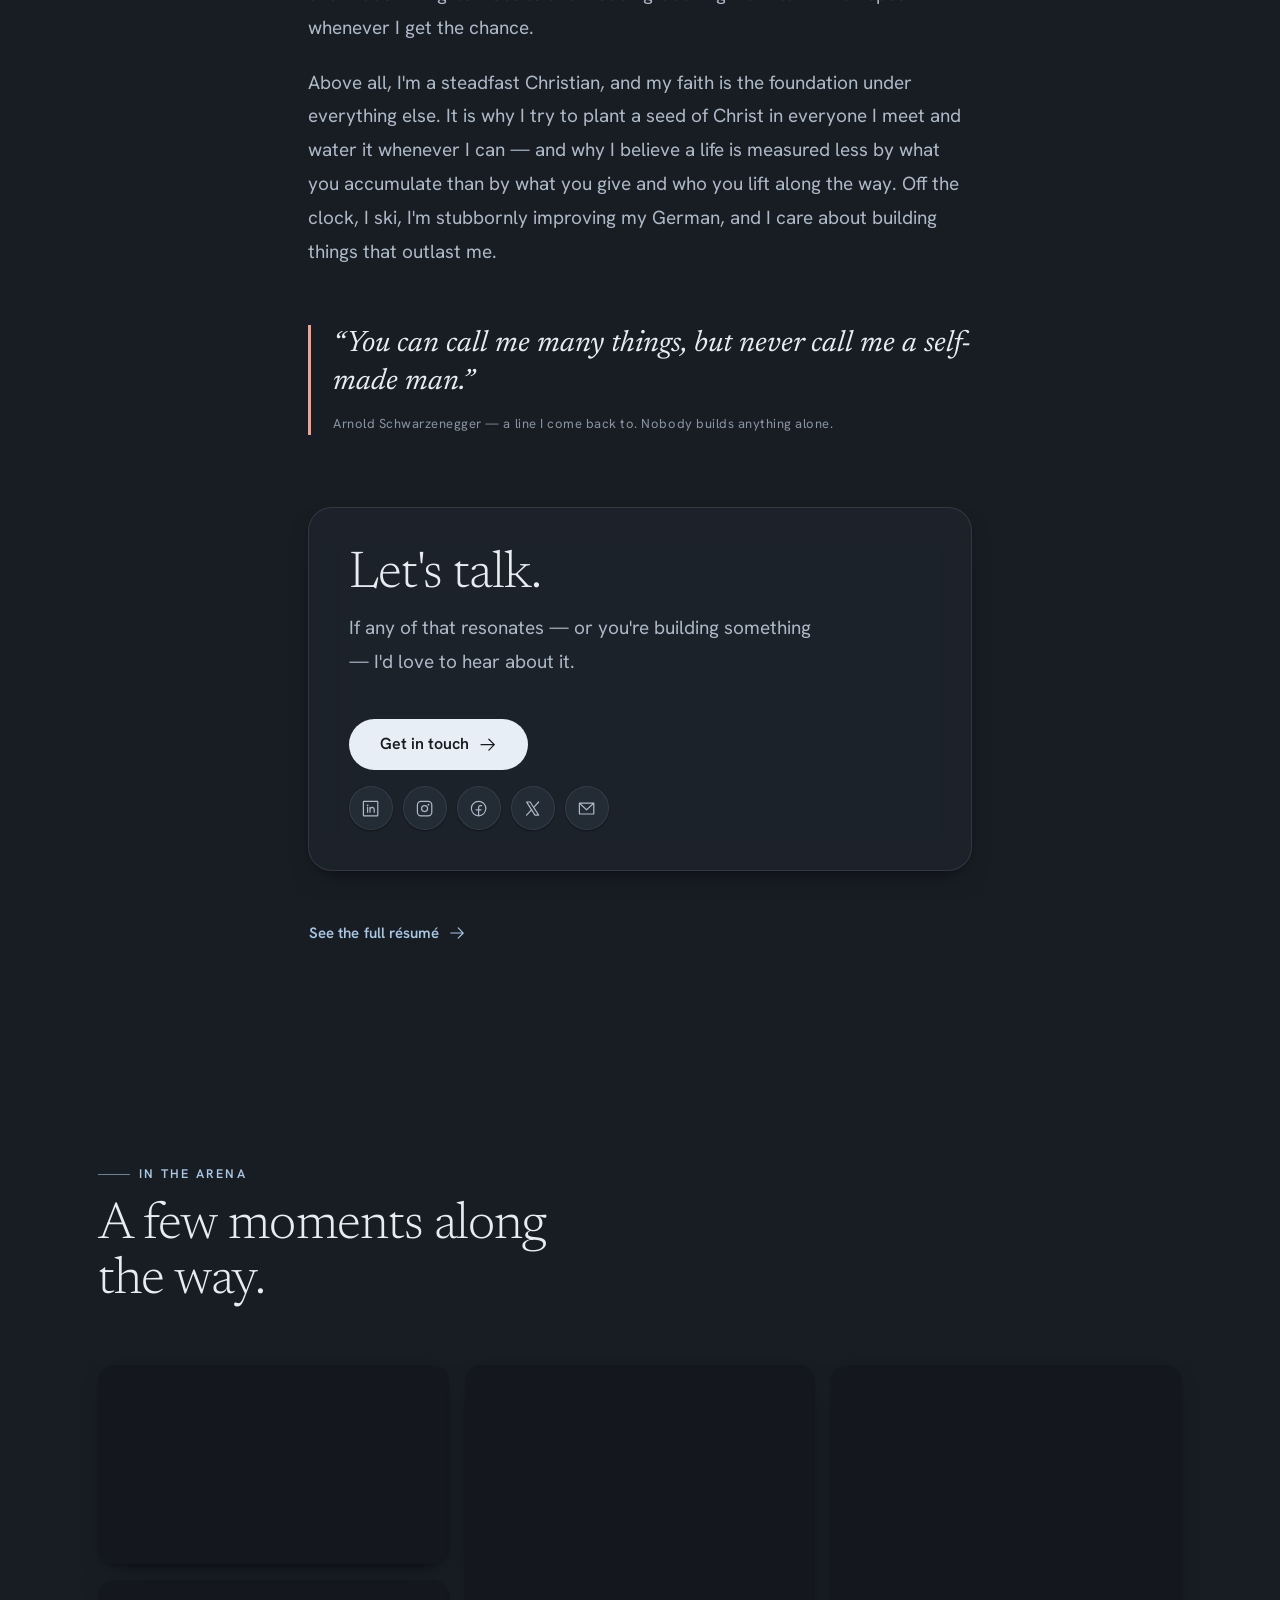
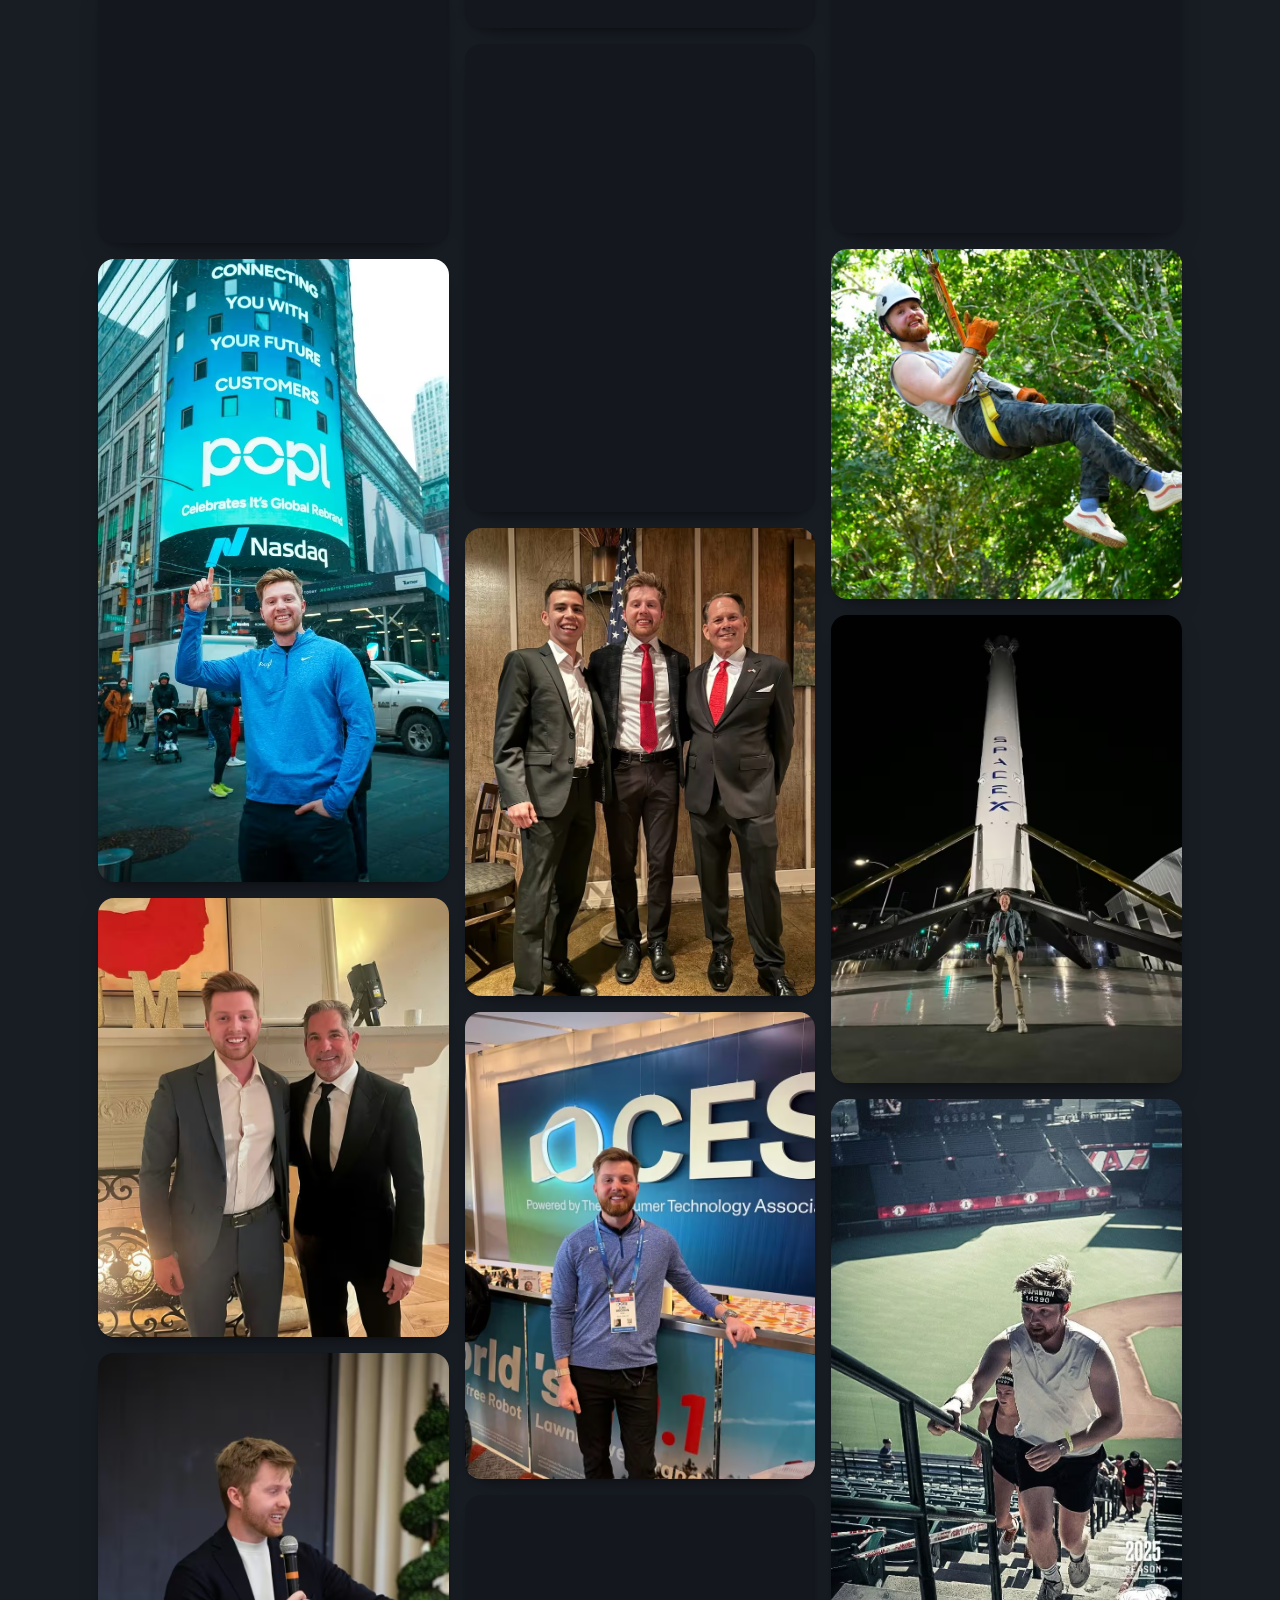
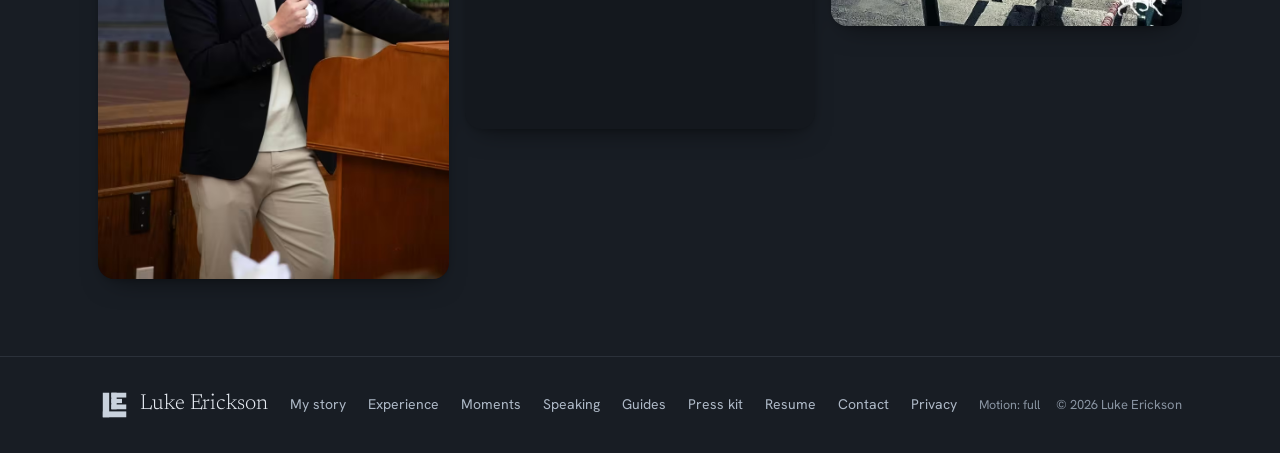
<file: about/me/index.html>
<!DOCTYPE html>
<html lang="en" data-theme="dark">
<head>
<meta charset="UTF-8" />
<meta name="viewport" content="width=device-width, initial-scale=1" />

<script>
(function(){try{var t=localStorage.getItem('luke-theme')||'dark';document.documentElement.setAttribute('data-theme',t);}catch(e){document.documentElement.setAttribute('data-theme','dark');}
try{var m=localStorage.getItem('luke-motion');if(!m){m=window.matchMedia&&window.matchMedia('(prefers-reduced-motion: reduce)').matches?'still':'rich';}document.documentElement.setAttribute('data-motion',m);}catch(e){document.documentElement.setAttribute('data-motion','rich');}})();
</script>
<style>html[data-theme="dark"]{background:#181D24}html[data-theme="light"]{background:#F7F9FC}</style>

<title>Luke Erickson | My Story</title>
<meta name="description" content="Luke Erickson's story: from Hudson, Wisconsin to founding Startup Ventura — a path through small business, sales, and entrepreneurship in Ventura, California." />
<link rel="canonical" href="https://lukeerickson.com/about/me/" />
<meta name="robots" content="index, follow, max-image-preview:large, max-snippet:-1" />
<meta name="author" content="Luke Erickson" />
<meta name="theme-color" content="#181D24" />

<meta property="og:type" content="profile" />
<meta property="og:site_name" content="Luke Erickson" />
<meta property="og:title" content="Luke Erickson | My Story" />
<meta property="og:description" content="From Hudson, Wisconsin to founding Startup Ventura — Luke Erickson's path through small business, sales, and entrepreneurship." />
<meta property="og:url" content="https://lukeerickson.com/about/me/" />
<meta property="og:image" content="https://lukeerickson.com/assets/og/luke-erickson-og.jpg" />
<meta property="og:image:width" content="1200" />
<meta property="og:image:height" content="630" />
<meta property="og:image:alt" content="Luke Erickson" />
<meta name="twitter:card" content="summary_large_image" />
<meta name="twitter:title" content="Luke Erickson | My Story" />
<meta name="twitter:description" content="From Hudson, Wisconsin to founding Startup Ventura — Luke Erickson's story." />
<meta name="twitter:image" content="https://lukeerickson.com/assets/og/luke-erickson-og.jpg" />

<link rel="preload" as="image" type="image/avif" imagesrcset="/assets/img/luke-erickson-hero-480.avif 480w, /assets/img/luke-erickson-hero-720.avif 720w, /assets/img/luke-erickson-hero-960.avif 960w" imagesizes="340px" fetchpriority="high" />
<link rel="preload" as="font" type="font/woff2" href="/assets/fonts/newsreader-300.woff2" crossorigin />
<link rel="preload" as="font" type="font/woff2" href="/assets/fonts/hanken-grotesk-400.woff2" crossorigin />
<style data-inline-css>
/* ============================================================
   Luke Erickson — lukeerickson.com
   Full design system (ported verbatim from the approved
   "Luke Erickson Design System" handoff) + page styles.
   Light + dark themes. Default theme is dark (set on <html>).
   ============================================================ */

/* ---------------- Webfonts (self-hosted, swap) ---------------- */
@font-face{font-family:'Newsreader';font-style:normal;font-weight:300;font-display:swap;src:url('/assets/fonts/newsreader-300.woff2') format('woff2');}
@font-face{font-family:'Newsreader';font-style:normal;font-weight:400;font-display:swap;src:url('/assets/fonts/newsreader-400.woff2') format('woff2');}
@font-face{font-family:'Newsreader';font-style:normal;font-weight:500;font-display:swap;src:url('/assets/fonts/newsreader-500.woff2') format('woff2');}
@font-face{font-family:'Newsreader';font-style:italic;font-weight:300;font-display:swap;src:url('/assets/fonts/newsreader-300-italic.woff2') format('woff2');}
@font-face{font-family:'Newsreader';font-style:italic;font-weight:400;font-display:swap;src:url('/assets/fonts/newsreader-400-italic.woff2') format('woff2');}
@font-face{font-family:'Hanken Grotesk';font-style:normal;font-weight:400;font-display:swap;src:url('/assets/fonts/hanken-grotesk-400.woff2') format('woff2');}
@font-face{font-family:'Hanken Grotesk';font-style:normal;font-weight:500;font-display:swap;src:url('/assets/fonts/hanken-grotesk-500.woff2') format('woff2');}
@font-face{font-family:'Hanken Grotesk';font-style:normal;font-weight:600;font-display:swap;src:url('/assets/fonts/hanken-grotesk-600.woff2') format('woff2');}
@font-face{font-family:'Hanken Grotesk';font-style:normal;font-weight:700;font-display:swap;src:url('/assets/fonts/hanken-grotesk-700.woff2') format('woff2');}

/* ============================ TOKENS (light) ============================ */
:root{
  --white:#FFFFFF;--sky-0:#F7F9FC;--sky-50:#FBFCFE;--sky-100:#F1F5FA;--sky-150:#EAF0F7;--sky-200:#E1E9F2;--sky-300:#D2DDEA;
  --blue-700:#3F6E9E;--blue-600:#4A77A6;--blue-500:#7BA7D1;--blue-400:#9CBFDD;--blue-300:#BCD4E8;--blue-200:#D6E4F1;--blue-100:#E7F0F8;--blue-50:#F2F7FB;
  --coral-700:#C9745F;--coral-600:#DD8470;--coral-500:#F0A292;--coral-400:#F4B6A8;--coral-300:#F8CDC2;--coral-200:#FBDFD8;--coral-100:#FDECE7;
  --ink-900:#2A333E;--ink-800:#34404E;--ink-700:#44505F;--ink-600:#5B6675;--ink-500:#74808E;--ink-400:#8A94A1;--ink-300:#AAB3BF;--ink-200:#C9D0D9;--ink-100:#E4E9F0;

  --color-bg:var(--sky-0);--color-bg-tint:var(--sky-100);--color-surface:var(--white);--color-surface-sunken:var(--sky-100);--color-surface-translucent:rgba(255,255,255,.72);
  --color-border:var(--sky-200);--color-border-strong:var(--sky-300);
  --text-primary:var(--ink-800);--text-secondary:var(--ink-600);--text-muted:#69727F;--text-faint:var(--ink-400);
  --text-on-ink:#F4F7FB;--text-on-coral:var(--ink-900);
  --accent-blue:var(--blue-500);--accent-blue-ink:var(--blue-700);--accent-coral:var(--coral-500);--accent-coral-ink:#A35E4D;
  --logo-l:#5B6675;--logo-e:#5B6675;
  --link:var(--blue-700);--link-hover:#355E86;--focus-ring:rgba(123,167,209,.55);
  --color-bg-deep:var(--sky-150);--color-surface-2:var(--sky-50);--color-input-bg:var(--white);--glass-border:rgba(255,255,255,.6);--color-hover-surface:var(--sky-100);
  --btn-primary-bg:var(--ink-800);--btn-primary-fg:var(--text-on-ink);--btn-primary-bg-hover:var(--ink-900);
  --btn-secondary-bg:var(--white);--btn-secondary-bg-hover:var(--sky-50);
  --color-chip-bg:var(--blue-100);--color-chip-fg:var(--blue-700);--color-chip-bg-hover:var(--blue-200);
  --tag-neutral-bg:var(--sky-100);--tag-neutral-fg:var(--ink-700);--tag-neutral-border:var(--sky-200);
  --tag-blue-bg:var(--blue-100);--tag-blue-fg:var(--blue-700);--tag-coral-bg:var(--coral-100);--tag-coral-fg:#9C4A34;
  --cloud-blue:rgba(123,167,209,.22);--cloud-blue-soft:rgba(156,191,221,.16);--cloud-coral:rgba(240,162,146,.16);--cloud-coral-soft:rgba(244,182,168,.11);--cloud-white:rgba(255,255,255,.85);

  /* type */
  --font-display:'Newsreader','Iowan Old Style','Palatino Linotype','Times New Roman',serif;
  --font-sans:'Hanken Grotesk',system-ui,-apple-system,'Segoe UI',Helvetica,Arial,sans-serif;
  --font-mono:ui-monospace,'SF Mono',Menlo,Consolas,monospace;
  --fw-display-thin:200;--fw-display:300;--fw-display-book:400;--fw-regular:400;--fw-medium:500;--fw-semibold:600;--fw-bold:700;
  --text-display-2xl:clamp(3.5rem,2.1rem + 6vw,7rem);--text-display-xl:clamp(3rem,2rem + 4.6vw,5.5rem);
  --text-display-lg:clamp(2.5rem,1.85rem + 3.2vw,4.25rem);--text-display-md:clamp(2rem,1.55rem + 2.2vw,3.25rem);
  --text-h3:clamp(1.3rem,1.17rem + .65vw,1.6rem);
  --text-body-lg:1.1875rem;--text-body:1.0625rem;--text-body-sm:.9375rem;--text-caption:.8125rem;--text-eyebrow:.78125rem;
  --lh-display:1.06;--lh-tight:1.15;--lh-heading:1.22;--lh-snug:1.4;--lh-body:1.65;--lh-relaxed:1.78;
  --ls-display:-.018em;--ls-tight:-.01em;--ls-wide:.04em;--ls-eyebrow:.18em;

  /* spacing */
  --space-1:.25rem;--space-2:.5rem;--space-3:.75rem;--space-4:1rem;--space-5:1.25rem;--space-6:1.5rem;--space-8:2rem;--space-10:2.5rem;--space-12:3rem;--space-16:4rem;
  --page-gutter:clamp(1.25rem,5vw,3rem);

  /* effects */
  --radius-xs:6px;--radius-sm:10px;--radius-md:16px;--radius-lg:24px;--radius-xl:36px;--radius-2xl:48px;--radius-pill:999px;--radius-circle:50%;
  --shadow-xs:0 1px 2px rgba(80,110,150,.06);--shadow-sm:0 2px 10px -2px rgba(80,110,150,.10);
  --shadow-md:0 12px 28px -14px rgba(70,100,145,.20),0 2px 8px -4px rgba(70,100,145,.08);
  --shadow-lg:0 28px 56px -22px rgba(63,93,140,.26),0 8px 20px -14px rgba(63,93,140,.10);
  --shadow-xl:0 44px 90px -30px rgba(58,88,135,.30),0 14px 30px -18px rgba(58,88,135,.12);
  --shadow-soft:0 24px 70px -28px rgba(99,128,170,.30);--shadow-coral:0 24px 60px -26px rgba(225,140,118,.26);
  --ring-focus:0 0 0 3px var(--focus-ring);
  --blur-glass:16px;--blur-cloud:64px;
  --ease-out:cubic-bezier(.22,1,.36,1);--ease-in-out:cubic-bezier(.65,0,.35,1);--ease-soft:cubic-bezier(.4,0,.2,1);--ease-drift:cubic-bezier(.45,.05,.55,.95);
  --dur-fast:150ms;--dur-med:280ms;--dur-slow:520ms;--dur-drift:32s;
  --z-clouds:1;--z-content:2;--z-nav:50;
}

/* ============================ TOKENS (dark, default) ============================ */
[data-theme="dark"]{
  --color-bg:#181D24;--color-bg-deep:#0E1217;--color-bg-tint:#1E242D;--color-surface:#232B35;--color-surface-sunken:#14181E;--color-surface-2:#2A3340;
  --color-surface-translucent:rgba(31,38,47,.62);--color-input-bg:#1B212A;--glass-border:rgba(255,255,255,.10);
  --color-border:rgba(180,198,219,.12);--color-border-strong:rgba(180,198,219,.22);
  --text-primary:#E7ECF3;--text-secondary:#AEB9C7;--text-muted:#8994A2;--text-faint:#5E6A78;--text-on-coral:#20262E;
  --accent-blue:#8FB8DE;--accent-blue-ink:#A9C6E2;--accent-coral:#F0A292;--accent-coral-ink:#F2B3A6;
  --link:#A9C6E2;--link-hover:#C7DBEE;--focus-ring:rgba(143,184,222,.50);
  --logo-l:#C9D2DD;--logo-e:#C9D2DD;
  --btn-primary-bg:#E8EEF5;--btn-primary-fg:#161B22;--btn-primary-bg-hover:#FFFFFF;--btn-secondary-bg:var(--color-surface);--btn-secondary-bg-hover:var(--color-surface-2);
  --color-chip-bg:rgba(143,184,222,.15);--color-chip-fg:#BBD4EC;--color-chip-bg-hover:rgba(143,184,222,.24);--color-hover-surface:rgba(255,255,255,.06);
  --tag-neutral-bg:rgba(255,255,255,.06);--tag-neutral-fg:#C2CCD8;--tag-neutral-border:rgba(255,255,255,.09);
  --tag-blue-bg:rgba(143,184,222,.16);--tag-blue-fg:#BBD4EC;--tag-coral-bg:rgba(240,162,146,.16);--tag-coral-fg:#F4B6A8;
  --cloud-blue:rgba(123,167,209,.30);--cloud-blue-soft:rgba(96,140,190,.20);--cloud-coral:rgba(240,162,146,.18);--cloud-coral-soft:rgba(228,150,135,.12);--cloud-white:rgba(176,203,230,.16);
  --shadow-xs:0 1px 2px rgba(0,0,0,.40);--shadow-sm:0 2px 10px -2px rgba(0,0,0,.50);
  --shadow-md:0 12px 28px -14px rgba(0,0,0,.60),0 2px 8px -4px rgba(0,0,0,.40);
  --shadow-lg:0 28px 56px -22px rgba(0,0,0,.65),0 8px 20px -14px rgba(0,0,0,.50);
  --shadow-xl:0 44px 90px -30px rgba(0,0,0,.70),0 14px 30px -18px rgba(0,0,0,.55);
  --shadow-soft:0 24px 70px -28px rgba(40,70,110,.55);--shadow-coral:0 24px 60px -26px rgba(0,0,0,.50);
}

/* ============================ BASE ============================ */
*,*::before,*::after{box-sizing:border-box;}
html{scroll-behavior:smooth;-webkit-text-size-adjust:100%;}
body{
  margin:0;background:var(--color-bg);color:var(--text-primary);
  font-family:var(--font-sans);font-size:var(--text-body);line-height:var(--lh-body);
  -webkit-font-smoothing:antialiased;text-rendering:optimizeLegibility;overflow-x:hidden;
}
img,svg{display:block;max-width:100%;}
a{color:var(--link);text-decoration:none;}
:focus-visible{outline:2px solid var(--accent-blue-ink);outline-offset:2px;border-radius:4px;}
.skip-link{position:absolute;left:-9999px;top:0;background:var(--btn-primary-bg);color:var(--btn-primary-fg);padding:.7rem 1.1rem;border-radius:var(--radius-pill);z-index:200;font-weight:600;}
.skip-link:focus{left:16px;top:16px;}
.visually-hidden{position:absolute!important;width:1px;height:1px;padding:0;margin:-1px;overflow:hidden;clip:rect(0 0 0 0);white-space:nowrap;border:0;}

/* ============================ TYPE HELPERS ============================ */
.ds-display{font-family:var(--font-display);font-weight:var(--fw-display);line-height:var(--lh-display);letter-spacing:var(--ls-display);color:var(--text-primary);margin:0;}
.ds-eyebrow{font-family:var(--font-sans);font-weight:var(--fw-semibold);font-size:var(--text-eyebrow);letter-spacing:var(--ls-eyebrow);text-transform:uppercase;color:var(--accent-blue-ink);display:inline-flex;align-items:center;gap:.7em;}
.ds-eyebrow--line::before{content:"";width:2rem;height:1px;background:currentColor;opacity:.6;flex:none;}
.ds-prose{font-size:var(--text-body-lg);line-height:var(--lh-relaxed);color:var(--text-secondary);}
.ds-prose p{margin:0;}
.ds-prose p+p{margin-top:1.05em;}
.ds-link{color:var(--link);text-decoration:none;border-bottom:1px solid color-mix(in srgb,var(--link) 30%,transparent);transition:color var(--dur-fast) var(--ease-soft),border-color var(--dur-fast) var(--ease-soft);}
.ds-link:hover{color:var(--link-hover);border-bottom-color:var(--link-hover);}

/* ============================ ICONS ============================ */
.icon{width:1.2em;height:1.2em;fill:currentColor;flex:none;}

/* ============================ BUTTON ============================ */
.ds-btn{display:inline-flex;align-items:center;justify-content:center;gap:.55em;font-family:var(--font-sans);font-weight:var(--fw-semibold);font-size:.9375rem;line-height:1;letter-spacing:.005em;padding:.75rem 1.4rem;border-radius:var(--radius-pill);border:1px solid transparent;background:transparent;color:var(--text-primary);cursor:pointer;white-space:nowrap;text-decoration:none;transition:background var(--dur-fast) var(--ease-soft),color var(--dur-fast) var(--ease-soft),border-color var(--dur-fast) var(--ease-soft),box-shadow var(--dur-med) var(--ease-out),transform var(--dur-med) var(--ease-out);}
.ds-btn:focus-visible{outline:none;box-shadow:var(--ring-focus);}
.ds-btn__icon{display:inline-flex;font-size:1.15em;line-height:0;}
.ds-btn__icon .icon{width:1.05em;height:1.05em;}
.ds-btn--sm{padding:.5rem 1rem;font-size:.84375rem;}
.ds-btn--lg{padding:.95rem 1.85rem;font-size:1rem;}
.ds-btn--primary{background:var(--btn-primary-bg);color:var(--btn-primary-fg);}
.ds-btn--primary:hover{background:var(--btn-primary-bg-hover);transform:translateY(-1px);box-shadow:var(--shadow-md);}
.ds-btn--primary:active{transform:translateY(0) scale(.99);box-shadow:var(--shadow-sm);}
.ds-btn--coral{background:var(--accent-coral);color:var(--text-on-coral);}
.ds-btn--coral:hover{background:var(--coral-400);transform:translateY(-1px);box-shadow:var(--shadow-coral);}
.ds-btn--soft{background:var(--color-chip-bg);color:var(--color-chip-fg);}
.ds-btn--soft:hover{background:var(--color-chip-bg-hover);}
.ds-btn--secondary{background:var(--btn-secondary-bg);color:var(--text-primary);border-color:var(--color-border-strong);}
.ds-btn--secondary:hover{background:var(--btn-secondary-bg-hover);transform:translateY(-1px);box-shadow:var(--shadow-sm);}
.ds-btn--ghost{background:transparent;color:var(--text-primary);}
.ds-btn--ghost:hover{background:var(--color-hover-surface);}
.ds-btn--link{background:transparent;color:var(--link);padding-inline:0;border-radius:0;}
.ds-btn--link:hover{color:var(--link-hover);}
.ds-btn--link .ds-btn__icon{transition:transform var(--dur-med) var(--ease-out);}
.ds-btn--link:hover .ds-btn__icon{transform:translateX(3px);}

/* ============================ ICON BUTTON ============================ */
.ds-iconbtn{display:inline-grid;place-items:center;width:2.75rem;height:2.75rem;border-radius:var(--radius-circle);border:1px solid transparent;background:transparent;color:var(--text-secondary);cursor:pointer;font-size:1.2rem;line-height:0;transition:background var(--dur-fast) var(--ease-soft),color var(--dur-fast) var(--ease-soft),border-color var(--dur-fast) var(--ease-soft),box-shadow var(--dur-med) var(--ease-out);}
.ds-iconbtn:hover{background:var(--color-hover-surface);color:var(--text-primary);}
.ds-iconbtn:focus-visible{outline:none;box-shadow:var(--ring-focus);}
.ds-iconbtn .icon{width:1.2rem;height:1.2rem;}
.ds-iconbtn--soft{background:var(--color-surface);border-color:var(--color-border);box-shadow:var(--shadow-xs);}
.ds-iconbtn--soft:hover{border-color:var(--color-border-strong);color:var(--text-primary);}

/* ============================ TAG ============================ */
.ds-tag{display:inline-flex;align-items:center;gap:.4em;font-family:var(--font-sans);font-weight:var(--fw-semibold);font-size:.8125rem;letter-spacing:.01em;line-height:1;padding:.4rem .75rem;border-radius:var(--radius-pill);border:1px solid transparent;white-space:nowrap;}
.ds-tag--neutral{background:var(--tag-neutral-bg);color:var(--tag-neutral-fg);border-color:var(--tag-neutral-border);}
.ds-tag--blue{background:var(--tag-blue-bg);color:var(--tag-blue-fg);}
.ds-tag--coral{background:var(--tag-coral-bg);color:var(--tag-coral-fg);}
.ds-tag--outline{background:transparent;color:var(--text-secondary);border-color:var(--color-border-strong);}
.ds-tag--sm{font-size:.75rem;padding:.25rem .6rem;}

/* ============================ CARD ============================ */
.ds-card{position:relative;background:var(--color-surface);border:1px solid var(--color-border);border-radius:var(--radius-lg);padding:var(--space-8);box-shadow:var(--shadow-sm);transition:transform var(--dur-med) var(--ease-out),box-shadow var(--dur-med) var(--ease-out),border-color var(--dur-med) var(--ease-out);}
.ds-card--raised{box-shadow:var(--shadow-md);}
.ds-card--glass{background:var(--color-surface-translucent);backdrop-filter:blur(var(--blur-glass));-webkit-backdrop-filter:blur(var(--blur-glass));border-color:var(--glass-border);box-shadow:var(--shadow-md);}
.ds-card--interactive{cursor:pointer;}
.ds-card--interactive:hover{transform:translateY(-3px);box-shadow:var(--shadow-lg);border-color:transparent;}

/* ============================ INPUT / FIELD ============================ */
.ds-field{display:flex;flex-direction:column;gap:.5rem;}
.ds-field__label{font-family:var(--font-sans);font-weight:var(--fw-semibold);font-size:var(--text-eyebrow);letter-spacing:var(--ls-eyebrow);text-transform:uppercase;color:var(--text-secondary);}
.ds-input{width:100%;font-family:var(--font-sans);font-size:1rem;color:var(--text-primary);background:var(--color-input-bg);border:1px solid var(--color-border-strong);border-radius:var(--radius-md);padding:.8rem 1rem;transition:border-color var(--dur-fast) var(--ease-soft),box-shadow var(--dur-fast) var(--ease-soft),background var(--dur-fast) var(--ease-soft);}
.ds-input::placeholder{color:var(--text-muted);}
.ds-input:focus{outline:none;border-color:var(--accent-blue);box-shadow:var(--ring-focus);}
textarea.ds-input{resize:vertical;min-height:7rem;line-height:var(--lh-body);}

/* ============================ STAT ============================ */
.ds-stat{display:flex;flex-direction:column;gap:.35rem;}
.ds-stat__num{font-family:var(--font-display);font-weight:var(--fw-display);font-size:var(--text-display-md);line-height:1;letter-spacing:var(--ls-display);color:var(--text-primary);}
.ds-stat__num em{font-style:normal;color:var(--accent-coral);}
.ds-stat__label{font-family:var(--font-sans);font-weight:var(--fw-semibold);font-size:var(--text-eyebrow);letter-spacing:var(--ls-eyebrow);text-transform:uppercase;color:var(--accent-blue-ink);}

/* ============================ DIVIDER ============================ */
.ds-divider{height:1px;border:0;background:var(--color-border);margin:0;}

/* ============================ WORDMARK / MONOGRAM ============================ */
.ds-wordmark{display:inline-flex;align-items:center;gap:.6rem;font-family:var(--font-display);color:var(--text-primary);text-decoration:none;line-height:1;}
.ds-wordmark__mark{display:block;flex:none;width:32px;height:32px;}
.ds-wordmark__name{font-weight:var(--fw-display);font-size:1.35rem;letter-spacing:var(--ls-tight);white-space:nowrap;}
.ds-monogram .le-l{fill:var(--logo-l);}
.ds-monogram .le-e{fill:var(--logo-e);}

/* ============================ ATMOSPHERE / CLOUDS ============================ */
.ds-sky{position:relative;isolation:isolate;background:var(--color-bg);}
.ds-sky__field{position:fixed;inset:0;z-index:var(--z-clouds);overflow:hidden;pointer-events:none;}
.ds-sky__content{position:relative;z-index:var(--z-content);}
.ds-cloud{position:absolute;border-radius:50%;filter:blur(var(--blur-cloud));will-change:transform;transform:translateZ(0);}
.ds-cloud--blue{background:radial-gradient(circle at 50% 45%,var(--cloud-blue) 0%,var(--cloud-blue-soft) 42%,transparent 70%);}
.ds-cloud--coral{background:radial-gradient(circle at 50% 50%,var(--cloud-coral) 0%,var(--cloud-coral-soft) 45%,transparent 72%);}
.ds-cloud--white{background:radial-gradient(circle at 50% 45%,var(--cloud-white) 0%,rgba(255,255,255,.5) 40%,transparent 70%);}
[data-theme="dark"] .ds-cloud--white{background:radial-gradient(circle at 50% 45%,var(--cloud-white) 0%,rgba(176,203,230,.08) 40%,transparent 70%);}
@keyframes ds-drift-a{0%{transform:translate3d(0,var(--py,0px),0) scale(1);}100%{transform:translate3d(4%,calc(var(--py,0px) - 3%),0) scale(1.06);}}
@keyframes ds-drift-b{0%{transform:translate3d(0,var(--py,0px),0) scale(1.04);}100%{transform:translate3d(-5%,calc(var(--py,0px) + 2%),0) scale(1);}}
@keyframes ds-drift-c{0%{transform:translate3d(0,var(--py,0px),0) scale(1);}100%{transform:translate3d(3%,calc(var(--py,0px) + 4%),0) scale(1.08);}}
.ds-drift-a{animation:ds-drift-a var(--dur-drift) var(--ease-drift) infinite alternate;}
.ds-drift-b{animation:ds-drift-b calc(var(--dur-drift) * 1.25) var(--ease-drift) infinite alternate;}
.ds-drift-c{animation:ds-drift-c calc(var(--dur-drift) * 1.55) var(--ease-drift) infinite alternate;}

/* ============================ LAYOUT ============================ */
.container{width:100%;max-width:1180px;margin:0 auto;padding-inline:clamp(20px,5vw,48px);}
.container--narrow{max-width:760px;}
.section{position:relative;padding-block:clamp(64px,9vw,132px);}
.section--tight{padding-block:clamp(40px,6vw,80px);}
section[id]{scroll-margin-top:80px;}
picture{display:contents;}
.section__head{display:flex;flex-direction:column;gap:14px;margin-bottom:clamp(32px,5vw,56px);max-width:52ch;}

/* ============================ HEADER / NAV ============================ */
.site-header{position:sticky;top:0;z-index:var(--z-nav);}
.site-header__inner{display:flex;align-items:center;justify-content:space-between;gap:16px;padding:13px clamp(20px,5vw,48px);background:transparent;border-bottom:1px solid transparent;transition:background var(--dur-med) var(--ease-soft),border-color var(--dur-med) var(--ease-soft);}
.site-header.is-scrolled .site-header__inner{background:var(--color-surface-translucent);backdrop-filter:blur(16px);-webkit-backdrop-filter:blur(16px);border-bottom-color:var(--color-border);}
.site-nav{display:flex;align-items:center;gap:clamp(10px,2vw,28px);}
.site-nav__links{display:flex;align-items:center;gap:clamp(10px,2vw,28px);}
.nav-link{background:none;border:0;cursor:pointer;font-family:var(--font-sans);font-weight:500;font-size:15px;color:var(--text-secondary);padding:6px 2px;white-space:nowrap;transition:color var(--dur-fast) var(--ease-soft);text-decoration:none;}
.nav-link:hover,.nav-link:focus-visible{color:var(--text-primary);}
.nav-toggle{display:none;}

/* ============================ HERO ============================ */
.hero{padding-top:clamp(40px,7vw,84px);padding-bottom:clamp(40px,6vw,72px);}
.hero__grid{display:grid;grid-template-columns:1.05fr .95fr;gap:clamp(32px,5vw,72px);align-items:center;}
.hero__copy{display:flex;flex-direction:column;align-items:flex-start;gap:22px;max-width:38ch;}
.hero__name{font-size:var(--text-display-2xl);}
.hero__lead{max-width:42ch;}
.hero__cta{display:flex;align-items:center;gap:18px;flex-wrap:wrap;}
.hero__media{position:relative;justify-self:end;width:100%;max-width:440px;will-change:transform;}
.hero__photo{width:100%;aspect-ratio:4/5;height:auto;object-fit:cover;border-radius:var(--radius-xl);box-shadow:var(--shadow-soft),var(--shadow-lg);background:var(--color-surface-sunken);}
.hero__chip{position:absolute;left:-22px;bottom:34px;display:inline-flex;align-items:center;gap:10px;padding:11px 17px;border-radius:var(--radius-pill);font-size:14px;font-weight:600;color:var(--text-primary);}
.hero__chip-dot{width:9px;height:9px;border-radius:50%;background:var(--accent-coral);box-shadow:0 0 0 0 var(--accent-coral);animation:chipPulse 2.6s var(--ease-soft) infinite;}
@keyframes chipPulse{0%{box-shadow:0 0 0 0 rgba(240,162,146,.5);}70%{box-shadow:0 0 0 9px rgba(240,162,146,0);}100%{box-shadow:0 0 0 0 rgba(240,162,146,0);}}
.hero__socials{position:absolute;right:14px;bottom:-22px;display:flex;gap:8px;}
.hero__stats{display:flex;gap:clamp(28px,5vw,64px);flex-wrap:wrap;margin-top:clamp(40px,6vw,72px);}

/* ============================ MARQUEE ============================ */
.marquee-wrap{margin-top:clamp(40px,6vw,72px);}
.marquee{overflow:hidden;-webkit-mask-image:linear-gradient(90deg,transparent,#000 8%,#000 92%,transparent);mask-image:linear-gradient(90deg,transparent,#000 8%,#000 92%,transparent);}
.marquee__track{display:flex;align-items:center;gap:clamp(28px,4vw,52px);width:max-content;animation:marquee 38s linear infinite;}
.marquee:hover .marquee__track,.marquee:focus-within .marquee__track{animation-play-state:paused;}
.marquee__item{font-family:var(--font-display);font-weight:var(--fw-display-book);font-size:clamp(1.05rem,.9rem + .6vw,1.45rem);color:var(--text-muted);white-space:nowrap;letter-spacing:.01em;}
.marquee__dot{width:5px;height:5px;border-radius:50%;background:var(--accent-coral);opacity:.7;flex:none;}
/* Logo variant: white-silhouette PNGs (alpha = shape), tinted per theme via filter */
.marquee__track--logos{list-style:none;margin:0;padding:0;gap:clamp(34px,5vw,64px);}
.marquee__logo{flex:none;display:flex;align-items:center;}
.marquee__logo img{display:block;height:clamp(30px,2.8vw,40px);width:auto;opacity:.88;transition:opacity .25s ease;}
[data-theme="dark"] .marquee__logo img{filter:brightness(0) invert(.86) sepia(.05) saturate(.5);}
[data-theme="light"] .marquee__logo img{filter:brightness(0) invert(.38) sepia(.12) saturate(.7);}
.marquee__logo:hover img{opacity:1;}
/* Square marks (One Tap, Rotary, Utah) read small at cap-height; give them a touch more */
.marquee__logo img[alt="One Tap"],.marquee__logo img[alt="Rotary Club of Ventura"],.marquee__logo img[alt="University of Utah"]{height:clamp(38px,3.6vw,50px);}
@keyframes marquee{from{transform:translateX(0);}to{transform:translateX(-50%);}}

/* ============================ ABOUT ============================ */
.about__grid{display:grid;grid-template-columns:.85fr 1.15fr;gap:clamp(32px,5vw,72px);align-items:center;}
.about__photo{width:100%;aspect-ratio:4/5;height:auto;object-fit:cover;border-radius:var(--radius-lg);box-shadow:var(--shadow-soft);background:var(--color-surface-sunken);}
.about__body{display:flex;flex-direction:column;align-items:flex-start;gap:20px;}
.about__tags{display:flex;gap:10px;flex-wrap:wrap;}

/* ============================ EXPERIENCE TIMELINE ============================ */
.xp{list-style:none;margin:0;padding:0;}
.xp__item{display:grid;grid-template-columns:58px 1fr;gap:clamp(16px,2.5vw,26px);padding:clamp(22px,3vw,30px) 0;border-top:1px solid var(--color-border);}
.xp__item:first-child{border-top:0;padding-top:0;}
.xp__tile{width:58px;height:58px;border-radius:var(--radius-md);background:var(--color-surface-2);border:1px solid var(--color-border);display:grid;place-items:center;color:var(--accent-blue-ink);}
.xp__tile .icon{width:27px;height:27px;}
.xp__body{min-width:0;display:flex;flex-direction:column;gap:8px;}
.xp__head{display:flex;align-items:baseline;justify-content:space-between;gap:16px;flex-wrap:wrap;}
.xp__role{font-family:var(--font-display);font-weight:var(--fw-display);font-size:clamp(1.35rem,1.1rem + .9vw,1.7rem);line-height:1.12;letter-spacing:-.015em;color:var(--text-primary);margin:0;}
.xp__dates{font-family:var(--font-mono);font-size:13px;color:var(--text-muted);white-space:nowrap;}
.xp__org{font-size:14.5px;color:var(--accent-blue-ink);font-weight:var(--fw-semibold);}
.xp__org .xp__loc{color:var(--text-muted);font-weight:var(--fw-regular);}
.xp__org a{color:inherit;text-decoration:none;border-bottom:1px solid color-mix(in srgb,currentColor 35%,transparent);transition:border-color var(--dur-fast) var(--ease-soft);}
.xp__org a:hover{border-bottom-color:currentColor;}
.xp__desc{font-size:15.5px;line-height:1.6;color:var(--text-secondary);margin:.2em 0 0;max-width:62ch;}
.xp__tags{display:flex;gap:8px;flex-wrap:wrap;margin-top:4px;}
.xp__more{margin-top:clamp(28px,4vw,44px);}

/* ============================ GALLERY ============================ */
.gallery{columns:3;column-gap:16px;}
.gallery__item{break-inside:avoid;margin:0 0 16px;position:relative;border-radius:var(--radius-md);overflow:hidden;box-shadow:var(--shadow-md);cursor:pointer;outline:none;display:block;background:var(--color-surface-sunken);}
.gallery__item img{width:100%;height:auto;display:block;transition:transform .6s var(--ease-out);}
.gallery__item:hover img,.gallery__item:focus-visible img{transform:scale(1.045);}
.gallery__item:focus-visible{outline:none;box-shadow:var(--shadow-md),var(--ring-focus);}
.gallery__cap{position:absolute;left:0;right:0;bottom:0;margin:0;padding:34px 16px 14px;font-family:var(--font-sans);font-size:13px;font-weight:600;letter-spacing:.01em;color:#fff;background:linear-gradient(to top,rgba(8,11,16,.82),rgba(8,11,16,.35) 55%,transparent);opacity:0;transform:translateY(10px);transition:opacity var(--dur-med) var(--ease-soft),transform var(--dur-med) var(--ease-out);}
.gallery__item:hover .gallery__cap,.gallery__item:focus-visible .gallery__cap{opacity:1;transform:none;}
/* Touch devices have no hover: show captions always so mobile keeps the credibility context */
@media (hover:none){.gallery__cap{opacity:1;transform:none;}}

/* ============================ CONTACT ============================ */
.contact__grid{display:grid;grid-template-columns:1.1fr .9fr;gap:clamp(36px,5vw,72px);align-items:start;}
.contact__copy{display:flex;flex-direction:column;align-items:flex-start;gap:18px;}
.contact__form{display:flex;flex-direction:column;gap:18px;width:100%;max-width:460px;}
.contact__aside{display:flex;flex-direction:column;gap:22px;}
.contact__card{display:flex;flex-direction:column;gap:18px;}
.contact__line{display:flex;align-items:flex-start;gap:12px;color:var(--text-secondary);font-size:15px;line-height:1.45;}
.contact__line .icon{width:20px;height:20px;flex:none;margin-top:1px;color:var(--accent-blue-ink);}
.contact__socials{display:flex;gap:10px;}
[hidden]{display:none!important;}
.contact__success{display:flex;gap:14px;align-items:center;}
.contact__success .icon{width:28px;height:28px;color:var(--accent-blue-ink);}

/* ============================ FOOTER ============================ */
.footer{border-top:1px solid var(--color-border);}
.footer__row{display:flex;align-items:center;justify-content:space-between;gap:20px;flex-wrap:wrap;padding-block:32px;}
.footer__nav{display:flex;gap:22px;flex-wrap:wrap;}
.footer__nav a{font-family:var(--font-sans);font-size:14px;color:var(--text-secondary);}
.footer__nav a:hover{color:var(--text-primary);}
.footer__copy{font-size:13px;color:var(--text-muted);}
.footer__meta{display:flex;align-items:center;gap:16px;flex-wrap:wrap;}
.motion-toggle{background:none;border:0;cursor:pointer;font-family:var(--font-sans);font-size:12.5px;color:var(--text-muted);display:inline-flex;align-items:center;gap:6px;padding:4px 0;}
.motion-toggle:hover{color:var(--text-secondary);}

/* ============================ RESUME PAGE ============================ */
.resume-page .container{max-width:1000px;}
.resume-hero{padding-top:clamp(40px,7vw,80px);padding-bottom:clamp(24px,4vw,48px);}
.resume-hero__grid{display:grid;grid-template-columns:1fr auto;gap:24px;align-items:end;}
.resume-hero__name{font-size:var(--text-display-xl);}
.resume-hero__role{color:var(--accent-blue-ink);font-weight:var(--fw-semibold);font-size:var(--text-body-lg);margin-top:8px;}
.resume-hero__contact{display:flex;flex-wrap:wrap;gap:8px 20px;margin-top:14px;color:var(--text-secondary);font-size:14.5px;}
.resume-hero__contact a{color:var(--text-secondary);}
.resume-hero__contact a:hover{color:var(--text-primary);}
.resume-hero__actions{display:flex;flex-direction:column;gap:10px;align-items:flex-end;}
.resume-block{margin-top:clamp(36px,5vw,64px);}
.resume-block__title{font-family:var(--font-display);font-weight:var(--fw-display);font-size:var(--text-display-md);margin:0 0 6px;letter-spacing:var(--ls-display);}
.edu{display:flex;flex-direction:column;gap:4px;padding:clamp(18px,2.5vw,24px) 0;border-top:1px solid var(--color-border);}
.edu:first-of-type{border-top:0;}
.edu__deg{font-family:var(--font-display);font-weight:var(--fw-display);font-size:1.4rem;line-height:1.15;color:var(--text-primary);}
.edu__school{color:var(--accent-blue-ink);font-weight:var(--fw-semibold);font-size:14.5px;}
.skills{display:flex;flex-direction:column;gap:18px;}
.skills__group{display:flex;flex-direction:column;gap:10px;}
.skills__label{font-size:var(--text-eyebrow);letter-spacing:var(--ls-eyebrow);text-transform:uppercase;color:var(--text-muted);font-weight:var(--fw-semibold);}
.skills__tags{display:flex;gap:8px;flex-wrap:wrap;}

/* ============================ STORY / ABOUT-ME PAGE ============================ */
.story__crumb{font-size:13px;color:var(--text-muted);margin-bottom:22px;display:flex;gap:8px;align-items:center;}
.story__crumb a{color:var(--text-muted);}
.story__crumb a:hover{color:var(--text-secondary);}
.story__title{font-size:var(--text-display-xl);margin-top:14px;}
.story__dek{font-size:clamp(1.15rem,1rem + .6vw,1.5rem);line-height:1.5;color:var(--text-secondary);max-width:36ch;margin-top:20px;}
.story__hero{display:block;width:100%;max-width:340px;aspect-ratio:4/5;height:auto;object-fit:cover;border-radius:var(--radius-lg);box-shadow:var(--shadow-soft);background:var(--color-surface-sunken);margin:clamp(28px,4vw,44px) 0;}
.story__body{font-size:var(--text-body-lg);}
.story__body h2{font-family:var(--font-display);font-weight:var(--fw-display);font-size:clamp(1.5rem,1.2rem + 1.1vw,2.05rem);line-height:1.18;letter-spacing:var(--ls-display);color:var(--text-primary);margin:clamp(34px,4.5vw,52px) 0 .5em;}
.story__body p{margin:0;color:var(--text-secondary);line-height:var(--lh-relaxed);}
.story__body p + p{margin-top:1.1em;}
.story__body strong{color:var(--text-primary);font-weight:var(--fw-semibold);}
.story__cta{display:flex;align-items:center;justify-content:space-between;gap:clamp(20px,4vw,40px);flex-wrap:wrap;margin-top:clamp(48px,6vw,72px);padding:clamp(28px,4vw,40px);}
.story__cta-actions{display:flex;flex-direction:column;gap:16px;align-items:flex-start;}
.story__back{margin-top:clamp(28px,4vw,40px);}
.story__credo{margin:clamp(36px,5vw,56px) 0 0;padding-left:22px;border-left:3px solid var(--accent-coral);}
.story__credo blockquote{font-family:var(--font-display);font-weight:var(--fw-display-book);font-style:italic;font-size:clamp(1.3rem,1.1rem + 1vw,1.85rem);line-height:1.3;color:var(--text-primary);margin:0;}
.story__credo cite{display:block;margin-top:12px;font-style:normal;font-family:var(--font-sans);font-size:13px;letter-spacing:.04em;color:var(--text-muted);}

/* ============================ STARTUP VENTURA SECTION ============================ */
.sv-grid{display:grid;grid-template-columns:1.1fr .9fr;gap:clamp(28px,4vw,56px);align-items:start;}
.sv-card{display:flex;flex-direction:column;gap:24px;}
.sv-card__title{font-family:var(--font-sans);font-weight:var(--fw-semibold);font-size:var(--text-eyebrow);letter-spacing:var(--ls-eyebrow);text-transform:uppercase;color:var(--accent-blue-ink);margin:0 0 12px;}
.sv-list{list-style:none;margin:0;padding:0;display:flex;flex-direction:column;gap:10px;}
.sv-list li{position:relative;padding-left:22px;color:var(--text-secondary);font-size:15.5px;line-height:1.45;}
.sv-list li::before{content:"";position:absolute;left:0;top:9px;width:7px;height:7px;border-radius:50%;background:var(--accent-coral);}
.sv-card__vision{margin:0;color:var(--text-secondary);font-size:15.5px;line-height:1.55;}
@media (max-width:760px){.sv-grid{grid-template-columns:1fr;}}

/* ============================ TESTIMONIAL QUOTES ============================ */
.quotes{display:grid;grid-template-columns:1fr 1fr;gap:clamp(28px,5vw,64px);}
.quote{margin:0;display:flex;flex-direction:column;}
.quote__text{font-size:clamp(1.2rem,1rem + .8vw,1.6rem);line-height:1.42;font-style:italic;font-weight:var(--fw-display-book);color:var(--text-primary);margin:0;letter-spacing:0;}
.quote__by{margin-top:18px;font-size:12.5px;letter-spacing:.16em;text-transform:uppercase;color:var(--text-muted);font-weight:var(--fw-semibold);}
@media (max-width:760px){.quotes{grid-template-columns:1fr;gap:34px;}}

/* ============================ GALLERY LIGHTBOX ============================ */
.lightbox{position:fixed;inset:0;z-index:200;display:none;align-items:center;justify-content:center;padding:clamp(16px,5vw,56px);background:rgba(8,11,16,.9);backdrop-filter:blur(8px);-webkit-backdrop-filter:blur(8px);}
.lightbox.is-open{display:flex;}
.lightbox__fig{margin:0;max-width:min(94vw,1100px);display:flex;flex-direction:column;align-items:center;gap:14px;}
.lightbox__img{max-width:100%;max-height:82vh;width:auto;height:auto;border-radius:var(--radius-md);box-shadow:var(--shadow-xl);background:var(--color-surface-sunken);}
.lightbox__cap{color:#fff;font-size:14px;font-weight:600;letter-spacing:.01em;text-align:center;font-family:var(--font-sans);}
.lightbox__close{position:absolute;top:clamp(12px,3vw,28px);right:clamp(12px,3vw,28px);width:44px;height:44px;border-radius:50%;border:0;background:rgba(255,255,255,.14);color:#fff;font-size:26px;line-height:1;cursor:pointer;display:grid;place-items:center;}
.lightbox__close:hover{background:rgba(255,255,255,.24);}
.lightbox__close:focus-visible{outline:2px solid #fff;outline-offset:2px;}

/* ============================ ABOUT — CURRENTLY ============================ */
.about__now{display:flex;align-items:center;gap:9px;margin:2px 0 8px;font-size:var(--text-body-sm);color:var(--text-secondary);}
.about__now-label{position:relative;padding-left:18px;font-weight:600;color:var(--text-primary);}
.about__now-label::before{content:"";position:absolute;left:0;top:50%;transform:translateY(-50%);width:9px;height:9px;border-radius:50%;background:var(--accent-coral);box-shadow:0 0 0 4px var(--coral-100);}

/* ============================ SPEAKING ============================ */
.speak__grid{display:grid;grid-template-columns:minmax(0,.92fr) minmax(0,1.08fr);gap:clamp(28px,5vw,72px);align-items:start;}
@media (max-width:840px){.speak__grid{grid-template-columns:1fr;gap:34px;}}
.speak__intro .ds-btn{margin-top:22px;}
.speak__body{display:grid;gap:30px;}
.speak__label{margin:0 0 14px;font-family:var(--font-sans);font-size:var(--text-eyebrow);letter-spacing:.14em;text-transform:uppercase;color:var(--text-muted);font-weight:600;}
.speak__list{list-style:none;margin:0;padding:0;display:grid;gap:12px;}
.speak__list li{position:relative;padding-left:26px;color:var(--text-secondary);font-size:var(--text-body);line-height:1.5;}
.speak__list--topics li{font-size:var(--text-body-lg);font-weight:500;color:var(--text-primary);}
.speak__list--topics li::before{content:"";position:absolute;left:0;top:.6em;width:10px;height:10px;border-radius:50%;background:linear-gradient(135deg,var(--blue-500),var(--coral-500));}
.speak__list--stages li::before{content:"";position:absolute;left:3px;top:.5em;width:7px;height:7px;border-radius:50%;border:2px solid var(--accent-blue-ink);}

/* ============================ FAQ ============================ */
.faq{max-width:780px;margin:clamp(28px,4vw,46px) auto 0;display:grid;gap:14px;}
.faq__item{border:1px solid var(--color-border);border-radius:var(--radius-md);background:var(--color-surface);box-shadow:var(--shadow-xs);transition:border-color .2s ease,box-shadow .2s ease;}
.faq__item[open]{border-color:var(--color-border-strong);box-shadow:var(--shadow-sm);}
.faq__q{cursor:pointer;list-style:none;padding:20px clamp(20px,3vw,26px);font-family:var(--font-display);font-weight:500;font-size:var(--text-h3);color:var(--text-primary);display:flex;justify-content:space-between;align-items:center;gap:18px;}
.faq__q::-webkit-details-marker{display:none;}
.faq__q::after{content:"";flex:none;width:11px;height:11px;border-right:2px solid var(--accent-blue-ink);border-bottom:2px solid var(--accent-blue-ink);transform:rotate(45deg);transition:transform .25s ease;margin-top:-3px;}
.faq__item[open] .faq__q::after{transform:rotate(-135deg);margin-top:3px;}
.faq__q:focus-visible{outline:2px solid var(--accent-blue-ink);outline-offset:3px;border-radius:var(--radius-sm);}
.faq__a{padding:0 clamp(20px,3vw,26px) 22px;color:var(--text-secondary);font-size:var(--text-body);line-height:1.65;}
.faq__a p{margin:0;max-width:64ch;}

/* ============================ PRESS ============================ */
.press{max-width:1080px;margin:0 auto;}
.press__grid{display:grid;grid-template-columns:repeat(auto-fit,minmax(380px,1fr));gap:22px;margin-top:22px;align-items:stretch;}
@media (max-width:880px){.press__grid{grid-template-columns:1fr;}}
.press__grid .press__card{margin-top:0;display:flex;flex-direction:column;}
.press__grid .press__headline{font-size:var(--text-h3);max-width:none;}
.press__grid .press__meta{margin-top:auto;}
.press__player{margin:0 0 20px;}
.press__player iframe{display:block;width:100%;height:auto;aspect-ratio:16/9;border:0;border-radius:12px;background:var(--color-surface-sunken);}
.press__card{margin-top:22px;padding:clamp(26px,4vw,44px);border:1px solid var(--color-border);border-radius:var(--radius-lg);background:var(--color-surface);box-shadow:var(--shadow-sm);position:relative;overflow:hidden;}
.press__card::before{content:"";position:absolute;top:0;left:0;bottom:0;width:4px;background:linear-gradient(180deg,var(--blue-500),var(--coral-500));}
.press__outlet{font-family:var(--font-sans);font-size:var(--text-eyebrow);letter-spacing:.14em;text-transform:uppercase;color:var(--text-muted);font-weight:600;margin-bottom:12px;}
.press__headline{font-size:var(--text-display-md);margin:0 0 16px;max-width:24ch;}
.press__headline-link{color:var(--text-primary);text-decoration:none;transition:color .2s ease;}
.press__headline-link:hover{color:var(--accent-blue-ink);}
.press__quote{color:var(--text-secondary);font-size:var(--text-body-lg);line-height:1.6;max-width:60ch;margin:0 0 20px;}
.press__meta{display:flex;align-items:center;gap:18px;flex-wrap:wrap;}
.press__date{font-size:var(--text-caption);color:var(--text-muted);}
/* featured (full-row) card: copy left, player right; stacks on mobile */
.press__grid .press__card--wide{grid-column:1/-1;display:grid;grid-template-columns:minmax(0,1fr) minmax(0,1.15fr);grid-template-rows:auto auto 1fr auto;grid-template-areas:"outlet player" "headline player" "quote player" "meta player";column-gap:clamp(24px,4vw,48px);align-items:start;}
.press__card--wide .press__outlet{grid-area:outlet;}
.press__card--wide .press__headline{grid-area:headline;font-size:clamp(1.5rem,1.2rem + 1.4vw,2.25rem);}
.press__card--wide .press__quote{grid-area:quote;}
.press__card--wide .press__player{grid-area:player;margin:0;align-self:center;}
.press__grid .press__card--wide .press__meta{grid-area:meta;margin-top:0;align-self:end;}
@media (max-width:880px){.press__grid .press__card--wide{grid-template-columns:1fr;grid-template-rows:auto;grid-template-areas:"outlet" "headline" "player" "quote" "meta";} .press__card--wide .press__player{margin:0 0 20px;}}
/* featured card with no player: a pull quote takes the right column */
.press__pull{grid-area:player;align-self:center;margin:0;padding-left:clamp(18px,2.4vw,28px);border-left:2px solid var(--coral-500);}
.press__pull p{font-family:var(--font-display);font-weight:var(--fw-display-book);font-style:italic;font-size:clamp(1.35rem,1.1rem + 1.2vw,2rem);line-height:1.28;color:var(--text-primary);margin:0;}
.press__pull cite{display:block;margin-top:14px;font-family:var(--font-sans);font-style:normal;font-size:var(--text-caption);letter-spacing:.04em;color:var(--text-muted);}
@media (max-width:880px){.press__pull{margin:4px 0 20px;}}
/* /speaking: secondary players side by side under the lead video */
.hear-grid{display:grid;grid-template-columns:repeat(auto-fit,minmax(260px,1fr));gap:18px;max-width:640px;}
.hear-grid .press__player{margin:0;}

/* ============================ AS-SEEN-IN STRIP (/press) ============================ */
.seen-row{display:flex;align-items:center;gap:clamp(30px,4.5vw,56px);flex-wrap:wrap;}
.seen-row img{display:block;height:34px;width:auto;opacity:.85;transition:opacity .25s ease;}
.seen-row img[alt="Associated Press"]{height:44px;}
[data-theme="dark"] .seen-row img{filter:brightness(0) invert(.86) sepia(.05) saturate(.5);}
[data-theme="light"] .seen-row img{filter:brightness(0) invert(.38) sepia(.12) saturate(.7);}
.seen-row a:hover img{opacity:1;}
.seen-row--card{gap:22px;margin:2px 0 20px;}
.seen-row--card img{height:24px;}
.seen-row--card img[alt="Associated Press"]{height:32px;}

/* ============================ KIT PAGES (/press, /speaking) ============================ */
.kit-stack{display:grid;gap:18px;}
.kit-grid{display:grid;grid-template-columns:1fr 1fr;gap:18px;align-items:start;}
.kit-grid--three{grid-template-columns:repeat(3,1fr);}
@media (max-width:840px){.kit-grid,.kit-grid--three{grid-template-columns:1fr;}}
.kit-card{padding:clamp(20px,3vw,30px);border:1px solid var(--color-border);border-radius:var(--radius-lg);background:var(--color-surface);box-shadow:var(--shadow-xs);}
.kit-label{margin:0 0 12px;font-family:var(--font-sans);font-size:var(--text-eyebrow);letter-spacing:.14em;text-transform:uppercase;color:var(--text-muted);font-weight:600;}
.bio-card{position:relative;padding-right:clamp(20px,3vw,30px);}
.bio-card .copy-btn{position:absolute;top:16px;right:16px;}
.bio-card__text p{margin:0 0 10px;color:var(--text-secondary);font-size:var(--text-body-sm);line-height:1.65;max-width:64ch;}
.bio-card__text p:last-child{margin-bottom:0;}
.headshot-card img{width:100%;height:auto;border-radius:var(--radius-md);display:block;margin-bottom:14px;}
.headshot-card__row{display:flex;justify-content:space-between;align-items:center;gap:12px;flex-wrap:wrap;font-size:var(--text-caption);color:var(--text-muted);}
.facts{list-style:none;margin:0;padding:0;display:grid;gap:10px;}
.facts li{font-size:var(--text-body-sm);color:var(--text-secondary);line-height:1.55;}
.facts b{display:block;font-family:var(--font-sans);font-size:var(--text-eyebrow);letter-spacing:.1em;text-transform:uppercase;color:var(--text-muted);font-weight:600;margin-bottom:1px;}
.coverage{list-style:none;margin:0;padding:0;display:grid;gap:14px;}
.coverage li{font-size:var(--text-body);line-height:1.55;max-width:70ch;}
.coverage__meta{display:block;font-size:var(--text-caption);color:var(--text-muted);margin-top:2px;}
.guide-card{display:flex;flex-direction:column;gap:6px;text-decoration:none;transition:border-color .2s ease,transform .2s ease,box-shadow .2s ease;}
.guide-card:hover{border-color:var(--color-border-strong);transform:translateY(-2px);box-shadow:var(--shadow-sm);}
.guide-card .ds-btn--link{margin-top:auto;align-self:flex-start;}
.talk__title{margin:0 0 8px;font-family:var(--font-display);font-weight:500;font-size:var(--text-h3);color:var(--text-primary);}
.talk__abs{margin:0;color:var(--text-secondary);font-size:var(--text-body-sm);line-height:1.65;max-width:66ch;}

/* ============================ REVEAL / MOTION ============================ */
.reveal-armed .reveal{opacity:0;transform:translateY(18px);transition:opacity .7s var(--ease-out),transform .7s var(--ease-out);}
.reveal-armed .reveal.is-visible{opacity:1;transform:none;}

/* motion: still — freeze everything */
[data-motion="still"] .ds-cloud{animation:none!important;}
[data-motion="still"] .hero__chip-dot{animation:none!important;}
[data-motion="still"] .marquee__track{animation:none!important;transform:none;}
[data-motion="still"] .marquee{-webkit-mask-image:none;mask-image:none;}
[data-motion="still"] .marquee__track{flex-wrap:wrap;width:auto;justify-content:center;row-gap:14px;}
/* motion: calm — drift stays, marquee stops & wraps */
[data-motion="calm"] .marquee__track{animation:none!important;flex-wrap:wrap;width:auto;justify-content:center;row-gap:14px;}
[data-motion="calm"] .marquee{-webkit-mask-image:none;mask-image:none;}

@media (prefers-reduced-motion:reduce){
  html{scroll-behavior:auto;}
  .ds-cloud{animation:none!important;}
  .hero__chip-dot{animation:none!important;}
  .marquee__track{animation:none!important;flex-wrap:wrap;width:auto;justify-content:center;row-gap:14px;}
  .marquee{-webkit-mask-image:none;mask-image:none;}
  .reveal-armed .reveal{opacity:1!important;transform:none!important;transition:none!important;}
  .hero__photo,.gallery__item img{transition:none!important;}
}

/* ============================ RESPONSIVE ============================ */
@media (max-width:880px){
  .hero__grid,.about__grid,.contact__grid{grid-template-columns:1fr;}
  .hero__media{justify-self:start;max-width:340px;order:-1;margin-bottom:18px;}
  .hero__chip{position:static;margin:14px 0 2px;}
  .hero__copy{max-width:none;}
  .about__photo{max-width:360px;}
  .resume-hero__grid{grid-template-columns:1fr;align-items:start;}
  .resume-hero__actions{align-items:flex-start;}
}
@media (max-width:900px){.gallery{columns:2;}}
/* Mid-width desktops: full nav still shows; drop the wordmark NAME and tighten gaps so seven links fit on one row */
@media (max-width:1120px) and (min-width:881px){.ds-wordmark__name{display:none;}.site-header .ds-wordmark{gap:0;}.site-nav,.site-nav__links{gap:clamp(10px,1.6vw,20px);}}
@media (max-width:880px){
  .site-nav__links{display:none;}
  .nav-toggle{display:inline-grid;}
  .site-header.nav-open .site-nav__links{display:flex;position:absolute;top:100%;right:clamp(20px,5vw,48px);flex-direction:column;align-items:flex-start;gap:14px;padding:18px 22px;background:var(--color-surface);border:1px solid var(--color-border);border-radius:var(--radius-lg);box-shadow:var(--shadow-lg);}
  .hero__socials{position:static;margin-top:18px;}
  .xp__head{gap:4px 16px;}
}
@media (max-width:560px){.gallery{columns:1;}.xp__item{grid-template-columns:1fr;}.xp__tile{display:none;}}
/* Small phones: drop the wordmark NAME (keep the LE monogram) so the header controls + hamburger always fit */
@media (max-width:440px){.ds-wordmark__name{display:none;}.site-header .ds-wordmark{gap:0;}}

/* ============================ PHILANTHROPY (home) ============================ */
.give-card .kit-label{color:var(--accent-coral-ink);}
.give-card .talk__title{margin-bottom:6px;}
.give-lede{max-width:58ch;margin:0;color:var(--text-secondary);font-size:var(--text-body-lg);line-height:1.6;}
.give-also{margin:22px 0 0;max-width:72ch;color:var(--text-muted);font-size:var(--text-body-sm);line-height:1.6;}
.give-also b{color:var(--text-secondary);font-weight:600;}

/* ---------------- Audit quick wins (2026-11-07) ---------------- */
.nav-link[aria-current="page"]{color:var(--text-primary);}
/* Copy buttons sit top-right of bio cards; keep labels clear of them */
.bio-card > .kit-label{padding-right:84px;}
/* Attribution under a press-card quote */
.press__by{margin:-10px 0 20px;font-family:var(--font-sans);font-size:var(--text-caption);letter-spacing:.04em;color:var(--text-muted);}
/* Closing "Get in touch" card on mentorship + guides; inline button under the mentorship intro */
.page-cta{margin-top:clamp(40px,5vw,56px);}
.page-cta__inline{margin:22px 0 8px;}
/* Press "Photos from the field": even 4:5 thumbnails centered on Luke (Download keeps the full photo) */
.field-grid{align-items:stretch;}
.field-grid .headshot-card{display:flex;flex-direction:column;}
.field-frame{aspect-ratio:4/5;margin-bottom:14px;border-radius:var(--radius-md);overflow:hidden;}
.field-frame picture{display:block;width:100%;height:100%;}
.field-frame img{width:100%;height:100%;object-fit:cover;margin:0;border-radius:0;}
.field-frame img[src*="popl-nasdaq"]{object-position:50% 85%;}
.field-frame img[src*="speaking"]{object-position:50% 30%;}
.field-grid .headshot-card__row{margin-top:auto;flex-direction:column;align-items:flex-start;}
/* Philanthropy cards: equal heights per row, links aligned at the bottom */
.kit-grid > .give-card{align-self:stretch;}
/* Phones: 44px minimum tap targets for nav, footer and button links */
@media (max-width:880px){
  .site-header .ds-wordmark,.footer .ds-wordmark{min-height:44px;min-width:44px;}
  .site-header.nav-open .site-nav__links{gap:2px;}
  .site-header.nav-open .nav-link{display:flex;align-items:center;min-height:44px;}
  .ds-btn--sm{min-height:44px;}
  .footer__nav{gap:0 22px;}
  .footer__nav a,.motion-toggle{display:inline-flex;align-items:center;min-height:44px;}
  a.contact__line{align-items:center;min-height:44px;}
  .seen-row a{display:inline-flex;align-items:center;min-height:44px;}
}
/* ---------------- Mobile homepage (2026-11-07, audit #1 and #2) ---------------- */
/* Phones: eyebrow, name, tagline and button come before the photo */
@media (max-width:880px){
  .hero__media{order:0;margin-bottom:0;}
}
/* Phones: two-column gallery, captions under each photo instead of over it */
@media (max-width:560px){
  .gallery{columns:2;column-gap:10px;}
  .gallery__item{margin-bottom:10px;}
  .gallery__cap{position:static;opacity:1;transform:none;padding:8px 10px 10px;font-size:12px;line-height:1.35;color:var(--text-secondary);background:none;}
}
/* Mid-page "Get in touch" band after Speaking and the testimonials */
.talk-band{margin-top:0;}
.talk-band h2{max-width:20ch;}

/* ---------------- Clips row and player (2026-11-09) ---------------- */
.clips__head{display:flex;align-items:flex-end;justify-content:space-between;gap:20px;margin-bottom:22px;}
.clips__head h2{margin:10px 0 0;}
.clips__arrows{display:none;gap:10px;flex:none;}
.clips__arrow--back svg{transform:rotate(180deg);}
.clips__row{--edge:max(clamp(20px,5vw,48px),calc((100vw - 1180px)/2 + clamp(20px,5vw,48px)));display:flex;gap:14px;overflow-x:auto;scroll-snap-type:x proximity;scroll-padding-inline:var(--edge);padding:6px var(--edge) 10px;scrollbar-width:none;}
.clips__row::-webkit-scrollbar{display:none;}
.clip{position:relative;flex:0 0 clamp(205px,58vw,250px);aspect-ratio:9/16;border-radius:var(--radius-lg);overflow:hidden;scroll-snap-align:start;display:block;background:var(--color-surface-sunken);box-shadow:var(--shadow-md);color:#fff;text-decoration:none;}
.clip picture,.clip img{position:absolute;inset:0;width:100%;height:100%;}
.clip img{object-fit:cover;transition:transform .6s var(--ease-out);}
.clip:hover img,.clip:focus-visible img{transform:scale(1.04);}
.clip:focus-visible{outline:none;box-shadow:var(--shadow-md),var(--ring-focus);}
.clip__shade{position:absolute;inset:0;background:linear-gradient(to top,rgba(8,11,16,.97) 0%,rgba(8,11,16,.93) 34%,rgba(8,11,16,.78) 48%,rgba(8,11,16,.25) 66%,rgba(8,11,16,0) 78%);}
.clip__play{position:absolute;top:12px;right:12px;display:grid;place-items:center;width:42px;height:42px;border-radius:50%;background:rgba(255,255,255,.94);color:#10141a;}
.clip__body{position:absolute;left:16px;right:16px;bottom:15px;display:flex;flex-direction:column;gap:9px;}
.clip__line{font-family:var(--font-display);font-size:21px;line-height:1.2;letter-spacing:-.005em;text-wrap:pretty;}
.clip__meta{font-family:var(--font-sans);font-size:12.5px;font-weight:600;color:rgba(255,255,255,.82);}
@media (hover:hover) and (min-width:881px){.clips__arrows{display:flex;}}
.reel-modal{position:fixed;inset:0;z-index:210;display:none;align-items:center;justify-content:center;gap:clamp(10px,2vw,28px);padding:clamp(8px,2vw,28px);background:rgba(8,11,16,.92);backdrop-filter:blur(8px);-webkit-backdrop-filter:blur(8px);}
.reel-modal.is-open{display:flex;}
.reel-modal__stage{display:flex;align-items:center;gap:32px;max-height:100%;}
.reel-modal__frame{position:relative;width:min(400px,calc(100vw - 16px));height:min(780px,calc(100dvh - 56px));border-radius:var(--radius-md);overflow:hidden;background:#000;}
.reel-modal__frame iframe{position:relative;display:block;width:100%;height:100%;border:0;}
.reel-modal__spin{position:absolute;left:50%;top:50%;width:34px;height:34px;margin:-17px 0 0 -17px;border-radius:50%;border:3px solid rgba(255,255,255,.25);border-top-color:#fff;animation:reelSpin .9s linear infinite;}
.reel-modal__frame:not(.is-loading) .reel-modal__spin{display:none;}
@keyframes reelSpin{to{transform:rotate(360deg);}}
.reel-modal__info{width:300px;color:#fff;display:flex;flex-direction:column;align-items:flex-start;gap:14px;}
.reel-modal__line{margin:0;font-family:var(--font-display);font-size:30px;line-height:1.16;}
.reel-modal__meta{margin:0;font-family:var(--font-sans);font-size:14px;color:rgba(255,255,255,.78);}
.reel-modal__links{display:flex;flex-direction:column;align-items:flex-start;gap:12px;margin-top:6px;}
.reel-modal__full{color:#fff;font-family:var(--font-sans);font-size:15px;font-weight:600;min-height:44px;display:inline-flex;align-items:center;}
.reel-modal__close,.reel-modal__nav{display:grid;place-items:center;width:46px;height:46px;border:0;border-radius:50%;background:rgba(255,255,255,.14);color:#fff;font-size:28px;line-height:1;cursor:pointer;flex:none;}
.reel-modal__close:hover,.reel-modal__nav:hover{background:rgba(255,255,255,.26);}
.reel-modal__close:focus-visible,.reel-modal__nav:focus-visible{outline:2px solid #fff;outline-offset:2px;}
.reel-modal__close{position:absolute;top:14px;right:14px;z-index:2;}
.reel-modal__nav svg{width:20px;height:20px;}
.reel-modal__nav--prev svg{transform:rotate(180deg);}
@media (max-width:880px){
  .reel-modal{padding:0;}
  .reel-modal__stage{flex-direction:column;gap:0;width:100%;height:100%;}
  .reel-modal__frame{width:100%;height:auto;flex:1 1 auto;border-radius:0;}
  .reel-modal__info{display:none;}
  .reel-modal__nav{position:absolute;bottom:14px;z-index:2;background:rgba(20,24,30,.82);}
  .reel-modal__nav--prev{left:14px;}
  .reel-modal__nav--next{right:14px;}
  .reel-modal__close{background:rgba(20,24,30,.82);}
}
/* Shorter homepage */
.press__also{margin:24px 0 0;text-align:center;font-size:15.5px;color:var(--text-secondary);}
.guide-list{list-style:none;margin:24px 0 0;padding:0;display:grid;grid-template-columns:1fr 1fr;gap:0 36px;}
.guide-list a{display:block;padding:14px 0;border-top:1px solid var(--color-border);color:inherit;text-decoration:none;}
.guide-list b{display:block;font-family:var(--font-sans);font-size:16.5px;font-weight:600;color:var(--text-primary);}
.guide-list span{display:block;margin-top:3px;font-size:14.5px;color:var(--text-secondary);}
.guide-list a:hover b{color:var(--accent-blue-ink);}
@media (max-width:760px){.guide-list{grid-template-columns:1fr;}}
@media (max-width:840px){
  .give-card{padding:18px 20px;}
  .give-card .ds-btn--link{display:none;}
  .speak__block:first-child{display:none;}
}
@media (max-width:880px){
  #about .about__photo{display:none;}
  #about .about__grid{gap:0;}
  .press__card--wide .press__quote{display:none;}
  .sv-card > div + div{display:none;}
  .reel-modal__close{top:auto;bottom:14px;right:auto;left:50%;margin-left:-23px;}
}
@media (max-width:840px){
  #philanthropy .kit-grid{grid-template-columns:1fr 1fr;gap:10px;}
  #philanthropy .give-card{padding:15px 14px;}
  #philanthropy .kit-label{font-size:10.5px;padding-right:0;}
  #philanthropy .talk__title{font-size:18px;}
  #philanthropy .talk__abs{font-size:14px;line-height:1.45;}
}
</style>

<link rel="icon" type="image/svg+xml" href="/assets/logo/LE-monogram.svg" />
<link rel="apple-touch-icon" href="/assets/og/apple-touch-icon.png" />
<link rel="manifest" href="/site.webmanifest" />

<!-- Structured data: this About/Story page, the Person it describes, and a breadcrumb -->
<script type="application/ld+json">
{
  "@context": "https://schema.org",
  "@graph": [
    {
      "@type": "ProfilePage",
      "@id": "https://lukeerickson.com/about/me/#page",
      "url": "https://lukeerickson.com/about/me/",
      "name": "Luke Erickson — My Story",
      "description": "The personal story of Luke Erickson — from Hudson, Wisconsin to founding Startup Ventura.",
      "mainEntity": { "@id": "https://lukeerickson.com/#luke" },
      "breadcrumb": { "@id": "https://lukeerickson.com/about/me/#breadcrumb" },
      "primaryImageOfPage": "https://lukeerickson.com/assets/og/luke-erickson-og.jpg"
    },
    {
      "@type": "Person",
      "@id": "https://lukeerickson.com/#luke",
      "name": "Luke Erickson",
      "jobTitle": "Founder and Executive Director",
      "worksFor": {
        "@type": "NonprofitOrganization",
        "name": "Startup Ventura",
        "taxID": "39-2204612",
        "url": "https://startupventura.com"
      },
      "alumniOf": { "@type": "CollegeOrUniversity", "name": "University of Utah" },
      "memberOf": [
        { "@type": "OrganizationRole", "roleName": "Board of Directors", "startDate": "2026", "memberOf": { "@type": "NonprofitOrganization", "name": "Serra Cross Conservancy", "url": "https://serracrosspark.com" } },
        { "@type": "OrganizationRole", "roleName": "Board Member", "memberOf": { "@type": "PerformingGroup", "name": "New West Symphony", "url": "https://newwestsymphony.org" } }
      ],
      "birthPlace": { "@type": "Place", "name": "Hudson, Wisconsin" },
      "birthDate": "2000-07-22",
      "homeLocation": { "@type": "Place", "name": "Ventura County, California" },
      "hasOccupation": { "@type": "Occupation", "name": "Entrepreneur" },
      "knowsAbout": ["entrepreneurship", "startups", "economic development", "business development", "go-to-market strategy", "fundraising", "community building", "public speaking"],
      "knowsLanguage": ["English", "German"],
      "award": "Rookie Rotarian of the Year, Rotary Club of Ventura (2025)",
      "image": "https://lukeerickson.com/assets/og/luke-erickson-og.jpg",
      "url": "https://lukeerickson.com/",
      "mainEntityOfPage": "https://lukeerickson.com/about/me/",
      "sameAs": [
        "https://startupventura.com",
        "https://startupventura.com/lukeerickson",
        "https://www.linkedin.com/in/luke-erickson/",
        "https://www.instagram.com/luke_erickson/",
        "https://www.facebook.com/luke.e.erickson",
        "https://x.com/luke_erickson",
        "https://newwestsymphony.org/about/board/"
      ],
      "subjectOf": [
        {
          "@type": "NewsArticle",
          "headline": "Luke Erickson and Immanuel Portus Bring Reagan's Story to Life Through a Historic Symphony Under Air Force One",
          "url": "https://lawire.com/luke-erickson-and-immanuel-portus-bring-reagans-story-to-life-through-a-historic-symphony-under-air-force-one/",
          "datePublished": "2026-07-08",
          "publisher": { "@type": "Organization", "name": "Los Angeles Wire", "url": "https://lawire.com" },
          "author": { "@type": "Person", "name": "Ethan Rogers" }
        },
        {
          "@type": "NewsArticle",
          "headline": "Luke Erickson Launches Startup Ventura to Build a New Home for Technology Founders in Ventura County",
          "url": "https://finance.yahoo.com/small-business/articles/luke-erickson-launches-startup-ventura-150200274.html",
          "datePublished": "2026-08-31",
          "publisher": { "@type": "Organization", "name": "Yahoo Finance", "url": "https://finance.yahoo.com" },
          "author": { "@type": "Organization", "name": "TMX Newsfile" }
        },
        {
          "@type": "NewsArticle",
          "headline": "Luke Erickson Launches Startup Ventura to Build a New Home for Technology Founders in Ventura County",
          "url": "https://apnews.com/press-release/newsfile/press-release-f1fffb2846b7a7819267099a10e61783",
          "datePublished": "2026-08-31",
          "publisher": { "@type": "Organization", "name": "Associated Press", "url": "https://apnews.com" },
          "author": { "@type": "Organization", "name": "TMX Newsfile" }
        },
        {
          "@type": "PodcastEpisode",
          "name": "Is Ventura Becoming The Next Silicon Valley? (with Luke Erickson)",
          "url": "https://open.spotify.com/episode/2ukvJkEWd2yvsWrbD0j6oQ",
          "datePublished": "2026-08-07",
          "partOfSeries": { "@type": "PodcastSeries", "name": "Joe Knows Ventura" }
        },
        {
          "@type": "PodcastEpisode",
          "name": "How to Raise Money for Your Business (What Investors Really Want)",
          "url": "https://www.youtube.com/watch?v=du8KrOPdTkY",
          "datePublished": "2026-10-15",
          "partOfSeries": { "@type": "PodcastSeries", "name": "Conejo Valley Visionaries" }
        },
        {
          "@type": "PodcastEpisode",
          "name": "Can Ventura become California's next startup hub? | The Hustle Ep 1",
          "url": "https://www.youtube.com/watch?v=EVHIP8QqFnc",
          "datePublished": "2026-09-25",
          "partOfSeries": { "@type": "PodcastSeries", "name": "The Hustle" },
          "publisher": { "@type": "Organization", "name": "VC Locals Only", "url": "https://www.youtube.com/@vclocalsonly" }
        },
        {
          "@type": "NewsArticle",
          "headline": "Startup Ventura: Connecting Early-Stage Founders with Mentors and Funding",
          "url": "https://ourventura.com/startup-ventura-connecting-early-stage-founders-with-mentors-and-funding/",
          "datePublished": "2026-09-30",
          "publisher": { "@type": "Organization", "name": "Our Ventura TV", "url": "https://ourventura.com" },
          "producer": { "@type": "Person", "name": "George Alger" },
          "video": {
            "@type": "VideoObject",
            "name": "Startup Ventura: Connecting Early-Stage Founders with Mentors and Funding",
            "description": "Luke Erickson speaks with George Alger about Startup Ventura on Our Ventura TV, broadcast on Ventura cable channel 6.",
            "uploadDate": "2026-09-30T15:16:33-07:00",
            "thumbnailUrl": "https://i.ytimg.com/vi/4oNIn2sBPoI/hqdefault.jpg",
            "embedUrl": "https://www.youtube.com/embed/4oNIn2sBPoI",
            "url": "https://www.youtube.com/watch?v=4oNIn2sBPoI"
          }
        },
        {
          "@type": "NewsArticle",
          "headline": "Ventura pushes the accelerator pedal",
          "url": "https://www.pacbiztimes.com/2026/10/02/ventura-pushes-the-accelerator-pedal/",
          "datePublished": "2026-10-02",
          "isAccessibleForFree": false,
          "publisher": { "@type": "Organization", "name": "Pacific Coast Business Times", "url": "https://www.pacbiztimes.com" },
          "author": { "@type": "Person", "name": "Jorge Mercado" }
        }
      ]
    },
    {
      "@type": "BreadcrumbList",
      "@id": "https://lukeerickson.com/about/me/#breadcrumb",
      "itemListElement": [
        { "@type": "ListItem", "position": 1, "name": "Home", "item": "https://lukeerickson.com/" },
        { "@type": "ListItem", "position": 2, "name": "My Story", "item": "https://lukeerickson.com/about/me/" }
      ]
    }
  ]
}
</script>

<!-- Google Analytics (GA4) -->
<script>
window.dataLayer=window.dataLayer||[];function gtag(){dataLayer.push(arguments);}
gtag('js',new Date());gtag('config','G-3V09P7HYEL');
/* GA4 script loads after first interaction or load+1.2s so it can't compete with first paint; events queue in dataLayer meanwhile. */
(function(){var d=false;function go(){if(d)return;d=true;var s=document.createElement('script');s.async=true;s.src='https://www.googletagmanager.com/gtag/js?id=G-3V09P7HYEL';document.head.appendChild(s);}
if(document.readyState==='complete'){setTimeout(go,1200);}else{window.addEventListener('load',function(){setTimeout(go,1200);});}
['pointerdown','keydown','touchstart','scroll'].forEach(function(e){window.addEventListener(e,go,{once:true,passive:true});});})();
</script>
</head>

<body>
<a class="skip-link" href="#main">Skip to content</a>

<svg width="0" height="0" style="position:absolute" aria-hidden="true" focusable="false">
<defs>
<symbol id="i-sun" viewBox="0 0 256 256"><path d="M120,40V16a8,8,0,0,1,16,0V40a8,8,0,0,1-16,0Zm72,88a64,64,0,1,1-64-64A64.07,64.07,0,0,1,192,128Zm-16,0a48,48,0,1,0-48,48A48.05,48.05,0,0,0,176,128ZM58.34,69.66A8,8,0,0,0,69.66,58.34l-16-16A8,8,0,0,0,42.34,53.66Zm0,116.68-16,16a8,8,0,0,0,11.32,11.32l16-16a8,8,0,0,0-11.32-11.32ZM192,72a8,8,0,0,0,5.66-2.34l16-16a8,8,0,0,0-11.32-11.32l-16,16A8,8,0,0,0,192,72Zm5.66,114.34a8,8,0,0,0-11.32,11.32l16,16a8,8,0,0,0,11.32-11.32ZM48,128a8,8,0,0,0-8-8H16a8,8,0,0,0,0,16H40A8,8,0,0,0,48,128Zm80,80a8,8,0,0,0-8,8v24a8,8,0,0,0,16,0V216A8,8,0,0,0,128,208Zm112-88H216a8,8,0,0,0,0,16h24a8,8,0,0,0,0-16Z"/></symbol>
<symbol id="i-moon" viewBox="0 0 256 256"><path d="M240,96a8,8,0,0,1-8,8H216v16a8,8,0,0,1-16,0V104H184a8,8,0,0,1,0-16h16V72a8,8,0,0,1,16,0V88h16A8,8,0,0,1,240,96ZM144,56h8v8a8,8,0,0,0,16,0V56h8a8,8,0,0,0,0-16h-8V32a8,8,0,0,0-16,0v8h-8a8,8,0,0,0,0,16Zm72.77,97a8,8,0,0,1,1.43,8A96,96,0,1,1,95.07,37.8a8,8,0,0,1,10.6,9.06A88.07,88.07,0,0,0,209.14,150.33,8,8,0,0,1,216.77,153Zm-19.39,14.88c-1.79.09-3.59.14-5.38.14A104.11,104.11,0,0,1,88,64c0-1.79,0-3.59.14-5.38A80,80,0,1,0,197.38,167.86Z"/></symbol>
<symbol id="i-arrow-right" viewBox="0 0 256 256"><path d="M221.66,133.66l-72,72a8,8,0,0,1-11.32-11.32L196.69,136H40a8,8,0,0,1,0-16H196.69L138.34,61.66a8,8,0,0,1,11.32-11.32l72,72A8,8,0,0,1,221.66,133.66Z"/></symbol>
<symbol id="i-list" viewBox="0 0 256 256"><path d="M224,128a8,8,0,0,1-8,8H40a8,8,0,0,1,0-16H216A8,8,0,0,1,224,128ZM40,72H216a8,8,0,0,0,0-16H40a8,8,0,0,0,0,16ZM216,184H40a8,8,0,0,0,0,16H216a8,8,0,0,0,0-16Z"/></symbol>
<symbol id="i-x" viewBox="0 0 256 256"><path d="M205.66,194.34a8,8,0,0,1-11.32,11.32L128,139.31,61.66,205.66a8,8,0,0,1-11.32-11.32L116.69,128,50.34,61.66A8,8,0,0,1,61.66,50.34L128,116.69l66.34-66.35a8,8,0,0,1,11.32,11.32L139.31,128Z"/></symbol>
<symbol id="i-linkedin" viewBox="0 0 256 256"><path d="M216,24H40A16,16,0,0,0,24,40V216a16,16,0,0,0,16,16H216a16,16,0,0,0,16-16V40A16,16,0,0,0,216,24Zm0,192H40V40H216V216ZM96,112v64a8,8,0,0,1-16,0V112a8,8,0,0,1,16,0Zm88,28v36a8,8,0,0,1-16,0V140a20,20,0,0,0-40,0v36a8,8,0,0,1-16,0V112a8,8,0,0,1,15.79-1.78A36,36,0,0,1,184,140ZM100,84A12,12,0,1,1,88,72,12,12,0,0,1,100,84Z"/></symbol>
<symbol id="i-x-logo" viewBox="0 0 256 256"><path d="M214.75,211.71l-62.6-98.38,61.77-67.95a8,8,0,0,0-11.84-10.76L143.24,99.34,102.75,35.71A8,8,0,0,0,96,32H48a8,8,0,0,0-6.75,12.3l62.6,98.37-61.77,68a8,8,0,1,0,11.84,10.76l58.84-64.72,40.49,63.63A8,8,0,0,0,160,224h48a8,8,0,0,0,6.75-12.29ZM164.39,208,62.57,48h29L193.43,208Z"/></symbol>
<symbol id="i-instagram" viewBox="0 0 256 256"><path d="M128,80a48,48,0,1,0,48,48A48.05,48.05,0,0,0,128,80Zm0,80a32,32,0,1,1,32-32A32,32,0,0,1,128,160ZM176,24H80A56.06,56.06,0,0,0,24,80v96a56.06,56.06,0,0,0,56,56h96a56.06,56.06,0,0,0,56-56V80A56.06,56.06,0,0,0,176,24Zm40,152a40,40,0,0,1-40,40H80a40,40,0,0,1-40-40V80A40,40,0,0,1,80,40h96a40,40,0,0,1,40,40ZM192,76a12,12,0,1,1-12-12A12,12,0,0,1,192,76Z"/></symbol>
<symbol id="i-facebook" viewBox="0 0 256 256"><path d="M128,24A104,104,0,1,0,232,128,104.11,104.11,0,0,0,128,24Zm8,191.63V152h24a8,8,0,0,0,0-16H136V112a16,16,0,0,1,16-16h16a8,8,0,0,0,0-16H152a32,32,0,0,0-32,32v24H96a8,8,0,0,0,0,16h24v63.63a88,88,0,1,1,16,0Z"/></symbol>
<symbol id="i-mail" viewBox="0 0 256 256"><path d="M224,48H32a8,8,0,0,0-8,8V192a16,16,0,0,0,16,16H216a16,16,0,0,0,16-16V56A8,8,0,0,0,224,48ZM203.43,64,128,133.15,52.57,64ZM216,192H40V74.19l82.59,75.71a8,8,0,0,0,10.82,0L216,74.19V192Z"/></symbol>
</defs>
</svg>

<div class="ds-sky">
  <div class="ds-sky__field" id="cloudField" aria-hidden="true">
    <span class="ds-cloud ds-cloud--blue ds-drift-a"  data-depth="0.06" style="width:46vw;height:46vw;left:-12vw;top:-10vw"></span>
    <span class="ds-cloud ds-cloud--coral ds-drift-b" data-depth="0.10" style="width:34vw;height:34vw;right:-8vw;top:18vh"></span>
    <span class="ds-cloud ds-cloud--white ds-drift-c" data-depth="0.05" style="width:30vw;height:30vw;left:28vw;top:62vh"></span>
  </div>

  <div class="ds-sky__content">

  <header class="site-header" id="siteHeader">
    <div class="site-header__inner">
      <a class="ds-wordmark" href="/" aria-label="Luke Erickson — home">
        <svg class="ds-wordmark__mark ds-monogram" viewBox="0 0 120 120" width="32" height="32" role="img" aria-label="LE monogram">
          <g class="le-e"><rect x="50" y="14" width="20" height="62"/><rect x="50" y="14" width="56" height="18"/><rect x="50" y="37" width="40" height="16"/><rect x="50" y="58" width="56" height="18"/></g>
          <g class="le-l"><rect x="18" y="14" width="24" height="92"/><rect x="18" y="84" width="88" height="22"/></g>
        </svg>
        <span class="ds-wordmark__name">Luke Erickson</span>
      </a>
      <nav class="site-nav" aria-label="Primary">
        <div class="site-nav__links" id="navLinks">
          <a class="nav-link" href="/about/me/" aria-current="page">My story</a>
          <a class="nav-link" href="/speaking/">Speaking</a>
          <a class="nav-link" href="/press/">Press</a>
          <a class="nav-link" href="/#guides">Guides</a>
          <a class="nav-link" href="/resume/">Resume</a>
        </div>
        <button class="ds-iconbtn" id="themeToggle" type="button" aria-label="Switch theme">
          <svg class="icon" id="themeIcon" aria-hidden="true"><use href="#i-sun"/></svg>
        </button>
        <a class="ds-btn ds-btn--primary ds-btn--sm" href="/#contact">Get in touch</a>
        <button class="ds-iconbtn nav-toggle" id="navToggle" type="button" aria-label="Open menu" aria-expanded="false" aria-controls="navLinks">
          <svg class="icon" id="navToggleIcon" aria-hidden="true"><use href="#i-list"/></svg>
        </button>
      </nav>
    </div>
  </header>

  <main id="main">
    <article class="section story">
      <div class="container container--narrow">
        <nav class="story__crumb" aria-label="Breadcrumb">
          <a href="/">Home</a> <span aria-hidden="true">/</span> <span>My story</span>
        </nav>
        <span class="ds-eyebrow ds-eyebrow--line">My story</span>
        <h1 class="ds-display story__title">Luke Erickson</h1>
        <p class="ds-prose story__dek">The long way from a small town in Wisconsin to building a startup community on the California coast — and what I learned about building anything in between.</p>

        <picture><source type="image/avif" srcset="/assets/img/luke-erickson-hero-480.avif 480w, /assets/img/luke-erickson-hero-720.avif 720w, /assets/img/luke-erickson-hero-960.avif 960w" sizes="340px"><source type="image/webp" srcset="/assets/img/luke-erickson-hero-480.webp 480w, /assets/img/luke-erickson-hero-720.webp 720w, /assets/img/luke-erickson-hero-960.webp 960w" sizes="340px"><img class="story__hero" src="/assets/img/luke-erickson-hero.jpg" width="960" height="1200" alt="Luke Erickson" fetchpriority="high" /></picture>

        <div class="story__body ds-prose">
          <h2>Hudson, Wisconsin</h2>
          <p>I was born on July 22, 2000, and grew up in Hudson, Wisconsin, a river town just across the border from Minnesota. It is the kind of place where you learn early that work is something you do with your hands and your name on it. It runs in the family &mdash; my relatives built <a class="ds-link" href="https://www.republicaneagle.com/business/erickson-oil-acquired-by-crossamerica-partners/article_d0068750-c67b-5a76-9064-7fbc61e39ec8.html" target="_blank" rel="noopener">Erickson Oil</a>, a Midwest fuel-and-convenience company that grew over decades before it was acquired by CrossAmerica Partners. By the time most of my friends were looking for their first jobs, I was running one: <strong>Stew B's</strong>, a small local business I owned and operated for the better part of five years. I did the selling, the marketing, the hiring, and the closing-up-at-night. It was not glamorous, but it taught me the lesson that has shaped everything since — that the hard part of any venture is rarely the idea. It is keeping the thing alive, day after day.</p>

          <h2>Going west</h2>
          <p>I headed west for school and studied business management at the <strong>University of Utah</strong>. Salt Lake City is where I learned to sell for real. I led and coached a sales team at Blerp, then ran high-volume outbound at Artemis Health, where I learned how to research an account, earn a first meeting, and turn a cold conversation into a relationship. I was good at it because I genuinely liked the people on the other end of the call — and because, having run my own shop, I understood what was at stake for them.</p>

          <h2>Building my own</h2>
          <p>Then I built something of my own again. <strong>One Tap</strong> brought financial services to the creator economy &mdash; to the gamers, streamers, and digital creators whose income never fit the old banking mold. As founder and CEO I grew it to over $1M in waitlist revenue before exiting the business to my tax partner. Building it largely solo taught me humility fast: that momentum is fragile, that honest feedback is a gift, and &mdash; above all &mdash; how completely a company depends on its people. Human capital is everything. It is the first thing I look for in the founders I work with now.</p>

          <p>Around the same time I joined <strong>Popl</strong> as it scaled, selling into senior, multi-stakeholder accounts and helping roughly double the business-development team through hiring and hands-on coaching. I generated millions in qualified pipeline, closed seven figures, and set a few company records along the way — including a month I am still a little proud of. But the part I cared about most was building the people around me.</p>

          <h2>Startup Ventura</h2>
          <p>Which brings me to now. I founded <a class="ds-link" href="https://startupventura.com/lukeerickson" target="_blank" rel="noopener"><strong>Startup Ventura</strong></a> because I kept meeting talented people in Ventura County who had a real idea and nowhere to take it. I wanted to give early founders what I wish I'd had at the start — a community, a room to think out loud, and people who have done it before. We built it as a 501(c)(3) tech accelerator, and I assembled a board of operators whose companies carry billions of dollars in combined exit value. The goal is simple and stubborn: keep Ventura County a place where it is possible to start something and stay.</p>

          <h2>Outside the work</h2>
          <p>Away from the desk, community is where I put my energy. I'm the youngest-ever board member of the <a class="ds-link" href="https://newwestsymphony.org/about/board/" target="_blank" rel="noopener">New West Symphony</a>, where I chaired its America 250 Taskforce and produced the first symphony concert ever held at the Ronald Reagan Presidential Library &mdash; a premiere <a class="ds-link" href="https://lawire.com/luke-erickson-and-immanuel-portus-bring-reagans-story-to-life-through-a-historic-symphony-under-air-force-one/" target="_blank" rel="noopener">featured in Los Angeles Wire</a>. I'm active in the <strong>Rotary Club of Ventura</strong>, which named me its Rookie Rotarian of the Year for service to the community. In 2026 I joined the board of directors of the <a class="ds-link" href="https://serracrosspark.com" target="_blank" rel="noopener">Serra Cross Conservancy</a>, the nonprofit that cares for Serra Cross Park on the hill above City Hall &mdash; where my focus is preserving the park and modernizing its website and wedding-booking workflow. And I speak whenever I get the chance.</p>
          <p>Above all, I'm a steadfast Christian, and my faith is the foundation under everything else. It is why I try to plant a seed of Christ in everyone I meet and water it whenever I can &mdash; and why I believe a life is measured less by what you accumulate than by what you give and who you lift along the way. Off the clock, I ski, I'm stubbornly improving my German, and I care about building things that outlast me.</p>
        </div>

        <div class="story__credo">
          <blockquote>&ldquo;You can call me many things, but never call me a self-made man.&rdquo;</blockquote>
          <cite>Arnold Schwarzenegger &mdash; a line I come back to. Nobody builds anything alone.</cite>
        </div>

        <div class="story__cta ds-card ds-card--glass">
          <div>
            <h2 class="ds-display" style="font-size:var(--text-display-md);margin:0 0 8px">Let's talk.</h2>
            <p class="ds-prose" style="margin:0;max-width:42ch">If any of that resonates — or you're building something — I'd love to hear about it.</p>
          </div>
          <div class="story__cta-actions">
            <a class="ds-btn ds-btn--primary ds-btn--lg" href="/#contact">Get in touch <span class="ds-btn__icon"><svg class="icon" aria-hidden="true"><use href="#i-arrow-right"/></svg></span></a>
            <div class="contact__socials">
              <a class="ds-iconbtn ds-iconbtn--soft" href="https://www.linkedin.com/in/luke-erickson/" aria-label="LinkedIn" rel="me noopener" target="_blank"><svg class="icon" aria-hidden="true"><use href="#i-linkedin"/></svg></a>
              <a class="ds-iconbtn ds-iconbtn--soft" href="https://www.instagram.com/luke_erickson/" aria-label="Instagram" rel="me noopener" target="_blank"><svg class="icon" aria-hidden="true"><use href="#i-instagram"/></svg></a>
              <a class="ds-iconbtn ds-iconbtn--soft" href="https://www.facebook.com/luke.e.erickson" aria-label="Facebook" rel="me noopener" target="_blank"><svg class="icon" aria-hidden="true"><use href="#i-facebook"/></svg></a>
              <a class="ds-iconbtn ds-iconbtn--soft" href="https://x.com/luke_erickson" aria-label="X" rel="me noopener" target="_blank"><svg class="icon" aria-hidden="true"><use href="#i-x-logo"/></svg></a>
              <a class="ds-iconbtn ds-iconbtn--soft" href="mailto:lukeericksonwork@gmail.com" aria-label="Email"><svg class="icon" aria-hidden="true"><use href="#i-mail"/></svg></a>
            </div>
          </div>
        </div>

        <p class="story__back"><a class="ds-btn ds-btn--link" href="/resume/">See the full r&eacute;sum&eacute; <span class="ds-btn__icon"><svg class="icon" aria-hidden="true"><use href="#i-arrow-right"/></svg></span></a></p>
      </div>
    </article>
    <section class="section section--tight" id="moments">
      <div class="container">
        <div class="section__head reveal">
          <span class="ds-eyebrow ds-eyebrow--line">In the arena</span>
          <h2 class="ds-display" style="font-size:var(--text-display-md)">A few moments along the way.</h2>
        </div>
        <div class="gallery reveal">
          <figure class="gallery__item" tabindex="0"><picture><source type="image/avif" srcset="/assets/img/gallery/luke-erickson-boys-girls-club-400.avif 400w, /assets/img/gallery/luke-erickson-boys-girls-club-800.avif 800w" sizes="(max-width:900px) 50vw, 33vw"><source type="image/webp" srcset="/assets/img/gallery/luke-erickson-boys-girls-club-400.webp 400w, /assets/img/gallery/luke-erickson-boys-girls-club-800.webp 800w" sizes="(max-width:900px) 50vw, 33vw"><img src="/assets/img/gallery/luke-erickson-boys-girls-club.jpg" width="1200" height="681" alt="Luke Erickson with students after teaching an entrepreneurship class at the Boys &amp; Girls Club of Greater Ventura" loading="lazy" decoding="async" /></picture><figcaption class="gallery__cap">Teaching entrepreneurship · Boys &amp; Girls Club of Greater Ventura</figcaption></figure>
          <figure class="gallery__item" tabindex="0"><picture><source type="image/avif" srcset="/assets/img/gallery/luke-erickson-vccu-grant-400.avif 400w, /assets/img/gallery/luke-erickson-vccu-grant-800.avif 800w" sizes="(max-width:900px) 50vw, 33vw"><source type="image/webp" srcset="/assets/img/gallery/luke-erickson-vccu-grant-400.webp 400w, /assets/img/gallery/luke-erickson-vccu-grant-800.webp 800w" sizes="(max-width:900px) 50vw, 33vw"><img src="/assets/img/gallery/luke-erickson-vccu-grant.jpg" width="1200" height="900" alt="Luke Erickson accepting a $10,000 grant check for Startup Ventura from The Foundation of VCCU" loading="lazy" decoding="async" /></picture><figcaption class="gallery__cap">$10,000 grant for Startup Ventura · The Foundation of VCCU</figcaption></figure>
          <figure class="gallery__item" tabindex="0"><picture><source type="image/avif" srcset="/assets/img/gallery/luke-erickson-popl-nasdaq-400.avif 400w, /assets/img/gallery/luke-erickson-popl-nasdaq-665.avif 665w" sizes="(max-width:900px) 50vw, 33vw"><source type="image/webp" srcset="/assets/img/gallery/luke-erickson-popl-nasdaq-400.webp 400w, /assets/img/gallery/luke-erickson-popl-nasdaq-665.webp 665w" sizes="(max-width:900px) 50vw, 33vw"><img src="/assets/img/gallery/luke-erickson-popl-nasdaq.jpg" width="665" height="1182" alt="Luke Erickson at Nasdaq, Times Square" loading="lazy" decoding="async" /></picture><figcaption class="gallery__cap">Popl's global rebrand · Nasdaq, Times Square</figcaption></figure>
          <figure class="gallery__item" tabindex="0"><picture><source type="image/avif" srcset="/assets/img/gallery/luke-erickson-grant-cardone-400.avif 400w, /assets/img/gallery/luke-erickson-grant-cardone-800.avif 800w" sizes="(max-width:900px) 50vw, 33vw"><source type="image/webp" srcset="/assets/img/gallery/luke-erickson-grant-cardone-400.webp 400w, /assets/img/gallery/luke-erickson-grant-cardone-800.webp 800w" sizes="(max-width:900px) 50vw, 33vw"><img src="/assets/img/gallery/luke-erickson-grant-cardone.jpg" width="960" height="1200" alt="Luke Erickson with Grant Cardone" loading="lazy" decoding="async" /></picture><figcaption class="gallery__cap">With Grant Cardone</figcaption></figure>
          <figure class="gallery__item" tabindex="0"><picture><source type="image/avif" srcset="/assets/img/gallery/luke-erickson-speaking-400.avif 400w, /assets/img/gallery/luke-erickson-speaking-800.avif 800w" sizes="(max-width:900px) 50vw, 33vw"><source type="image/webp" srcset="/assets/img/gallery/luke-erickson-speaking-400.webp 400w, /assets/img/gallery/luke-erickson-speaking-800.webp 800w" sizes="(max-width:900px) 50vw, 33vw"><img src="/assets/img/gallery/luke-erickson-speaking.jpg" width="800" height="1200" alt="Luke Erickson speaking" loading="lazy" decoding="async" /></picture><figcaption class="gallery__cap">On the mic</figcaption></figure>
          <figure class="gallery__item" tabindex="0"><picture><source type="image/avif" srcset="/assets/img/gallery/luke-erickson-new-west-symphony-400.avif 400w, /assets/img/gallery/luke-erickson-new-west-symphony-800.avif 800w" sizes="(max-width:900px) 50vw, 33vw"><source type="image/webp" srcset="/assets/img/gallery/luke-erickson-new-west-symphony-400.webp 400w, /assets/img/gallery/luke-erickson-new-west-symphony-800.webp 800w" sizes="(max-width:900px) 50vw, 33vw"><img src="/assets/img/gallery/luke-erickson-new-west-symphony.jpg" width="1200" height="900" alt="Luke Erickson at a New West Symphony gala" loading="lazy" decoding="async" /></picture><figcaption class="gallery__cap">New West Symphony gala</figcaption></figure>
          <figure class="gallery__item" tabindex="0"><picture><source type="image/avif" srcset="/assets/img/gallery/luke-erickson-forbes-la-tech-week-400.avif 400w, /assets/img/gallery/luke-erickson-forbes-la-tech-week-800.avif 800w" sizes="(max-width:900px) 50vw, 33vw"><source type="image/webp" srcset="/assets/img/gallery/luke-erickson-forbes-la-tech-week-400.webp 400w, /assets/img/gallery/luke-erickson-forbes-la-tech-week-800.webp 800w" sizes="(max-width:900px) 50vw, 33vw"><img src="/assets/img/gallery/luke-erickson-forbes-la-tech-week.jpg" width="900" height="1200" alt="Luke Erickson at LA Tech Week" loading="lazy" decoding="async" /></picture><figcaption class="gallery__cap">Forbes 30 Under 30 Summit · LA Tech Week</figcaption></figure>
          <figure class="gallery__item" tabindex="0"><picture><source type="image/avif" srcset="/assets/img/gallery/luke-erickson-capitol-hill-400.avif 400w, /assets/img/gallery/luke-erickson-capitol-hill-800.avif 800w" sizes="(max-width:900px) 50vw, 33vw"><source type="image/webp" srcset="/assets/img/gallery/luke-erickson-capitol-hill-400.webp 400w, /assets/img/gallery/luke-erickson-capitol-hill-800.webp 800w" sizes="(max-width:900px) 50vw, 33vw"><img src="/assets/img/gallery/luke-erickson-capitol-hill.jpg" width="900" height="1200" alt="Luke Erickson on Capitol Hill, Washington, D.C." loading="lazy" decoding="async" /></picture><figcaption class="gallery__cap">On Capitol Hill · Washington, D.C.</figcaption></figure>
          <figure class="gallery__item" tabindex="0"><picture><source type="image/avif" srcset="/assets/img/gallery/luke-erickson-ces-las-vegas-400.avif 400w, /assets/img/gallery/luke-erickson-ces-las-vegas-768.avif 768w" sizes="(max-width:900px) 50vw, 33vw"><source type="image/webp" srcset="/assets/img/gallery/luke-erickson-ces-las-vegas-400.webp 400w, /assets/img/gallery/luke-erickson-ces-las-vegas-768.webp 768w" sizes="(max-width:900px) 50vw, 33vw"><img src="/assets/img/gallery/luke-erickson-ces-las-vegas.jpg" width="768" height="1024" alt="Luke Erickson at CES, Las Vegas" loading="lazy" decoding="async" /></picture><figcaption class="gallery__cap">CES · Las Vegas</figcaption></figure>
          <figure class="gallery__item" tabindex="0"><picture><source type="image/avif" srcset="/assets/img/gallery/luke-erickson-leadership-institute-400.avif 400w, /assets/img/gallery/luke-erickson-leadership-institute-800.avif 800w" sizes="(max-width:900px) 50vw, 33vw"><source type="image/webp" srcset="/assets/img/gallery/luke-erickson-leadership-institute-400.webp 400w, /assets/img/gallery/luke-erickson-leadership-institute-800.webp 800w" sizes="(max-width:900px) 50vw, 33vw"><img src="/assets/img/gallery/luke-erickson-leadership-institute.jpg" width="1086" height="724" alt="Luke Erickson at the Leadership Institute, Washington, D.C." loading="lazy" decoding="async" /></picture><figcaption class="gallery__cap">Leadership Institute · Washington, D.C.</figcaption></figure>
          <figure class="gallery__item" tabindex="0"><picture><source type="image/avif" srcset="/assets/img/gallery/luke-erickson-rotary-400.avif 400w, /assets/img/gallery/luke-erickson-rotary-768.avif 768w" sizes="(max-width:900px) 50vw, 33vw"><source type="image/webp" srcset="/assets/img/gallery/luke-erickson-rotary-400.webp 400w, /assets/img/gallery/luke-erickson-rotary-768.webp 768w" sizes="(max-width:900px) 50vw, 33vw"><img src="/assets/img/gallery/luke-erickson-rotary.jpg" width="768" height="1024" alt="Luke Erickson at Rotary Club of Ventura" loading="lazy" decoding="async" /></picture><figcaption class="gallery__cap">Rookie Rotarian of the Year · 2025</figcaption></figure>
          <figure class="gallery__item" tabindex="0"><picture><source type="image/avif" srcset="/assets/img/gallery/luke-erickson-outdoors-400.avif 400w, /assets/img/gallery/luke-erickson-outdoors-800.avif 800w" sizes="(max-width:900px) 50vw, 33vw"><source type="image/webp" srcset="/assets/img/gallery/luke-erickson-outdoors-400.webp 400w, /assets/img/gallery/luke-erickson-outdoors-800.webp 800w" sizes="(max-width:900px) 50vw, 33vw"><img src="/assets/img/gallery/luke-erickson-outdoors.jpg" width="1200" height="1200" alt="Luke Erickson outdoors" loading="lazy" decoding="async" /></picture><figcaption class="gallery__cap">Off the clock</figcaption></figure>
          <figure class="gallery__item" tabindex="0"><picture><source type="image/avif" srcset="/assets/img/gallery/luke-erickson-spacex-400.avif 400w, /assets/img/gallery/luke-erickson-spacex-768.avif 768w" sizes="(max-width:900px) 50vw, 33vw"><source type="image/webp" srcset="/assets/img/gallery/luke-erickson-spacex-400.webp 400w, /assets/img/gallery/luke-erickson-spacex-768.webp 768w" sizes="(max-width:900px) 50vw, 33vw"><img src="/assets/img/gallery/luke-erickson-spacex.jpg" width="768" height="1024" alt="Luke Erickson at SpaceX, Hawthorne" loading="lazy" decoding="async" /></picture><figcaption class="gallery__cap">SpaceX · Hawthorne</figcaption></figure>
          <figure class="gallery__item" tabindex="0"><picture><source type="image/avif" srcset="/assets/img/gallery/luke-erickson-spartan-race-400.avif 400w, /assets/img/gallery/luke-erickson-spartan-race-799.avif 799w" sizes="(max-width:900px) 50vw, 33vw"><source type="image/webp" srcset="/assets/img/gallery/luke-erickson-spartan-race-400.webp 400w, /assets/img/gallery/luke-erickson-spartan-race-799.webp 799w" sizes="(max-width:900px) 50vw, 33vw"><img src="/assets/img/gallery/luke-erickson-spartan-race.jpg" width="799" height="1200" alt="Luke Erickson at a Spartan Race, Angel Stadium" loading="lazy" decoding="async" /></picture><figcaption class="gallery__cap">Spartan Race · Angel Stadium</figcaption></figure>
        </div>
      </div>
    </section>
  </main>

  <footer class="footer">
    <div class="container">
      <div class="footer__row">
        <a class="ds-wordmark" href="/" aria-label="Luke Erickson — home">
          <svg class="ds-wordmark__mark ds-monogram" viewBox="0 0 120 120" width="32" height="32" role="img" aria-label="LE monogram">
            <g class="le-e"><rect x="50" y="14" width="20" height="62"/><rect x="50" y="14" width="56" height="18"/><rect x="50" y="37" width="40" height="16"/><rect x="50" y="58" width="56" height="18"/></g>
            <g class="le-l"><rect x="18" y="14" width="24" height="92"/><rect x="18" y="84" width="88" height="22"/></g>
          </svg>
          <span class="ds-wordmark__name">Luke Erickson</span>
        </a>
        <nav class="footer__nav" aria-label="Footer">
          <a href="/about/me/">My story</a>
          <a href="/resume/">Experience</a>
          <a href="/about/me/#moments">Moments</a>
          <a href="/speaking/">Speaking</a>
          <a href="/#guides">Guides</a>
          <a href="/press/">Press kit</a>
          <a href="/resume/">Resume</a>
          <a href="/#contact">Contact</a>
          <a href="/privacy/">Privacy</a>
        </nav>
        <div class="footer__meta">
          <button class="motion-toggle" id="motionToggle" type="button" aria-label="Motion: full, change motion level">Motion: full</button>
          <span class="footer__copy">© <span id="year">2026</span> Luke Erickson</span>
        </div>
      </div>
    </div>
  </footer>

  </div>
</div>

<script src="/assets/js/main.js" defer></script>
</body>
</html>
</file>
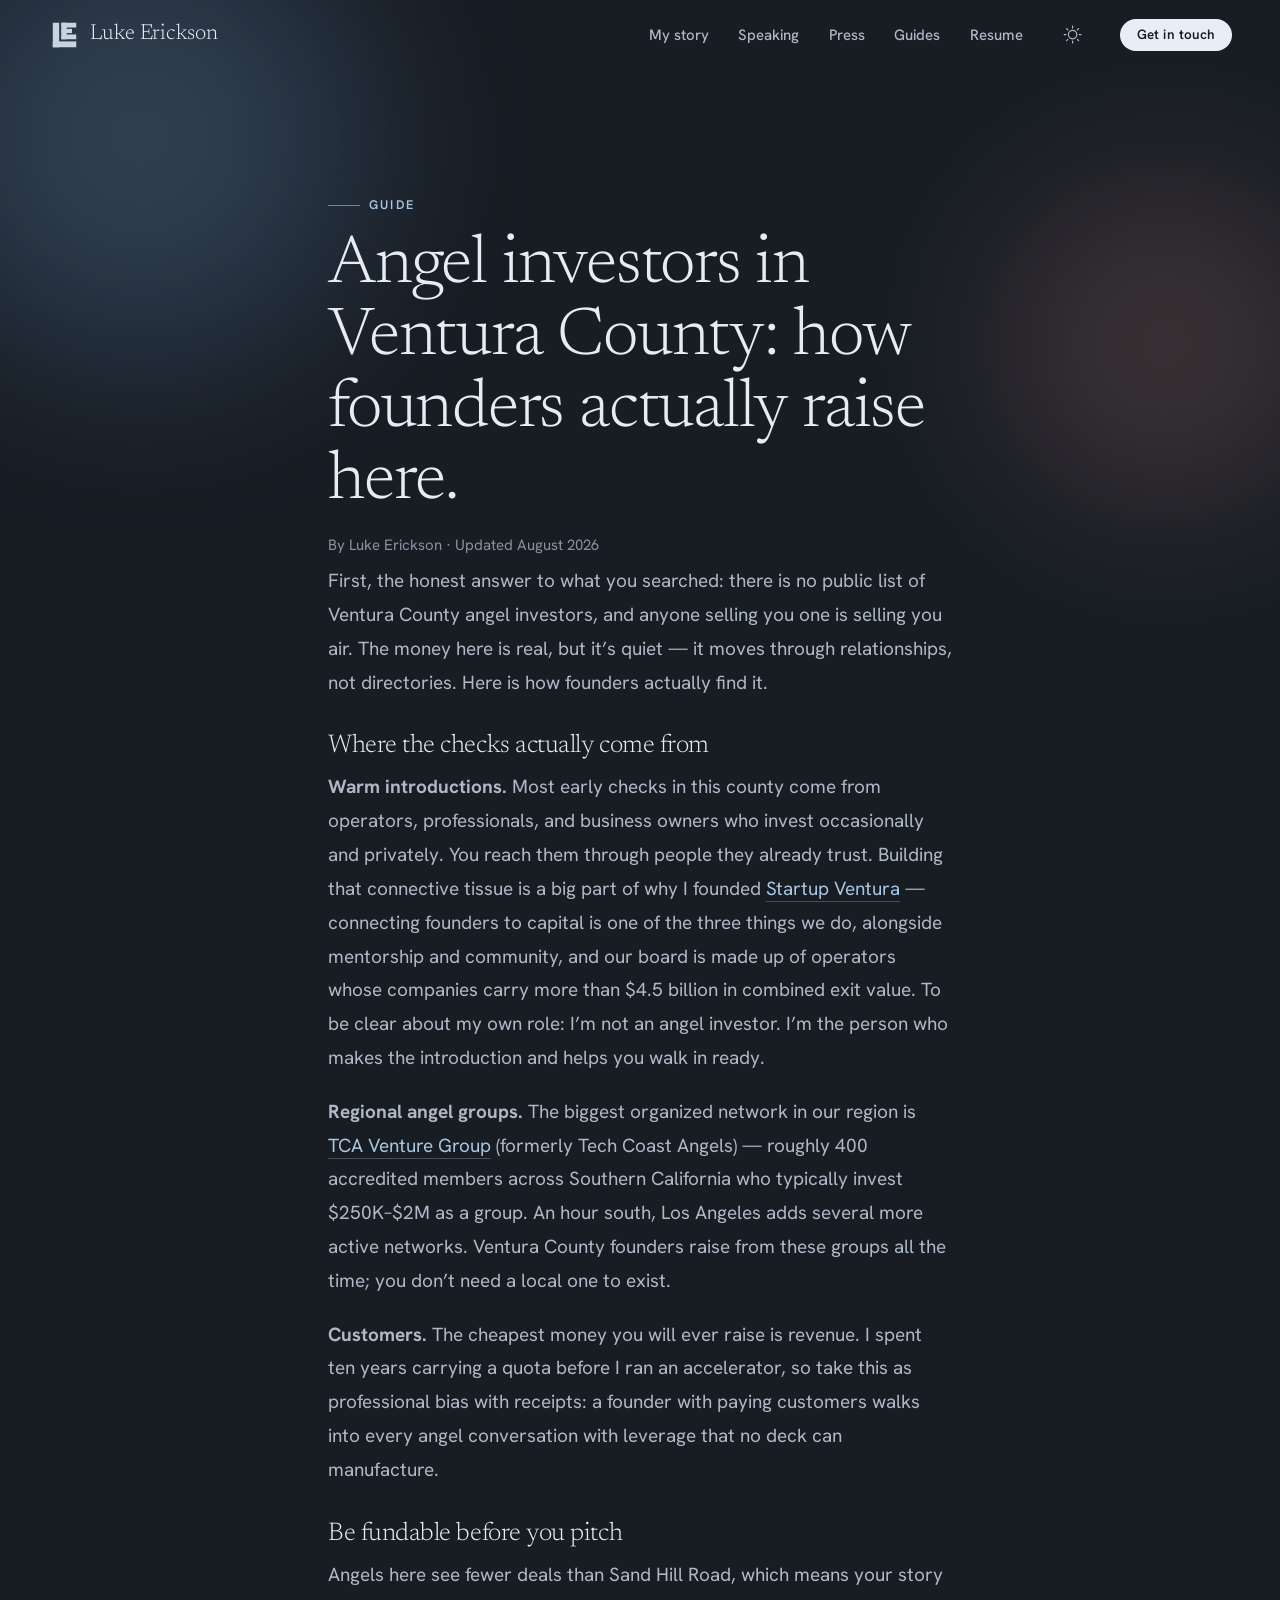
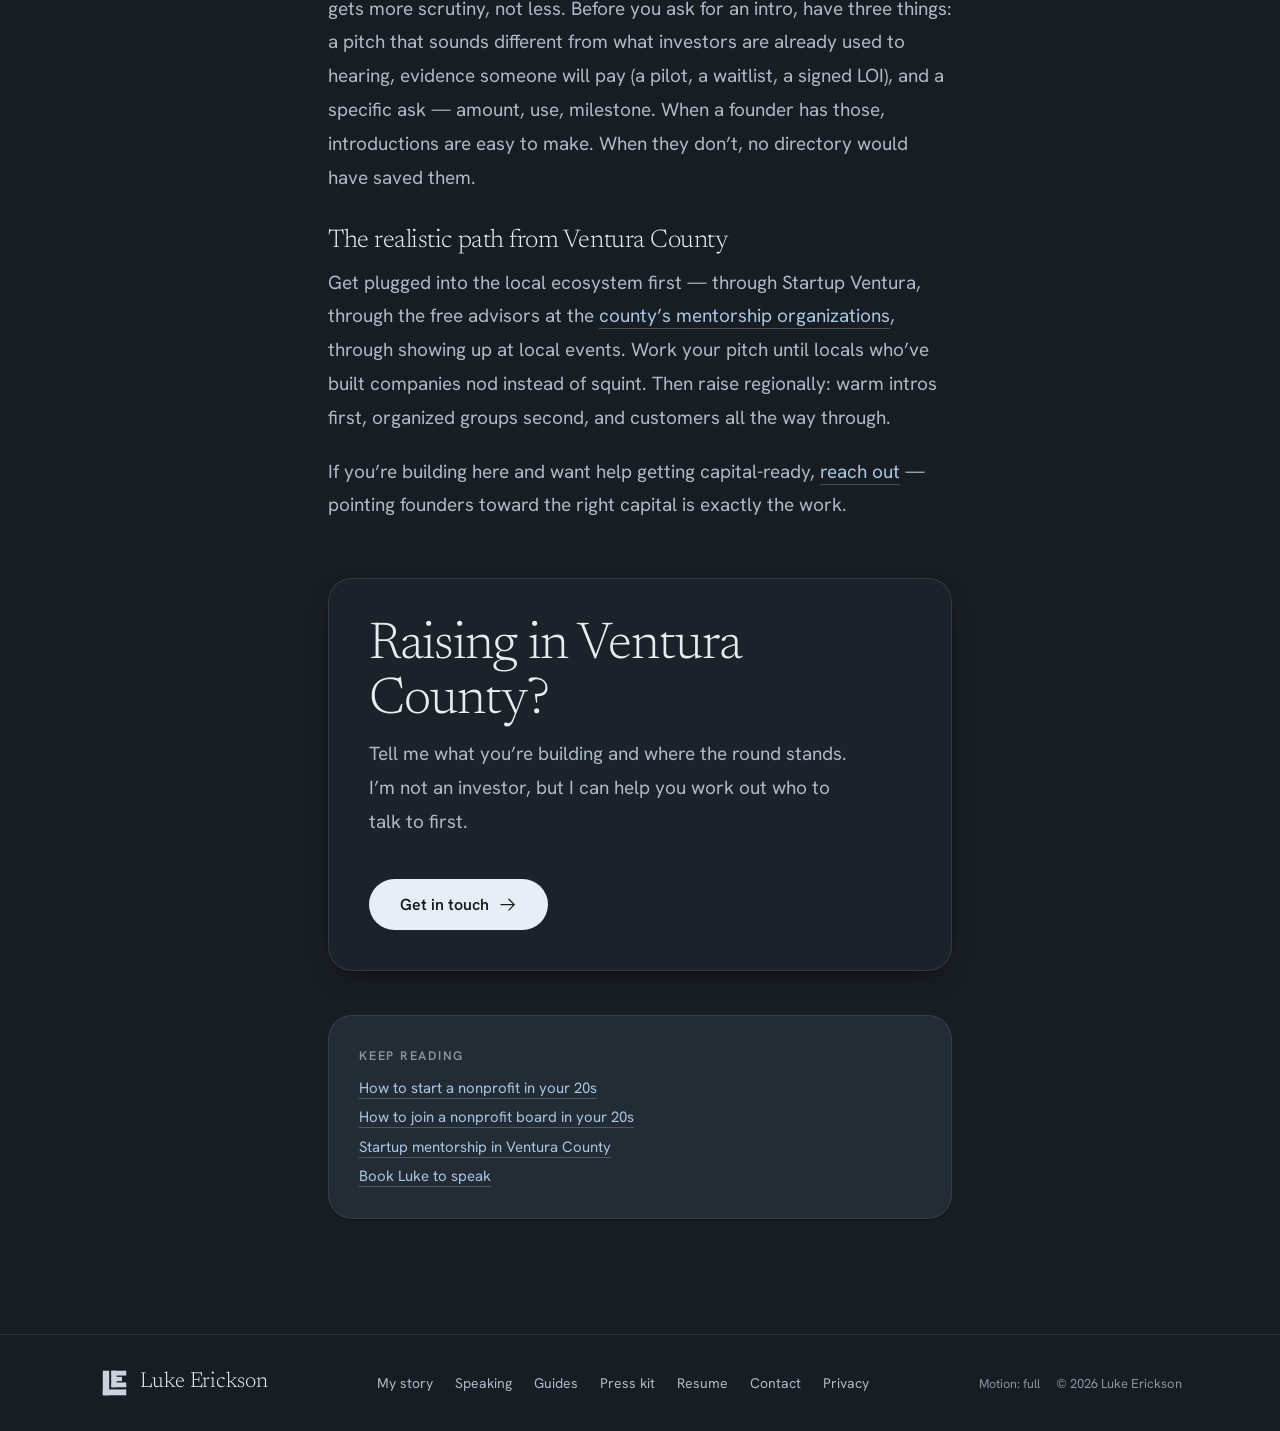
<file: guides/angel-investors-ventura-county/index.html>
<!DOCTYPE html>
<html lang="en" data-theme="dark">
<head>
<meta charset="UTF-8" />
<meta name="viewport" content="width=device-width, initial-scale=1" />

<!-- No-flash theme + motion: applied before first paint -->
<script>
(function(){try{var t=localStorage.getItem('luke-theme')||'dark';document.documentElement.setAttribute('data-theme',t);}catch(e){document.documentElement.setAttribute('data-theme','dark');}
try{var m=localStorage.getItem('luke-motion');if(!m){m=window.matchMedia&&window.matchMedia('(prefers-reduced-motion: reduce)').matches?'still':'rich';}document.documentElement.setAttribute('data-motion',m);}catch(e){document.documentElement.setAttribute('data-motion','rich');}})();
</script>
<style>html[data-theme="dark"]{background:#181D24}html[data-theme="light"]{background:#F7F9FC}</style>

<title>Angel Investors in Ventura County: How Founders Raise</title>
<meta name="description" content="No directory of Ventura County angel investors exists. How local founders actually find angel capital: warm intros, regional groups, and being fundable first." />
<link rel="canonical" href="https://lukeerickson.com/guides/angel-investors-ventura-county/" />
<meta name="robots" content="index, follow" />
<meta name="author" content="Luke Erickson" />
<meta name="theme-color" content="#181D24" />
<meta property="og:type" content="article" />
<meta property="og:site_name" content="Luke Erickson" />
<meta property="og:title" content="Angel Investors in Ventura County: How Founders Raise" />
<meta property="og:description" content="No directory of Ventura County angel investors exists. How local founders actually find angel capital: warm intros, regional groups, and being fundable first." />
<meta property="og:url" content="https://lukeerickson.com/guides/angel-investors-ventura-county/" />
<meta property="og:image" content="https://lukeerickson.com/assets/og/luke-erickson-og.jpg" />
<meta property="og:image:width" content="1200" />
<meta property="og:image:height" content="630" />
<meta property="og:image:alt" content="Luke Erickson" />
<meta name="twitter:card" content="summary_large_image" />
<meta name="twitter:title" content="Angel Investors in Ventura County: How Founders Raise" />
<meta name="twitter:description" content="No directory of Ventura County angel investors exists. How local founders actually find angel capital: warm intros, regional groups, and being fundable first." />
<meta name="twitter:image" content="https://lukeerickson.com/assets/og/luke-erickson-og.jpg" />
<link rel="icon" type="image/svg+xml" href="/assets/logo/LE-monogram.svg" />
<link rel="apple-touch-icon" href="/assets/og/apple-touch-icon.png" />
<link rel="manifest" href="/site.webmanifest" />
<link rel="preload" as="font" type="font/woff2" href="/assets/fonts/newsreader-300.woff2" crossorigin />
<link rel="preload" as="font" type="font/woff2" href="/assets/fonts/hanken-grotesk-400.woff2" crossorigin />
<style data-inline-css>
/* ============================================================
   Luke Erickson — lukeerickson.com
   Full design system (ported verbatim from the approved
   "Luke Erickson Design System" handoff) + page styles.
   Light + dark themes. Default theme is dark (set on <html>).
   ============================================================ */

/* ---------------- Webfonts (self-hosted, swap) ---------------- */
@font-face{font-family:'Newsreader';font-style:normal;font-weight:300;font-display:swap;src:url('/assets/fonts/newsreader-300.woff2') format('woff2');}
@font-face{font-family:'Newsreader';font-style:normal;font-weight:400;font-display:swap;src:url('/assets/fonts/newsreader-400.woff2') format('woff2');}
@font-face{font-family:'Newsreader';font-style:normal;font-weight:500;font-display:swap;src:url('/assets/fonts/newsreader-500.woff2') format('woff2');}
@font-face{font-family:'Newsreader';font-style:italic;font-weight:300;font-display:swap;src:url('/assets/fonts/newsreader-300-italic.woff2') format('woff2');}
@font-face{font-family:'Newsreader';font-style:italic;font-weight:400;font-display:swap;src:url('/assets/fonts/newsreader-400-italic.woff2') format('woff2');}
@font-face{font-family:'Hanken Grotesk';font-style:normal;font-weight:400;font-display:swap;src:url('/assets/fonts/hanken-grotesk-400.woff2') format('woff2');}
@font-face{font-family:'Hanken Grotesk';font-style:normal;font-weight:500;font-display:swap;src:url('/assets/fonts/hanken-grotesk-500.woff2') format('woff2');}
@font-face{font-family:'Hanken Grotesk';font-style:normal;font-weight:600;font-display:swap;src:url('/assets/fonts/hanken-grotesk-600.woff2') format('woff2');}
@font-face{font-family:'Hanken Grotesk';font-style:normal;font-weight:700;font-display:swap;src:url('/assets/fonts/hanken-grotesk-700.woff2') format('woff2');}

/* ============================ TOKENS (light) ============================ */
:root{
  --white:#FFFFFF;--sky-0:#F7F9FC;--sky-50:#FBFCFE;--sky-100:#F1F5FA;--sky-150:#EAF0F7;--sky-200:#E1E9F2;--sky-300:#D2DDEA;
  --blue-700:#3F6E9E;--blue-600:#4A77A6;--blue-500:#7BA7D1;--blue-400:#9CBFDD;--blue-300:#BCD4E8;--blue-200:#D6E4F1;--blue-100:#E7F0F8;--blue-50:#F2F7FB;
  --coral-700:#C9745F;--coral-600:#DD8470;--coral-500:#F0A292;--coral-400:#F4B6A8;--coral-300:#F8CDC2;--coral-200:#FBDFD8;--coral-100:#FDECE7;
  --ink-900:#2A333E;--ink-800:#34404E;--ink-700:#44505F;--ink-600:#5B6675;--ink-500:#74808E;--ink-400:#8A94A1;--ink-300:#AAB3BF;--ink-200:#C9D0D9;--ink-100:#E4E9F0;

  --color-bg:var(--sky-0);--color-bg-tint:var(--sky-100);--color-surface:var(--white);--color-surface-sunken:var(--sky-100);--color-surface-translucent:rgba(255,255,255,.72);
  --color-border:var(--sky-200);--color-border-strong:var(--sky-300);
  --text-primary:var(--ink-800);--text-secondary:var(--ink-600);--text-muted:#69727F;--text-faint:var(--ink-400);
  --text-on-ink:#F4F7FB;--text-on-coral:var(--ink-900);
  --accent-blue:var(--blue-500);--accent-blue-ink:var(--blue-700);--accent-coral:var(--coral-500);--accent-coral-ink:#A35E4D;
  --logo-l:#5B6675;--logo-e:#5B6675;
  --link:var(--blue-700);--link-hover:#355E86;--focus-ring:rgba(123,167,209,.55);
  --color-bg-deep:var(--sky-150);--color-surface-2:var(--sky-50);--color-input-bg:var(--white);--glass-border:rgba(255,255,255,.6);--color-hover-surface:var(--sky-100);
  --btn-primary-bg:var(--ink-800);--btn-primary-fg:var(--text-on-ink);--btn-primary-bg-hover:var(--ink-900);
  --btn-secondary-bg:var(--white);--btn-secondary-bg-hover:var(--sky-50);
  --color-chip-bg:var(--blue-100);--color-chip-fg:var(--blue-700);--color-chip-bg-hover:var(--blue-200);
  --tag-neutral-bg:var(--sky-100);--tag-neutral-fg:var(--ink-700);--tag-neutral-border:var(--sky-200);
  --tag-blue-bg:var(--blue-100);--tag-blue-fg:var(--blue-700);--tag-coral-bg:var(--coral-100);--tag-coral-fg:#9C4A34;
  --cloud-blue:rgba(123,167,209,.22);--cloud-blue-soft:rgba(156,191,221,.16);--cloud-coral:rgba(240,162,146,.16);--cloud-coral-soft:rgba(244,182,168,.11);--cloud-white:rgba(255,255,255,.85);

  /* type */
  --font-display:'Newsreader','Iowan Old Style','Palatino Linotype','Times New Roman',serif;
  --font-sans:'Hanken Grotesk',system-ui,-apple-system,'Segoe UI',Helvetica,Arial,sans-serif;
  --font-mono:ui-monospace,'SF Mono',Menlo,Consolas,monospace;
  --fw-display-thin:200;--fw-display:300;--fw-display-book:400;--fw-regular:400;--fw-medium:500;--fw-semibold:600;--fw-bold:700;
  --text-display-2xl:clamp(3.5rem,2.1rem + 6vw,7rem);--text-display-xl:clamp(3rem,2rem + 4.6vw,5.5rem);
  --text-display-lg:clamp(2.5rem,1.85rem + 3.2vw,4.25rem);--text-display-md:clamp(2rem,1.55rem + 2.2vw,3.25rem);
  --text-h3:clamp(1.3rem,1.17rem + .65vw,1.6rem);
  --text-body-lg:1.1875rem;--text-body:1.0625rem;--text-body-sm:.9375rem;--text-caption:.8125rem;--text-eyebrow:.78125rem;
  --lh-display:1.06;--lh-tight:1.15;--lh-heading:1.22;--lh-snug:1.4;--lh-body:1.65;--lh-relaxed:1.78;
  --ls-display:-.018em;--ls-tight:-.01em;--ls-wide:.04em;--ls-eyebrow:.18em;

  /* spacing */
  --space-1:.25rem;--space-2:.5rem;--space-3:.75rem;--space-4:1rem;--space-5:1.25rem;--space-6:1.5rem;--space-8:2rem;--space-10:2.5rem;--space-12:3rem;--space-16:4rem;
  --page-gutter:clamp(1.25rem,5vw,3rem);

  /* effects */
  --radius-xs:6px;--radius-sm:10px;--radius-md:16px;--radius-lg:24px;--radius-xl:36px;--radius-2xl:48px;--radius-pill:999px;--radius-circle:50%;
  --shadow-xs:0 1px 2px rgba(80,110,150,.06);--shadow-sm:0 2px 10px -2px rgba(80,110,150,.10);
  --shadow-md:0 12px 28px -14px rgba(70,100,145,.20),0 2px 8px -4px rgba(70,100,145,.08);
  --shadow-lg:0 28px 56px -22px rgba(63,93,140,.26),0 8px 20px -14px rgba(63,93,140,.10);
  --shadow-xl:0 44px 90px -30px rgba(58,88,135,.30),0 14px 30px -18px rgba(58,88,135,.12);
  --shadow-soft:0 24px 70px -28px rgba(99,128,170,.30);--shadow-coral:0 24px 60px -26px rgba(225,140,118,.26);
  --ring-focus:0 0 0 3px var(--focus-ring);
  --blur-glass:16px;--blur-cloud:64px;
  --ease-out:cubic-bezier(.22,1,.36,1);--ease-in-out:cubic-bezier(.65,0,.35,1);--ease-soft:cubic-bezier(.4,0,.2,1);--ease-drift:cubic-bezier(.45,.05,.55,.95);
  --dur-fast:150ms;--dur-med:280ms;--dur-slow:520ms;--dur-drift:32s;
  --z-clouds:1;--z-content:2;--z-nav:50;
}

/* ============================ TOKENS (dark, default) ============================ */
[data-theme="dark"]{
  --color-bg:#181D24;--color-bg-deep:#0E1217;--color-bg-tint:#1E242D;--color-surface:#232B35;--color-surface-sunken:#14181E;--color-surface-2:#2A3340;
  --color-surface-translucent:rgba(31,38,47,.62);--color-input-bg:#1B212A;--glass-border:rgba(255,255,255,.10);
  --color-border:rgba(180,198,219,.12);--color-border-strong:rgba(180,198,219,.22);
  --text-primary:#E7ECF3;--text-secondary:#AEB9C7;--text-muted:#8994A2;--text-faint:#5E6A78;--text-on-coral:#20262E;
  --accent-blue:#8FB8DE;--accent-blue-ink:#A9C6E2;--accent-coral:#F0A292;--accent-coral-ink:#F2B3A6;
  --link:#A9C6E2;--link-hover:#C7DBEE;--focus-ring:rgba(143,184,222,.50);
  --logo-l:#C9D2DD;--logo-e:#C9D2DD;
  --btn-primary-bg:#E8EEF5;--btn-primary-fg:#161B22;--btn-primary-bg-hover:#FFFFFF;--btn-secondary-bg:var(--color-surface);--btn-secondary-bg-hover:var(--color-surface-2);
  --color-chip-bg:rgba(143,184,222,.15);--color-chip-fg:#BBD4EC;--color-chip-bg-hover:rgba(143,184,222,.24);--color-hover-surface:rgba(255,255,255,.06);
  --tag-neutral-bg:rgba(255,255,255,.06);--tag-neutral-fg:#C2CCD8;--tag-neutral-border:rgba(255,255,255,.09);
  --tag-blue-bg:rgba(143,184,222,.16);--tag-blue-fg:#BBD4EC;--tag-coral-bg:rgba(240,162,146,.16);--tag-coral-fg:#F4B6A8;
  --cloud-blue:rgba(123,167,209,.30);--cloud-blue-soft:rgba(96,140,190,.20);--cloud-coral:rgba(240,162,146,.18);--cloud-coral-soft:rgba(228,150,135,.12);--cloud-white:rgba(176,203,230,.16);
  --shadow-xs:0 1px 2px rgba(0,0,0,.40);--shadow-sm:0 2px 10px -2px rgba(0,0,0,.50);
  --shadow-md:0 12px 28px -14px rgba(0,0,0,.60),0 2px 8px -4px rgba(0,0,0,.40);
  --shadow-lg:0 28px 56px -22px rgba(0,0,0,.65),0 8px 20px -14px rgba(0,0,0,.50);
  --shadow-xl:0 44px 90px -30px rgba(0,0,0,.70),0 14px 30px -18px rgba(0,0,0,.55);
  --shadow-soft:0 24px 70px -28px rgba(40,70,110,.55);--shadow-coral:0 24px 60px -26px rgba(0,0,0,.50);
}

/* ============================ BASE ============================ */
*,*::before,*::after{box-sizing:border-box;}
html{scroll-behavior:smooth;-webkit-text-size-adjust:100%;}
body{
  margin:0;background:var(--color-bg);color:var(--text-primary);
  font-family:var(--font-sans);font-size:var(--text-body);line-height:var(--lh-body);
  -webkit-font-smoothing:antialiased;text-rendering:optimizeLegibility;overflow-x:hidden;
}
img,svg{display:block;max-width:100%;}
a{color:var(--link);text-decoration:none;}
:focus-visible{outline:2px solid var(--accent-blue-ink);outline-offset:2px;border-radius:4px;}
.skip-link{position:absolute;left:-9999px;top:0;background:var(--btn-primary-bg);color:var(--btn-primary-fg);padding:.7rem 1.1rem;border-radius:var(--radius-pill);z-index:200;font-weight:600;}
.skip-link:focus{left:16px;top:16px;}
.visually-hidden{position:absolute!important;width:1px;height:1px;padding:0;margin:-1px;overflow:hidden;clip:rect(0 0 0 0);white-space:nowrap;border:0;}

/* ============================ TYPE HELPERS ============================ */
.ds-display{font-family:var(--font-display);font-weight:var(--fw-display);line-height:var(--lh-display);letter-spacing:var(--ls-display);color:var(--text-primary);margin:0;}
.ds-eyebrow{font-family:var(--font-sans);font-weight:var(--fw-semibold);font-size:var(--text-eyebrow);letter-spacing:var(--ls-eyebrow);text-transform:uppercase;color:var(--accent-blue-ink);display:inline-flex;align-items:center;gap:.7em;}
.ds-eyebrow--line::before{content:"";width:2rem;height:1px;background:currentColor;opacity:.6;flex:none;}
.ds-prose{font-size:var(--text-body-lg);line-height:var(--lh-relaxed);color:var(--text-secondary);}
.ds-prose p{margin:0;}
.ds-prose p+p{margin-top:1.05em;}
.ds-link{color:var(--link);text-decoration:none;border-bottom:1px solid color-mix(in srgb,var(--link) 30%,transparent);transition:color var(--dur-fast) var(--ease-soft),border-color var(--dur-fast) var(--ease-soft);}
.ds-link:hover{color:var(--link-hover);border-bottom-color:var(--link-hover);}

/* ============================ ICONS ============================ */
.icon{width:1.2em;height:1.2em;fill:currentColor;flex:none;}

/* ============================ BUTTON ============================ */
.ds-btn{display:inline-flex;align-items:center;justify-content:center;gap:.55em;font-family:var(--font-sans);font-weight:var(--fw-semibold);font-size:.9375rem;line-height:1;letter-spacing:.005em;padding:.75rem 1.4rem;border-radius:var(--radius-pill);border:1px solid transparent;background:transparent;color:var(--text-primary);cursor:pointer;white-space:nowrap;text-decoration:none;transition:background var(--dur-fast) var(--ease-soft),color var(--dur-fast) var(--ease-soft),border-color var(--dur-fast) var(--ease-soft),box-shadow var(--dur-med) var(--ease-out),transform var(--dur-med) var(--ease-out);}
.ds-btn:focus-visible{outline:none;box-shadow:var(--ring-focus);}
.ds-btn__icon{display:inline-flex;font-size:1.15em;line-height:0;}
.ds-btn__icon .icon{width:1.05em;height:1.05em;}
.ds-btn--sm{padding:.5rem 1rem;font-size:.84375rem;}
.ds-btn--lg{padding:.95rem 1.85rem;font-size:1rem;}
.ds-btn--primary{background:var(--btn-primary-bg);color:var(--btn-primary-fg);}
.ds-btn--primary:hover{background:var(--btn-primary-bg-hover);transform:translateY(-1px);box-shadow:var(--shadow-md);}
.ds-btn--primary:active{transform:translateY(0) scale(.99);box-shadow:var(--shadow-sm);}
.ds-btn--coral{background:var(--accent-coral);color:var(--text-on-coral);}
.ds-btn--coral:hover{background:var(--coral-400);transform:translateY(-1px);box-shadow:var(--shadow-coral);}
.ds-btn--soft{background:var(--color-chip-bg);color:var(--color-chip-fg);}
.ds-btn--soft:hover{background:var(--color-chip-bg-hover);}
.ds-btn--secondary{background:var(--btn-secondary-bg);color:var(--text-primary);border-color:var(--color-border-strong);}
.ds-btn--secondary:hover{background:var(--btn-secondary-bg-hover);transform:translateY(-1px);box-shadow:var(--shadow-sm);}
.ds-btn--ghost{background:transparent;color:var(--text-primary);}
.ds-btn--ghost:hover{background:var(--color-hover-surface);}
.ds-btn--link{background:transparent;color:var(--link);padding-inline:0;border-radius:0;}
.ds-btn--link:hover{color:var(--link-hover);}
.ds-btn--link .ds-btn__icon{transition:transform var(--dur-med) var(--ease-out);}
.ds-btn--link:hover .ds-btn__icon{transform:translateX(3px);}

/* ============================ ICON BUTTON ============================ */
.ds-iconbtn{display:inline-grid;place-items:center;width:2.75rem;height:2.75rem;border-radius:var(--radius-circle);border:1px solid transparent;background:transparent;color:var(--text-secondary);cursor:pointer;font-size:1.2rem;line-height:0;transition:background var(--dur-fast) var(--ease-soft),color var(--dur-fast) var(--ease-soft),border-color var(--dur-fast) var(--ease-soft),box-shadow var(--dur-med) var(--ease-out);}
.ds-iconbtn:hover{background:var(--color-hover-surface);color:var(--text-primary);}
.ds-iconbtn:focus-visible{outline:none;box-shadow:var(--ring-focus);}
.ds-iconbtn .icon{width:1.2rem;height:1.2rem;}
.ds-iconbtn--soft{background:var(--color-surface);border-color:var(--color-border);box-shadow:var(--shadow-xs);}
.ds-iconbtn--soft:hover{border-color:var(--color-border-strong);color:var(--text-primary);}

/* ============================ TAG ============================ */
.ds-tag{display:inline-flex;align-items:center;gap:.4em;font-family:var(--font-sans);font-weight:var(--fw-semibold);font-size:.8125rem;letter-spacing:.01em;line-height:1;padding:.4rem .75rem;border-radius:var(--radius-pill);border:1px solid transparent;white-space:nowrap;}
.ds-tag--neutral{background:var(--tag-neutral-bg);color:var(--tag-neutral-fg);border-color:var(--tag-neutral-border);}
.ds-tag--blue{background:var(--tag-blue-bg);color:var(--tag-blue-fg);}
.ds-tag--coral{background:var(--tag-coral-bg);color:var(--tag-coral-fg);}
.ds-tag--outline{background:transparent;color:var(--text-secondary);border-color:var(--color-border-strong);}
.ds-tag--sm{font-size:.75rem;padding:.25rem .6rem;}

/* ============================ CARD ============================ */
.ds-card{position:relative;background:var(--color-surface);border:1px solid var(--color-border);border-radius:var(--radius-lg);padding:var(--space-8);box-shadow:var(--shadow-sm);transition:transform var(--dur-med) var(--ease-out),box-shadow var(--dur-med) var(--ease-out),border-color var(--dur-med) var(--ease-out);}
.ds-card--raised{box-shadow:var(--shadow-md);}
.ds-card--glass{background:var(--color-surface-translucent);backdrop-filter:blur(var(--blur-glass));-webkit-backdrop-filter:blur(var(--blur-glass));border-color:var(--glass-border);box-shadow:var(--shadow-md);}
.ds-card--interactive{cursor:pointer;}
.ds-card--interactive:hover{transform:translateY(-3px);box-shadow:var(--shadow-lg);border-color:transparent;}

/* ============================ INPUT / FIELD ============================ */
.ds-field{display:flex;flex-direction:column;gap:.5rem;}
.ds-field__label{font-family:var(--font-sans);font-weight:var(--fw-semibold);font-size:var(--text-eyebrow);letter-spacing:var(--ls-eyebrow);text-transform:uppercase;color:var(--text-secondary);}
.ds-input{width:100%;font-family:var(--font-sans);font-size:1rem;color:var(--text-primary);background:var(--color-input-bg);border:1px solid var(--color-border-strong);border-radius:var(--radius-md);padding:.8rem 1rem;transition:border-color var(--dur-fast) var(--ease-soft),box-shadow var(--dur-fast) var(--ease-soft),background var(--dur-fast) var(--ease-soft);}
.ds-input::placeholder{color:var(--text-muted);}
.ds-input:focus{outline:none;border-color:var(--accent-blue);box-shadow:var(--ring-focus);}
textarea.ds-input{resize:vertical;min-height:7rem;line-height:var(--lh-body);}

/* ============================ STAT ============================ */
.ds-stat{display:flex;flex-direction:column;gap:.35rem;}
.ds-stat__num{font-family:var(--font-display);font-weight:var(--fw-display);font-size:var(--text-display-md);line-height:1;letter-spacing:var(--ls-display);color:var(--text-primary);}
.ds-stat__num em{font-style:normal;color:var(--accent-coral);}
.ds-stat__label{font-family:var(--font-sans);font-weight:var(--fw-semibold);font-size:var(--text-eyebrow);letter-spacing:var(--ls-eyebrow);text-transform:uppercase;color:var(--accent-blue-ink);}

/* ============================ DIVIDER ============================ */
.ds-divider{height:1px;border:0;background:var(--color-border);margin:0;}

/* ============================ WORDMARK / MONOGRAM ============================ */
.ds-wordmark{display:inline-flex;align-items:center;gap:.6rem;font-family:var(--font-display);color:var(--text-primary);text-decoration:none;line-height:1;}
.ds-wordmark__mark{display:block;flex:none;width:32px;height:32px;}
.ds-wordmark__name{font-weight:var(--fw-display);font-size:1.35rem;letter-spacing:var(--ls-tight);white-space:nowrap;}
.ds-monogram .le-l{fill:var(--logo-l);}
.ds-monogram .le-e{fill:var(--logo-e);}

/* ============================ ATMOSPHERE / CLOUDS ============================ */
.ds-sky{position:relative;isolation:isolate;background:var(--color-bg);}
.ds-sky__field{position:fixed;inset:0;z-index:var(--z-clouds);overflow:hidden;pointer-events:none;}
.ds-sky__content{position:relative;z-index:var(--z-content);}
.ds-cloud{position:absolute;border-radius:50%;filter:blur(var(--blur-cloud));will-change:transform;transform:translateZ(0);}
.ds-cloud--blue{background:radial-gradient(circle at 50% 45%,var(--cloud-blue) 0%,var(--cloud-blue-soft) 42%,transparent 70%);}
.ds-cloud--coral{background:radial-gradient(circle at 50% 50%,var(--cloud-coral) 0%,var(--cloud-coral-soft) 45%,transparent 72%);}
.ds-cloud--white{background:radial-gradient(circle at 50% 45%,var(--cloud-white) 0%,rgba(255,255,255,.5) 40%,transparent 70%);}
[data-theme="dark"] .ds-cloud--white{background:radial-gradient(circle at 50% 45%,var(--cloud-white) 0%,rgba(176,203,230,.08) 40%,transparent 70%);}
@keyframes ds-drift-a{0%{transform:translate3d(0,var(--py,0px),0) scale(1);}100%{transform:translate3d(4%,calc(var(--py,0px) - 3%),0) scale(1.06);}}
@keyframes ds-drift-b{0%{transform:translate3d(0,var(--py,0px),0) scale(1.04);}100%{transform:translate3d(-5%,calc(var(--py,0px) + 2%),0) scale(1);}}
@keyframes ds-drift-c{0%{transform:translate3d(0,var(--py,0px),0) scale(1);}100%{transform:translate3d(3%,calc(var(--py,0px) + 4%),0) scale(1.08);}}
.ds-drift-a{animation:ds-drift-a var(--dur-drift) var(--ease-drift) infinite alternate;}
.ds-drift-b{animation:ds-drift-b calc(var(--dur-drift) * 1.25) var(--ease-drift) infinite alternate;}
.ds-drift-c{animation:ds-drift-c calc(var(--dur-drift) * 1.55) var(--ease-drift) infinite alternate;}

/* ============================ LAYOUT ============================ */
.container{width:100%;max-width:1180px;margin:0 auto;padding-inline:clamp(20px,5vw,48px);}
.container--narrow{max-width:760px;}
.section{position:relative;padding-block:clamp(64px,9vw,132px);}
.section--tight{padding-block:clamp(40px,6vw,80px);}
section[id]{scroll-margin-top:80px;}
picture{display:contents;}
.section__head{display:flex;flex-direction:column;gap:14px;margin-bottom:clamp(32px,5vw,56px);max-width:52ch;}

/* ============================ HEADER / NAV ============================ */
.site-header{position:sticky;top:0;z-index:var(--z-nav);}
.site-header__inner{display:flex;align-items:center;justify-content:space-between;gap:16px;padding:13px clamp(20px,5vw,48px);background:transparent;border-bottom:1px solid transparent;transition:background var(--dur-med) var(--ease-soft),border-color var(--dur-med) var(--ease-soft);}
.site-header.is-scrolled .site-header__inner{background:var(--color-surface-translucent);backdrop-filter:blur(16px);-webkit-backdrop-filter:blur(16px);border-bottom-color:var(--color-border);}
.site-nav{display:flex;align-items:center;gap:clamp(10px,2vw,28px);}
.site-nav__links{display:flex;align-items:center;gap:clamp(10px,2vw,28px);}
.nav-link{background:none;border:0;cursor:pointer;font-family:var(--font-sans);font-weight:500;font-size:15px;color:var(--text-secondary);padding:6px 2px;white-space:nowrap;transition:color var(--dur-fast) var(--ease-soft);text-decoration:none;}
.nav-link:hover,.nav-link:focus-visible{color:var(--text-primary);}
.nav-toggle{display:none;}

/* ============================ HERO ============================ */
.hero{padding-top:clamp(40px,7vw,84px);padding-bottom:clamp(40px,6vw,72px);}
.hero__grid{display:grid;grid-template-columns:1.05fr .95fr;gap:clamp(32px,5vw,72px);align-items:center;}
.hero__copy{display:flex;flex-direction:column;align-items:flex-start;gap:22px;max-width:38ch;}
.hero__name{font-size:var(--text-display-2xl);}
.hero__lead{max-width:42ch;}
.hero__cta{display:flex;align-items:center;gap:18px;flex-wrap:wrap;}
.hero__media{position:relative;justify-self:end;width:100%;max-width:440px;will-change:transform;}
.hero__photo{width:100%;aspect-ratio:4/5;height:auto;object-fit:cover;border-radius:var(--radius-xl);box-shadow:var(--shadow-soft),var(--shadow-lg);background:var(--color-surface-sunken);}
.hero__chip{position:absolute;left:-22px;bottom:34px;display:inline-flex;align-items:center;gap:10px;padding:11px 17px;border-radius:var(--radius-pill);font-size:14px;font-weight:600;color:var(--text-primary);}
.hero__chip-dot{width:9px;height:9px;border-radius:50%;background:var(--accent-coral);box-shadow:0 0 0 0 var(--accent-coral);animation:chipPulse 2.6s var(--ease-soft) infinite;}
@keyframes chipPulse{0%{box-shadow:0 0 0 0 rgba(240,162,146,.5);}70%{box-shadow:0 0 0 9px rgba(240,162,146,0);}100%{box-shadow:0 0 0 0 rgba(240,162,146,0);}}
.hero__socials{position:absolute;right:14px;bottom:-22px;display:flex;gap:8px;}
.hero__stats{display:flex;gap:clamp(28px,5vw,64px);flex-wrap:wrap;margin-top:clamp(40px,6vw,72px);}

/* ============================ MARQUEE ============================ */
.marquee-wrap{margin-top:clamp(40px,6vw,72px);}
.marquee{overflow:hidden;-webkit-mask-image:linear-gradient(90deg,transparent,#000 8%,#000 92%,transparent);mask-image:linear-gradient(90deg,transparent,#000 8%,#000 92%,transparent);}
.marquee__track{display:flex;align-items:center;gap:clamp(28px,4vw,52px);width:max-content;animation:marquee 38s linear infinite;}
.marquee:hover .marquee__track,.marquee:focus-within .marquee__track{animation-play-state:paused;}
.marquee__item{font-family:var(--font-display);font-weight:var(--fw-display-book);font-size:clamp(1.05rem,.9rem + .6vw,1.45rem);color:var(--text-muted);white-space:nowrap;letter-spacing:.01em;}
.marquee__dot{width:5px;height:5px;border-radius:50%;background:var(--accent-coral);opacity:.7;flex:none;}
/* Logo variant: white-silhouette PNGs (alpha = shape), tinted per theme via filter */
.marquee__track--logos{list-style:none;margin:0;padding:0;gap:clamp(34px,5vw,64px);}
.marquee__logo{flex:none;display:flex;align-items:center;}
.marquee__logo img{display:block;height:clamp(30px,2.8vw,40px);width:auto;opacity:.88;transition:opacity .25s ease;}
[data-theme="dark"] .marquee__logo img{filter:brightness(0) invert(.86) sepia(.05) saturate(.5);}
[data-theme="light"] .marquee__logo img{filter:brightness(0) invert(.38) sepia(.12) saturate(.7);}
.marquee__logo:hover img{opacity:1;}
/* Square marks (One Tap, Rotary, Utah) read small at cap-height; give them a touch more */
.marquee__logo img[alt="One Tap"],.marquee__logo img[alt="Rotary Club of Ventura"],.marquee__logo img[alt="University of Utah"]{height:clamp(38px,3.6vw,50px);}
@keyframes marquee{from{transform:translateX(0);}to{transform:translateX(-50%);}}

/* ============================ ABOUT ============================ */
.about__grid{display:grid;grid-template-columns:.85fr 1.15fr;gap:clamp(32px,5vw,72px);align-items:center;}
.about__photo{width:100%;aspect-ratio:4/5;height:auto;object-fit:cover;border-radius:var(--radius-lg);box-shadow:var(--shadow-soft);background:var(--color-surface-sunken);}
.about__body{display:flex;flex-direction:column;align-items:flex-start;gap:20px;}
.about__tags{display:flex;gap:10px;flex-wrap:wrap;}

/* ============================ EXPERIENCE TIMELINE ============================ */
.xp{list-style:none;margin:0;padding:0;}
.xp__item{display:grid;grid-template-columns:58px 1fr;gap:clamp(16px,2.5vw,26px);padding:clamp(22px,3vw,30px) 0;border-top:1px solid var(--color-border);}
.xp__item:first-child{border-top:0;padding-top:0;}
.xp__tile{width:58px;height:58px;border-radius:var(--radius-md);background:var(--color-surface-2);border:1px solid var(--color-border);display:grid;place-items:center;color:var(--accent-blue-ink);}
.xp__tile .icon{width:27px;height:27px;}
.xp__body{min-width:0;display:flex;flex-direction:column;gap:8px;}
.xp__head{display:flex;align-items:baseline;justify-content:space-between;gap:16px;flex-wrap:wrap;}
.xp__role{font-family:var(--font-display);font-weight:var(--fw-display);font-size:clamp(1.35rem,1.1rem + .9vw,1.7rem);line-height:1.12;letter-spacing:-.015em;color:var(--text-primary);margin:0;}
.xp__dates{font-family:var(--font-mono);font-size:13px;color:var(--text-muted);white-space:nowrap;}
.xp__org{font-size:14.5px;color:var(--accent-blue-ink);font-weight:var(--fw-semibold);}
.xp__org .xp__loc{color:var(--text-muted);font-weight:var(--fw-regular);}
.xp__org a{color:inherit;text-decoration:none;border-bottom:1px solid color-mix(in srgb,currentColor 35%,transparent);transition:border-color var(--dur-fast) var(--ease-soft);}
.xp__org a:hover{border-bottom-color:currentColor;}
.xp__desc{font-size:15.5px;line-height:1.6;color:var(--text-secondary);margin:.2em 0 0;max-width:62ch;}
.xp__tags{display:flex;gap:8px;flex-wrap:wrap;margin-top:4px;}
.xp__more{margin-top:clamp(28px,4vw,44px);}

/* ============================ GALLERY ============================ */
.gallery{columns:3;column-gap:16px;}
.gallery__item{break-inside:avoid;margin:0 0 16px;position:relative;border-radius:var(--radius-md);overflow:hidden;box-shadow:var(--shadow-md);cursor:pointer;outline:none;display:block;background:var(--color-surface-sunken);}
.gallery__item img{width:100%;height:auto;display:block;transition:transform .6s var(--ease-out);}
.gallery__item:hover img,.gallery__item:focus-visible img{transform:scale(1.045);}
.gallery__item:focus-visible{outline:none;box-shadow:var(--shadow-md),var(--ring-focus);}
.gallery__cap{position:absolute;left:0;right:0;bottom:0;margin:0;padding:34px 16px 14px;font-family:var(--font-sans);font-size:13px;font-weight:600;letter-spacing:.01em;color:#fff;background:linear-gradient(to top,rgba(8,11,16,.82),rgba(8,11,16,.35) 55%,transparent);opacity:0;transform:translateY(10px);transition:opacity var(--dur-med) var(--ease-soft),transform var(--dur-med) var(--ease-out);}
.gallery__item:hover .gallery__cap,.gallery__item:focus-visible .gallery__cap{opacity:1;transform:none;}
/* Touch devices have no hover: show captions always so mobile keeps the credibility context */
@media (hover:none){.gallery__cap{opacity:1;transform:none;}}

/* ============================ CONTACT ============================ */
.contact__grid{display:grid;grid-template-columns:1.1fr .9fr;gap:clamp(36px,5vw,72px);align-items:start;}
.contact__copy{display:flex;flex-direction:column;align-items:flex-start;gap:18px;}
.contact__form{display:flex;flex-direction:column;gap:18px;width:100%;max-width:460px;}
.contact__aside{display:flex;flex-direction:column;gap:22px;}
.contact__card{display:flex;flex-direction:column;gap:18px;}
.contact__line{display:flex;align-items:flex-start;gap:12px;color:var(--text-secondary);font-size:15px;line-height:1.45;}
.contact__line .icon{width:20px;height:20px;flex:none;margin-top:1px;color:var(--accent-blue-ink);}
.contact__socials{display:flex;gap:10px;}
[hidden]{display:none!important;}
.contact__success{display:flex;gap:14px;align-items:center;}
.contact__success .icon{width:28px;height:28px;color:var(--accent-blue-ink);}

/* ============================ FOOTER ============================ */
.footer{border-top:1px solid var(--color-border);}
.footer__row{display:flex;align-items:center;justify-content:space-between;gap:20px;flex-wrap:wrap;padding-block:32px;}
.footer__nav{display:flex;gap:22px;flex-wrap:wrap;}
.footer__nav a{font-family:var(--font-sans);font-size:14px;color:var(--text-secondary);}
.footer__nav a:hover{color:var(--text-primary);}
.footer__copy{font-size:13px;color:var(--text-muted);}
.footer__meta{display:flex;align-items:center;gap:16px;flex-wrap:wrap;}
.motion-toggle{background:none;border:0;cursor:pointer;font-family:var(--font-sans);font-size:12.5px;color:var(--text-muted);display:inline-flex;align-items:center;gap:6px;padding:4px 0;}
.motion-toggle:hover{color:var(--text-secondary);}

/* ============================ RESUME PAGE ============================ */
.resume-page .container{max-width:1000px;}
.resume-hero{padding-top:clamp(40px,7vw,80px);padding-bottom:clamp(24px,4vw,48px);}
.resume-hero__grid{display:grid;grid-template-columns:1fr auto;gap:24px;align-items:end;}
.resume-hero__name{font-size:var(--text-display-xl);}
.resume-hero__role{color:var(--accent-blue-ink);font-weight:var(--fw-semibold);font-size:var(--text-body-lg);margin-top:8px;}
.resume-hero__contact{display:flex;flex-wrap:wrap;gap:8px 20px;margin-top:14px;color:var(--text-secondary);font-size:14.5px;}
.resume-hero__contact a{color:var(--text-secondary);}
.resume-hero__contact a:hover{color:var(--text-primary);}
.resume-hero__actions{display:flex;flex-direction:column;gap:10px;align-items:flex-end;}
.resume-block{margin-top:clamp(36px,5vw,64px);}
.resume-block__title{font-family:var(--font-display);font-weight:var(--fw-display);font-size:var(--text-display-md);margin:0 0 6px;letter-spacing:var(--ls-display);}
.edu{display:flex;flex-direction:column;gap:4px;padding:clamp(18px,2.5vw,24px) 0;border-top:1px solid var(--color-border);}
.edu:first-of-type{border-top:0;}
.edu__deg{font-family:var(--font-display);font-weight:var(--fw-display);font-size:1.4rem;line-height:1.15;color:var(--text-primary);}
.edu__school{color:var(--accent-blue-ink);font-weight:var(--fw-semibold);font-size:14.5px;}
.skills{display:flex;flex-direction:column;gap:18px;}
.skills__group{display:flex;flex-direction:column;gap:10px;}
.skills__label{font-size:var(--text-eyebrow);letter-spacing:var(--ls-eyebrow);text-transform:uppercase;color:var(--text-muted);font-weight:var(--fw-semibold);}
.skills__tags{display:flex;gap:8px;flex-wrap:wrap;}

/* ============================ STORY / ABOUT-ME PAGE ============================ */
.story__crumb{font-size:13px;color:var(--text-muted);margin-bottom:22px;display:flex;gap:8px;align-items:center;}
.story__crumb a{color:var(--text-muted);}
.story__crumb a:hover{color:var(--text-secondary);}
.story__title{font-size:var(--text-display-xl);margin-top:14px;}
.story__dek{font-size:clamp(1.15rem,1rem + .6vw,1.5rem);line-height:1.5;color:var(--text-secondary);max-width:36ch;margin-top:20px;}
.story__hero{display:block;width:100%;max-width:340px;aspect-ratio:4/5;height:auto;object-fit:cover;border-radius:var(--radius-lg);box-shadow:var(--shadow-soft);background:var(--color-surface-sunken);margin:clamp(28px,4vw,44px) 0;}
.story__body{font-size:var(--text-body-lg);}
.story__body h2{font-family:var(--font-display);font-weight:var(--fw-display);font-size:clamp(1.5rem,1.2rem + 1.1vw,2.05rem);line-height:1.18;letter-spacing:var(--ls-display);color:var(--text-primary);margin:clamp(34px,4.5vw,52px) 0 .5em;}
.story__body p{margin:0;color:var(--text-secondary);line-height:var(--lh-relaxed);}
.story__body p + p{margin-top:1.1em;}
.story__body strong{color:var(--text-primary);font-weight:var(--fw-semibold);}
.story__cta{display:flex;align-items:center;justify-content:space-between;gap:clamp(20px,4vw,40px);flex-wrap:wrap;margin-top:clamp(48px,6vw,72px);padding:clamp(28px,4vw,40px);}
.story__cta-actions{display:flex;flex-direction:column;gap:16px;align-items:flex-start;}
.story__back{margin-top:clamp(28px,4vw,40px);}
.story__credo{margin:clamp(36px,5vw,56px) 0 0;padding-left:22px;border-left:3px solid var(--accent-coral);}
.story__credo blockquote{font-family:var(--font-display);font-weight:var(--fw-display-book);font-style:italic;font-size:clamp(1.3rem,1.1rem + 1vw,1.85rem);line-height:1.3;color:var(--text-primary);margin:0;}
.story__credo cite{display:block;margin-top:12px;font-style:normal;font-family:var(--font-sans);font-size:13px;letter-spacing:.04em;color:var(--text-muted);}

/* ============================ STARTUP VENTURA SECTION ============================ */
.sv-grid{display:grid;grid-template-columns:1.1fr .9fr;gap:clamp(28px,4vw,56px);align-items:start;}
.sv-card{display:flex;flex-direction:column;gap:24px;}
.sv-card__title{font-family:var(--font-sans);font-weight:var(--fw-semibold);font-size:var(--text-eyebrow);letter-spacing:var(--ls-eyebrow);text-transform:uppercase;color:var(--accent-blue-ink);margin:0 0 12px;}
.sv-list{list-style:none;margin:0;padding:0;display:flex;flex-direction:column;gap:10px;}
.sv-list li{position:relative;padding-left:22px;color:var(--text-secondary);font-size:15.5px;line-height:1.45;}
.sv-list li::before{content:"";position:absolute;left:0;top:9px;width:7px;height:7px;border-radius:50%;background:var(--accent-coral);}
.sv-card__vision{margin:0;color:var(--text-secondary);font-size:15.5px;line-height:1.55;}
@media (max-width:760px){.sv-grid{grid-template-columns:1fr;}}

/* ============================ TESTIMONIAL QUOTES ============================ */
.quotes{display:grid;grid-template-columns:1fr 1fr;gap:clamp(28px,5vw,64px);}
.quote{margin:0;display:flex;flex-direction:column;}
.quote__text{font-size:clamp(1.2rem,1rem + .8vw,1.6rem);line-height:1.42;font-style:italic;font-weight:var(--fw-display-book);color:var(--text-primary);margin:0;letter-spacing:0;}
.quote__by{margin-top:18px;font-size:12.5px;letter-spacing:.16em;text-transform:uppercase;color:var(--text-muted);font-weight:var(--fw-semibold);}
@media (max-width:760px){.quotes{grid-template-columns:1fr;gap:34px;}}

/* ============================ GALLERY LIGHTBOX ============================ */
.lightbox{position:fixed;inset:0;z-index:200;display:none;align-items:center;justify-content:center;padding:clamp(16px,5vw,56px);background:rgba(8,11,16,.9);backdrop-filter:blur(8px);-webkit-backdrop-filter:blur(8px);}
.lightbox.is-open{display:flex;}
.lightbox__fig{margin:0;max-width:min(94vw,1100px);display:flex;flex-direction:column;align-items:center;gap:14px;}
.lightbox__img{max-width:100%;max-height:82vh;width:auto;height:auto;border-radius:var(--radius-md);box-shadow:var(--shadow-xl);background:var(--color-surface-sunken);}
.lightbox__cap{color:#fff;font-size:14px;font-weight:600;letter-spacing:.01em;text-align:center;font-family:var(--font-sans);}
.lightbox__close{position:absolute;top:clamp(12px,3vw,28px);right:clamp(12px,3vw,28px);width:44px;height:44px;border-radius:50%;border:0;background:rgba(255,255,255,.14);color:#fff;font-size:26px;line-height:1;cursor:pointer;display:grid;place-items:center;}
.lightbox__close:hover{background:rgba(255,255,255,.24);}
.lightbox__close:focus-visible{outline:2px solid #fff;outline-offset:2px;}

/* ============================ ABOUT — CURRENTLY ============================ */
.about__now{display:flex;align-items:center;gap:9px;margin:2px 0 8px;font-size:var(--text-body-sm);color:var(--text-secondary);}
.about__now-label{position:relative;padding-left:18px;font-weight:600;color:var(--text-primary);}
.about__now-label::before{content:"";position:absolute;left:0;top:50%;transform:translateY(-50%);width:9px;height:9px;border-radius:50%;background:var(--accent-coral);box-shadow:0 0 0 4px var(--coral-100);}

/* ============================ SPEAKING ============================ */
.speak__grid{display:grid;grid-template-columns:minmax(0,.92fr) minmax(0,1.08fr);gap:clamp(28px,5vw,72px);align-items:start;}
@media (max-width:840px){.speak__grid{grid-template-columns:1fr;gap:34px;}}
.speak__intro .ds-btn{margin-top:22px;}
.speak__body{display:grid;gap:30px;}
.speak__label{margin:0 0 14px;font-family:var(--font-sans);font-size:var(--text-eyebrow);letter-spacing:.14em;text-transform:uppercase;color:var(--text-muted);font-weight:600;}
.speak__list{list-style:none;margin:0;padding:0;display:grid;gap:12px;}
.speak__list li{position:relative;padding-left:26px;color:var(--text-secondary);font-size:var(--text-body);line-height:1.5;}
.speak__list--topics li{font-size:var(--text-body-lg);font-weight:500;color:var(--text-primary);}
.speak__list--topics li::before{content:"";position:absolute;left:0;top:.6em;width:10px;height:10px;border-radius:50%;background:linear-gradient(135deg,var(--blue-500),var(--coral-500));}
.speak__list--stages li::before{content:"";position:absolute;left:3px;top:.5em;width:7px;height:7px;border-radius:50%;border:2px solid var(--accent-blue-ink);}

/* ============================ FAQ ============================ */
.faq{max-width:780px;margin:clamp(28px,4vw,46px) auto 0;display:grid;gap:14px;}
.faq__item{border:1px solid var(--color-border);border-radius:var(--radius-md);background:var(--color-surface);box-shadow:var(--shadow-xs);transition:border-color .2s ease,box-shadow .2s ease;}
.faq__item[open]{border-color:var(--color-border-strong);box-shadow:var(--shadow-sm);}
.faq__q{cursor:pointer;list-style:none;padding:20px clamp(20px,3vw,26px);font-family:var(--font-display);font-weight:500;font-size:var(--text-h3);color:var(--text-primary);display:flex;justify-content:space-between;align-items:center;gap:18px;}
.faq__q::-webkit-details-marker{display:none;}
.faq__q::after{content:"";flex:none;width:11px;height:11px;border-right:2px solid var(--accent-blue-ink);border-bottom:2px solid var(--accent-blue-ink);transform:rotate(45deg);transition:transform .25s ease;margin-top:-3px;}
.faq__item[open] .faq__q::after{transform:rotate(-135deg);margin-top:3px;}
.faq__q:focus-visible{outline:2px solid var(--accent-blue-ink);outline-offset:3px;border-radius:var(--radius-sm);}
.faq__a{padding:0 clamp(20px,3vw,26px) 22px;color:var(--text-secondary);font-size:var(--text-body);line-height:1.65;}
.faq__a p{margin:0;max-width:64ch;}

/* ============================ PRESS ============================ */
.press{max-width:1080px;margin:0 auto;}
.press__grid{display:grid;grid-template-columns:repeat(auto-fit,minmax(380px,1fr));gap:22px;margin-top:22px;align-items:stretch;}
@media (max-width:880px){.press__grid{grid-template-columns:1fr;}}
.press__grid .press__card{margin-top:0;display:flex;flex-direction:column;}
.press__grid .press__headline{font-size:var(--text-h3);max-width:none;}
.press__grid .press__meta{margin-top:auto;}
.press__player{margin:0 0 20px;}
.press__player iframe{display:block;width:100%;height:auto;aspect-ratio:16/9;border:0;border-radius:12px;background:var(--color-surface-sunken);}
.press__card{margin-top:22px;padding:clamp(26px,4vw,44px);border:1px solid var(--color-border);border-radius:var(--radius-lg);background:var(--color-surface);box-shadow:var(--shadow-sm);position:relative;overflow:hidden;}
.press__card::before{content:"";position:absolute;top:0;left:0;bottom:0;width:4px;background:linear-gradient(180deg,var(--blue-500),var(--coral-500));}
.press__outlet{font-family:var(--font-sans);font-size:var(--text-eyebrow);letter-spacing:.14em;text-transform:uppercase;color:var(--text-muted);font-weight:600;margin-bottom:12px;}
.press__headline{font-size:var(--text-display-md);margin:0 0 16px;max-width:24ch;}
.press__headline-link{color:var(--text-primary);text-decoration:none;transition:color .2s ease;}
.press__headline-link:hover{color:var(--accent-blue-ink);}
.press__quote{color:var(--text-secondary);font-size:var(--text-body-lg);line-height:1.6;max-width:60ch;margin:0 0 20px;}
.press__meta{display:flex;align-items:center;gap:18px;flex-wrap:wrap;}
.press__date{font-size:var(--text-caption);color:var(--text-muted);}
/* featured (full-row) card: copy left, player right; stacks on mobile */
.press__grid .press__card--wide{grid-column:1/-1;display:grid;grid-template-columns:minmax(0,1fr) minmax(0,1.15fr);grid-template-rows:auto auto 1fr auto;grid-template-areas:"outlet player" "headline player" "quote player" "meta player";column-gap:clamp(24px,4vw,48px);align-items:start;}
.press__card--wide .press__outlet{grid-area:outlet;}
.press__card--wide .press__headline{grid-area:headline;font-size:clamp(1.5rem,1.2rem + 1.4vw,2.25rem);}
.press__card--wide .press__quote{grid-area:quote;}
.press__card--wide .press__player{grid-area:player;margin:0;align-self:center;}
.press__grid .press__card--wide .press__meta{grid-area:meta;margin-top:0;align-self:end;}
@media (max-width:880px){.press__grid .press__card--wide{grid-template-columns:1fr;grid-template-rows:auto;grid-template-areas:"outlet" "headline" "player" "quote" "meta";} .press__card--wide .press__player{margin:0 0 20px;}}
/* featured card with no player: a pull quote takes the right column */
.press__pull{grid-area:player;align-self:center;margin:0;padding-left:clamp(18px,2.4vw,28px);border-left:2px solid var(--coral-500);}
.press__pull p{font-family:var(--font-display);font-weight:var(--fw-display-book);font-style:italic;font-size:clamp(1.35rem,1.1rem + 1.2vw,2rem);line-height:1.28;color:var(--text-primary);margin:0;}
.press__pull cite{display:block;margin-top:14px;font-family:var(--font-sans);font-style:normal;font-size:var(--text-caption);letter-spacing:.04em;color:var(--text-muted);}
@media (max-width:880px){.press__pull{margin:4px 0 20px;}}
/* /speaking: secondary players side by side under the lead video */
.hear-grid{display:grid;grid-template-columns:repeat(auto-fit,minmax(260px,1fr));gap:18px;max-width:640px;}
.hear-grid .press__player{margin:0;}

/* ============================ AS-SEEN-IN STRIP (/press) ============================ */
.seen-row{display:flex;align-items:center;gap:clamp(30px,4.5vw,56px);flex-wrap:wrap;}
.seen-row img{display:block;height:34px;width:auto;opacity:.85;transition:opacity .25s ease;}
.seen-row img[alt="Associated Press"]{height:44px;}
[data-theme="dark"] .seen-row img{filter:brightness(0) invert(.86) sepia(.05) saturate(.5);}
[data-theme="light"] .seen-row img{filter:brightness(0) invert(.38) sepia(.12) saturate(.7);}
.seen-row a:hover img{opacity:1;}
.seen-row--card{gap:22px;margin:2px 0 20px;}
.seen-row--card img{height:24px;}
.seen-row--card img[alt="Associated Press"]{height:32px;}

/* ============================ KIT PAGES (/press, /speaking) ============================ */
.kit-stack{display:grid;gap:18px;}
.kit-grid{display:grid;grid-template-columns:1fr 1fr;gap:18px;align-items:start;}
.kit-grid--three{grid-template-columns:repeat(3,1fr);}
@media (max-width:840px){.kit-grid,.kit-grid--three{grid-template-columns:1fr;}}
.kit-card{padding:clamp(20px,3vw,30px);border:1px solid var(--color-border);border-radius:var(--radius-lg);background:var(--color-surface);box-shadow:var(--shadow-xs);}
.kit-label{margin:0 0 12px;font-family:var(--font-sans);font-size:var(--text-eyebrow);letter-spacing:.14em;text-transform:uppercase;color:var(--text-muted);font-weight:600;}
.bio-card{position:relative;padding-right:clamp(20px,3vw,30px);}
.bio-card .copy-btn{position:absolute;top:16px;right:16px;}
.bio-card__text p{margin:0 0 10px;color:var(--text-secondary);font-size:var(--text-body-sm);line-height:1.65;max-width:64ch;}
.bio-card__text p:last-child{margin-bottom:0;}
.headshot-card img{width:100%;height:auto;border-radius:var(--radius-md);display:block;margin-bottom:14px;}
.headshot-card__row{display:flex;justify-content:space-between;align-items:center;gap:12px;flex-wrap:wrap;font-size:var(--text-caption);color:var(--text-muted);}
.facts{list-style:none;margin:0;padding:0;display:grid;gap:10px;}
.facts li{font-size:var(--text-body-sm);color:var(--text-secondary);line-height:1.55;}
.facts b{display:block;font-family:var(--font-sans);font-size:var(--text-eyebrow);letter-spacing:.1em;text-transform:uppercase;color:var(--text-muted);font-weight:600;margin-bottom:1px;}
.coverage{list-style:none;margin:0;padding:0;display:grid;gap:14px;}
.coverage li{font-size:var(--text-body);line-height:1.55;max-width:70ch;}
.coverage__meta{display:block;font-size:var(--text-caption);color:var(--text-muted);margin-top:2px;}
.guide-card{display:flex;flex-direction:column;gap:6px;text-decoration:none;transition:border-color .2s ease,transform .2s ease,box-shadow .2s ease;}
.guide-card:hover{border-color:var(--color-border-strong);transform:translateY(-2px);box-shadow:var(--shadow-sm);}
.guide-card .ds-btn--link{margin-top:auto;align-self:flex-start;}
.talk__title{margin:0 0 8px;font-family:var(--font-display);font-weight:500;font-size:var(--text-h3);color:var(--text-primary);}
.talk__abs{margin:0;color:var(--text-secondary);font-size:var(--text-body-sm);line-height:1.65;max-width:66ch;}

/* ============================ REVEAL / MOTION ============================ */
.reveal-armed .reveal{opacity:0;transform:translateY(18px);transition:opacity .7s var(--ease-out),transform .7s var(--ease-out);}
.reveal-armed .reveal.is-visible{opacity:1;transform:none;}

/* motion: still — freeze everything */
[data-motion="still"] .ds-cloud{animation:none!important;}
[data-motion="still"] .hero__chip-dot{animation:none!important;}
[data-motion="still"] .marquee__track{animation:none!important;transform:none;}
[data-motion="still"] .marquee{-webkit-mask-image:none;mask-image:none;}
[data-motion="still"] .marquee__track{flex-wrap:wrap;width:auto;justify-content:center;row-gap:14px;}
/* motion: calm — drift stays, marquee stops & wraps */
[data-motion="calm"] .marquee__track{animation:none!important;flex-wrap:wrap;width:auto;justify-content:center;row-gap:14px;}
[data-motion="calm"] .marquee{-webkit-mask-image:none;mask-image:none;}

@media (prefers-reduced-motion:reduce){
  html{scroll-behavior:auto;}
  .ds-cloud{animation:none!important;}
  .hero__chip-dot{animation:none!important;}
  .marquee__track{animation:none!important;flex-wrap:wrap;width:auto;justify-content:center;row-gap:14px;}
  .marquee{-webkit-mask-image:none;mask-image:none;}
  .reveal-armed .reveal{opacity:1!important;transform:none!important;transition:none!important;}
  .hero__photo,.gallery__item img{transition:none!important;}
}

/* ============================ RESPONSIVE ============================ */
@media (max-width:880px){
  .hero__grid,.about__grid,.contact__grid{grid-template-columns:1fr;}
  .hero__media{justify-self:start;max-width:340px;order:-1;margin-bottom:18px;}
  .hero__chip{position:static;margin:14px 0 2px;}
  .hero__copy{max-width:none;}
  .about__photo{max-width:360px;}
  .resume-hero__grid{grid-template-columns:1fr;align-items:start;}
  .resume-hero__actions{align-items:flex-start;}
}
@media (max-width:900px){.gallery{columns:2;}}
/* Mid-width desktops: full nav still shows; drop the wordmark NAME and tighten gaps so seven links fit on one row */
@media (max-width:1120px) and (min-width:881px){.ds-wordmark__name{display:none;}.site-header .ds-wordmark{gap:0;}.site-nav,.site-nav__links{gap:clamp(10px,1.6vw,20px);}}
@media (max-width:880px){
  .site-nav__links{display:none;}
  .nav-toggle{display:inline-grid;}
  .site-header.nav-open .site-nav__links{display:flex;position:absolute;top:100%;right:clamp(20px,5vw,48px);flex-direction:column;align-items:flex-start;gap:14px;padding:18px 22px;background:var(--color-surface);border:1px solid var(--color-border);border-radius:var(--radius-lg);box-shadow:var(--shadow-lg);}
  .hero__socials{position:static;margin-top:18px;}
  .xp__head{gap:4px 16px;}
}
@media (max-width:560px){.gallery{columns:1;}.xp__item{grid-template-columns:1fr;}.xp__tile{display:none;}}
/* Small phones: drop the wordmark NAME (keep the LE monogram) so the header controls + hamburger always fit */
@media (max-width:440px){.ds-wordmark__name{display:none;}.site-header .ds-wordmark{gap:0;}}

/* ============================ PHILANTHROPY (home) ============================ */
.give-card .kit-label{color:var(--accent-coral-ink);}
.give-card .talk__title{margin-bottom:6px;}
.give-lede{max-width:58ch;margin:0;color:var(--text-secondary);font-size:var(--text-body-lg);line-height:1.6;}
.give-also{margin:22px 0 0;max-width:72ch;color:var(--text-muted);font-size:var(--text-body-sm);line-height:1.6;}
.give-also b{color:var(--text-secondary);font-weight:600;}

/* ---------------- Audit quick wins (2026-11-07) ---------------- */
.nav-link[aria-current="page"]{color:var(--text-primary);}
/* Copy buttons sit top-right of bio cards; keep labels clear of them */
.bio-card > .kit-label{padding-right:84px;}
/* Attribution under a press-card quote */
.press__by{margin:-10px 0 20px;font-family:var(--font-sans);font-size:var(--text-caption);letter-spacing:.04em;color:var(--text-muted);}
/* Closing "Get in touch" card on mentorship + guides; inline button under the mentorship intro */
.page-cta{margin-top:clamp(40px,5vw,56px);}
.page-cta__inline{margin:22px 0 8px;}
/* Press "Photos from the field": even 4:5 thumbnails centered on Luke (Download keeps the full photo) */
.field-grid{align-items:stretch;}
.field-grid .headshot-card{display:flex;flex-direction:column;}
.field-frame{aspect-ratio:4/5;margin-bottom:14px;border-radius:var(--radius-md);overflow:hidden;}
.field-frame picture{display:block;width:100%;height:100%;}
.field-frame img{width:100%;height:100%;object-fit:cover;margin:0;border-radius:0;}
.field-frame img[src*="popl-nasdaq"]{object-position:50% 85%;}
.field-frame img[src*="speaking"]{object-position:50% 30%;}
.field-grid .headshot-card__row{margin-top:auto;flex-direction:column;align-items:flex-start;}
/* Philanthropy cards: equal heights per row, links aligned at the bottom */
.kit-grid > .give-card{align-self:stretch;}
/* Phones: 44px minimum tap targets for nav, footer and button links */
@media (max-width:880px){
  .site-header .ds-wordmark,.footer .ds-wordmark{min-height:44px;min-width:44px;}
  .site-header.nav-open .site-nav__links{gap:2px;}
  .site-header.nav-open .nav-link{display:flex;align-items:center;min-height:44px;}
  .ds-btn--sm{min-height:44px;}
  .footer__nav{gap:0 22px;}
  .footer__nav a,.motion-toggle{display:inline-flex;align-items:center;min-height:44px;}
  a.contact__line{align-items:center;min-height:44px;}
  .seen-row a{display:inline-flex;align-items:center;min-height:44px;}
}
/* ---------------- Mobile homepage (2026-11-07, audit #1 and #2) ---------------- */
/* Phones: eyebrow, name, tagline and button come before the photo */
@media (max-width:880px){
  .hero__media{order:0;margin-bottom:0;}
}
/* Phones: two-column gallery, captions under each photo instead of over it */
@media (max-width:560px){
  .gallery{columns:2;column-gap:10px;}
  .gallery__item{margin-bottom:10px;}
  .gallery__cap{position:static;opacity:1;transform:none;padding:8px 10px 10px;font-size:12px;line-height:1.35;color:var(--text-secondary);background:none;}
}
/* Mid-page "Get in touch" band after Speaking and the testimonials */
.talk-band{margin-top:0;}
.talk-band h2{max-width:20ch;}

/* ---------------- Clips row and player (2026-11-09) ---------------- */
.clips__head{display:flex;align-items:flex-end;justify-content:space-between;gap:20px;margin-bottom:22px;}
.clips__head h2{margin:10px 0 0;}
.clips__arrows{display:none;gap:10px;flex:none;}
.clips__arrow--back svg{transform:rotate(180deg);}
.clips__row{--edge:max(clamp(20px,5vw,48px),calc((100vw - 1180px)/2 + clamp(20px,5vw,48px)));display:flex;gap:14px;overflow-x:auto;scroll-snap-type:x proximity;scroll-padding-inline:var(--edge);padding:6px var(--edge) 10px;scrollbar-width:none;}
.clips__row::-webkit-scrollbar{display:none;}
.clip{position:relative;flex:0 0 clamp(205px,58vw,250px);aspect-ratio:9/16;border-radius:var(--radius-lg);overflow:hidden;scroll-snap-align:start;display:block;background:var(--color-surface-sunken);box-shadow:var(--shadow-md);color:#fff;text-decoration:none;}
.clip picture,.clip img{position:absolute;inset:0;width:100%;height:100%;}
.clip img{object-fit:cover;transition:transform .6s var(--ease-out);}
.clip:hover img,.clip:focus-visible img{transform:scale(1.04);}
.clip:focus-visible{outline:none;box-shadow:var(--shadow-md),var(--ring-focus);}
.clip__shade{position:absolute;inset:0;background:linear-gradient(to top,rgba(8,11,16,.97) 0%,rgba(8,11,16,.93) 34%,rgba(8,11,16,.78) 48%,rgba(8,11,16,.25) 66%,rgba(8,11,16,0) 78%);}
.clip__play{position:absolute;top:12px;right:12px;display:grid;place-items:center;width:42px;height:42px;border-radius:50%;background:rgba(255,255,255,.94);color:#10141a;}
.clip__body{position:absolute;left:16px;right:16px;bottom:15px;display:flex;flex-direction:column;gap:9px;}
.clip__line{font-family:var(--font-display);font-size:21px;line-height:1.2;letter-spacing:-.005em;text-wrap:pretty;}
.clip__meta{font-family:var(--font-sans);font-size:12.5px;font-weight:600;color:rgba(255,255,255,.82);}
@media (hover:hover) and (min-width:881px){.clips__arrows{display:flex;}}
.reel-modal{position:fixed;inset:0;z-index:210;display:none;align-items:center;justify-content:center;gap:clamp(10px,2vw,28px);padding:clamp(8px,2vw,28px);background:rgba(8,11,16,.92);backdrop-filter:blur(8px);-webkit-backdrop-filter:blur(8px);}
.reel-modal.is-open{display:flex;}
.reel-modal__stage{display:flex;align-items:center;gap:32px;max-height:100%;}
.reel-modal__frame{position:relative;width:min(400px,calc(100vw - 16px));height:min(780px,calc(100dvh - 56px));border-radius:var(--radius-md);overflow:hidden;background:#000;}
.reel-modal__frame iframe{position:relative;display:block;width:100%;height:100%;border:0;}
.reel-modal__spin{position:absolute;left:50%;top:50%;width:34px;height:34px;margin:-17px 0 0 -17px;border-radius:50%;border:3px solid rgba(255,255,255,.25);border-top-color:#fff;animation:reelSpin .9s linear infinite;}
.reel-modal__frame:not(.is-loading) .reel-modal__spin{display:none;}
@keyframes reelSpin{to{transform:rotate(360deg);}}
.reel-modal__info{width:300px;color:#fff;display:flex;flex-direction:column;align-items:flex-start;gap:14px;}
.reel-modal__line{margin:0;font-family:var(--font-display);font-size:30px;line-height:1.16;}
.reel-modal__meta{margin:0;font-family:var(--font-sans);font-size:14px;color:rgba(255,255,255,.78);}
.reel-modal__links{display:flex;flex-direction:column;align-items:flex-start;gap:12px;margin-top:6px;}
.reel-modal__full{color:#fff;font-family:var(--font-sans);font-size:15px;font-weight:600;min-height:44px;display:inline-flex;align-items:center;}
.reel-modal__close,.reel-modal__nav{display:grid;place-items:center;width:46px;height:46px;border:0;border-radius:50%;background:rgba(255,255,255,.14);color:#fff;font-size:28px;line-height:1;cursor:pointer;flex:none;}
.reel-modal__close:hover,.reel-modal__nav:hover{background:rgba(255,255,255,.26);}
.reel-modal__close:focus-visible,.reel-modal__nav:focus-visible{outline:2px solid #fff;outline-offset:2px;}
.reel-modal__close{position:absolute;top:14px;right:14px;z-index:2;}
.reel-modal__nav svg{width:20px;height:20px;}
.reel-modal__nav--prev svg{transform:rotate(180deg);}
@media (max-width:880px){
  .reel-modal{padding:0;}
  .reel-modal__stage{flex-direction:column;gap:0;width:100%;height:100%;}
  .reel-modal__frame{width:100%;height:auto;flex:1 1 auto;border-radius:0;}
  .reel-modal__info{display:none;}
  .reel-modal__nav{position:absolute;bottom:14px;z-index:2;background:rgba(20,24,30,.82);}
  .reel-modal__nav--prev{left:14px;}
  .reel-modal__nav--next{right:14px;}
  .reel-modal__close{background:rgba(20,24,30,.82);}
}
/* Shorter homepage */
.press__also{margin:24px 0 0;text-align:center;font-size:15.5px;color:var(--text-secondary);}
.guide-list{list-style:none;margin:24px 0 0;padding:0;display:grid;grid-template-columns:1fr 1fr;gap:0 36px;}
.guide-list a{display:block;padding:14px 0;border-top:1px solid var(--color-border);color:inherit;text-decoration:none;}
.guide-list b{display:block;font-family:var(--font-sans);font-size:16.5px;font-weight:600;color:var(--text-primary);}
.guide-list span{display:block;margin-top:3px;font-size:14.5px;color:var(--text-secondary);}
.guide-list a:hover b{color:var(--accent-blue-ink);}
@media (max-width:760px){.guide-list{grid-template-columns:1fr;}}
@media (max-width:840px){
  .give-card{padding:18px 20px;}
  .give-card .ds-btn--link{display:none;}
  .speak__block:first-child{display:none;}
}
@media (max-width:880px){
  #about .about__photo{display:none;}
  #about .about__grid{gap:0;}
  .press__card--wide .press__quote{display:none;}
  .sv-card > div + div{display:none;}
  .reel-modal__close{top:auto;bottom:14px;right:auto;left:50%;margin-left:-23px;}
}
@media (max-width:840px){
  #philanthropy .kit-grid{grid-template-columns:1fr 1fr;gap:10px;}
  #philanthropy .give-card{padding:15px 14px;}
  #philanthropy .kit-label{font-size:10.5px;padding-right:0;}
  #philanthropy .talk__title{font-size:18px;}
  #philanthropy .talk__abs{font-size:14px;line-height:1.45;}
}
</style>

<!-- Google Analytics (GA4) -->
<script>
window.dataLayer=window.dataLayer||[];function gtag(){dataLayer.push(arguments);}
gtag('js',new Date());gtag('config','G-3V09P7HYEL');
/* GA4 script loads after first interaction or load+1.2s so it can't compete with first paint; events queue in dataLayer meanwhile. */
(function(){var d=false;function go(){if(d)return;d=true;var s=document.createElement('script');s.async=true;s.src='https://www.googletagmanager.com/gtag/js?id=G-3V09P7HYEL';document.head.appendChild(s);}
if(document.readyState==='complete'){setTimeout(go,1200);}else{window.addEventListener('load',function(){setTimeout(go,1200);});}
['pointerdown','keydown','touchstart','scroll'].forEach(function(e){window.addEventListener(e,go,{once:true,passive:true});});})();
</script>
<script type="application/ld+json">
{
  "@context": "https://schema.org",
  "@graph": [
    {
      "@type": "Article",
      "@id": "https://lukeerickson.com/guides/angel-investors-ventura-county/#article",
      "headline": "Angel investors in Ventura County: how founders actually raise here.",
      "url": "https://lukeerickson.com/guides/angel-investors-ventura-county/",
      "datePublished": "2026-08-18",
      "dateModified": "2026-08-18",
      "author": { "@id": "https://lukeerickson.com/#luke" },
      "mainEntityOfPage": "https://lukeerickson.com/guides/angel-investors-ventura-county/"
    },
    {
      "@type": "BreadcrumbList",
      "@id": "https://lukeerickson.com/guides/angel-investors-ventura-county/#breadcrumb",
      "itemListElement": [
        { "@type": "ListItem", "position": 1, "name": "Home", "item": "https://lukeerickson.com/" },
        { "@type": "ListItem", "position": 2, "name": "Angel investors in Ventura County", "item": "https://lukeerickson.com/guides/angel-investors-ventura-county/" }
      ]
    }
  ]
}
</script>
</head>

<body>

<svg width="0" height="0" style="position:absolute" aria-hidden="true"><defs>
<symbol id="i-sun" viewBox="0 0 256 256"><path d="M120,40V16a8,8,0,0,1,16,0V40a8,8,0,0,1-16,0Zm72,88a64,64,0,1,1-64-64A64.07,64.07,0,0,1,192,128Zm-16,0a48,48,0,1,0-48,48A48.05,48.05,0,0,0,176,128ZM58.34,69.66A8,8,0,0,0,69.66,58.34l-16-16A8,8,0,0,0,42.34,53.66Zm0,116.68-16,16a8,8,0,0,0,11.32,11.32l16-16a8,8,0,0,0-11.32-11.32ZM192,72a8,8,0,0,0,5.66-2.34l16-16a8,8,0,0,0-11.32-11.32l-16,16A8,8,0,0,0,192,72Zm5.66,114.34a8,8,0,0,0-11.32,11.32l16,16a8,8,0,0,0,11.32-11.32ZM48,128a8,8,0,0,0-8-8H16a8,8,0,0,0,0,16H40A8,8,0,0,0,48,128Zm80,80a8,8,0,0,0-8,8v24a8,8,0,0,0,16,0V216A8,8,0,0,0,128,208Zm112-88H216a8,8,0,0,0,0,16h24a8,8,0,0,0,0-16Z"/></symbol>
<symbol id="i-moon" viewBox="0 0 256 256"><path d="M240,96a8,8,0,0,1-8,8H216v16a8,8,0,0,1-16,0V104H184a8,8,0,0,1,0-16h16V72a8,8,0,0,1,16,0V88h16A8,8,0,0,1,240,96ZM144,56h8v8a8,8,0,0,0,16,0V56h8a8,8,0,0,0,0-16h-8V32a8,8,0,0,0-16,0v8h-8a8,8,0,0,0,0,16Zm72.77,97a8,8,0,0,1,1.43,8A96,96,0,1,1,95.07,37.8a8,8,0,0,1,10.6,9.06A88.07,88.07,0,0,0,209.14,150.33,8,8,0,0,1,216.77,153Zm-19.39,14.88c-1.79.09-3.59.14-5.38.14A104.11,104.11,0,0,1,88,64c0-1.79,0-3.59.14-5.38A80,80,0,1,0,197.38,167.86Z"/></symbol>
<symbol id="i-arrow-right" viewBox="0 0 256 256"><path d="M221.66,133.66l-72,72a8,8,0,0,1-11.32-11.32L196.69,136H40a8,8,0,0,1,0-16H196.69L138.34,61.66a8,8,0,0,1,11.32-11.32l72,72A8,8,0,0,1,221.66,133.66Z"/></symbol>
<symbol id="i-mail" viewBox="0 0 256 256"><path d="M224,48H32a8,8,0,0,0-8,8V192a16,16,0,0,0,16,16H216a16,16,0,0,0,16-16V56A8,8,0,0,0,224,48ZM203.43,64,128,133.15,52.57,64ZM216,192H40V74.19l82.59,75.71a8,8,0,0,0,10.82,0L216,74.19V192Z"/></symbol>
<symbol id="i-list" viewBox="0 0 256 256"><path d="M224,128a8,8,0,0,1-8,8H40a8,8,0,0,1,0-16H216A8,8,0,0,1,224,128ZM40,72H216a8,8,0,0,0,0-16H40a8,8,0,0,0,0,16ZM216,184H40a8,8,0,0,0,0,16H216a8,8,0,0,0,0-16Z"/></symbol>
<symbol id="i-x" viewBox="0 0 256 256"><path d="M205.66,194.34a8,8,0,0,1-11.32,11.32L128,139.31,61.66,205.66a8,8,0,0,1-11.32-11.32L116.69,128,50.34,61.66A8,8,0,0,1,61.66,50.34L128,116.69l66.34-66.35a8,8,0,0,1,11.32,11.32L139.31,128Z"/></symbol>
</defs></svg>

<div class="ds-sky">
  <div class="ds-sky__field" id="cloudField" aria-hidden="true">
    <span class="ds-cloud ds-cloud--blue ds-drift-a"  data-depth="0.06" style="width:46vw;height:46vw;left:-12vw;top:-10vw"></span>
    <span class="ds-cloud ds-cloud--coral ds-drift-b" data-depth="0.10" style="width:34vw;height:34vw;right:-8vw;top:14vh"></span>
  </div>

  <div class="ds-sky__content">

  <header class="site-header" id="siteHeader">
    <div class="site-header__inner">
      <a class="ds-wordmark" href="/" aria-label="Luke Erickson — home">
        <svg class="ds-wordmark__mark ds-monogram" viewBox="0 0 120 120" width="32" height="32" role="img" aria-label="LE monogram">
          <g class="le-e"><rect x="50" y="14" width="20" height="62"/><rect x="50" y="14" width="56" height="18"/><rect x="50" y="37" width="40" height="16"/><rect x="50" y="58" width="56" height="18"/></g>
          <g class="le-l"><rect x="18" y="14" width="24" height="92"/><rect x="18" y="84" width="88" height="22"/></g>
        </svg>
        <span class="ds-wordmark__name">Luke Erickson</span>
      </a>
      <nav class="site-nav" aria-label="Primary">
        <div class="site-nav__links" id="navLinks">
          <a class="nav-link" href="/about/me/">My story</a>
          <a class="nav-link" href="/speaking/">Speaking</a>
          <a class="nav-link" href="/press/">Press</a>
          <a class="nav-link" href="/#guides">Guides</a>
          <a class="nav-link" href="/resume/">Resume</a>
        </div>
        <button class="ds-iconbtn" id="themeToggle" type="button" aria-label="Switch theme">
          <svg class="icon" id="themeIcon" aria-hidden="true"><use href="#i-sun"/></svg>
        </button>
        <a class="ds-btn ds-btn--primary ds-btn--sm" href="/#contact">Get in touch</a>
        <button class="ds-iconbtn nav-toggle" id="navToggle" type="button" aria-label="Open menu" aria-expanded="false" aria-controls="navLinks">
          <svg class="icon" id="navToggleIcon" aria-hidden="true"><use href="#i-list"/></svg>
        </button>
      </nav>
    </div>
  </header>

  <main id="main">
    <section class="section">
      <div class="container" style="max-width:720px">
        <span class="ds-eyebrow ds-eyebrow--line">Guide</span>
        <h1 class="ds-display" style="font-size:var(--text-display-lg);margin:14px 0 10px;max-width:20ch">Angel investors in Ventura County: how founders actually raise here.</h1>
        <p style="color:var(--text-muted);font-size:var(--text-body-sm);margin-bottom:6px">By Luke Erickson &middot; Updated August 2026</p>
        <div class="ds-prose" style="max-width:62ch">
          <p>First, the honest answer to what you searched: there is no public list of Ventura County angel investors, and anyone selling you one is selling you air. The money here is real, but it&rsquo;s quiet &mdash; it moves through relationships, not directories. Here is how founders actually find it.</p>

<h2 class="ds-display" style="font-size:var(--text-h3);margin:34px 0 10px">Where the checks actually come from</h2>
          <p><strong>Warm introductions.</strong> Most early checks in this county come from operators, professionals, and business owners who invest occasionally and privately. You reach them through people they already trust. Building that connective tissue is a big part of why I founded <a class="ds-link" href="https://startupventura.com" target="_blank" rel="noopener">Startup Ventura</a> &mdash; connecting founders to capital is one of the three things we do, alongside mentorship and community, and our board is made up of operators whose companies carry more than $4.5 billion in combined exit value. To be clear about my own role: I&rsquo;m not an angel investor. I&rsquo;m the person who makes the introduction and helps you walk in ready.</p>
          <p><strong>Regional angel groups.</strong> The biggest organized network in our region is <a class="ds-link" href="https://tcaventuregroup.com" target="_blank" rel="noopener">TCA Venture Group</a> (formerly Tech Coast Angels) &mdash; roughly 400 accredited members across Southern California who typically invest $250K&ndash;$2M as a group. An hour south, Los Angeles adds several more active networks. Ventura County founders raise from these groups all the time; you don&rsquo;t need a local one to exist.</p>
          <p><strong>Customers.</strong> The cheapest money you will ever raise is revenue. I spent ten years carrying a quota before I ran an accelerator, so take this as professional bias with receipts: a founder with paying customers walks into every angel conversation with leverage that no deck can manufacture.</p>
<h2 class="ds-display" style="font-size:var(--text-h3);margin:34px 0 10px">Be fundable before you pitch</h2>
          <p>Angels here see fewer deals than Sand Hill Road, which means your story gets more scrutiny, not less. Before you ask for an intro, have three things: a pitch that sounds different from what investors are already used to hearing, evidence someone will pay (a pilot, a waitlist, a signed LOI), and a specific ask &mdash; amount, use, milestone. When a founder has those, introductions are easy to make. When they don&rsquo;t, no directory would have saved them.</p>
<h2 class="ds-display" style="font-size:var(--text-h3);margin:34px 0 10px">The realistic path from Ventura County</h2>
          <p>Get plugged into the local ecosystem first &mdash; through Startup Ventura, through the free advisors at the <a class="ds-link" href="/mentorship/">county&rsquo;s mentorship organizations</a>, through showing up at local events. Work your pitch until locals who&rsquo;ve built companies nod instead of squint. Then raise regionally: warm intros first, organized groups second, and customers all the way through.</p>
          <p>If you&rsquo;re building here and want help getting capital-ready, <a class="ds-link" href="/#contact">reach out</a> &mdash; pointing founders toward the right capital is exactly the work.</p>

        </div>
        <div class="story__cta ds-card ds-card--glass page-cta">
          <div>
            <h2 class="ds-display" style="font-size:var(--text-display-md);margin:0 0 8px">Raising in Ventura County?</h2>
            <p class="ds-prose" style="margin:0;max-width:44ch">Tell me what you&rsquo;re building and where the round stands. I&rsquo;m not an investor, but I can help you work out who to talk to first.</p>
          </div>
          <a class="ds-btn ds-btn--primary ds-btn--lg" href="/#contact">Get in touch <span class="ds-btn__icon"><svg class="icon" aria-hidden="true"><use href="#i-arrow-right"/></svg></span></a>
        </div>
        <div class="ds-card kit-card" style="margin-top:44px">
          <h2 class="kit-label" style="margin-bottom:10px">Keep reading</h2>
          <ul class="facts" style="gap:6px"><li><a class="ds-link" href="/guides/start-a-nonprofit-in-your-20s/">How to start a nonprofit in your 20s</a></li><li><a class="ds-link" href="/guides/join-a-board-in-your-20s/">How to join a nonprofit board in your 20s</a></li><li><a class="ds-link" href="/mentorship/">Startup mentorship in Ventura County</a></li><li><a class="ds-link" href="/speaking/">Book Luke to speak</a></li></ul>
        </div>
      </div>
    </section>
  </main>


  <footer class="footer">
    <div class="container">
      <div class="footer__row">
        <a class="ds-wordmark" href="/" aria-label="Luke Erickson — home">
        <svg class="ds-wordmark__mark ds-monogram" viewBox="0 0 120 120" width="32" height="32" role="img" aria-label="LE monogram">
          <g class="le-e"><rect x="50" y="14" width="20" height="62"/><rect x="50" y="14" width="56" height="18"/><rect x="50" y="37" width="40" height="16"/><rect x="50" y="58" width="56" height="18"/></g>
          <g class="le-l"><rect x="18" y="14" width="24" height="92"/><rect x="18" y="84" width="88" height="22"/></g>
        </svg>
        <span class="ds-wordmark__name">Luke Erickson</span>
      </a>
        <nav class="footer__nav" aria-label="Footer">
          <a href="/about/me/">My story</a>
          <a href="/speaking/">Speaking</a>
          <a href="/#guides">Guides</a>
          <a href="/press/">Press kit</a>
          <a href="/resume/">Resume</a>
          <a href="/#contact">Contact</a>
          <a href="/privacy/">Privacy</a>
        </nav>
        <div class="footer__meta">
          <button class="motion-toggle" id="motionToggle" type="button" aria-label="Motion: full, change motion level">Motion: full</button>
          <span class="footer__copy">© <span id="year">2026</span> Luke Erickson</span>
        </div>
      </div>
    </div>
  </footer>

  </div><!-- /.ds-sky__content -->
</div><!-- /.ds-sky -->

<script src="/assets/js/main.js" defer></script>
</body>
</html>
</file>
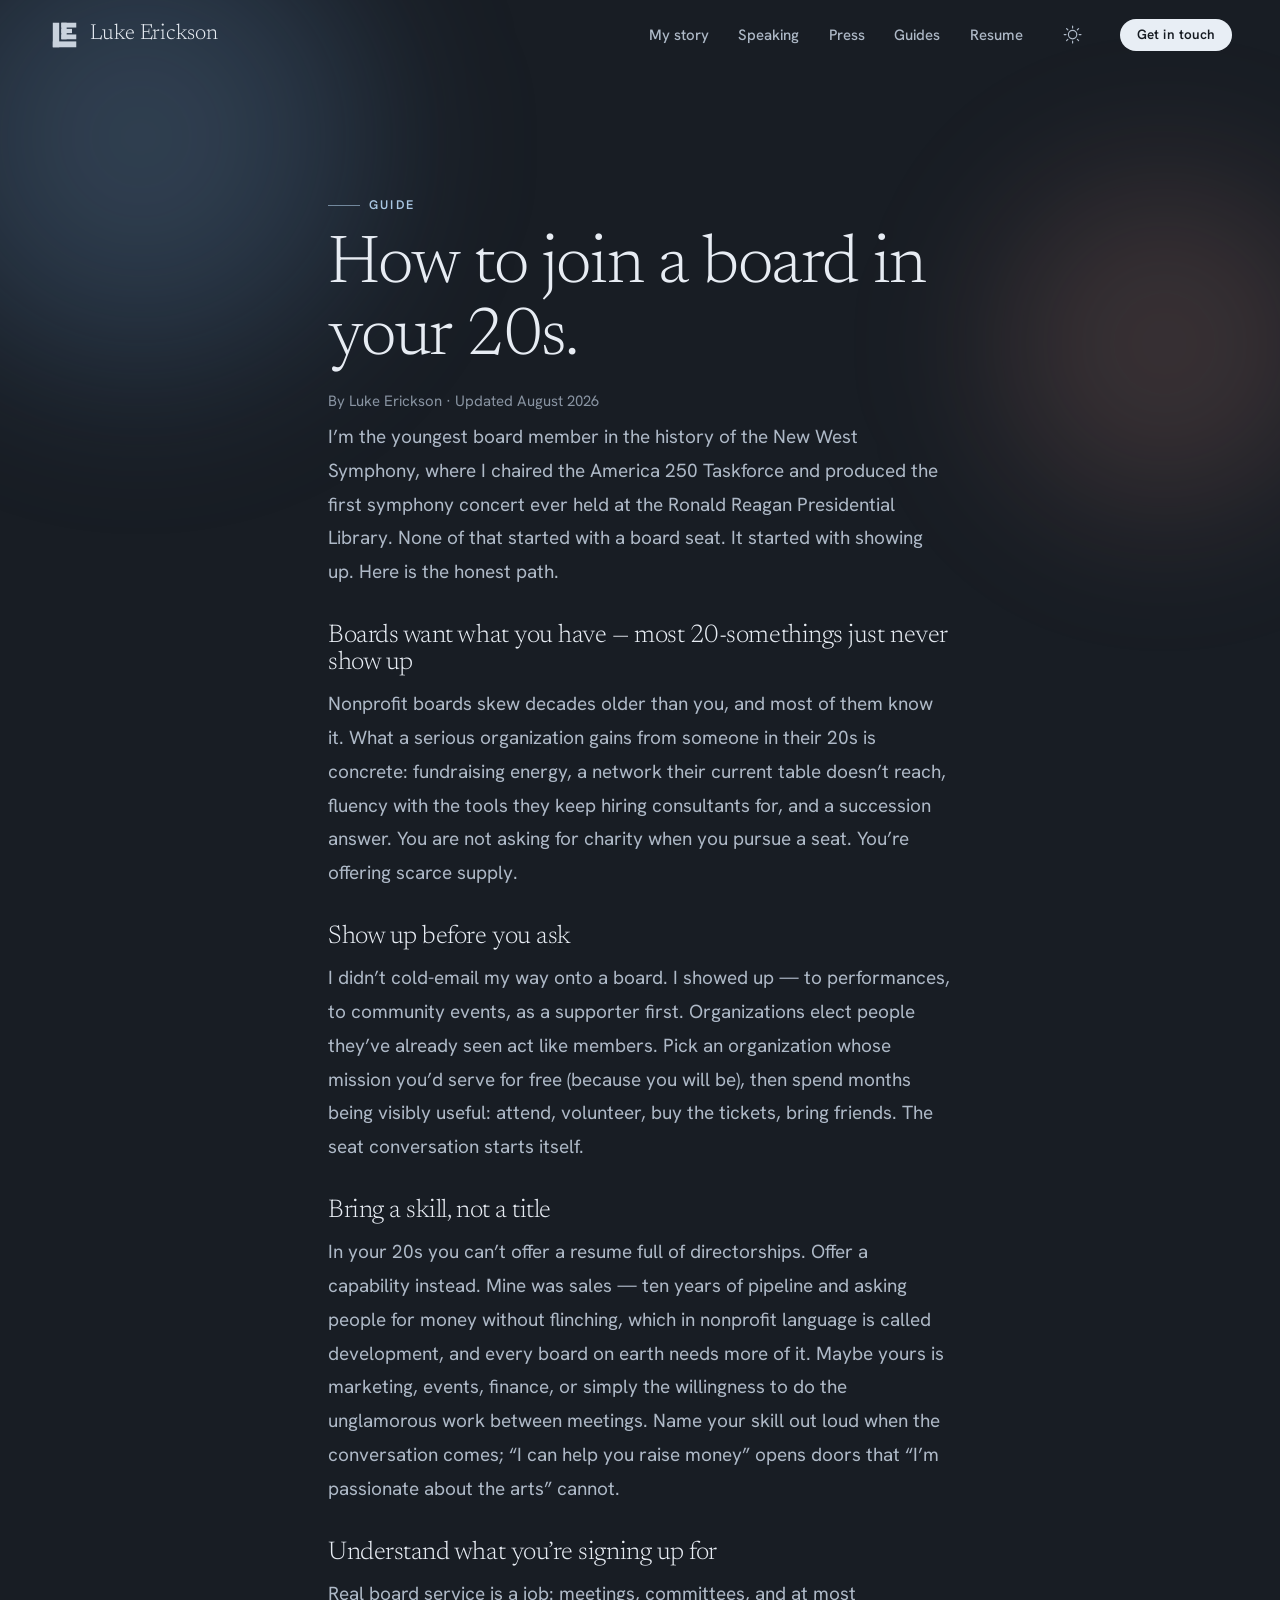
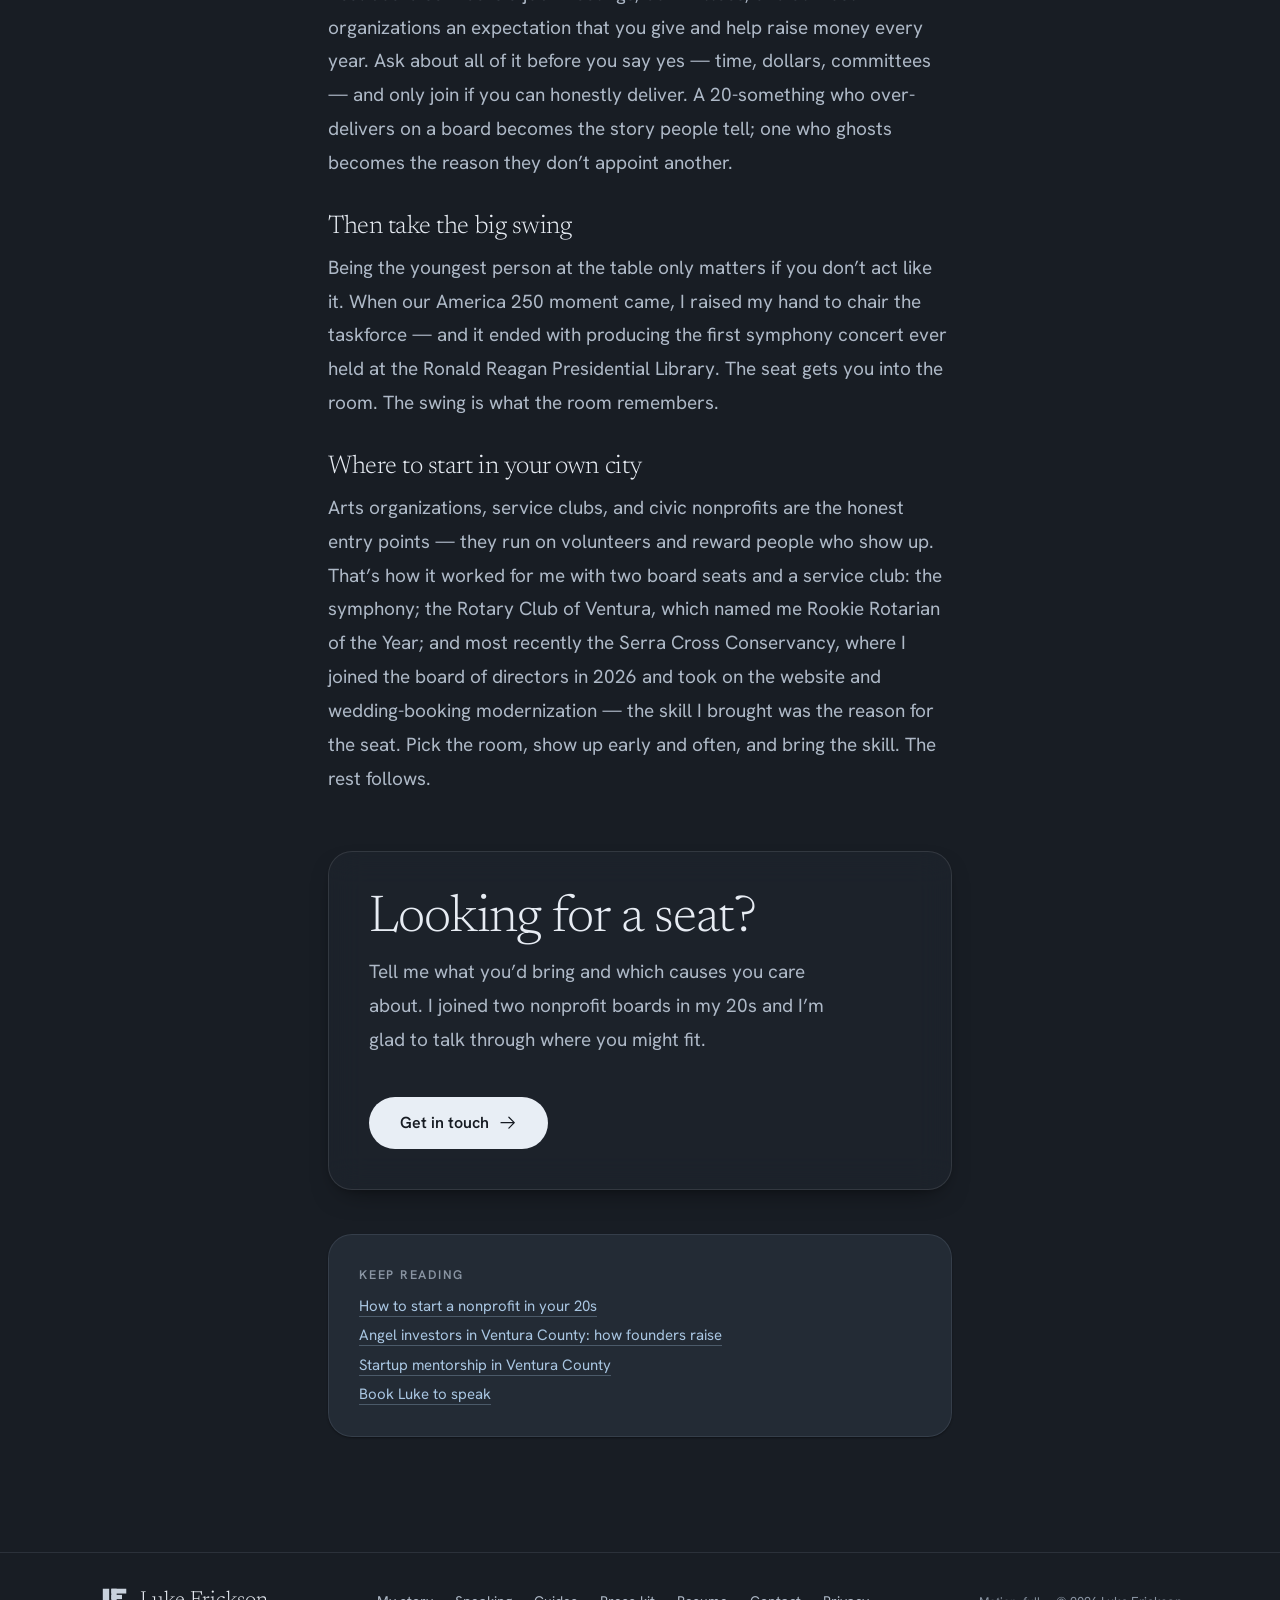
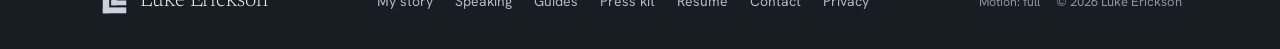
<file: guides/join-a-board-in-your-20s/index.html>
<!DOCTYPE html>
<html lang="en" data-theme="dark">
<head>
<meta charset="UTF-8" />
<meta name="viewport" content="width=device-width, initial-scale=1" />

<!-- No-flash theme + motion: applied before first paint -->
<script>
(function(){try{var t=localStorage.getItem('luke-theme')||'dark';document.documentElement.setAttribute('data-theme',t);}catch(e){document.documentElement.setAttribute('data-theme','dark');}
try{var m=localStorage.getItem('luke-motion');if(!m){m=window.matchMedia&&window.matchMedia('(prefers-reduced-motion: reduce)').matches?'still':'rich';}document.documentElement.setAttribute('data-motion',m);}catch(e){document.documentElement.setAttribute('data-motion','rich');}})();
</script>
<style>html[data-theme="dark"]{background:#181D24}html[data-theme="light"]{background:#F7F9FC}</style>

<title>How to Join a Nonprofit Board in Your 20s</title>
<meta name="description" content="How to earn a nonprofit board seat in your 20s, from the youngest board member in New West Symphony history: show up first, bring a skill, take the big swing." />
<link rel="canonical" href="https://lukeerickson.com/guides/join-a-board-in-your-20s/" />
<meta name="robots" content="index, follow" />
<meta name="author" content="Luke Erickson" />
<meta name="theme-color" content="#181D24" />
<meta property="og:type" content="article" />
<meta property="og:site_name" content="Luke Erickson" />
<meta property="og:title" content="How to Join a Nonprofit Board in Your 20s" />
<meta property="og:description" content="How to earn a nonprofit board seat in your 20s, from the youngest board member in New West Symphony history: show up first, bring a skill, take the big swing." />
<meta property="og:url" content="https://lukeerickson.com/guides/join-a-board-in-your-20s/" />
<meta property="og:image" content="https://lukeerickson.com/assets/og/luke-erickson-og.jpg" />
<meta property="og:image:width" content="1200" />
<meta property="og:image:height" content="630" />
<meta property="og:image:alt" content="Luke Erickson" />
<meta name="twitter:card" content="summary_large_image" />
<meta name="twitter:title" content="How to Join a Nonprofit Board in Your 20s" />
<meta name="twitter:description" content="How to earn a nonprofit board seat in your 20s, from the youngest board member in New West Symphony history: show up first, bring a skill, take the big swing." />
<meta name="twitter:image" content="https://lukeerickson.com/assets/og/luke-erickson-og.jpg" />
<link rel="icon" type="image/svg+xml" href="/assets/logo/LE-monogram.svg" />
<link rel="apple-touch-icon" href="/assets/og/apple-touch-icon.png" />
<link rel="manifest" href="/site.webmanifest" />
<link rel="preload" as="font" type="font/woff2" href="/assets/fonts/newsreader-300.woff2" crossorigin />
<link rel="preload" as="font" type="font/woff2" href="/assets/fonts/hanken-grotesk-400.woff2" crossorigin />
<style data-inline-css>
/* ============================================================
   Luke Erickson — lukeerickson.com
   Full design system (ported verbatim from the approved
   "Luke Erickson Design System" handoff) + page styles.
   Light + dark themes. Default theme is dark (set on <html>).
   ============================================================ */

/* ---------------- Webfonts (self-hosted, swap) ---------------- */
@font-face{font-family:'Newsreader';font-style:normal;font-weight:300;font-display:swap;src:url('/assets/fonts/newsreader-300.woff2') format('woff2');}
@font-face{font-family:'Newsreader';font-style:normal;font-weight:400;font-display:swap;src:url('/assets/fonts/newsreader-400.woff2') format('woff2');}
@font-face{font-family:'Newsreader';font-style:normal;font-weight:500;font-display:swap;src:url('/assets/fonts/newsreader-500.woff2') format('woff2');}
@font-face{font-family:'Newsreader';font-style:italic;font-weight:300;font-display:swap;src:url('/assets/fonts/newsreader-300-italic.woff2') format('woff2');}
@font-face{font-family:'Newsreader';font-style:italic;font-weight:400;font-display:swap;src:url('/assets/fonts/newsreader-400-italic.woff2') format('woff2');}
@font-face{font-family:'Hanken Grotesk';font-style:normal;font-weight:400;font-display:swap;src:url('/assets/fonts/hanken-grotesk-400.woff2') format('woff2');}
@font-face{font-family:'Hanken Grotesk';font-style:normal;font-weight:500;font-display:swap;src:url('/assets/fonts/hanken-grotesk-500.woff2') format('woff2');}
@font-face{font-family:'Hanken Grotesk';font-style:normal;font-weight:600;font-display:swap;src:url('/assets/fonts/hanken-grotesk-600.woff2') format('woff2');}
@font-face{font-family:'Hanken Grotesk';font-style:normal;font-weight:700;font-display:swap;src:url('/assets/fonts/hanken-grotesk-700.woff2') format('woff2');}

/* ============================ TOKENS (light) ============================ */
:root{
  --white:#FFFFFF;--sky-0:#F7F9FC;--sky-50:#FBFCFE;--sky-100:#F1F5FA;--sky-150:#EAF0F7;--sky-200:#E1E9F2;--sky-300:#D2DDEA;
  --blue-700:#3F6E9E;--blue-600:#4A77A6;--blue-500:#7BA7D1;--blue-400:#9CBFDD;--blue-300:#BCD4E8;--blue-200:#D6E4F1;--blue-100:#E7F0F8;--blue-50:#F2F7FB;
  --coral-700:#C9745F;--coral-600:#DD8470;--coral-500:#F0A292;--coral-400:#F4B6A8;--coral-300:#F8CDC2;--coral-200:#FBDFD8;--coral-100:#FDECE7;
  --ink-900:#2A333E;--ink-800:#34404E;--ink-700:#44505F;--ink-600:#5B6675;--ink-500:#74808E;--ink-400:#8A94A1;--ink-300:#AAB3BF;--ink-200:#C9D0D9;--ink-100:#E4E9F0;

  --color-bg:var(--sky-0);--color-bg-tint:var(--sky-100);--color-surface:var(--white);--color-surface-sunken:var(--sky-100);--color-surface-translucent:rgba(255,255,255,.72);
  --color-border:var(--sky-200);--color-border-strong:var(--sky-300);
  --text-primary:var(--ink-800);--text-secondary:var(--ink-600);--text-muted:#69727F;--text-faint:var(--ink-400);
  --text-on-ink:#F4F7FB;--text-on-coral:var(--ink-900);
  --accent-blue:var(--blue-500);--accent-blue-ink:var(--blue-700);--accent-coral:var(--coral-500);--accent-coral-ink:#A35E4D;
  --logo-l:#5B6675;--logo-e:#5B6675;
  --link:var(--blue-700);--link-hover:#355E86;--focus-ring:rgba(123,167,209,.55);
  --color-bg-deep:var(--sky-150);--color-surface-2:var(--sky-50);--color-input-bg:var(--white);--glass-border:rgba(255,255,255,.6);--color-hover-surface:var(--sky-100);
  --btn-primary-bg:var(--ink-800);--btn-primary-fg:var(--text-on-ink);--btn-primary-bg-hover:var(--ink-900);
  --btn-secondary-bg:var(--white);--btn-secondary-bg-hover:var(--sky-50);
  --color-chip-bg:var(--blue-100);--color-chip-fg:var(--blue-700);--color-chip-bg-hover:var(--blue-200);
  --tag-neutral-bg:var(--sky-100);--tag-neutral-fg:var(--ink-700);--tag-neutral-border:var(--sky-200);
  --tag-blue-bg:var(--blue-100);--tag-blue-fg:var(--blue-700);--tag-coral-bg:var(--coral-100);--tag-coral-fg:#9C4A34;
  --cloud-blue:rgba(123,167,209,.22);--cloud-blue-soft:rgba(156,191,221,.16);--cloud-coral:rgba(240,162,146,.16);--cloud-coral-soft:rgba(244,182,168,.11);--cloud-white:rgba(255,255,255,.85);

  /* type */
  --font-display:'Newsreader','Iowan Old Style','Palatino Linotype','Times New Roman',serif;
  --font-sans:'Hanken Grotesk',system-ui,-apple-system,'Segoe UI',Helvetica,Arial,sans-serif;
  --font-mono:ui-monospace,'SF Mono',Menlo,Consolas,monospace;
  --fw-display-thin:200;--fw-display:300;--fw-display-book:400;--fw-regular:400;--fw-medium:500;--fw-semibold:600;--fw-bold:700;
  --text-display-2xl:clamp(3.5rem,2.1rem + 6vw,7rem);--text-display-xl:clamp(3rem,2rem + 4.6vw,5.5rem);
  --text-display-lg:clamp(2.5rem,1.85rem + 3.2vw,4.25rem);--text-display-md:clamp(2rem,1.55rem + 2.2vw,3.25rem);
  --text-h3:clamp(1.3rem,1.17rem + .65vw,1.6rem);
  --text-body-lg:1.1875rem;--text-body:1.0625rem;--text-body-sm:.9375rem;--text-caption:.8125rem;--text-eyebrow:.78125rem;
  --lh-display:1.06;--lh-tight:1.15;--lh-heading:1.22;--lh-snug:1.4;--lh-body:1.65;--lh-relaxed:1.78;
  --ls-display:-.018em;--ls-tight:-.01em;--ls-wide:.04em;--ls-eyebrow:.18em;

  /* spacing */
  --space-1:.25rem;--space-2:.5rem;--space-3:.75rem;--space-4:1rem;--space-5:1.25rem;--space-6:1.5rem;--space-8:2rem;--space-10:2.5rem;--space-12:3rem;--space-16:4rem;
  --page-gutter:clamp(1.25rem,5vw,3rem);

  /* effects */
  --radius-xs:6px;--radius-sm:10px;--radius-md:16px;--radius-lg:24px;--radius-xl:36px;--radius-2xl:48px;--radius-pill:999px;--radius-circle:50%;
  --shadow-xs:0 1px 2px rgba(80,110,150,.06);--shadow-sm:0 2px 10px -2px rgba(80,110,150,.10);
  --shadow-md:0 12px 28px -14px rgba(70,100,145,.20),0 2px 8px -4px rgba(70,100,145,.08);
  --shadow-lg:0 28px 56px -22px rgba(63,93,140,.26),0 8px 20px -14px rgba(63,93,140,.10);
  --shadow-xl:0 44px 90px -30px rgba(58,88,135,.30),0 14px 30px -18px rgba(58,88,135,.12);
  --shadow-soft:0 24px 70px -28px rgba(99,128,170,.30);--shadow-coral:0 24px 60px -26px rgba(225,140,118,.26);
  --ring-focus:0 0 0 3px var(--focus-ring);
  --blur-glass:16px;--blur-cloud:64px;
  --ease-out:cubic-bezier(.22,1,.36,1);--ease-in-out:cubic-bezier(.65,0,.35,1);--ease-soft:cubic-bezier(.4,0,.2,1);--ease-drift:cubic-bezier(.45,.05,.55,.95);
  --dur-fast:150ms;--dur-med:280ms;--dur-slow:520ms;--dur-drift:32s;
  --z-clouds:1;--z-content:2;--z-nav:50;
}

/* ============================ TOKENS (dark, default) ============================ */
[data-theme="dark"]{
  --color-bg:#181D24;--color-bg-deep:#0E1217;--color-bg-tint:#1E242D;--color-surface:#232B35;--color-surface-sunken:#14181E;--color-surface-2:#2A3340;
  --color-surface-translucent:rgba(31,38,47,.62);--color-input-bg:#1B212A;--glass-border:rgba(255,255,255,.10);
  --color-border:rgba(180,198,219,.12);--color-border-strong:rgba(180,198,219,.22);
  --text-primary:#E7ECF3;--text-secondary:#AEB9C7;--text-muted:#8994A2;--text-faint:#5E6A78;--text-on-coral:#20262E;
  --accent-blue:#8FB8DE;--accent-blue-ink:#A9C6E2;--accent-coral:#F0A292;--accent-coral-ink:#F2B3A6;
  --link:#A9C6E2;--link-hover:#C7DBEE;--focus-ring:rgba(143,184,222,.50);
  --logo-l:#C9D2DD;--logo-e:#C9D2DD;
  --btn-primary-bg:#E8EEF5;--btn-primary-fg:#161B22;--btn-primary-bg-hover:#FFFFFF;--btn-secondary-bg:var(--color-surface);--btn-secondary-bg-hover:var(--color-surface-2);
  --color-chip-bg:rgba(143,184,222,.15);--color-chip-fg:#BBD4EC;--color-chip-bg-hover:rgba(143,184,222,.24);--color-hover-surface:rgba(255,255,255,.06);
  --tag-neutral-bg:rgba(255,255,255,.06);--tag-neutral-fg:#C2CCD8;--tag-neutral-border:rgba(255,255,255,.09);
  --tag-blue-bg:rgba(143,184,222,.16);--tag-blue-fg:#BBD4EC;--tag-coral-bg:rgba(240,162,146,.16);--tag-coral-fg:#F4B6A8;
  --cloud-blue:rgba(123,167,209,.30);--cloud-blue-soft:rgba(96,140,190,.20);--cloud-coral:rgba(240,162,146,.18);--cloud-coral-soft:rgba(228,150,135,.12);--cloud-white:rgba(176,203,230,.16);
  --shadow-xs:0 1px 2px rgba(0,0,0,.40);--shadow-sm:0 2px 10px -2px rgba(0,0,0,.50);
  --shadow-md:0 12px 28px -14px rgba(0,0,0,.60),0 2px 8px -4px rgba(0,0,0,.40);
  --shadow-lg:0 28px 56px -22px rgba(0,0,0,.65),0 8px 20px -14px rgba(0,0,0,.50);
  --shadow-xl:0 44px 90px -30px rgba(0,0,0,.70),0 14px 30px -18px rgba(0,0,0,.55);
  --shadow-soft:0 24px 70px -28px rgba(40,70,110,.55);--shadow-coral:0 24px 60px -26px rgba(0,0,0,.50);
}

/* ============================ BASE ============================ */
*,*::before,*::after{box-sizing:border-box;}
html{scroll-behavior:smooth;-webkit-text-size-adjust:100%;}
body{
  margin:0;background:var(--color-bg);color:var(--text-primary);
  font-family:var(--font-sans);font-size:var(--text-body);line-height:var(--lh-body);
  -webkit-font-smoothing:antialiased;text-rendering:optimizeLegibility;overflow-x:hidden;
}
img,svg{display:block;max-width:100%;}
a{color:var(--link);text-decoration:none;}
:focus-visible{outline:2px solid var(--accent-blue-ink);outline-offset:2px;border-radius:4px;}
.skip-link{position:absolute;left:-9999px;top:0;background:var(--btn-primary-bg);color:var(--btn-primary-fg);padding:.7rem 1.1rem;border-radius:var(--radius-pill);z-index:200;font-weight:600;}
.skip-link:focus{left:16px;top:16px;}
.visually-hidden{position:absolute!important;width:1px;height:1px;padding:0;margin:-1px;overflow:hidden;clip:rect(0 0 0 0);white-space:nowrap;border:0;}

/* ============================ TYPE HELPERS ============================ */
.ds-display{font-family:var(--font-display);font-weight:var(--fw-display);line-height:var(--lh-display);letter-spacing:var(--ls-display);color:var(--text-primary);margin:0;}
.ds-eyebrow{font-family:var(--font-sans);font-weight:var(--fw-semibold);font-size:var(--text-eyebrow);letter-spacing:var(--ls-eyebrow);text-transform:uppercase;color:var(--accent-blue-ink);display:inline-flex;align-items:center;gap:.7em;}
.ds-eyebrow--line::before{content:"";width:2rem;height:1px;background:currentColor;opacity:.6;flex:none;}
.ds-prose{font-size:var(--text-body-lg);line-height:var(--lh-relaxed);color:var(--text-secondary);}
.ds-prose p{margin:0;}
.ds-prose p+p{margin-top:1.05em;}
.ds-link{color:var(--link);text-decoration:none;border-bottom:1px solid color-mix(in srgb,var(--link) 30%,transparent);transition:color var(--dur-fast) var(--ease-soft),border-color var(--dur-fast) var(--ease-soft);}
.ds-link:hover{color:var(--link-hover);border-bottom-color:var(--link-hover);}

/* ============================ ICONS ============================ */
.icon{width:1.2em;height:1.2em;fill:currentColor;flex:none;}

/* ============================ BUTTON ============================ */
.ds-btn{display:inline-flex;align-items:center;justify-content:center;gap:.55em;font-family:var(--font-sans);font-weight:var(--fw-semibold);font-size:.9375rem;line-height:1;letter-spacing:.005em;padding:.75rem 1.4rem;border-radius:var(--radius-pill);border:1px solid transparent;background:transparent;color:var(--text-primary);cursor:pointer;white-space:nowrap;text-decoration:none;transition:background var(--dur-fast) var(--ease-soft),color var(--dur-fast) var(--ease-soft),border-color var(--dur-fast) var(--ease-soft),box-shadow var(--dur-med) var(--ease-out),transform var(--dur-med) var(--ease-out);}
.ds-btn:focus-visible{outline:none;box-shadow:var(--ring-focus);}
.ds-btn__icon{display:inline-flex;font-size:1.15em;line-height:0;}
.ds-btn__icon .icon{width:1.05em;height:1.05em;}
.ds-btn--sm{padding:.5rem 1rem;font-size:.84375rem;}
.ds-btn--lg{padding:.95rem 1.85rem;font-size:1rem;}
.ds-btn--primary{background:var(--btn-primary-bg);color:var(--btn-primary-fg);}
.ds-btn--primary:hover{background:var(--btn-primary-bg-hover);transform:translateY(-1px);box-shadow:var(--shadow-md);}
.ds-btn--primary:active{transform:translateY(0) scale(.99);box-shadow:var(--shadow-sm);}
.ds-btn--coral{background:var(--accent-coral);color:var(--text-on-coral);}
.ds-btn--coral:hover{background:var(--coral-400);transform:translateY(-1px);box-shadow:var(--shadow-coral);}
.ds-btn--soft{background:var(--color-chip-bg);color:var(--color-chip-fg);}
.ds-btn--soft:hover{background:var(--color-chip-bg-hover);}
.ds-btn--secondary{background:var(--btn-secondary-bg);color:var(--text-primary);border-color:var(--color-border-strong);}
.ds-btn--secondary:hover{background:var(--btn-secondary-bg-hover);transform:translateY(-1px);box-shadow:var(--shadow-sm);}
.ds-btn--ghost{background:transparent;color:var(--text-primary);}
.ds-btn--ghost:hover{background:var(--color-hover-surface);}
.ds-btn--link{background:transparent;color:var(--link);padding-inline:0;border-radius:0;}
.ds-btn--link:hover{color:var(--link-hover);}
.ds-btn--link .ds-btn__icon{transition:transform var(--dur-med) var(--ease-out);}
.ds-btn--link:hover .ds-btn__icon{transform:translateX(3px);}

/* ============================ ICON BUTTON ============================ */
.ds-iconbtn{display:inline-grid;place-items:center;width:2.75rem;height:2.75rem;border-radius:var(--radius-circle);border:1px solid transparent;background:transparent;color:var(--text-secondary);cursor:pointer;font-size:1.2rem;line-height:0;transition:background var(--dur-fast) var(--ease-soft),color var(--dur-fast) var(--ease-soft),border-color var(--dur-fast) var(--ease-soft),box-shadow var(--dur-med) var(--ease-out);}
.ds-iconbtn:hover{background:var(--color-hover-surface);color:var(--text-primary);}
.ds-iconbtn:focus-visible{outline:none;box-shadow:var(--ring-focus);}
.ds-iconbtn .icon{width:1.2rem;height:1.2rem;}
.ds-iconbtn--soft{background:var(--color-surface);border-color:var(--color-border);box-shadow:var(--shadow-xs);}
.ds-iconbtn--soft:hover{border-color:var(--color-border-strong);color:var(--text-primary);}

/* ============================ TAG ============================ */
.ds-tag{display:inline-flex;align-items:center;gap:.4em;font-family:var(--font-sans);font-weight:var(--fw-semibold);font-size:.8125rem;letter-spacing:.01em;line-height:1;padding:.4rem .75rem;border-radius:var(--radius-pill);border:1px solid transparent;white-space:nowrap;}
.ds-tag--neutral{background:var(--tag-neutral-bg);color:var(--tag-neutral-fg);border-color:var(--tag-neutral-border);}
.ds-tag--blue{background:var(--tag-blue-bg);color:var(--tag-blue-fg);}
.ds-tag--coral{background:var(--tag-coral-bg);color:var(--tag-coral-fg);}
.ds-tag--outline{background:transparent;color:var(--text-secondary);border-color:var(--color-border-strong);}
.ds-tag--sm{font-size:.75rem;padding:.25rem .6rem;}

/* ============================ CARD ============================ */
.ds-card{position:relative;background:var(--color-surface);border:1px solid var(--color-border);border-radius:var(--radius-lg);padding:var(--space-8);box-shadow:var(--shadow-sm);transition:transform var(--dur-med) var(--ease-out),box-shadow var(--dur-med) var(--ease-out),border-color var(--dur-med) var(--ease-out);}
.ds-card--raised{box-shadow:var(--shadow-md);}
.ds-card--glass{background:var(--color-surface-translucent);backdrop-filter:blur(var(--blur-glass));-webkit-backdrop-filter:blur(var(--blur-glass));border-color:var(--glass-border);box-shadow:var(--shadow-md);}
.ds-card--interactive{cursor:pointer;}
.ds-card--interactive:hover{transform:translateY(-3px);box-shadow:var(--shadow-lg);border-color:transparent;}

/* ============================ INPUT / FIELD ============================ */
.ds-field{display:flex;flex-direction:column;gap:.5rem;}
.ds-field__label{font-family:var(--font-sans);font-weight:var(--fw-semibold);font-size:var(--text-eyebrow);letter-spacing:var(--ls-eyebrow);text-transform:uppercase;color:var(--text-secondary);}
.ds-input{width:100%;font-family:var(--font-sans);font-size:1rem;color:var(--text-primary);background:var(--color-input-bg);border:1px solid var(--color-border-strong);border-radius:var(--radius-md);padding:.8rem 1rem;transition:border-color var(--dur-fast) var(--ease-soft),box-shadow var(--dur-fast) var(--ease-soft),background var(--dur-fast) var(--ease-soft);}
.ds-input::placeholder{color:var(--text-muted);}
.ds-input:focus{outline:none;border-color:var(--accent-blue);box-shadow:var(--ring-focus);}
textarea.ds-input{resize:vertical;min-height:7rem;line-height:var(--lh-body);}

/* ============================ STAT ============================ */
.ds-stat{display:flex;flex-direction:column;gap:.35rem;}
.ds-stat__num{font-family:var(--font-display);font-weight:var(--fw-display);font-size:var(--text-display-md);line-height:1;letter-spacing:var(--ls-display);color:var(--text-primary);}
.ds-stat__num em{font-style:normal;color:var(--accent-coral);}
.ds-stat__label{font-family:var(--font-sans);font-weight:var(--fw-semibold);font-size:var(--text-eyebrow);letter-spacing:var(--ls-eyebrow);text-transform:uppercase;color:var(--accent-blue-ink);}

/* ============================ DIVIDER ============================ */
.ds-divider{height:1px;border:0;background:var(--color-border);margin:0;}

/* ============================ WORDMARK / MONOGRAM ============================ */
.ds-wordmark{display:inline-flex;align-items:center;gap:.6rem;font-family:var(--font-display);color:var(--text-primary);text-decoration:none;line-height:1;}
.ds-wordmark__mark{display:block;flex:none;width:32px;height:32px;}
.ds-wordmark__name{font-weight:var(--fw-display);font-size:1.35rem;letter-spacing:var(--ls-tight);white-space:nowrap;}
.ds-monogram .le-l{fill:var(--logo-l);}
.ds-monogram .le-e{fill:var(--logo-e);}

/* ============================ ATMOSPHERE / CLOUDS ============================ */
.ds-sky{position:relative;isolation:isolate;background:var(--color-bg);}
.ds-sky__field{position:fixed;inset:0;z-index:var(--z-clouds);overflow:hidden;pointer-events:none;}
.ds-sky__content{position:relative;z-index:var(--z-content);}
.ds-cloud{position:absolute;border-radius:50%;filter:blur(var(--blur-cloud));will-change:transform;transform:translateZ(0);}
.ds-cloud--blue{background:radial-gradient(circle at 50% 45%,var(--cloud-blue) 0%,var(--cloud-blue-soft) 42%,transparent 70%);}
.ds-cloud--coral{background:radial-gradient(circle at 50% 50%,var(--cloud-coral) 0%,var(--cloud-coral-soft) 45%,transparent 72%);}
.ds-cloud--white{background:radial-gradient(circle at 50% 45%,var(--cloud-white) 0%,rgba(255,255,255,.5) 40%,transparent 70%);}
[data-theme="dark"] .ds-cloud--white{background:radial-gradient(circle at 50% 45%,var(--cloud-white) 0%,rgba(176,203,230,.08) 40%,transparent 70%);}
@keyframes ds-drift-a{0%{transform:translate3d(0,var(--py,0px),0) scale(1);}100%{transform:translate3d(4%,calc(var(--py,0px) - 3%),0) scale(1.06);}}
@keyframes ds-drift-b{0%{transform:translate3d(0,var(--py,0px),0) scale(1.04);}100%{transform:translate3d(-5%,calc(var(--py,0px) + 2%),0) scale(1);}}
@keyframes ds-drift-c{0%{transform:translate3d(0,var(--py,0px),0) scale(1);}100%{transform:translate3d(3%,calc(var(--py,0px) + 4%),0) scale(1.08);}}
.ds-drift-a{animation:ds-drift-a var(--dur-drift) var(--ease-drift) infinite alternate;}
.ds-drift-b{animation:ds-drift-b calc(var(--dur-drift) * 1.25) var(--ease-drift) infinite alternate;}
.ds-drift-c{animation:ds-drift-c calc(var(--dur-drift) * 1.55) var(--ease-drift) infinite alternate;}

/* ============================ LAYOUT ============================ */
.container{width:100%;max-width:1180px;margin:0 auto;padding-inline:clamp(20px,5vw,48px);}
.container--narrow{max-width:760px;}
.section{position:relative;padding-block:clamp(64px,9vw,132px);}
.section--tight{padding-block:clamp(40px,6vw,80px);}
section[id]{scroll-margin-top:80px;}
picture{display:contents;}
.section__head{display:flex;flex-direction:column;gap:14px;margin-bottom:clamp(32px,5vw,56px);max-width:52ch;}

/* ============================ HEADER / NAV ============================ */
.site-header{position:sticky;top:0;z-index:var(--z-nav);}
.site-header__inner{display:flex;align-items:center;justify-content:space-between;gap:16px;padding:13px clamp(20px,5vw,48px);background:transparent;border-bottom:1px solid transparent;transition:background var(--dur-med) var(--ease-soft),border-color var(--dur-med) var(--ease-soft);}
.site-header.is-scrolled .site-header__inner{background:var(--color-surface-translucent);backdrop-filter:blur(16px);-webkit-backdrop-filter:blur(16px);border-bottom-color:var(--color-border);}
.site-nav{display:flex;align-items:center;gap:clamp(10px,2vw,28px);}
.site-nav__links{display:flex;align-items:center;gap:clamp(10px,2vw,28px);}
.nav-link{background:none;border:0;cursor:pointer;font-family:var(--font-sans);font-weight:500;font-size:15px;color:var(--text-secondary);padding:6px 2px;white-space:nowrap;transition:color var(--dur-fast) var(--ease-soft);text-decoration:none;}
.nav-link:hover,.nav-link:focus-visible{color:var(--text-primary);}
.nav-toggle{display:none;}

/* ============================ HERO ============================ */
.hero{padding-top:clamp(40px,7vw,84px);padding-bottom:clamp(40px,6vw,72px);}
.hero__grid{display:grid;grid-template-columns:1.05fr .95fr;gap:clamp(32px,5vw,72px);align-items:center;}
.hero__copy{display:flex;flex-direction:column;align-items:flex-start;gap:22px;max-width:38ch;}
.hero__name{font-size:var(--text-display-2xl);}
.hero__lead{max-width:42ch;}
.hero__cta{display:flex;align-items:center;gap:18px;flex-wrap:wrap;}
.hero__media{position:relative;justify-self:end;width:100%;max-width:440px;will-change:transform;}
.hero__photo{width:100%;aspect-ratio:4/5;height:auto;object-fit:cover;border-radius:var(--radius-xl);box-shadow:var(--shadow-soft),var(--shadow-lg);background:var(--color-surface-sunken);}
.hero__chip{position:absolute;left:-22px;bottom:34px;display:inline-flex;align-items:center;gap:10px;padding:11px 17px;border-radius:var(--radius-pill);font-size:14px;font-weight:600;color:var(--text-primary);}
.hero__chip-dot{width:9px;height:9px;border-radius:50%;background:var(--accent-coral);box-shadow:0 0 0 0 var(--accent-coral);animation:chipPulse 2.6s var(--ease-soft) infinite;}
@keyframes chipPulse{0%{box-shadow:0 0 0 0 rgba(240,162,146,.5);}70%{box-shadow:0 0 0 9px rgba(240,162,146,0);}100%{box-shadow:0 0 0 0 rgba(240,162,146,0);}}
.hero__socials{position:absolute;right:14px;bottom:-22px;display:flex;gap:8px;}
.hero__stats{display:flex;gap:clamp(28px,5vw,64px);flex-wrap:wrap;margin-top:clamp(40px,6vw,72px);}

/* ============================ MARQUEE ============================ */
.marquee-wrap{margin-top:clamp(40px,6vw,72px);}
.marquee{overflow:hidden;-webkit-mask-image:linear-gradient(90deg,transparent,#000 8%,#000 92%,transparent);mask-image:linear-gradient(90deg,transparent,#000 8%,#000 92%,transparent);}
.marquee__track{display:flex;align-items:center;gap:clamp(28px,4vw,52px);width:max-content;animation:marquee 38s linear infinite;}
.marquee:hover .marquee__track,.marquee:focus-within .marquee__track{animation-play-state:paused;}
.marquee__item{font-family:var(--font-display);font-weight:var(--fw-display-book);font-size:clamp(1.05rem,.9rem + .6vw,1.45rem);color:var(--text-muted);white-space:nowrap;letter-spacing:.01em;}
.marquee__dot{width:5px;height:5px;border-radius:50%;background:var(--accent-coral);opacity:.7;flex:none;}
/* Logo variant: white-silhouette PNGs (alpha = shape), tinted per theme via filter */
.marquee__track--logos{list-style:none;margin:0;padding:0;gap:clamp(34px,5vw,64px);}
.marquee__logo{flex:none;display:flex;align-items:center;}
.marquee__logo img{display:block;height:clamp(30px,2.8vw,40px);width:auto;opacity:.88;transition:opacity .25s ease;}
[data-theme="dark"] .marquee__logo img{filter:brightness(0) invert(.86) sepia(.05) saturate(.5);}
[data-theme="light"] .marquee__logo img{filter:brightness(0) invert(.38) sepia(.12) saturate(.7);}
.marquee__logo:hover img{opacity:1;}
/* Square marks (One Tap, Rotary, Utah) read small at cap-height; give them a touch more */
.marquee__logo img[alt="One Tap"],.marquee__logo img[alt="Rotary Club of Ventura"],.marquee__logo img[alt="University of Utah"]{height:clamp(38px,3.6vw,50px);}
@keyframes marquee{from{transform:translateX(0);}to{transform:translateX(-50%);}}

/* ============================ ABOUT ============================ */
.about__grid{display:grid;grid-template-columns:.85fr 1.15fr;gap:clamp(32px,5vw,72px);align-items:center;}
.about__photo{width:100%;aspect-ratio:4/5;height:auto;object-fit:cover;border-radius:var(--radius-lg);box-shadow:var(--shadow-soft);background:var(--color-surface-sunken);}
.about__body{display:flex;flex-direction:column;align-items:flex-start;gap:20px;}
.about__tags{display:flex;gap:10px;flex-wrap:wrap;}

/* ============================ EXPERIENCE TIMELINE ============================ */
.xp{list-style:none;margin:0;padding:0;}
.xp__item{display:grid;grid-template-columns:58px 1fr;gap:clamp(16px,2.5vw,26px);padding:clamp(22px,3vw,30px) 0;border-top:1px solid var(--color-border);}
.xp__item:first-child{border-top:0;padding-top:0;}
.xp__tile{width:58px;height:58px;border-radius:var(--radius-md);background:var(--color-surface-2);border:1px solid var(--color-border);display:grid;place-items:center;color:var(--accent-blue-ink);}
.xp__tile .icon{width:27px;height:27px;}
.xp__body{min-width:0;display:flex;flex-direction:column;gap:8px;}
.xp__head{display:flex;align-items:baseline;justify-content:space-between;gap:16px;flex-wrap:wrap;}
.xp__role{font-family:var(--font-display);font-weight:var(--fw-display);font-size:clamp(1.35rem,1.1rem + .9vw,1.7rem);line-height:1.12;letter-spacing:-.015em;color:var(--text-primary);margin:0;}
.xp__dates{font-family:var(--font-mono);font-size:13px;color:var(--text-muted);white-space:nowrap;}
.xp__org{font-size:14.5px;color:var(--accent-blue-ink);font-weight:var(--fw-semibold);}
.xp__org .xp__loc{color:var(--text-muted);font-weight:var(--fw-regular);}
.xp__org a{color:inherit;text-decoration:none;border-bottom:1px solid color-mix(in srgb,currentColor 35%,transparent);transition:border-color var(--dur-fast) var(--ease-soft);}
.xp__org a:hover{border-bottom-color:currentColor;}
.xp__desc{font-size:15.5px;line-height:1.6;color:var(--text-secondary);margin:.2em 0 0;max-width:62ch;}
.xp__tags{display:flex;gap:8px;flex-wrap:wrap;margin-top:4px;}
.xp__more{margin-top:clamp(28px,4vw,44px);}

/* ============================ GALLERY ============================ */
.gallery{columns:3;column-gap:16px;}
.gallery__item{break-inside:avoid;margin:0 0 16px;position:relative;border-radius:var(--radius-md);overflow:hidden;box-shadow:var(--shadow-md);cursor:pointer;outline:none;display:block;background:var(--color-surface-sunken);}
.gallery__item img{width:100%;height:auto;display:block;transition:transform .6s var(--ease-out);}
.gallery__item:hover img,.gallery__item:focus-visible img{transform:scale(1.045);}
.gallery__item:focus-visible{outline:none;box-shadow:var(--shadow-md),var(--ring-focus);}
.gallery__cap{position:absolute;left:0;right:0;bottom:0;margin:0;padding:34px 16px 14px;font-family:var(--font-sans);font-size:13px;font-weight:600;letter-spacing:.01em;color:#fff;background:linear-gradient(to top,rgba(8,11,16,.82),rgba(8,11,16,.35) 55%,transparent);opacity:0;transform:translateY(10px);transition:opacity var(--dur-med) var(--ease-soft),transform var(--dur-med) var(--ease-out);}
.gallery__item:hover .gallery__cap,.gallery__item:focus-visible .gallery__cap{opacity:1;transform:none;}
/* Touch devices have no hover: show captions always so mobile keeps the credibility context */
@media (hover:none){.gallery__cap{opacity:1;transform:none;}}

/* ============================ CONTACT ============================ */
.contact__grid{display:grid;grid-template-columns:1.1fr .9fr;gap:clamp(36px,5vw,72px);align-items:start;}
.contact__copy{display:flex;flex-direction:column;align-items:flex-start;gap:18px;}
.contact__form{display:flex;flex-direction:column;gap:18px;width:100%;max-width:460px;}
.contact__aside{display:flex;flex-direction:column;gap:22px;}
.contact__card{display:flex;flex-direction:column;gap:18px;}
.contact__line{display:flex;align-items:flex-start;gap:12px;color:var(--text-secondary);font-size:15px;line-height:1.45;}
.contact__line .icon{width:20px;height:20px;flex:none;margin-top:1px;color:var(--accent-blue-ink);}
.contact__socials{display:flex;gap:10px;}
[hidden]{display:none!important;}
.contact__success{display:flex;gap:14px;align-items:center;}
.contact__success .icon{width:28px;height:28px;color:var(--accent-blue-ink);}

/* ============================ FOOTER ============================ */
.footer{border-top:1px solid var(--color-border);}
.footer__row{display:flex;align-items:center;justify-content:space-between;gap:20px;flex-wrap:wrap;padding-block:32px;}
.footer__nav{display:flex;gap:22px;flex-wrap:wrap;}
.footer__nav a{font-family:var(--font-sans);font-size:14px;color:var(--text-secondary);}
.footer__nav a:hover{color:var(--text-primary);}
.footer__copy{font-size:13px;color:var(--text-muted);}
.footer__meta{display:flex;align-items:center;gap:16px;flex-wrap:wrap;}
.motion-toggle{background:none;border:0;cursor:pointer;font-family:var(--font-sans);font-size:12.5px;color:var(--text-muted);display:inline-flex;align-items:center;gap:6px;padding:4px 0;}
.motion-toggle:hover{color:var(--text-secondary);}

/* ============================ RESUME PAGE ============================ */
.resume-page .container{max-width:1000px;}
.resume-hero{padding-top:clamp(40px,7vw,80px);padding-bottom:clamp(24px,4vw,48px);}
.resume-hero__grid{display:grid;grid-template-columns:1fr auto;gap:24px;align-items:end;}
.resume-hero__name{font-size:var(--text-display-xl);}
.resume-hero__role{color:var(--accent-blue-ink);font-weight:var(--fw-semibold);font-size:var(--text-body-lg);margin-top:8px;}
.resume-hero__contact{display:flex;flex-wrap:wrap;gap:8px 20px;margin-top:14px;color:var(--text-secondary);font-size:14.5px;}
.resume-hero__contact a{color:var(--text-secondary);}
.resume-hero__contact a:hover{color:var(--text-primary);}
.resume-hero__actions{display:flex;flex-direction:column;gap:10px;align-items:flex-end;}
.resume-block{margin-top:clamp(36px,5vw,64px);}
.resume-block__title{font-family:var(--font-display);font-weight:var(--fw-display);font-size:var(--text-display-md);margin:0 0 6px;letter-spacing:var(--ls-display);}
.edu{display:flex;flex-direction:column;gap:4px;padding:clamp(18px,2.5vw,24px) 0;border-top:1px solid var(--color-border);}
.edu:first-of-type{border-top:0;}
.edu__deg{font-family:var(--font-display);font-weight:var(--fw-display);font-size:1.4rem;line-height:1.15;color:var(--text-primary);}
.edu__school{color:var(--accent-blue-ink);font-weight:var(--fw-semibold);font-size:14.5px;}
.skills{display:flex;flex-direction:column;gap:18px;}
.skills__group{display:flex;flex-direction:column;gap:10px;}
.skills__label{font-size:var(--text-eyebrow);letter-spacing:var(--ls-eyebrow);text-transform:uppercase;color:var(--text-muted);font-weight:var(--fw-semibold);}
.skills__tags{display:flex;gap:8px;flex-wrap:wrap;}

/* ============================ STORY / ABOUT-ME PAGE ============================ */
.story__crumb{font-size:13px;color:var(--text-muted);margin-bottom:22px;display:flex;gap:8px;align-items:center;}
.story__crumb a{color:var(--text-muted);}
.story__crumb a:hover{color:var(--text-secondary);}
.story__title{font-size:var(--text-display-xl);margin-top:14px;}
.story__dek{font-size:clamp(1.15rem,1rem + .6vw,1.5rem);line-height:1.5;color:var(--text-secondary);max-width:36ch;margin-top:20px;}
.story__hero{display:block;width:100%;max-width:340px;aspect-ratio:4/5;height:auto;object-fit:cover;border-radius:var(--radius-lg);box-shadow:var(--shadow-soft);background:var(--color-surface-sunken);margin:clamp(28px,4vw,44px) 0;}
.story__body{font-size:var(--text-body-lg);}
.story__body h2{font-family:var(--font-display);font-weight:var(--fw-display);font-size:clamp(1.5rem,1.2rem + 1.1vw,2.05rem);line-height:1.18;letter-spacing:var(--ls-display);color:var(--text-primary);margin:clamp(34px,4.5vw,52px) 0 .5em;}
.story__body p{margin:0;color:var(--text-secondary);line-height:var(--lh-relaxed);}
.story__body p + p{margin-top:1.1em;}
.story__body strong{color:var(--text-primary);font-weight:var(--fw-semibold);}
.story__cta{display:flex;align-items:center;justify-content:space-between;gap:clamp(20px,4vw,40px);flex-wrap:wrap;margin-top:clamp(48px,6vw,72px);padding:clamp(28px,4vw,40px);}
.story__cta-actions{display:flex;flex-direction:column;gap:16px;align-items:flex-start;}
.story__back{margin-top:clamp(28px,4vw,40px);}
.story__credo{margin:clamp(36px,5vw,56px) 0 0;padding-left:22px;border-left:3px solid var(--accent-coral);}
.story__credo blockquote{font-family:var(--font-display);font-weight:var(--fw-display-book);font-style:italic;font-size:clamp(1.3rem,1.1rem + 1vw,1.85rem);line-height:1.3;color:var(--text-primary);margin:0;}
.story__credo cite{display:block;margin-top:12px;font-style:normal;font-family:var(--font-sans);font-size:13px;letter-spacing:.04em;color:var(--text-muted);}

/* ============================ STARTUP VENTURA SECTION ============================ */
.sv-grid{display:grid;grid-template-columns:1.1fr .9fr;gap:clamp(28px,4vw,56px);align-items:start;}
.sv-card{display:flex;flex-direction:column;gap:24px;}
.sv-card__title{font-family:var(--font-sans);font-weight:var(--fw-semibold);font-size:var(--text-eyebrow);letter-spacing:var(--ls-eyebrow);text-transform:uppercase;color:var(--accent-blue-ink);margin:0 0 12px;}
.sv-list{list-style:none;margin:0;padding:0;display:flex;flex-direction:column;gap:10px;}
.sv-list li{position:relative;padding-left:22px;color:var(--text-secondary);font-size:15.5px;line-height:1.45;}
.sv-list li::before{content:"";position:absolute;left:0;top:9px;width:7px;height:7px;border-radius:50%;background:var(--accent-coral);}
.sv-card__vision{margin:0;color:var(--text-secondary);font-size:15.5px;line-height:1.55;}
@media (max-width:760px){.sv-grid{grid-template-columns:1fr;}}

/* ============================ TESTIMONIAL QUOTES ============================ */
.quotes{display:grid;grid-template-columns:1fr 1fr;gap:clamp(28px,5vw,64px);}
.quote{margin:0;display:flex;flex-direction:column;}
.quote__text{font-size:clamp(1.2rem,1rem + .8vw,1.6rem);line-height:1.42;font-style:italic;font-weight:var(--fw-display-book);color:var(--text-primary);margin:0;letter-spacing:0;}
.quote__by{margin-top:18px;font-size:12.5px;letter-spacing:.16em;text-transform:uppercase;color:var(--text-muted);font-weight:var(--fw-semibold);}
@media (max-width:760px){.quotes{grid-template-columns:1fr;gap:34px;}}

/* ============================ GALLERY LIGHTBOX ============================ */
.lightbox{position:fixed;inset:0;z-index:200;display:none;align-items:center;justify-content:center;padding:clamp(16px,5vw,56px);background:rgba(8,11,16,.9);backdrop-filter:blur(8px);-webkit-backdrop-filter:blur(8px);}
.lightbox.is-open{display:flex;}
.lightbox__fig{margin:0;max-width:min(94vw,1100px);display:flex;flex-direction:column;align-items:center;gap:14px;}
.lightbox__img{max-width:100%;max-height:82vh;width:auto;height:auto;border-radius:var(--radius-md);box-shadow:var(--shadow-xl);background:var(--color-surface-sunken);}
.lightbox__cap{color:#fff;font-size:14px;font-weight:600;letter-spacing:.01em;text-align:center;font-family:var(--font-sans);}
.lightbox__close{position:absolute;top:clamp(12px,3vw,28px);right:clamp(12px,3vw,28px);width:44px;height:44px;border-radius:50%;border:0;background:rgba(255,255,255,.14);color:#fff;font-size:26px;line-height:1;cursor:pointer;display:grid;place-items:center;}
.lightbox__close:hover{background:rgba(255,255,255,.24);}
.lightbox__close:focus-visible{outline:2px solid #fff;outline-offset:2px;}

/* ============================ ABOUT — CURRENTLY ============================ */
.about__now{display:flex;align-items:center;gap:9px;margin:2px 0 8px;font-size:var(--text-body-sm);color:var(--text-secondary);}
.about__now-label{position:relative;padding-left:18px;font-weight:600;color:var(--text-primary);}
.about__now-label::before{content:"";position:absolute;left:0;top:50%;transform:translateY(-50%);width:9px;height:9px;border-radius:50%;background:var(--accent-coral);box-shadow:0 0 0 4px var(--coral-100);}

/* ============================ SPEAKING ============================ */
.speak__grid{display:grid;grid-template-columns:minmax(0,.92fr) minmax(0,1.08fr);gap:clamp(28px,5vw,72px);align-items:start;}
@media (max-width:840px){.speak__grid{grid-template-columns:1fr;gap:34px;}}
.speak__intro .ds-btn{margin-top:22px;}
.speak__body{display:grid;gap:30px;}
.speak__label{margin:0 0 14px;font-family:var(--font-sans);font-size:var(--text-eyebrow);letter-spacing:.14em;text-transform:uppercase;color:var(--text-muted);font-weight:600;}
.speak__list{list-style:none;margin:0;padding:0;display:grid;gap:12px;}
.speak__list li{position:relative;padding-left:26px;color:var(--text-secondary);font-size:var(--text-body);line-height:1.5;}
.speak__list--topics li{font-size:var(--text-body-lg);font-weight:500;color:var(--text-primary);}
.speak__list--topics li::before{content:"";position:absolute;left:0;top:.6em;width:10px;height:10px;border-radius:50%;background:linear-gradient(135deg,var(--blue-500),var(--coral-500));}
.speak__list--stages li::before{content:"";position:absolute;left:3px;top:.5em;width:7px;height:7px;border-radius:50%;border:2px solid var(--accent-blue-ink);}

/* ============================ FAQ ============================ */
.faq{max-width:780px;margin:clamp(28px,4vw,46px) auto 0;display:grid;gap:14px;}
.faq__item{border:1px solid var(--color-border);border-radius:var(--radius-md);background:var(--color-surface);box-shadow:var(--shadow-xs);transition:border-color .2s ease,box-shadow .2s ease;}
.faq__item[open]{border-color:var(--color-border-strong);box-shadow:var(--shadow-sm);}
.faq__q{cursor:pointer;list-style:none;padding:20px clamp(20px,3vw,26px);font-family:var(--font-display);font-weight:500;font-size:var(--text-h3);color:var(--text-primary);display:flex;justify-content:space-between;align-items:center;gap:18px;}
.faq__q::-webkit-details-marker{display:none;}
.faq__q::after{content:"";flex:none;width:11px;height:11px;border-right:2px solid var(--accent-blue-ink);border-bottom:2px solid var(--accent-blue-ink);transform:rotate(45deg);transition:transform .25s ease;margin-top:-3px;}
.faq__item[open] .faq__q::after{transform:rotate(-135deg);margin-top:3px;}
.faq__q:focus-visible{outline:2px solid var(--accent-blue-ink);outline-offset:3px;border-radius:var(--radius-sm);}
.faq__a{padding:0 clamp(20px,3vw,26px) 22px;color:var(--text-secondary);font-size:var(--text-body);line-height:1.65;}
.faq__a p{margin:0;max-width:64ch;}

/* ============================ PRESS ============================ */
.press{max-width:1080px;margin:0 auto;}
.press__grid{display:grid;grid-template-columns:repeat(auto-fit,minmax(380px,1fr));gap:22px;margin-top:22px;align-items:stretch;}
@media (max-width:880px){.press__grid{grid-template-columns:1fr;}}
.press__grid .press__card{margin-top:0;display:flex;flex-direction:column;}
.press__grid .press__headline{font-size:var(--text-h3);max-width:none;}
.press__grid .press__meta{margin-top:auto;}
.press__player{margin:0 0 20px;}
.press__player iframe{display:block;width:100%;height:auto;aspect-ratio:16/9;border:0;border-radius:12px;background:var(--color-surface-sunken);}
.press__card{margin-top:22px;padding:clamp(26px,4vw,44px);border:1px solid var(--color-border);border-radius:var(--radius-lg);background:var(--color-surface);box-shadow:var(--shadow-sm);position:relative;overflow:hidden;}
.press__card::before{content:"";position:absolute;top:0;left:0;bottom:0;width:4px;background:linear-gradient(180deg,var(--blue-500),var(--coral-500));}
.press__outlet{font-family:var(--font-sans);font-size:var(--text-eyebrow);letter-spacing:.14em;text-transform:uppercase;color:var(--text-muted);font-weight:600;margin-bottom:12px;}
.press__headline{font-size:var(--text-display-md);margin:0 0 16px;max-width:24ch;}
.press__headline-link{color:var(--text-primary);text-decoration:none;transition:color .2s ease;}
.press__headline-link:hover{color:var(--accent-blue-ink);}
.press__quote{color:var(--text-secondary);font-size:var(--text-body-lg);line-height:1.6;max-width:60ch;margin:0 0 20px;}
.press__meta{display:flex;align-items:center;gap:18px;flex-wrap:wrap;}
.press__date{font-size:var(--text-caption);color:var(--text-muted);}
/* featured (full-row) card: copy left, player right; stacks on mobile */
.press__grid .press__card--wide{grid-column:1/-1;display:grid;grid-template-columns:minmax(0,1fr) minmax(0,1.15fr);grid-template-rows:auto auto 1fr auto;grid-template-areas:"outlet player" "headline player" "quote player" "meta player";column-gap:clamp(24px,4vw,48px);align-items:start;}
.press__card--wide .press__outlet{grid-area:outlet;}
.press__card--wide .press__headline{grid-area:headline;font-size:clamp(1.5rem,1.2rem + 1.4vw,2.25rem);}
.press__card--wide .press__quote{grid-area:quote;}
.press__card--wide .press__player{grid-area:player;margin:0;align-self:center;}
.press__grid .press__card--wide .press__meta{grid-area:meta;margin-top:0;align-self:end;}
@media (max-width:880px){.press__grid .press__card--wide{grid-template-columns:1fr;grid-template-rows:auto;grid-template-areas:"outlet" "headline" "player" "quote" "meta";} .press__card--wide .press__player{margin:0 0 20px;}}
/* featured card with no player: a pull quote takes the right column */
.press__pull{grid-area:player;align-self:center;margin:0;padding-left:clamp(18px,2.4vw,28px);border-left:2px solid var(--coral-500);}
.press__pull p{font-family:var(--font-display);font-weight:var(--fw-display-book);font-style:italic;font-size:clamp(1.35rem,1.1rem + 1.2vw,2rem);line-height:1.28;color:var(--text-primary);margin:0;}
.press__pull cite{display:block;margin-top:14px;font-family:var(--font-sans);font-style:normal;font-size:var(--text-caption);letter-spacing:.04em;color:var(--text-muted);}
@media (max-width:880px){.press__pull{margin:4px 0 20px;}}
/* /speaking: secondary players side by side under the lead video */
.hear-grid{display:grid;grid-template-columns:repeat(auto-fit,minmax(260px,1fr));gap:18px;max-width:640px;}
.hear-grid .press__player{margin:0;}

/* ============================ AS-SEEN-IN STRIP (/press) ============================ */
.seen-row{display:flex;align-items:center;gap:clamp(30px,4.5vw,56px);flex-wrap:wrap;}
.seen-row img{display:block;height:34px;width:auto;opacity:.85;transition:opacity .25s ease;}
.seen-row img[alt="Associated Press"]{height:44px;}
[data-theme="dark"] .seen-row img{filter:brightness(0) invert(.86) sepia(.05) saturate(.5);}
[data-theme="light"] .seen-row img{filter:brightness(0) invert(.38) sepia(.12) saturate(.7);}
.seen-row a:hover img{opacity:1;}
.seen-row--card{gap:22px;margin:2px 0 20px;}
.seen-row--card img{height:24px;}
.seen-row--card img[alt="Associated Press"]{height:32px;}

/* ============================ KIT PAGES (/press, /speaking) ============================ */
.kit-stack{display:grid;gap:18px;}
.kit-grid{display:grid;grid-template-columns:1fr 1fr;gap:18px;align-items:start;}
.kit-grid--three{grid-template-columns:repeat(3,1fr);}
@media (max-width:840px){.kit-grid,.kit-grid--three{grid-template-columns:1fr;}}
.kit-card{padding:clamp(20px,3vw,30px);border:1px solid var(--color-border);border-radius:var(--radius-lg);background:var(--color-surface);box-shadow:var(--shadow-xs);}
.kit-label{margin:0 0 12px;font-family:var(--font-sans);font-size:var(--text-eyebrow);letter-spacing:.14em;text-transform:uppercase;color:var(--text-muted);font-weight:600;}
.bio-card{position:relative;padding-right:clamp(20px,3vw,30px);}
.bio-card .copy-btn{position:absolute;top:16px;right:16px;}
.bio-card__text p{margin:0 0 10px;color:var(--text-secondary);font-size:var(--text-body-sm);line-height:1.65;max-width:64ch;}
.bio-card__text p:last-child{margin-bottom:0;}
.headshot-card img{width:100%;height:auto;border-radius:var(--radius-md);display:block;margin-bottom:14px;}
.headshot-card__row{display:flex;justify-content:space-between;align-items:center;gap:12px;flex-wrap:wrap;font-size:var(--text-caption);color:var(--text-muted);}
.facts{list-style:none;margin:0;padding:0;display:grid;gap:10px;}
.facts li{font-size:var(--text-body-sm);color:var(--text-secondary);line-height:1.55;}
.facts b{display:block;font-family:var(--font-sans);font-size:var(--text-eyebrow);letter-spacing:.1em;text-transform:uppercase;color:var(--text-muted);font-weight:600;margin-bottom:1px;}
.coverage{list-style:none;margin:0;padding:0;display:grid;gap:14px;}
.coverage li{font-size:var(--text-body);line-height:1.55;max-width:70ch;}
.coverage__meta{display:block;font-size:var(--text-caption);color:var(--text-muted);margin-top:2px;}
.guide-card{display:flex;flex-direction:column;gap:6px;text-decoration:none;transition:border-color .2s ease,transform .2s ease,box-shadow .2s ease;}
.guide-card:hover{border-color:var(--color-border-strong);transform:translateY(-2px);box-shadow:var(--shadow-sm);}
.guide-card .ds-btn--link{margin-top:auto;align-self:flex-start;}
.talk__title{margin:0 0 8px;font-family:var(--font-display);font-weight:500;font-size:var(--text-h3);color:var(--text-primary);}
.talk__abs{margin:0;color:var(--text-secondary);font-size:var(--text-body-sm);line-height:1.65;max-width:66ch;}

/* ============================ REVEAL / MOTION ============================ */
.reveal-armed .reveal{opacity:0;transform:translateY(18px);transition:opacity .7s var(--ease-out),transform .7s var(--ease-out);}
.reveal-armed .reveal.is-visible{opacity:1;transform:none;}

/* motion: still — freeze everything */
[data-motion="still"] .ds-cloud{animation:none!important;}
[data-motion="still"] .hero__chip-dot{animation:none!important;}
[data-motion="still"] .marquee__track{animation:none!important;transform:none;}
[data-motion="still"] .marquee{-webkit-mask-image:none;mask-image:none;}
[data-motion="still"] .marquee__track{flex-wrap:wrap;width:auto;justify-content:center;row-gap:14px;}
/* motion: calm — drift stays, marquee stops & wraps */
[data-motion="calm"] .marquee__track{animation:none!important;flex-wrap:wrap;width:auto;justify-content:center;row-gap:14px;}
[data-motion="calm"] .marquee{-webkit-mask-image:none;mask-image:none;}

@media (prefers-reduced-motion:reduce){
  html{scroll-behavior:auto;}
  .ds-cloud{animation:none!important;}
  .hero__chip-dot{animation:none!important;}
  .marquee__track{animation:none!important;flex-wrap:wrap;width:auto;justify-content:center;row-gap:14px;}
  .marquee{-webkit-mask-image:none;mask-image:none;}
  .reveal-armed .reveal{opacity:1!important;transform:none!important;transition:none!important;}
  .hero__photo,.gallery__item img{transition:none!important;}
}

/* ============================ RESPONSIVE ============================ */
@media (max-width:880px){
  .hero__grid,.about__grid,.contact__grid{grid-template-columns:1fr;}
  .hero__media{justify-self:start;max-width:340px;order:-1;margin-bottom:18px;}
  .hero__chip{position:static;margin:14px 0 2px;}
  .hero__copy{max-width:none;}
  .about__photo{max-width:360px;}
  .resume-hero__grid{grid-template-columns:1fr;align-items:start;}
  .resume-hero__actions{align-items:flex-start;}
}
@media (max-width:900px){.gallery{columns:2;}}
/* Mid-width desktops: full nav still shows; drop the wordmark NAME and tighten gaps so seven links fit on one row */
@media (max-width:1120px) and (min-width:881px){.ds-wordmark__name{display:none;}.site-header .ds-wordmark{gap:0;}.site-nav,.site-nav__links{gap:clamp(10px,1.6vw,20px);}}
@media (max-width:880px){
  .site-nav__links{display:none;}
  .nav-toggle{display:inline-grid;}
  .site-header.nav-open .site-nav__links{display:flex;position:absolute;top:100%;right:clamp(20px,5vw,48px);flex-direction:column;align-items:flex-start;gap:14px;padding:18px 22px;background:var(--color-surface);border:1px solid var(--color-border);border-radius:var(--radius-lg);box-shadow:var(--shadow-lg);}
  .hero__socials{position:static;margin-top:18px;}
  .xp__head{gap:4px 16px;}
}
@media (max-width:560px){.gallery{columns:1;}.xp__item{grid-template-columns:1fr;}.xp__tile{display:none;}}
/* Small phones: drop the wordmark NAME (keep the LE monogram) so the header controls + hamburger always fit */
@media (max-width:440px){.ds-wordmark__name{display:none;}.site-header .ds-wordmark{gap:0;}}

/* ============================ PHILANTHROPY (home) ============================ */
.give-card .kit-label{color:var(--accent-coral-ink);}
.give-card .talk__title{margin-bottom:6px;}
.give-lede{max-width:58ch;margin:0;color:var(--text-secondary);font-size:var(--text-body-lg);line-height:1.6;}
.give-also{margin:22px 0 0;max-width:72ch;color:var(--text-muted);font-size:var(--text-body-sm);line-height:1.6;}
.give-also b{color:var(--text-secondary);font-weight:600;}

/* ---------------- Audit quick wins (2026-11-07) ---------------- */
.nav-link[aria-current="page"]{color:var(--text-primary);}
/* Copy buttons sit top-right of bio cards; keep labels clear of them */
.bio-card > .kit-label{padding-right:84px;}
/* Attribution under a press-card quote */
.press__by{margin:-10px 0 20px;font-family:var(--font-sans);font-size:var(--text-caption);letter-spacing:.04em;color:var(--text-muted);}
/* Closing "Get in touch" card on mentorship + guides; inline button under the mentorship intro */
.page-cta{margin-top:clamp(40px,5vw,56px);}
.page-cta__inline{margin:22px 0 8px;}
/* Press "Photos from the field": even 4:5 thumbnails centered on Luke (Download keeps the full photo) */
.field-grid{align-items:stretch;}
.field-grid .headshot-card{display:flex;flex-direction:column;}
.field-frame{aspect-ratio:4/5;margin-bottom:14px;border-radius:var(--radius-md);overflow:hidden;}
.field-frame picture{display:block;width:100%;height:100%;}
.field-frame img{width:100%;height:100%;object-fit:cover;margin:0;border-radius:0;}
.field-frame img[src*="popl-nasdaq"]{object-position:50% 85%;}
.field-frame img[src*="speaking"]{object-position:50% 30%;}
.field-grid .headshot-card__row{margin-top:auto;flex-direction:column;align-items:flex-start;}
/* Philanthropy cards: equal heights per row, links aligned at the bottom */
.kit-grid > .give-card{align-self:stretch;}
/* Phones: 44px minimum tap targets for nav, footer and button links */
@media (max-width:880px){
  .site-header .ds-wordmark,.footer .ds-wordmark{min-height:44px;min-width:44px;}
  .site-header.nav-open .site-nav__links{gap:2px;}
  .site-header.nav-open .nav-link{display:flex;align-items:center;min-height:44px;}
  .ds-btn--sm{min-height:44px;}
  .footer__nav{gap:0 22px;}
  .footer__nav a,.motion-toggle{display:inline-flex;align-items:center;min-height:44px;}
  a.contact__line{align-items:center;min-height:44px;}
  .seen-row a{display:inline-flex;align-items:center;min-height:44px;}
}
/* ---------------- Mobile homepage (2026-11-07, audit #1 and #2) ---------------- */
/* Phones: eyebrow, name, tagline and button come before the photo */
@media (max-width:880px){
  .hero__media{order:0;margin-bottom:0;}
}
/* Phones: two-column gallery, captions under each photo instead of over it */
@media (max-width:560px){
  .gallery{columns:2;column-gap:10px;}
  .gallery__item{margin-bottom:10px;}
  .gallery__cap{position:static;opacity:1;transform:none;padding:8px 10px 10px;font-size:12px;line-height:1.35;color:var(--text-secondary);background:none;}
}
/* Mid-page "Get in touch" band after Speaking and the testimonials */
.talk-band{margin-top:0;}
.talk-band h2{max-width:20ch;}

/* ---------------- Clips row and player (2026-11-09) ---------------- */
.clips__head{display:flex;align-items:flex-end;justify-content:space-between;gap:20px;margin-bottom:22px;}
.clips__head h2{margin:10px 0 0;}
.clips__arrows{display:none;gap:10px;flex:none;}
.clips__arrow--back svg{transform:rotate(180deg);}
.clips__row{--edge:max(clamp(20px,5vw,48px),calc((100vw - 1180px)/2 + clamp(20px,5vw,48px)));display:flex;gap:14px;overflow-x:auto;scroll-snap-type:x proximity;scroll-padding-inline:var(--edge);padding:6px var(--edge) 10px;scrollbar-width:none;}
.clips__row::-webkit-scrollbar{display:none;}
.clip{position:relative;flex:0 0 clamp(205px,58vw,250px);aspect-ratio:9/16;border-radius:var(--radius-lg);overflow:hidden;scroll-snap-align:start;display:block;background:var(--color-surface-sunken);box-shadow:var(--shadow-md);color:#fff;text-decoration:none;}
.clip picture,.clip img{position:absolute;inset:0;width:100%;height:100%;}
.clip img{object-fit:cover;transition:transform .6s var(--ease-out);}
.clip:hover img,.clip:focus-visible img{transform:scale(1.04);}
.clip:focus-visible{outline:none;box-shadow:var(--shadow-md),var(--ring-focus);}
.clip__shade{position:absolute;inset:0;background:linear-gradient(to top,rgba(8,11,16,.97) 0%,rgba(8,11,16,.93) 34%,rgba(8,11,16,.78) 48%,rgba(8,11,16,.25) 66%,rgba(8,11,16,0) 78%);}
.clip__play{position:absolute;top:12px;right:12px;display:grid;place-items:center;width:42px;height:42px;border-radius:50%;background:rgba(255,255,255,.94);color:#10141a;}
.clip__body{position:absolute;left:16px;right:16px;bottom:15px;display:flex;flex-direction:column;gap:9px;}
.clip__line{font-family:var(--font-display);font-size:21px;line-height:1.2;letter-spacing:-.005em;text-wrap:pretty;}
.clip__meta{font-family:var(--font-sans);font-size:12.5px;font-weight:600;color:rgba(255,255,255,.82);}
@media (hover:hover) and (min-width:881px){.clips__arrows{display:flex;}}
.reel-modal{position:fixed;inset:0;z-index:210;display:none;align-items:center;justify-content:center;gap:clamp(10px,2vw,28px);padding:clamp(8px,2vw,28px);background:rgba(8,11,16,.92);backdrop-filter:blur(8px);-webkit-backdrop-filter:blur(8px);}
.reel-modal.is-open{display:flex;}
.reel-modal__stage{display:flex;align-items:center;gap:32px;max-height:100%;}
.reel-modal__frame{position:relative;width:min(400px,calc(100vw - 16px));height:min(780px,calc(100dvh - 56px));border-radius:var(--radius-md);overflow:hidden;background:#000;}
.reel-modal__frame iframe{position:relative;display:block;width:100%;height:100%;border:0;}
.reel-modal__spin{position:absolute;left:50%;top:50%;width:34px;height:34px;margin:-17px 0 0 -17px;border-radius:50%;border:3px solid rgba(255,255,255,.25);border-top-color:#fff;animation:reelSpin .9s linear infinite;}
.reel-modal__frame:not(.is-loading) .reel-modal__spin{display:none;}
@keyframes reelSpin{to{transform:rotate(360deg);}}
.reel-modal__info{width:300px;color:#fff;display:flex;flex-direction:column;align-items:flex-start;gap:14px;}
.reel-modal__line{margin:0;font-family:var(--font-display);font-size:30px;line-height:1.16;}
.reel-modal__meta{margin:0;font-family:var(--font-sans);font-size:14px;color:rgba(255,255,255,.78);}
.reel-modal__links{display:flex;flex-direction:column;align-items:flex-start;gap:12px;margin-top:6px;}
.reel-modal__full{color:#fff;font-family:var(--font-sans);font-size:15px;font-weight:600;min-height:44px;display:inline-flex;align-items:center;}
.reel-modal__close,.reel-modal__nav{display:grid;place-items:center;width:46px;height:46px;border:0;border-radius:50%;background:rgba(255,255,255,.14);color:#fff;font-size:28px;line-height:1;cursor:pointer;flex:none;}
.reel-modal__close:hover,.reel-modal__nav:hover{background:rgba(255,255,255,.26);}
.reel-modal__close:focus-visible,.reel-modal__nav:focus-visible{outline:2px solid #fff;outline-offset:2px;}
.reel-modal__close{position:absolute;top:14px;right:14px;z-index:2;}
.reel-modal__nav svg{width:20px;height:20px;}
.reel-modal__nav--prev svg{transform:rotate(180deg);}
@media (max-width:880px){
  .reel-modal{padding:0;}
  .reel-modal__stage{flex-direction:column;gap:0;width:100%;height:100%;}
  .reel-modal__frame{width:100%;height:auto;flex:1 1 auto;border-radius:0;}
  .reel-modal__info{display:none;}
  .reel-modal__nav{position:absolute;bottom:14px;z-index:2;background:rgba(20,24,30,.82);}
  .reel-modal__nav--prev{left:14px;}
  .reel-modal__nav--next{right:14px;}
  .reel-modal__close{background:rgba(20,24,30,.82);}
}
/* Shorter homepage */
.press__also{margin:24px 0 0;text-align:center;font-size:15.5px;color:var(--text-secondary);}
.guide-list{list-style:none;margin:24px 0 0;padding:0;display:grid;grid-template-columns:1fr 1fr;gap:0 36px;}
.guide-list a{display:block;padding:14px 0;border-top:1px solid var(--color-border);color:inherit;text-decoration:none;}
.guide-list b{display:block;font-family:var(--font-sans);font-size:16.5px;font-weight:600;color:var(--text-primary);}
.guide-list span{display:block;margin-top:3px;font-size:14.5px;color:var(--text-secondary);}
.guide-list a:hover b{color:var(--accent-blue-ink);}
@media (max-width:760px){.guide-list{grid-template-columns:1fr;}}
@media (max-width:840px){
  .give-card{padding:18px 20px;}
  .give-card .ds-btn--link{display:none;}
  .speak__block:first-child{display:none;}
}
@media (max-width:880px){
  #about .about__photo{display:none;}
  #about .about__grid{gap:0;}
  .press__card--wide .press__quote{display:none;}
  .sv-card > div + div{display:none;}
  .reel-modal__close{top:auto;bottom:14px;right:auto;left:50%;margin-left:-23px;}
}
@media (max-width:840px){
  #philanthropy .kit-grid{grid-template-columns:1fr 1fr;gap:10px;}
  #philanthropy .give-card{padding:15px 14px;}
  #philanthropy .kit-label{font-size:10.5px;padding-right:0;}
  #philanthropy .talk__title{font-size:18px;}
  #philanthropy .talk__abs{font-size:14px;line-height:1.45;}
}
</style>

<!-- Google Analytics (GA4) -->
<script>
window.dataLayer=window.dataLayer||[];function gtag(){dataLayer.push(arguments);}
gtag('js',new Date());gtag('config','G-3V09P7HYEL');
/* GA4 script loads after first interaction or load+1.2s so it can't compete with first paint; events queue in dataLayer meanwhile. */
(function(){var d=false;function go(){if(d)return;d=true;var s=document.createElement('script');s.async=true;s.src='https://www.googletagmanager.com/gtag/js?id=G-3V09P7HYEL';document.head.appendChild(s);}
if(document.readyState==='complete'){setTimeout(go,1200);}else{window.addEventListener('load',function(){setTimeout(go,1200);});}
['pointerdown','keydown','touchstart','scroll'].forEach(function(e){window.addEventListener(e,go,{once:true,passive:true});});})();
</script>
<script type="application/ld+json">
{
  "@context": "https://schema.org",
  "@graph": [
    {
      "@type": "Article",
      "@id": "https://lukeerickson.com/guides/join-a-board-in-your-20s/#article",
      "headline": "How to join a board in your 20s.",
      "url": "https://lukeerickson.com/guides/join-a-board-in-your-20s/",
      "datePublished": "2026-08-18",
      "dateModified": "2026-08-18",
      "author": { "@id": "https://lukeerickson.com/#luke" },
      "mainEntityOfPage": "https://lukeerickson.com/guides/join-a-board-in-your-20s/"
    },
    {
      "@type": "BreadcrumbList",
      "@id": "https://lukeerickson.com/guides/join-a-board-in-your-20s/#breadcrumb",
      "itemListElement": [
        { "@type": "ListItem", "position": 1, "name": "Home", "item": "https://lukeerickson.com/" },
        { "@type": "ListItem", "position": 2, "name": "Join a board in your 20s", "item": "https://lukeerickson.com/guides/join-a-board-in-your-20s/" }
      ]
    }
  ]
}
</script>
</head>

<body>

<svg width="0" height="0" style="position:absolute" aria-hidden="true"><defs>
<symbol id="i-sun" viewBox="0 0 256 256"><path d="M120,40V16a8,8,0,0,1,16,0V40a8,8,0,0,1-16,0Zm72,88a64,64,0,1,1-64-64A64.07,64.07,0,0,1,192,128Zm-16,0a48,48,0,1,0-48,48A48.05,48.05,0,0,0,176,128ZM58.34,69.66A8,8,0,0,0,69.66,58.34l-16-16A8,8,0,0,0,42.34,53.66Zm0,116.68-16,16a8,8,0,0,0,11.32,11.32l16-16a8,8,0,0,0-11.32-11.32ZM192,72a8,8,0,0,0,5.66-2.34l16-16a8,8,0,0,0-11.32-11.32l-16,16A8,8,0,0,0,192,72Zm5.66,114.34a8,8,0,0,0-11.32,11.32l16,16a8,8,0,0,0,11.32-11.32ZM48,128a8,8,0,0,0-8-8H16a8,8,0,0,0,0,16H40A8,8,0,0,0,48,128Zm80,80a8,8,0,0,0-8,8v24a8,8,0,0,0,16,0V216A8,8,0,0,0,128,208Zm112-88H216a8,8,0,0,0,0,16h24a8,8,0,0,0,0-16Z"/></symbol>
<symbol id="i-moon" viewBox="0 0 256 256"><path d="M240,96a8,8,0,0,1-8,8H216v16a8,8,0,0,1-16,0V104H184a8,8,0,0,1,0-16h16V72a8,8,0,0,1,16,0V88h16A8,8,0,0,1,240,96ZM144,56h8v8a8,8,0,0,0,16,0V56h8a8,8,0,0,0,0-16h-8V32a8,8,0,0,0-16,0v8h-8a8,8,0,0,0,0,16Zm72.77,97a8,8,0,0,1,1.43,8A96,96,0,1,1,95.07,37.8a8,8,0,0,1,10.6,9.06A88.07,88.07,0,0,0,209.14,150.33,8,8,0,0,1,216.77,153Zm-19.39,14.88c-1.79.09-3.59.14-5.38.14A104.11,104.11,0,0,1,88,64c0-1.79,0-3.59.14-5.38A80,80,0,1,0,197.38,167.86Z"/></symbol>
<symbol id="i-arrow-right" viewBox="0 0 256 256"><path d="M221.66,133.66l-72,72a8,8,0,0,1-11.32-11.32L196.69,136H40a8,8,0,0,1,0-16H196.69L138.34,61.66a8,8,0,0,1,11.32-11.32l72,72A8,8,0,0,1,221.66,133.66Z"/></symbol>
<symbol id="i-mail" viewBox="0 0 256 256"><path d="M224,48H32a8,8,0,0,0-8,8V192a16,16,0,0,0,16,16H216a16,16,0,0,0,16-16V56A8,8,0,0,0,224,48ZM203.43,64,128,133.15,52.57,64ZM216,192H40V74.19l82.59,75.71a8,8,0,0,0,10.82,0L216,74.19V192Z"/></symbol>
<symbol id="i-list" viewBox="0 0 256 256"><path d="M224,128a8,8,0,0,1-8,8H40a8,8,0,0,1,0-16H216A8,8,0,0,1,224,128ZM40,72H216a8,8,0,0,0,0-16H40a8,8,0,0,0,0,16ZM216,184H40a8,8,0,0,0,0,16H216a8,8,0,0,0,0-16Z"/></symbol>
<symbol id="i-x" viewBox="0 0 256 256"><path d="M205.66,194.34a8,8,0,0,1-11.32,11.32L128,139.31,61.66,205.66a8,8,0,0,1-11.32-11.32L116.69,128,50.34,61.66A8,8,0,0,1,61.66,50.34L128,116.69l66.34-66.35a8,8,0,0,1,11.32,11.32L139.31,128Z"/></symbol>
</defs></svg>

<div class="ds-sky">
  <div class="ds-sky__field" id="cloudField" aria-hidden="true">
    <span class="ds-cloud ds-cloud--blue ds-drift-a"  data-depth="0.06" style="width:46vw;height:46vw;left:-12vw;top:-10vw"></span>
    <span class="ds-cloud ds-cloud--coral ds-drift-b" data-depth="0.10" style="width:34vw;height:34vw;right:-8vw;top:14vh"></span>
  </div>

  <div class="ds-sky__content">

  <header class="site-header" id="siteHeader">
    <div class="site-header__inner">
      <a class="ds-wordmark" href="/" aria-label="Luke Erickson — home">
        <svg class="ds-wordmark__mark ds-monogram" viewBox="0 0 120 120" width="32" height="32" role="img" aria-label="LE monogram">
          <g class="le-e"><rect x="50" y="14" width="20" height="62"/><rect x="50" y="14" width="56" height="18"/><rect x="50" y="37" width="40" height="16"/><rect x="50" y="58" width="56" height="18"/></g>
          <g class="le-l"><rect x="18" y="14" width="24" height="92"/><rect x="18" y="84" width="88" height="22"/></g>
        </svg>
        <span class="ds-wordmark__name">Luke Erickson</span>
      </a>
      <nav class="site-nav" aria-label="Primary">
        <div class="site-nav__links" id="navLinks">
          <a class="nav-link" href="/about/me/">My story</a>
          <a class="nav-link" href="/speaking/">Speaking</a>
          <a class="nav-link" href="/press/">Press</a>
          <a class="nav-link" href="/#guides">Guides</a>
          <a class="nav-link" href="/resume/">Resume</a>
        </div>
        <button class="ds-iconbtn" id="themeToggle" type="button" aria-label="Switch theme">
          <svg class="icon" id="themeIcon" aria-hidden="true"><use href="#i-sun"/></svg>
        </button>
        <a class="ds-btn ds-btn--primary ds-btn--sm" href="/#contact">Get in touch</a>
        <button class="ds-iconbtn nav-toggle" id="navToggle" type="button" aria-label="Open menu" aria-expanded="false" aria-controls="navLinks">
          <svg class="icon" id="navToggleIcon" aria-hidden="true"><use href="#i-list"/></svg>
        </button>
      </nav>
    </div>
  </header>

  <main id="main">
    <section class="section">
      <div class="container" style="max-width:720px">
        <span class="ds-eyebrow ds-eyebrow--line">Guide</span>
        <h1 class="ds-display" style="font-size:var(--text-display-lg);margin:14px 0 10px;max-width:20ch">How to join a board in your 20s.</h1>
        <p style="color:var(--text-muted);font-size:var(--text-body-sm);margin-bottom:6px">By Luke Erickson &middot; Updated August 2026</p>
        <div class="ds-prose" style="max-width:62ch">
          <p>I&rsquo;m the youngest board member in the history of the New West Symphony, where I chaired the America 250 Taskforce and produced the first symphony concert ever held at the Ronald Reagan Presidential Library. None of that started with a board seat. It started with showing up. Here is the honest path.</p>

<h2 class="ds-display" style="font-size:var(--text-h3);margin:34px 0 10px">Boards want what you have &mdash; most 20-somethings just never show up</h2>
          <p>Nonprofit boards skew decades older than you, and most of them know it. What a serious organization gains from someone in their 20s is concrete: fundraising energy, a network their current table doesn&rsquo;t reach, fluency with the tools they keep hiring consultants for, and a succession answer. You are not asking for charity when you pursue a seat. You&rsquo;re offering scarce supply.</p>
<h2 class="ds-display" style="font-size:var(--text-h3);margin:34px 0 10px">Show up before you ask</h2>
          <p>I didn&rsquo;t cold-email my way onto a board. I showed up &mdash; to performances, to community events, as a supporter first. Organizations elect people they&rsquo;ve already seen act like members. Pick an organization whose mission you&rsquo;d serve for free (because you will be), then spend months being visibly useful: attend, volunteer, buy the tickets, bring friends. The seat conversation starts itself.</p>
<h2 class="ds-display" style="font-size:var(--text-h3);margin:34px 0 10px">Bring a skill, not a title</h2>
          <p>In your 20s you can&rsquo;t offer a resume full of directorships. Offer a capability instead. Mine was sales &mdash; ten years of pipeline and asking people for money without flinching, which in nonprofit language is called development, and every board on earth needs more of it. Maybe yours is marketing, events, finance, or simply the willingness to do the unglamorous work between meetings. Name your skill out loud when the conversation comes; &ldquo;I can help you raise money&rdquo; opens doors that &ldquo;I&rsquo;m passionate about the arts&rdquo; cannot.</p>
<h2 class="ds-display" style="font-size:var(--text-h3);margin:34px 0 10px">Understand what you&rsquo;re signing up for</h2>
          <p>Real board service is a job: meetings, committees, and at most organizations an expectation that you give and help raise money every year. Ask about all of it before you say yes &mdash; time, dollars, committees &mdash; and only join if you can honestly deliver. A 20-something who over-delivers on a board becomes the story people tell; one who ghosts becomes the reason they don&rsquo;t appoint another.</p>
<h2 class="ds-display" style="font-size:var(--text-h3);margin:34px 0 10px">Then take the big swing</h2>
          <p>Being the youngest person at the table only matters if you don&rsquo;t act like it. When our America 250 moment came, I raised my hand to chair the taskforce &mdash; and it ended with producing the first symphony concert ever held at the Ronald Reagan Presidential Library. The seat gets you into the room. The swing is what the room remembers.</p>
<h2 class="ds-display" style="font-size:var(--text-h3);margin:34px 0 10px">Where to start in your own city</h2>
          <p>Arts organizations, service clubs, and civic nonprofits are the honest entry points &mdash; they run on volunteers and reward people who show up. That&rsquo;s how it worked for me with two board seats and a service club: the symphony; the Rotary Club of Ventura, which named me Rookie Rotarian of the Year; and most recently the Serra Cross Conservancy, where I joined the board of directors in 2026 and took on the website and wedding-booking modernization &mdash; the skill I brought was the reason for the seat. Pick the room, show up early and often, and bring the skill. The rest follows.</p>

        </div>
        <div class="story__cta ds-card ds-card--glass page-cta">
          <div>
            <h2 class="ds-display" style="font-size:var(--text-display-md);margin:0 0 8px">Looking for a seat?</h2>
            <p class="ds-prose" style="margin:0;max-width:44ch">Tell me what you&rsquo;d bring and which causes you care about. I joined two nonprofit boards in my 20s and I&rsquo;m glad to talk through where you might fit.</p>
          </div>
          <a class="ds-btn ds-btn--primary ds-btn--lg" href="/#contact">Get in touch <span class="ds-btn__icon"><svg class="icon" aria-hidden="true"><use href="#i-arrow-right"/></svg></span></a>
        </div>
        <div class="ds-card kit-card" style="margin-top:44px">
          <h2 class="kit-label" style="margin-bottom:10px">Keep reading</h2>
          <ul class="facts" style="gap:6px"><li><a class="ds-link" href="/guides/start-a-nonprofit-in-your-20s/">How to start a nonprofit in your 20s</a></li><li><a class="ds-link" href="/guides/angel-investors-ventura-county/">Angel investors in Ventura County: how founders raise</a></li><li><a class="ds-link" href="/mentorship/">Startup mentorship in Ventura County</a></li><li><a class="ds-link" href="/speaking/">Book Luke to speak</a></li></ul>
        </div>
      </div>
    </section>
  </main>


  <footer class="footer">
    <div class="container">
      <div class="footer__row">
        <a class="ds-wordmark" href="/" aria-label="Luke Erickson — home">
        <svg class="ds-wordmark__mark ds-monogram" viewBox="0 0 120 120" width="32" height="32" role="img" aria-label="LE monogram">
          <g class="le-e"><rect x="50" y="14" width="20" height="62"/><rect x="50" y="14" width="56" height="18"/><rect x="50" y="37" width="40" height="16"/><rect x="50" y="58" width="56" height="18"/></g>
          <g class="le-l"><rect x="18" y="14" width="24" height="92"/><rect x="18" y="84" width="88" height="22"/></g>
        </svg>
        <span class="ds-wordmark__name">Luke Erickson</span>
      </a>
        <nav class="footer__nav" aria-label="Footer">
          <a href="/about/me/">My story</a>
          <a href="/speaking/">Speaking</a>
          <a href="/#guides">Guides</a>
          <a href="/press/">Press kit</a>
          <a href="/resume/">Resume</a>
          <a href="/#contact">Contact</a>
          <a href="/privacy/">Privacy</a>
        </nav>
        <div class="footer__meta">
          <button class="motion-toggle" id="motionToggle" type="button" aria-label="Motion: full, change motion level">Motion: full</button>
          <span class="footer__copy">© <span id="year">2026</span> Luke Erickson</span>
        </div>
      </div>
    </div>
  </footer>

  </div><!-- /.ds-sky__content -->
</div><!-- /.ds-sky -->

<script src="/assets/js/main.js" defer></script>
</body>
</html>
</file>
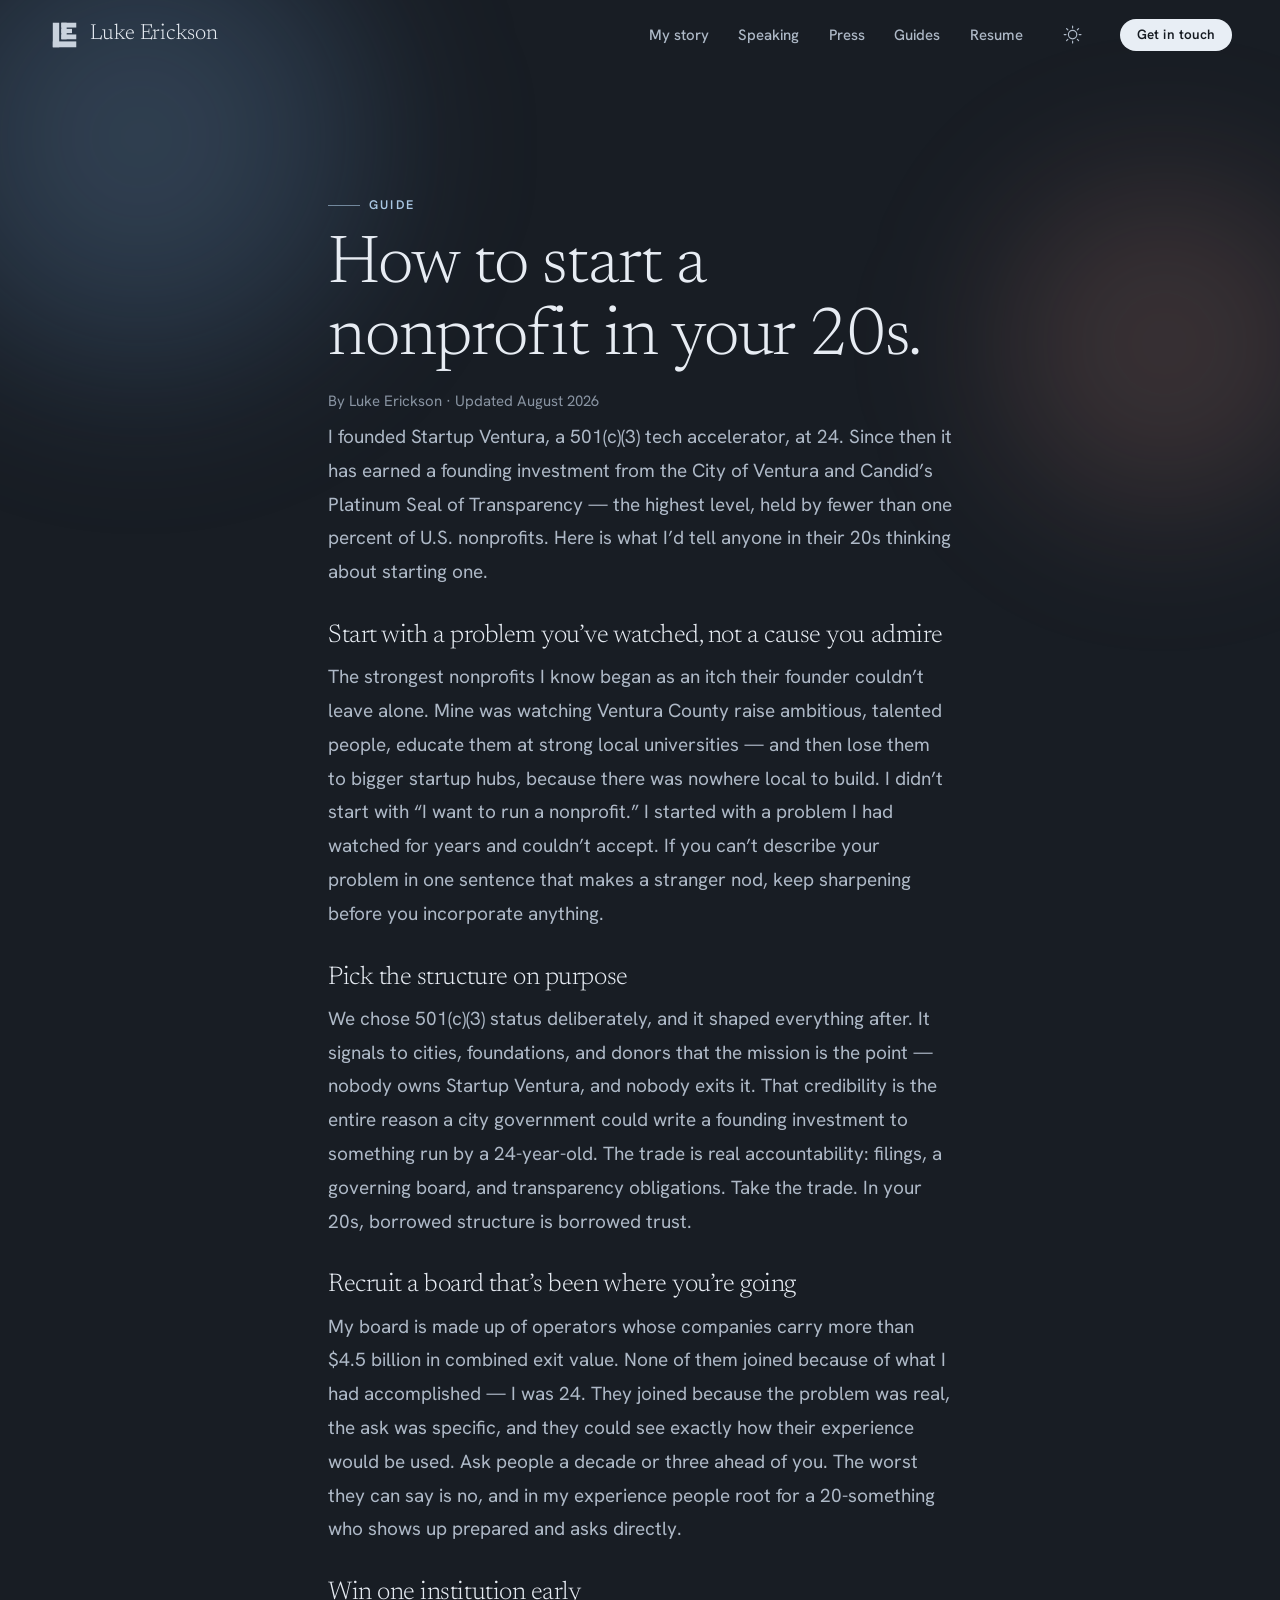
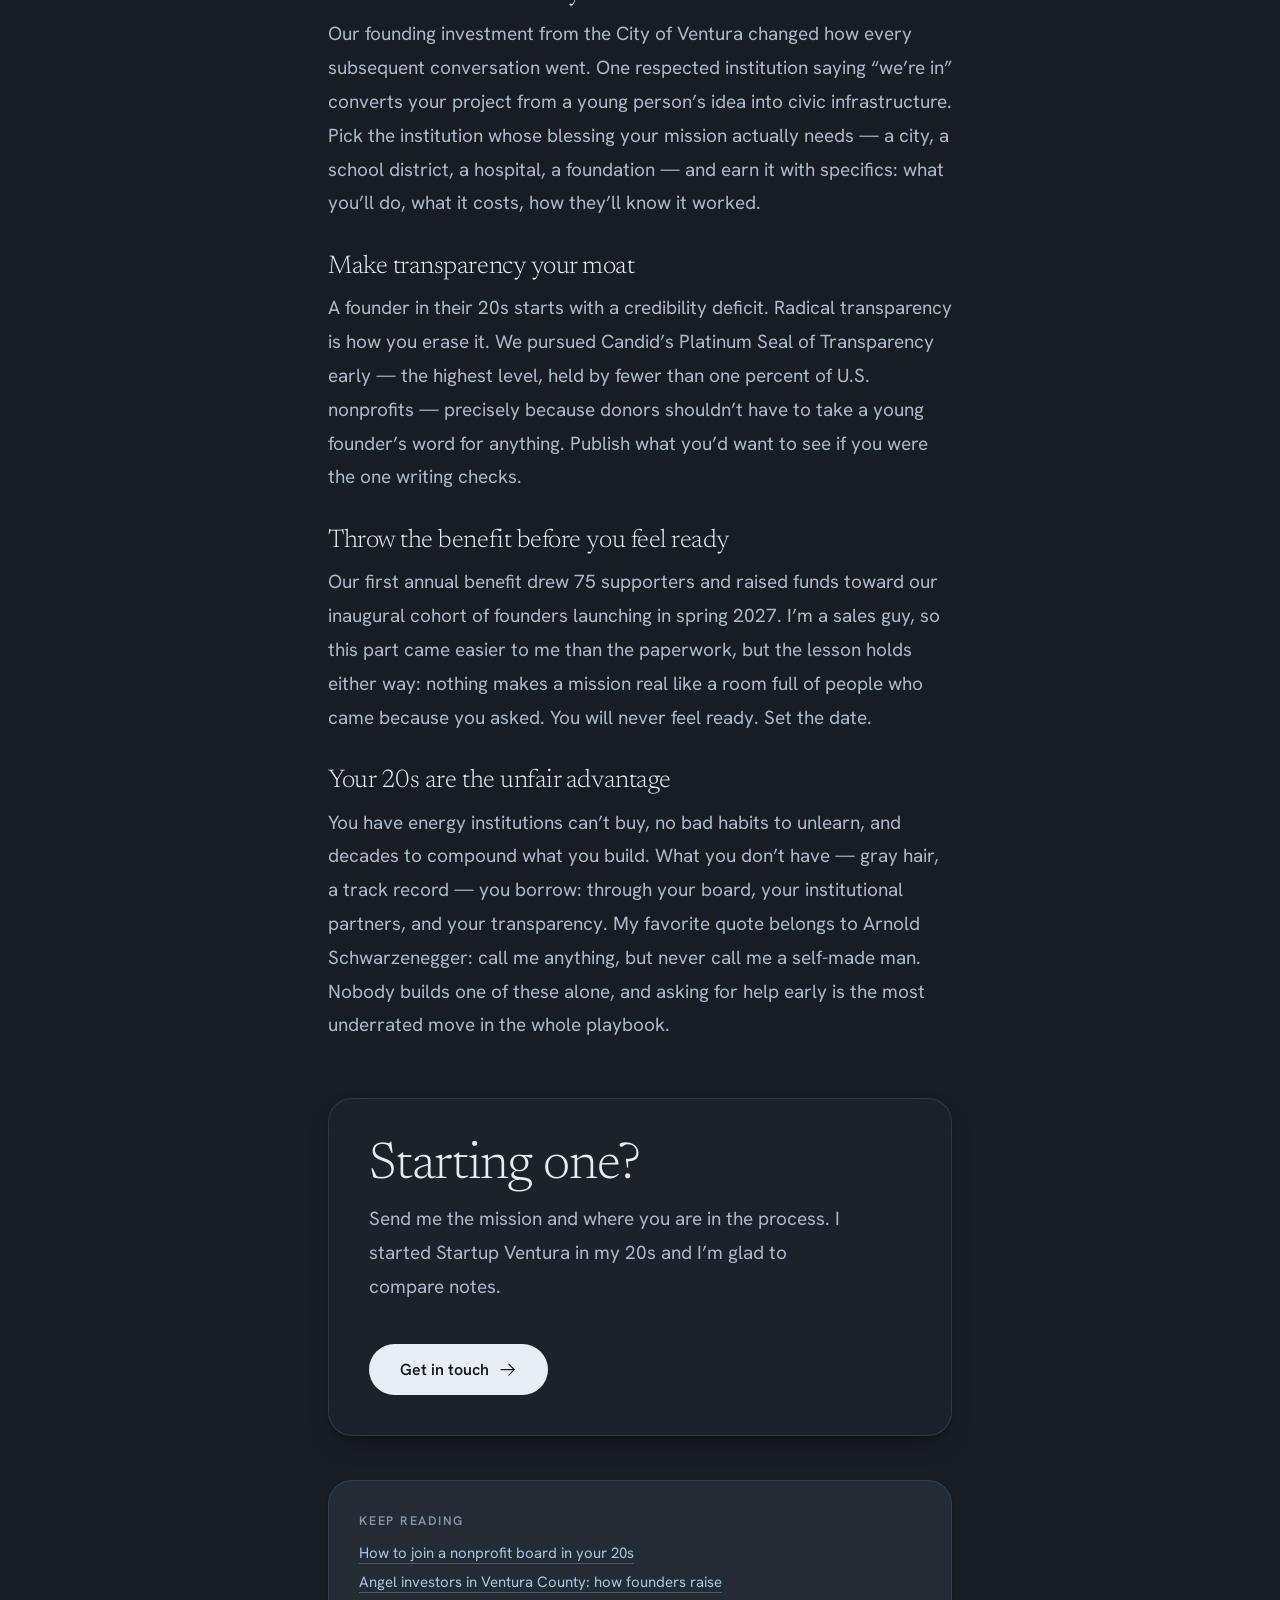
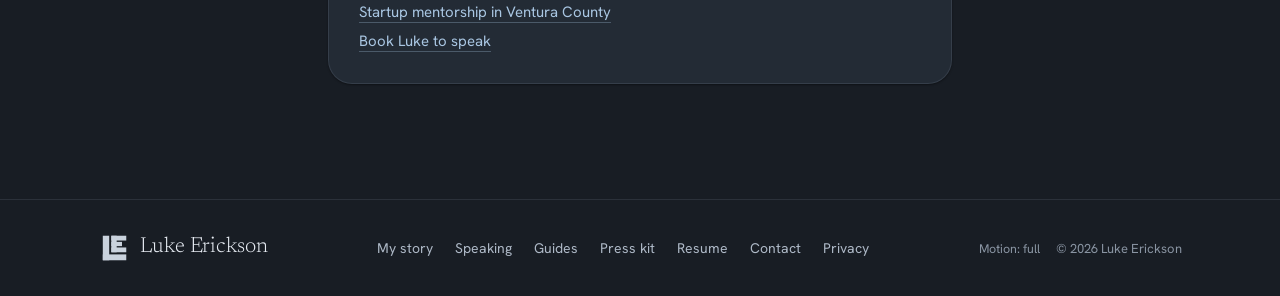
<file: guides/start-a-nonprofit-in-your-20s/index.html>
<!DOCTYPE html>
<html lang="en" data-theme="dark">
<head>
<meta charset="UTF-8" />
<meta name="viewport" content="width=device-width, initial-scale=1" />

<!-- No-flash theme + motion: applied before first paint -->
<script>
(function(){try{var t=localStorage.getItem('luke-theme')||'dark';document.documentElement.setAttribute('data-theme',t);}catch(e){document.documentElement.setAttribute('data-theme','dark');}
try{var m=localStorage.getItem('luke-motion');if(!m){m=window.matchMedia&&window.matchMedia('(prefers-reduced-motion: reduce)').matches?'still':'rich';}document.documentElement.setAttribute('data-motion',m);}catch(e){document.documentElement.setAttribute('data-motion','rich');}})();
</script>
<style>html[data-theme="dark"]{background:#181D24}html[data-theme="light"]{background:#F7F9FC}</style>

<title>How to Start a Nonprofit in Your 20s | Luke Erickson</title>
<meta name="description" content="Luke Erickson founded a 501(c)(3) tech accelerator at 24. The playbook: pick a problem you've watched, recruit a real board, win an institution, earn trust." />
<link rel="canonical" href="https://lukeerickson.com/guides/start-a-nonprofit-in-your-20s/" />
<meta name="robots" content="index, follow" />
<meta name="author" content="Luke Erickson" />
<meta name="theme-color" content="#181D24" />
<meta property="og:type" content="article" />
<meta property="og:site_name" content="Luke Erickson" />
<meta property="og:title" content="How to Start a Nonprofit in Your 20s | Luke Erickson" />
<meta property="og:description" content="Luke Erickson founded a 501(c)(3) tech accelerator at 24. The playbook: pick a problem you've watched, recruit a real board, win an institution, earn trust." />
<meta property="og:url" content="https://lukeerickson.com/guides/start-a-nonprofit-in-your-20s/" />
<meta property="og:image" content="https://lukeerickson.com/assets/og/luke-erickson-og.jpg" />
<meta property="og:image:width" content="1200" />
<meta property="og:image:height" content="630" />
<meta property="og:image:alt" content="Luke Erickson" />
<meta name="twitter:card" content="summary_large_image" />
<meta name="twitter:title" content="How to Start a Nonprofit in Your 20s | Luke Erickson" />
<meta name="twitter:description" content="Luke Erickson founded a 501(c)(3) tech accelerator at 24. The playbook: pick a problem you've watched, recruit a real board, win an institution, earn trust." />
<meta name="twitter:image" content="https://lukeerickson.com/assets/og/luke-erickson-og.jpg" />
<link rel="icon" type="image/svg+xml" href="/assets/logo/LE-monogram.svg" />
<link rel="apple-touch-icon" href="/assets/og/apple-touch-icon.png" />
<link rel="manifest" href="/site.webmanifest" />
<link rel="preload" as="font" type="font/woff2" href="/assets/fonts/newsreader-300.woff2" crossorigin />
<link rel="preload" as="font" type="font/woff2" href="/assets/fonts/hanken-grotesk-400.woff2" crossorigin />
<style data-inline-css>
/* ============================================================
   Luke Erickson — lukeerickson.com
   Full design system (ported verbatim from the approved
   "Luke Erickson Design System" handoff) + page styles.
   Light + dark themes. Default theme is dark (set on <html>).
   ============================================================ */

/* ---------------- Webfonts (self-hosted, swap) ---------------- */
@font-face{font-family:'Newsreader';font-style:normal;font-weight:300;font-display:swap;src:url('/assets/fonts/newsreader-300.woff2') format('woff2');}
@font-face{font-family:'Newsreader';font-style:normal;font-weight:400;font-display:swap;src:url('/assets/fonts/newsreader-400.woff2') format('woff2');}
@font-face{font-family:'Newsreader';font-style:normal;font-weight:500;font-display:swap;src:url('/assets/fonts/newsreader-500.woff2') format('woff2');}
@font-face{font-family:'Newsreader';font-style:italic;font-weight:300;font-display:swap;src:url('/assets/fonts/newsreader-300-italic.woff2') format('woff2');}
@font-face{font-family:'Newsreader';font-style:italic;font-weight:400;font-display:swap;src:url('/assets/fonts/newsreader-400-italic.woff2') format('woff2');}
@font-face{font-family:'Hanken Grotesk';font-style:normal;font-weight:400;font-display:swap;src:url('/assets/fonts/hanken-grotesk-400.woff2') format('woff2');}
@font-face{font-family:'Hanken Grotesk';font-style:normal;font-weight:500;font-display:swap;src:url('/assets/fonts/hanken-grotesk-500.woff2') format('woff2');}
@font-face{font-family:'Hanken Grotesk';font-style:normal;font-weight:600;font-display:swap;src:url('/assets/fonts/hanken-grotesk-600.woff2') format('woff2');}
@font-face{font-family:'Hanken Grotesk';font-style:normal;font-weight:700;font-display:swap;src:url('/assets/fonts/hanken-grotesk-700.woff2') format('woff2');}

/* ============================ TOKENS (light) ============================ */
:root{
  --white:#FFFFFF;--sky-0:#F7F9FC;--sky-50:#FBFCFE;--sky-100:#F1F5FA;--sky-150:#EAF0F7;--sky-200:#E1E9F2;--sky-300:#D2DDEA;
  --blue-700:#3F6E9E;--blue-600:#4A77A6;--blue-500:#7BA7D1;--blue-400:#9CBFDD;--blue-300:#BCD4E8;--blue-200:#D6E4F1;--blue-100:#E7F0F8;--blue-50:#F2F7FB;
  --coral-700:#C9745F;--coral-600:#DD8470;--coral-500:#F0A292;--coral-400:#F4B6A8;--coral-300:#F8CDC2;--coral-200:#FBDFD8;--coral-100:#FDECE7;
  --ink-900:#2A333E;--ink-800:#34404E;--ink-700:#44505F;--ink-600:#5B6675;--ink-500:#74808E;--ink-400:#8A94A1;--ink-300:#AAB3BF;--ink-200:#C9D0D9;--ink-100:#E4E9F0;

  --color-bg:var(--sky-0);--color-bg-tint:var(--sky-100);--color-surface:var(--white);--color-surface-sunken:var(--sky-100);--color-surface-translucent:rgba(255,255,255,.72);
  --color-border:var(--sky-200);--color-border-strong:var(--sky-300);
  --text-primary:var(--ink-800);--text-secondary:var(--ink-600);--text-muted:#69727F;--text-faint:var(--ink-400);
  --text-on-ink:#F4F7FB;--text-on-coral:var(--ink-900);
  --accent-blue:var(--blue-500);--accent-blue-ink:var(--blue-700);--accent-coral:var(--coral-500);--accent-coral-ink:#A35E4D;
  --logo-l:#5B6675;--logo-e:#5B6675;
  --link:var(--blue-700);--link-hover:#355E86;--focus-ring:rgba(123,167,209,.55);
  --color-bg-deep:var(--sky-150);--color-surface-2:var(--sky-50);--color-input-bg:var(--white);--glass-border:rgba(255,255,255,.6);--color-hover-surface:var(--sky-100);
  --btn-primary-bg:var(--ink-800);--btn-primary-fg:var(--text-on-ink);--btn-primary-bg-hover:var(--ink-900);
  --btn-secondary-bg:var(--white);--btn-secondary-bg-hover:var(--sky-50);
  --color-chip-bg:var(--blue-100);--color-chip-fg:var(--blue-700);--color-chip-bg-hover:var(--blue-200);
  --tag-neutral-bg:var(--sky-100);--tag-neutral-fg:var(--ink-700);--tag-neutral-border:var(--sky-200);
  --tag-blue-bg:var(--blue-100);--tag-blue-fg:var(--blue-700);--tag-coral-bg:var(--coral-100);--tag-coral-fg:#9C4A34;
  --cloud-blue:rgba(123,167,209,.22);--cloud-blue-soft:rgba(156,191,221,.16);--cloud-coral:rgba(240,162,146,.16);--cloud-coral-soft:rgba(244,182,168,.11);--cloud-white:rgba(255,255,255,.85);

  /* type */
  --font-display:'Newsreader','Iowan Old Style','Palatino Linotype','Times New Roman',serif;
  --font-sans:'Hanken Grotesk',system-ui,-apple-system,'Segoe UI',Helvetica,Arial,sans-serif;
  --font-mono:ui-monospace,'SF Mono',Menlo,Consolas,monospace;
  --fw-display-thin:200;--fw-display:300;--fw-display-book:400;--fw-regular:400;--fw-medium:500;--fw-semibold:600;--fw-bold:700;
  --text-display-2xl:clamp(3.5rem,2.1rem + 6vw,7rem);--text-display-xl:clamp(3rem,2rem + 4.6vw,5.5rem);
  --text-display-lg:clamp(2.5rem,1.85rem + 3.2vw,4.25rem);--text-display-md:clamp(2rem,1.55rem + 2.2vw,3.25rem);
  --text-h3:clamp(1.3rem,1.17rem + .65vw,1.6rem);
  --text-body-lg:1.1875rem;--text-body:1.0625rem;--text-body-sm:.9375rem;--text-caption:.8125rem;--text-eyebrow:.78125rem;
  --lh-display:1.06;--lh-tight:1.15;--lh-heading:1.22;--lh-snug:1.4;--lh-body:1.65;--lh-relaxed:1.78;
  --ls-display:-.018em;--ls-tight:-.01em;--ls-wide:.04em;--ls-eyebrow:.18em;

  /* spacing */
  --space-1:.25rem;--space-2:.5rem;--space-3:.75rem;--space-4:1rem;--space-5:1.25rem;--space-6:1.5rem;--space-8:2rem;--space-10:2.5rem;--space-12:3rem;--space-16:4rem;
  --page-gutter:clamp(1.25rem,5vw,3rem);

  /* effects */
  --radius-xs:6px;--radius-sm:10px;--radius-md:16px;--radius-lg:24px;--radius-xl:36px;--radius-2xl:48px;--radius-pill:999px;--radius-circle:50%;
  --shadow-xs:0 1px 2px rgba(80,110,150,.06);--shadow-sm:0 2px 10px -2px rgba(80,110,150,.10);
  --shadow-md:0 12px 28px -14px rgba(70,100,145,.20),0 2px 8px -4px rgba(70,100,145,.08);
  --shadow-lg:0 28px 56px -22px rgba(63,93,140,.26),0 8px 20px -14px rgba(63,93,140,.10);
  --shadow-xl:0 44px 90px -30px rgba(58,88,135,.30),0 14px 30px -18px rgba(58,88,135,.12);
  --shadow-soft:0 24px 70px -28px rgba(99,128,170,.30);--shadow-coral:0 24px 60px -26px rgba(225,140,118,.26);
  --ring-focus:0 0 0 3px var(--focus-ring);
  --blur-glass:16px;--blur-cloud:64px;
  --ease-out:cubic-bezier(.22,1,.36,1);--ease-in-out:cubic-bezier(.65,0,.35,1);--ease-soft:cubic-bezier(.4,0,.2,1);--ease-drift:cubic-bezier(.45,.05,.55,.95);
  --dur-fast:150ms;--dur-med:280ms;--dur-slow:520ms;--dur-drift:32s;
  --z-clouds:1;--z-content:2;--z-nav:50;
}

/* ============================ TOKENS (dark, default) ============================ */
[data-theme="dark"]{
  --color-bg:#181D24;--color-bg-deep:#0E1217;--color-bg-tint:#1E242D;--color-surface:#232B35;--color-surface-sunken:#14181E;--color-surface-2:#2A3340;
  --color-surface-translucent:rgba(31,38,47,.62);--color-input-bg:#1B212A;--glass-border:rgba(255,255,255,.10);
  --color-border:rgba(180,198,219,.12);--color-border-strong:rgba(180,198,219,.22);
  --text-primary:#E7ECF3;--text-secondary:#AEB9C7;--text-muted:#8994A2;--text-faint:#5E6A78;--text-on-coral:#20262E;
  --accent-blue:#8FB8DE;--accent-blue-ink:#A9C6E2;--accent-coral:#F0A292;--accent-coral-ink:#F2B3A6;
  --link:#A9C6E2;--link-hover:#C7DBEE;--focus-ring:rgba(143,184,222,.50);
  --logo-l:#C9D2DD;--logo-e:#C9D2DD;
  --btn-primary-bg:#E8EEF5;--btn-primary-fg:#161B22;--btn-primary-bg-hover:#FFFFFF;--btn-secondary-bg:var(--color-surface);--btn-secondary-bg-hover:var(--color-surface-2);
  --color-chip-bg:rgba(143,184,222,.15);--color-chip-fg:#BBD4EC;--color-chip-bg-hover:rgba(143,184,222,.24);--color-hover-surface:rgba(255,255,255,.06);
  --tag-neutral-bg:rgba(255,255,255,.06);--tag-neutral-fg:#C2CCD8;--tag-neutral-border:rgba(255,255,255,.09);
  --tag-blue-bg:rgba(143,184,222,.16);--tag-blue-fg:#BBD4EC;--tag-coral-bg:rgba(240,162,146,.16);--tag-coral-fg:#F4B6A8;
  --cloud-blue:rgba(123,167,209,.30);--cloud-blue-soft:rgba(96,140,190,.20);--cloud-coral:rgba(240,162,146,.18);--cloud-coral-soft:rgba(228,150,135,.12);--cloud-white:rgba(176,203,230,.16);
  --shadow-xs:0 1px 2px rgba(0,0,0,.40);--shadow-sm:0 2px 10px -2px rgba(0,0,0,.50);
  --shadow-md:0 12px 28px -14px rgba(0,0,0,.60),0 2px 8px -4px rgba(0,0,0,.40);
  --shadow-lg:0 28px 56px -22px rgba(0,0,0,.65),0 8px 20px -14px rgba(0,0,0,.50);
  --shadow-xl:0 44px 90px -30px rgba(0,0,0,.70),0 14px 30px -18px rgba(0,0,0,.55);
  --shadow-soft:0 24px 70px -28px rgba(40,70,110,.55);--shadow-coral:0 24px 60px -26px rgba(0,0,0,.50);
}

/* ============================ BASE ============================ */
*,*::before,*::after{box-sizing:border-box;}
html{scroll-behavior:smooth;-webkit-text-size-adjust:100%;}
body{
  margin:0;background:var(--color-bg);color:var(--text-primary);
  font-family:var(--font-sans);font-size:var(--text-body);line-height:var(--lh-body);
  -webkit-font-smoothing:antialiased;text-rendering:optimizeLegibility;overflow-x:hidden;
}
img,svg{display:block;max-width:100%;}
a{color:var(--link);text-decoration:none;}
:focus-visible{outline:2px solid var(--accent-blue-ink);outline-offset:2px;border-radius:4px;}
.skip-link{position:absolute;left:-9999px;top:0;background:var(--btn-primary-bg);color:var(--btn-primary-fg);padding:.7rem 1.1rem;border-radius:var(--radius-pill);z-index:200;font-weight:600;}
.skip-link:focus{left:16px;top:16px;}
.visually-hidden{position:absolute!important;width:1px;height:1px;padding:0;margin:-1px;overflow:hidden;clip:rect(0 0 0 0);white-space:nowrap;border:0;}

/* ============================ TYPE HELPERS ============================ */
.ds-display{font-family:var(--font-display);font-weight:var(--fw-display);line-height:var(--lh-display);letter-spacing:var(--ls-display);color:var(--text-primary);margin:0;}
.ds-eyebrow{font-family:var(--font-sans);font-weight:var(--fw-semibold);font-size:var(--text-eyebrow);letter-spacing:var(--ls-eyebrow);text-transform:uppercase;color:var(--accent-blue-ink);display:inline-flex;align-items:center;gap:.7em;}
.ds-eyebrow--line::before{content:"";width:2rem;height:1px;background:currentColor;opacity:.6;flex:none;}
.ds-prose{font-size:var(--text-body-lg);line-height:var(--lh-relaxed);color:var(--text-secondary);}
.ds-prose p{margin:0;}
.ds-prose p+p{margin-top:1.05em;}
.ds-link{color:var(--link);text-decoration:none;border-bottom:1px solid color-mix(in srgb,var(--link) 30%,transparent);transition:color var(--dur-fast) var(--ease-soft),border-color var(--dur-fast) var(--ease-soft);}
.ds-link:hover{color:var(--link-hover);border-bottom-color:var(--link-hover);}

/* ============================ ICONS ============================ */
.icon{width:1.2em;height:1.2em;fill:currentColor;flex:none;}

/* ============================ BUTTON ============================ */
.ds-btn{display:inline-flex;align-items:center;justify-content:center;gap:.55em;font-family:var(--font-sans);font-weight:var(--fw-semibold);font-size:.9375rem;line-height:1;letter-spacing:.005em;padding:.75rem 1.4rem;border-radius:var(--radius-pill);border:1px solid transparent;background:transparent;color:var(--text-primary);cursor:pointer;white-space:nowrap;text-decoration:none;transition:background var(--dur-fast) var(--ease-soft),color var(--dur-fast) var(--ease-soft),border-color var(--dur-fast) var(--ease-soft),box-shadow var(--dur-med) var(--ease-out),transform var(--dur-med) var(--ease-out);}
.ds-btn:focus-visible{outline:none;box-shadow:var(--ring-focus);}
.ds-btn__icon{display:inline-flex;font-size:1.15em;line-height:0;}
.ds-btn__icon .icon{width:1.05em;height:1.05em;}
.ds-btn--sm{padding:.5rem 1rem;font-size:.84375rem;}
.ds-btn--lg{padding:.95rem 1.85rem;font-size:1rem;}
.ds-btn--primary{background:var(--btn-primary-bg);color:var(--btn-primary-fg);}
.ds-btn--primary:hover{background:var(--btn-primary-bg-hover);transform:translateY(-1px);box-shadow:var(--shadow-md);}
.ds-btn--primary:active{transform:translateY(0) scale(.99);box-shadow:var(--shadow-sm);}
.ds-btn--coral{background:var(--accent-coral);color:var(--text-on-coral);}
.ds-btn--coral:hover{background:var(--coral-400);transform:translateY(-1px);box-shadow:var(--shadow-coral);}
.ds-btn--soft{background:var(--color-chip-bg);color:var(--color-chip-fg);}
.ds-btn--soft:hover{background:var(--color-chip-bg-hover);}
.ds-btn--secondary{background:var(--btn-secondary-bg);color:var(--text-primary);border-color:var(--color-border-strong);}
.ds-btn--secondary:hover{background:var(--btn-secondary-bg-hover);transform:translateY(-1px);box-shadow:var(--shadow-sm);}
.ds-btn--ghost{background:transparent;color:var(--text-primary);}
.ds-btn--ghost:hover{background:var(--color-hover-surface);}
.ds-btn--link{background:transparent;color:var(--link);padding-inline:0;border-radius:0;}
.ds-btn--link:hover{color:var(--link-hover);}
.ds-btn--link .ds-btn__icon{transition:transform var(--dur-med) var(--ease-out);}
.ds-btn--link:hover .ds-btn__icon{transform:translateX(3px);}

/* ============================ ICON BUTTON ============================ */
.ds-iconbtn{display:inline-grid;place-items:center;width:2.75rem;height:2.75rem;border-radius:var(--radius-circle);border:1px solid transparent;background:transparent;color:var(--text-secondary);cursor:pointer;font-size:1.2rem;line-height:0;transition:background var(--dur-fast) var(--ease-soft),color var(--dur-fast) var(--ease-soft),border-color var(--dur-fast) var(--ease-soft),box-shadow var(--dur-med) var(--ease-out);}
.ds-iconbtn:hover{background:var(--color-hover-surface);color:var(--text-primary);}
.ds-iconbtn:focus-visible{outline:none;box-shadow:var(--ring-focus);}
.ds-iconbtn .icon{width:1.2rem;height:1.2rem;}
.ds-iconbtn--soft{background:var(--color-surface);border-color:var(--color-border);box-shadow:var(--shadow-xs);}
.ds-iconbtn--soft:hover{border-color:var(--color-border-strong);color:var(--text-primary);}

/* ============================ TAG ============================ */
.ds-tag{display:inline-flex;align-items:center;gap:.4em;font-family:var(--font-sans);font-weight:var(--fw-semibold);font-size:.8125rem;letter-spacing:.01em;line-height:1;padding:.4rem .75rem;border-radius:var(--radius-pill);border:1px solid transparent;white-space:nowrap;}
.ds-tag--neutral{background:var(--tag-neutral-bg);color:var(--tag-neutral-fg);border-color:var(--tag-neutral-border);}
.ds-tag--blue{background:var(--tag-blue-bg);color:var(--tag-blue-fg);}
.ds-tag--coral{background:var(--tag-coral-bg);color:var(--tag-coral-fg);}
.ds-tag--outline{background:transparent;color:var(--text-secondary);border-color:var(--color-border-strong);}
.ds-tag--sm{font-size:.75rem;padding:.25rem .6rem;}

/* ============================ CARD ============================ */
.ds-card{position:relative;background:var(--color-surface);border:1px solid var(--color-border);border-radius:var(--radius-lg);padding:var(--space-8);box-shadow:var(--shadow-sm);transition:transform var(--dur-med) var(--ease-out),box-shadow var(--dur-med) var(--ease-out),border-color var(--dur-med) var(--ease-out);}
.ds-card--raised{box-shadow:var(--shadow-md);}
.ds-card--glass{background:var(--color-surface-translucent);backdrop-filter:blur(var(--blur-glass));-webkit-backdrop-filter:blur(var(--blur-glass));border-color:var(--glass-border);box-shadow:var(--shadow-md);}
.ds-card--interactive{cursor:pointer;}
.ds-card--interactive:hover{transform:translateY(-3px);box-shadow:var(--shadow-lg);border-color:transparent;}

/* ============================ INPUT / FIELD ============================ */
.ds-field{display:flex;flex-direction:column;gap:.5rem;}
.ds-field__label{font-family:var(--font-sans);font-weight:var(--fw-semibold);font-size:var(--text-eyebrow);letter-spacing:var(--ls-eyebrow);text-transform:uppercase;color:var(--text-secondary);}
.ds-input{width:100%;font-family:var(--font-sans);font-size:1rem;color:var(--text-primary);background:var(--color-input-bg);border:1px solid var(--color-border-strong);border-radius:var(--radius-md);padding:.8rem 1rem;transition:border-color var(--dur-fast) var(--ease-soft),box-shadow var(--dur-fast) var(--ease-soft),background var(--dur-fast) var(--ease-soft);}
.ds-input::placeholder{color:var(--text-muted);}
.ds-input:focus{outline:none;border-color:var(--accent-blue);box-shadow:var(--ring-focus);}
textarea.ds-input{resize:vertical;min-height:7rem;line-height:var(--lh-body);}

/* ============================ STAT ============================ */
.ds-stat{display:flex;flex-direction:column;gap:.35rem;}
.ds-stat__num{font-family:var(--font-display);font-weight:var(--fw-display);font-size:var(--text-display-md);line-height:1;letter-spacing:var(--ls-display);color:var(--text-primary);}
.ds-stat__num em{font-style:normal;color:var(--accent-coral);}
.ds-stat__label{font-family:var(--font-sans);font-weight:var(--fw-semibold);font-size:var(--text-eyebrow);letter-spacing:var(--ls-eyebrow);text-transform:uppercase;color:var(--accent-blue-ink);}

/* ============================ DIVIDER ============================ */
.ds-divider{height:1px;border:0;background:var(--color-border);margin:0;}

/* ============================ WORDMARK / MONOGRAM ============================ */
.ds-wordmark{display:inline-flex;align-items:center;gap:.6rem;font-family:var(--font-display);color:var(--text-primary);text-decoration:none;line-height:1;}
.ds-wordmark__mark{display:block;flex:none;width:32px;height:32px;}
.ds-wordmark__name{font-weight:var(--fw-display);font-size:1.35rem;letter-spacing:var(--ls-tight);white-space:nowrap;}
.ds-monogram .le-l{fill:var(--logo-l);}
.ds-monogram .le-e{fill:var(--logo-e);}

/* ============================ ATMOSPHERE / CLOUDS ============================ */
.ds-sky{position:relative;isolation:isolate;background:var(--color-bg);}
.ds-sky__field{position:fixed;inset:0;z-index:var(--z-clouds);overflow:hidden;pointer-events:none;}
.ds-sky__content{position:relative;z-index:var(--z-content);}
.ds-cloud{position:absolute;border-radius:50%;filter:blur(var(--blur-cloud));will-change:transform;transform:translateZ(0);}
.ds-cloud--blue{background:radial-gradient(circle at 50% 45%,var(--cloud-blue) 0%,var(--cloud-blue-soft) 42%,transparent 70%);}
.ds-cloud--coral{background:radial-gradient(circle at 50% 50%,var(--cloud-coral) 0%,var(--cloud-coral-soft) 45%,transparent 72%);}
.ds-cloud--white{background:radial-gradient(circle at 50% 45%,var(--cloud-white) 0%,rgba(255,255,255,.5) 40%,transparent 70%);}
[data-theme="dark"] .ds-cloud--white{background:radial-gradient(circle at 50% 45%,var(--cloud-white) 0%,rgba(176,203,230,.08) 40%,transparent 70%);}
@keyframes ds-drift-a{0%{transform:translate3d(0,var(--py,0px),0) scale(1);}100%{transform:translate3d(4%,calc(var(--py,0px) - 3%),0) scale(1.06);}}
@keyframes ds-drift-b{0%{transform:translate3d(0,var(--py,0px),0) scale(1.04);}100%{transform:translate3d(-5%,calc(var(--py,0px) + 2%),0) scale(1);}}
@keyframes ds-drift-c{0%{transform:translate3d(0,var(--py,0px),0) scale(1);}100%{transform:translate3d(3%,calc(var(--py,0px) + 4%),0) scale(1.08);}}
.ds-drift-a{animation:ds-drift-a var(--dur-drift) var(--ease-drift) infinite alternate;}
.ds-drift-b{animation:ds-drift-b calc(var(--dur-drift) * 1.25) var(--ease-drift) infinite alternate;}
.ds-drift-c{animation:ds-drift-c calc(var(--dur-drift) * 1.55) var(--ease-drift) infinite alternate;}

/* ============================ LAYOUT ============================ */
.container{width:100%;max-width:1180px;margin:0 auto;padding-inline:clamp(20px,5vw,48px);}
.container--narrow{max-width:760px;}
.section{position:relative;padding-block:clamp(64px,9vw,132px);}
.section--tight{padding-block:clamp(40px,6vw,80px);}
section[id]{scroll-margin-top:80px;}
picture{display:contents;}
.section__head{display:flex;flex-direction:column;gap:14px;margin-bottom:clamp(32px,5vw,56px);max-width:52ch;}

/* ============================ HEADER / NAV ============================ */
.site-header{position:sticky;top:0;z-index:var(--z-nav);}
.site-header__inner{display:flex;align-items:center;justify-content:space-between;gap:16px;padding:13px clamp(20px,5vw,48px);background:transparent;border-bottom:1px solid transparent;transition:background var(--dur-med) var(--ease-soft),border-color var(--dur-med) var(--ease-soft);}
.site-header.is-scrolled .site-header__inner{background:var(--color-surface-translucent);backdrop-filter:blur(16px);-webkit-backdrop-filter:blur(16px);border-bottom-color:var(--color-border);}
.site-nav{display:flex;align-items:center;gap:clamp(10px,2vw,28px);}
.site-nav__links{display:flex;align-items:center;gap:clamp(10px,2vw,28px);}
.nav-link{background:none;border:0;cursor:pointer;font-family:var(--font-sans);font-weight:500;font-size:15px;color:var(--text-secondary);padding:6px 2px;white-space:nowrap;transition:color var(--dur-fast) var(--ease-soft);text-decoration:none;}
.nav-link:hover,.nav-link:focus-visible{color:var(--text-primary);}
.nav-toggle{display:none;}

/* ============================ HERO ============================ */
.hero{padding-top:clamp(40px,7vw,84px);padding-bottom:clamp(40px,6vw,72px);}
.hero__grid{display:grid;grid-template-columns:1.05fr .95fr;gap:clamp(32px,5vw,72px);align-items:center;}
.hero__copy{display:flex;flex-direction:column;align-items:flex-start;gap:22px;max-width:38ch;}
.hero__name{font-size:var(--text-display-2xl);}
.hero__lead{max-width:42ch;}
.hero__cta{display:flex;align-items:center;gap:18px;flex-wrap:wrap;}
.hero__media{position:relative;justify-self:end;width:100%;max-width:440px;will-change:transform;}
.hero__photo{width:100%;aspect-ratio:4/5;height:auto;object-fit:cover;border-radius:var(--radius-xl);box-shadow:var(--shadow-soft),var(--shadow-lg);background:var(--color-surface-sunken);}
.hero__chip{position:absolute;left:-22px;bottom:34px;display:inline-flex;align-items:center;gap:10px;padding:11px 17px;border-radius:var(--radius-pill);font-size:14px;font-weight:600;color:var(--text-primary);}
.hero__chip-dot{width:9px;height:9px;border-radius:50%;background:var(--accent-coral);box-shadow:0 0 0 0 var(--accent-coral);animation:chipPulse 2.6s var(--ease-soft) infinite;}
@keyframes chipPulse{0%{box-shadow:0 0 0 0 rgba(240,162,146,.5);}70%{box-shadow:0 0 0 9px rgba(240,162,146,0);}100%{box-shadow:0 0 0 0 rgba(240,162,146,0);}}
.hero__socials{position:absolute;right:14px;bottom:-22px;display:flex;gap:8px;}
.hero__stats{display:flex;gap:clamp(28px,5vw,64px);flex-wrap:wrap;margin-top:clamp(40px,6vw,72px);}

/* ============================ MARQUEE ============================ */
.marquee-wrap{margin-top:clamp(40px,6vw,72px);}
.marquee{overflow:hidden;-webkit-mask-image:linear-gradient(90deg,transparent,#000 8%,#000 92%,transparent);mask-image:linear-gradient(90deg,transparent,#000 8%,#000 92%,transparent);}
.marquee__track{display:flex;align-items:center;gap:clamp(28px,4vw,52px);width:max-content;animation:marquee 38s linear infinite;}
.marquee:hover .marquee__track,.marquee:focus-within .marquee__track{animation-play-state:paused;}
.marquee__item{font-family:var(--font-display);font-weight:var(--fw-display-book);font-size:clamp(1.05rem,.9rem + .6vw,1.45rem);color:var(--text-muted);white-space:nowrap;letter-spacing:.01em;}
.marquee__dot{width:5px;height:5px;border-radius:50%;background:var(--accent-coral);opacity:.7;flex:none;}
/* Logo variant: white-silhouette PNGs (alpha = shape), tinted per theme via filter */
.marquee__track--logos{list-style:none;margin:0;padding:0;gap:clamp(34px,5vw,64px);}
.marquee__logo{flex:none;display:flex;align-items:center;}
.marquee__logo img{display:block;height:clamp(30px,2.8vw,40px);width:auto;opacity:.88;transition:opacity .25s ease;}
[data-theme="dark"] .marquee__logo img{filter:brightness(0) invert(.86) sepia(.05) saturate(.5);}
[data-theme="light"] .marquee__logo img{filter:brightness(0) invert(.38) sepia(.12) saturate(.7);}
.marquee__logo:hover img{opacity:1;}
/* Square marks (One Tap, Rotary, Utah) read small at cap-height; give them a touch more */
.marquee__logo img[alt="One Tap"],.marquee__logo img[alt="Rotary Club of Ventura"],.marquee__logo img[alt="University of Utah"]{height:clamp(38px,3.6vw,50px);}
@keyframes marquee{from{transform:translateX(0);}to{transform:translateX(-50%);}}

/* ============================ ABOUT ============================ */
.about__grid{display:grid;grid-template-columns:.85fr 1.15fr;gap:clamp(32px,5vw,72px);align-items:center;}
.about__photo{width:100%;aspect-ratio:4/5;height:auto;object-fit:cover;border-radius:var(--radius-lg);box-shadow:var(--shadow-soft);background:var(--color-surface-sunken);}
.about__body{display:flex;flex-direction:column;align-items:flex-start;gap:20px;}
.about__tags{display:flex;gap:10px;flex-wrap:wrap;}

/* ============================ EXPERIENCE TIMELINE ============================ */
.xp{list-style:none;margin:0;padding:0;}
.xp__item{display:grid;grid-template-columns:58px 1fr;gap:clamp(16px,2.5vw,26px);padding:clamp(22px,3vw,30px) 0;border-top:1px solid var(--color-border);}
.xp__item:first-child{border-top:0;padding-top:0;}
.xp__tile{width:58px;height:58px;border-radius:var(--radius-md);background:var(--color-surface-2);border:1px solid var(--color-border);display:grid;place-items:center;color:var(--accent-blue-ink);}
.xp__tile .icon{width:27px;height:27px;}
.xp__body{min-width:0;display:flex;flex-direction:column;gap:8px;}
.xp__head{display:flex;align-items:baseline;justify-content:space-between;gap:16px;flex-wrap:wrap;}
.xp__role{font-family:var(--font-display);font-weight:var(--fw-display);font-size:clamp(1.35rem,1.1rem + .9vw,1.7rem);line-height:1.12;letter-spacing:-.015em;color:var(--text-primary);margin:0;}
.xp__dates{font-family:var(--font-mono);font-size:13px;color:var(--text-muted);white-space:nowrap;}
.xp__org{font-size:14.5px;color:var(--accent-blue-ink);font-weight:var(--fw-semibold);}
.xp__org .xp__loc{color:var(--text-muted);font-weight:var(--fw-regular);}
.xp__org a{color:inherit;text-decoration:none;border-bottom:1px solid color-mix(in srgb,currentColor 35%,transparent);transition:border-color var(--dur-fast) var(--ease-soft);}
.xp__org a:hover{border-bottom-color:currentColor;}
.xp__desc{font-size:15.5px;line-height:1.6;color:var(--text-secondary);margin:.2em 0 0;max-width:62ch;}
.xp__tags{display:flex;gap:8px;flex-wrap:wrap;margin-top:4px;}
.xp__more{margin-top:clamp(28px,4vw,44px);}

/* ============================ GALLERY ============================ */
.gallery{columns:3;column-gap:16px;}
.gallery__item{break-inside:avoid;margin:0 0 16px;position:relative;border-radius:var(--radius-md);overflow:hidden;box-shadow:var(--shadow-md);cursor:pointer;outline:none;display:block;background:var(--color-surface-sunken);}
.gallery__item img{width:100%;height:auto;display:block;transition:transform .6s var(--ease-out);}
.gallery__item:hover img,.gallery__item:focus-visible img{transform:scale(1.045);}
.gallery__item:focus-visible{outline:none;box-shadow:var(--shadow-md),var(--ring-focus);}
.gallery__cap{position:absolute;left:0;right:0;bottom:0;margin:0;padding:34px 16px 14px;font-family:var(--font-sans);font-size:13px;font-weight:600;letter-spacing:.01em;color:#fff;background:linear-gradient(to top,rgba(8,11,16,.82),rgba(8,11,16,.35) 55%,transparent);opacity:0;transform:translateY(10px);transition:opacity var(--dur-med) var(--ease-soft),transform var(--dur-med) var(--ease-out);}
.gallery__item:hover .gallery__cap,.gallery__item:focus-visible .gallery__cap{opacity:1;transform:none;}
/* Touch devices have no hover: show captions always so mobile keeps the credibility context */
@media (hover:none){.gallery__cap{opacity:1;transform:none;}}

/* ============================ CONTACT ============================ */
.contact__grid{display:grid;grid-template-columns:1.1fr .9fr;gap:clamp(36px,5vw,72px);align-items:start;}
.contact__copy{display:flex;flex-direction:column;align-items:flex-start;gap:18px;}
.contact__form{display:flex;flex-direction:column;gap:18px;width:100%;max-width:460px;}
.contact__aside{display:flex;flex-direction:column;gap:22px;}
.contact__card{display:flex;flex-direction:column;gap:18px;}
.contact__line{display:flex;align-items:flex-start;gap:12px;color:var(--text-secondary);font-size:15px;line-height:1.45;}
.contact__line .icon{width:20px;height:20px;flex:none;margin-top:1px;color:var(--accent-blue-ink);}
.contact__socials{display:flex;gap:10px;}
[hidden]{display:none!important;}
.contact__success{display:flex;gap:14px;align-items:center;}
.contact__success .icon{width:28px;height:28px;color:var(--accent-blue-ink);}

/* ============================ FOOTER ============================ */
.footer{border-top:1px solid var(--color-border);}
.footer__row{display:flex;align-items:center;justify-content:space-between;gap:20px;flex-wrap:wrap;padding-block:32px;}
.footer__nav{display:flex;gap:22px;flex-wrap:wrap;}
.footer__nav a{font-family:var(--font-sans);font-size:14px;color:var(--text-secondary);}
.footer__nav a:hover{color:var(--text-primary);}
.footer__copy{font-size:13px;color:var(--text-muted);}
.footer__meta{display:flex;align-items:center;gap:16px;flex-wrap:wrap;}
.motion-toggle{background:none;border:0;cursor:pointer;font-family:var(--font-sans);font-size:12.5px;color:var(--text-muted);display:inline-flex;align-items:center;gap:6px;padding:4px 0;}
.motion-toggle:hover{color:var(--text-secondary);}

/* ============================ RESUME PAGE ============================ */
.resume-page .container{max-width:1000px;}
.resume-hero{padding-top:clamp(40px,7vw,80px);padding-bottom:clamp(24px,4vw,48px);}
.resume-hero__grid{display:grid;grid-template-columns:1fr auto;gap:24px;align-items:end;}
.resume-hero__name{font-size:var(--text-display-xl);}
.resume-hero__role{color:var(--accent-blue-ink);font-weight:var(--fw-semibold);font-size:var(--text-body-lg);margin-top:8px;}
.resume-hero__contact{display:flex;flex-wrap:wrap;gap:8px 20px;margin-top:14px;color:var(--text-secondary);font-size:14.5px;}
.resume-hero__contact a{color:var(--text-secondary);}
.resume-hero__contact a:hover{color:var(--text-primary);}
.resume-hero__actions{display:flex;flex-direction:column;gap:10px;align-items:flex-end;}
.resume-block{margin-top:clamp(36px,5vw,64px);}
.resume-block__title{font-family:var(--font-display);font-weight:var(--fw-display);font-size:var(--text-display-md);margin:0 0 6px;letter-spacing:var(--ls-display);}
.edu{display:flex;flex-direction:column;gap:4px;padding:clamp(18px,2.5vw,24px) 0;border-top:1px solid var(--color-border);}
.edu:first-of-type{border-top:0;}
.edu__deg{font-family:var(--font-display);font-weight:var(--fw-display);font-size:1.4rem;line-height:1.15;color:var(--text-primary);}
.edu__school{color:var(--accent-blue-ink);font-weight:var(--fw-semibold);font-size:14.5px;}
.skills{display:flex;flex-direction:column;gap:18px;}
.skills__group{display:flex;flex-direction:column;gap:10px;}
.skills__label{font-size:var(--text-eyebrow);letter-spacing:var(--ls-eyebrow);text-transform:uppercase;color:var(--text-muted);font-weight:var(--fw-semibold);}
.skills__tags{display:flex;gap:8px;flex-wrap:wrap;}

/* ============================ STORY / ABOUT-ME PAGE ============================ */
.story__crumb{font-size:13px;color:var(--text-muted);margin-bottom:22px;display:flex;gap:8px;align-items:center;}
.story__crumb a{color:var(--text-muted);}
.story__crumb a:hover{color:var(--text-secondary);}
.story__title{font-size:var(--text-display-xl);margin-top:14px;}
.story__dek{font-size:clamp(1.15rem,1rem + .6vw,1.5rem);line-height:1.5;color:var(--text-secondary);max-width:36ch;margin-top:20px;}
.story__hero{display:block;width:100%;max-width:340px;aspect-ratio:4/5;height:auto;object-fit:cover;border-radius:var(--radius-lg);box-shadow:var(--shadow-soft);background:var(--color-surface-sunken);margin:clamp(28px,4vw,44px) 0;}
.story__body{font-size:var(--text-body-lg);}
.story__body h2{font-family:var(--font-display);font-weight:var(--fw-display);font-size:clamp(1.5rem,1.2rem + 1.1vw,2.05rem);line-height:1.18;letter-spacing:var(--ls-display);color:var(--text-primary);margin:clamp(34px,4.5vw,52px) 0 .5em;}
.story__body p{margin:0;color:var(--text-secondary);line-height:var(--lh-relaxed);}
.story__body p + p{margin-top:1.1em;}
.story__body strong{color:var(--text-primary);font-weight:var(--fw-semibold);}
.story__cta{display:flex;align-items:center;justify-content:space-between;gap:clamp(20px,4vw,40px);flex-wrap:wrap;margin-top:clamp(48px,6vw,72px);padding:clamp(28px,4vw,40px);}
.story__cta-actions{display:flex;flex-direction:column;gap:16px;align-items:flex-start;}
.story__back{margin-top:clamp(28px,4vw,40px);}
.story__credo{margin:clamp(36px,5vw,56px) 0 0;padding-left:22px;border-left:3px solid var(--accent-coral);}
.story__credo blockquote{font-family:var(--font-display);font-weight:var(--fw-display-book);font-style:italic;font-size:clamp(1.3rem,1.1rem + 1vw,1.85rem);line-height:1.3;color:var(--text-primary);margin:0;}
.story__credo cite{display:block;margin-top:12px;font-style:normal;font-family:var(--font-sans);font-size:13px;letter-spacing:.04em;color:var(--text-muted);}

/* ============================ STARTUP VENTURA SECTION ============================ */
.sv-grid{display:grid;grid-template-columns:1.1fr .9fr;gap:clamp(28px,4vw,56px);align-items:start;}
.sv-card{display:flex;flex-direction:column;gap:24px;}
.sv-card__title{font-family:var(--font-sans);font-weight:var(--fw-semibold);font-size:var(--text-eyebrow);letter-spacing:var(--ls-eyebrow);text-transform:uppercase;color:var(--accent-blue-ink);margin:0 0 12px;}
.sv-list{list-style:none;margin:0;padding:0;display:flex;flex-direction:column;gap:10px;}
.sv-list li{position:relative;padding-left:22px;color:var(--text-secondary);font-size:15.5px;line-height:1.45;}
.sv-list li::before{content:"";position:absolute;left:0;top:9px;width:7px;height:7px;border-radius:50%;background:var(--accent-coral);}
.sv-card__vision{margin:0;color:var(--text-secondary);font-size:15.5px;line-height:1.55;}
@media (max-width:760px){.sv-grid{grid-template-columns:1fr;}}

/* ============================ TESTIMONIAL QUOTES ============================ */
.quotes{display:grid;grid-template-columns:1fr 1fr;gap:clamp(28px,5vw,64px);}
.quote{margin:0;display:flex;flex-direction:column;}
.quote__text{font-size:clamp(1.2rem,1rem + .8vw,1.6rem);line-height:1.42;font-style:italic;font-weight:var(--fw-display-book);color:var(--text-primary);margin:0;letter-spacing:0;}
.quote__by{margin-top:18px;font-size:12.5px;letter-spacing:.16em;text-transform:uppercase;color:var(--text-muted);font-weight:var(--fw-semibold);}
@media (max-width:760px){.quotes{grid-template-columns:1fr;gap:34px;}}

/* ============================ GALLERY LIGHTBOX ============================ */
.lightbox{position:fixed;inset:0;z-index:200;display:none;align-items:center;justify-content:center;padding:clamp(16px,5vw,56px);background:rgba(8,11,16,.9);backdrop-filter:blur(8px);-webkit-backdrop-filter:blur(8px);}
.lightbox.is-open{display:flex;}
.lightbox__fig{margin:0;max-width:min(94vw,1100px);display:flex;flex-direction:column;align-items:center;gap:14px;}
.lightbox__img{max-width:100%;max-height:82vh;width:auto;height:auto;border-radius:var(--radius-md);box-shadow:var(--shadow-xl);background:var(--color-surface-sunken);}
.lightbox__cap{color:#fff;font-size:14px;font-weight:600;letter-spacing:.01em;text-align:center;font-family:var(--font-sans);}
.lightbox__close{position:absolute;top:clamp(12px,3vw,28px);right:clamp(12px,3vw,28px);width:44px;height:44px;border-radius:50%;border:0;background:rgba(255,255,255,.14);color:#fff;font-size:26px;line-height:1;cursor:pointer;display:grid;place-items:center;}
.lightbox__close:hover{background:rgba(255,255,255,.24);}
.lightbox__close:focus-visible{outline:2px solid #fff;outline-offset:2px;}

/* ============================ ABOUT — CURRENTLY ============================ */
.about__now{display:flex;align-items:center;gap:9px;margin:2px 0 8px;font-size:var(--text-body-sm);color:var(--text-secondary);}
.about__now-label{position:relative;padding-left:18px;font-weight:600;color:var(--text-primary);}
.about__now-label::before{content:"";position:absolute;left:0;top:50%;transform:translateY(-50%);width:9px;height:9px;border-radius:50%;background:var(--accent-coral);box-shadow:0 0 0 4px var(--coral-100);}

/* ============================ SPEAKING ============================ */
.speak__grid{display:grid;grid-template-columns:minmax(0,.92fr) minmax(0,1.08fr);gap:clamp(28px,5vw,72px);align-items:start;}
@media (max-width:840px){.speak__grid{grid-template-columns:1fr;gap:34px;}}
.speak__intro .ds-btn{margin-top:22px;}
.speak__body{display:grid;gap:30px;}
.speak__label{margin:0 0 14px;font-family:var(--font-sans);font-size:var(--text-eyebrow);letter-spacing:.14em;text-transform:uppercase;color:var(--text-muted);font-weight:600;}
.speak__list{list-style:none;margin:0;padding:0;display:grid;gap:12px;}
.speak__list li{position:relative;padding-left:26px;color:var(--text-secondary);font-size:var(--text-body);line-height:1.5;}
.speak__list--topics li{font-size:var(--text-body-lg);font-weight:500;color:var(--text-primary);}
.speak__list--topics li::before{content:"";position:absolute;left:0;top:.6em;width:10px;height:10px;border-radius:50%;background:linear-gradient(135deg,var(--blue-500),var(--coral-500));}
.speak__list--stages li::before{content:"";position:absolute;left:3px;top:.5em;width:7px;height:7px;border-radius:50%;border:2px solid var(--accent-blue-ink);}

/* ============================ FAQ ============================ */
.faq{max-width:780px;margin:clamp(28px,4vw,46px) auto 0;display:grid;gap:14px;}
.faq__item{border:1px solid var(--color-border);border-radius:var(--radius-md);background:var(--color-surface);box-shadow:var(--shadow-xs);transition:border-color .2s ease,box-shadow .2s ease;}
.faq__item[open]{border-color:var(--color-border-strong);box-shadow:var(--shadow-sm);}
.faq__q{cursor:pointer;list-style:none;padding:20px clamp(20px,3vw,26px);font-family:var(--font-display);font-weight:500;font-size:var(--text-h3);color:var(--text-primary);display:flex;justify-content:space-between;align-items:center;gap:18px;}
.faq__q::-webkit-details-marker{display:none;}
.faq__q::after{content:"";flex:none;width:11px;height:11px;border-right:2px solid var(--accent-blue-ink);border-bottom:2px solid var(--accent-blue-ink);transform:rotate(45deg);transition:transform .25s ease;margin-top:-3px;}
.faq__item[open] .faq__q::after{transform:rotate(-135deg);margin-top:3px;}
.faq__q:focus-visible{outline:2px solid var(--accent-blue-ink);outline-offset:3px;border-radius:var(--radius-sm);}
.faq__a{padding:0 clamp(20px,3vw,26px) 22px;color:var(--text-secondary);font-size:var(--text-body);line-height:1.65;}
.faq__a p{margin:0;max-width:64ch;}

/* ============================ PRESS ============================ */
.press{max-width:1080px;margin:0 auto;}
.press__grid{display:grid;grid-template-columns:repeat(auto-fit,minmax(380px,1fr));gap:22px;margin-top:22px;align-items:stretch;}
@media (max-width:880px){.press__grid{grid-template-columns:1fr;}}
.press__grid .press__card{margin-top:0;display:flex;flex-direction:column;}
.press__grid .press__headline{font-size:var(--text-h3);max-width:none;}
.press__grid .press__meta{margin-top:auto;}
.press__player{margin:0 0 20px;}
.press__player iframe{display:block;width:100%;height:auto;aspect-ratio:16/9;border:0;border-radius:12px;background:var(--color-surface-sunken);}
.press__card{margin-top:22px;padding:clamp(26px,4vw,44px);border:1px solid var(--color-border);border-radius:var(--radius-lg);background:var(--color-surface);box-shadow:var(--shadow-sm);position:relative;overflow:hidden;}
.press__card::before{content:"";position:absolute;top:0;left:0;bottom:0;width:4px;background:linear-gradient(180deg,var(--blue-500),var(--coral-500));}
.press__outlet{font-family:var(--font-sans);font-size:var(--text-eyebrow);letter-spacing:.14em;text-transform:uppercase;color:var(--text-muted);font-weight:600;margin-bottom:12px;}
.press__headline{font-size:var(--text-display-md);margin:0 0 16px;max-width:24ch;}
.press__headline-link{color:var(--text-primary);text-decoration:none;transition:color .2s ease;}
.press__headline-link:hover{color:var(--accent-blue-ink);}
.press__quote{color:var(--text-secondary);font-size:var(--text-body-lg);line-height:1.6;max-width:60ch;margin:0 0 20px;}
.press__meta{display:flex;align-items:center;gap:18px;flex-wrap:wrap;}
.press__date{font-size:var(--text-caption);color:var(--text-muted);}
/* featured (full-row) card: copy left, player right; stacks on mobile */
.press__grid .press__card--wide{grid-column:1/-1;display:grid;grid-template-columns:minmax(0,1fr) minmax(0,1.15fr);grid-template-rows:auto auto 1fr auto;grid-template-areas:"outlet player" "headline player" "quote player" "meta player";column-gap:clamp(24px,4vw,48px);align-items:start;}
.press__card--wide .press__outlet{grid-area:outlet;}
.press__card--wide .press__headline{grid-area:headline;font-size:clamp(1.5rem,1.2rem + 1.4vw,2.25rem);}
.press__card--wide .press__quote{grid-area:quote;}
.press__card--wide .press__player{grid-area:player;margin:0;align-self:center;}
.press__grid .press__card--wide .press__meta{grid-area:meta;margin-top:0;align-self:end;}
@media (max-width:880px){.press__grid .press__card--wide{grid-template-columns:1fr;grid-template-rows:auto;grid-template-areas:"outlet" "headline" "player" "quote" "meta";} .press__card--wide .press__player{margin:0 0 20px;}}
/* featured card with no player: a pull quote takes the right column */
.press__pull{grid-area:player;align-self:center;margin:0;padding-left:clamp(18px,2.4vw,28px);border-left:2px solid var(--coral-500);}
.press__pull p{font-family:var(--font-display);font-weight:var(--fw-display-book);font-style:italic;font-size:clamp(1.35rem,1.1rem + 1.2vw,2rem);line-height:1.28;color:var(--text-primary);margin:0;}
.press__pull cite{display:block;margin-top:14px;font-family:var(--font-sans);font-style:normal;font-size:var(--text-caption);letter-spacing:.04em;color:var(--text-muted);}
@media (max-width:880px){.press__pull{margin:4px 0 20px;}}
/* /speaking: secondary players side by side under the lead video */
.hear-grid{display:grid;grid-template-columns:repeat(auto-fit,minmax(260px,1fr));gap:18px;max-width:640px;}
.hear-grid .press__player{margin:0;}

/* ============================ AS-SEEN-IN STRIP (/press) ============================ */
.seen-row{display:flex;align-items:center;gap:clamp(30px,4.5vw,56px);flex-wrap:wrap;}
.seen-row img{display:block;height:34px;width:auto;opacity:.85;transition:opacity .25s ease;}
.seen-row img[alt="Associated Press"]{height:44px;}
[data-theme="dark"] .seen-row img{filter:brightness(0) invert(.86) sepia(.05) saturate(.5);}
[data-theme="light"] .seen-row img{filter:brightness(0) invert(.38) sepia(.12) saturate(.7);}
.seen-row a:hover img{opacity:1;}
.seen-row--card{gap:22px;margin:2px 0 20px;}
.seen-row--card img{height:24px;}
.seen-row--card img[alt="Associated Press"]{height:32px;}

/* ============================ KIT PAGES (/press, /speaking) ============================ */
.kit-stack{display:grid;gap:18px;}
.kit-grid{display:grid;grid-template-columns:1fr 1fr;gap:18px;align-items:start;}
.kit-grid--three{grid-template-columns:repeat(3,1fr);}
@media (max-width:840px){.kit-grid,.kit-grid--three{grid-template-columns:1fr;}}
.kit-card{padding:clamp(20px,3vw,30px);border:1px solid var(--color-border);border-radius:var(--radius-lg);background:var(--color-surface);box-shadow:var(--shadow-xs);}
.kit-label{margin:0 0 12px;font-family:var(--font-sans);font-size:var(--text-eyebrow);letter-spacing:.14em;text-transform:uppercase;color:var(--text-muted);font-weight:600;}
.bio-card{position:relative;padding-right:clamp(20px,3vw,30px);}
.bio-card .copy-btn{position:absolute;top:16px;right:16px;}
.bio-card__text p{margin:0 0 10px;color:var(--text-secondary);font-size:var(--text-body-sm);line-height:1.65;max-width:64ch;}
.bio-card__text p:last-child{margin-bottom:0;}
.headshot-card img{width:100%;height:auto;border-radius:var(--radius-md);display:block;margin-bottom:14px;}
.headshot-card__row{display:flex;justify-content:space-between;align-items:center;gap:12px;flex-wrap:wrap;font-size:var(--text-caption);color:var(--text-muted);}
.facts{list-style:none;margin:0;padding:0;display:grid;gap:10px;}
.facts li{font-size:var(--text-body-sm);color:var(--text-secondary);line-height:1.55;}
.facts b{display:block;font-family:var(--font-sans);font-size:var(--text-eyebrow);letter-spacing:.1em;text-transform:uppercase;color:var(--text-muted);font-weight:600;margin-bottom:1px;}
.coverage{list-style:none;margin:0;padding:0;display:grid;gap:14px;}
.coverage li{font-size:var(--text-body);line-height:1.55;max-width:70ch;}
.coverage__meta{display:block;font-size:var(--text-caption);color:var(--text-muted);margin-top:2px;}
.guide-card{display:flex;flex-direction:column;gap:6px;text-decoration:none;transition:border-color .2s ease,transform .2s ease,box-shadow .2s ease;}
.guide-card:hover{border-color:var(--color-border-strong);transform:translateY(-2px);box-shadow:var(--shadow-sm);}
.guide-card .ds-btn--link{margin-top:auto;align-self:flex-start;}
.talk__title{margin:0 0 8px;font-family:var(--font-display);font-weight:500;font-size:var(--text-h3);color:var(--text-primary);}
.talk__abs{margin:0;color:var(--text-secondary);font-size:var(--text-body-sm);line-height:1.65;max-width:66ch;}

/* ============================ REVEAL / MOTION ============================ */
.reveal-armed .reveal{opacity:0;transform:translateY(18px);transition:opacity .7s var(--ease-out),transform .7s var(--ease-out);}
.reveal-armed .reveal.is-visible{opacity:1;transform:none;}

/* motion: still — freeze everything */
[data-motion="still"] .ds-cloud{animation:none!important;}
[data-motion="still"] .hero__chip-dot{animation:none!important;}
[data-motion="still"] .marquee__track{animation:none!important;transform:none;}
[data-motion="still"] .marquee{-webkit-mask-image:none;mask-image:none;}
[data-motion="still"] .marquee__track{flex-wrap:wrap;width:auto;justify-content:center;row-gap:14px;}
/* motion: calm — drift stays, marquee stops & wraps */
[data-motion="calm"] .marquee__track{animation:none!important;flex-wrap:wrap;width:auto;justify-content:center;row-gap:14px;}
[data-motion="calm"] .marquee{-webkit-mask-image:none;mask-image:none;}

@media (prefers-reduced-motion:reduce){
  html{scroll-behavior:auto;}
  .ds-cloud{animation:none!important;}
  .hero__chip-dot{animation:none!important;}
  .marquee__track{animation:none!important;flex-wrap:wrap;width:auto;justify-content:center;row-gap:14px;}
  .marquee{-webkit-mask-image:none;mask-image:none;}
  .reveal-armed .reveal{opacity:1!important;transform:none!important;transition:none!important;}
  .hero__photo,.gallery__item img{transition:none!important;}
}

/* ============================ RESPONSIVE ============================ */
@media (max-width:880px){
  .hero__grid,.about__grid,.contact__grid{grid-template-columns:1fr;}
  .hero__media{justify-self:start;max-width:340px;order:-1;margin-bottom:18px;}
  .hero__chip{position:static;margin:14px 0 2px;}
  .hero__copy{max-width:none;}
  .about__photo{max-width:360px;}
  .resume-hero__grid{grid-template-columns:1fr;align-items:start;}
  .resume-hero__actions{align-items:flex-start;}
}
@media (max-width:900px){.gallery{columns:2;}}
/* Mid-width desktops: full nav still shows; drop the wordmark NAME and tighten gaps so seven links fit on one row */
@media (max-width:1120px) and (min-width:881px){.ds-wordmark__name{display:none;}.site-header .ds-wordmark{gap:0;}.site-nav,.site-nav__links{gap:clamp(10px,1.6vw,20px);}}
@media (max-width:880px){
  .site-nav__links{display:none;}
  .nav-toggle{display:inline-grid;}
  .site-header.nav-open .site-nav__links{display:flex;position:absolute;top:100%;right:clamp(20px,5vw,48px);flex-direction:column;align-items:flex-start;gap:14px;padding:18px 22px;background:var(--color-surface);border:1px solid var(--color-border);border-radius:var(--radius-lg);box-shadow:var(--shadow-lg);}
  .hero__socials{position:static;margin-top:18px;}
  .xp__head{gap:4px 16px;}
}
@media (max-width:560px){.gallery{columns:1;}.xp__item{grid-template-columns:1fr;}.xp__tile{display:none;}}
/* Small phones: drop the wordmark NAME (keep the LE monogram) so the header controls + hamburger always fit */
@media (max-width:440px){.ds-wordmark__name{display:none;}.site-header .ds-wordmark{gap:0;}}

/* ============================ PHILANTHROPY (home) ============================ */
.give-card .kit-label{color:var(--accent-coral-ink);}
.give-card .talk__title{margin-bottom:6px;}
.give-lede{max-width:58ch;margin:0;color:var(--text-secondary);font-size:var(--text-body-lg);line-height:1.6;}
.give-also{margin:22px 0 0;max-width:72ch;color:var(--text-muted);font-size:var(--text-body-sm);line-height:1.6;}
.give-also b{color:var(--text-secondary);font-weight:600;}

/* ---------------- Audit quick wins (2026-11-07) ---------------- */
.nav-link[aria-current="page"]{color:var(--text-primary);}
/* Copy buttons sit top-right of bio cards; keep labels clear of them */
.bio-card > .kit-label{padding-right:84px;}
/* Attribution under a press-card quote */
.press__by{margin:-10px 0 20px;font-family:var(--font-sans);font-size:var(--text-caption);letter-spacing:.04em;color:var(--text-muted);}
/* Closing "Get in touch" card on mentorship + guides; inline button under the mentorship intro */
.page-cta{margin-top:clamp(40px,5vw,56px);}
.page-cta__inline{margin:22px 0 8px;}
/* Press "Photos from the field": even 4:5 thumbnails centered on Luke (Download keeps the full photo) */
.field-grid{align-items:stretch;}
.field-grid .headshot-card{display:flex;flex-direction:column;}
.field-frame{aspect-ratio:4/5;margin-bottom:14px;border-radius:var(--radius-md);overflow:hidden;}
.field-frame picture{display:block;width:100%;height:100%;}
.field-frame img{width:100%;height:100%;object-fit:cover;margin:0;border-radius:0;}
.field-frame img[src*="popl-nasdaq"]{object-position:50% 85%;}
.field-frame img[src*="speaking"]{object-position:50% 30%;}
.field-grid .headshot-card__row{margin-top:auto;flex-direction:column;align-items:flex-start;}
/* Philanthropy cards: equal heights per row, links aligned at the bottom */
.kit-grid > .give-card{align-self:stretch;}
/* Phones: 44px minimum tap targets for nav, footer and button links */
@media (max-width:880px){
  .site-header .ds-wordmark,.footer .ds-wordmark{min-height:44px;min-width:44px;}
  .site-header.nav-open .site-nav__links{gap:2px;}
  .site-header.nav-open .nav-link{display:flex;align-items:center;min-height:44px;}
  .ds-btn--sm{min-height:44px;}
  .footer__nav{gap:0 22px;}
  .footer__nav a,.motion-toggle{display:inline-flex;align-items:center;min-height:44px;}
  a.contact__line{align-items:center;min-height:44px;}
  .seen-row a{display:inline-flex;align-items:center;min-height:44px;}
}
/* ---------------- Mobile homepage (2026-11-07, audit #1 and #2) ---------------- */
/* Phones: eyebrow, name, tagline and button come before the photo */
@media (max-width:880px){
  .hero__media{order:0;margin-bottom:0;}
}
/* Phones: two-column gallery, captions under each photo instead of over it */
@media (max-width:560px){
  .gallery{columns:2;column-gap:10px;}
  .gallery__item{margin-bottom:10px;}
  .gallery__cap{position:static;opacity:1;transform:none;padding:8px 10px 10px;font-size:12px;line-height:1.35;color:var(--text-secondary);background:none;}
}
/* Mid-page "Get in touch" band after Speaking and the testimonials */
.talk-band{margin-top:0;}
.talk-band h2{max-width:20ch;}

/* ---------------- Clips row and player (2026-11-09) ---------------- */
.clips__head{display:flex;align-items:flex-end;justify-content:space-between;gap:20px;margin-bottom:22px;}
.clips__head h2{margin:10px 0 0;}
.clips__arrows{display:none;gap:10px;flex:none;}
.clips__arrow--back svg{transform:rotate(180deg);}
.clips__row{--edge:max(clamp(20px,5vw,48px),calc((100vw - 1180px)/2 + clamp(20px,5vw,48px)));display:flex;gap:14px;overflow-x:auto;scroll-snap-type:x proximity;scroll-padding-inline:var(--edge);padding:6px var(--edge) 10px;scrollbar-width:none;}
.clips__row::-webkit-scrollbar{display:none;}
.clip{position:relative;flex:0 0 clamp(205px,58vw,250px);aspect-ratio:9/16;border-radius:var(--radius-lg);overflow:hidden;scroll-snap-align:start;display:block;background:var(--color-surface-sunken);box-shadow:var(--shadow-md);color:#fff;text-decoration:none;}
.clip picture,.clip img{position:absolute;inset:0;width:100%;height:100%;}
.clip img{object-fit:cover;transition:transform .6s var(--ease-out);}
.clip:hover img,.clip:focus-visible img{transform:scale(1.04);}
.clip:focus-visible{outline:none;box-shadow:var(--shadow-md),var(--ring-focus);}
.clip__shade{position:absolute;inset:0;background:linear-gradient(to top,rgba(8,11,16,.97) 0%,rgba(8,11,16,.93) 34%,rgba(8,11,16,.78) 48%,rgba(8,11,16,.25) 66%,rgba(8,11,16,0) 78%);}
.clip__play{position:absolute;top:12px;right:12px;display:grid;place-items:center;width:42px;height:42px;border-radius:50%;background:rgba(255,255,255,.94);color:#10141a;}
.clip__body{position:absolute;left:16px;right:16px;bottom:15px;display:flex;flex-direction:column;gap:9px;}
.clip__line{font-family:var(--font-display);font-size:21px;line-height:1.2;letter-spacing:-.005em;text-wrap:pretty;}
.clip__meta{font-family:var(--font-sans);font-size:12.5px;font-weight:600;color:rgba(255,255,255,.82);}
@media (hover:hover) and (min-width:881px){.clips__arrows{display:flex;}}
.reel-modal{position:fixed;inset:0;z-index:210;display:none;align-items:center;justify-content:center;gap:clamp(10px,2vw,28px);padding:clamp(8px,2vw,28px);background:rgba(8,11,16,.92);backdrop-filter:blur(8px);-webkit-backdrop-filter:blur(8px);}
.reel-modal.is-open{display:flex;}
.reel-modal__stage{display:flex;align-items:center;gap:32px;max-height:100%;}
.reel-modal__frame{position:relative;width:min(400px,calc(100vw - 16px));height:min(780px,calc(100dvh - 56px));border-radius:var(--radius-md);overflow:hidden;background:#000;}
.reel-modal__frame iframe{position:relative;display:block;width:100%;height:100%;border:0;}
.reel-modal__spin{position:absolute;left:50%;top:50%;width:34px;height:34px;margin:-17px 0 0 -17px;border-radius:50%;border:3px solid rgba(255,255,255,.25);border-top-color:#fff;animation:reelSpin .9s linear infinite;}
.reel-modal__frame:not(.is-loading) .reel-modal__spin{display:none;}
@keyframes reelSpin{to{transform:rotate(360deg);}}
.reel-modal__info{width:300px;color:#fff;display:flex;flex-direction:column;align-items:flex-start;gap:14px;}
.reel-modal__line{margin:0;font-family:var(--font-display);font-size:30px;line-height:1.16;}
.reel-modal__meta{margin:0;font-family:var(--font-sans);font-size:14px;color:rgba(255,255,255,.78);}
.reel-modal__links{display:flex;flex-direction:column;align-items:flex-start;gap:12px;margin-top:6px;}
.reel-modal__full{color:#fff;font-family:var(--font-sans);font-size:15px;font-weight:600;min-height:44px;display:inline-flex;align-items:center;}
.reel-modal__close,.reel-modal__nav{display:grid;place-items:center;width:46px;height:46px;border:0;border-radius:50%;background:rgba(255,255,255,.14);color:#fff;font-size:28px;line-height:1;cursor:pointer;flex:none;}
.reel-modal__close:hover,.reel-modal__nav:hover{background:rgba(255,255,255,.26);}
.reel-modal__close:focus-visible,.reel-modal__nav:focus-visible{outline:2px solid #fff;outline-offset:2px;}
.reel-modal__close{position:absolute;top:14px;right:14px;z-index:2;}
.reel-modal__nav svg{width:20px;height:20px;}
.reel-modal__nav--prev svg{transform:rotate(180deg);}
@media (max-width:880px){
  .reel-modal{padding:0;}
  .reel-modal__stage{flex-direction:column;gap:0;width:100%;height:100%;}
  .reel-modal__frame{width:100%;height:auto;flex:1 1 auto;border-radius:0;}
  .reel-modal__info{display:none;}
  .reel-modal__nav{position:absolute;bottom:14px;z-index:2;background:rgba(20,24,30,.82);}
  .reel-modal__nav--prev{left:14px;}
  .reel-modal__nav--next{right:14px;}
  .reel-modal__close{background:rgba(20,24,30,.82);}
}
/* Shorter homepage */
.press__also{margin:24px 0 0;text-align:center;font-size:15.5px;color:var(--text-secondary);}
.guide-list{list-style:none;margin:24px 0 0;padding:0;display:grid;grid-template-columns:1fr 1fr;gap:0 36px;}
.guide-list a{display:block;padding:14px 0;border-top:1px solid var(--color-border);color:inherit;text-decoration:none;}
.guide-list b{display:block;font-family:var(--font-sans);font-size:16.5px;font-weight:600;color:var(--text-primary);}
.guide-list span{display:block;margin-top:3px;font-size:14.5px;color:var(--text-secondary);}
.guide-list a:hover b{color:var(--accent-blue-ink);}
@media (max-width:760px){.guide-list{grid-template-columns:1fr;}}
@media (max-width:840px){
  .give-card{padding:18px 20px;}
  .give-card .ds-btn--link{display:none;}
  .speak__block:first-child{display:none;}
}
@media (max-width:880px){
  #about .about__photo{display:none;}
  #about .about__grid{gap:0;}
  .press__card--wide .press__quote{display:none;}
  .sv-card > div + div{display:none;}
  .reel-modal__close{top:auto;bottom:14px;right:auto;left:50%;margin-left:-23px;}
}
@media (max-width:840px){
  #philanthropy .kit-grid{grid-template-columns:1fr 1fr;gap:10px;}
  #philanthropy .give-card{padding:15px 14px;}
  #philanthropy .kit-label{font-size:10.5px;padding-right:0;}
  #philanthropy .talk__title{font-size:18px;}
  #philanthropy .talk__abs{font-size:14px;line-height:1.45;}
}
</style>

<!-- Google Analytics (GA4) -->
<script>
window.dataLayer=window.dataLayer||[];function gtag(){dataLayer.push(arguments);}
gtag('js',new Date());gtag('config','G-3V09P7HYEL');
/* GA4 script loads after first interaction or load+1.2s so it can't compete with first paint; events queue in dataLayer meanwhile. */
(function(){var d=false;function go(){if(d)return;d=true;var s=document.createElement('script');s.async=true;s.src='https://www.googletagmanager.com/gtag/js?id=G-3V09P7HYEL';document.head.appendChild(s);}
if(document.readyState==='complete'){setTimeout(go,1200);}else{window.addEventListener('load',function(){setTimeout(go,1200);});}
['pointerdown','keydown','touchstart','scroll'].forEach(function(e){window.addEventListener(e,go,{once:true,passive:true});});})();
</script>
<script type="application/ld+json">
{
  "@context": "https://schema.org",
  "@graph": [
    {
      "@type": "Article",
      "@id": "https://lukeerickson.com/guides/start-a-nonprofit-in-your-20s/#article",
      "headline": "How to start a nonprofit in your 20s.",
      "url": "https://lukeerickson.com/guides/start-a-nonprofit-in-your-20s/",
      "datePublished": "2026-08-18",
      "dateModified": "2026-08-18",
      "author": { "@id": "https://lukeerickson.com/#luke" },
      "mainEntityOfPage": "https://lukeerickson.com/guides/start-a-nonprofit-in-your-20s/"
    },
    {
      "@type": "BreadcrumbList",
      "@id": "https://lukeerickson.com/guides/start-a-nonprofit-in-your-20s/#breadcrumb",
      "itemListElement": [
        { "@type": "ListItem", "position": 1, "name": "Home", "item": "https://lukeerickson.com/" },
        { "@type": "ListItem", "position": 2, "name": "Start a nonprofit in your 20s", "item": "https://lukeerickson.com/guides/start-a-nonprofit-in-your-20s/" }
      ]
    }
  ]
}
</script>
</head>

<body>

<svg width="0" height="0" style="position:absolute" aria-hidden="true"><defs>
<symbol id="i-sun" viewBox="0 0 256 256"><path d="M120,40V16a8,8,0,0,1,16,0V40a8,8,0,0,1-16,0Zm72,88a64,64,0,1,1-64-64A64.07,64.07,0,0,1,192,128Zm-16,0a48,48,0,1,0-48,48A48.05,48.05,0,0,0,176,128ZM58.34,69.66A8,8,0,0,0,69.66,58.34l-16-16A8,8,0,0,0,42.34,53.66Zm0,116.68-16,16a8,8,0,0,0,11.32,11.32l16-16a8,8,0,0,0-11.32-11.32ZM192,72a8,8,0,0,0,5.66-2.34l16-16a8,8,0,0,0-11.32-11.32l-16,16A8,8,0,0,0,192,72Zm5.66,114.34a8,8,0,0,0-11.32,11.32l16,16a8,8,0,0,0,11.32-11.32ZM48,128a8,8,0,0,0-8-8H16a8,8,0,0,0,0,16H40A8,8,0,0,0,48,128Zm80,80a8,8,0,0,0-8,8v24a8,8,0,0,0,16,0V216A8,8,0,0,0,128,208Zm112-88H216a8,8,0,0,0,0,16h24a8,8,0,0,0,0-16Z"/></symbol>
<symbol id="i-moon" viewBox="0 0 256 256"><path d="M240,96a8,8,0,0,1-8,8H216v16a8,8,0,0,1-16,0V104H184a8,8,0,0,1,0-16h16V72a8,8,0,0,1,16,0V88h16A8,8,0,0,1,240,96ZM144,56h8v8a8,8,0,0,0,16,0V56h8a8,8,0,0,0,0-16h-8V32a8,8,0,0,0-16,0v8h-8a8,8,0,0,0,0,16Zm72.77,97a8,8,0,0,1,1.43,8A96,96,0,1,1,95.07,37.8a8,8,0,0,1,10.6,9.06A88.07,88.07,0,0,0,209.14,150.33,8,8,0,0,1,216.77,153Zm-19.39,14.88c-1.79.09-3.59.14-5.38.14A104.11,104.11,0,0,1,88,64c0-1.79,0-3.59.14-5.38A80,80,0,1,0,197.38,167.86Z"/></symbol>
<symbol id="i-arrow-right" viewBox="0 0 256 256"><path d="M221.66,133.66l-72,72a8,8,0,0,1-11.32-11.32L196.69,136H40a8,8,0,0,1,0-16H196.69L138.34,61.66a8,8,0,0,1,11.32-11.32l72,72A8,8,0,0,1,221.66,133.66Z"/></symbol>
<symbol id="i-mail" viewBox="0 0 256 256"><path d="M224,48H32a8,8,0,0,0-8,8V192a16,16,0,0,0,16,16H216a16,16,0,0,0,16-16V56A8,8,0,0,0,224,48ZM203.43,64,128,133.15,52.57,64ZM216,192H40V74.19l82.59,75.71a8,8,0,0,0,10.82,0L216,74.19V192Z"/></symbol>
<symbol id="i-list" viewBox="0 0 256 256"><path d="M224,128a8,8,0,0,1-8,8H40a8,8,0,0,1,0-16H216A8,8,0,0,1,224,128ZM40,72H216a8,8,0,0,0,0-16H40a8,8,0,0,0,0,16ZM216,184H40a8,8,0,0,0,0,16H216a8,8,0,0,0,0-16Z"/></symbol>
<symbol id="i-x" viewBox="0 0 256 256"><path d="M205.66,194.34a8,8,0,0,1-11.32,11.32L128,139.31,61.66,205.66a8,8,0,0,1-11.32-11.32L116.69,128,50.34,61.66A8,8,0,0,1,61.66,50.34L128,116.69l66.34-66.35a8,8,0,0,1,11.32,11.32L139.31,128Z"/></symbol>
</defs></svg>

<div class="ds-sky">
  <div class="ds-sky__field" id="cloudField" aria-hidden="true">
    <span class="ds-cloud ds-cloud--blue ds-drift-a"  data-depth="0.06" style="width:46vw;height:46vw;left:-12vw;top:-10vw"></span>
    <span class="ds-cloud ds-cloud--coral ds-drift-b" data-depth="0.10" style="width:34vw;height:34vw;right:-8vw;top:14vh"></span>
  </div>

  <div class="ds-sky__content">

  <header class="site-header" id="siteHeader">
    <div class="site-header__inner">
      <a class="ds-wordmark" href="/" aria-label="Luke Erickson — home">
        <svg class="ds-wordmark__mark ds-monogram" viewBox="0 0 120 120" width="32" height="32" role="img" aria-label="LE monogram">
          <g class="le-e"><rect x="50" y="14" width="20" height="62"/><rect x="50" y="14" width="56" height="18"/><rect x="50" y="37" width="40" height="16"/><rect x="50" y="58" width="56" height="18"/></g>
          <g class="le-l"><rect x="18" y="14" width="24" height="92"/><rect x="18" y="84" width="88" height="22"/></g>
        </svg>
        <span class="ds-wordmark__name">Luke Erickson</span>
      </a>
      <nav class="site-nav" aria-label="Primary">
        <div class="site-nav__links" id="navLinks">
          <a class="nav-link" href="/about/me/">My story</a>
          <a class="nav-link" href="/speaking/">Speaking</a>
          <a class="nav-link" href="/press/">Press</a>
          <a class="nav-link" href="/#guides">Guides</a>
          <a class="nav-link" href="/resume/">Resume</a>
        </div>
        <button class="ds-iconbtn" id="themeToggle" type="button" aria-label="Switch theme">
          <svg class="icon" id="themeIcon" aria-hidden="true"><use href="#i-sun"/></svg>
        </button>
        <a class="ds-btn ds-btn--primary ds-btn--sm" href="/#contact">Get in touch</a>
        <button class="ds-iconbtn nav-toggle" id="navToggle" type="button" aria-label="Open menu" aria-expanded="false" aria-controls="navLinks">
          <svg class="icon" id="navToggleIcon" aria-hidden="true"><use href="#i-list"/></svg>
        </button>
      </nav>
    </div>
  </header>

  <main id="main">
    <section class="section">
      <div class="container" style="max-width:720px">
        <span class="ds-eyebrow ds-eyebrow--line">Guide</span>
        <h1 class="ds-display" style="font-size:var(--text-display-lg);margin:14px 0 10px;max-width:20ch">How to start a nonprofit in your 20s.</h1>
        <p style="color:var(--text-muted);font-size:var(--text-body-sm);margin-bottom:6px">By Luke Erickson &middot; Updated August 2026</p>
        <div class="ds-prose" style="max-width:62ch">
          <p>I founded Startup Ventura, a 501(c)(3) tech accelerator, at 24. Since then it has earned a founding investment from the City of Ventura and Candid&rsquo;s Platinum Seal of Transparency &mdash; the highest level, held by fewer than one percent of U.S. nonprofits. Here is what I&rsquo;d tell anyone in their 20s thinking about starting one.</p>

<h2 class="ds-display" style="font-size:var(--text-h3);margin:34px 0 10px">Start with a problem you&rsquo;ve watched, not a cause you admire</h2>
          <p>The strongest nonprofits I know began as an itch their founder couldn&rsquo;t leave alone. Mine was watching Ventura County raise ambitious, talented people, educate them at strong local universities &mdash; and then lose them to bigger startup hubs, because there was nowhere local to build. I didn&rsquo;t start with &ldquo;I want to run a nonprofit.&rdquo; I started with a problem I had watched for years and couldn&rsquo;t accept. If you can&rsquo;t describe your problem in one sentence that makes a stranger nod, keep sharpening before you incorporate anything.</p>
<h2 class="ds-display" style="font-size:var(--text-h3);margin:34px 0 10px">Pick the structure on purpose</h2>
          <p>We chose 501(c)(3) status deliberately, and it shaped everything after. It signals to cities, foundations, and donors that the mission is the point &mdash; nobody owns Startup Ventura, and nobody exits it. That credibility is the entire reason a city government could write a founding investment to something run by a 24-year-old. The trade is real accountability: filings, a governing board, and transparency obligations. Take the trade. In your 20s, borrowed structure is borrowed trust.</p>
<h2 class="ds-display" style="font-size:var(--text-h3);margin:34px 0 10px">Recruit a board that&rsquo;s been where you&rsquo;re going</h2>
          <p>My board is made up of operators whose companies carry more than $4.5 billion in combined exit value. None of them joined because of what I had accomplished &mdash; I was 24. They joined because the problem was real, the ask was specific, and they could see exactly how their experience would be used. Ask people a decade or three ahead of you. The worst they can say is no, and in my experience people root for a 20-something who shows up prepared and asks directly.</p>
<h2 class="ds-display" style="font-size:var(--text-h3);margin:34px 0 10px">Win one institution early</h2>
          <p>Our founding investment from the City of Ventura changed how every subsequent conversation went. One respected institution saying &ldquo;we&rsquo;re in&rdquo; converts your project from a young person&rsquo;s idea into civic infrastructure. Pick the institution whose blessing your mission actually needs &mdash; a city, a school district, a hospital, a foundation &mdash; and earn it with specifics: what you&rsquo;ll do, what it costs, how they&rsquo;ll know it worked.</p>
<h2 class="ds-display" style="font-size:var(--text-h3);margin:34px 0 10px">Make transparency your moat</h2>
          <p>A founder in their 20s starts with a credibility deficit. Radical transparency is how you erase it. We pursued Candid&rsquo;s Platinum Seal of Transparency early &mdash; the highest level, held by fewer than one percent of U.S. nonprofits &mdash; precisely because donors shouldn&rsquo;t have to take a young founder&rsquo;s word for anything. Publish what you&rsquo;d want to see if you were the one writing checks.</p>
<h2 class="ds-display" style="font-size:var(--text-h3);margin:34px 0 10px">Throw the benefit before you feel ready</h2>
          <p>Our first annual benefit drew 75 supporters and raised funds toward our inaugural cohort of founders launching in spring 2027. I&rsquo;m a sales guy, so this part came easier to me than the paperwork, but the lesson holds either way: nothing makes a mission real like a room full of people who came because you asked. You will never feel ready. Set the date.</p>
<h2 class="ds-display" style="font-size:var(--text-h3);margin:34px 0 10px">Your 20s are the unfair advantage</h2>
          <p>You have energy institutions can&rsquo;t buy, no bad habits to unlearn, and decades to compound what you build. What you don&rsquo;t have &mdash; gray hair, a track record &mdash; you borrow: through your board, your institutional partners, and your transparency. My favorite quote belongs to Arnold Schwarzenegger: call me anything, but never call me a self-made man. Nobody builds one of these alone, and asking for help early is the most underrated move in the whole playbook.</p>

        </div>
        <div class="story__cta ds-card ds-card--glass page-cta">
          <div>
            <h2 class="ds-display" style="font-size:var(--text-display-md);margin:0 0 8px">Starting one?</h2>
            <p class="ds-prose" style="margin:0;max-width:44ch">Send me the mission and where you are in the process. I started Startup Ventura in my 20s and I&rsquo;m glad to compare notes.</p>
          </div>
          <a class="ds-btn ds-btn--primary ds-btn--lg" href="/#contact">Get in touch <span class="ds-btn__icon"><svg class="icon" aria-hidden="true"><use href="#i-arrow-right"/></svg></span></a>
        </div>
        <div class="ds-card kit-card" style="margin-top:44px">
          <h2 class="kit-label" style="margin-bottom:10px">Keep reading</h2>
          <ul class="facts" style="gap:6px"><li><a class="ds-link" href="/guides/join-a-board-in-your-20s/">How to join a nonprofit board in your 20s</a></li><li><a class="ds-link" href="/guides/angel-investors-ventura-county/">Angel investors in Ventura County: how founders raise</a></li><li><a class="ds-link" href="/mentorship/">Startup mentorship in Ventura County</a></li><li><a class="ds-link" href="/speaking/">Book Luke to speak</a></li></ul>
        </div>
      </div>
    </section>
  </main>


  <footer class="footer">
    <div class="container">
      <div class="footer__row">
        <a class="ds-wordmark" href="/" aria-label="Luke Erickson — home">
        <svg class="ds-wordmark__mark ds-monogram" viewBox="0 0 120 120" width="32" height="32" role="img" aria-label="LE monogram">
          <g class="le-e"><rect x="50" y="14" width="20" height="62"/><rect x="50" y="14" width="56" height="18"/><rect x="50" y="37" width="40" height="16"/><rect x="50" y="58" width="56" height="18"/></g>
          <g class="le-l"><rect x="18" y="14" width="24" height="92"/><rect x="18" y="84" width="88" height="22"/></g>
        </svg>
        <span class="ds-wordmark__name">Luke Erickson</span>
      </a>
        <nav class="footer__nav" aria-label="Footer">
          <a href="/about/me/">My story</a>
          <a href="/speaking/">Speaking</a>
          <a href="/#guides">Guides</a>
          <a href="/press/">Press kit</a>
          <a href="/resume/">Resume</a>
          <a href="/#contact">Contact</a>
          <a href="/privacy/">Privacy</a>
        </nav>
        <div class="footer__meta">
          <button class="motion-toggle" id="motionToggle" type="button" aria-label="Motion: full, change motion level">Motion: full</button>
          <span class="footer__copy">© <span id="year">2026</span> Luke Erickson</span>
        </div>
      </div>
    </div>
  </footer>

  </div><!-- /.ds-sky__content -->
</div><!-- /.ds-sky -->

<script src="/assets/js/main.js" defer></script>
</body>
</html>
</file>
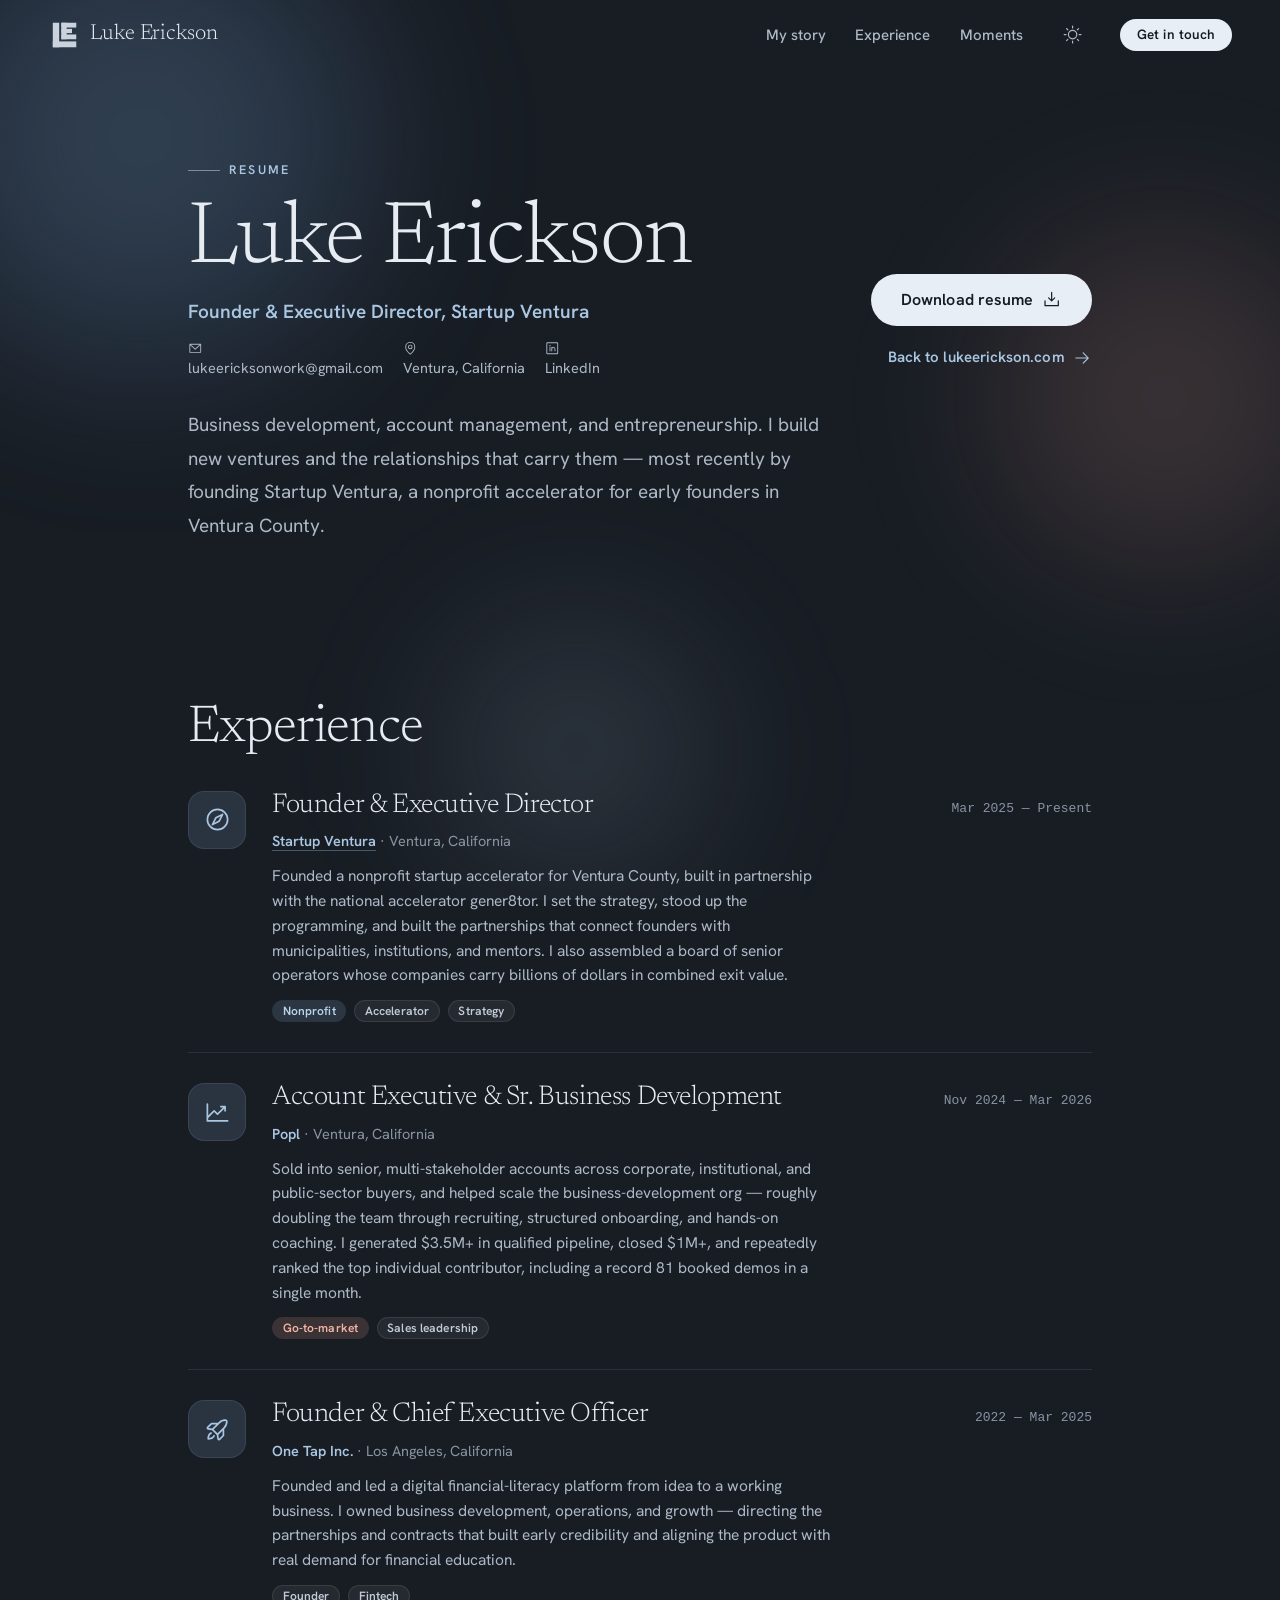
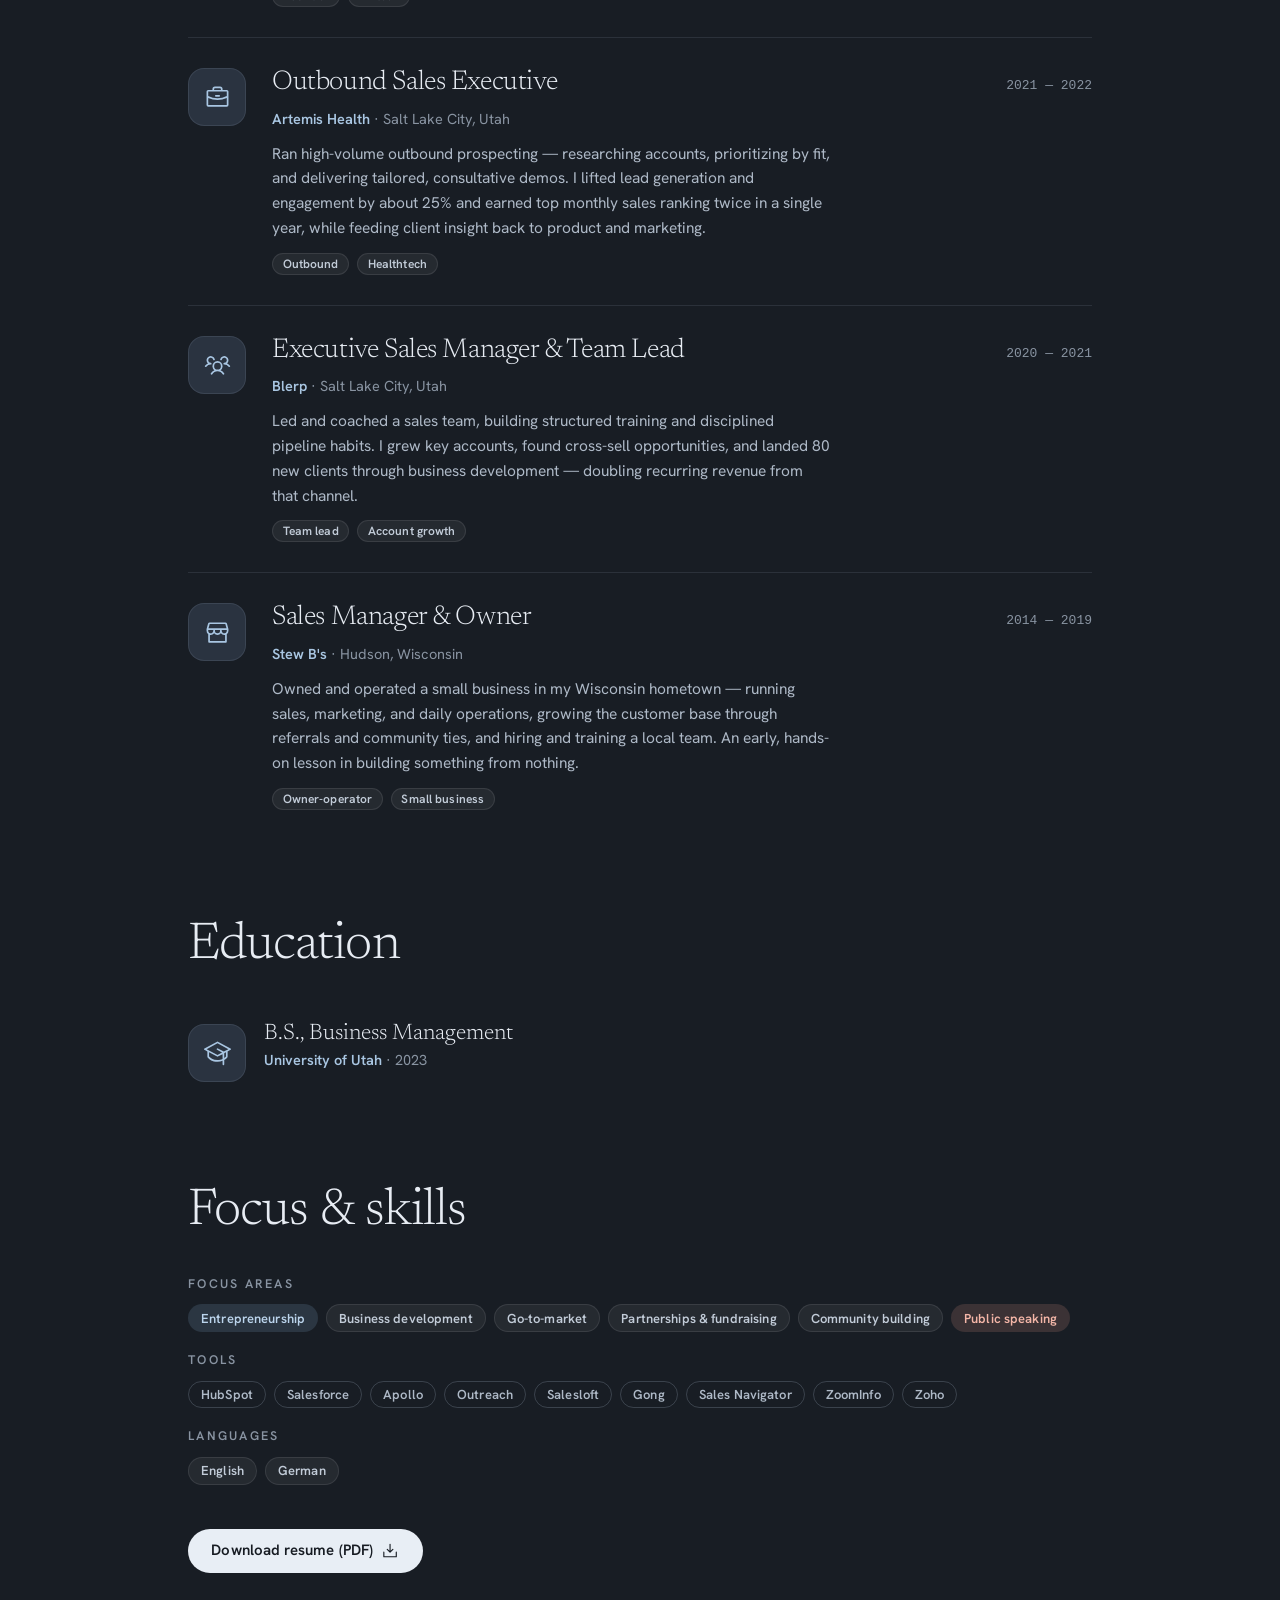
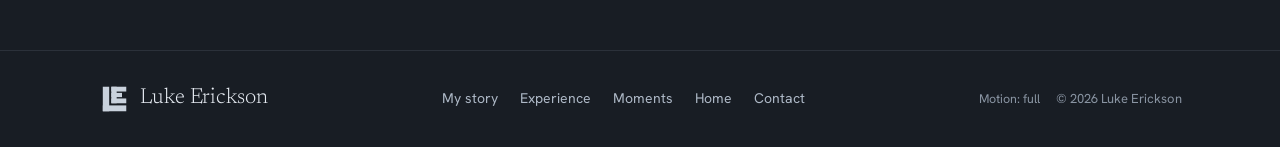
<file: resume.html>
<!DOCTYPE html>
<html lang="en" data-theme="dark">
<head>
<meta charset="UTF-8" />
<meta name="viewport" content="width=device-width, initial-scale=1" />

<script>
(function(){try{var t=localStorage.getItem('luke-theme')||'dark';document.documentElement.setAttribute('data-theme',t);}catch(e){document.documentElement.setAttribute('data-theme','dark');}
try{var m=localStorage.getItem('luke-motion');if(!m){m=window.matchMedia&&window.matchMedia('(prefers-reduced-motion: reduce)').matches?'still':'rich';}document.documentElement.setAttribute('data-motion',m);}catch(e){document.documentElement.setAttribute('data-motion','rich');}})();
</script>
<style>html[data-theme="dark"]{background:#181D24}html[data-theme="light"]{background:#F7F9FC}</style>

<title>Luke Erickson — Resume &amp; Experience</title>
<meta name="description" content="The resume and full work history of Luke Erickson — founder and executive director of Startup Ventura, entrepreneur, and business-development leader in Ventura, California." />
<link rel="canonical" href="https://lukeerickson.com/resume" />
<meta name="robots" content="index, follow, max-image-preview:large, max-snippet:-1" />
<meta name="author" content="Luke Erickson" />
<meta name="theme-color" content="#181D24" />
<meta name="google-site-verification" content="[PLACEHOLDER: Google Search Console verification token]" />

<meta property="og:type" content="profile" />
<meta property="og:site_name" content="Luke Erickson" />
<meta property="og:title" content="Luke Erickson — Resume &amp; Experience" />
<meta property="og:description" content="The resume and full work history of Luke Erickson — founder and executive director of Startup Ventura." />
<meta property="og:url" content="https://lukeerickson.com/resume" />
<meta property="og:image" content="https://lukeerickson.com/assets/og/luke-erickson-og.jpg" />
<meta property="og:image:width" content="1200" />
<meta property="og:image:height" content="630" />
<meta name="twitter:card" content="summary_large_image" />
<meta name="twitter:title" content="Luke Erickson — Resume &amp; Experience" />
<meta name="twitter:description" content="The resume and full work history of Luke Erickson — founder of Startup Ventura." />
<meta name="twitter:image" content="https://lukeerickson.com/assets/og/luke-erickson-og.jpg" />

<link rel="preload" as="font" type="font/woff2" href="assets/fonts/newsreader-300.woff2" crossorigin />
<link rel="preload" as="font" type="font/woff2" href="assets/fonts/hanken-grotesk-400.woff2" crossorigin />
<link rel="preload" as="style" href="assets/css/styles.css" />
<link rel="stylesheet" href="assets/css/styles.css" />

<link rel="icon" type="image/svg+xml" href="assets/logo/LE-monogram.svg" />
<link rel="apple-touch-icon" href="assets/og/apple-touch-icon.png" />
<link rel="manifest" href="site.webmanifest" />

<script type="application/ld+json">
{
  "@context": "https://schema.org",
  "@type": "Person",
  "name": "Luke Erickson",
  "jobTitle": "Founder and Executive Director",
  "worksFor": {
    "@type": "NonprofitOrganization",
    "name": "Startup Ventura",
    "taxID": "39-2204612",
    "url": "https://startupventura.com"
  },
  "alumniOf": { "@type": "CollegeOrUniversity", "name": "University of Utah" },
  "memberOf": { "@type": "OrganizationRole", "roleName": "Board Member", "memberOf": { "@type": "PerformingGroup", "name": "New West Symphony", "url": "https://newwestsymphony.org" } },
  "birthPlace": { "@type": "Place", "name": "Hudson, Wisconsin" },
  "birthDate": "2000-07-22",
  "homeLocation": { "@type": "Place", "name": "Ventura County, California" },
  "hasOccupation": { "@type": "Occupation", "name": "Entrepreneur" },
  "knowsAbout": ["entrepreneurship", "startups", "economic development", "business development", "go-to-market strategy", "fundraising", "community building", "public speaking"],
  "knowsLanguage": ["English", "German"],
  "image": "https://lukeerickson.com/assets/og/luke-erickson-og.jpg",
  "url": "https://lukeerickson.com/",
  "mainEntityOfPage": "https://lukeerickson.com/resume",
  "sameAs": [
    "https://startupventura.com",
    "https://startupventura.com/lukeerickson",
    "https://www.linkedin.com/in/luke-erickson/",
    "https://www.instagram.com/luke_erickson/",
    "https://www.facebook.com/luke.e.erickson",
    "https://newwestsymphony.org/about/board/"
  ]
}
</script>
</head>

<body>
<a class="skip-link" href="#main">Skip to content</a>

<svg width="0" height="0" style="position:absolute" aria-hidden="true" focusable="false">
<defs>
<symbol id="i-sun" viewBox="0 0 256 256"><path d="M120,40V16a8,8,0,0,1,16,0V40a8,8,0,0,1-16,0Zm72,88a64,64,0,1,1-64-64A64.07,64.07,0,0,1,192,128Zm-16,0a48,48,0,1,0-48,48A48.05,48.05,0,0,0,176,128ZM58.34,69.66A8,8,0,0,0,69.66,58.34l-16-16A8,8,0,0,0,42.34,53.66Zm0,116.68-16,16a8,8,0,0,0,11.32,11.32l16-16a8,8,0,0,0-11.32-11.32ZM192,72a8,8,0,0,0,5.66-2.34l16-16a8,8,0,0,0-11.32-11.32l-16,16A8,8,0,0,0,192,72Zm5.66,114.34a8,8,0,0,0-11.32,11.32l16,16a8,8,0,0,0,11.32-11.32ZM48,128a8,8,0,0,0-8-8H16a8,8,0,0,0,0,16H40A8,8,0,0,0,48,128Zm80,80a8,8,0,0,0-8,8v24a8,8,0,0,0,16,0V216A8,8,0,0,0,128,208Zm112-88H216a8,8,0,0,0,0,16h24a8,8,0,0,0,0-16Z"/></symbol>
<symbol id="i-moon" viewBox="0 0 256 256"><path d="M240,96a8,8,0,0,1-8,8H216v16a8,8,0,0,1-16,0V104H184a8,8,0,0,1,0-16h16V72a8,8,0,0,1,16,0V88h16A8,8,0,0,1,240,96ZM144,56h8v8a8,8,0,0,0,16,0V56h8a8,8,0,0,0,0-16h-8V32a8,8,0,0,0-16,0v8h-8a8,8,0,0,0,0,16Zm72.77,97a8,8,0,0,1,1.43,8A96,96,0,1,1,95.07,37.8a8,8,0,0,1,10.6,9.06A88.07,88.07,0,0,0,209.14,150.33,8,8,0,0,1,216.77,153Zm-19.39,14.88c-1.79.09-3.59.14-5.38.14A104.11,104.11,0,0,1,88,64c0-1.79,0-3.59.14-5.38A80,80,0,1,0,197.38,167.86Z"/></symbol>
<symbol id="i-arrow-right" viewBox="0 0 256 256"><path d="M221.66,133.66l-72,72a8,8,0,0,1-11.32-11.32L196.69,136H40a8,8,0,0,1,0-16H196.69L138.34,61.66a8,8,0,0,1,11.32-11.32l72,72A8,8,0,0,1,221.66,133.66Z"/></symbol>
<symbol id="i-arrow-up-right" viewBox="0 0 256 256"><path d="M200,64V168a8,8,0,0,1-16,0V83.31L69.66,197.66a8,8,0,0,1-11.32-11.32L172.69,72H88a8,8,0,0,1,0-16H192A8,8,0,0,1,200,64Z"/></symbol>
<symbol id="i-mail" viewBox="0 0 256 256"><path d="M224,48H32a8,8,0,0,0-8,8V192a16,16,0,0,0,16,16H216a16,16,0,0,0,16-16V56A8,8,0,0,0,224,48ZM203.43,64,128,133.15,52.57,64ZM216,192H40V74.19l82.59,75.71a8,8,0,0,0,10.82,0L216,74.19V192Z"/></symbol>
<symbol id="i-map-pin" viewBox="0 0 256 256"><path d="M128,64a40,40,0,1,0,40,40A40,40,0,0,0,128,64Zm0,64a24,24,0,1,1,24-24A24,24,0,0,1,128,128Zm0-112a88.1,88.1,0,0,0-88,88c0,31.4,14.51,64.68,42,96.25a254.19,254.19,0,0,0,41.45,38.3,8,8,0,0,0,9.18,0A254.19,254.19,0,0,0,174,200.25c27.45-31.57,42-64.85,42-96.25A88.1,88.1,0,0,0,128,16Zm0,206c-16.53-13-72-60.75-72-118a72,72,0,0,1,144,0C200,161.23,144.53,209,128,222Z"/></symbol>
<symbol id="i-linkedin" viewBox="0 0 256 256"><path d="M216,24H40A16,16,0,0,0,24,40V216a16,16,0,0,0,16,16H216a16,16,0,0,0,16-16V40A16,16,0,0,0,216,24Zm0,192H40V40H216V216ZM96,112v64a8,8,0,0,1-16,0V112a8,8,0,0,1,16,0Zm88,28v36a8,8,0,0,1-16,0V140a20,20,0,0,0-40,0v36a8,8,0,0,1-16,0V112a8,8,0,0,1,15.79-1.78A36,36,0,0,1,184,140ZM100,84A12,12,0,1,1,88,72,12,12,0,0,1,100,84Z"/></symbol>
<symbol id="i-download" viewBox="0 0 256 256"><path d="M224,144v64a8,8,0,0,1-8,8H40a8,8,0,0,1-8-8V144a8,8,0,0,1,16,0v56H208V144a8,8,0,0,1,16,0Zm-101.66,5.66a8,8,0,0,0,11.32,0l40-40a8,8,0,0,0-11.32-11.32L136,124.69V32a8,8,0,0,0-16,0v92.69L93.66,98.34a8,8,0,0,0-11.32,11.32Z"/></symbol>
<symbol id="i-grad" viewBox="0 0 256 256"><path d="M251.76,88.94l-120-64a8,8,0,0,0-7.52,0l-120,64a8,8,0,0,0,0,14.12L32,117.87v48.42a15.91,15.91,0,0,0,4.06,10.65C49.16,191.53,78.51,216,128,216a130,130,0,0,0,48-8.76V240a8,8,0,0,0,16,0V199.51a115.63,115.63,0,0,0,27.94-22.57A15.91,15.91,0,0,0,224,166.29V117.87l27.76-14.81a8,8,0,0,0,0-14.12ZM128,200c-43.27,0-68.72-21.14-80-33.71V126.4l76.24,40.66a8,8,0,0,0,7.52,0L176,143.47v46.34C163.4,195.69,147.52,200,128,200Zm80-33.75a97.83,97.83,0,0,1-16,14.25V134.93l16-8.53ZM188,118.94l-.22-.13-56-29.87a8,8,0,0,0-7.52,14.12L171,128l-43,22.93L25,96,128,41.07,231,96Z"/></symbol>
<symbol id="i-compass" viewBox="0 0 256 256"><path d="M128,24A104,104,0,1,0,232,128,104.11,104.11,0,0,0,128,24Zm0,192a88,88,0,1,1,88-88A88.1,88.1,0,0,1,128,216ZM172.42,72.84l-64,32a8.05,8.05,0,0,0-3.58,3.58l-32,64A8,8,0,0,0,80,184a8.1,8.1,0,0,0,3.58-.84l64-32a8.05,8.05,0,0,0,3.58-3.58l32-64a8,8,0,0,0-10.74-10.74ZM138,138,97.89,158.11,118,118l40.15-20.07Z"/></symbol>
<symbol id="i-rocket" viewBox="0 0 256 256"><path d="M223.85,47.12a16,16,0,0,0-15-15c-12.58-.75-44.73.4-71.41,27.07L132.69,64H74.36A15.91,15.91,0,0,0,63,68.68L28.7,103a16,16,0,0,0,9.07,27.16l38.47,5.37,44.21,44.21,5.37,38.49a15.94,15.94,0,0,0,10.78,12.92,16.11,16.11,0,0,0,5.1.83A15.91,15.91,0,0,0,153,227.3L187.32,193A15.91,15.91,0,0,0,192,181.64V123.31l4.77-4.77C223.45,91.86,224.6,59.71,223.85,47.12ZM74.36,80h42.33L77.16,119.52,40,114.34Zm74.41-9.45a76.65,76.65,0,0,1,59.11-22.47,76.46,76.46,0,0,1-22.42,59.16L128,164.68,91.32,128ZM176,181.64,141.67,216l-5.19-37.17L176,139.31Zm-74.16,9.5C97.34,201,82.29,224,40,224a8,8,0,0,1-8-8c0-42.29,23-57.34,32.86-61.85a8,8,0,0,1,6.64,14.56c-6.43,2.93-20.62,12.36-23.12,38.91,26.55-2.5,36-16.69,38.91-23.12a8,8,0,1,1,14.56,6.64Z"/></symbol>
<symbol id="i-chart" viewBox="0 0 256 256"><path d="M232,208a8,8,0,0,1-8,8H32a8,8,0,0,1-8-8V48a8,8,0,0,1,16,0V156.69l50.34-50.35a8,8,0,0,1,11.32,0L128,132.69,180.69,80H160a8,8,0,0,1,0-16h40a8,8,0,0,1,8,8v40a8,8,0,0,1-16,0V91.31l-58.34,58.35a8,8,0,0,1-11.32,0L96,123.31l-56,56V200H224A8,8,0,0,1,232,208Z"/></symbol>
<symbol id="i-briefcase" viewBox="0 0 256 256"><path d="M216,56H176V48a24,24,0,0,0-24-24H104A24,24,0,0,0,80,48v8H40A16,16,0,0,0,24,72V200a16,16,0,0,0,16,16H216a16,16,0,0,0,16-16V72A16,16,0,0,0,216,56ZM96,48a8,8,0,0,1,8-8h48a8,8,0,0,1,8,8v8H96ZM216,72v41.61A184,184,0,0,1,128,136a184.07,184.07,0,0,1-88-22.38V72Zm0,128H40V131.64A200.19,200.19,0,0,0,128,152a200.25,200.25,0,0,0,88-20.37V200ZM104,112a8,8,0,0,1,8-8h32a8,8,0,0,1,0,16H112A8,8,0,0,1,104,112Z"/></symbol>
<symbol id="i-users" viewBox="0 0 256 256"><path d="M244.8,150.4a8,8,0,0,1-11.2-1.6A51.6,51.6,0,0,0,192,128a8,8,0,0,1-7.37-4.89,8,8,0,0,1,0-6.22A8,8,0,0,1,192,112a24,24,0,1,0-23.24-30,8,8,0,1,1-15.5-4A40,40,0,1,1,219,117.51a67.94,67.94,0,0,1,27.43,21.68A8,8,0,0,1,244.8,150.4ZM190.92,212a8,8,0,1,1-13.84,8,57,57,0,0,0-98.16,0,8,8,0,1,1-13.84-8,72.06,72.06,0,0,1,33.74-29.92,48,48,0,1,1,58.36,0A72.06,72.06,0,0,1,190.92,212ZM128,176a32,32,0,1,0-32-32A32,32,0,0,0,128,176ZM72,120a8,8,0,0,0-8-8A24,24,0,1,1,87.24,82a8,8,0,1,0,15.5-4A40,40,0,1,0,37,117.51,67.94,67.94,0,0,0,9.6,139.19a8,8,0,1,0,12.8,9.61A51.6,51.6,0,0,1,64,128,8,8,0,0,0,72,120Z"/></symbol>
<symbol id="i-storefront" viewBox="0 0 256 256"><path d="M232,96a7.89,7.89,0,0,0-.3-2.2L217.35,43.6A16.07,16.07,0,0,0,202,32H54A16.07,16.07,0,0,0,38.65,43.6L24.31,93.8A7.89,7.89,0,0,0,24,96h0v16a40,40,0,0,0,16,32v72a8,8,0,0,0,8,8H208a8,8,0,0,0,8-8V144a40,40,0,0,0,16-32V96ZM54,48H202l11.42,40H42.61Zm50,56h48v8a24,24,0,0,1-48,0Zm-16,0v8a24,24,0,0,1-35.12,21.26,7.88,7.88,0,0,0-1.82-1.06A24,24,0,0,1,40,112v-8ZM200,208H56V151.2a40.57,40.57,0,0,0,8,.8,40,40,0,0,0,32-16,40,40,0,0,0,64,0,40,40,0,0,0,32,16,40.57,40.57,0,0,0,8-.8Zm4.93-75.8a8.08,8.08,0,0,0-1.8,1.05A24,24,0,0,1,168,112v-8h48v8A24,24,0,0,1,204.93,132.2Z"/></symbol>
<symbol id="i-list" viewBox="0 0 256 256"><path d="M224,128a8,8,0,0,1-8,8H40a8,8,0,0,1,0-16H216A8,8,0,0,1,224,128ZM40,72H216a8,8,0,0,0,0-16H40a8,8,0,0,0,0,16ZM216,184H40a8,8,0,0,0,0,16H216a8,8,0,0,0,0-16Z"/></symbol>
<symbol id="i-x" viewBox="0 0 256 256"><path d="M205.66,194.34a8,8,0,0,1-11.32,11.32L128,139.31,61.66,205.66a8,8,0,0,1-11.32-11.32L116.69,128,50.34,61.66A8,8,0,0,1,61.66,50.34L128,116.69l66.34-66.35a8,8,0,0,1,11.32,11.32L139.31,128Z"/></symbol>
</defs>
</svg>

<div class="ds-sky">
  <div class="ds-sky__field" id="cloudField" aria-hidden="true">
    <span class="ds-cloud ds-cloud--blue ds-drift-a"  data-depth="0.06" style="width:46vw;height:46vw;left:-12vw;top:-10vw"></span>
    <span class="ds-cloud ds-cloud--coral ds-drift-b" data-depth="0.10" style="width:34vw;height:34vw;right:-8vw;top:20vh"></span>
    <span class="ds-cloud ds-cloud--white ds-drift-c" data-depth="0.05" style="width:30vw;height:30vw;left:30vw;top:64vh"></span>
  </div>

  <div class="ds-sky__content">

  <header class="site-header" id="siteHeader">
    <div class="site-header__inner">
      <a class="ds-wordmark" href="/" aria-label="Luke Erickson — home">
        <svg class="ds-wordmark__mark ds-monogram" viewBox="0 0 120 120" width="32" height="32" role="img" aria-label="LE monogram">
          <g class="le-e"><rect x="50" y="14" width="20" height="62"/><rect x="50" y="14" width="56" height="18"/><rect x="50" y="37" width="40" height="16"/><rect x="50" y="58" width="56" height="18"/></g>
          <g class="le-l"><rect x="18" y="14" width="24" height="92"/><rect x="18" y="84" width="88" height="22"/></g>
        </svg>
        <span class="ds-wordmark__name">Luke Erickson</span>
      </a>
      <nav class="site-nav" aria-label="Primary">
        <div class="site-nav__links" id="navLinks">
          <a class="nav-link" href="/about/me">My story</a>
          <a class="nav-link" href="/#experience">Experience</a>
          <a class="nav-link" href="/#moments">Moments</a>
        </div>
        <button class="ds-iconbtn" id="themeToggle" type="button" aria-label="Switch theme">
          <svg class="icon" id="themeIcon" aria-hidden="true"><use href="#i-sun"/></svg>
        </button>
        <a class="ds-btn ds-btn--primary ds-btn--sm" href="/#contact">Get in touch</a>
        <button class="ds-iconbtn nav-toggle" id="navToggle" type="button" aria-label="Open menu" aria-expanded="false" aria-controls="navLinks">
          <svg class="icon" id="navToggleIcon" aria-hidden="true"><use href="#i-list"/></svg>
        </button>
      </nav>
    </div>
  </header>

  <main id="main" class="resume-page">
    <section class="section resume-hero">
      <div class="container">
        <div class="resume-hero__grid">
          <div>
            <span class="ds-eyebrow ds-eyebrow--line">Resume</span>
            <h1 class="ds-display resume-hero__name" style="margin-top:14px">Luke Erickson</h1>
            <div class="resume-hero__role">Founder &amp; Executive Director, Startup Ventura</div>
            <div class="resume-hero__contact">
              <a href="mailto:lukeericksonwork@gmail.com"><svg class="icon" aria-hidden="true" style="width:1em;height:1em;vertical-align:-2px;margin-right:5px"><use href="#i-mail"/></svg>lukeericksonwork@gmail.com</a>
              <span><svg class="icon" aria-hidden="true" style="width:1em;height:1em;vertical-align:-2px;margin-right:5px"><use href="#i-map-pin"/></svg>Ventura, California</span>
              <a href="https://www.linkedin.com/in/luke-erickson/" rel="me noopener" target="_blank"><svg class="icon" aria-hidden="true" style="width:1em;height:1em;vertical-align:-2px;margin-right:5px"><use href="#i-linkedin"/></svg>LinkedIn</a>
            </div>
          </div>
          <div class="resume-hero__actions">
            <a class="ds-btn ds-btn--primary ds-btn--lg" href="assets/luke-erickson-resume.pdf" download>
              Download resume <span class="ds-btn__icon"><svg class="icon" aria-hidden="true"><use href="#i-download"/></svg></span>
            </a>
            <a class="ds-btn ds-btn--link" href="/">Back to lukeerickson.com <span class="ds-btn__icon"><svg class="icon" aria-hidden="true"><use href="#i-arrow-right"/></svg></span></a>
          </div>
        </div>
        <p class="ds-prose" style="max-width:60ch;margin-top:28px">Business development, account management, and entrepreneurship. I build new ventures and the relationships that carry them — most recently by founding Startup Ventura, a nonprofit accelerator for early founders in Ventura County.</p>
      </div>
    </section>

    <section class="section section--tight" aria-labelledby="rx-exp">
      <div class="container">
        <div class="resume-block" style="margin-top:0">
          <h2 class="resume-block__title" id="rx-exp">Experience</h2>
          <ol class="xp" style="margin-top:18px">
            <li class="xp__item">
              <div class="xp__tile" aria-hidden="true"><svg class="icon"><use href="#i-compass"/></svg></div>
              <div class="xp__body">
                <div class="xp__head"><h3 class="xp__role">Founder &amp; Executive Director</h3><span class="xp__dates">Mar 2025 — Present</span></div>
                <div class="xp__org"><a href="https://startupventura.com/" target="_blank" rel="noopener">Startup Ventura</a> <span class="xp__loc">· Ventura, California</span></div>
                <p class="xp__desc">Founded a nonprofit startup accelerator for Ventura County, built in partnership with the national accelerator gener8tor. I set the strategy, stood up the programming, and built the partnerships that connect founders with municipalities, institutions, and mentors. I also assembled a board of senior operators whose companies carry billions of dollars in combined exit value.</p>
                <div class="xp__tags"><span class="ds-tag ds-tag--blue ds-tag--sm">Nonprofit</span><span class="ds-tag ds-tag--neutral ds-tag--sm">Accelerator</span><span class="ds-tag ds-tag--neutral ds-tag--sm">Strategy</span></div>
              </div>
            </li>
            <li class="xp__item">
              <div class="xp__tile" aria-hidden="true"><svg class="icon"><use href="#i-chart"/></svg></div>
              <div class="xp__body">
                <div class="xp__head"><h3 class="xp__role">Account Executive &amp; Sr. Business Development</h3><span class="xp__dates">Nov 2024 — Mar 2026</span></div>
                <div class="xp__org">Popl <span class="xp__loc">· Ventura, California</span></div>
                <p class="xp__desc">Sold into senior, multi-stakeholder accounts across corporate, institutional, and public-sector buyers, and helped scale the business-development org — roughly doubling the team through recruiting, structured onboarding, and hands-on coaching. I generated $3.5M+ in qualified pipeline, closed $1M+, and repeatedly ranked the top individual contributor, including a record 81 booked demos in a single month.</p>
                <div class="xp__tags"><span class="ds-tag ds-tag--coral ds-tag--sm">Go-to-market</span><span class="ds-tag ds-tag--neutral ds-tag--sm">Sales leadership</span></div>
              </div>
            </li>
            <li class="xp__item">
              <div class="xp__tile" aria-hidden="true"><svg class="icon"><use href="#i-rocket"/></svg></div>
              <div class="xp__body">
                <div class="xp__head"><h3 class="xp__role">Founder &amp; Chief Executive Officer</h3><span class="xp__dates">2022 — Mar 2025</span></div>
                <div class="xp__org">One Tap Inc. <span class="xp__loc">· Los Angeles, California</span></div>
                <p class="xp__desc">Founded and led a digital financial-literacy platform from idea to a working business. I owned business development, operations, and growth — directing the partnerships and contracts that built early credibility and aligning the product with real demand for financial education.</p>
                <div class="xp__tags"><span class="ds-tag ds-tag--neutral ds-tag--sm">Founder</span><span class="ds-tag ds-tag--neutral ds-tag--sm">Fintech</span></div>
              </div>
            </li>
            <li class="xp__item">
              <div class="xp__tile" aria-hidden="true"><svg class="icon"><use href="#i-briefcase"/></svg></div>
              <div class="xp__body">
                <div class="xp__head"><h3 class="xp__role">Outbound Sales Executive</h3><span class="xp__dates">2021 — 2022</span></div>
                <div class="xp__org">Artemis Health <span class="xp__loc">· Salt Lake City, Utah</span></div>
                <p class="xp__desc">Ran high-volume outbound prospecting — researching accounts, prioritizing by fit, and delivering tailored, consultative demos. I lifted lead generation and engagement by about 25% and earned top monthly sales ranking twice in a single year, while feeding client insight back to product and marketing.</p>
                <div class="xp__tags"><span class="ds-tag ds-tag--neutral ds-tag--sm">Outbound</span><span class="ds-tag ds-tag--neutral ds-tag--sm">Healthtech</span></div>
              </div>
            </li>
            <li class="xp__item">
              <div class="xp__tile" aria-hidden="true"><svg class="icon"><use href="#i-users"/></svg></div>
              <div class="xp__body">
                <div class="xp__head"><h3 class="xp__role">Executive Sales Manager &amp; Team Lead</h3><span class="xp__dates">2020 — 2021</span></div>
                <div class="xp__org">Blerp <span class="xp__loc">· Salt Lake City, Utah</span></div>
                <p class="xp__desc">Led and coached a sales team, building structured training and disciplined pipeline habits. I grew key accounts, found cross-sell opportunities, and landed 80 new clients through business development — doubling recurring revenue from that channel.</p>
                <div class="xp__tags"><span class="ds-tag ds-tag--neutral ds-tag--sm">Team lead</span><span class="ds-tag ds-tag--neutral ds-tag--sm">Account growth</span></div>
              </div>
            </li>
            <li class="xp__item">
              <div class="xp__tile" aria-hidden="true"><svg class="icon"><use href="#i-storefront"/></svg></div>
              <div class="xp__body">
                <div class="xp__head"><h3 class="xp__role">Sales Manager &amp; Owner</h3><span class="xp__dates">2014 — 2019</span></div>
                <div class="xp__org">Stew B's <span class="xp__loc">· Hudson, Wisconsin</span></div>
                <p class="xp__desc">Owned and operated a small business in my Wisconsin hometown — running sales, marketing, and daily operations, growing the customer base through referrals and community ties, and hiring and training a local team. An early, hands-on lesson in building something from nothing.</p>
                <div class="xp__tags"><span class="ds-tag ds-tag--neutral ds-tag--sm">Owner-operator</span><span class="ds-tag ds-tag--neutral ds-tag--sm">Small business</span></div>
              </div>
            </li>
          </ol>
        </div>

        <div class="resume-block">
          <h2 class="resume-block__title">Education</h2>
          <div class="edu" style="margin-top:8px;flex-direction:row;gap:18px;align-items:flex-start">
            <div class="xp__tile" aria-hidden="true" style="margin-top:2px"><svg class="icon"><use href="#i-grad"/></svg></div>
            <div>
              <div class="edu__deg">B.S., Business Management</div>
              <div class="edu__school">University of Utah <span style="color:var(--text-muted);font-weight:400">· 2023</span></div>
            </div>
          </div>
        </div>

        <div class="resume-block">
          <h2 class="resume-block__title">Focus &amp; skills</h2>
          <div class="skills" style="margin-top:18px">
            <div class="skills__group">
              <span class="skills__label">Focus areas</span>
              <div class="skills__tags">
                <span class="ds-tag ds-tag--blue">Entrepreneurship</span>
                <span class="ds-tag ds-tag--neutral">Business development</span>
                <span class="ds-tag ds-tag--neutral">Go-to-market</span>
                <span class="ds-tag ds-tag--neutral">Partnerships &amp; fundraising</span>
                <span class="ds-tag ds-tag--neutral">Community building</span>
                <span class="ds-tag ds-tag--coral">Public speaking</span>
              </div>
            </div>
            <div class="skills__group">
              <span class="skills__label">Tools</span>
              <div class="skills__tags">
                <span class="ds-tag ds-tag--outline">HubSpot</span>
                <span class="ds-tag ds-tag--outline">Salesforce</span>
                <span class="ds-tag ds-tag--outline">Apollo</span>
                <span class="ds-tag ds-tag--outline">Outreach</span>
                <span class="ds-tag ds-tag--outline">Salesloft</span>
                <span class="ds-tag ds-tag--outline">Gong</span>
                <span class="ds-tag ds-tag--outline">Sales Navigator</span>
                <span class="ds-tag ds-tag--outline">ZoomInfo</span>
                <span class="ds-tag ds-tag--outline">Zoho</span>
              </div>
            </div>
            <div class="skills__group">
              <span class="skills__label">Languages</span>
              <div class="skills__tags">
                <span class="ds-tag ds-tag--neutral">English</span>
                <span class="ds-tag ds-tag--neutral">German</span>
              </div>
            </div>
          </div>
        </div>

        <div class="xp__more">
          <a class="ds-btn ds-btn--primary" href="assets/luke-erickson-resume.pdf" download>Download resume (PDF) <span class="ds-btn__icon"><svg class="icon" aria-hidden="true"><use href="#i-download"/></svg></span></a>
        </div>
      </div>
    </section>
  </main>

  <footer class="footer">
    <div class="container">
      <div class="footer__row">
        <a class="ds-wordmark" href="/" aria-label="Luke Erickson — home">
          <svg class="ds-wordmark__mark ds-monogram" viewBox="0 0 120 120" width="32" height="32" role="img" aria-label="LE monogram">
            <g class="le-e"><rect x="50" y="14" width="20" height="62"/><rect x="50" y="14" width="56" height="18"/><rect x="50" y="37" width="40" height="16"/><rect x="50" y="58" width="56" height="18"/></g>
            <g class="le-l"><rect x="18" y="14" width="24" height="92"/><rect x="18" y="84" width="88" height="22"/></g>
          </svg>
          <span class="ds-wordmark__name">Luke Erickson</span>
        </a>
        <nav class="footer__nav" aria-label="Footer">
          <a href="/about/me">My story</a>
          <a href="/#experience">Experience</a>
          <a href="/#moments">Moments</a>
          <a href="/">Home</a>
          <a href="/#contact">Contact</a>
        </nav>
        <div class="footer__meta">
          <button class="motion-toggle" id="motionToggle" type="button" aria-label="Change motion level">Motion: rich</button>
          <span class="footer__copy">© <span id="year">2026</span> Luke Erickson</span>
        </div>
      </div>
    </div>
  </footer>

  </div>
</div>

<script src="assets/js/main.js" defer></script>
</body>
</html>
</file>
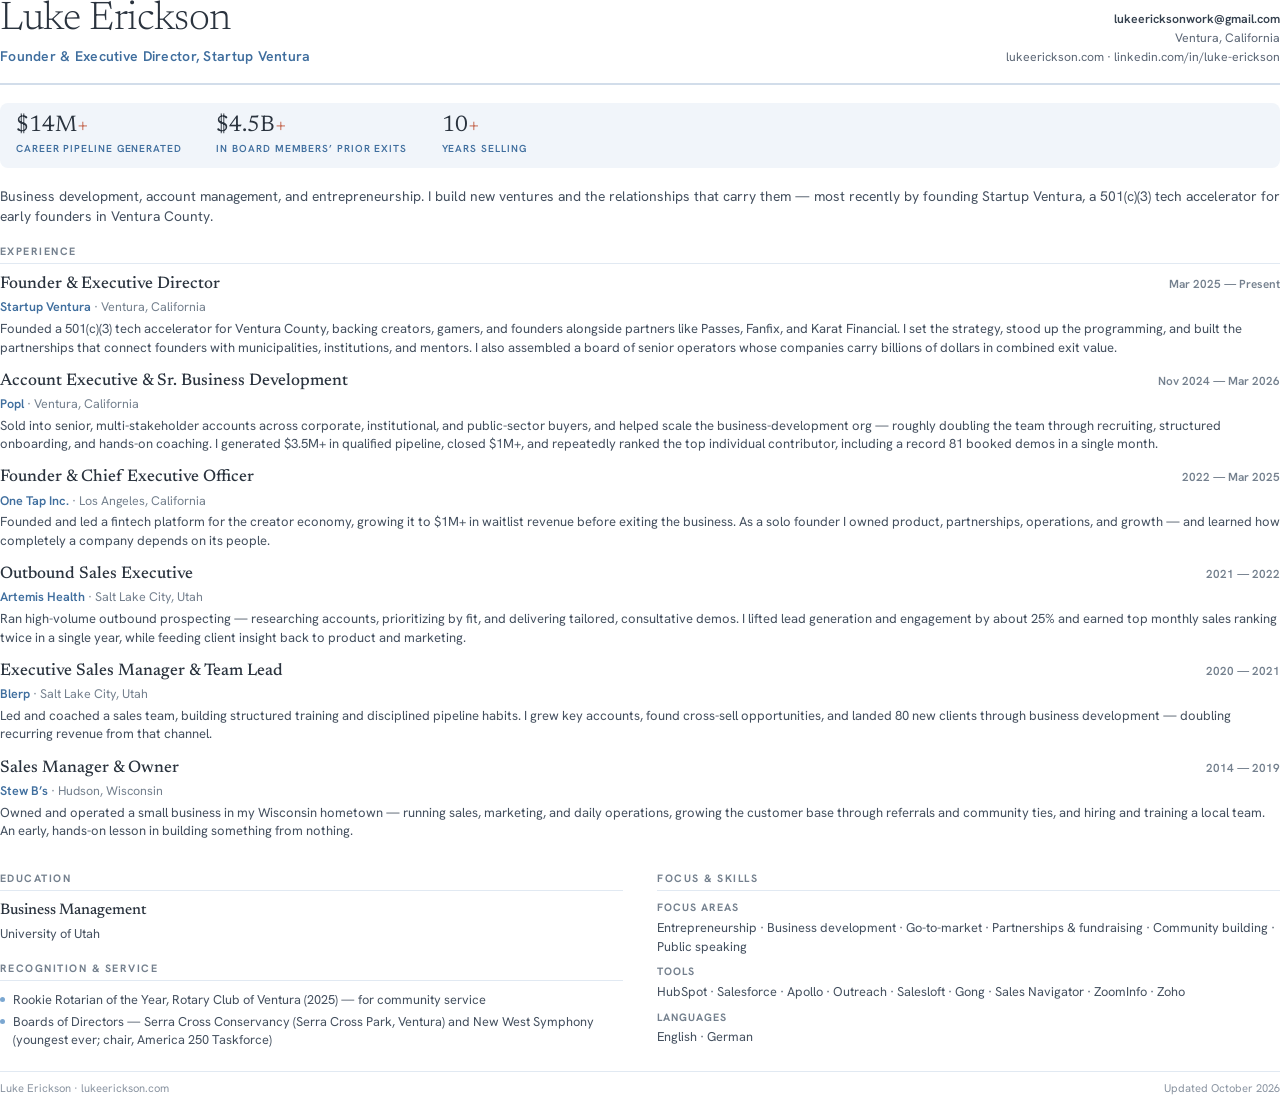
<file: tools/resume-print.html>
<!DOCTYPE html>
<html lang="en">
<head>
<meta charset="UTF-8" />
<title>Luke Erickson | Resume</title>
<!--
  PRINT SOURCE for assets/luke-erickson-resume.pdf
  Regenerate with:  python3 tools/build-resume-pdf.py
  Keep this in sync with resume/index.html when roles/figures change.
-->
<style>
@font-face{font-family:'Newsreader';font-weight:300;src:url('../assets/fonts/newsreader-300.woff2') format('woff2');}
@font-face{font-family:'Newsreader';font-weight:400;src:url('../assets/fonts/newsreader-400.woff2') format('woff2');}
@font-face{font-family:'Newsreader';font-weight:500;src:url('../assets/fonts/newsreader-500.woff2') format('woff2');}
@font-face{font-family:'Hanken Grotesk';font-weight:400;src:url('../assets/fonts/hanken-grotesk-400.woff2') format('woff2');}
@font-face{font-family:'Hanken Grotesk';font-weight:500;src:url('../assets/fonts/hanken-grotesk-500.woff2') format('woff2');}
@font-face{font-family:'Hanken Grotesk';font-weight:600;src:url('../assets/fonts/hanken-grotesk-600.woff2') format('woff2');}
@font-face{font-family:'Hanken Grotesk';font-weight:700;src:url('../assets/fonts/hanken-grotesk-700.woff2') format('woff2');}

@page{size:Letter;margin:0.62in 0.7in 0.7in;}
*{box-sizing:border-box;}
html,body{margin:0;padding:0;}
body{font-family:'Hanken Grotesk',system-ui,sans-serif;font-size:10.2pt;line-height:1.42;color:#34404E;-webkit-print-color-adjust:exact;print-color-adjust:exact;}
a{color:#3F6E9E;text-decoration:none;}

/* ---- header ---- */
.head{display:flex;justify-content:space-between;align-items:flex-end;padding-bottom:12pt;border-bottom:1.5pt solid #D2DDEA;margin-bottom:14pt;}
.name{font-family:'Newsreader',serif;font-weight:300;font-size:30pt;line-height:1;letter-spacing:-.01em;color:#2A333E;margin:0 0 5pt;}
.title{font-size:10.5pt;font-weight:600;color:#3F6E9E;letter-spacing:.02em;margin:0;}
.contact{text-align:right;font-size:9.2pt;line-height:1.55;color:#5B6675;}
.contact strong{color:#34404E;font-weight:600;}

/* ---- stats strip ---- */
.stats{display:flex;gap:26pt;margin:0 0 14pt;padding:9pt 12pt;background:#F1F5FA;border-radius:6pt;}
.stat{display:flex;flex-direction:column;}
.stat b{font-family:'Newsreader',serif;font-weight:400;font-size:17pt;line-height:1;color:#2A333E;}
.stat b em{font-style:normal;color:#C9745F;}
.stat span{font-size:7.6pt;font-weight:600;letter-spacing:.09em;text-transform:uppercase;color:#3F6E9E;margin-top:3pt;}

/* ---- sections ---- */
h2{font-size:8pt;font-weight:700;letter-spacing:.14em;text-transform:uppercase;color:#74808E;margin:13pt 0 7pt;padding-bottom:3pt;border-bottom:1pt solid #E1E9F2;}
.summary{margin:0 0 4pt;font-size:10.4pt;color:#44505F;}

.role{margin:0 0 9.5pt;page-break-inside:avoid;}
.role__top{display:flex;justify-content:space-between;align-items:baseline;gap:12pt;}
.role__title{font-family:'Newsreader',serif;font-weight:500;font-size:12.6pt;color:#2A333E;margin:0;}
.role__dates{font-size:8.8pt;font-weight:600;color:#74808E;white-space:nowrap;}
.role__org{font-size:9.4pt;font-weight:600;color:#3F6E9E;margin:1pt 0 3pt;}
.role__org span{font-weight:400;color:#74808E;}
.role p{margin:0;font-size:9.8pt;color:#44505F;}

.two{display:grid;grid-template-columns:1fr 1fr;gap:0 26pt;}
.kv{margin:0 0 6pt;}
.kv b{display:block;font-size:8pt;font-weight:700;letter-spacing:.09em;text-transform:uppercase;color:#74808E;margin-bottom:2pt;}
.kv span{font-size:9.6pt;color:#44505F;}
.edu b.deg{display:block;font-family:'Newsreader',serif;font-weight:500;font-size:11.5pt;color:#2A333E;letter-spacing:0;text-transform:none;}
ul.plain{margin:0;padding-left:0;list-style:none;}
ul.plain li{font-size:9.6pt;color:#44505F;margin:0 0 3pt;padding-left:10pt;position:relative;}
ul.plain li::before{content:"";position:absolute;left:0;top:.5em;width:4pt;height:4pt;border-radius:50%;background:#7BA7D1;}

.foot{margin-top:12pt;padding-top:7pt;border-top:1pt solid #E1E9F2;font-size:8.4pt;color:#8A94A1;display:flex;justify-content:space-between;}
</style>
</head>
<body>

<header class="head">
  <div>
    <h1 class="name">Luke Erickson</h1>
    <p class="title">Founder &amp; Executive Director, Startup Ventura</p>
  </div>
  <div class="contact">
    <div><strong>lukeericksonwork@gmail.com</strong></div>
    <div>Ventura, California</div>
    <div>lukeerickson.com &middot; linkedin.com/in/luke-erickson</div>
  </div>
</header>

<div class="stats">
  <div class="stat"><b>$14M<em>+</em></b><span>Career pipeline generated</span></div>
  <div class="stat"><b>$4.5B<em>+</em></b><span>In board members&rsquo; prior exits</span></div>
  <div class="stat"><b>10<em>+</em></b><span>Years selling</span></div>
</div>

<p class="summary">Business development, account management, and entrepreneurship. I build new ventures and the relationships that carry them &mdash; most recently by founding Startup Ventura, a 501(c)(3) tech accelerator for early founders in Ventura County.</p>

<h2>Experience</h2>

<article class="role">
  <div class="role__top"><h3 class="role__title">Founder &amp; Executive Director</h3><span class="role__dates">Mar 2025 &mdash; Present</span></div>
  <div class="role__org">Startup Ventura <span>&middot; Ventura, California</span></div>
  <p>Founded a 501(c)(3) tech accelerator for Ventura County, backing creators, gamers, and founders alongside partners like Passes, Fanfix, and Karat Financial. I set the strategy, stood up the programming, and built the partnerships that connect founders with municipalities, institutions, and mentors. I also assembled a board of senior operators whose companies carry billions of dollars in combined exit value.</p>
</article>

<article class="role">
  <div class="role__top"><h3 class="role__title">Account Executive &amp; Sr. Business Development</h3><span class="role__dates">Nov 2024 &mdash; Mar 2026</span></div>
  <div class="role__org">Popl <span>&middot; Ventura, California</span></div>
  <p>Sold into senior, multi-stakeholder accounts across corporate, institutional, and public-sector buyers, and helped scale the business-development org &mdash; roughly doubling the team through recruiting, structured onboarding, and hands-on coaching. I generated $3.5M+ in qualified pipeline, closed $1M+, and repeatedly ranked the top individual contributor, including a record 81 booked demos in a single month.</p>
</article>

<article class="role">
  <div class="role__top"><h3 class="role__title">Founder &amp; Chief Executive Officer</h3><span class="role__dates">2022 &mdash; Mar 2025</span></div>
  <div class="role__org">One Tap Inc. <span>&middot; Los Angeles, California</span></div>
  <p>Founded and led a fintech platform for the creator economy, growing it to $1M+ in waitlist revenue before exiting the business. As a solo founder I owned product, partnerships, operations, and growth &mdash; and learned how completely a company depends on its people.</p>
</article>

<article class="role">
  <div class="role__top"><h3 class="role__title">Outbound Sales Executive</h3><span class="role__dates">2021 &mdash; 2022</span></div>
  <div class="role__org">Artemis Health <span>&middot; Salt Lake City, Utah</span></div>
  <p>Ran high-volume outbound prospecting &mdash; researching accounts, prioritizing by fit, and delivering tailored, consultative demos. I lifted lead generation and engagement by about 25% and earned top monthly sales ranking twice in a single year, while feeding client insight back to product and marketing.</p>
</article>

<article class="role">
  <div class="role__top"><h3 class="role__title">Executive Sales Manager &amp; Team Lead</h3><span class="role__dates">2020 &mdash; 2021</span></div>
  <div class="role__org">Blerp <span>&middot; Salt Lake City, Utah</span></div>
  <p>Led and coached a sales team, building structured training and disciplined pipeline habits. I grew key accounts, found cross-sell opportunities, and landed 80 new clients through business development &mdash; doubling recurring revenue from that channel.</p>
</article>

<article class="role">
  <div class="role__top"><h3 class="role__title">Sales Manager &amp; Owner</h3><span class="role__dates">2014 &mdash; 2019</span></div>
  <div class="role__org">Stew B&rsquo;s <span>&middot; Hudson, Wisconsin</span></div>
  <p>Owned and operated a small business in my Wisconsin hometown &mdash; running sales, marketing, and daily operations, growing the customer base through referrals and community ties, and hiring and training a local team. An early, hands-on lesson in building something from nothing.</p>
</article>

<div class="two">
  <div>
    <h2>Education</h2>
    <div class="kv edu"><b class="deg">Business Management</b><span>University of Utah</span></div>

    <h2>Recognition &amp; service</h2>
    <ul class="plain">
      <li>Rookie Rotarian of the Year, Rotary Club of Ventura (2025) &mdash; for community service</li>
      <li>Boards of Directors &mdash; Serra Cross Conservancy (Serra Cross Park, Ventura) and New West Symphony (youngest ever; chair, America 250 Taskforce)</li>
    </ul>
  </div>
  <div>
    <h2>Focus &amp; skills</h2>
    <div class="kv"><b>Focus areas</b><span>Entrepreneurship &middot; Business development &middot; Go-to-market &middot; Partnerships &amp; fundraising &middot; Community building &middot; Public speaking</span></div>
    <div class="kv"><b>Tools</b><span>HubSpot &middot; Salesforce &middot; Apollo &middot; Outreach &middot; Salesloft &middot; Gong &middot; Sales Navigator &middot; ZoomInfo &middot; Zoho</span></div>
    <div class="kv"><b>Languages</b><span>English &middot; German</span></div>
  </div>
</div>

<div class="foot"><span>Luke Erickson &middot; lukeerickson.com</span><span>Updated October 2026</span></div>

</body>
</html>
</file>
<file: assets/css/styles.css>
/* ============================================================
   Luke Erickson — lukeerickson.com
   Full design system (ported verbatim from the approved
   "Luke Erickson Design System" handoff) + page styles.
   Light + dark themes. Default theme is dark (set on <html>).
   ============================================================ */

/* ---------------- Webfonts (self-hosted, swap) ---------------- */
@font-face{font-family:'Newsreader';font-style:normal;font-weight:300;font-display:swap;src:url('../fonts/newsreader-300.woff2') format('woff2');}
@font-face{font-family:'Newsreader';font-style:normal;font-weight:400;font-display:swap;src:url('../fonts/newsreader-400.woff2') format('woff2');}
@font-face{font-family:'Newsreader';font-style:normal;font-weight:500;font-display:swap;src:url('../fonts/newsreader-500.woff2') format('woff2');}
@font-face{font-family:'Newsreader';font-style:italic;font-weight:300;font-display:swap;src:url('../fonts/newsreader-300-italic.woff2') format('woff2');}
@font-face{font-family:'Newsreader';font-style:italic;font-weight:400;font-display:swap;src:url('../fonts/newsreader-400-italic.woff2') format('woff2');}
@font-face{font-family:'Hanken Grotesk';font-style:normal;font-weight:400;font-display:swap;src:url('../fonts/hanken-grotesk-400.woff2') format('woff2');}
@font-face{font-family:'Hanken Grotesk';font-style:normal;font-weight:500;font-display:swap;src:url('../fonts/hanken-grotesk-500.woff2') format('woff2');}
@font-face{font-family:'Hanken Grotesk';font-style:normal;font-weight:600;font-display:swap;src:url('../fonts/hanken-grotesk-600.woff2') format('woff2');}
@font-face{font-family:'Hanken Grotesk';font-style:normal;font-weight:700;font-display:swap;src:url('../fonts/hanken-grotesk-700.woff2') format('woff2');}

/* ============================ TOKENS (light) ============================ */
:root{
  --white:#FFFFFF;--sky-0:#F7F9FC;--sky-50:#FBFCFE;--sky-100:#F1F5FA;--sky-150:#EAF0F7;--sky-200:#E1E9F2;--sky-300:#D2DDEA;
  --blue-700:#3F6E9E;--blue-600:#4A77A6;--blue-500:#7BA7D1;--blue-400:#9CBFDD;--blue-300:#BCD4E8;--blue-200:#D6E4F1;--blue-100:#E7F0F8;--blue-50:#F2F7FB;
  --coral-700:#C9745F;--coral-600:#DD8470;--coral-500:#F0A292;--coral-400:#F4B6A8;--coral-300:#F8CDC2;--coral-200:#FBDFD8;--coral-100:#FDECE7;
  --ink-900:#2A333E;--ink-800:#34404E;--ink-700:#44505F;--ink-600:#5B6675;--ink-500:#74808E;--ink-400:#8A94A1;--ink-300:#AAB3BF;--ink-200:#C9D0D9;--ink-100:#E4E9F0;

  --color-bg:var(--sky-0);--color-bg-tint:var(--sky-100);--color-surface:var(--white);--color-surface-sunken:var(--sky-100);--color-surface-translucent:rgba(255,255,255,.72);
  --color-border:var(--sky-200);--color-border-strong:var(--sky-300);
  --text-primary:var(--ink-800);--text-secondary:var(--ink-600);--text-muted:#69727F;--text-faint:var(--ink-400);
  --text-on-ink:#F4F7FB;--text-on-coral:var(--ink-900);
  --accent-blue:var(--blue-500);--accent-blue-ink:var(--blue-700);--accent-coral:var(--coral-500);--accent-coral-ink:#A35E4D;
  --logo-l:#5B6675;--logo-e:#5B6675;
  --link:var(--blue-700);--link-hover:#355E86;--focus-ring:rgba(123,167,209,.55);
  --color-bg-deep:var(--sky-150);--color-surface-2:var(--sky-50);--color-input-bg:var(--white);--glass-border:rgba(255,255,255,.6);--color-hover-surface:var(--sky-100);
  --btn-primary-bg:var(--ink-800);--btn-primary-fg:var(--text-on-ink);--btn-primary-bg-hover:var(--ink-900);
  --btn-secondary-bg:var(--white);--btn-secondary-bg-hover:var(--sky-50);
  --color-chip-bg:var(--blue-100);--color-chip-fg:var(--blue-700);--color-chip-bg-hover:var(--blue-200);
  --tag-neutral-bg:var(--sky-100);--tag-neutral-fg:var(--ink-700);--tag-neutral-border:var(--sky-200);
  --tag-blue-bg:var(--blue-100);--tag-blue-fg:var(--blue-700);--tag-coral-bg:var(--coral-100);--tag-coral-fg:#9C4A34;
  --cloud-blue:rgba(123,167,209,.22);--cloud-blue-soft:rgba(156,191,221,.16);--cloud-coral:rgba(240,162,146,.16);--cloud-coral-soft:rgba(244,182,168,.11);--cloud-white:rgba(255,255,255,.85);

  /* type */
  --font-display:'Newsreader','Iowan Old Style','Palatino Linotype','Times New Roman',serif;
  --font-sans:'Hanken Grotesk',system-ui,-apple-system,'Segoe UI',Helvetica,Arial,sans-serif;
  --font-mono:ui-monospace,'SF Mono',Menlo,Consolas,monospace;
  --fw-display-thin:200;--fw-display:300;--fw-display-book:400;--fw-regular:400;--fw-medium:500;--fw-semibold:600;--fw-bold:700;
  --text-display-2xl:clamp(3.5rem,2.1rem + 6vw,7rem);--text-display-xl:clamp(3rem,2rem + 4.6vw,5.5rem);
  --text-display-lg:clamp(2.5rem,1.85rem + 3.2vw,4.25rem);--text-display-md:clamp(2rem,1.55rem + 2.2vw,3.25rem);
  --text-h3:clamp(1.3rem,1.17rem + .65vw,1.6rem);
  --text-body-lg:1.1875rem;--text-body:1.0625rem;--text-body-sm:.9375rem;--text-caption:.8125rem;--text-eyebrow:.78125rem;
  --lh-display:1.06;--lh-tight:1.15;--lh-heading:1.22;--lh-snug:1.4;--lh-body:1.65;--lh-relaxed:1.78;
  --ls-display:-.018em;--ls-tight:-.01em;--ls-wide:.04em;--ls-eyebrow:.18em;

  /* spacing */
  --space-1:.25rem;--space-2:.5rem;--space-3:.75rem;--space-4:1rem;--space-5:1.25rem;--space-6:1.5rem;--space-8:2rem;--space-10:2.5rem;--space-12:3rem;--space-16:4rem;
  --page-gutter:clamp(1.25rem,5vw,3rem);

  /* effects */
  --radius-xs:6px;--radius-sm:10px;--radius-md:16px;--radius-lg:24px;--radius-xl:36px;--radius-2xl:48px;--radius-pill:999px;--radius-circle:50%;
  --shadow-xs:0 1px 2px rgba(80,110,150,.06);--shadow-sm:0 2px 10px -2px rgba(80,110,150,.10);
  --shadow-md:0 12px 28px -14px rgba(70,100,145,.20),0 2px 8px -4px rgba(70,100,145,.08);
  --shadow-lg:0 28px 56px -22px rgba(63,93,140,.26),0 8px 20px -14px rgba(63,93,140,.10);
  --shadow-xl:0 44px 90px -30px rgba(58,88,135,.30),0 14px 30px -18px rgba(58,88,135,.12);
  --shadow-soft:0 24px 70px -28px rgba(99,128,170,.30);--shadow-coral:0 24px 60px -26px rgba(225,140,118,.26);
  --ring-focus:0 0 0 3px var(--focus-ring);
  --blur-glass:16px;--blur-cloud:64px;
  --ease-out:cubic-bezier(.22,1,.36,1);--ease-in-out:cubic-bezier(.65,0,.35,1);--ease-soft:cubic-bezier(.4,0,.2,1);--ease-drift:cubic-bezier(.45,.05,.55,.95);
  --dur-fast:150ms;--dur-med:280ms;--dur-slow:520ms;--dur-drift:32s;
  --z-clouds:1;--z-content:2;--z-nav:50;
}

/* ============================ TOKENS (dark, default) ============================ */
[data-theme="dark"]{
  --color-bg:#181D24;--color-bg-deep:#0E1217;--color-bg-tint:#1E242D;--color-surface:#232B35;--color-surface-sunken:#14181E;--color-surface-2:#2A3340;
  --color-surface-translucent:rgba(31,38,47,.62);--color-input-bg:#1B212A;--glass-border:rgba(255,255,255,.10);
  --color-border:rgba(180,198,219,.12);--color-border-strong:rgba(180,198,219,.22);
  --text-primary:#E7ECF3;--text-secondary:#AEB9C7;--text-muted:#8994A2;--text-faint:#5E6A78;--text-on-coral:#20262E;
  --accent-blue:#8FB8DE;--accent-blue-ink:#A9C6E2;--accent-coral:#F0A292;--accent-coral-ink:#F2B3A6;
  --link:#A9C6E2;--link-hover:#C7DBEE;--focus-ring:rgba(143,184,222,.50);
  --logo-l:#C9D2DD;--logo-e:#C9D2DD;
  --btn-primary-bg:#E8EEF5;--btn-primary-fg:#161B22;--btn-primary-bg-hover:#FFFFFF;--btn-secondary-bg:var(--color-surface);--btn-secondary-bg-hover:var(--color-surface-2);
  --color-chip-bg:rgba(143,184,222,.15);--color-chip-fg:#BBD4EC;--color-chip-bg-hover:rgba(143,184,222,.24);--color-hover-surface:rgba(255,255,255,.06);
  --tag-neutral-bg:rgba(255,255,255,.06);--tag-neutral-fg:#C2CCD8;--tag-neutral-border:rgba(255,255,255,.09);
  --tag-blue-bg:rgba(143,184,222,.16);--tag-blue-fg:#BBD4EC;--tag-coral-bg:rgba(240,162,146,.16);--tag-coral-fg:#F4B6A8;
  --cloud-blue:rgba(123,167,209,.30);--cloud-blue-soft:rgba(96,140,190,.20);--cloud-coral:rgba(240,162,146,.18);--cloud-coral-soft:rgba(228,150,135,.12);--cloud-white:rgba(176,203,230,.16);
  --shadow-xs:0 1px 2px rgba(0,0,0,.40);--shadow-sm:0 2px 10px -2px rgba(0,0,0,.50);
  --shadow-md:0 12px 28px -14px rgba(0,0,0,.60),0 2px 8px -4px rgba(0,0,0,.40);
  --shadow-lg:0 28px 56px -22px rgba(0,0,0,.65),0 8px 20px -14px rgba(0,0,0,.50);
  --shadow-xl:0 44px 90px -30px rgba(0,0,0,.70),0 14px 30px -18px rgba(0,0,0,.55);
  --shadow-soft:0 24px 70px -28px rgba(40,70,110,.55);--shadow-coral:0 24px 60px -26px rgba(0,0,0,.50);
}

/* ============================ BASE ============================ */
*,*::before,*::after{box-sizing:border-box;}
html{scroll-behavior:smooth;-webkit-text-size-adjust:100%;}
body{
  margin:0;background:var(--color-bg);color:var(--text-primary);
  font-family:var(--font-sans);font-size:var(--text-body);line-height:var(--lh-body);
  -webkit-font-smoothing:antialiased;text-rendering:optimizeLegibility;overflow-x:hidden;
}
img,svg{display:block;max-width:100%;}
a{color:var(--link);text-decoration:none;}
:focus-visible{outline:2px solid var(--accent-blue-ink);outline-offset:2px;border-radius:4px;}
.skip-link{position:absolute;left:-9999px;top:0;background:var(--btn-primary-bg);color:var(--btn-primary-fg);padding:.7rem 1.1rem;border-radius:var(--radius-pill);z-index:200;font-weight:600;}
.skip-link:focus{left:16px;top:16px;}
.visually-hidden{position:absolute!important;width:1px;height:1px;padding:0;margin:-1px;overflow:hidden;clip:rect(0 0 0 0);white-space:nowrap;border:0;}

/* ============================ TYPE HELPERS ============================ */
.ds-display{font-family:var(--font-display);font-weight:var(--fw-display);line-height:var(--lh-display);letter-spacing:var(--ls-display);color:var(--text-primary);margin:0;}
.ds-eyebrow{font-family:var(--font-sans);font-weight:var(--fw-semibold);font-size:var(--text-eyebrow);letter-spacing:var(--ls-eyebrow);text-transform:uppercase;color:var(--accent-blue-ink);display:inline-flex;align-items:center;gap:.7em;}
.ds-eyebrow--line::before{content:"";width:2rem;height:1px;background:currentColor;opacity:.6;flex:none;}
.ds-prose{font-size:var(--text-body-lg);line-height:var(--lh-relaxed);color:var(--text-secondary);}
.ds-prose p{margin:0;}
.ds-prose p+p{margin-top:1.05em;}
.ds-link{color:var(--link);text-decoration:none;border-bottom:1px solid color-mix(in srgb,var(--link) 30%,transparent);transition:color var(--dur-fast) var(--ease-soft),border-color var(--dur-fast) var(--ease-soft);}
.ds-link:hover{color:var(--link-hover);border-bottom-color:var(--link-hover);}

/* ============================ ICONS ============================ */
.icon{width:1.2em;height:1.2em;fill:currentColor;flex:none;}

/* ============================ BUTTON ============================ */
.ds-btn{display:inline-flex;align-items:center;justify-content:center;gap:.55em;font-family:var(--font-sans);font-weight:var(--fw-semibold);font-size:.9375rem;line-height:1;letter-spacing:.005em;padding:.75rem 1.4rem;border-radius:var(--radius-pill);border:1px solid transparent;background:transparent;color:var(--text-primary);cursor:pointer;white-space:nowrap;text-decoration:none;transition:background var(--dur-fast) var(--ease-soft),color var(--dur-fast) var(--ease-soft),border-color var(--dur-fast) var(--ease-soft),box-shadow var(--dur-med) var(--ease-out),transform var(--dur-med) var(--ease-out);}
.ds-btn:focus-visible{outline:none;box-shadow:var(--ring-focus);}
.ds-btn__icon{display:inline-flex;font-size:1.15em;line-height:0;}
.ds-btn__icon .icon{width:1.05em;height:1.05em;}
.ds-btn--sm{padding:.5rem 1rem;font-size:.84375rem;}
.ds-btn--lg{padding:.95rem 1.85rem;font-size:1rem;}
.ds-btn--primary{background:var(--btn-primary-bg);color:var(--btn-primary-fg);}
.ds-btn--primary:hover{background:var(--btn-primary-bg-hover);transform:translateY(-1px);box-shadow:var(--shadow-md);}
.ds-btn--primary:active{transform:translateY(0) scale(.99);box-shadow:var(--shadow-sm);}
.ds-btn--coral{background:var(--accent-coral);color:var(--text-on-coral);}
.ds-btn--coral:hover{background:var(--coral-400);transform:translateY(-1px);box-shadow:var(--shadow-coral);}
.ds-btn--soft{background:var(--color-chip-bg);color:var(--color-chip-fg);}
.ds-btn--soft:hover{background:var(--color-chip-bg-hover);}
.ds-btn--secondary{background:var(--btn-secondary-bg);color:var(--text-primary);border-color:var(--color-border-strong);}
.ds-btn--secondary:hover{background:var(--btn-secondary-bg-hover);transform:translateY(-1px);box-shadow:var(--shadow-sm);}
.ds-btn--ghost{background:transparent;color:var(--text-primary);}
.ds-btn--ghost:hover{background:var(--color-hover-surface);}
.ds-btn--link{background:transparent;color:var(--link);padding-inline:0;border-radius:0;}
.ds-btn--link:hover{color:var(--link-hover);}
.ds-btn--link .ds-btn__icon{transition:transform var(--dur-med) var(--ease-out);}
.ds-btn--link:hover .ds-btn__icon{transform:translateX(3px);}

/* ============================ ICON BUTTON ============================ */
.ds-iconbtn{display:inline-grid;place-items:center;width:2.75rem;height:2.75rem;border-radius:var(--radius-circle);border:1px solid transparent;background:transparent;color:var(--text-secondary);cursor:pointer;font-size:1.2rem;line-height:0;transition:background var(--dur-fast) var(--ease-soft),color var(--dur-fast) var(--ease-soft),border-color var(--dur-fast) var(--ease-soft),box-shadow var(--dur-med) var(--ease-out);}
.ds-iconbtn:hover{background:var(--color-hover-surface);color:var(--text-primary);}
.ds-iconbtn:focus-visible{outline:none;box-shadow:var(--ring-focus);}
.ds-iconbtn .icon{width:1.2rem;height:1.2rem;}
.ds-iconbtn--soft{background:var(--color-surface);border-color:var(--color-border);box-shadow:var(--shadow-xs);}
.ds-iconbtn--soft:hover{border-color:var(--color-border-strong);color:var(--text-primary);}

/* ============================ TAG ============================ */
.ds-tag{display:inline-flex;align-items:center;gap:.4em;font-family:var(--font-sans);font-weight:var(--fw-semibold);font-size:.8125rem;letter-spacing:.01em;line-height:1;padding:.4rem .75rem;border-radius:var(--radius-pill);border:1px solid transparent;white-space:nowrap;}
.ds-tag--neutral{background:var(--tag-neutral-bg);color:var(--tag-neutral-fg);border-color:var(--tag-neutral-border);}
.ds-tag--blue{background:var(--tag-blue-bg);color:var(--tag-blue-fg);}
.ds-tag--coral{background:var(--tag-coral-bg);color:var(--tag-coral-fg);}
.ds-tag--outline{background:transparent;color:var(--text-secondary);border-color:var(--color-border-strong);}
.ds-tag--sm{font-size:.75rem;padding:.25rem .6rem;}

/* ============================ CARD ============================ */
.ds-card{position:relative;background:var(--color-surface);border:1px solid var(--color-border);border-radius:var(--radius-lg);padding:var(--space-8);box-shadow:var(--shadow-sm);transition:transform var(--dur-med) var(--ease-out),box-shadow var(--dur-med) var(--ease-out),border-color var(--dur-med) var(--ease-out);}
.ds-card--raised{box-shadow:var(--shadow-md);}
.ds-card--glass{background:var(--color-surface-translucent);backdrop-filter:blur(var(--blur-glass));-webkit-backdrop-filter:blur(var(--blur-glass));border-color:var(--glass-border);box-shadow:var(--shadow-md);}
.ds-card--interactive{cursor:pointer;}
.ds-card--interactive:hover{transform:translateY(-3px);box-shadow:var(--shadow-lg);border-color:transparent;}

/* ============================ INPUT / FIELD ============================ */
.ds-field{display:flex;flex-direction:column;gap:.5rem;}
.ds-field__label{font-family:var(--font-sans);font-weight:var(--fw-semibold);font-size:var(--text-eyebrow);letter-spacing:var(--ls-eyebrow);text-transform:uppercase;color:var(--text-secondary);}
.ds-input{width:100%;font-family:var(--font-sans);font-size:1rem;color:var(--text-primary);background:var(--color-input-bg);border:1px solid var(--color-border-strong);border-radius:var(--radius-md);padding:.8rem 1rem;transition:border-color var(--dur-fast) var(--ease-soft),box-shadow var(--dur-fast) var(--ease-soft),background var(--dur-fast) var(--ease-soft);}
.ds-input::placeholder{color:var(--text-muted);}
.ds-input:focus{outline:none;border-color:var(--accent-blue);box-shadow:var(--ring-focus);}
textarea.ds-input{resize:vertical;min-height:7rem;line-height:var(--lh-body);}

/* ============================ STAT ============================ */
.ds-stat{display:flex;flex-direction:column;gap:.35rem;}
.ds-stat__num{font-family:var(--font-display);font-weight:var(--fw-display);font-size:var(--text-display-md);line-height:1;letter-spacing:var(--ls-display);color:var(--text-primary);}
.ds-stat__num em{font-style:normal;color:var(--accent-coral);}
.ds-stat__label{font-family:var(--font-sans);font-weight:var(--fw-semibold);font-size:var(--text-eyebrow);letter-spacing:var(--ls-eyebrow);text-transform:uppercase;color:var(--accent-blue-ink);}

/* ============================ DIVIDER ============================ */
.ds-divider{height:1px;border:0;background:var(--color-border);margin:0;}

/* ============================ WORDMARK / MONOGRAM ============================ */
.ds-wordmark{display:inline-flex;align-items:center;gap:.6rem;font-family:var(--font-display);color:var(--text-primary);text-decoration:none;line-height:1;}
.ds-wordmark__mark{display:block;flex:none;width:32px;height:32px;}
.ds-wordmark__name{font-weight:var(--fw-display);font-size:1.35rem;letter-spacing:var(--ls-tight);white-space:nowrap;}
.ds-monogram .le-l{fill:var(--logo-l);}
.ds-monogram .le-e{fill:var(--logo-e);}

/* ============================ ATMOSPHERE / CLOUDS ============================ */
.ds-sky{position:relative;isolation:isolate;background:var(--color-bg);}
.ds-sky__field{position:fixed;inset:0;z-index:var(--z-clouds);overflow:hidden;pointer-events:none;}
.ds-sky__content{position:relative;z-index:var(--z-content);}
.ds-cloud{position:absolute;border-radius:50%;filter:blur(var(--blur-cloud));will-change:transform;transform:translateZ(0);}
.ds-cloud--blue{background:radial-gradient(circle at 50% 45%,var(--cloud-blue) 0%,var(--cloud-blue-soft) 42%,transparent 70%);}
.ds-cloud--coral{background:radial-gradient(circle at 50% 50%,var(--cloud-coral) 0%,var(--cloud-coral-soft) 45%,transparent 72%);}
.ds-cloud--white{background:radial-gradient(circle at 50% 45%,var(--cloud-white) 0%,rgba(255,255,255,.5) 40%,transparent 70%);}
[data-theme="dark"] .ds-cloud--white{background:radial-gradient(circle at 50% 45%,var(--cloud-white) 0%,rgba(176,203,230,.08) 40%,transparent 70%);}
@keyframes ds-drift-a{0%{transform:translate3d(0,var(--py,0px),0) scale(1);}100%{transform:translate3d(4%,calc(var(--py,0px) - 3%),0) scale(1.06);}}
@keyframes ds-drift-b{0%{transform:translate3d(0,var(--py,0px),0) scale(1.04);}100%{transform:translate3d(-5%,calc(var(--py,0px) + 2%),0) scale(1);}}
@keyframes ds-drift-c{0%{transform:translate3d(0,var(--py,0px),0) scale(1);}100%{transform:translate3d(3%,calc(var(--py,0px) + 4%),0) scale(1.08);}}
.ds-drift-a{animation:ds-drift-a var(--dur-drift) var(--ease-drift) infinite alternate;}
.ds-drift-b{animation:ds-drift-b calc(var(--dur-drift) * 1.25) var(--ease-drift) infinite alternate;}
.ds-drift-c{animation:ds-drift-c calc(var(--dur-drift) * 1.55) var(--ease-drift) infinite alternate;}

/* ============================ LAYOUT ============================ */
.container{width:100%;max-width:1180px;margin:0 auto;padding-inline:clamp(20px,5vw,48px);}
.container--narrow{max-width:760px;}
.section{position:relative;padding-block:clamp(64px,9vw,132px);}
.section--tight{padding-block:clamp(40px,6vw,80px);}
section[id]{scroll-margin-top:80px;}
picture{display:contents;}
.section__head{display:flex;flex-direction:column;gap:14px;margin-bottom:clamp(32px,5vw,56px);max-width:52ch;}

/* ============================ HEADER / NAV ============================ */
.site-header{position:sticky;top:0;z-index:var(--z-nav);}
.site-header__inner{display:flex;align-items:center;justify-content:space-between;gap:16px;padding:13px clamp(20px,5vw,48px);background:transparent;border-bottom:1px solid transparent;transition:background var(--dur-med) var(--ease-soft),border-color var(--dur-med) var(--ease-soft);}
.site-header.is-scrolled .site-header__inner{background:var(--color-surface-translucent);backdrop-filter:blur(16px);-webkit-backdrop-filter:blur(16px);border-bottom-color:var(--color-border);}
.site-nav{display:flex;align-items:center;gap:clamp(10px,2vw,28px);}
.site-nav__links{display:flex;align-items:center;gap:clamp(10px,2vw,28px);}
.nav-link{background:none;border:0;cursor:pointer;font-family:var(--font-sans);font-weight:500;font-size:15px;color:var(--text-secondary);padding:6px 2px;white-space:nowrap;transition:color var(--dur-fast) var(--ease-soft);text-decoration:none;}
.nav-link:hover,.nav-link:focus-visible{color:var(--text-primary);}
.nav-toggle{display:none;}

/* ============================ HERO ============================ */
.hero{padding-top:clamp(40px,7vw,84px);padding-bottom:clamp(40px,6vw,72px);}
.hero__grid{display:grid;grid-template-columns:1.05fr .95fr;gap:clamp(32px,5vw,72px);align-items:center;}
.hero__copy{display:flex;flex-direction:column;align-items:flex-start;gap:22px;max-width:38ch;}
.hero__name{font-size:var(--text-display-2xl);}
.hero__lead{max-width:42ch;}
.hero__cta{display:flex;align-items:center;gap:18px;flex-wrap:wrap;}
.hero__media{position:relative;justify-self:end;width:100%;max-width:440px;will-change:transform;}
.hero__photo{width:100%;aspect-ratio:4/5;height:auto;object-fit:cover;border-radius:var(--radius-xl);box-shadow:var(--shadow-soft),var(--shadow-lg);background:var(--color-surface-sunken);}
.hero__chip{position:absolute;left:-22px;bottom:34px;display:inline-flex;align-items:center;gap:10px;padding:11px 17px;border-radius:var(--radius-pill);font-size:14px;font-weight:600;color:var(--text-primary);}
.hero__chip-dot{width:9px;height:9px;border-radius:50%;background:var(--accent-coral);box-shadow:0 0 0 0 var(--accent-coral);animation:chipPulse 2.6s var(--ease-soft) infinite;}
@keyframes chipPulse{0%{box-shadow:0 0 0 0 rgba(240,162,146,.5);}70%{box-shadow:0 0 0 9px rgba(240,162,146,0);}100%{box-shadow:0 0 0 0 rgba(240,162,146,0);}}
.hero__socials{position:absolute;right:14px;bottom:-22px;display:flex;gap:8px;}
.hero__stats{display:flex;gap:clamp(28px,5vw,64px);flex-wrap:wrap;margin-top:clamp(40px,6vw,72px);}

/* ============================ MARQUEE ============================ */
.marquee-wrap{margin-top:clamp(40px,6vw,72px);}
.marquee{overflow:hidden;-webkit-mask-image:linear-gradient(90deg,transparent,#000 8%,#000 92%,transparent);mask-image:linear-gradient(90deg,transparent,#000 8%,#000 92%,transparent);}
.marquee__track{display:flex;align-items:center;gap:clamp(28px,4vw,52px);width:max-content;animation:marquee 38s linear infinite;}
.marquee:hover .marquee__track,.marquee:focus-within .marquee__track{animation-play-state:paused;}
.marquee__item{font-family:var(--font-display);font-weight:var(--fw-display-book);font-size:clamp(1.05rem,.9rem + .6vw,1.45rem);color:var(--text-muted);white-space:nowrap;letter-spacing:.01em;}
.marquee__dot{width:5px;height:5px;border-radius:50%;background:var(--accent-coral);opacity:.7;flex:none;}
/* Logo variant: white-silhouette PNGs (alpha = shape), tinted per theme via filter */
.marquee__track--logos{list-style:none;margin:0;padding:0;gap:clamp(34px,5vw,64px);}
.marquee__logo{flex:none;display:flex;align-items:center;}
.marquee__logo img{display:block;height:clamp(30px,2.8vw,40px);width:auto;opacity:.88;transition:opacity .25s ease;}
[data-theme="dark"] .marquee__logo img{filter:brightness(0) invert(.86) sepia(.05) saturate(.5);}
[data-theme="light"] .marquee__logo img{filter:brightness(0) invert(.38) sepia(.12) saturate(.7);}
.marquee__logo:hover img{opacity:1;}
/* Square marks (One Tap, Rotary, Utah) read small at cap-height; give them a touch more */
.marquee__logo img[alt="One Tap"],.marquee__logo img[alt="Rotary Club of Ventura"],.marquee__logo img[alt="University of Utah"]{height:clamp(38px,3.6vw,50px);}
@keyframes marquee{from{transform:translateX(0);}to{transform:translateX(-50%);}}

/* ============================ ABOUT ============================ */
.about__grid{display:grid;grid-template-columns:.85fr 1.15fr;gap:clamp(32px,5vw,72px);align-items:center;}
.about__photo{width:100%;aspect-ratio:4/5;height:auto;object-fit:cover;border-radius:var(--radius-lg);box-shadow:var(--shadow-soft);background:var(--color-surface-sunken);}
.about__body{display:flex;flex-direction:column;align-items:flex-start;gap:20px;}
.about__tags{display:flex;gap:10px;flex-wrap:wrap;}

/* ============================ EXPERIENCE TIMELINE ============================ */
.xp{list-style:none;margin:0;padding:0;}
.xp__item{display:grid;grid-template-columns:58px 1fr;gap:clamp(16px,2.5vw,26px);padding:clamp(22px,3vw,30px) 0;border-top:1px solid var(--color-border);}
.xp__item:first-child{border-top:0;padding-top:0;}
.xp__tile{width:58px;height:58px;border-radius:var(--radius-md);background:var(--color-surface-2);border:1px solid var(--color-border);display:grid;place-items:center;color:var(--accent-blue-ink);}
.xp__tile .icon{width:27px;height:27px;}
.xp__body{min-width:0;display:flex;flex-direction:column;gap:8px;}
.xp__head{display:flex;align-items:baseline;justify-content:space-between;gap:16px;flex-wrap:wrap;}
.xp__role{font-family:var(--font-display);font-weight:var(--fw-display);font-size:clamp(1.35rem,1.1rem + .9vw,1.7rem);line-height:1.12;letter-spacing:-.015em;color:var(--text-primary);margin:0;}
.xp__dates{font-family:var(--font-mono);font-size:13px;color:var(--text-muted);white-space:nowrap;}
.xp__org{font-size:14.5px;color:var(--accent-blue-ink);font-weight:var(--fw-semibold);}
.xp__org .xp__loc{color:var(--text-muted);font-weight:var(--fw-regular);}
.xp__org a{color:inherit;text-decoration:none;border-bottom:1px solid color-mix(in srgb,currentColor 35%,transparent);transition:border-color var(--dur-fast) var(--ease-soft);}
.xp__org a:hover{border-bottom-color:currentColor;}
.xp__desc{font-size:15.5px;line-height:1.6;color:var(--text-secondary);margin:.2em 0 0;max-width:62ch;}
.xp__tags{display:flex;gap:8px;flex-wrap:wrap;margin-top:4px;}
.xp__more{margin-top:clamp(28px,4vw,44px);}

/* ============================ GALLERY ============================ */
.gallery{columns:3;column-gap:16px;}
.gallery__item{break-inside:avoid;margin:0 0 16px;position:relative;border-radius:var(--radius-md);overflow:hidden;box-shadow:var(--shadow-md);cursor:pointer;outline:none;display:block;background:var(--color-surface-sunken);}
.gallery__item img{width:100%;height:auto;display:block;transition:transform .6s var(--ease-out);}
.gallery__item:hover img,.gallery__item:focus-visible img{transform:scale(1.045);}
.gallery__item:focus-visible{outline:none;box-shadow:var(--shadow-md),var(--ring-focus);}
.gallery__cap{position:absolute;left:0;right:0;bottom:0;margin:0;padding:34px 16px 14px;font-family:var(--font-sans);font-size:13px;font-weight:600;letter-spacing:.01em;color:#fff;background:linear-gradient(to top,rgba(8,11,16,.82),rgba(8,11,16,.35) 55%,transparent);opacity:0;transform:translateY(10px);transition:opacity var(--dur-med) var(--ease-soft),transform var(--dur-med) var(--ease-out);}
.gallery__item:hover .gallery__cap,.gallery__item:focus-visible .gallery__cap{opacity:1;transform:none;}
/* Touch devices have no hover: show captions always so mobile keeps the credibility context */
@media (hover:none){.gallery__cap{opacity:1;transform:none;}}

/* ============================ CONTACT ============================ */
.contact__grid{display:grid;grid-template-columns:1.1fr .9fr;gap:clamp(36px,5vw,72px);align-items:start;}
.contact__copy{display:flex;flex-direction:column;align-items:flex-start;gap:18px;}
.contact__form{display:flex;flex-direction:column;gap:18px;width:100%;max-width:460px;}
.contact__aside{display:flex;flex-direction:column;gap:22px;}
.contact__card{display:flex;flex-direction:column;gap:18px;}
.contact__line{display:flex;align-items:flex-start;gap:12px;color:var(--text-secondary);font-size:15px;line-height:1.45;}
.contact__line .icon{width:20px;height:20px;flex:none;margin-top:1px;color:var(--accent-blue-ink);}
.contact__socials{display:flex;gap:10px;}
[hidden]{display:none!important;}
.contact__success{display:flex;gap:14px;align-items:center;}
.contact__success .icon{width:28px;height:28px;color:var(--accent-blue-ink);}

/* ============================ FOOTER ============================ */
.footer{border-top:1px solid var(--color-border);}
.footer__row{display:flex;align-items:center;justify-content:space-between;gap:20px;flex-wrap:wrap;padding-block:32px;}
.footer__nav{display:flex;gap:22px;flex-wrap:wrap;}
.footer__nav a{font-family:var(--font-sans);font-size:14px;color:var(--text-secondary);}
.footer__nav a:hover{color:var(--text-primary);}
.footer__copy{font-size:13px;color:var(--text-muted);}
.footer__meta{display:flex;align-items:center;gap:16px;flex-wrap:wrap;}
.motion-toggle{background:none;border:0;cursor:pointer;font-family:var(--font-sans);font-size:12.5px;color:var(--text-muted);display:inline-flex;align-items:center;gap:6px;padding:4px 0;}
.motion-toggle:hover{color:var(--text-secondary);}

/* ============================ RESUME PAGE ============================ */
.resume-page .container{max-width:1000px;}
.resume-hero{padding-top:clamp(40px,7vw,80px);padding-bottom:clamp(24px,4vw,48px);}
.resume-hero__grid{display:grid;grid-template-columns:1fr auto;gap:24px;align-items:end;}
.resume-hero__name{font-size:var(--text-display-xl);}
.resume-hero__role{color:var(--accent-blue-ink);font-weight:var(--fw-semibold);font-size:var(--text-body-lg);margin-top:8px;}
.resume-hero__contact{display:flex;flex-wrap:wrap;gap:8px 20px;margin-top:14px;color:var(--text-secondary);font-size:14.5px;}
.resume-hero__contact a{color:var(--text-secondary);}
.resume-hero__contact a:hover{color:var(--text-primary);}
.resume-hero__actions{display:flex;flex-direction:column;gap:10px;align-items:flex-end;}
.resume-block{margin-top:clamp(36px,5vw,64px);}
.resume-block__title{font-family:var(--font-display);font-weight:var(--fw-display);font-size:var(--text-display-md);margin:0 0 6px;letter-spacing:var(--ls-display);}
.edu{display:flex;flex-direction:column;gap:4px;padding:clamp(18px,2.5vw,24px) 0;border-top:1px solid var(--color-border);}
.edu:first-of-type{border-top:0;}
.edu__deg{font-family:var(--font-display);font-weight:var(--fw-display);font-size:1.4rem;line-height:1.15;color:var(--text-primary);}
.edu__school{color:var(--accent-blue-ink);font-weight:var(--fw-semibold);font-size:14.5px;}
.skills{display:flex;flex-direction:column;gap:18px;}
.skills__group{display:flex;flex-direction:column;gap:10px;}
.skills__label{font-size:var(--text-eyebrow);letter-spacing:var(--ls-eyebrow);text-transform:uppercase;color:var(--text-muted);font-weight:var(--fw-semibold);}
.skills__tags{display:flex;gap:8px;flex-wrap:wrap;}

/* ============================ STORY / ABOUT-ME PAGE ============================ */
.story__crumb{font-size:13px;color:var(--text-muted);margin-bottom:22px;display:flex;gap:8px;align-items:center;}
.story__crumb a{color:var(--text-muted);}
.story__crumb a:hover{color:var(--text-secondary);}
.story__title{font-size:var(--text-display-xl);margin-top:14px;}
.story__dek{font-size:clamp(1.15rem,1rem + .6vw,1.5rem);line-height:1.5;color:var(--text-secondary);max-width:36ch;margin-top:20px;}
.story__hero{display:block;width:100%;max-width:340px;aspect-ratio:4/5;height:auto;object-fit:cover;border-radius:var(--radius-lg);box-shadow:var(--shadow-soft);background:var(--color-surface-sunken);margin:clamp(28px,4vw,44px) 0;}
.story__body{font-size:var(--text-body-lg);}
.story__body h2{font-family:var(--font-display);font-weight:var(--fw-display);font-size:clamp(1.5rem,1.2rem + 1.1vw,2.05rem);line-height:1.18;letter-spacing:var(--ls-display);color:var(--text-primary);margin:clamp(34px,4.5vw,52px) 0 .5em;}
.story__body p{margin:0;color:var(--text-secondary);line-height:var(--lh-relaxed);}
.story__body p + p{margin-top:1.1em;}
.story__body strong{color:var(--text-primary);font-weight:var(--fw-semibold);}
.story__cta{display:flex;align-items:center;justify-content:space-between;gap:clamp(20px,4vw,40px);flex-wrap:wrap;margin-top:clamp(48px,6vw,72px);padding:clamp(28px,4vw,40px);}
.story__cta-actions{display:flex;flex-direction:column;gap:16px;align-items:flex-start;}
.story__back{margin-top:clamp(28px,4vw,40px);}
.story__credo{margin:clamp(36px,5vw,56px) 0 0;padding-left:22px;border-left:3px solid var(--accent-coral);}
.story__credo blockquote{font-family:var(--font-display);font-weight:var(--fw-display-book);font-style:italic;font-size:clamp(1.3rem,1.1rem + 1vw,1.85rem);line-height:1.3;color:var(--text-primary);margin:0;}
.story__credo cite{display:block;margin-top:12px;font-style:normal;font-family:var(--font-sans);font-size:13px;letter-spacing:.04em;color:var(--text-muted);}

/* ============================ STARTUP VENTURA SECTION ============================ */
.sv-grid{display:grid;grid-template-columns:1.1fr .9fr;gap:clamp(28px,4vw,56px);align-items:start;}
.sv-card{display:flex;flex-direction:column;gap:24px;}
.sv-card__title{font-family:var(--font-sans);font-weight:var(--fw-semibold);font-size:var(--text-eyebrow);letter-spacing:var(--ls-eyebrow);text-transform:uppercase;color:var(--accent-blue-ink);margin:0 0 12px;}
.sv-list{list-style:none;margin:0;padding:0;display:flex;flex-direction:column;gap:10px;}
.sv-list li{position:relative;padding-left:22px;color:var(--text-secondary);font-size:15.5px;line-height:1.45;}
.sv-list li::before{content:"";position:absolute;left:0;top:9px;width:7px;height:7px;border-radius:50%;background:var(--accent-coral);}
.sv-card__vision{margin:0;color:var(--text-secondary);font-size:15.5px;line-height:1.55;}
@media (max-width:760px){.sv-grid{grid-template-columns:1fr;}}

/* ============================ TESTIMONIAL QUOTES ============================ */
.quotes{display:grid;grid-template-columns:1fr 1fr;gap:clamp(28px,5vw,64px);}
.quote{margin:0;display:flex;flex-direction:column;}
.quote__text{font-size:clamp(1.2rem,1rem + .8vw,1.6rem);line-height:1.42;font-style:italic;font-weight:var(--fw-display-book);color:var(--text-primary);margin:0;letter-spacing:0;}
.quote__by{margin-top:18px;font-size:12.5px;letter-spacing:.16em;text-transform:uppercase;color:var(--text-muted);font-weight:var(--fw-semibold);}
@media (max-width:760px){.quotes{grid-template-columns:1fr;gap:34px;}}

/* ============================ GALLERY LIGHTBOX ============================ */
.lightbox{position:fixed;inset:0;z-index:200;display:none;align-items:center;justify-content:center;padding:clamp(16px,5vw,56px);background:rgba(8,11,16,.9);backdrop-filter:blur(8px);-webkit-backdrop-filter:blur(8px);}
.lightbox.is-open{display:flex;}
.lightbox__fig{margin:0;max-width:min(94vw,1100px);display:flex;flex-direction:column;align-items:center;gap:14px;}
.lightbox__img{max-width:100%;max-height:82vh;width:auto;height:auto;border-radius:var(--radius-md);box-shadow:var(--shadow-xl);background:var(--color-surface-sunken);}
.lightbox__cap{color:#fff;font-size:14px;font-weight:600;letter-spacing:.01em;text-align:center;font-family:var(--font-sans);}
.lightbox__close{position:absolute;top:clamp(12px,3vw,28px);right:clamp(12px,3vw,28px);width:44px;height:44px;border-radius:50%;border:0;background:rgba(255,255,255,.14);color:#fff;font-size:26px;line-height:1;cursor:pointer;display:grid;place-items:center;}
.lightbox__close:hover{background:rgba(255,255,255,.24);}
.lightbox__close:focus-visible{outline:2px solid #fff;outline-offset:2px;}

/* ============================ ABOUT — CURRENTLY ============================ */
.about__now{display:flex;align-items:center;gap:9px;margin:2px 0 8px;font-size:var(--text-body-sm);color:var(--text-secondary);}
.about__now-label{position:relative;padding-left:18px;font-weight:600;color:var(--text-primary);}
.about__now-label::before{content:"";position:absolute;left:0;top:50%;transform:translateY(-50%);width:9px;height:9px;border-radius:50%;background:var(--accent-coral);box-shadow:0 0 0 4px var(--coral-100);}

/* ============================ SPEAKING ============================ */
.speak__grid{display:grid;grid-template-columns:minmax(0,.92fr) minmax(0,1.08fr);gap:clamp(28px,5vw,72px);align-items:start;}
@media (max-width:840px){.speak__grid{grid-template-columns:1fr;gap:34px;}}
.speak__intro .ds-btn{margin-top:22px;}
.speak__body{display:grid;gap:30px;}
.speak__label{margin:0 0 14px;font-family:var(--font-sans);font-size:var(--text-eyebrow);letter-spacing:.14em;text-transform:uppercase;color:var(--text-muted);font-weight:600;}
.speak__list{list-style:none;margin:0;padding:0;display:grid;gap:12px;}
.speak__list li{position:relative;padding-left:26px;color:var(--text-secondary);font-size:var(--text-body);line-height:1.5;}
.speak__list--topics li{font-size:var(--text-body-lg);font-weight:500;color:var(--text-primary);}
.speak__list--topics li::before{content:"";position:absolute;left:0;top:.6em;width:10px;height:10px;border-radius:50%;background:linear-gradient(135deg,var(--blue-500),var(--coral-500));}
.speak__list--stages li::before{content:"";position:absolute;left:3px;top:.5em;width:7px;height:7px;border-radius:50%;border:2px solid var(--accent-blue-ink);}

/* ============================ FAQ ============================ */
.faq{max-width:780px;margin:clamp(28px,4vw,46px) auto 0;display:grid;gap:14px;}
.faq__item{border:1px solid var(--color-border);border-radius:var(--radius-md);background:var(--color-surface);box-shadow:var(--shadow-xs);transition:border-color .2s ease,box-shadow .2s ease;}
.faq__item[open]{border-color:var(--color-border-strong);box-shadow:var(--shadow-sm);}
.faq__q{cursor:pointer;list-style:none;padding:20px clamp(20px,3vw,26px);font-family:var(--font-display);font-weight:500;font-size:var(--text-h3);color:var(--text-primary);display:flex;justify-content:space-between;align-items:center;gap:18px;}
.faq__q::-webkit-details-marker{display:none;}
.faq__q::after{content:"";flex:none;width:11px;height:11px;border-right:2px solid var(--accent-blue-ink);border-bottom:2px solid var(--accent-blue-ink);transform:rotate(45deg);transition:transform .25s ease;margin-top:-3px;}
.faq__item[open] .faq__q::after{transform:rotate(-135deg);margin-top:3px;}
.faq__q:focus-visible{outline:2px solid var(--accent-blue-ink);outline-offset:3px;border-radius:var(--radius-sm);}
.faq__a{padding:0 clamp(20px,3vw,26px) 22px;color:var(--text-secondary);font-size:var(--text-body);line-height:1.65;}
.faq__a p{margin:0;max-width:64ch;}

/* ============================ PRESS ============================ */
.press{max-width:1080px;margin:0 auto;}
.press__grid{display:grid;grid-template-columns:repeat(auto-fit,minmax(380px,1fr));gap:22px;margin-top:22px;align-items:stretch;}
@media (max-width:880px){.press__grid{grid-template-columns:1fr;}}
.press__grid .press__card{margin-top:0;display:flex;flex-direction:column;}
.press__grid .press__headline{font-size:var(--text-h3);max-width:none;}
.press__grid .press__meta{margin-top:auto;}
.press__player{margin:0 0 20px;}
.press__player iframe{display:block;width:100%;height:auto;aspect-ratio:16/9;border:0;border-radius:12px;background:var(--color-surface-sunken);}
.press__card{margin-top:22px;padding:clamp(26px,4vw,44px);border:1px solid var(--color-border);border-radius:var(--radius-lg);background:var(--color-surface);box-shadow:var(--shadow-sm);position:relative;overflow:hidden;}
.press__card::before{content:"";position:absolute;top:0;left:0;bottom:0;width:4px;background:linear-gradient(180deg,var(--blue-500),var(--coral-500));}
.press__outlet{font-family:var(--font-sans);font-size:var(--text-eyebrow);letter-spacing:.14em;text-transform:uppercase;color:var(--text-muted);font-weight:600;margin-bottom:12px;}
.press__headline{font-size:var(--text-display-md);margin:0 0 16px;max-width:24ch;}
.press__headline-link{color:var(--text-primary);text-decoration:none;transition:color .2s ease;}
.press__headline-link:hover{color:var(--accent-blue-ink);}
.press__quote{color:var(--text-secondary);font-size:var(--text-body-lg);line-height:1.6;max-width:60ch;margin:0 0 20px;}
.press__meta{display:flex;align-items:center;gap:18px;flex-wrap:wrap;}
.press__date{font-size:var(--text-caption);color:var(--text-muted);}
/* featured (full-row) card: copy left, player right; stacks on mobile */
.press__grid .press__card--wide{grid-column:1/-1;display:grid;grid-template-columns:minmax(0,1fr) minmax(0,1.15fr);grid-template-rows:auto auto 1fr auto;grid-template-areas:"outlet player" "headline player" "quote player" "meta player";column-gap:clamp(24px,4vw,48px);align-items:start;}
.press__card--wide .press__outlet{grid-area:outlet;}
.press__card--wide .press__headline{grid-area:headline;font-size:clamp(1.5rem,1.2rem + 1.4vw,2.25rem);}
.press__card--wide .press__quote{grid-area:quote;}
.press__card--wide .press__player{grid-area:player;margin:0;align-self:center;}
.press__grid .press__card--wide .press__meta{grid-area:meta;margin-top:0;align-self:end;}
@media (max-width:880px){.press__grid .press__card--wide{grid-template-columns:1fr;grid-template-rows:auto;grid-template-areas:"outlet" "headline" "player" "quote" "meta";} .press__card--wide .press__player{margin:0 0 20px;}}
/* featured card with no player: a pull quote takes the right column */
.press__pull{grid-area:player;align-self:center;margin:0;padding-left:clamp(18px,2.4vw,28px);border-left:2px solid var(--coral-500);}
.press__pull p{font-family:var(--font-display);font-weight:var(--fw-display-book);font-style:italic;font-size:clamp(1.35rem,1.1rem + 1.2vw,2rem);line-height:1.28;color:var(--text-primary);margin:0;}
.press__pull cite{display:block;margin-top:14px;font-family:var(--font-sans);font-style:normal;font-size:var(--text-caption);letter-spacing:.04em;color:var(--text-muted);}
@media (max-width:880px){.press__pull{margin:4px 0 20px;}}
/* /speaking: secondary players side by side under the lead video */
.hear-grid{display:grid;grid-template-columns:repeat(auto-fit,minmax(260px,1fr));gap:18px;max-width:640px;}
.hear-grid .press__player{margin:0;}

/* ============================ AS-SEEN-IN STRIP (/press) ============================ */
.seen-row{display:flex;align-items:center;gap:clamp(30px,4.5vw,56px);flex-wrap:wrap;}
.seen-row img{display:block;height:34px;width:auto;opacity:.85;transition:opacity .25s ease;}
.seen-row img[alt="Associated Press"]{height:44px;}
[data-theme="dark"] .seen-row img{filter:brightness(0) invert(.86) sepia(.05) saturate(.5);}
[data-theme="light"] .seen-row img{filter:brightness(0) invert(.38) sepia(.12) saturate(.7);}
.seen-row a:hover img{opacity:1;}
.seen-row--card{gap:22px;margin:2px 0 20px;}
.seen-row--card img{height:24px;}
.seen-row--card img[alt="Associated Press"]{height:32px;}

/* ============================ KIT PAGES (/press, /speaking) ============================ */
.kit-stack{display:grid;gap:18px;}
.kit-grid{display:grid;grid-template-columns:1fr 1fr;gap:18px;align-items:start;}
.kit-grid--three{grid-template-columns:repeat(3,1fr);}
@media (max-width:840px){.kit-grid,.kit-grid--three{grid-template-columns:1fr;}}
.kit-card{padding:clamp(20px,3vw,30px);border:1px solid var(--color-border);border-radius:var(--radius-lg);background:var(--color-surface);box-shadow:var(--shadow-xs);}
.kit-label{margin:0 0 12px;font-family:var(--font-sans);font-size:var(--text-eyebrow);letter-spacing:.14em;text-transform:uppercase;color:var(--text-muted);font-weight:600;}
.bio-card{position:relative;padding-right:clamp(20px,3vw,30px);}
.bio-card .copy-btn{position:absolute;top:16px;right:16px;}
.bio-card__text p{margin:0 0 10px;color:var(--text-secondary);font-size:var(--text-body-sm);line-height:1.65;max-width:64ch;}
.bio-card__text p:last-child{margin-bottom:0;}
.headshot-card img{width:100%;height:auto;border-radius:var(--radius-md);display:block;margin-bottom:14px;}
.headshot-card__row{display:flex;justify-content:space-between;align-items:center;gap:12px;flex-wrap:wrap;font-size:var(--text-caption);color:var(--text-muted);}
.facts{list-style:none;margin:0;padding:0;display:grid;gap:10px;}
.facts li{font-size:var(--text-body-sm);color:var(--text-secondary);line-height:1.55;}
.facts b{display:block;font-family:var(--font-sans);font-size:var(--text-eyebrow);letter-spacing:.1em;text-transform:uppercase;color:var(--text-muted);font-weight:600;margin-bottom:1px;}
.coverage{list-style:none;margin:0;padding:0;display:grid;gap:14px;}
.coverage li{font-size:var(--text-body);line-height:1.55;max-width:70ch;}
.coverage__meta{display:block;font-size:var(--text-caption);color:var(--text-muted);margin-top:2px;}
.guide-card{display:flex;flex-direction:column;gap:6px;text-decoration:none;transition:border-color .2s ease,transform .2s ease,box-shadow .2s ease;}
.guide-card:hover{border-color:var(--color-border-strong);transform:translateY(-2px);box-shadow:var(--shadow-sm);}
.guide-card .ds-btn--link{margin-top:auto;align-self:flex-start;}
.talk__title{margin:0 0 8px;font-family:var(--font-display);font-weight:500;font-size:var(--text-h3);color:var(--text-primary);}
.talk__abs{margin:0;color:var(--text-secondary);font-size:var(--text-body-sm);line-height:1.65;max-width:66ch;}

/* ============================ REVEAL / MOTION ============================ */
.reveal-armed .reveal{opacity:0;transform:translateY(18px);transition:opacity .7s var(--ease-out),transform .7s var(--ease-out);}
.reveal-armed .reveal.is-visible{opacity:1;transform:none;}

/* motion: still — freeze everything */
[data-motion="still"] .ds-cloud{animation:none!important;}
[data-motion="still"] .hero__chip-dot{animation:none!important;}
[data-motion="still"] .marquee__track{animation:none!important;transform:none;}
[data-motion="still"] .marquee{-webkit-mask-image:none;mask-image:none;}
[data-motion="still"] .marquee__track{flex-wrap:wrap;width:auto;justify-content:center;row-gap:14px;}
/* motion: calm — drift stays, marquee stops & wraps */
[data-motion="calm"] .marquee__track{animation:none!important;flex-wrap:wrap;width:auto;justify-content:center;row-gap:14px;}
[data-motion="calm"] .marquee{-webkit-mask-image:none;mask-image:none;}

@media (prefers-reduced-motion:reduce){
  html{scroll-behavior:auto;}
  .ds-cloud{animation:none!important;}
  .hero__chip-dot{animation:none!important;}
  .marquee__track{animation:none!important;flex-wrap:wrap;width:auto;justify-content:center;row-gap:14px;}
  .marquee{-webkit-mask-image:none;mask-image:none;}
  .reveal-armed .reveal{opacity:1!important;transform:none!important;transition:none!important;}
  .hero__photo,.gallery__item img{transition:none!important;}
}

/* ============================ RESPONSIVE ============================ */
@media (max-width:880px){
  .hero__grid,.about__grid,.contact__grid{grid-template-columns:1fr;}
  .hero__media{justify-self:start;max-width:340px;order:-1;margin-bottom:18px;}
  .hero__chip{position:static;margin:14px 0 2px;}
  .hero__copy{max-width:none;}
  .about__photo{max-width:360px;}
  .resume-hero__grid{grid-template-columns:1fr;align-items:start;}
  .resume-hero__actions{align-items:flex-start;}
}
@media (max-width:900px){.gallery{columns:2;}}
/* Mid-width desktops: full nav still shows; drop the wordmark NAME and tighten gaps so seven links fit on one row */
@media (max-width:1120px) and (min-width:881px){.ds-wordmark__name{display:none;}.site-header .ds-wordmark{gap:0;}.site-nav,.site-nav__links{gap:clamp(10px,1.6vw,20px);}}
@media (max-width:880px){
  .site-nav__links{display:none;}
  .nav-toggle{display:inline-grid;}
  .site-header.nav-open .site-nav__links{display:flex;position:absolute;top:100%;right:clamp(20px,5vw,48px);flex-direction:column;align-items:flex-start;gap:14px;padding:18px 22px;background:var(--color-surface);border:1px solid var(--color-border);border-radius:var(--radius-lg);box-shadow:var(--shadow-lg);}
  .hero__socials{position:static;margin-top:18px;}
  .xp__head{gap:4px 16px;}
}
@media (max-width:560px){.gallery{columns:1;}.xp__item{grid-template-columns:1fr;}.xp__tile{display:none;}}
/* Small phones: drop the wordmark NAME (keep the LE monogram) so the header controls + hamburger always fit */
@media (max-width:440px){.ds-wordmark__name{display:none;}.site-header .ds-wordmark{gap:0;}}

/* ============================ PHILANTHROPY (home) ============================ */
.give-card .kit-label{color:var(--accent-coral-ink);}
.give-card .talk__title{margin-bottom:6px;}
.give-lede{max-width:58ch;margin:0;color:var(--text-secondary);font-size:var(--text-body-lg);line-height:1.6;}
.give-also{margin:22px 0 0;max-width:72ch;color:var(--text-muted);font-size:var(--text-body-sm);line-height:1.6;}
.give-also b{color:var(--text-secondary);font-weight:600;}

/* ---------------- Audit quick wins (2026-11-07) ---------------- */
.nav-link[aria-current="page"]{color:var(--text-primary);}
/* Copy buttons sit top-right of bio cards; keep labels clear of them */
.bio-card > .kit-label{padding-right:84px;}
/* Attribution under a press-card quote */
.press__by{margin:-10px 0 20px;font-family:var(--font-sans);font-size:var(--text-caption);letter-spacing:.04em;color:var(--text-muted);}
/* Closing "Get in touch" card on mentorship + guides; inline button under the mentorship intro */
.page-cta{margin-top:clamp(40px,5vw,56px);}
.page-cta__inline{margin:22px 0 8px;}
/* Press "Photos from the field": even 4:5 thumbnails centered on Luke (Download keeps the full photo) */
.field-grid{align-items:stretch;}
.field-grid .headshot-card{display:flex;flex-direction:column;}
.field-frame{aspect-ratio:4/5;margin-bottom:14px;border-radius:var(--radius-md);overflow:hidden;}
.field-frame picture{display:block;width:100%;height:100%;}
.field-frame img{width:100%;height:100%;object-fit:cover;margin:0;border-radius:0;}
.field-frame img[src*="popl-nasdaq"]{object-position:50% 85%;}
.field-frame img[src*="speaking"]{object-position:50% 30%;}
.field-grid .headshot-card__row{margin-top:auto;flex-direction:column;align-items:flex-start;}
/* Philanthropy cards: equal heights per row, links aligned at the bottom */
.kit-grid > .give-card{align-self:stretch;}
/* Phones: 44px minimum tap targets for nav, footer and button links */
@media (max-width:880px){
  .site-header .ds-wordmark,.footer .ds-wordmark{min-height:44px;min-width:44px;}
  .site-header.nav-open .site-nav__links{gap:2px;}
  .site-header.nav-open .nav-link{display:flex;align-items:center;min-height:44px;}
  .ds-btn--sm{min-height:44px;}
  .footer__nav{gap:0 22px;}
  .footer__nav a,.motion-toggle{display:inline-flex;align-items:center;min-height:44px;}
  a.contact__line{align-items:center;min-height:44px;}
  .seen-row a{display:inline-flex;align-items:center;min-height:44px;}
}
/* ---------------- Mobile homepage (2026-11-07, audit #1 and #2) ---------------- */
/* Phones: eyebrow, name, tagline and button come before the photo */
@media (max-width:880px){
  .hero__media{order:0;margin-bottom:0;}
}
/* Phones: two-column gallery, captions under each photo instead of over it */
@media (max-width:560px){
  .gallery{columns:2;column-gap:10px;}
  .gallery__item{margin-bottom:10px;}
  .gallery__cap{position:static;opacity:1;transform:none;padding:8px 10px 10px;font-size:12px;line-height:1.35;color:var(--text-secondary);background:none;}
}
/* Mid-page "Get in touch" band after Speaking and the testimonials */
.talk-band{margin-top:0;}
.talk-band h2{max-width:20ch;}

/* ---------------- Clips row and player (2026-11-09) ---------------- */
.clips__head{display:flex;align-items:flex-end;justify-content:space-between;gap:20px;margin-bottom:22px;}
.clips__head h2{margin:10px 0 0;}
.clips__arrows{display:none;gap:10px;flex:none;}
.clips__arrow--back svg{transform:rotate(180deg);}
.clips__row{--edge:max(clamp(20px,5vw,48px),calc((100vw - 1180px)/2 + clamp(20px,5vw,48px)));display:flex;gap:14px;overflow-x:auto;scroll-snap-type:x proximity;scroll-padding-inline:var(--edge);padding:6px var(--edge) 10px;scrollbar-width:none;}
.clips__row::-webkit-scrollbar{display:none;}
.clip{position:relative;flex:0 0 clamp(205px,58vw,250px);aspect-ratio:9/16;border-radius:var(--radius-lg);overflow:hidden;scroll-snap-align:start;display:block;background:var(--color-surface-sunken);box-shadow:var(--shadow-md);color:#fff;text-decoration:none;}
.clip picture,.clip img{position:absolute;inset:0;width:100%;height:100%;}
.clip img{object-fit:cover;transition:transform .6s var(--ease-out);}
.clip:hover img,.clip:focus-visible img{transform:scale(1.04);}
.clip:focus-visible{outline:none;box-shadow:var(--shadow-md),var(--ring-focus);}
.clip__shade{position:absolute;inset:0;background:linear-gradient(to top,rgba(8,11,16,.97) 0%,rgba(8,11,16,.93) 34%,rgba(8,11,16,.78) 48%,rgba(8,11,16,.25) 66%,rgba(8,11,16,0) 78%);}
.clip__play{position:absolute;top:12px;right:12px;display:grid;place-items:center;width:42px;height:42px;border-radius:50%;background:rgba(255,255,255,.94);color:#10141a;}
.clip__body{position:absolute;left:16px;right:16px;bottom:15px;display:flex;flex-direction:column;gap:9px;}
.clip__line{font-family:var(--font-display);font-size:21px;line-height:1.2;letter-spacing:-.005em;text-wrap:pretty;}
.clip__meta{font-family:var(--font-sans);font-size:12.5px;font-weight:600;color:rgba(255,255,255,.82);}
@media (hover:hover) and (min-width:881px){.clips__arrows{display:flex;}}
.reel-modal{position:fixed;inset:0;z-index:210;display:none;align-items:center;justify-content:center;gap:clamp(10px,2vw,28px);padding:clamp(8px,2vw,28px);background:rgba(8,11,16,.92);backdrop-filter:blur(8px);-webkit-backdrop-filter:blur(8px);}
.reel-modal.is-open{display:flex;}
.reel-modal__stage{display:flex;align-items:center;gap:32px;max-height:100%;}
.reel-modal__frame{position:relative;width:min(400px,calc(100vw - 16px));height:min(780px,calc(100dvh - 56px));border-radius:var(--radius-md);overflow:hidden;background:#000;}
.reel-modal__frame iframe{position:relative;display:block;width:100%;height:100%;border:0;}
.reel-modal__spin{position:absolute;left:50%;top:50%;width:34px;height:34px;margin:-17px 0 0 -17px;border-radius:50%;border:3px solid rgba(255,255,255,.25);border-top-color:#fff;animation:reelSpin .9s linear infinite;}
.reel-modal__frame:not(.is-loading) .reel-modal__spin{display:none;}
@keyframes reelSpin{to{transform:rotate(360deg);}}
.reel-modal__info{width:300px;color:#fff;display:flex;flex-direction:column;align-items:flex-start;gap:14px;}
.reel-modal__line{margin:0;font-family:var(--font-display);font-size:30px;line-height:1.16;}
.reel-modal__meta{margin:0;font-family:var(--font-sans);font-size:14px;color:rgba(255,255,255,.78);}
.reel-modal__links{display:flex;flex-direction:column;align-items:flex-start;gap:12px;margin-top:6px;}
.reel-modal__full{color:#fff;font-family:var(--font-sans);font-size:15px;font-weight:600;min-height:44px;display:inline-flex;align-items:center;}
.reel-modal__close,.reel-modal__nav{display:grid;place-items:center;width:46px;height:46px;border:0;border-radius:50%;background:rgba(255,255,255,.14);color:#fff;font-size:28px;line-height:1;cursor:pointer;flex:none;}
.reel-modal__close:hover,.reel-modal__nav:hover{background:rgba(255,255,255,.26);}
.reel-modal__close:focus-visible,.reel-modal__nav:focus-visible{outline:2px solid #fff;outline-offset:2px;}
.reel-modal__close{position:absolute;top:14px;right:14px;z-index:2;}
.reel-modal__nav svg{width:20px;height:20px;}
.reel-modal__nav--prev svg{transform:rotate(180deg);}
@media (max-width:880px){
  .reel-modal{padding:0;}
  .reel-modal__stage{flex-direction:column;gap:0;width:100%;height:100%;}
  .reel-modal__frame{width:100%;height:auto;flex:1 1 auto;border-radius:0;}
  .reel-modal__info{display:none;}
  .reel-modal__nav{position:absolute;bottom:14px;z-index:2;background:rgba(20,24,30,.82);}
  .reel-modal__nav--prev{left:14px;}
  .reel-modal__nav--next{right:14px;}
  .reel-modal__close{background:rgba(20,24,30,.82);}
}
/* Shorter homepage */
.press__also{margin:24px 0 0;text-align:center;font-size:15.5px;color:var(--text-secondary);}
.guide-list{list-style:none;margin:24px 0 0;padding:0;display:grid;grid-template-columns:1fr 1fr;gap:0 36px;}
.guide-list a{display:block;padding:14px 0;border-top:1px solid var(--color-border);color:inherit;text-decoration:none;}
.guide-list b{display:block;font-family:var(--font-sans);font-size:16.5px;font-weight:600;color:var(--text-primary);}
.guide-list span{display:block;margin-top:3px;font-size:14.5px;color:var(--text-secondary);}
.guide-list a:hover b{color:var(--accent-blue-ink);}
@media (max-width:760px){.guide-list{grid-template-columns:1fr;}}
@media (max-width:840px){
  .give-card{padding:18px 20px;}
  .give-card .ds-btn--link{display:none;}
  .speak__block:first-child{display:none;}
}
@media (max-width:880px){
  #about .about__photo{display:none;}
  #about .about__grid{gap:0;}
  .press__card--wide .press__quote{display:none;}
  .sv-card > div + div{display:none;}
  .reel-modal__close{top:auto;bottom:14px;right:auto;left:50%;margin-left:-23px;}
}
@media (max-width:840px){
  #philanthropy .kit-grid{grid-template-columns:1fr 1fr;gap:10px;}
  #philanthropy .give-card{padding:15px 14px;}
  #philanthropy .kit-label{font-size:10.5px;padding-right:0;}
  #philanthropy .talk__title{font-size:18px;}
  #philanthropy .talk__abs{font-size:14px;line-height:1.45;}
}
</file>
